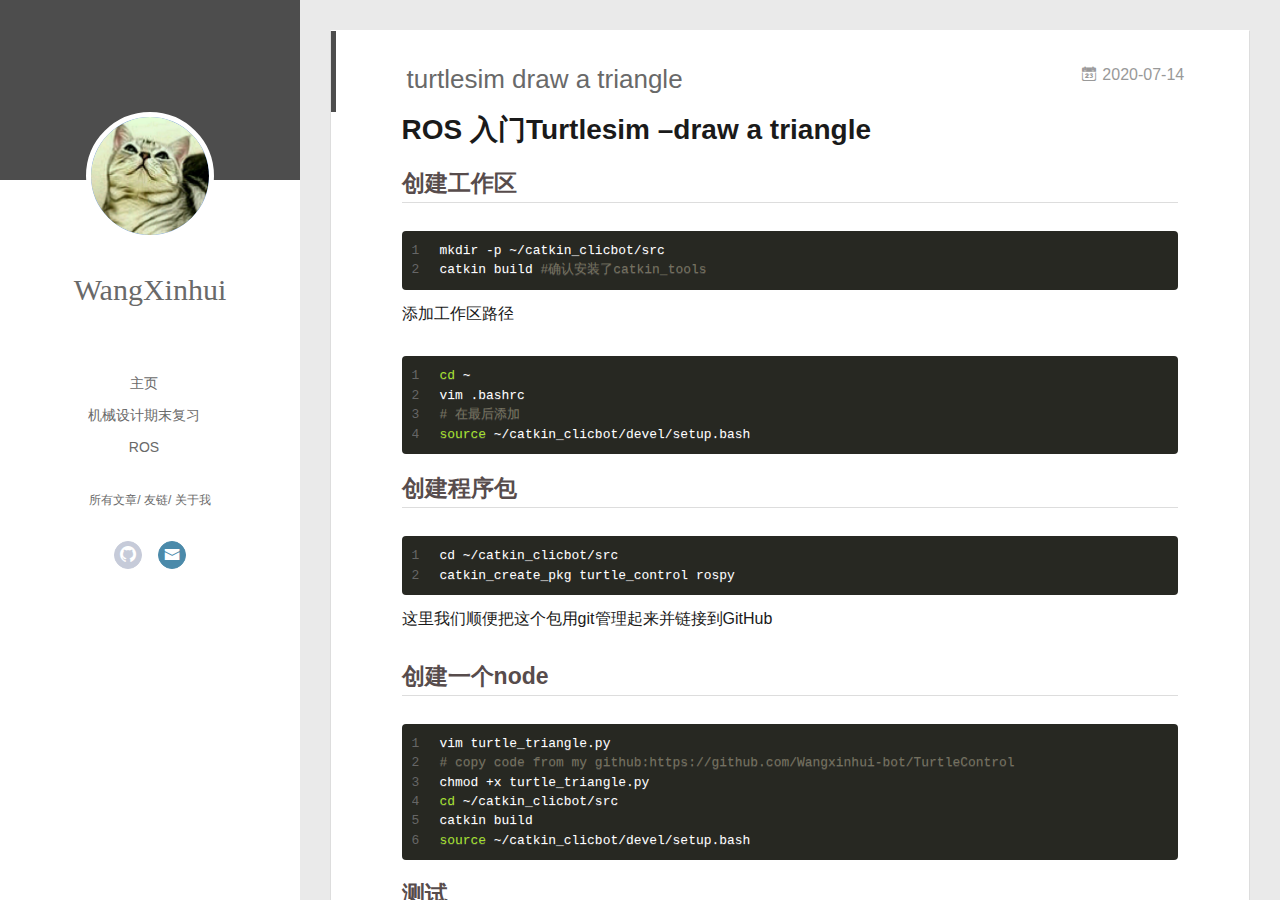
<file: index.html>
<!DOCTYPE html>
<html>
<head>
  <meta charset="utf-8">
  
  <meta name="renderer" content="webkit">
  <meta http-equiv="X-UA-Compatible" content="IE=edge" >
  <link rel="dns-prefetch" href="https://wangxinhui-bot.github.io">
  <title>欣晖的博客</title>
  <meta name="viewport" content="width=device-width, initial-scale=1, maximum-scale=1">
  <meta property="og:type" content="website">
<meta property="og:title" content="欣晖的博客">
<meta property="og:url" content="https://wangxinhui-bot.github.io/index.html">
<meta property="og:site_name" content="欣晖的博客">
<meta property="og:locale" content="zh_CN">
<meta property="article:author" content="WangXinhui">
<meta name="twitter:card" content="summary">
  
    <link rel="alternative" href="/atom.xml" title="欣晖的博客" type="application/atom+xml">
  
  
    <link rel="icon" href="/favicon.png">
  
  <link rel="stylesheet" type="text/css" href="/./main.0cf68a.css">
  <style type="text/css">
  
    #container.show {
      background: linear-gradient(200deg,#a0cfe4,#e8c37e);
    }
  </style>
  

  

<meta name="generator" content="Hexo 4.2.1"></head>

<body>
  <div id="container" q-class="show:isCtnShow">
    <canvas id="anm-canvas" class="anm-canvas"></canvas>
    <div class="left-col" q-class="show:isShow">
      
<div class="overlay" style="background: #4d4d4d"></div>
<div class="intrude-less">
	<header id="header" class="inner">
		<a href="/" class="profilepic">
			<img src="/img/my_avatar.jpg" class="js-avatar">
		</a>
		<hgroup>
		  <h1 class="header-author"><a href="/">WangXinhui</a></h1>
		</hgroup>
		

		<nav class="header-menu">
			<ul>
			
				<li><a href="/">主页</a></li>
	        
				<li><a href="/tags/%E6%9C%BA%E6%A2%B0%E8%AE%BE%E8%AE%A1%E6%9C%9F%E6%9C%AB%E5%A4%8D%E4%B9%A0/">机械设计期末复习</a></li>
	        
				<li><a href="/tags/ROS/">ROS</a></li>
	        
			</ul>
		</nav>
		<nav class="header-smart-menu">
    		
    			
    			<a q-on="click: openSlider(e, 'innerArchive')" href="javascript:void(0)">所有文章</a>
    			
            
    			
    			<a q-on="click: openSlider(e, 'friends')" href="javascript:void(0)">友链</a>
    			
            
    			
    			<a q-on="click: openSlider(e, 'aboutme')" href="javascript:void(0)">关于我</a>
    			
            
		</nav>
		<nav class="header-nav">
			<div class="social">
				
					<a class="github" target="_blank" href="https://github.com/Wangxinhui-bot/" title="github"><i class="icon-github"></i></a>
		        
					<a class="mail" target="_blank" href="mailto:xinhui-w17@mails.tsinghua.edu.cn" title="mail"><i class="icon-mail"></i></a>
		        
			</div>
		</nav>
	</header>		
</div>

    </div>
    <div class="mid-col" q-class="show:isShow,hide:isShow|isFalse">
      
<nav id="mobile-nav">
  	<div class="overlay js-overlay" style="background: #4d4d4d"></div>
	<div class="btnctn js-mobile-btnctn">
  		<div class="slider-trigger list" q-on="click: openSlider(e)"><i class="icon icon-sort"></i></div>
	</div>
	<div class="intrude-less">
		<header id="header" class="inner">
			<div class="profilepic">
				<img src="/img/my_avatar.jpg" class="js-avatar">
			</div>
			<hgroup>
			  <h1 class="header-author js-header-author">WangXinhui</h1>
			</hgroup>
			
			
			
				
			
				
			
				
			
			
			
			<nav class="header-nav">
				<div class="social">
					
						<a class="github" target="_blank" href="https://github.com/Wangxinhui-bot/" title="github"><i class="icon-github"></i></a>
			        
						<a class="mail" target="_blank" href="mailto:xinhui-w17@mails.tsinghua.edu.cn" title="mail"><i class="icon-mail"></i></a>
			        
				</div>
			</nav>

			<nav class="header-menu js-header-menu">
				<ul style="width: 70%">
				
				
					<li style="width: 33.333333333333336%"><a href="/">主页</a></li>
		        
					<li style="width: 33.333333333333336%"><a href="/tags/%E6%9C%BA%E6%A2%B0%E8%AE%BE%E8%AE%A1%E6%9C%9F%E6%9C%AB%E5%A4%8D%E4%B9%A0/">机械设计期末复习</a></li>
		        
					<li style="width: 33.333333333333336%"><a href="/tags/ROS/">ROS</a></li>
		        
				</ul>
			</nav>
		</header>				
	</div>
	<div class="mobile-mask" style="display:none" q-show="isShow"></div>
</nav>

      <div id="wrapper" class="body-wrap">
        <div class="menu-l">
          <div class="canvas-wrap">
            <canvas data-colors="#eaeaea" data-sectionHeight="100" data-contentId="js-content" id="myCanvas1" class="anm-canvas"></canvas>
          </div>
          <div id="js-content" class="content-ll">
            
  
    <article id="post-turtlesim-draw-a-triangle" class="article article-type-post  article-index" itemscope itemprop="blogPost">
  <div class="article-inner">
    
      <header class="article-header">
        
  
    <h1 itemprop="name">
      <a class="article-title" href="/2020/07/14/turtlesim-draw-a-triangle/">turtlesim draw a triangle</a>
    </h1>
  

        
        <a href="/2020/07/14/turtlesim-draw-a-triangle/" class="archive-article-date">
  	<time datetime="2020-07-14T02:02:05.000Z" itemprop="datePublished"><i class="icon-calendar icon"></i>2020-07-14</time>
</a>
        
      </header>
    
    <div class="article-entry" itemprop="articleBody">
      
        <h1 id="ROS-入门Turtlesim-–draw-a-triangle"><a href="#ROS-入门Turtlesim-–draw-a-triangle" class="headerlink" title="ROS 入门Turtlesim –draw a triangle"></a>ROS 入门Turtlesim –draw a triangle</h1><h2 id="创建工作区"><a href="#创建工作区" class="headerlink" title="创建工作区"></a>创建工作区</h2><figure class="highlight sh"><table><tr><td class="gutter"><pre><span class="line">1</span><br><span class="line">2</span><br></pre></td><td class="code"><pre><span class="line">mkdir -p ~/catkin_clicbot/src</span><br><span class="line">catkin build <span class="comment">#确认安装了catkin_tools</span></span><br></pre></td></tr></table></figure>

<p>添加工作区路径</p>
<figure class="highlight sh"><table><tr><td class="gutter"><pre><span class="line">1</span><br><span class="line">2</span><br><span class="line">3</span><br><span class="line">4</span><br></pre></td><td class="code"><pre><span class="line"><span class="built_in">cd</span> ~</span><br><span class="line">vim .bashrc</span><br><span class="line"><span class="comment"># 在最后添加</span></span><br><span class="line"><span class="built_in">source</span> ~/catkin_clicbot/devel/setup.bash</span><br></pre></td></tr></table></figure>

<h2 id="创建程序包"><a href="#创建程序包" class="headerlink" title="创建程序包"></a>创建程序包</h2><figure class="highlight plain"><table><tr><td class="gutter"><pre><span class="line">1</span><br><span class="line">2</span><br></pre></td><td class="code"><pre><span class="line">cd ~&#x2F;catkin_clicbot&#x2F;src</span><br><span class="line">catkin_create_pkg turtle_control rospy</span><br></pre></td></tr></table></figure>

<p>这里我们顺便把这个包用git管理起来并链接到GitHub</p>
<h2 id="创建一个node"><a href="#创建一个node" class="headerlink" title="创建一个node"></a>创建一个node</h2><figure class="highlight sh"><table><tr><td class="gutter"><pre><span class="line">1</span><br><span class="line">2</span><br><span class="line">3</span><br><span class="line">4</span><br><span class="line">5</span><br><span class="line">6</span><br></pre></td><td class="code"><pre><span class="line">vim turtle_triangle.py</span><br><span class="line"><span class="comment"># copy code from my github:https://github.com/Wangxinhui-bot/TurtleControl</span></span><br><span class="line">chmod +x turtle_triangle.py</span><br><span class="line"><span class="built_in">cd</span> ~/catkin_clicbot/src</span><br><span class="line">catkin build</span><br><span class="line"><span class="built_in">source</span> ~/catkin_clicbot/devel/setup.bash</span><br></pre></td></tr></table></figure>

<h2 id="测试"><a href="#测试" class="headerlink" title="测试"></a>测试</h2><figure class="highlight sh"><table><tr><td class="gutter"><pre><span class="line">1</span><br><span class="line">2</span><br><span class="line">3</span><br></pre></td><td class="code"><pre><span class="line">roscore</span><br><span class="line">rosrun turtlesim turtlesim_node <span class="comment">#in new terminal</span></span><br><span class="line">rosrun turtle_control turle_triangle.py <span class="comment">#in new terminal</span></span><br></pre></td></tr></table></figure>


      

      
    </div>
    <div class="article-info article-info-index">
      
      
	<div class="article-tag tagcloud">
		<i class="icon-price-tags icon"></i>
		<ul class="article-tag-list">
			 
        		<li class="article-tag-list-item">
        			<a href="javascript:void(0)" class="js-tag article-tag-list-link color4">ROS</a>
        		</li>
      		
		</ul>
	</div>

      

      
        <p class="article-more-link">
          <a class="article-more-a" href="/2020/07/14/turtlesim-draw-a-triangle/">展开全文 >></a>
        </p>
      

      
      <div class="clearfix"></div>
    </div>
  </div>
</article>

<aside class="wrap-side-operation">
    <div class="mod-side-operation">
        
        <div class="jump-container" id="js-jump-container" style="display:none;">
            <a href="javascript:void(0)" class="mod-side-operation__jump-to-top">
                <i class="icon-font icon-back"></i>
            </a>
            <div id="js-jump-plan-container" class="jump-plan-container" style="top: -11px;">
                <i class="icon-font icon-plane jump-plane"></i>
            </div>
        </div>
        
        
    </div>
</aside>




<!-- 目录内容 -->

<!-- 目录内容结束 -->
  
    <article id="post-机械系统传动零件设计" class="article article-type-post  article-index" itemscope itemprop="blogPost">
  <div class="article-inner">
    
      <header class="article-header">
        
  
    <h1 itemprop="name">
      <a class="article-title" href="/2020/07/07/%E6%9C%BA%E6%A2%B0%E7%B3%BB%E7%BB%9F%E4%BC%A0%E5%8A%A8%E9%9B%B6%E4%BB%B6%E8%AE%BE%E8%AE%A1/">机械系统传动零件设计</a>
    </h1>
  

        
        <a href="/2020/07/07/%E6%9C%BA%E6%A2%B0%E7%B3%BB%E7%BB%9F%E4%BC%A0%E5%8A%A8%E9%9B%B6%E4%BB%B6%E8%AE%BE%E8%AE%A1/" class="archive-article-date">
  	<time datetime="2020-07-07T10:06:19.000Z" itemprop="datePublished"><i class="icon-calendar icon"></i>2020-07-07</time>
</a>
        
      </header>
    
    <div class="article-entry" itemprop="articleBody">
      
        <h1 id="机械系统传动零件设计"><a href="#机械系统传动零件设计" class="headerlink" title="机械系统传动零件设计"></a>机械系统传动零件设计</h1><h2 id="2-1-传动总论及机械传动方案的设计"><a href="#2-1-传动总论及机械传动方案的设计" class="headerlink" title="2.1 传动总论及机械传动方案的设计"></a>2.1 传动总论及机械传动方案的设计</h2><h3 id="2-1-1-传动系统功用和类型"><a href="#2-1-1-传动系统功用和类型" class="headerlink" title="2.1.1 传动系统功用和类型"></a>2.1.1 传动系统功用和类型</h3><p>功能：</p>
<blockquote>
<p>传递动力</p>
<p>传递运动</p>
<p>分配运动和动力</p>
</blockquote>
<h3 id="2-1-2-机械传动设计一般原则"><a href="#2-1-2-机械传动设计一般原则" class="headerlink" title="2.1.2 机械传动设计一般原则"></a>2.1.2 机械传动设计一般原则</h3><h4 id="1-功率"><a href="#1-功率" class="headerlink" title="1.功率"></a>1.功率</h4><p>传动功率和效率排行</p>
<p>齿轮&gt;涡轮&gt;链传动&gt;带传动&gt;螺旋传动</p>
<p>蜗杆传动易发热功率不宜过大</p>
<h4 id="2-外形尺寸和质量"><a href="#2-外形尺寸和质量" class="headerlink" title="2.外形尺寸和质量"></a>2.外形尺寸和质量</h4><p>中心距</p>
<p>传动比小时蜗杆尺寸和质量小</p>
<p>传动比大可以用齿轮，如行星齿轮、谐波齿轮等</p>
<h3 id="3-安全要求和经济要求"><a href="#3-安全要求和经济要求" class="headerlink" title="3.安全要求和经济要求"></a>3.安全要求和经济要求</h3><p>传动链尽可能简单，简短，合理的使用寿命</p>
<h3 id="2-1-3机械传动系统的运动和动力学计算"><a href="#2-1-3机械传动系统的运动和动力学计算" class="headerlink" title="2.1.3机械传动系统的运动和动力学计算"></a>2.1.3机械传动系统的运动和动力学计算</h3><h4 id="转速和圆周速度"><a href="#转速和圆周速度" class="headerlink" title="转速和圆周速度"></a>转速和圆周速度</h4><p>$v = \frac{\pi{dn}}{60\times{1000}}$</p>
<h4 id="传动比"><a href="#传动比" class="headerlink" title="传动比"></a>传动比</h4><p>$i =\frac{n_1}{n_2}$</p>
<p>输入转速比输出转速</p>
<h4 id="功率"><a href="#功率" class="headerlink" title="功率"></a>功率</h4><p>$P_o = \frac{Fv}{1000}$</p>
<p>$P_o = \frac{Tn}{9.55\times{10^6}}$</p>
<h4 id="机械效率"><a href="#机械效率" class="headerlink" title="机械效率"></a>机械效率</h4><p>$\eta = \frac{P_o}{P_i}\times{100%}$</p>
<h3 id="习题内容"><a href="#习题内容" class="headerlink" title="习题内容"></a>习题内容</h3><p>主要是计算总体的机械效率、总传动比、某一轴上转矩</p>
<h2 id="2-2-V带传动设计"><a href="#2-2-V带传动设计" class="headerlink" title="2.2 V带传动设计"></a>2.2 V带传动设计</h2><h3 id="2-2-1-V带传动主要几何尺寸及国家标准"><a href="#2-2-1-V带传动主要几何尺寸及国家标准" class="headerlink" title="2.2.1 V带传动主要几何尺寸及国家标准"></a>2.2.1 V带传动主要几何尺寸及国家标准</h3><h4 id="截面尺寸"><a href="#截面尺寸" class="headerlink" title="截面尺寸"></a>截面尺寸</h4><p>Y、Z、A、B、C、D、E，带楔角40°</p>
<h4 id="带轮基准直径"><a href="#带轮基准直径" class="headerlink" title="带轮基准直径"></a>带轮基准直径</h4><p>$i = \frac{d_d2}{d_d1}$</p>
<h4 id="V带基准长度"><a href="#V带基准长度" class="headerlink" title="V带基准长度"></a>V带基准长度</h4><p>带长修正系数</p>
<h4 id="中心距和包角"><a href="#中心距和包角" class="headerlink" title="中心距和包角"></a>中心距和包角</h4><p>一般要求包角大于120°</p>
<h3 id="2-2-2-V带传动的工作原理"><a href="#2-2-2-V带传动的工作原理" class="headerlink" title="2.2.2 V带传动的工作原理"></a>2.2.2 V带传动的工作原理</h3><h4 id="带上的力"><a href="#带上的力" class="headerlink" title="带上的力"></a>带上的力</h4><p>$ F_e = F_1 -F_2$</p>
<p>$ 2F_0 = F_1 +F_2$</p>
<p>$ P = \frac{F_ev}{1000}$</p>
<p>$F_0$为初拉力</p>
<h4 id="弹性滑动和打滑"><a href="#弹性滑动和打滑" class="headerlink" title="弹性滑动和打滑"></a>弹性滑动和打滑</h4><p>弹性滑动影响</p>
<blockquote>
<p>带传动圆周速度损失</p>
<p>降低传动效率</p>
<p>引起温升和磨损，降低寿命</p>
</blockquote>
<p>打滑</p>
<p>微元分析可得$F_{emax} =F_1(1-\frac{1}{e^{f\alpha}})$</p>
<h4 id="应力和失效"><a href="#应力和失效" class="headerlink" title="应力和失效"></a>应力和失效</h4><p>疲劳断裂和磨损打滑</p>
<h3 id="2-2-3-单根V带的额定功率"><a href="#2-2-3-单根V带的额定功率" class="headerlink" title="2.2.3 单根V带的额定功率"></a>2.2.3 单根V带的额定功率</h3><p>$[\sigma]^mN = C$</p>
<p>$N=\frac{3600vz_pt}{L_d} z_p带轮数一般取2;t使用寿命，h$</p>
<p>$P_0 = \frac{F_{emax}v}{1000}$</p>
<p>$额定功率P_r = (P_0+\Delta{P_0})K_\alpha{K_L}$</p>
<p>$z = \frac{P_ca}{P_r} = \frac{K_AP_ca}{P_r}$</p>
<h3 id="2-2-4-设计举例"><a href="#2-2-4-设计举例" class="headerlink" title="2.2.4 设计举例"></a>2.2.4 设计举例</h3><p>主要参考p43 例2-2</p>
<h3 id="2-2-5-张紧装置"><a href="#2-2-5-张紧装置" class="headerlink" title="2.2.5 张紧装置"></a>2.2.5 张紧装置</h3><h2 id="2-3链传动设计"><a href="#2-3链传动设计" class="headerlink" title="2.3链传动设计"></a>2.3链传动设计</h2><h3 id="2-3-1传动链与链轮"><a href="#2-3-1传动链与链轮" class="headerlink" title="2.3.1传动链与链轮"></a>2.3.1传动链与链轮</h3><p>结构特性尺寸：</p>
<blockquote>
<p>链的节距，p越大，链尺寸和传递能力越高</p>
<p>链节数，取偶数便于连接</p>
</blockquote>
<h3 id="2-3-3链传动设计"><a href="#2-3-3链传动设计" class="headerlink" title="2.3.3链传动设计"></a>2.3.3链传动设计</h3><p><strong>受力分析：</strong></p>
<p>紧边拉力： $F_1 = F_e + F_c +F_f$</p>
<p>松边拉力：$F_2 = F_c +F_f$</p>
<p>Fe是工作拉力，Fc是离心拉力，Ff垂度拉力</p>
<p><strong>失效形式：</strong></p>
<blockquote>
<p>链的疲劳破坏:交变应力进过一定循环次数后出现点蚀，所以疲劳强度是承载能力的关键</p>
<p>铰链磨损：</p>
<p>链条胶合</p>
<p>静力破坏</p>
</blockquote>
<p><strong>极限功率：</strong></p>
<p><strong>链传动的额定功率曲线：</strong></p>
<p>$P_{ca} = K_AP\leq K_zK_pP_0$</p>
<p>$K_A工作情况系数、K_Z小链轮齿数系数、K_p多排链的排数系数$</p>
<p><strong>链传动的润滑设计：</strong></p>
<h3 id="2-3-4滚子链传动设计举例"><a href="#2-3-4滚子链传动设计举例" class="headerlink" title="2.3.4滚子链传动设计举例"></a>2.3.4滚子链传动设计举例</h3><p>教材p54</p>
<h3 id="2-3-5链传动的张紧"><a href="#2-3-5链传动的张紧" class="headerlink" title="2.3.5链传动的张紧"></a>2.3.5链传动的张紧</h3><h2 id="2-4-齿轮传动设计"><a href="#2-4-齿轮传动设计" class="headerlink" title="2.4 齿轮传动设计"></a>2.4 齿轮传动设计</h2><h3 id="2-4-1-齿轮传动的受力分析"><a href="#2-4-1-齿轮传动的受力分析" class="headerlink" title="2.4.1 齿轮传动的受力分析"></a>2.4.1 齿轮传动的受力分析</h3><p>$T_{ca} = KT =K_AK_vK_{\alpha}K_{\beta}T$</p>
<p>几个K分别表示使用系数、动载系数、载荷分配系数、齿向载荷分配系数</p>
<p><strong>齿轮啮合力的计算</strong></p>
<p>直齿圆柱齿轮</p>
<p>切向力$F_{t1}=\frac{2T_1}{d_1}=F_{t2}$</p>
<p>径向力$F_{r1}=F_{t1}tan\alpha=F_{r2}$</p>
<p>斜齿圆柱齿轮</p>
<p>切向力$F_{t1}=\frac{2T_1}{d_1}=F_{t2}$</p>
<p>径向力$F_{r1}=\frac{F_{t1}tan\alpha}{cos\beta}=F_{r2}$</p>
<p>轴向力$F_{a1}=F_{t1}tan\beta=F_{a2}$</p>
<h3 id="2-4-2齿轮失效方式和设计准则"><a href="#2-4-2齿轮失效方式和设计准则" class="headerlink" title="2.4.2齿轮失效方式和设计准则"></a>2.4.2齿轮失效方式和设计准则</h3><p><strong>轮齿整体失效</strong></p>
<p>轮齿疲劳断裂</p>
<p><strong>齿面失效</strong></p>
<p>点蚀、胶合、磨损、塑性变形</p>
<h3 id="2-4-3常用材料和热处理"><a href="#2-4-3常用材料和热处理" class="headerlink" title="2.4.3常用材料和热处理"></a>2.4.3常用材料和热处理</h3><p>要求：</p>
<blockquote>
<p>工作要求</p>
<p>工艺性要求、大尺寸需要毛坯用铸造材料比较好</p>
</blockquote>
<h3 id="2-4-4齿轮传动的精度"><a href="#2-4-4齿轮传动的精度" class="headerlink" title="2.4.4齿轮传动的精度"></a>2.4.4齿轮传动的精度</h3><h3 id="2-4-5齿轮传动的疲劳强度设计"><a href="#2-4-5齿轮传动的疲劳强度设计" class="headerlink" title="2.4.5齿轮传动的疲劳强度设计"></a>2.4.5齿轮传动的疲劳强度设计</h3><p><strong>1.弯曲疲劳强度计算</strong></p>
<p>$\sigma_F=Y_{Fa}\frac{F_t}{bm}$</p>
<p>YFa是齿形系数</p>
<p><strong>2.标准直齿圆柱齿轮的弯曲强度计算</strong></p>
<p>$\sigma_F=\frac{2KT_1}{bd_1m}Y_{FS}\leq[\sigma_F]$</p>
<p>YFs=YFaYSa</p>
<p>YSa是应力集中系数、YFs是复合齿形系数</p>
<p>引入齿宽系数$\phi_d=\frac{b}{d}$使得设计公式中只有一个变量</p>
<p><strong>3.斜齿圆柱齿轮的弯曲疲劳强度计算</strong></p>
<p>$\sigma_F=\frac{KT_1}{bd_1m}Y_{FS}Y_{\beta}\leq[\sigma_F]$</p>
<p><strong>齿轮接触疲劳强度计算</strong></p>
<p>$\sigma_H=Z_EZ_H\sqrt{\frac{2KT_1}{bd_1^2}\frac{u+-1}{u}}$</p>
<h2 id="2-5-蜗杆传动设计"><a href="#2-5-蜗杆传动设计" class="headerlink" title="2.5 蜗杆传动设计"></a>2.5 蜗杆传动设计</h2><h3 id="2-5-1与齿轮传动的主要区别"><a href="#2-5-1与齿轮传动的主要区别" class="headerlink" title="2.5.1与齿轮传动的主要区别"></a>2.5.1与齿轮传动的主要区别</h3><p>交错轴布置，有相对大的滑动速度vs</p>
<h3 id="2-5-2受力分析"><a href="#2-5-2受力分析" class="headerlink" title="2.5.2受力分析"></a>2.5.2受力分析</h3><p>$T_2=T_1i\eta_1$</p>
<p>蜗杆主动$\eta_1=\frac{tan\gamma}{tan(\gamma+\phi_v)}$</p>
<p>蜗轮主动$\eta_1=\frac{tan(\gamma-\phi_v)}{tan\gamma}$</p>
<p><strong>方向</strong></p>
<p>蜗杆主动、切向力阻力与圆周速度方向相反；蜗杆轴向力可以用斜齿轮的左右手法则</p>
<h3 id="2-5-3蜗杆传动的失效形式及常用材料"><a href="#2-5-3蜗杆传动的失效形式及常用材料" class="headerlink" title="2.5.3蜗杆传动的失效形式及常用材料"></a>2.5.3蜗杆传动的失效形式及常用材料</h3><p><strong>蜗杆材料</strong></p>
<p>蜗杆齿面的硬度比涡轮齿面要求高，常需要进行热处理提高表面硬度。</p>
<p><strong>涡轮材料</strong></p>
<p>要求与蜗杆配对具有良好减摩性能的材料。</p>
<h3 id="2-5-4蜗杆传动的工作能力设计"><a href="#2-5-4蜗杆传动的工作能力设计" class="headerlink" title="2.5.4蜗杆传动的工作能力设计"></a>2.5.4蜗杆传动的工作能力设计</h3><p><strong>弯曲疲劳强度计算</strong></p>
<p>代入斜齿轮弯曲疲劳强度计算公式：</p>
<p>$\sigma_F=\frac{1.53KT_2}{d_1d_2mcos\gamma}Y_{Fa2}Y_{\beta}$</p>
<p><strong>涡轮接触疲劳应力计算</strong></p>
<p>$\sigma_H = Z_E\sqrt{\frac{9KT_2}{d_1d_2}}$</p>
<p><strong>蜗杆刚度校核</strong></p>
<p>$y=\frac{\sqrt{F_{t1}^2+F_{t2}^2}}{48EI}l^3$</p>
<h3 id="2-5-4主要参数选择与设计举例"><a href="#2-5-4主要参数选择与设计举例" class="headerlink" title="2.5.4主要参数选择与设计举例"></a>2.5.4主要参数选择与设计举例</h3><p>蜗杆头数z1与涡轮齿数z2</p>
<p>中心距</p>
<p>导程角</p>
<p>涡轮变位</p>
<h2 id="2-6螺旋传动设计"><a href="#2-6螺旋传动设计" class="headerlink" title="2.6螺旋传动设计"></a>2.6螺旋传动设计</h2><h3 id="2-6-1螺纹主要参数"><a href="#2-6-1螺纹主要参数" class="headerlink" title="2.6.1螺纹主要参数"></a>2.6.1螺纹主要参数</h3><p>大径d，小径d1，中径d2(用于计算，牙厚等于槽宽)，螺距P，线数n，导程S，螺纹升角$\gamma$，旋向：左旋和右旋</p>
<h3 id="2-6-2受力、失效和材料"><a href="#2-6-2受力、失效和材料" class="headerlink" title="2.6.2受力、失效和材料"></a>2.6.2受力、失效和材料</h3><p>根据耐磨性计算螺杆直径，校核螺母和螺杆强度，大长径比和自锁要求还应该检查稳定性和自锁性能。</p>
<h3 id="2-6-3工作能力设计"><a href="#2-6-3工作能力设计" class="headerlink" title="2.6.3工作能力设计"></a>2.6.3工作能力设计</h3><p><strong>耐磨性计算</strong></p>
<p>$p = \frac{FP}{\pi{d_2}hH}\leq{[p]}$</p>
<p>方便计算取高径比$\phi =\frac{H}{d}$</p>
<p>$d\geq\sqrt{\frac{FP}{\pi{h}\phi{[p]}}}$</p>
<p><strong>强度计算</strong></p>
<p>第三强度准则</p>
<p><strong>压杆稳定性计算</strong></p>
<p><strong>自锁能力</strong></p>
<p><strong>传动效率</strong></p>
<h3 id="2-4-3一般步骤"><a href="#2-4-3一般步骤" class="headerlink" title="2.4.3一般步骤"></a>2.4.3一般步骤</h3><p>选定螺纹类型，确定牙型角和高径比</p>
<p>选择材料，查到许用压力和摩擦系数</p>
<p>从耐磨性出发选择中径</p>
<p>选择螺距，校核自锁性能</p>
<p>计算螺母高度</p>
<p>计算旋合圈数Z</p>
<p>校核强度，不满足加大螺距或中径</p>
<p>受压螺杆校核稳定性</p>

      

      
    </div>
    <div class="article-info article-info-index">
      
      
	<div class="article-tag tagcloud">
		<i class="icon-price-tags icon"></i>
		<ul class="article-tag-list">
			 
        		<li class="article-tag-list-item">
        			<a href="javascript:void(0)" class="js-tag article-tag-list-link color4">机械设计期末复习</a>
        		</li>
      		
		</ul>
	</div>

      

      
        <p class="article-more-link">
          <a class="article-more-a" href="/2020/07/07/%E6%9C%BA%E6%A2%B0%E7%B3%BB%E7%BB%9F%E4%BC%A0%E5%8A%A8%E9%9B%B6%E4%BB%B6%E8%AE%BE%E8%AE%A1/">展开全文 >></a>
        </p>
      

      
      <div class="clearfix"></div>
    </div>
  </div>
</article>

<aside class="wrap-side-operation">
    <div class="mod-side-operation">
        
        <div class="jump-container" id="js-jump-container" style="display:none;">
            <a href="javascript:void(0)" class="mod-side-operation__jump-to-top">
                <i class="icon-font icon-back"></i>
            </a>
            <div id="js-jump-plan-container" class="jump-plan-container" style="top: -11px;">
                <i class="icon-font icon-plane jump-plane"></i>
            </div>
        </div>
        
        
    </div>
</aside>




<!-- 目录内容 -->

<!-- 目录内容结束 -->
  
    <article id="post-机械零部件设计概述" class="article article-type-post  article-index" itemscope itemprop="blogPost">
  <div class="article-inner">
    
      <header class="article-header">
        
  
    <h1 itemprop="name">
      <a class="article-title" href="/2020/07/06/%E6%9C%BA%E6%A2%B0%E9%9B%B6%E9%83%A8%E4%BB%B6%E8%AE%BE%E8%AE%A1%E6%A6%82%E8%BF%B0/">机械零部件设计概述</a>
    </h1>
  

        
        <a href="/2020/07/06/%E6%9C%BA%E6%A2%B0%E9%9B%B6%E9%83%A8%E4%BB%B6%E8%AE%BE%E8%AE%A1%E6%A6%82%E8%BF%B0/" class="archive-article-date">
  	<time datetime="2020-07-06T09:20:05.000Z" itemprop="datePublished"><i class="icon-calendar icon"></i>2020-07-06</time>
</a>
        
      </header>
    
    <div class="article-entry" itemprop="articleBody">
      
        <h1 id="机械零部件设计概述"><a href="#机械零部件设计概述" class="headerlink" title="机械零部件设计概述"></a>机械零部件设计概述</h1><h2 id="1-1机械零部件设计的要求"><a href="#1-1机械零部件设计的要求" class="headerlink" title="1.1机械零部件设计的要求"></a>1.1机械零部件设计的要求</h2><p>性能要求</p>
<blockquote>
<p>强度要求</p>
<p>刚度要求</p>
<p>寿命要求</p>
</blockquote>
<p>工艺性要求</p>
<p>经济性要求</p>
<h2 id="1-2工作能力设计的基本方法"><a href="#1-2工作能力设计的基本方法" class="headerlink" title="1.2工作能力设计的基本方法"></a>1.2工作能力设计的基本方法</h2><blockquote>
<p>强度准则</p>
<p>刚度准则</p>
<p>振动稳定性准则</p>
<p>耐热性准则</p>
<p>寿命准则</p>
</blockquote>
<h2 id="1-3强度设计"><a href="#1-3强度设计" class="headerlink" title="1.3强度设计"></a>1.3强度设计</h2><p>1.静强度设计（材料力学）</p>
<h3 id="1-3-2-疲劳强度设计"><a href="#1-3-2-疲劳强度设计" class="headerlink" title="1.3.2.疲劳强度设计"></a>1.3.2.疲劳强度设计</h3><p>特征：</p>
<blockquote>
<p>在交变应力作用下，零件可能在远低于屈服强度条件下破坏</p>
<p>无论脆性材料还是塑性材料，疲劳断裂表现为无显著塑性变形的脆性断裂</p>
<p>疲劳失效是一个累积损伤的过程，经过裂纹的萌生和扩展</p>
<p>复杂现象，没有普适规律，有实验规律</p>
<p>疲劳实验是必要的</p>
</blockquote>
<p>变应力类型及表征</p>
<figure class="highlight plain"><table><tr><td class="gutter"><pre><span class="line">1</span><br><span class="line">2</span><br><span class="line">3</span><br><span class="line">4</span><br><span class="line">5</span><br><span class="line">6</span><br><span class="line">7</span><br></pre></td><td class="code"><pre><span class="line">graph LR</span><br><span class="line">A[变应力]--&gt;B[循环变应力]</span><br><span class="line">A--&gt;C[随机变应力]</span><br><span class="line">B--&gt;D[稳定循环变应力]</span><br><span class="line">D--&gt;E[对称循环变应力]</span><br><span class="line">D--&gt;F[脉动循环变应力]</span><br><span class="line">D--&gt;G[非对称循环变应力]</span><br></pre></td></tr></table></figure>

<p>特性系数$r=\frac{\sigma_{min}}{\sigma_{max}}$</p>
<p>极限应力与循环次数的关系</p>
<p>$\sigma^m_{rN}N = \sigma^m_rN_0 = C$</p>
<p>接触疲劳强度 赫兹公式</p>
<p>$\sigma_H = \sqrt{\frac{F}{4\pi}\frac{\frac{1}{\rho_1}\pm\frac{1}{\rho_2}}{\frac{1-\mu^2_1}{E_1}+\frac{1-\mu^2_2}{E_2}}}$</p>
<p>其中加号表示外接触减号表示内接触</p>
<h2 id="1-4材料选择"><a href="#1-4材料选择" class="headerlink" title="1.4材料选择"></a>1.4材料选择</h2><p>选择原则：</p>
<blockquote>
<p>使用功能要求</p>
<p>加工工艺要求</p>
<p>经济性要求</p>
</blockquote>
<h2 id="1-5标准化"><a href="#1-5标准化" class="headerlink" title="1.5标准化"></a>1.5标准化</h2><blockquote>
<p>零部件标准 螺栓、螺母、垫圈、滚动轴承</p>
<p>结构要素标准 螺纹、齿轮齿廓、花键</p>
<p>材料标准</p>
<p>检验标准 尺寸精度、形状与位置精度、表面形貌、表面硬度</p>
<p>设计方法标准 </p>
<p>表达方法标准</p>
</blockquote>

      

      
    </div>
    <div class="article-info article-info-index">
      
      
	<div class="article-tag tagcloud">
		<i class="icon-price-tags icon"></i>
		<ul class="article-tag-list">
			 
        		<li class="article-tag-list-item">
        			<a href="javascript:void(0)" class="js-tag article-tag-list-link color4">机械设计期末复习</a>
        		</li>
      		
		</ul>
	</div>

      

      
        <p class="article-more-link">
          <a class="article-more-a" href="/2020/07/06/%E6%9C%BA%E6%A2%B0%E9%9B%B6%E9%83%A8%E4%BB%B6%E8%AE%BE%E8%AE%A1%E6%A6%82%E8%BF%B0/">展开全文 >></a>
        </p>
      

      
      <div class="clearfix"></div>
    </div>
  </div>
</article>

<aside class="wrap-side-operation">
    <div class="mod-side-operation">
        
        <div class="jump-container" id="js-jump-container" style="display:none;">
            <a href="javascript:void(0)" class="mod-side-operation__jump-to-top">
                <i class="icon-font icon-back"></i>
            </a>
            <div id="js-jump-plan-container" class="jump-plan-container" style="top: -11px;">
                <i class="icon-font icon-plane jump-plane"></i>
            </div>
        </div>
        
        
    </div>
</aside>




<!-- 目录内容 -->

<!-- 目录内容结束 -->
  
    <article id="post-my-first-blog" class="article article-type-post  article-index" itemscope itemprop="blogPost">
  <div class="article-inner">
    
      <header class="article-header">
        
  
    <h1 itemprop="name">
      <a class="article-title" href="/2020/07/06/my-first-blog/">my_first_blog</a>
    </h1>
  

        
        <a href="/2020/07/06/my-first-blog/" class="archive-article-date">
  	<time datetime="2020-07-06T07:41:28.000Z" itemprop="datePublished"><i class="icon-calendar icon"></i>2020-07-06</time>
</a>
        
      </header>
    
    <div class="article-entry" itemprop="articleBody">
      
        <h1 id="这是一个测试文件"><a href="#这是一个测试文件" class="headerlink" title="这是一个测试文件"></a>这是一个测试文件</h1>
      

      
    </div>
    <div class="article-info article-info-index">
      
      
	<div class="article-tag tagcloud">
		<i class="icon-price-tags icon"></i>
		<ul class="article-tag-list">
			 
        		<li class="article-tag-list-item">
        			<a href="javascript:void(0)" class="js-tag article-tag-list-link color5">test</a>
        		</li>
      		
		</ul>
	</div>

      

      
        <p class="article-more-link">
          <a class="article-more-a" href="/2020/07/06/my-first-blog/">展开全文 >></a>
        </p>
      

      
      <div class="clearfix"></div>
    </div>
  </div>
</article>

<aside class="wrap-side-operation">
    <div class="mod-side-operation">
        
        <div class="jump-container" id="js-jump-container" style="display:none;">
            <a href="javascript:void(0)" class="mod-side-operation__jump-to-top">
                <i class="icon-font icon-back"></i>
            </a>
            <div id="js-jump-plan-container" class="jump-plan-container" style="top: -11px;">
                <i class="icon-font icon-plane jump-plane"></i>
            </div>
        </div>
        
        
    </div>
</aside>




<!-- 目录内容 -->

<!-- 目录内容结束 -->
  
    <article id="post-hello-world" class="article article-type-post  article-index" itemscope itemprop="blogPost">
  <div class="article-inner">
    
      <header class="article-header">
        
  
    <h1 itemprop="name">
      <a class="article-title" href="/2020/07/06/hello-world/">Hello World</a>
    </h1>
  

        
        <a href="/2020/07/06/hello-world/" class="archive-article-date">
  	<time datetime="2020-07-06T07:25:14.286Z" itemprop="datePublished"><i class="icon-calendar icon"></i>2020-07-06</time>
</a>
        
      </header>
    
    <div class="article-entry" itemprop="articleBody">
      
        <p>Welcome to <a href="https://hexo.io/" target="_blank" rel="noopener">Hexo</a>! This is your very first post. Check <a href="https://hexo.io/docs/" target="_blank" rel="noopener">documentation</a> for more info. If you get any problems when using Hexo, you can find the answer in <a href="https://hexo.io/docs/troubleshooting.html" target="_blank" rel="noopener">troubleshooting</a> or you can ask me on <a href="https://github.com/hexojs/hexo/issues" target="_blank" rel="noopener">GitHub</a>.</p>
<h2 id="Quick-Start"><a href="#Quick-Start" class="headerlink" title="Quick Start"></a>Quick Start</h2><h3 id="Create-a-new-post"><a href="#Create-a-new-post" class="headerlink" title="Create a new post"></a>Create a new post</h3><figure class="highlight bash"><table><tr><td class="gutter"><pre><span class="line">1</span><br></pre></td><td class="code"><pre><span class="line">$ hexo new <span class="string">"My New Post"</span></span><br></pre></td></tr></table></figure>

<p>More info: <a href="https://hexo.io/docs/writing.html" target="_blank" rel="noopener">Writing</a></p>
<h3 id="Run-server"><a href="#Run-server" class="headerlink" title="Run server"></a>Run server</h3><figure class="highlight bash"><table><tr><td class="gutter"><pre><span class="line">1</span><br></pre></td><td class="code"><pre><span class="line">$ hexo server</span><br></pre></td></tr></table></figure>

<p>More info: <a href="https://hexo.io/docs/server.html" target="_blank" rel="noopener">Server</a></p>
<h3 id="Generate-static-files"><a href="#Generate-static-files" class="headerlink" title="Generate static files"></a>Generate static files</h3><figure class="highlight bash"><table><tr><td class="gutter"><pre><span class="line">1</span><br></pre></td><td class="code"><pre><span class="line">$ hexo generate</span><br></pre></td></tr></table></figure>

<p>More info: <a href="https://hexo.io/docs/generating.html" target="_blank" rel="noopener">Generating</a></p>
<h3 id="Deploy-to-remote-sites"><a href="#Deploy-to-remote-sites" class="headerlink" title="Deploy to remote sites"></a>Deploy to remote sites</h3><figure class="highlight bash"><table><tr><td class="gutter"><pre><span class="line">1</span><br></pre></td><td class="code"><pre><span class="line">$ hexo deploy</span><br></pre></td></tr></table></figure>

<p>More info: <a href="https://hexo.io/docs/one-command-deployment.html" target="_blank" rel="noopener">Deployment</a></p>

      

      
    </div>
    <div class="article-info article-info-index">
      
      
      

      
        <p class="article-more-link">
          <a class="article-more-a" href="/2020/07/06/hello-world/">展开全文 >></a>
        </p>
      

      
      <div class="clearfix"></div>
    </div>
  </div>
</article>

<aside class="wrap-side-operation">
    <div class="mod-side-operation">
        
        <div class="jump-container" id="js-jump-container" style="display:none;">
            <a href="javascript:void(0)" class="mod-side-operation__jump-to-top">
                <i class="icon-font icon-back"></i>
            </a>
            <div id="js-jump-plan-container" class="jump-plan-container" style="top: -11px;">
                <i class="icon-font icon-plane jump-plane"></i>
            </div>
        </div>
        
        
    </div>
</aside>




<!-- 目录内容 -->

<!-- 目录内容结束 -->
  
  


          </div>
        </div>
      </div>
      <footer id="footer">
  <div class="outer">
    <div id="footer-info">
    	<div class="footer-left">
    		&copy; 2020 WangXinhui
    	</div>
      	<div class="footer-right">
      		<a href="http://hexo.io/" target="_blank">Hexo</a>  Theme <a href="https://github.com/litten/hexo-theme-yilia" target="_blank">Yilia</a> by Litten
      	</div>
    </div>
  </div>
</footer>
    </div>
    <script>
	var yiliaConfig = {
		mathjax: true,
		isHome: true,
		isPost: false,
		isArchive: false,
		isTag: false,
		isCategory: false,
		open_in_new: false,
		toc_hide_index: true,
		root: "/",
		innerArchive: true,
		showTags: false
	}
</script>

<script>!function(t){function n(e){if(r[e])return r[e].exports;var i=r[e]={exports:{},id:e,loaded:!1};return t[e].call(i.exports,i,i.exports,n),i.loaded=!0,i.exports}var r={};n.m=t,n.c=r,n.p="./",n(0)}([function(t,n,r){r(195),t.exports=r(191)},function(t,n,r){var e=r(3),i=r(52),o=r(27),u=r(28),c=r(53),f="prototype",a=function(t,n,r){var s,l,h,v,p=t&a.F,d=t&a.G,y=t&a.S,g=t&a.P,b=t&a.B,m=d?e:y?e[n]||(e[n]={}):(e[n]||{})[f],x=d?i:i[n]||(i[n]={}),w=x[f]||(x[f]={});d&&(r=n);for(s in r)l=!p&&m&&void 0!==m[s],h=(l?m:r)[s],v=b&&l?c(h,e):g&&"function"==typeof h?c(Function.call,h):h,m&&u(m,s,h,t&a.U),x[s]!=h&&o(x,s,v),g&&w[s]!=h&&(w[s]=h)};e.core=i,a.F=1,a.G=2,a.S=4,a.P=8,a.B=16,a.W=32,a.U=64,a.R=128,t.exports=a},function(t,n,r){var e=r(6);t.exports=function(t){if(!e(t))throw TypeError(t+" is not an object!");return t}},function(t,n){var r=t.exports="undefined"!=typeof window&&window.Math==Math?window:"undefined"!=typeof self&&self.Math==Math?self:Function("return this")();"number"==typeof __g&&(__g=r)},function(t,n){t.exports=function(t){try{return!!t()}catch(t){return!0}}},function(t,n){var r=t.exports="undefined"!=typeof window&&window.Math==Math?window:"undefined"!=typeof self&&self.Math==Math?self:Function("return this")();"number"==typeof __g&&(__g=r)},function(t,n){t.exports=function(t){return"object"==typeof t?null!==t:"function"==typeof t}},function(t,n,r){var e=r(126)("wks"),i=r(76),o=r(3).Symbol,u="function"==typeof o;(t.exports=function(t){return e[t]||(e[t]=u&&o[t]||(u?o:i)("Symbol."+t))}).store=e},function(t,n){var r={}.hasOwnProperty;t.exports=function(t,n){return r.call(t,n)}},function(t,n,r){var e=r(94),i=r(33);t.exports=function(t){return e(i(t))}},function(t,n,r){t.exports=!r(4)(function(){return 7!=Object.defineProperty({},"a",{get:function(){return 7}}).a})},function(t,n,r){var e=r(2),i=r(167),o=r(50),u=Object.defineProperty;n.f=r(10)?Object.defineProperty:function(t,n,r){if(e(t),n=o(n,!0),e(r),i)try{return u(t,n,r)}catch(t){}if("get"in r||"set"in r)throw TypeError("Accessors not supported!");return"value"in r&&(t[n]=r.value),t}},function(t,n,r){t.exports=!r(18)(function(){return 7!=Object.defineProperty({},"a",{get:function(){return 7}}).a})},function(t,n,r){var e=r(14),i=r(22);t.exports=r(12)?function(t,n,r){return e.f(t,n,i(1,r))}:function(t,n,r){return t[n]=r,t}},function(t,n,r){var e=r(20),i=r(58),o=r(42),u=Object.defineProperty;n.f=r(12)?Object.defineProperty:function(t,n,r){if(e(t),n=o(n,!0),e(r),i)try{return u(t,n,r)}catch(t){}if("get"in r||"set"in r)throw TypeError("Accessors not supported!");return"value"in r&&(t[n]=r.value),t}},function(t,n,r){var e=r(40)("wks"),i=r(23),o=r(5).Symbol,u="function"==typeof o;(t.exports=function(t){return e[t]||(e[t]=u&&o[t]||(u?o:i)("Symbol."+t))}).store=e},function(t,n,r){var e=r(67),i=Math.min;t.exports=function(t){return t>0?i(e(t),9007199254740991):0}},function(t,n,r){var e=r(46);t.exports=function(t){return Object(e(t))}},function(t,n){t.exports=function(t){try{return!!t()}catch(t){return!0}}},function(t,n,r){var e=r(63),i=r(34);t.exports=Object.keys||function(t){return e(t,i)}},function(t,n,r){var e=r(21);t.exports=function(t){if(!e(t))throw TypeError(t+" is not an object!");return t}},function(t,n){t.exports=function(t){return"object"==typeof t?null!==t:"function"==typeof t}},function(t,n){t.exports=function(t,n){return{enumerable:!(1&t),configurable:!(2&t),writable:!(4&t),value:n}}},function(t,n){var r=0,e=Math.random();t.exports=function(t){return"Symbol(".concat(void 0===t?"":t,")_",(++r+e).toString(36))}},function(t,n){var r={}.hasOwnProperty;t.exports=function(t,n){return r.call(t,n)}},function(t,n){var r=t.exports={version:"2.4.0"};"number"==typeof __e&&(__e=r)},function(t,n){t.exports=function(t){if("function"!=typeof t)throw TypeError(t+" is not a function!");return t}},function(t,n,r){var e=r(11),i=r(66);t.exports=r(10)?function(t,n,r){return e.f(t,n,i(1,r))}:function(t,n,r){return t[n]=r,t}},function(t,n,r){var e=r(3),i=r(27),o=r(24),u=r(76)("src"),c="toString",f=Function[c],a=(""+f).split(c);r(52).inspectSource=function(t){return f.call(t)},(t.exports=function(t,n,r,c){var f="function"==typeof r;f&&(o(r,"name")||i(r,"name",n)),t[n]!==r&&(f&&(o(r,u)||i(r,u,t[n]?""+t[n]:a.join(String(n)))),t===e?t[n]=r:c?t[n]?t[n]=r:i(t,n,r):(delete t[n],i(t,n,r)))})(Function.prototype,c,function(){return"function"==typeof this&&this[u]||f.call(this)})},function(t,n,r){var e=r(1),i=r(4),o=r(46),u=function(t,n,r,e){var i=String(o(t)),u="<"+n;return""!==r&&(u+=" "+r+'="'+String(e).replace(/"/g,"&quot;")+'"'),u+">"+i+"</"+n+">"};t.exports=function(t,n){var r={};r[t]=n(u),e(e.P+e.F*i(function(){var n=""[t]('"');return n!==n.toLowerCase()||n.split('"').length>3}),"String",r)}},function(t,n,r){var e=r(115),i=r(46);t.exports=function(t){return e(i(t))}},function(t,n,r){var e=r(116),i=r(66),o=r(30),u=r(50),c=r(24),f=r(167),a=Object.getOwnPropertyDescriptor;n.f=r(10)?a:function(t,n){if(t=o(t),n=u(n,!0),f)try{return a(t,n)}catch(t){}if(c(t,n))return i(!e.f.call(t,n),t[n])}},function(t,n,r){var e=r(24),i=r(17),o=r(145)("IE_PROTO"),u=Object.prototype;t.exports=Object.getPrototypeOf||function(t){return t=i(t),e(t,o)?t[o]:"function"==typeof t.constructor&&t instanceof t.constructor?t.constructor.prototype:t instanceof Object?u:null}},function(t,n){t.exports=function(t){if(void 0==t)throw TypeError("Can't call method on  "+t);return t}},function(t,n){t.exports="constructor,hasOwnProperty,isPrototypeOf,propertyIsEnumerable,toLocaleString,toString,valueOf".split(",")},function(t,n){t.exports={}},function(t,n){t.exports=!0},function(t,n){n.f={}.propertyIsEnumerable},function(t,n,r){var e=r(14).f,i=r(8),o=r(15)("toStringTag");t.exports=function(t,n,r){t&&!i(t=r?t:t.prototype,o)&&e(t,o,{configurable:!0,value:n})}},function(t,n,r){var e=r(40)("keys"),i=r(23);t.exports=function(t){return e[t]||(e[t]=i(t))}},function(t,n,r){var e=r(5),i="__core-js_shared__",o=e[i]||(e[i]={});t.exports=function(t){return o[t]||(o[t]={})}},function(t,n){var r=Math.ceil,e=Math.floor;t.exports=function(t){return isNaN(t=+t)?0:(t>0?e:r)(t)}},function(t,n,r){var e=r(21);t.exports=function(t,n){if(!e(t))return t;var r,i;if(n&&"function"==typeof(r=t.toString)&&!e(i=r.call(t)))return i;if("function"==typeof(r=t.valueOf)&&!e(i=r.call(t)))return i;if(!n&&"function"==typeof(r=t.toString)&&!e(i=r.call(t)))return i;throw TypeError("Can't convert object to primitive value")}},function(t,n,r){var e=r(5),i=r(25),o=r(36),u=r(44),c=r(14).f;t.exports=function(t){var n=i.Symbol||(i.Symbol=o?{}:e.Symbol||{});"_"==t.charAt(0)||t in n||c(n,t,{value:u.f(t)})}},function(t,n,r){n.f=r(15)},function(t,n){var r={}.toString;t.exports=function(t){return r.call(t).slice(8,-1)}},function(t,n){t.exports=function(t){if(void 0==t)throw TypeError("Can't call method on  "+t);return t}},function(t,n,r){var e=r(4);t.exports=function(t,n){return!!t&&e(function(){n?t.call(null,function(){},1):t.call(null)})}},function(t,n,r){var e=r(53),i=r(115),o=r(17),u=r(16),c=r(203);t.exports=function(t,n){var r=1==t,f=2==t,a=3==t,s=4==t,l=6==t,h=5==t||l,v=n||c;return function(n,c,p){for(var d,y,g=o(n),b=i(g),m=e(c,p,3),x=u(b.length),w=0,S=r?v(n,x):f?v(n,0):void 0;x>w;w++)if((h||w in b)&&(d=b[w],y=m(d,w,g),t))if(r)S[w]=y;else if(y)switch(t){case 3:return!0;case 5:return d;case 6:return w;case 2:S.push(d)}else if(s)return!1;return l?-1:a||s?s:S}}},function(t,n,r){var e=r(1),i=r(52),o=r(4);t.exports=function(t,n){var r=(i.Object||{})[t]||Object[t],u={};u[t]=n(r),e(e.S+e.F*o(function(){r(1)}),"Object",u)}},function(t,n,r){var e=r(6);t.exports=function(t,n){if(!e(t))return t;var r,i;if(n&&"function"==typeof(r=t.toString)&&!e(i=r.call(t)))return i;if("function"==typeof(r=t.valueOf)&&!e(i=r.call(t)))return i;if(!n&&"function"==typeof(r=t.toString)&&!e(i=r.call(t)))return i;throw TypeError("Can't convert object to primitive value")}},function(t,n,r){var e=r(5),i=r(25),o=r(91),u=r(13),c="prototype",f=function(t,n,r){var a,s,l,h=t&f.F,v=t&f.G,p=t&f.S,d=t&f.P,y=t&f.B,g=t&f.W,b=v?i:i[n]||(i[n]={}),m=b[c],x=v?e:p?e[n]:(e[n]||{})[c];v&&(r=n);for(a in r)(s=!h&&x&&void 0!==x[a])&&a in b||(l=s?x[a]:r[a],b[a]=v&&"function"!=typeof x[a]?r[a]:y&&s?o(l,e):g&&x[a]==l?function(t){var n=function(n,r,e){if(this instanceof t){switch(arguments.length){case 0:return new t;case 1:return new t(n);case 2:return new t(n,r)}return new t(n,r,e)}return t.apply(this,arguments)};return n[c]=t[c],n}(l):d&&"function"==typeof l?o(Function.call,l):l,d&&((b.virtual||(b.virtual={}))[a]=l,t&f.R&&m&&!m[a]&&u(m,a,l)))};f.F=1,f.G=2,f.S=4,f.P=8,f.B=16,f.W=32,f.U=64,f.R=128,t.exports=f},function(t,n){var r=t.exports={version:"2.4.0"};"number"==typeof __e&&(__e=r)},function(t,n,r){var e=r(26);t.exports=function(t,n,r){if(e(t),void 0===n)return t;switch(r){case 1:return function(r){return t.call(n,r)};case 2:return function(r,e){return t.call(n,r,e)};case 3:return function(r,e,i){return t.call(n,r,e,i)}}return function(){return t.apply(n,arguments)}}},function(t,n,r){var e=r(183),i=r(1),o=r(126)("metadata"),u=o.store||(o.store=new(r(186))),c=function(t,n,r){var i=u.get(t);if(!i){if(!r)return;u.set(t,i=new e)}var o=i.get(n);if(!o){if(!r)return;i.set(n,o=new e)}return o},f=function(t,n,r){var e=c(n,r,!1);return void 0!==e&&e.has(t)},a=function(t,n,r){var e=c(n,r,!1);return void 0===e?void 0:e.get(t)},s=function(t,n,r,e){c(r,e,!0).set(t,n)},l=function(t,n){var r=c(t,n,!1),e=[];return r&&r.forEach(function(t,n){e.push(n)}),e},h=function(t){return void 0===t||"symbol"==typeof t?t:String(t)},v=function(t){i(i.S,"Reflect",t)};t.exports={store:u,map:c,has:f,get:a,set:s,keys:l,key:h,exp:v}},function(t,n,r){"use strict";if(r(10)){var e=r(69),i=r(3),o=r(4),u=r(1),c=r(127),f=r(152),a=r(53),s=r(68),l=r(66),h=r(27),v=r(73),p=r(67),d=r(16),y=r(75),g=r(50),b=r(24),m=r(180),x=r(114),w=r(6),S=r(17),_=r(137),O=r(70),E=r(32),P=r(71).f,j=r(154),F=r(76),M=r(7),A=r(48),N=r(117),T=r(146),I=r(155),k=r(80),L=r(123),R=r(74),C=r(130),D=r(160),U=r(11),W=r(31),G=U.f,B=W.f,V=i.RangeError,z=i.TypeError,q=i.Uint8Array,K="ArrayBuffer",J="Shared"+K,Y="BYTES_PER_ELEMENT",H="prototype",$=Array[H],X=f.ArrayBuffer,Q=f.DataView,Z=A(0),tt=A(2),nt=A(3),rt=A(4),et=A(5),it=A(6),ot=N(!0),ut=N(!1),ct=I.values,ft=I.keys,at=I.entries,st=$.lastIndexOf,lt=$.reduce,ht=$.reduceRight,vt=$.join,pt=$.sort,dt=$.slice,yt=$.toString,gt=$.toLocaleString,bt=M("iterator"),mt=M("toStringTag"),xt=F("typed_constructor"),wt=F("def_constructor"),St=c.CONSTR,_t=c.TYPED,Ot=c.VIEW,Et="Wrong length!",Pt=A(1,function(t,n){return Tt(T(t,t[wt]),n)}),jt=o(function(){return 1===new q(new Uint16Array([1]).buffer)[0]}),Ft=!!q&&!!q[H].set&&o(function(){new q(1).set({})}),Mt=function(t,n){if(void 0===t)throw z(Et);var r=+t,e=d(t);if(n&&!m(r,e))throw V(Et);return e},At=function(t,n){var r=p(t);if(r<0||r%n)throw V("Wrong offset!");return r},Nt=function(t){if(w(t)&&_t in t)return t;throw z(t+" is not a typed array!")},Tt=function(t,n){if(!(w(t)&&xt in t))throw z("It is not a typed array constructor!");return new t(n)},It=function(t,n){return kt(T(t,t[wt]),n)},kt=function(t,n){for(var r=0,e=n.length,i=Tt(t,e);e>r;)i[r]=n[r++];return i},Lt=function(t,n,r){G(t,n,{get:function(){return this._d[r]}})},Rt=function(t){var n,r,e,i,o,u,c=S(t),f=arguments.length,s=f>1?arguments[1]:void 0,l=void 0!==s,h=j(c);if(void 0!=h&&!_(h)){for(u=h.call(c),e=[],n=0;!(o=u.next()).done;n++)e.push(o.value);c=e}for(l&&f>2&&(s=a(s,arguments[2],2)),n=0,r=d(c.length),i=Tt(this,r);r>n;n++)i[n]=l?s(c[n],n):c[n];return i},Ct=function(){for(var t=0,n=arguments.length,r=Tt(this,n);n>t;)r[t]=arguments[t++];return r},Dt=!!q&&o(function(){gt.call(new q(1))}),Ut=function(){return gt.apply(Dt?dt.call(Nt(this)):Nt(this),arguments)},Wt={copyWithin:function(t,n){return D.call(Nt(this),t,n,arguments.length>2?arguments[2]:void 0)},every:function(t){return rt(Nt(this),t,arguments.length>1?arguments[1]:void 0)},fill:function(t){return C.apply(Nt(this),arguments)},filter:function(t){return It(this,tt(Nt(this),t,arguments.length>1?arguments[1]:void 0))},find:function(t){return et(Nt(this),t,arguments.length>1?arguments[1]:void 0)},findIndex:function(t){return it(Nt(this),t,arguments.length>1?arguments[1]:void 0)},forEach:function(t){Z(Nt(this),t,arguments.length>1?arguments[1]:void 0)},indexOf:function(t){return ut(Nt(this),t,arguments.length>1?arguments[1]:void 0)},includes:function(t){return ot(Nt(this),t,arguments.length>1?arguments[1]:void 0)},join:function(t){return vt.apply(Nt(this),arguments)},lastIndexOf:function(t){return st.apply(Nt(this),arguments)},map:function(t){return Pt(Nt(this),t,arguments.length>1?arguments[1]:void 0)},reduce:function(t){return lt.apply(Nt(this),arguments)},reduceRight:function(t){return ht.apply(Nt(this),arguments)},reverse:function(){for(var t,n=this,r=Nt(n).length,e=Math.floor(r/2),i=0;i<e;)t=n[i],n[i++]=n[--r],n[r]=t;return n},some:function(t){return nt(Nt(this),t,arguments.length>1?arguments[1]:void 0)},sort:function(t){return pt.call(Nt(this),t)},subarray:function(t,n){var r=Nt(this),e=r.length,i=y(t,e);return new(T(r,r[wt]))(r.buffer,r.byteOffset+i*r.BYTES_PER_ELEMENT,d((void 0===n?e:y(n,e))-i))}},Gt=function(t,n){return It(this,dt.call(Nt(this),t,n))},Bt=function(t){Nt(this);var n=At(arguments[1],1),r=this.length,e=S(t),i=d(e.length),o=0;if(i+n>r)throw V(Et);for(;o<i;)this[n+o]=e[o++]},Vt={entries:function(){return at.call(Nt(this))},keys:function(){return ft.call(Nt(this))},values:function(){return ct.call(Nt(this))}},zt=function(t,n){return w(t)&&t[_t]&&"symbol"!=typeof n&&n in t&&String(+n)==String(n)},qt=function(t,n){return zt(t,n=g(n,!0))?l(2,t[n]):B(t,n)},Kt=function(t,n,r){return!(zt(t,n=g(n,!0))&&w(r)&&b(r,"value"))||b(r,"get")||b(r,"set")||r.configurable||b(r,"writable")&&!r.writable||b(r,"enumerable")&&!r.enumerable?G(t,n,r):(t[n]=r.value,t)};St||(W.f=qt,U.f=Kt),u(u.S+u.F*!St,"Object",{getOwnPropertyDescriptor:qt,defineProperty:Kt}),o(function(){yt.call({})})&&(yt=gt=function(){return vt.call(this)});var Jt=v({},Wt);v(Jt,Vt),h(Jt,bt,Vt.values),v(Jt,{slice:Gt,set:Bt,constructor:function(){},toString:yt,toLocaleString:Ut}),Lt(Jt,"buffer","b"),Lt(Jt,"byteOffset","o"),Lt(Jt,"byteLength","l"),Lt(Jt,"length","e"),G(Jt,mt,{get:function(){return this[_t]}}),t.exports=function(t,n,r,f){f=!!f;var a=t+(f?"Clamped":"")+"Array",l="Uint8Array"!=a,v="get"+t,p="set"+t,y=i[a],g=y||{},b=y&&E(y),m=!y||!c.ABV,S={},_=y&&y[H],j=function(t,r){var e=t._d;return e.v[v](r*n+e.o,jt)},F=function(t,r,e){var i=t._d;f&&(e=(e=Math.round(e))<0?0:e>255?255:255&e),i.v[p](r*n+i.o,e,jt)},M=function(t,n){G(t,n,{get:function(){return j(this,n)},set:function(t){return F(this,n,t)},enumerable:!0})};m?(y=r(function(t,r,e,i){s(t,y,a,"_d");var o,u,c,f,l=0,v=0;if(w(r)){if(!(r instanceof X||(f=x(r))==K||f==J))return _t in r?kt(y,r):Rt.call(y,r);o=r,v=At(e,n);var p=r.byteLength;if(void 0===i){if(p%n)throw V(Et);if((u=p-v)<0)throw V(Et)}else if((u=d(i)*n)+v>p)throw V(Et);c=u/n}else c=Mt(r,!0),u=c*n,o=new X(u);for(h(t,"_d",{b:o,o:v,l:u,e:c,v:new Q(o)});l<c;)M(t,l++)}),_=y[H]=O(Jt),h(_,"constructor",y)):L(function(t){new y(null),new y(t)},!0)||(y=r(function(t,r,e,i){s(t,y,a);var o;return w(r)?r instanceof X||(o=x(r))==K||o==J?void 0!==i?new g(r,At(e,n),i):void 0!==e?new g(r,At(e,n)):new g(r):_t in r?kt(y,r):Rt.call(y,r):new g(Mt(r,l))}),Z(b!==Function.prototype?P(g).concat(P(b)):P(g),function(t){t in y||h(y,t,g[t])}),y[H]=_,e||(_.constructor=y));var A=_[bt],N=!!A&&("values"==A.name||void 0==A.name),T=Vt.values;h(y,xt,!0),h(_,_t,a),h(_,Ot,!0),h(_,wt,y),(f?new y(1)[mt]==a:mt in _)||G(_,mt,{get:function(){return a}}),S[a]=y,u(u.G+u.W+u.F*(y!=g),S),u(u.S,a,{BYTES_PER_ELEMENT:n,from:Rt,of:Ct}),Y in _||h(_,Y,n),u(u.P,a,Wt),R(a),u(u.P+u.F*Ft,a,{set:Bt}),u(u.P+u.F*!N,a,Vt),u(u.P+u.F*(_.toString!=yt),a,{toString:yt}),u(u.P+u.F*o(function(){new y(1).slice()}),a,{slice:Gt}),u(u.P+u.F*(o(function(){return[1,2].toLocaleString()!=new y([1,2]).toLocaleString()})||!o(function(){_.toLocaleString.call([1,2])})),a,{toLocaleString:Ut}),k[a]=N?A:T,e||N||h(_,bt,T)}}else t.exports=function(){}},function(t,n){var r={}.toString;t.exports=function(t){return r.call(t).slice(8,-1)}},function(t,n,r){var e=r(21),i=r(5).document,o=e(i)&&e(i.createElement);t.exports=function(t){return o?i.createElement(t):{}}},function(t,n,r){t.exports=!r(12)&&!r(18)(function(){return 7!=Object.defineProperty(r(57)("div"),"a",{get:function(){return 7}}).a})},function(t,n,r){"use strict";var e=r(36),i=r(51),o=r(64),u=r(13),c=r(8),f=r(35),a=r(96),s=r(38),l=r(103),h=r(15)("iterator"),v=!([].keys&&"next"in[].keys()),p="keys",d="values",y=function(){return this};t.exports=function(t,n,r,g,b,m,x){a(r,n,g);var w,S,_,O=function(t){if(!v&&t in F)return F[t];switch(t){case p:case d:return function(){return new r(this,t)}}return function(){return new r(this,t)}},E=n+" Iterator",P=b==d,j=!1,F=t.prototype,M=F[h]||F["@@iterator"]||b&&F[b],A=M||O(b),N=b?P?O("entries"):A:void 0,T="Array"==n?F.entries||M:M;if(T&&(_=l(T.call(new t)))!==Object.prototype&&(s(_,E,!0),e||c(_,h)||u(_,h,y)),P&&M&&M.name!==d&&(j=!0,A=function(){return M.call(this)}),e&&!x||!v&&!j&&F[h]||u(F,h,A),f[n]=A,f[E]=y,b)if(w={values:P?A:O(d),keys:m?A:O(p),entries:N},x)for(S in w)S in F||o(F,S,w[S]);else i(i.P+i.F*(v||j),n,w);return w}},function(t,n,r){var e=r(20),i=r(100),o=r(34),u=r(39)("IE_PROTO"),c=function(){},f="prototype",a=function(){var t,n=r(57)("iframe"),e=o.length;for(n.style.display="none",r(93).appendChild(n),n.src="javascript:",t=n.contentWindow.document,t.open(),t.write("<script>document.F=Object<\/script>"),t.close(),a=t.F;e--;)delete a[f][o[e]];return a()};t.exports=Object.create||function(t,n){var r;return null!==t?(c[f]=e(t),r=new c,c[f]=null,r[u]=t):r=a(),void 0===n?r:i(r,n)}},function(t,n,r){var e=r(63),i=r(34).concat("length","prototype");n.f=Object.getOwnPropertyNames||function(t){return e(t,i)}},function(t,n){n.f=Object.getOwnPropertySymbols},function(t,n,r){var e=r(8),i=r(9),o=r(90)(!1),u=r(39)("IE_PROTO");t.exports=function(t,n){var r,c=i(t),f=0,a=[];for(r in c)r!=u&&e(c,r)&&a.push(r);for(;n.length>f;)e(c,r=n[f++])&&(~o(a,r)||a.push(r));return a}},function(t,n,r){t.exports=r(13)},function(t,n,r){var e=r(76)("meta"),i=r(6),o=r(24),u=r(11).f,c=0,f=Object.isExtensible||function(){return!0},a=!r(4)(function(){return f(Object.preventExtensions({}))}),s=function(t){u(t,e,{value:{i:"O"+ ++c,w:{}}})},l=function(t,n){if(!i(t))return"symbol"==typeof t?t:("string"==typeof t?"S":"P")+t;if(!o(t,e)){if(!f(t))return"F";if(!n)return"E";s(t)}return t[e].i},h=function(t,n){if(!o(t,e)){if(!f(t))return!0;if(!n)return!1;s(t)}return t[e].w},v=function(t){return a&&p.NEED&&f(t)&&!o(t,e)&&s(t),t},p=t.exports={KEY:e,NEED:!1,fastKey:l,getWeak:h,onFreeze:v}},function(t,n){t.exports=function(t,n){return{enumerable:!(1&t),configurable:!(2&t),writable:!(4&t),value:n}}},function(t,n){var r=Math.ceil,e=Math.floor;t.exports=function(t){return isNaN(t=+t)?0:(t>0?e:r)(t)}},function(t,n){t.exports=function(t,n,r,e){if(!(t instanceof n)||void 0!==e&&e in t)throw TypeError(r+": incorrect invocation!");return t}},function(t,n){t.exports=!1},function(t,n,r){var e=r(2),i=r(173),o=r(133),u=r(145)("IE_PROTO"),c=function(){},f="prototype",a=function(){var t,n=r(132)("iframe"),e=o.length;for(n.style.display="none",r(135).appendChild(n),n.src="javascript:",t=n.contentWindow.document,t.open(),t.write("<script>document.F=Object<\/script>"),t.close(),a=t.F;e--;)delete a[f][o[e]];return a()};t.exports=Object.create||function(t,n){var r;return null!==t?(c[f]=e(t),r=new c,c[f]=null,r[u]=t):r=a(),void 0===n?r:i(r,n)}},function(t,n,r){var e=r(175),i=r(133).concat("length","prototype");n.f=Object.getOwnPropertyNames||function(t){return e(t,i)}},function(t,n,r){var e=r(175),i=r(133);t.exports=Object.keys||function(t){return e(t,i)}},function(t,n,r){var e=r(28);t.exports=function(t,n,r){for(var i in n)e(t,i,n[i],r);return t}},function(t,n,r){"use strict";var e=r(3),i=r(11),o=r(10),u=r(7)("species");t.exports=function(t){var n=e[t];o&&n&&!n[u]&&i.f(n,u,{configurable:!0,get:function(){return this}})}},function(t,n,r){var e=r(67),i=Math.max,o=Math.min;t.exports=function(t,n){return t=e(t),t<0?i(t+n,0):o(t,n)}},function(t,n){var r=0,e=Math.random();t.exports=function(t){return"Symbol(".concat(void 0===t?"":t,")_",(++r+e).toString(36))}},function(t,n,r){var e=r(33);t.exports=function(t){return Object(e(t))}},function(t,n,r){var e=r(7)("unscopables"),i=Array.prototype;void 0==i[e]&&r(27)(i,e,{}),t.exports=function(t){i[e][t]=!0}},function(t,n,r){var e=r(53),i=r(169),o=r(137),u=r(2),c=r(16),f=r(154),a={},s={},n=t.exports=function(t,n,r,l,h){var v,p,d,y,g=h?function(){return t}:f(t),b=e(r,l,n?2:1),m=0;if("function"!=typeof g)throw TypeError(t+" is not iterable!");if(o(g)){for(v=c(t.length);v>m;m++)if((y=n?b(u(p=t[m])[0],p[1]):b(t[m]))===a||y===s)return y}else for(d=g.call(t);!(p=d.next()).done;)if((y=i(d,b,p.value,n))===a||y===s)return y};n.BREAK=a,n.RETURN=s},function(t,n){t.exports={}},function(t,n,r){var e=r(11).f,i=r(24),o=r(7)("toStringTag");t.exports=function(t,n,r){t&&!i(t=r?t:t.prototype,o)&&e(t,o,{configurable:!0,value:n})}},function(t,n,r){var e=r(1),i=r(46),o=r(4),u=r(150),c="["+u+"]",f="​",a=RegExp("^"+c+c+"*"),s=RegExp(c+c+"*$"),l=function(t,n,r){var i={},c=o(function(){return!!u[t]()||f[t]()!=f}),a=i[t]=c?n(h):u[t];r&&(i[r]=a),e(e.P+e.F*c,"String",i)},h=l.trim=function(t,n){return t=String(i(t)),1&n&&(t=t.replace(a,"")),2&n&&(t=t.replace(s,"")),t};t.exports=l},function(t,n,r){t.exports={default:r(86),__esModule:!0}},function(t,n,r){t.exports={default:r(87),__esModule:!0}},function(t,n,r){"use strict";function e(t){return t&&t.__esModule?t:{default:t}}n.__esModule=!0;var i=r(84),o=e(i),u=r(83),c=e(u),f="function"==typeof c.default&&"symbol"==typeof o.default?function(t){return typeof t}:function(t){return t&&"function"==typeof c.default&&t.constructor===c.default&&t!==c.default.prototype?"symbol":typeof t};n.default="function"==typeof c.default&&"symbol"===f(o.default)?function(t){return void 0===t?"undefined":f(t)}:function(t){return t&&"function"==typeof c.default&&t.constructor===c.default&&t!==c.default.prototype?"symbol":void 0===t?"undefined":f(t)}},function(t,n,r){r(110),r(108),r(111),r(112),t.exports=r(25).Symbol},function(t,n,r){r(109),r(113),t.exports=r(44).f("iterator")},function(t,n){t.exports=function(t){if("function"!=typeof t)throw TypeError(t+" is not a function!");return t}},function(t,n){t.exports=function(){}},function(t,n,r){var e=r(9),i=r(106),o=r(105);t.exports=function(t){return function(n,r,u){var c,f=e(n),a=i(f.length),s=o(u,a);if(t&&r!=r){for(;a>s;)if((c=f[s++])!=c)return!0}else for(;a>s;s++)if((t||s in f)&&f[s]===r)return t||s||0;return!t&&-1}}},function(t,n,r){var e=r(88);t.exports=function(t,n,r){if(e(t),void 0===n)return t;switch(r){case 1:return function(r){return t.call(n,r)};case 2:return function(r,e){return t.call(n,r,e)};case 3:return function(r,e,i){return t.call(n,r,e,i)}}return function(){return t.apply(n,arguments)}}},function(t,n,r){var e=r(19),i=r(62),o=r(37);t.exports=function(t){var n=e(t),r=i.f;if(r)for(var u,c=r(t),f=o.f,a=0;c.length>a;)f.call(t,u=c[a++])&&n.push(u);return n}},function(t,n,r){t.exports=r(5).document&&document.documentElement},function(t,n,r){var e=r(56);t.exports=Object("z").propertyIsEnumerable(0)?Object:function(t){return"String"==e(t)?t.split(""):Object(t)}},function(t,n,r){var e=r(56);t.exports=Array.isArray||function(t){return"Array"==e(t)}},function(t,n,r){"use strict";var e=r(60),i=r(22),o=r(38),u={};r(13)(u,r(15)("iterator"),function(){return this}),t.exports=function(t,n,r){t.prototype=e(u,{next:i(1,r)}),o(t,n+" Iterator")}},function(t,n){t.exports=function(t,n){return{value:n,done:!!t}}},function(t,n,r){var e=r(19),i=r(9);t.exports=function(t,n){for(var r,o=i(t),u=e(o),c=u.length,f=0;c>f;)if(o[r=u[f++]]===n)return r}},function(t,n,r){var e=r(23)("meta"),i=r(21),o=r(8),u=r(14).f,c=0,f=Object.isExtensible||function(){return!0},a=!r(18)(function(){return f(Object.preventExtensions({}))}),s=function(t){u(t,e,{value:{i:"O"+ ++c,w:{}}})},l=function(t,n){if(!i(t))return"symbol"==typeof t?t:("string"==typeof t?"S":"P")+t;if(!o(t,e)){if(!f(t))return"F";if(!n)return"E";s(t)}return t[e].i},h=function(t,n){if(!o(t,e)){if(!f(t))return!0;if(!n)return!1;s(t)}return t[e].w},v=function(t){return a&&p.NEED&&f(t)&&!o(t,e)&&s(t),t},p=t.exports={KEY:e,NEED:!1,fastKey:l,getWeak:h,onFreeze:v}},function(t,n,r){var e=r(14),i=r(20),o=r(19);t.exports=r(12)?Object.defineProperties:function(t,n){i(t);for(var r,u=o(n),c=u.length,f=0;c>f;)e.f(t,r=u[f++],n[r]);return t}},function(t,n,r){var e=r(37),i=r(22),o=r(9),u=r(42),c=r(8),f=r(58),a=Object.getOwnPropertyDescriptor;n.f=r(12)?a:function(t,n){if(t=o(t),n=u(n,!0),f)try{return a(t,n)}catch(t){}if(c(t,n))return i(!e.f.call(t,n),t[n])}},function(t,n,r){var e=r(9),i=r(61).f,o={}.toString,u="object"==typeof window&&window&&Object.getOwnPropertyNames?Object.getOwnPropertyNames(window):[],c=function(t){try{return i(t)}catch(t){return u.slice()}};t.exports.f=function(t){return u&&"[object Window]"==o.call(t)?c(t):i(e(t))}},function(t,n,r){var e=r(8),i=r(77),o=r(39)("IE_PROTO"),u=Object.prototype;t.exports=Object.getPrototypeOf||function(t){return t=i(t),e(t,o)?t[o]:"function"==typeof t.constructor&&t instanceof t.constructor?t.constructor.prototype:t instanceof Object?u:null}},function(t,n,r){var e=r(41),i=r(33);t.exports=function(t){return function(n,r){var o,u,c=String(i(n)),f=e(r),a=c.length;return f<0||f>=a?t?"":void 0:(o=c.charCodeAt(f),o<55296||o>56319||f+1===a||(u=c.charCodeAt(f+1))<56320||u>57343?t?c.charAt(f):o:t?c.slice(f,f+2):u-56320+(o-55296<<10)+65536)}}},function(t,n,r){var e=r(41),i=Math.max,o=Math.min;t.exports=function(t,n){return t=e(t),t<0?i(t+n,0):o(t,n)}},function(t,n,r){var e=r(41),i=Math.min;t.exports=function(t){return t>0?i(e(t),9007199254740991):0}},function(t,n,r){"use strict";var e=r(89),i=r(97),o=r(35),u=r(9);t.exports=r(59)(Array,"Array",function(t,n){this._t=u(t),this._i=0,this._k=n},function(){var t=this._t,n=this._k,r=this._i++;return!t||r>=t.length?(this._t=void 0,i(1)):"keys"==n?i(0,r):"values"==n?i(0,t[r]):i(0,[r,t[r]])},"values"),o.Arguments=o.Array,e("keys"),e("values"),e("entries")},function(t,n){},function(t,n,r){"use strict";var e=r(104)(!0);r(59)(String,"String",function(t){this._t=String(t),this._i=0},function(){var t,n=this._t,r=this._i;return r>=n.length?{value:void 0,done:!0}:(t=e(n,r),this._i+=t.length,{value:t,done:!1})})},function(t,n,r){"use strict";var e=r(5),i=r(8),o=r(12),u=r(51),c=r(64),f=r(99).KEY,a=r(18),s=r(40),l=r(38),h=r(23),v=r(15),p=r(44),d=r(43),y=r(98),g=r(92),b=r(95),m=r(20),x=r(9),w=r(42),S=r(22),_=r(60),O=r(102),E=r(101),P=r(14),j=r(19),F=E.f,M=P.f,A=O.f,N=e.Symbol,T=e.JSON,I=T&&T.stringify,k="prototype",L=v("_hidden"),R=v("toPrimitive"),C={}.propertyIsEnumerable,D=s("symbol-registry"),U=s("symbols"),W=s("op-symbols"),G=Object[k],B="function"==typeof N,V=e.QObject,z=!V||!V[k]||!V[k].findChild,q=o&&a(function(){return 7!=_(M({},"a",{get:function(){return M(this,"a",{value:7}).a}})).a})?function(t,n,r){var e=F(G,n);e&&delete G[n],M(t,n,r),e&&t!==G&&M(G,n,e)}:M,K=function(t){var n=U[t]=_(N[k]);return n._k=t,n},J=B&&"symbol"==typeof N.iterator?function(t){return"symbol"==typeof t}:function(t){return t instanceof N},Y=function(t,n,r){return t===G&&Y(W,n,r),m(t),n=w(n,!0),m(r),i(U,n)?(r.enumerable?(i(t,L)&&t[L][n]&&(t[L][n]=!1),r=_(r,{enumerable:S(0,!1)})):(i(t,L)||M(t,L,S(1,{})),t[L][n]=!0),q(t,n,r)):M(t,n,r)},H=function(t,n){m(t);for(var r,e=g(n=x(n)),i=0,o=e.length;o>i;)Y(t,r=e[i++],n[r]);return t},$=function(t,n){return void 0===n?_(t):H(_(t),n)},X=function(t){var n=C.call(this,t=w(t,!0));return!(this===G&&i(U,t)&&!i(W,t))&&(!(n||!i(this,t)||!i(U,t)||i(this,L)&&this[L][t])||n)},Q=function(t,n){if(t=x(t),n=w(n,!0),t!==G||!i(U,n)||i(W,n)){var r=F(t,n);return!r||!i(U,n)||i(t,L)&&t[L][n]||(r.enumerable=!0),r}},Z=function(t){for(var n,r=A(x(t)),e=[],o=0;r.length>o;)i(U,n=r[o++])||n==L||n==f||e.push(n);return e},tt=function(t){for(var n,r=t===G,e=A(r?W:x(t)),o=[],u=0;e.length>u;)!i(U,n=e[u++])||r&&!i(G,n)||o.push(U[n]);return o};B||(N=function(){if(this instanceof N)throw TypeError("Symbol is not a constructor!");var t=h(arguments.length>0?arguments[0]:void 0),n=function(r){this===G&&n.call(W,r),i(this,L)&&i(this[L],t)&&(this[L][t]=!1),q(this,t,S(1,r))};return o&&z&&q(G,t,{configurable:!0,set:n}),K(t)},c(N[k],"toString",function(){return this._k}),E.f=Q,P.f=Y,r(61).f=O.f=Z,r(37).f=X,r(62).f=tt,o&&!r(36)&&c(G,"propertyIsEnumerable",X,!0),p.f=function(t){return K(v(t))}),u(u.G+u.W+u.F*!B,{Symbol:N});for(var nt="hasInstance,isConcatSpreadable,iterator,match,replace,search,species,split,toPrimitive,toStringTag,unscopables".split(","),rt=0;nt.length>rt;)v(nt[rt++]);for(var nt=j(v.store),rt=0;nt.length>rt;)d(nt[rt++]);u(u.S+u.F*!B,"Symbol",{for:function(t){return i(D,t+="")?D[t]:D[t]=N(t)},keyFor:function(t){if(J(t))return y(D,t);throw TypeError(t+" is not a symbol!")},useSetter:function(){z=!0},useSimple:function(){z=!1}}),u(u.S+u.F*!B,"Object",{create:$,defineProperty:Y,defineProperties:H,getOwnPropertyDescriptor:Q,getOwnPropertyNames:Z,getOwnPropertySymbols:tt}),T&&u(u.S+u.F*(!B||a(function(){var t=N();return"[null]"!=I([t])||"{}"!=I({a:t})||"{}"!=I(Object(t))})),"JSON",{stringify:function(t){if(void 0!==t&&!J(t)){for(var n,r,e=[t],i=1;arguments.length>i;)e.push(arguments[i++]);return n=e[1],"function"==typeof n&&(r=n),!r&&b(n)||(n=function(t,n){if(r&&(n=r.call(this,t,n)),!J(n))return n}),e[1]=n,I.apply(T,e)}}}),N[k][R]||r(13)(N[k],R,N[k].valueOf),l(N,"Symbol"),l(Math,"Math",!0),l(e.JSON,"JSON",!0)},function(t,n,r){r(43)("asyncIterator")},function(t,n,r){r(43)("observable")},function(t,n,r){r(107);for(var e=r(5),i=r(13),o=r(35),u=r(15)("toStringTag"),c=["NodeList","DOMTokenList","MediaList","StyleSheetList","CSSRuleList"],f=0;f<5;f++){var a=c[f],s=e[a],l=s&&s.prototype;l&&!l[u]&&i(l,u,a),o[a]=o.Array}},function(t,n,r){var e=r(45),i=r(7)("toStringTag"),o="Arguments"==e(function(){return arguments}()),u=function(t,n){try{return t[n]}catch(t){}};t.exports=function(t){var n,r,c;return void 0===t?"Undefined":null===t?"Null":"string"==typeof(r=u(n=Object(t),i))?r:o?e(n):"Object"==(c=e(n))&&"function"==typeof n.callee?"Arguments":c}},function(t,n,r){var e=r(45);t.exports=Object("z").propertyIsEnumerable(0)?Object:function(t){return"String"==e(t)?t.split(""):Object(t)}},function(t,n){n.f={}.propertyIsEnumerable},function(t,n,r){var e=r(30),i=r(16),o=r(75);t.exports=function(t){return function(n,r,u){var c,f=e(n),a=i(f.length),s=o(u,a);if(t&&r!=r){for(;a>s;)if((c=f[s++])!=c)return!0}else for(;a>s;s++)if((t||s in f)&&f[s]===r)return t||s||0;return!t&&-1}}},function(t,n,r){"use strict";var e=r(3),i=r(1),o=r(28),u=r(73),c=r(65),f=r(79),a=r(68),s=r(6),l=r(4),h=r(123),v=r(81),p=r(136);t.exports=function(t,n,r,d,y,g){var b=e[t],m=b,x=y?"set":"add",w=m&&m.prototype,S={},_=function(t){var n=w[t];o(w,t,"delete"==t?function(t){return!(g&&!s(t))&&n.call(this,0===t?0:t)}:"has"==t?function(t){return!(g&&!s(t))&&n.call(this,0===t?0:t)}:"get"==t?function(t){return g&&!s(t)?void 0:n.call(this,0===t?0:t)}:"add"==t?function(t){return n.call(this,0===t?0:t),this}:function(t,r){return n.call(this,0===t?0:t,r),this})};if("function"==typeof m&&(g||w.forEach&&!l(function(){(new m).entries().next()}))){var O=new m,E=O[x](g?{}:-0,1)!=O,P=l(function(){O.has(1)}),j=h(function(t){new m(t)}),F=!g&&l(function(){for(var t=new m,n=5;n--;)t[x](n,n);return!t.has(-0)});j||(m=n(function(n,r){a(n,m,t);var e=p(new b,n,m);return void 0!=r&&f(r,y,e[x],e),e}),m.prototype=w,w.constructor=m),(P||F)&&(_("delete"),_("has"),y&&_("get")),(F||E)&&_(x),g&&w.clear&&delete w.clear}else m=d.getConstructor(n,t,y,x),u(m.prototype,r),c.NEED=!0;return v(m,t),S[t]=m,i(i.G+i.W+i.F*(m!=b),S),g||d.setStrong(m,t,y),m}},function(t,n,r){"use strict";var e=r(27),i=r(28),o=r(4),u=r(46),c=r(7);t.exports=function(t,n,r){var f=c(t),a=r(u,f,""[t]),s=a[0],l=a[1];o(function(){var n={};return n[f]=function(){return 7},7!=""[t](n)})&&(i(String.prototype,t,s),e(RegExp.prototype,f,2==n?function(t,n){return l.call(t,this,n)}:function(t){return l.call(t,this)}))}
},function(t,n,r){"use strict";var e=r(2);t.exports=function(){var t=e(this),n="";return t.global&&(n+="g"),t.ignoreCase&&(n+="i"),t.multiline&&(n+="m"),t.unicode&&(n+="u"),t.sticky&&(n+="y"),n}},function(t,n){t.exports=function(t,n,r){var e=void 0===r;switch(n.length){case 0:return e?t():t.call(r);case 1:return e?t(n[0]):t.call(r,n[0]);case 2:return e?t(n[0],n[1]):t.call(r,n[0],n[1]);case 3:return e?t(n[0],n[1],n[2]):t.call(r,n[0],n[1],n[2]);case 4:return e?t(n[0],n[1],n[2],n[3]):t.call(r,n[0],n[1],n[2],n[3])}return t.apply(r,n)}},function(t,n,r){var e=r(6),i=r(45),o=r(7)("match");t.exports=function(t){var n;return e(t)&&(void 0!==(n=t[o])?!!n:"RegExp"==i(t))}},function(t,n,r){var e=r(7)("iterator"),i=!1;try{var o=[7][e]();o.return=function(){i=!0},Array.from(o,function(){throw 2})}catch(t){}t.exports=function(t,n){if(!n&&!i)return!1;var r=!1;try{var o=[7],u=o[e]();u.next=function(){return{done:r=!0}},o[e]=function(){return u},t(o)}catch(t){}return r}},function(t,n,r){t.exports=r(69)||!r(4)(function(){var t=Math.random();__defineSetter__.call(null,t,function(){}),delete r(3)[t]})},function(t,n){n.f=Object.getOwnPropertySymbols},function(t,n,r){var e=r(3),i="__core-js_shared__",o=e[i]||(e[i]={});t.exports=function(t){return o[t]||(o[t]={})}},function(t,n,r){for(var e,i=r(3),o=r(27),u=r(76),c=u("typed_array"),f=u("view"),a=!(!i.ArrayBuffer||!i.DataView),s=a,l=0,h="Int8Array,Uint8Array,Uint8ClampedArray,Int16Array,Uint16Array,Int32Array,Uint32Array,Float32Array,Float64Array".split(",");l<9;)(e=i[h[l++]])?(o(e.prototype,c,!0),o(e.prototype,f,!0)):s=!1;t.exports={ABV:a,CONSTR:s,TYPED:c,VIEW:f}},function(t,n){"use strict";var r={versions:function(){var t=window.navigator.userAgent;return{trident:t.indexOf("Trident")>-1,presto:t.indexOf("Presto")>-1,webKit:t.indexOf("AppleWebKit")>-1,gecko:t.indexOf("Gecko")>-1&&-1==t.indexOf("KHTML"),mobile:!!t.match(/AppleWebKit.*Mobile.*/),ios:!!t.match(/\(i[^;]+;( U;)? CPU.+Mac OS X/),android:t.indexOf("Android")>-1||t.indexOf("Linux")>-1,iPhone:t.indexOf("iPhone")>-1||t.indexOf("Mac")>-1,iPad:t.indexOf("iPad")>-1,webApp:-1==t.indexOf("Safari"),weixin:-1==t.indexOf("MicroMessenger")}}()};t.exports=r},function(t,n,r){"use strict";var e=r(85),i=function(t){return t&&t.__esModule?t:{default:t}}(e),o=function(){function t(t,n,e){return n||e?String.fromCharCode(n||e):r[t]||t}function n(t){return e[t]}var r={"&quot;":'"',"&lt;":"<","&gt;":">","&amp;":"&","&nbsp;":" "},e={};for(var u in r)e[r[u]]=u;return r["&apos;"]="'",e["'"]="&#39;",{encode:function(t){return t?(""+t).replace(/['<> "&]/g,n).replace(/\r?\n/g,"<br/>").replace(/\s/g,"&nbsp;"):""},decode:function(n){return n?(""+n).replace(/<br\s*\/?>/gi,"\n").replace(/&quot;|&lt;|&gt;|&amp;|&nbsp;|&apos;|&#(\d+);|&#(\d+)/g,t).replace(/\u00a0/g," "):""},encodeBase16:function(t){if(!t)return t;t+="";for(var n=[],r=0,e=t.length;e>r;r++)n.push(t.charCodeAt(r).toString(16).toUpperCase());return n.join("")},encodeBase16forJSON:function(t){if(!t)return t;t=t.replace(/[\u4E00-\u9FBF]/gi,function(t){return escape(t).replace("%u","\\u")});for(var n=[],r=0,e=t.length;e>r;r++)n.push(t.charCodeAt(r).toString(16).toUpperCase());return n.join("")},decodeBase16:function(t){if(!t)return t;t+="";for(var n=[],r=0,e=t.length;e>r;r+=2)n.push(String.fromCharCode("0x"+t.slice(r,r+2)));return n.join("")},encodeObject:function(t){if(t instanceof Array)for(var n=0,r=t.length;r>n;n++)t[n]=o.encodeObject(t[n]);else if("object"==(void 0===t?"undefined":(0,i.default)(t)))for(var e in t)t[e]=o.encodeObject(t[e]);else if("string"==typeof t)return o.encode(t);return t},loadScript:function(t){var n=document.createElement("script");document.getElementsByTagName("body")[0].appendChild(n),n.setAttribute("src",t)},addLoadEvent:function(t){var n=window.onload;"function"!=typeof window.onload?window.onload=t:window.onload=function(){n(),t()}}}}();t.exports=o},function(t,n,r){"use strict";var e=r(17),i=r(75),o=r(16);t.exports=function(t){for(var n=e(this),r=o(n.length),u=arguments.length,c=i(u>1?arguments[1]:void 0,r),f=u>2?arguments[2]:void 0,a=void 0===f?r:i(f,r);a>c;)n[c++]=t;return n}},function(t,n,r){"use strict";var e=r(11),i=r(66);t.exports=function(t,n,r){n in t?e.f(t,n,i(0,r)):t[n]=r}},function(t,n,r){var e=r(6),i=r(3).document,o=e(i)&&e(i.createElement);t.exports=function(t){return o?i.createElement(t):{}}},function(t,n){t.exports="constructor,hasOwnProperty,isPrototypeOf,propertyIsEnumerable,toLocaleString,toString,valueOf".split(",")},function(t,n,r){var e=r(7)("match");t.exports=function(t){var n=/./;try{"/./"[t](n)}catch(r){try{return n[e]=!1,!"/./"[t](n)}catch(t){}}return!0}},function(t,n,r){t.exports=r(3).document&&document.documentElement},function(t,n,r){var e=r(6),i=r(144).set;t.exports=function(t,n,r){var o,u=n.constructor;return u!==r&&"function"==typeof u&&(o=u.prototype)!==r.prototype&&e(o)&&i&&i(t,o),t}},function(t,n,r){var e=r(80),i=r(7)("iterator"),o=Array.prototype;t.exports=function(t){return void 0!==t&&(e.Array===t||o[i]===t)}},function(t,n,r){var e=r(45);t.exports=Array.isArray||function(t){return"Array"==e(t)}},function(t,n,r){"use strict";var e=r(70),i=r(66),o=r(81),u={};r(27)(u,r(7)("iterator"),function(){return this}),t.exports=function(t,n,r){t.prototype=e(u,{next:i(1,r)}),o(t,n+" Iterator")}},function(t,n,r){"use strict";var e=r(69),i=r(1),o=r(28),u=r(27),c=r(24),f=r(80),a=r(139),s=r(81),l=r(32),h=r(7)("iterator"),v=!([].keys&&"next"in[].keys()),p="keys",d="values",y=function(){return this};t.exports=function(t,n,r,g,b,m,x){a(r,n,g);var w,S,_,O=function(t){if(!v&&t in F)return F[t];switch(t){case p:case d:return function(){return new r(this,t)}}return function(){return new r(this,t)}},E=n+" Iterator",P=b==d,j=!1,F=t.prototype,M=F[h]||F["@@iterator"]||b&&F[b],A=M||O(b),N=b?P?O("entries"):A:void 0,T="Array"==n?F.entries||M:M;if(T&&(_=l(T.call(new t)))!==Object.prototype&&(s(_,E,!0),e||c(_,h)||u(_,h,y)),P&&M&&M.name!==d&&(j=!0,A=function(){return M.call(this)}),e&&!x||!v&&!j&&F[h]||u(F,h,A),f[n]=A,f[E]=y,b)if(w={values:P?A:O(d),keys:m?A:O(p),entries:N},x)for(S in w)S in F||o(F,S,w[S]);else i(i.P+i.F*(v||j),n,w);return w}},function(t,n){var r=Math.expm1;t.exports=!r||r(10)>22025.465794806718||r(10)<22025.465794806718||-2e-17!=r(-2e-17)?function(t){return 0==(t=+t)?t:t>-1e-6&&t<1e-6?t+t*t/2:Math.exp(t)-1}:r},function(t,n){t.exports=Math.sign||function(t){return 0==(t=+t)||t!=t?t:t<0?-1:1}},function(t,n,r){var e=r(3),i=r(151).set,o=e.MutationObserver||e.WebKitMutationObserver,u=e.process,c=e.Promise,f="process"==r(45)(u);t.exports=function(){var t,n,r,a=function(){var e,i;for(f&&(e=u.domain)&&e.exit();t;){i=t.fn,t=t.next;try{i()}catch(e){throw t?r():n=void 0,e}}n=void 0,e&&e.enter()};if(f)r=function(){u.nextTick(a)};else if(o){var s=!0,l=document.createTextNode("");new o(a).observe(l,{characterData:!0}),r=function(){l.data=s=!s}}else if(c&&c.resolve){var h=c.resolve();r=function(){h.then(a)}}else r=function(){i.call(e,a)};return function(e){var i={fn:e,next:void 0};n&&(n.next=i),t||(t=i,r()),n=i}}},function(t,n,r){var e=r(6),i=r(2),o=function(t,n){if(i(t),!e(n)&&null!==n)throw TypeError(n+": can't set as prototype!")};t.exports={set:Object.setPrototypeOf||("__proto__"in{}?function(t,n,e){try{e=r(53)(Function.call,r(31).f(Object.prototype,"__proto__").set,2),e(t,[]),n=!(t instanceof Array)}catch(t){n=!0}return function(t,r){return o(t,r),n?t.__proto__=r:e(t,r),t}}({},!1):void 0),check:o}},function(t,n,r){var e=r(126)("keys"),i=r(76);t.exports=function(t){return e[t]||(e[t]=i(t))}},function(t,n,r){var e=r(2),i=r(26),o=r(7)("species");t.exports=function(t,n){var r,u=e(t).constructor;return void 0===u||void 0==(r=e(u)[o])?n:i(r)}},function(t,n,r){var e=r(67),i=r(46);t.exports=function(t){return function(n,r){var o,u,c=String(i(n)),f=e(r),a=c.length;return f<0||f>=a?t?"":void 0:(o=c.charCodeAt(f),o<55296||o>56319||f+1===a||(u=c.charCodeAt(f+1))<56320||u>57343?t?c.charAt(f):o:t?c.slice(f,f+2):u-56320+(o-55296<<10)+65536)}}},function(t,n,r){var e=r(122),i=r(46);t.exports=function(t,n,r){if(e(n))throw TypeError("String#"+r+" doesn't accept regex!");return String(i(t))}},function(t,n,r){"use strict";var e=r(67),i=r(46);t.exports=function(t){var n=String(i(this)),r="",o=e(t);if(o<0||o==1/0)throw RangeError("Count can't be negative");for(;o>0;(o>>>=1)&&(n+=n))1&o&&(r+=n);return r}},function(t,n){t.exports="\t\n\v\f\r   ᠎             　\u2028\u2029\ufeff"},function(t,n,r){var e,i,o,u=r(53),c=r(121),f=r(135),a=r(132),s=r(3),l=s.process,h=s.setImmediate,v=s.clearImmediate,p=s.MessageChannel,d=0,y={},g="onreadystatechange",b=function(){var t=+this;if(y.hasOwnProperty(t)){var n=y[t];delete y[t],n()}},m=function(t){b.call(t.data)};h&&v||(h=function(t){for(var n=[],r=1;arguments.length>r;)n.push(arguments[r++]);return y[++d]=function(){c("function"==typeof t?t:Function(t),n)},e(d),d},v=function(t){delete y[t]},"process"==r(45)(l)?e=function(t){l.nextTick(u(b,t,1))}:p?(i=new p,o=i.port2,i.port1.onmessage=m,e=u(o.postMessage,o,1)):s.addEventListener&&"function"==typeof postMessage&&!s.importScripts?(e=function(t){s.postMessage(t+"","*")},s.addEventListener("message",m,!1)):e=g in a("script")?function(t){f.appendChild(a("script"))[g]=function(){f.removeChild(this),b.call(t)}}:function(t){setTimeout(u(b,t,1),0)}),t.exports={set:h,clear:v}},function(t,n,r){"use strict";var e=r(3),i=r(10),o=r(69),u=r(127),c=r(27),f=r(73),a=r(4),s=r(68),l=r(67),h=r(16),v=r(71).f,p=r(11).f,d=r(130),y=r(81),g="ArrayBuffer",b="DataView",m="prototype",x="Wrong length!",w="Wrong index!",S=e[g],_=e[b],O=e.Math,E=e.RangeError,P=e.Infinity,j=S,F=O.abs,M=O.pow,A=O.floor,N=O.log,T=O.LN2,I="buffer",k="byteLength",L="byteOffset",R=i?"_b":I,C=i?"_l":k,D=i?"_o":L,U=function(t,n,r){var e,i,o,u=Array(r),c=8*r-n-1,f=(1<<c)-1,a=f>>1,s=23===n?M(2,-24)-M(2,-77):0,l=0,h=t<0||0===t&&1/t<0?1:0;for(t=F(t),t!=t||t===P?(i=t!=t?1:0,e=f):(e=A(N(t)/T),t*(o=M(2,-e))<1&&(e--,o*=2),t+=e+a>=1?s/o:s*M(2,1-a),t*o>=2&&(e++,o/=2),e+a>=f?(i=0,e=f):e+a>=1?(i=(t*o-1)*M(2,n),e+=a):(i=t*M(2,a-1)*M(2,n),e=0));n>=8;u[l++]=255&i,i/=256,n-=8);for(e=e<<n|i,c+=n;c>0;u[l++]=255&e,e/=256,c-=8);return u[--l]|=128*h,u},W=function(t,n,r){var e,i=8*r-n-1,o=(1<<i)-1,u=o>>1,c=i-7,f=r-1,a=t[f--],s=127&a;for(a>>=7;c>0;s=256*s+t[f],f--,c-=8);for(e=s&(1<<-c)-1,s>>=-c,c+=n;c>0;e=256*e+t[f],f--,c-=8);if(0===s)s=1-u;else{if(s===o)return e?NaN:a?-P:P;e+=M(2,n),s-=u}return(a?-1:1)*e*M(2,s-n)},G=function(t){return t[3]<<24|t[2]<<16|t[1]<<8|t[0]},B=function(t){return[255&t]},V=function(t){return[255&t,t>>8&255]},z=function(t){return[255&t,t>>8&255,t>>16&255,t>>24&255]},q=function(t){return U(t,52,8)},K=function(t){return U(t,23,4)},J=function(t,n,r){p(t[m],n,{get:function(){return this[r]}})},Y=function(t,n,r,e){var i=+r,o=l(i);if(i!=o||o<0||o+n>t[C])throw E(w);var u=t[R]._b,c=o+t[D],f=u.slice(c,c+n);return e?f:f.reverse()},H=function(t,n,r,e,i,o){var u=+r,c=l(u);if(u!=c||c<0||c+n>t[C])throw E(w);for(var f=t[R]._b,a=c+t[D],s=e(+i),h=0;h<n;h++)f[a+h]=s[o?h:n-h-1]},$=function(t,n){s(t,S,g);var r=+n,e=h(r);if(r!=e)throw E(x);return e};if(u.ABV){if(!a(function(){new S})||!a(function(){new S(.5)})){S=function(t){return new j($(this,t))};for(var X,Q=S[m]=j[m],Z=v(j),tt=0;Z.length>tt;)(X=Z[tt++])in S||c(S,X,j[X]);o||(Q.constructor=S)}var nt=new _(new S(2)),rt=_[m].setInt8;nt.setInt8(0,2147483648),nt.setInt8(1,2147483649),!nt.getInt8(0)&&nt.getInt8(1)||f(_[m],{setInt8:function(t,n){rt.call(this,t,n<<24>>24)},setUint8:function(t,n){rt.call(this,t,n<<24>>24)}},!0)}else S=function(t){var n=$(this,t);this._b=d.call(Array(n),0),this[C]=n},_=function(t,n,r){s(this,_,b),s(t,S,b);var e=t[C],i=l(n);if(i<0||i>e)throw E("Wrong offset!");if(r=void 0===r?e-i:h(r),i+r>e)throw E(x);this[R]=t,this[D]=i,this[C]=r},i&&(J(S,k,"_l"),J(_,I,"_b"),J(_,k,"_l"),J(_,L,"_o")),f(_[m],{getInt8:function(t){return Y(this,1,t)[0]<<24>>24},getUint8:function(t){return Y(this,1,t)[0]},getInt16:function(t){var n=Y(this,2,t,arguments[1]);return(n[1]<<8|n[0])<<16>>16},getUint16:function(t){var n=Y(this,2,t,arguments[1]);return n[1]<<8|n[0]},getInt32:function(t){return G(Y(this,4,t,arguments[1]))},getUint32:function(t){return G(Y(this,4,t,arguments[1]))>>>0},getFloat32:function(t){return W(Y(this,4,t,arguments[1]),23,4)},getFloat64:function(t){return W(Y(this,8,t,arguments[1]),52,8)},setInt8:function(t,n){H(this,1,t,B,n)},setUint8:function(t,n){H(this,1,t,B,n)},setInt16:function(t,n){H(this,2,t,V,n,arguments[2])},setUint16:function(t,n){H(this,2,t,V,n,arguments[2])},setInt32:function(t,n){H(this,4,t,z,n,arguments[2])},setUint32:function(t,n){H(this,4,t,z,n,arguments[2])},setFloat32:function(t,n){H(this,4,t,K,n,arguments[2])},setFloat64:function(t,n){H(this,8,t,q,n,arguments[2])}});y(S,g),y(_,b),c(_[m],u.VIEW,!0),n[g]=S,n[b]=_},function(t,n,r){var e=r(3),i=r(52),o=r(69),u=r(182),c=r(11).f;t.exports=function(t){var n=i.Symbol||(i.Symbol=o?{}:e.Symbol||{});"_"==t.charAt(0)||t in n||c(n,t,{value:u.f(t)})}},function(t,n,r){var e=r(114),i=r(7)("iterator"),o=r(80);t.exports=r(52).getIteratorMethod=function(t){if(void 0!=t)return t[i]||t["@@iterator"]||o[e(t)]}},function(t,n,r){"use strict";var e=r(78),i=r(170),o=r(80),u=r(30);t.exports=r(140)(Array,"Array",function(t,n){this._t=u(t),this._i=0,this._k=n},function(){var t=this._t,n=this._k,r=this._i++;return!t||r>=t.length?(this._t=void 0,i(1)):"keys"==n?i(0,r):"values"==n?i(0,t[r]):i(0,[r,t[r]])},"values"),o.Arguments=o.Array,e("keys"),e("values"),e("entries")},function(t,n){function r(t,n){t.classList?t.classList.add(n):t.className+=" "+n}t.exports=r},function(t,n){function r(t,n){if(t.classList)t.classList.remove(n);else{var r=new RegExp("(^|\\b)"+n.split(" ").join("|")+"(\\b|$)","gi");t.className=t.className.replace(r," ")}}t.exports=r},function(t,n){function r(){throw new Error("setTimeout has not been defined")}function e(){throw new Error("clearTimeout has not been defined")}function i(t){if(s===setTimeout)return setTimeout(t,0);if((s===r||!s)&&setTimeout)return s=setTimeout,setTimeout(t,0);try{return s(t,0)}catch(n){try{return s.call(null,t,0)}catch(n){return s.call(this,t,0)}}}function o(t){if(l===clearTimeout)return clearTimeout(t);if((l===e||!l)&&clearTimeout)return l=clearTimeout,clearTimeout(t);try{return l(t)}catch(n){try{return l.call(null,t)}catch(n){return l.call(this,t)}}}function u(){d&&v&&(d=!1,v.length?p=v.concat(p):y=-1,p.length&&c())}function c(){if(!d){var t=i(u);d=!0;for(var n=p.length;n;){for(v=p,p=[];++y<n;)v&&v[y].run();y=-1,n=p.length}v=null,d=!1,o(t)}}function f(t,n){this.fun=t,this.array=n}function a(){}var s,l,h=t.exports={};!function(){try{s="function"==typeof setTimeout?setTimeout:r}catch(t){s=r}try{l="function"==typeof clearTimeout?clearTimeout:e}catch(t){l=e}}();var v,p=[],d=!1,y=-1;h.nextTick=function(t){var n=new Array(arguments.length-1);if(arguments.length>1)for(var r=1;r<arguments.length;r++)n[r-1]=arguments[r];p.push(new f(t,n)),1!==p.length||d||i(c)},f.prototype.run=function(){this.fun.apply(null,this.array)},h.title="browser",h.browser=!0,h.env={},h.argv=[],h.version="",h.versions={},h.on=a,h.addListener=a,h.once=a,h.off=a,h.removeListener=a,h.removeAllListeners=a,h.emit=a,h.prependListener=a,h.prependOnceListener=a,h.listeners=function(t){return[]},h.binding=function(t){throw new Error("process.binding is not supported")},h.cwd=function(){return"/"},h.chdir=function(t){throw new Error("process.chdir is not supported")},h.umask=function(){return 0}},function(t,n,r){var e=r(45);t.exports=function(t,n){if("number"!=typeof t&&"Number"!=e(t))throw TypeError(n);return+t}},function(t,n,r){"use strict";var e=r(17),i=r(75),o=r(16);t.exports=[].copyWithin||function(t,n){var r=e(this),u=o(r.length),c=i(t,u),f=i(n,u),a=arguments.length>2?arguments[2]:void 0,s=Math.min((void 0===a?u:i(a,u))-f,u-c),l=1;for(f<c&&c<f+s&&(l=-1,f+=s-1,c+=s-1);s-- >0;)f in r?r[c]=r[f]:delete r[c],c+=l,f+=l;return r}},function(t,n,r){var e=r(79);t.exports=function(t,n){var r=[];return e(t,!1,r.push,r,n),r}},function(t,n,r){var e=r(26),i=r(17),o=r(115),u=r(16);t.exports=function(t,n,r,c,f){e(n);var a=i(t),s=o(a),l=u(a.length),h=f?l-1:0,v=f?-1:1;if(r<2)for(;;){if(h in s){c=s[h],h+=v;break}if(h+=v,f?h<0:l<=h)throw TypeError("Reduce of empty array with no initial value")}for(;f?h>=0:l>h;h+=v)h in s&&(c=n(c,s[h],h,a));return c}},function(t,n,r){"use strict";var e=r(26),i=r(6),o=r(121),u=[].slice,c={},f=function(t,n,r){if(!(n in c)){for(var e=[],i=0;i<n;i++)e[i]="a["+i+"]";c[n]=Function("F,a","return new F("+e.join(",")+")")}return c[n](t,r)};t.exports=Function.bind||function(t){var n=e(this),r=u.call(arguments,1),c=function(){var e=r.concat(u.call(arguments));return this instanceof c?f(n,e.length,e):o(n,e,t)};return i(n.prototype)&&(c.prototype=n.prototype),c}},function(t,n,r){"use strict";var e=r(11).f,i=r(70),o=r(73),u=r(53),c=r(68),f=r(46),a=r(79),s=r(140),l=r(170),h=r(74),v=r(10),p=r(65).fastKey,d=v?"_s":"size",y=function(t,n){var r,e=p(n);if("F"!==e)return t._i[e];for(r=t._f;r;r=r.n)if(r.k==n)return r};t.exports={getConstructor:function(t,n,r,s){var l=t(function(t,e){c(t,l,n,"_i"),t._i=i(null),t._f=void 0,t._l=void 0,t[d]=0,void 0!=e&&a(e,r,t[s],t)});return o(l.prototype,{clear:function(){for(var t=this,n=t._i,r=t._f;r;r=r.n)r.r=!0,r.p&&(r.p=r.p.n=void 0),delete n[r.i];t._f=t._l=void 0,t[d]=0},delete:function(t){var n=this,r=y(n,t);if(r){var e=r.n,i=r.p;delete n._i[r.i],r.r=!0,i&&(i.n=e),e&&(e.p=i),n._f==r&&(n._f=e),n._l==r&&(n._l=i),n[d]--}return!!r},forEach:function(t){c(this,l,"forEach");for(var n,r=u(t,arguments.length>1?arguments[1]:void 0,3);n=n?n.n:this._f;)for(r(n.v,n.k,this);n&&n.r;)n=n.p},has:function(t){return!!y(this,t)}}),v&&e(l.prototype,"size",{get:function(){return f(this[d])}}),l},def:function(t,n,r){var e,i,o=y(t,n);return o?o.v=r:(t._l=o={i:i=p(n,!0),k:n,v:r,p:e=t._l,n:void 0,r:!1},t._f||(t._f=o),e&&(e.n=o),t[d]++,"F"!==i&&(t._i[i]=o)),t},getEntry:y,setStrong:function(t,n,r){s(t,n,function(t,n){this._t=t,this._k=n,this._l=void 0},function(){for(var t=this,n=t._k,r=t._l;r&&r.r;)r=r.p;return t._t&&(t._l=r=r?r.n:t._t._f)?"keys"==n?l(0,r.k):"values"==n?l(0,r.v):l(0,[r.k,r.v]):(t._t=void 0,l(1))},r?"entries":"values",!r,!0),h(n)}}},function(t,n,r){var e=r(114),i=r(161);t.exports=function(t){return function(){if(e(this)!=t)throw TypeError(t+"#toJSON isn't generic");return i(this)}}},function(t,n,r){"use strict";var e=r(73),i=r(65).getWeak,o=r(2),u=r(6),c=r(68),f=r(79),a=r(48),s=r(24),l=a(5),h=a(6),v=0,p=function(t){return t._l||(t._l=new d)},d=function(){this.a=[]},y=function(t,n){return l(t.a,function(t){return t[0]===n})};d.prototype={get:function(t){var n=y(this,t);if(n)return n[1]},has:function(t){return!!y(this,t)},set:function(t,n){var r=y(this,t);r?r[1]=n:this.a.push([t,n])},delete:function(t){var n=h(this.a,function(n){return n[0]===t});return~n&&this.a.splice(n,1),!!~n}},t.exports={getConstructor:function(t,n,r,o){var a=t(function(t,e){c(t,a,n,"_i"),t._i=v++,t._l=void 0,void 0!=e&&f(e,r,t[o],t)});return e(a.prototype,{delete:function(t){if(!u(t))return!1;var n=i(t);return!0===n?p(this).delete(t):n&&s(n,this._i)&&delete n[this._i]},has:function(t){if(!u(t))return!1;var n=i(t);return!0===n?p(this).has(t):n&&s(n,this._i)}}),a},def:function(t,n,r){var e=i(o(n),!0);return!0===e?p(t).set(n,r):e[t._i]=r,t},ufstore:p}},function(t,n,r){t.exports=!r(10)&&!r(4)(function(){return 7!=Object.defineProperty(r(132)("div"),"a",{get:function(){return 7}}).a})},function(t,n,r){var e=r(6),i=Math.floor;t.exports=function(t){return!e(t)&&isFinite(t)&&i(t)===t}},function(t,n,r){var e=r(2);t.exports=function(t,n,r,i){try{return i?n(e(r)[0],r[1]):n(r)}catch(n){var o=t.return;throw void 0!==o&&e(o.call(t)),n}}},function(t,n){t.exports=function(t,n){return{value:n,done:!!t}}},function(t,n){t.exports=Math.log1p||function(t){return(t=+t)>-1e-8&&t<1e-8?t-t*t/2:Math.log(1+t)}},function(t,n,r){"use strict";var e=r(72),i=r(125),o=r(116),u=r(17),c=r(115),f=Object.assign;t.exports=!f||r(4)(function(){var t={},n={},r=Symbol(),e="abcdefghijklmnopqrst";return t[r]=7,e.split("").forEach(function(t){n[t]=t}),7!=f({},t)[r]||Object.keys(f({},n)).join("")!=e})?function(t,n){for(var r=u(t),f=arguments.length,a=1,s=i.f,l=o.f;f>a;)for(var h,v=c(arguments[a++]),p=s?e(v).concat(s(v)):e(v),d=p.length,y=0;d>y;)l.call(v,h=p[y++])&&(r[h]=v[h]);return r}:f},function(t,n,r){var e=r(11),i=r(2),o=r(72);t.exports=r(10)?Object.defineProperties:function(t,n){i(t);for(var r,u=o(n),c=u.length,f=0;c>f;)e.f(t,r=u[f++],n[r]);return t}},function(t,n,r){var e=r(30),i=r(71).f,o={}.toString,u="object"==typeof window&&window&&Object.getOwnPropertyNames?Object.getOwnPropertyNames(window):[],c=function(t){try{return i(t)}catch(t){return u.slice()}};t.exports.f=function(t){return u&&"[object Window]"==o.call(t)?c(t):i(e(t))}},function(t,n,r){var e=r(24),i=r(30),o=r(117)(!1),u=r(145)("IE_PROTO");t.exports=function(t,n){var r,c=i(t),f=0,a=[];for(r in c)r!=u&&e(c,r)&&a.push(r);for(;n.length>f;)e(c,r=n[f++])&&(~o(a,r)||a.push(r));return a}},function(t,n,r){var e=r(72),i=r(30),o=r(116).f;t.exports=function(t){return function(n){for(var r,u=i(n),c=e(u),f=c.length,a=0,s=[];f>a;)o.call(u,r=c[a++])&&s.push(t?[r,u[r]]:u[r]);return s}}},function(t,n,r){var e=r(71),i=r(125),o=r(2),u=r(3).Reflect;t.exports=u&&u.ownKeys||function(t){var n=e.f(o(t)),r=i.f;return r?n.concat(r(t)):n}},function(t,n,r){var e=r(3).parseFloat,i=r(82).trim;t.exports=1/e(r(150)+"-0")!=-1/0?function(t){var n=i(String(t),3),r=e(n);return 0===r&&"-"==n.charAt(0)?-0:r}:e},function(t,n,r){var e=r(3).parseInt,i=r(82).trim,o=r(150),u=/^[\-+]?0[xX]/;t.exports=8!==e(o+"08")||22!==e(o+"0x16")?function(t,n){var r=i(String(t),3);return e(r,n>>>0||(u.test(r)?16:10))}:e},function(t,n){t.exports=Object.is||function(t,n){return t===n?0!==t||1/t==1/n:t!=t&&n!=n}},function(t,n,r){var e=r(16),i=r(149),o=r(46);t.exports=function(t,n,r,u){var c=String(o(t)),f=c.length,a=void 0===r?" ":String(r),s=e(n);if(s<=f||""==a)return c;var l=s-f,h=i.call(a,Math.ceil(l/a.length));return h.length>l&&(h=h.slice(0,l)),u?h+c:c+h}},function(t,n,r){n.f=r(7)},function(t,n,r){"use strict";var e=r(164);t.exports=r(118)("Map",function(t){return function(){return t(this,arguments.length>0?arguments[0]:void 0)}},{get:function(t){var n=e.getEntry(this,t);return n&&n.v},set:function(t,n){return e.def(this,0===t?0:t,n)}},e,!0)},function(t,n,r){r(10)&&"g"!=/./g.flags&&r(11).f(RegExp.prototype,"flags",{configurable:!0,get:r(120)})},function(t,n,r){"use strict";var e=r(164);t.exports=r(118)("Set",function(t){return function(){return t(this,arguments.length>0?arguments[0]:void 0)}},{add:function(t){return e.def(this,t=0===t?0:t,t)}},e)},function(t,n,r){"use strict";var e,i=r(48)(0),o=r(28),u=r(65),c=r(172),f=r(166),a=r(6),s=u.getWeak,l=Object.isExtensible,h=f.ufstore,v={},p=function(t){return function(){return t(this,arguments.length>0?arguments[0]:void 0)}},d={get:function(t){if(a(t)){var n=s(t);return!0===n?h(this).get(t):n?n[this._i]:void 0}},set:function(t,n){return f.def(this,t,n)}},y=t.exports=r(118)("WeakMap",p,d,f,!0,!0);7!=(new y).set((Object.freeze||Object)(v),7).get(v)&&(e=f.getConstructor(p),c(e.prototype,d),u.NEED=!0,i(["delete","has","get","set"],function(t){var n=y.prototype,r=n[t];o(n,t,function(n,i){if(a(n)&&!l(n)){this._f||(this._f=new e);var o=this._f[t](n,i);return"set"==t?this:o}return r.call(this,n,i)})}))},,,,function(t,n){"use strict";function r(){var t=document.querySelector("#page-nav");if(t&&!document.querySelector("#page-nav .extend.prev")&&(t.innerHTML='<a class="extend prev disabled" rel="prev">&laquo; Prev</a>'+t.innerHTML),t&&!document.querySelector("#page-nav .extend.next")&&(t.innerHTML=t.innerHTML+'<a class="extend next disabled" rel="next">Next &raquo;</a>'),yiliaConfig&&yiliaConfig.open_in_new){document.querySelectorAll(".article-entry a:not(.article-more-a)").forEach(function(t){var n=t.getAttribute("target");n&&""!==n||t.setAttribute("target","_blank")})}if(yiliaConfig&&yiliaConfig.toc_hide_index){document.querySelectorAll(".toc-number").forEach(function(t){t.style.display="none"})}var n=document.querySelector("#js-aboutme");n&&0!==n.length&&(n.innerHTML=n.innerText)}t.exports={init:r}},function(t,n,r){"use strict";function e(t){return t&&t.__esModule?t:{default:t}}function i(t,n){var r=/\/|index.html/g;return t.replace(r,"")===n.replace(r,"")}function o(){for(var t=document.querySelectorAll(".js-header-menu li a"),n=window.location.pathname,r=0,e=t.length;r<e;r++){var o=t[r];i(n,o.getAttribute("href"))&&(0,h.default)(o,"active")}}function u(t){for(var n=t.offsetLeft,r=t.offsetParent;null!==r;)n+=r.offsetLeft,r=r.offsetParent;return n}function c(t){for(var n=t.offsetTop,r=t.offsetParent;null!==r;)n+=r.offsetTop,r=r.offsetParent;return n}function f(t,n,r,e,i){var o=u(t),f=c(t)-n;if(f-r<=i){var a=t.$newDom;a||(a=t.cloneNode(!0),(0,d.default)(t,a),t.$newDom=a,a.style.position="fixed",a.style.top=(r||f)+"px",a.style.left=o+"px",a.style.zIndex=e||2,a.style.width="100%",a.style.color="#fff"),a.style.visibility="visible",t.style.visibility="hidden"}else{t.style.visibility="visible";var s=t.$newDom;s&&(s.style.visibility="hidden")}}function a(){var t=document.querySelector(".js-overlay"),n=document.querySelector(".js-header-menu");f(t,document.body.scrollTop,-63,2,0),f(n,document.body.scrollTop,1,3,0)}function s(){document.querySelector("#container").addEventListener("scroll",function(t){a()}),window.addEventListener("scroll",function(t){a()}),a()}var l=r(156),h=e(l),v=r(157),p=(e(v),r(382)),d=e(p),y=r(128),g=e(y),b=r(190),m=e(b),x=r(129);(function(){g.default.versions.mobile&&window.screen.width<800&&(o(),s())})(),(0,x.addLoadEvent)(function(){m.default.init()}),t.exports={}},,,,function(t,n,r){(function(t){"use strict";function n(t,n,r){t[n]||Object[e](t,n,{writable:!0,configurable:!0,value:r})}if(r(381),r(391),r(198),t._babelPolyfill)throw new Error("only one instance of babel-polyfill is allowed");t._babelPolyfill=!0;var e="defineProperty";n(String.prototype,"padLeft","".padStart),n(String.prototype,"padRight","".padEnd),"pop,reverse,shift,keys,values,entries,indexOf,every,some,forEach,map,filter,find,findIndex,includes,join,slice,concat,push,splice,unshift,sort,lastIndexOf,reduce,reduceRight,copyWithin,fill".split(",").forEach(function(t){[][t]&&n(Array,t,Function.call.bind([][t]))})}).call(n,function(){return this}())},,,function(t,n,r){r(210),t.exports=r(52).RegExp.escape},,,,function(t,n,r){var e=r(6),i=r(138),o=r(7)("species");t.exports=function(t){var n;return i(t)&&(n=t.constructor,"function"!=typeof n||n!==Array&&!i(n.prototype)||(n=void 0),e(n)&&null===(n=n[o])&&(n=void 0)),void 0===n?Array:n}},function(t,n,r){var e=r(202);t.exports=function(t,n){return new(e(t))(n)}},function(t,n,r){"use strict";var e=r(2),i=r(50),o="number";t.exports=function(t){if("string"!==t&&t!==o&&"default"!==t)throw TypeError("Incorrect hint");return i(e(this),t!=o)}},function(t,n,r){var e=r(72),i=r(125),o=r(116);t.exports=function(t){var n=e(t),r=i.f;if(r)for(var u,c=r(t),f=o.f,a=0;c.length>a;)f.call(t,u=c[a++])&&n.push(u);return n}},function(t,n,r){var e=r(72),i=r(30);t.exports=function(t,n){for(var r,o=i(t),u=e(o),c=u.length,f=0;c>f;)if(o[r=u[f++]]===n)return r}},function(t,n,r){"use strict";var e=r(208),i=r(121),o=r(26);t.exports=function(){for(var t=o(this),n=arguments.length,r=Array(n),u=0,c=e._,f=!1;n>u;)(r[u]=arguments[u++])===c&&(f=!0);return function(){var e,o=this,u=arguments.length,a=0,s=0;if(!f&&!u)return i(t,r,o);if(e=r.slice(),f)for(;n>a;a++)e[a]===c&&(e[a]=arguments[s++]);for(;u>s;)e.push(arguments[s++]);return i(t,e,o)}}},function(t,n,r){t.exports=r(3)},function(t,n){t.exports=function(t,n){var r=n===Object(n)?function(t){return n[t]}:n;return function(n){return String(n).replace(t,r)}}},function(t,n,r){var e=r(1),i=r(209)(/[\\^$*+?.()|[\]{}]/g,"\\$&");e(e.S,"RegExp",{escape:function(t){return i(t)}})},function(t,n,r){var e=r(1);e(e.P,"Array",{copyWithin:r(160)}),r(78)("copyWithin")},function(t,n,r){"use strict";var e=r(1),i=r(48)(4);e(e.P+e.F*!r(47)([].every,!0),"Array",{every:function(t){return i(this,t,arguments[1])}})},function(t,n,r){var e=r(1);e(e.P,"Array",{fill:r(130)}),r(78)("fill")},function(t,n,r){"use strict";var e=r(1),i=r(48)(2);e(e.P+e.F*!r(47)([].filter,!0),"Array",{filter:function(t){return i(this,t,arguments[1])}})},function(t,n,r){"use strict";var e=r(1),i=r(48)(6),o="findIndex",u=!0;o in[]&&Array(1)[o](function(){u=!1}),e(e.P+e.F*u,"Array",{findIndex:function(t){return i(this,t,arguments.length>1?arguments[1]:void 0)}}),r(78)(o)},function(t,n,r){"use strict";var e=r(1),i=r(48)(5),o="find",u=!0;o in[]&&Array(1)[o](function(){u=!1}),e(e.P+e.F*u,"Array",{find:function(t){return i(this,t,arguments.length>1?arguments[1]:void 0)}}),r(78)(o)},function(t,n,r){"use strict";var e=r(1),i=r(48)(0),o=r(47)([].forEach,!0);e(e.P+e.F*!o,"Array",{forEach:function(t){return i(this,t,arguments[1])}})},function(t,n,r){"use strict";var e=r(53),i=r(1),o=r(17),u=r(169),c=r(137),f=r(16),a=r(131),s=r(154);i(i.S+i.F*!r(123)(function(t){Array.from(t)}),"Array",{from:function(t){var n,r,i,l,h=o(t),v="function"==typeof this?this:Array,p=arguments.length,d=p>1?arguments[1]:void 0,y=void 0!==d,g=0,b=s(h);if(y&&(d=e(d,p>2?arguments[2]:void 0,2)),void 0==b||v==Array&&c(b))for(n=f(h.length),r=new v(n);n>g;g++)a(r,g,y?d(h[g],g):h[g]);else for(l=b.call(h),r=new v;!(i=l.next()).done;g++)a(r,g,y?u(l,d,[i.value,g],!0):i.value);return r.length=g,r}})},function(t,n,r){"use strict";var e=r(1),i=r(117)(!1),o=[].indexOf,u=!!o&&1/[1].indexOf(1,-0)<0;e(e.P+e.F*(u||!r(47)(o)),"Array",{indexOf:function(t){return u?o.apply(this,arguments)||0:i(this,t,arguments[1])}})},function(t,n,r){var e=r(1);e(e.S,"Array",{isArray:r(138)})},function(t,n,r){"use strict";var e=r(1),i=r(30),o=[].join;e(e.P+e.F*(r(115)!=Object||!r(47)(o)),"Array",{join:function(t){return o.call(i(this),void 0===t?",":t)}})},function(t,n,r){"use strict";var e=r(1),i=r(30),o=r(67),u=r(16),c=[].lastIndexOf,f=!!c&&1/[1].lastIndexOf(1,-0)<0;e(e.P+e.F*(f||!r(47)(c)),"Array",{lastIndexOf:function(t){if(f)return c.apply(this,arguments)||0;var n=i(this),r=u(n.length),e=r-1;for(arguments.length>1&&(e=Math.min(e,o(arguments[1]))),e<0&&(e=r+e);e>=0;e--)if(e in n&&n[e]===t)return e||0;return-1}})},function(t,n,r){"use strict";var e=r(1),i=r(48)(1);e(e.P+e.F*!r(47)([].map,!0),"Array",{map:function(t){return i(this,t,arguments[1])}})},function(t,n,r){"use strict";var e=r(1),i=r(131);e(e.S+e.F*r(4)(function(){function t(){}return!(Array.of.call(t)instanceof t)}),"Array",{of:function(){for(var t=0,n=arguments.length,r=new("function"==typeof this?this:Array)(n);n>t;)i(r,t,arguments[t++]);return r.length=n,r}})},function(t,n,r){"use strict";var e=r(1),i=r(162);e(e.P+e.F*!r(47)([].reduceRight,!0),"Array",{reduceRight:function(t){return i(this,t,arguments.length,arguments[1],!0)}})},function(t,n,r){"use strict";var e=r(1),i=r(162);e(e.P+e.F*!r(47)([].reduce,!0),"Array",{reduce:function(t){return i(this,t,arguments.length,arguments[1],!1)}})},function(t,n,r){"use strict";var e=r(1),i=r(135),o=r(45),u=r(75),c=r(16),f=[].slice;e(e.P+e.F*r(4)(function(){i&&f.call(i)}),"Array",{slice:function(t,n){var r=c(this.length),e=o(this);if(n=void 0===n?r:n,"Array"==e)return f.call(this,t,n);for(var i=u(t,r),a=u(n,r),s=c(a-i),l=Array(s),h=0;h<s;h++)l[h]="String"==e?this.charAt(i+h):this[i+h];return l}})},function(t,n,r){"use strict";var e=r(1),i=r(48)(3);e(e.P+e.F*!r(47)([].some,!0),"Array",{some:function(t){return i(this,t,arguments[1])}})},function(t,n,r){"use strict";var e=r(1),i=r(26),o=r(17),u=r(4),c=[].sort,f=[1,2,3];e(e.P+e.F*(u(function(){f.sort(void 0)})||!u(function(){f.sort(null)})||!r(47)(c)),"Array",{sort:function(t){return void 0===t?c.call(o(this)):c.call(o(this),i(t))}})},function(t,n,r){r(74)("Array")},function(t,n,r){var e=r(1);e(e.S,"Date",{now:function(){return(new Date).getTime()}})},function(t,n,r){"use strict";var e=r(1),i=r(4),o=Date.prototype.getTime,u=function(t){return t>9?t:"0"+t};e(e.P+e.F*(i(function(){return"0385-07-25T07:06:39.999Z"!=new Date(-5e13-1).toISOString()})||!i(function(){new Date(NaN).toISOString()})),"Date",{toISOString:function(){
if(!isFinite(o.call(this)))throw RangeError("Invalid time value");var t=this,n=t.getUTCFullYear(),r=t.getUTCMilliseconds(),e=n<0?"-":n>9999?"+":"";return e+("00000"+Math.abs(n)).slice(e?-6:-4)+"-"+u(t.getUTCMonth()+1)+"-"+u(t.getUTCDate())+"T"+u(t.getUTCHours())+":"+u(t.getUTCMinutes())+":"+u(t.getUTCSeconds())+"."+(r>99?r:"0"+u(r))+"Z"}})},function(t,n,r){"use strict";var e=r(1),i=r(17),o=r(50);e(e.P+e.F*r(4)(function(){return null!==new Date(NaN).toJSON()||1!==Date.prototype.toJSON.call({toISOString:function(){return 1}})}),"Date",{toJSON:function(t){var n=i(this),r=o(n);return"number"!=typeof r||isFinite(r)?n.toISOString():null}})},function(t,n,r){var e=r(7)("toPrimitive"),i=Date.prototype;e in i||r(27)(i,e,r(204))},function(t,n,r){var e=Date.prototype,i="Invalid Date",o="toString",u=e[o],c=e.getTime;new Date(NaN)+""!=i&&r(28)(e,o,function(){var t=c.call(this);return t===t?u.call(this):i})},function(t,n,r){var e=r(1);e(e.P,"Function",{bind:r(163)})},function(t,n,r){"use strict";var e=r(6),i=r(32),o=r(7)("hasInstance"),u=Function.prototype;o in u||r(11).f(u,o,{value:function(t){if("function"!=typeof this||!e(t))return!1;if(!e(this.prototype))return t instanceof this;for(;t=i(t);)if(this.prototype===t)return!0;return!1}})},function(t,n,r){var e=r(11).f,i=r(66),o=r(24),u=Function.prototype,c="name",f=Object.isExtensible||function(){return!0};c in u||r(10)&&e(u,c,{configurable:!0,get:function(){try{var t=this,n=(""+t).match(/^\s*function ([^ (]*)/)[1];return o(t,c)||!f(t)||e(t,c,i(5,n)),n}catch(t){return""}}})},function(t,n,r){var e=r(1),i=r(171),o=Math.sqrt,u=Math.acosh;e(e.S+e.F*!(u&&710==Math.floor(u(Number.MAX_VALUE))&&u(1/0)==1/0),"Math",{acosh:function(t){return(t=+t)<1?NaN:t>94906265.62425156?Math.log(t)+Math.LN2:i(t-1+o(t-1)*o(t+1))}})},function(t,n,r){function e(t){return isFinite(t=+t)&&0!=t?t<0?-e(-t):Math.log(t+Math.sqrt(t*t+1)):t}var i=r(1),o=Math.asinh;i(i.S+i.F*!(o&&1/o(0)>0),"Math",{asinh:e})},function(t,n,r){var e=r(1),i=Math.atanh;e(e.S+e.F*!(i&&1/i(-0)<0),"Math",{atanh:function(t){return 0==(t=+t)?t:Math.log((1+t)/(1-t))/2}})},function(t,n,r){var e=r(1),i=r(142);e(e.S,"Math",{cbrt:function(t){return i(t=+t)*Math.pow(Math.abs(t),1/3)}})},function(t,n,r){var e=r(1);e(e.S,"Math",{clz32:function(t){return(t>>>=0)?31-Math.floor(Math.log(t+.5)*Math.LOG2E):32}})},function(t,n,r){var e=r(1),i=Math.exp;e(e.S,"Math",{cosh:function(t){return(i(t=+t)+i(-t))/2}})},function(t,n,r){var e=r(1),i=r(141);e(e.S+e.F*(i!=Math.expm1),"Math",{expm1:i})},function(t,n,r){var e=r(1),i=r(142),o=Math.pow,u=o(2,-52),c=o(2,-23),f=o(2,127)*(2-c),a=o(2,-126),s=function(t){return t+1/u-1/u};e(e.S,"Math",{fround:function(t){var n,r,e=Math.abs(t),o=i(t);return e<a?o*s(e/a/c)*a*c:(n=(1+c/u)*e,r=n-(n-e),r>f||r!=r?o*(1/0):o*r)}})},function(t,n,r){var e=r(1),i=Math.abs;e(e.S,"Math",{hypot:function(t,n){for(var r,e,o=0,u=0,c=arguments.length,f=0;u<c;)r=i(arguments[u++]),f<r?(e=f/r,o=o*e*e+1,f=r):r>0?(e=r/f,o+=e*e):o+=r;return f===1/0?1/0:f*Math.sqrt(o)}})},function(t,n,r){var e=r(1),i=Math.imul;e(e.S+e.F*r(4)(function(){return-5!=i(4294967295,5)||2!=i.length}),"Math",{imul:function(t,n){var r=65535,e=+t,i=+n,o=r&e,u=r&i;return 0|o*u+((r&e>>>16)*u+o*(r&i>>>16)<<16>>>0)}})},function(t,n,r){var e=r(1);e(e.S,"Math",{log10:function(t){return Math.log(t)/Math.LN10}})},function(t,n,r){var e=r(1);e(e.S,"Math",{log1p:r(171)})},function(t,n,r){var e=r(1);e(e.S,"Math",{log2:function(t){return Math.log(t)/Math.LN2}})},function(t,n,r){var e=r(1);e(e.S,"Math",{sign:r(142)})},function(t,n,r){var e=r(1),i=r(141),o=Math.exp;e(e.S+e.F*r(4)(function(){return-2e-17!=!Math.sinh(-2e-17)}),"Math",{sinh:function(t){return Math.abs(t=+t)<1?(i(t)-i(-t))/2:(o(t-1)-o(-t-1))*(Math.E/2)}})},function(t,n,r){var e=r(1),i=r(141),o=Math.exp;e(e.S,"Math",{tanh:function(t){var n=i(t=+t),r=i(-t);return n==1/0?1:r==1/0?-1:(n-r)/(o(t)+o(-t))}})},function(t,n,r){var e=r(1);e(e.S,"Math",{trunc:function(t){return(t>0?Math.floor:Math.ceil)(t)}})},function(t,n,r){"use strict";var e=r(3),i=r(24),o=r(45),u=r(136),c=r(50),f=r(4),a=r(71).f,s=r(31).f,l=r(11).f,h=r(82).trim,v="Number",p=e[v],d=p,y=p.prototype,g=o(r(70)(y))==v,b="trim"in String.prototype,m=function(t){var n=c(t,!1);if("string"==typeof n&&n.length>2){n=b?n.trim():h(n,3);var r,e,i,o=n.charCodeAt(0);if(43===o||45===o){if(88===(r=n.charCodeAt(2))||120===r)return NaN}else if(48===o){switch(n.charCodeAt(1)){case 66:case 98:e=2,i=49;break;case 79:case 111:e=8,i=55;break;default:return+n}for(var u,f=n.slice(2),a=0,s=f.length;a<s;a++)if((u=f.charCodeAt(a))<48||u>i)return NaN;return parseInt(f,e)}}return+n};if(!p(" 0o1")||!p("0b1")||p("+0x1")){p=function(t){var n=arguments.length<1?0:t,r=this;return r instanceof p&&(g?f(function(){y.valueOf.call(r)}):o(r)!=v)?u(new d(m(n)),r,p):m(n)};for(var x,w=r(10)?a(d):"MAX_VALUE,MIN_VALUE,NaN,NEGATIVE_INFINITY,POSITIVE_INFINITY,EPSILON,isFinite,isInteger,isNaN,isSafeInteger,MAX_SAFE_INTEGER,MIN_SAFE_INTEGER,parseFloat,parseInt,isInteger".split(","),S=0;w.length>S;S++)i(d,x=w[S])&&!i(p,x)&&l(p,x,s(d,x));p.prototype=y,y.constructor=p,r(28)(e,v,p)}},function(t,n,r){var e=r(1);e(e.S,"Number",{EPSILON:Math.pow(2,-52)})},function(t,n,r){var e=r(1),i=r(3).isFinite;e(e.S,"Number",{isFinite:function(t){return"number"==typeof t&&i(t)}})},function(t,n,r){var e=r(1);e(e.S,"Number",{isInteger:r(168)})},function(t,n,r){var e=r(1);e(e.S,"Number",{isNaN:function(t){return t!=t}})},function(t,n,r){var e=r(1),i=r(168),o=Math.abs;e(e.S,"Number",{isSafeInteger:function(t){return i(t)&&o(t)<=9007199254740991}})},function(t,n,r){var e=r(1);e(e.S,"Number",{MAX_SAFE_INTEGER:9007199254740991})},function(t,n,r){var e=r(1);e(e.S,"Number",{MIN_SAFE_INTEGER:-9007199254740991})},function(t,n,r){var e=r(1),i=r(178);e(e.S+e.F*(Number.parseFloat!=i),"Number",{parseFloat:i})},function(t,n,r){var e=r(1),i=r(179);e(e.S+e.F*(Number.parseInt!=i),"Number",{parseInt:i})},function(t,n,r){"use strict";var e=r(1),i=r(67),o=r(159),u=r(149),c=1..toFixed,f=Math.floor,a=[0,0,0,0,0,0],s="Number.toFixed: incorrect invocation!",l="0",h=function(t,n){for(var r=-1,e=n;++r<6;)e+=t*a[r],a[r]=e%1e7,e=f(e/1e7)},v=function(t){for(var n=6,r=0;--n>=0;)r+=a[n],a[n]=f(r/t),r=r%t*1e7},p=function(){for(var t=6,n="";--t>=0;)if(""!==n||0===t||0!==a[t]){var r=String(a[t]);n=""===n?r:n+u.call(l,7-r.length)+r}return n},d=function(t,n,r){return 0===n?r:n%2==1?d(t,n-1,r*t):d(t*t,n/2,r)},y=function(t){for(var n=0,r=t;r>=4096;)n+=12,r/=4096;for(;r>=2;)n+=1,r/=2;return n};e(e.P+e.F*(!!c&&("0.000"!==8e-5.toFixed(3)||"1"!==.9.toFixed(0)||"1.25"!==1.255.toFixed(2)||"1000000000000000128"!==(0xde0b6b3a7640080).toFixed(0))||!r(4)(function(){c.call({})})),"Number",{toFixed:function(t){var n,r,e,c,f=o(this,s),a=i(t),g="",b=l;if(a<0||a>20)throw RangeError(s);if(f!=f)return"NaN";if(f<=-1e21||f>=1e21)return String(f);if(f<0&&(g="-",f=-f),f>1e-21)if(n=y(f*d(2,69,1))-69,r=n<0?f*d(2,-n,1):f/d(2,n,1),r*=4503599627370496,(n=52-n)>0){for(h(0,r),e=a;e>=7;)h(1e7,0),e-=7;for(h(d(10,e,1),0),e=n-1;e>=23;)v(1<<23),e-=23;v(1<<e),h(1,1),v(2),b=p()}else h(0,r),h(1<<-n,0),b=p()+u.call(l,a);return a>0?(c=b.length,b=g+(c<=a?"0."+u.call(l,a-c)+b:b.slice(0,c-a)+"."+b.slice(c-a))):b=g+b,b}})},function(t,n,r){"use strict";var e=r(1),i=r(4),o=r(159),u=1..toPrecision;e(e.P+e.F*(i(function(){return"1"!==u.call(1,void 0)})||!i(function(){u.call({})})),"Number",{toPrecision:function(t){var n=o(this,"Number#toPrecision: incorrect invocation!");return void 0===t?u.call(n):u.call(n,t)}})},function(t,n,r){var e=r(1);e(e.S+e.F,"Object",{assign:r(172)})},function(t,n,r){var e=r(1);e(e.S,"Object",{create:r(70)})},function(t,n,r){var e=r(1);e(e.S+e.F*!r(10),"Object",{defineProperties:r(173)})},function(t,n,r){var e=r(1);e(e.S+e.F*!r(10),"Object",{defineProperty:r(11).f})},function(t,n,r){var e=r(6),i=r(65).onFreeze;r(49)("freeze",function(t){return function(n){return t&&e(n)?t(i(n)):n}})},function(t,n,r){var e=r(30),i=r(31).f;r(49)("getOwnPropertyDescriptor",function(){return function(t,n){return i(e(t),n)}})},function(t,n,r){r(49)("getOwnPropertyNames",function(){return r(174).f})},function(t,n,r){var e=r(17),i=r(32);r(49)("getPrototypeOf",function(){return function(t){return i(e(t))}})},function(t,n,r){var e=r(6);r(49)("isExtensible",function(t){return function(n){return!!e(n)&&(!t||t(n))}})},function(t,n,r){var e=r(6);r(49)("isFrozen",function(t){return function(n){return!e(n)||!!t&&t(n)}})},function(t,n,r){var e=r(6);r(49)("isSealed",function(t){return function(n){return!e(n)||!!t&&t(n)}})},function(t,n,r){var e=r(1);e(e.S,"Object",{is:r(180)})},function(t,n,r){var e=r(17),i=r(72);r(49)("keys",function(){return function(t){return i(e(t))}})},function(t,n,r){var e=r(6),i=r(65).onFreeze;r(49)("preventExtensions",function(t){return function(n){return t&&e(n)?t(i(n)):n}})},function(t,n,r){var e=r(6),i=r(65).onFreeze;r(49)("seal",function(t){return function(n){return t&&e(n)?t(i(n)):n}})},function(t,n,r){var e=r(1);e(e.S,"Object",{setPrototypeOf:r(144).set})},function(t,n,r){"use strict";var e=r(114),i={};i[r(7)("toStringTag")]="z",i+""!="[object z]"&&r(28)(Object.prototype,"toString",function(){return"[object "+e(this)+"]"},!0)},function(t,n,r){var e=r(1),i=r(178);e(e.G+e.F*(parseFloat!=i),{parseFloat:i})},function(t,n,r){var e=r(1),i=r(179);e(e.G+e.F*(parseInt!=i),{parseInt:i})},function(t,n,r){"use strict";var e,i,o,u=r(69),c=r(3),f=r(53),a=r(114),s=r(1),l=r(6),h=r(26),v=r(68),p=r(79),d=r(146),y=r(151).set,g=r(143)(),b="Promise",m=c.TypeError,x=c.process,w=c[b],x=c.process,S="process"==a(x),_=function(){},O=!!function(){try{var t=w.resolve(1),n=(t.constructor={})[r(7)("species")]=function(t){t(_,_)};return(S||"function"==typeof PromiseRejectionEvent)&&t.then(_)instanceof n}catch(t){}}(),E=function(t,n){return t===n||t===w&&n===o},P=function(t){var n;return!(!l(t)||"function"!=typeof(n=t.then))&&n},j=function(t){return E(w,t)?new F(t):new i(t)},F=i=function(t){var n,r;this.promise=new t(function(t,e){if(void 0!==n||void 0!==r)throw m("Bad Promise constructor");n=t,r=e}),this.resolve=h(n),this.reject=h(r)},M=function(t){try{t()}catch(t){return{error:t}}},A=function(t,n){if(!t._n){t._n=!0;var r=t._c;g(function(){for(var e=t._v,i=1==t._s,o=0;r.length>o;)!function(n){var r,o,u=i?n.ok:n.fail,c=n.resolve,f=n.reject,a=n.domain;try{u?(i||(2==t._h&&I(t),t._h=1),!0===u?r=e:(a&&a.enter(),r=u(e),a&&a.exit()),r===n.promise?f(m("Promise-chain cycle")):(o=P(r))?o.call(r,c,f):c(r)):f(e)}catch(t){f(t)}}(r[o++]);t._c=[],t._n=!1,n&&!t._h&&N(t)})}},N=function(t){y.call(c,function(){var n,r,e,i=t._v;if(T(t)&&(n=M(function(){S?x.emit("unhandledRejection",i,t):(r=c.onunhandledrejection)?r({promise:t,reason:i}):(e=c.console)&&e.error&&e.error("Unhandled promise rejection",i)}),t._h=S||T(t)?2:1),t._a=void 0,n)throw n.error})},T=function(t){if(1==t._h)return!1;for(var n,r=t._a||t._c,e=0;r.length>e;)if(n=r[e++],n.fail||!T(n.promise))return!1;return!0},I=function(t){y.call(c,function(){var n;S?x.emit("rejectionHandled",t):(n=c.onrejectionhandled)&&n({promise:t,reason:t._v})})},k=function(t){var n=this;n._d||(n._d=!0,n=n._w||n,n._v=t,n._s=2,n._a||(n._a=n._c.slice()),A(n,!0))},L=function(t){var n,r=this;if(!r._d){r._d=!0,r=r._w||r;try{if(r===t)throw m("Promise can't be resolved itself");(n=P(t))?g(function(){var e={_w:r,_d:!1};try{n.call(t,f(L,e,1),f(k,e,1))}catch(t){k.call(e,t)}}):(r._v=t,r._s=1,A(r,!1))}catch(t){k.call({_w:r,_d:!1},t)}}};O||(w=function(t){v(this,w,b,"_h"),h(t),e.call(this);try{t(f(L,this,1),f(k,this,1))}catch(t){k.call(this,t)}},e=function(t){this._c=[],this._a=void 0,this._s=0,this._d=!1,this._v=void 0,this._h=0,this._n=!1},e.prototype=r(73)(w.prototype,{then:function(t,n){var r=j(d(this,w));return r.ok="function"!=typeof t||t,r.fail="function"==typeof n&&n,r.domain=S?x.domain:void 0,this._c.push(r),this._a&&this._a.push(r),this._s&&A(this,!1),r.promise},catch:function(t){return this.then(void 0,t)}}),F=function(){var t=new e;this.promise=t,this.resolve=f(L,t,1),this.reject=f(k,t,1)}),s(s.G+s.W+s.F*!O,{Promise:w}),r(81)(w,b),r(74)(b),o=r(52)[b],s(s.S+s.F*!O,b,{reject:function(t){var n=j(this);return(0,n.reject)(t),n.promise}}),s(s.S+s.F*(u||!O),b,{resolve:function(t){if(t instanceof w&&E(t.constructor,this))return t;var n=j(this);return(0,n.resolve)(t),n.promise}}),s(s.S+s.F*!(O&&r(123)(function(t){w.all(t).catch(_)})),b,{all:function(t){var n=this,r=j(n),e=r.resolve,i=r.reject,o=M(function(){var r=[],o=0,u=1;p(t,!1,function(t){var c=o++,f=!1;r.push(void 0),u++,n.resolve(t).then(function(t){f||(f=!0,r[c]=t,--u||e(r))},i)}),--u||e(r)});return o&&i(o.error),r.promise},race:function(t){var n=this,r=j(n),e=r.reject,i=M(function(){p(t,!1,function(t){n.resolve(t).then(r.resolve,e)})});return i&&e(i.error),r.promise}})},function(t,n,r){var e=r(1),i=r(26),o=r(2),u=(r(3).Reflect||{}).apply,c=Function.apply;e(e.S+e.F*!r(4)(function(){u(function(){})}),"Reflect",{apply:function(t,n,r){var e=i(t),f=o(r);return u?u(e,n,f):c.call(e,n,f)}})},function(t,n,r){var e=r(1),i=r(70),o=r(26),u=r(2),c=r(6),f=r(4),a=r(163),s=(r(3).Reflect||{}).construct,l=f(function(){function t(){}return!(s(function(){},[],t)instanceof t)}),h=!f(function(){s(function(){})});e(e.S+e.F*(l||h),"Reflect",{construct:function(t,n){o(t),u(n);var r=arguments.length<3?t:o(arguments[2]);if(h&&!l)return s(t,n,r);if(t==r){switch(n.length){case 0:return new t;case 1:return new t(n[0]);case 2:return new t(n[0],n[1]);case 3:return new t(n[0],n[1],n[2]);case 4:return new t(n[0],n[1],n[2],n[3])}var e=[null];return e.push.apply(e,n),new(a.apply(t,e))}var f=r.prototype,v=i(c(f)?f:Object.prototype),p=Function.apply.call(t,v,n);return c(p)?p:v}})},function(t,n,r){var e=r(11),i=r(1),o=r(2),u=r(50);i(i.S+i.F*r(4)(function(){Reflect.defineProperty(e.f({},1,{value:1}),1,{value:2})}),"Reflect",{defineProperty:function(t,n,r){o(t),n=u(n,!0),o(r);try{return e.f(t,n,r),!0}catch(t){return!1}}})},function(t,n,r){var e=r(1),i=r(31).f,o=r(2);e(e.S,"Reflect",{deleteProperty:function(t,n){var r=i(o(t),n);return!(r&&!r.configurable)&&delete t[n]}})},function(t,n,r){"use strict";var e=r(1),i=r(2),o=function(t){this._t=i(t),this._i=0;var n,r=this._k=[];for(n in t)r.push(n)};r(139)(o,"Object",function(){var t,n=this,r=n._k;do{if(n._i>=r.length)return{value:void 0,done:!0}}while(!((t=r[n._i++])in n._t));return{value:t,done:!1}}),e(e.S,"Reflect",{enumerate:function(t){return new o(t)}})},function(t,n,r){var e=r(31),i=r(1),o=r(2);i(i.S,"Reflect",{getOwnPropertyDescriptor:function(t,n){return e.f(o(t),n)}})},function(t,n,r){var e=r(1),i=r(32),o=r(2);e(e.S,"Reflect",{getPrototypeOf:function(t){return i(o(t))}})},function(t,n,r){function e(t,n){var r,c,s=arguments.length<3?t:arguments[2];return a(t)===s?t[n]:(r=i.f(t,n))?u(r,"value")?r.value:void 0!==r.get?r.get.call(s):void 0:f(c=o(t))?e(c,n,s):void 0}var i=r(31),o=r(32),u=r(24),c=r(1),f=r(6),a=r(2);c(c.S,"Reflect",{get:e})},function(t,n,r){var e=r(1);e(e.S,"Reflect",{has:function(t,n){return n in t}})},function(t,n,r){var e=r(1),i=r(2),o=Object.isExtensible;e(e.S,"Reflect",{isExtensible:function(t){return i(t),!o||o(t)}})},function(t,n,r){var e=r(1);e(e.S,"Reflect",{ownKeys:r(177)})},function(t,n,r){var e=r(1),i=r(2),o=Object.preventExtensions;e(e.S,"Reflect",{preventExtensions:function(t){i(t);try{return o&&o(t),!0}catch(t){return!1}}})},function(t,n,r){var e=r(1),i=r(144);i&&e(e.S,"Reflect",{setPrototypeOf:function(t,n){i.check(t,n);try{return i.set(t,n),!0}catch(t){return!1}}})},function(t,n,r){function e(t,n,r){var f,h,v=arguments.length<4?t:arguments[3],p=o.f(s(t),n);if(!p){if(l(h=u(t)))return e(h,n,r,v);p=a(0)}return c(p,"value")?!(!1===p.writable||!l(v)||(f=o.f(v,n)||a(0),f.value=r,i.f(v,n,f),0)):void 0!==p.set&&(p.set.call(v,r),!0)}var i=r(11),o=r(31),u=r(32),c=r(24),f=r(1),a=r(66),s=r(2),l=r(6);f(f.S,"Reflect",{set:e})},function(t,n,r){var e=r(3),i=r(136),o=r(11).f,u=r(71).f,c=r(122),f=r(120),a=e.RegExp,s=a,l=a.prototype,h=/a/g,v=/a/g,p=new a(h)!==h;if(r(10)&&(!p||r(4)(function(){return v[r(7)("match")]=!1,a(h)!=h||a(v)==v||"/a/i"!=a(h,"i")}))){a=function(t,n){var r=this instanceof a,e=c(t),o=void 0===n;return!r&&e&&t.constructor===a&&o?t:i(p?new s(e&&!o?t.source:t,n):s((e=t instanceof a)?t.source:t,e&&o?f.call(t):n),r?this:l,a)};for(var d=u(s),y=0;d.length>y;)!function(t){t in a||o(a,t,{configurable:!0,get:function(){return s[t]},set:function(n){s[t]=n}})}(d[y++]);l.constructor=a,a.prototype=l,r(28)(e,"RegExp",a)}r(74)("RegExp")},function(t,n,r){r(119)("match",1,function(t,n,r){return[function(r){"use strict";var e=t(this),i=void 0==r?void 0:r[n];return void 0!==i?i.call(r,e):new RegExp(r)[n](String(e))},r]})},function(t,n,r){r(119)("replace",2,function(t,n,r){return[function(e,i){"use strict";var o=t(this),u=void 0==e?void 0:e[n];return void 0!==u?u.call(e,o,i):r.call(String(o),e,i)},r]})},function(t,n,r){r(119)("search",1,function(t,n,r){return[function(r){"use strict";var e=t(this),i=void 0==r?void 0:r[n];return void 0!==i?i.call(r,e):new RegExp(r)[n](String(e))},r]})},function(t,n,r){r(119)("split",2,function(t,n,e){"use strict";var i=r(122),o=e,u=[].push,c="split",f="length",a="lastIndex";if("c"=="abbc"[c](/(b)*/)[1]||4!="test"[c](/(?:)/,-1)[f]||2!="ab"[c](/(?:ab)*/)[f]||4!="."[c](/(.?)(.?)/)[f]||"."[c](/()()/)[f]>1||""[c](/.?/)[f]){var s=void 0===/()??/.exec("")[1];e=function(t,n){var r=String(this);if(void 0===t&&0===n)return[];if(!i(t))return o.call(r,t,n);var e,c,l,h,v,p=[],d=(t.ignoreCase?"i":"")+(t.multiline?"m":"")+(t.unicode?"u":"")+(t.sticky?"y":""),y=0,g=void 0===n?4294967295:n>>>0,b=new RegExp(t.source,d+"g");for(s||(e=new RegExp("^"+b.source+"$(?!\\s)",d));(c=b.exec(r))&&!((l=c.index+c[0][f])>y&&(p.push(r.slice(y,c.index)),!s&&c[f]>1&&c[0].replace(e,function(){for(v=1;v<arguments[f]-2;v++)void 0===arguments[v]&&(c[v]=void 0)}),c[f]>1&&c.index<r[f]&&u.apply(p,c.slice(1)),h=c[0][f],y=l,p[f]>=g));)b[a]===c.index&&b[a]++;return y===r[f]?!h&&b.test("")||p.push(""):p.push(r.slice(y)),p[f]>g?p.slice(0,g):p}}else"0"[c](void 0,0)[f]&&(e=function(t,n){return void 0===t&&0===n?[]:o.call(this,t,n)});return[function(r,i){var o=t(this),u=void 0==r?void 0:r[n];return void 0!==u?u.call(r,o,i):e.call(String(o),r,i)},e]})},function(t,n,r){"use strict";r(184);var e=r(2),i=r(120),o=r(10),u="toString",c=/./[u],f=function(t){r(28)(RegExp.prototype,u,t,!0)};r(4)(function(){return"/a/b"!=c.call({source:"a",flags:"b"})})?f(function(){var t=e(this);return"/".concat(t.source,"/","flags"in t?t.flags:!o&&t instanceof RegExp?i.call(t):void 0)}):c.name!=u&&f(function(){return c.call(this)})},function(t,n,r){"use strict";r(29)("anchor",function(t){return function(n){return t(this,"a","name",n)}})},function(t,n,r){"use strict";r(29)("big",function(t){return function(){return t(this,"big","","")}})},function(t,n,r){"use strict";r(29)("blink",function(t){return function(){return t(this,"blink","","")}})},function(t,n,r){"use strict";r(29)("bold",function(t){return function(){return t(this,"b","","")}})},function(t,n,r){"use strict";var e=r(1),i=r(147)(!1);e(e.P,"String",{codePointAt:function(t){return i(this,t)}})},function(t,n,r){"use strict";var e=r(1),i=r(16),o=r(148),u="endsWith",c=""[u];e(e.P+e.F*r(134)(u),"String",{endsWith:function(t){var n=o(this,t,u),r=arguments.length>1?arguments[1]:void 0,e=i(n.length),f=void 0===r?e:Math.min(i(r),e),a=String(t);return c?c.call(n,a,f):n.slice(f-a.length,f)===a}})},function(t,n,r){"use strict";r(29)("fixed",function(t){return function(){return t(this,"tt","","")}})},function(t,n,r){"use strict";r(29)("fontcolor",function(t){return function(n){return t(this,"font","color",n)}})},function(t,n,r){"use strict";r(29)("fontsize",function(t){return function(n){return t(this,"font","size",n)}})},function(t,n,r){var e=r(1),i=r(75),o=String.fromCharCode,u=String.fromCodePoint;e(e.S+e.F*(!!u&&1!=u.length),"String",{fromCodePoint:function(t){for(var n,r=[],e=arguments.length,u=0;e>u;){if(n=+arguments[u++],i(n,1114111)!==n)throw RangeError(n+" is not a valid code point");r.push(n<65536?o(n):o(55296+((n-=65536)>>10),n%1024+56320))}return r.join("")}})},function(t,n,r){"use strict";var e=r(1),i=r(148),o="includes";e(e.P+e.F*r(134)(o),"String",{includes:function(t){return!!~i(this,t,o).indexOf(t,arguments.length>1?arguments[1]:void 0)}})},function(t,n,r){"use strict";r(29)("italics",function(t){return function(){return t(this,"i","","")}})},function(t,n,r){"use strict";var e=r(147)(!0);r(140)(String,"String",function(t){this._t=String(t),this._i=0},function(){var t,n=this._t,r=this._i;return r>=n.length?{value:void 0,done:!0}:(t=e(n,r),this._i+=t.length,{value:t,done:!1})})},function(t,n,r){"use strict";r(29)("link",function(t){return function(n){return t(this,"a","href",n)}})},function(t,n,r){var e=r(1),i=r(30),o=r(16);e(e.S,"String",{raw:function(t){for(var n=i(t.raw),r=o(n.length),e=arguments.length,u=[],c=0;r>c;)u.push(String(n[c++])),c<e&&u.push(String(arguments[c]));return u.join("")}})},function(t,n,r){var e=r(1);e(e.P,"String",{repeat:r(149)})},function(t,n,r){"use strict";r(29)("small",function(t){return function(){return t(this,"small","","")}})},function(t,n,r){"use strict";var e=r(1),i=r(16),o=r(148),u="startsWith",c=""[u];e(e.P+e.F*r(134)(u),"String",{startsWith:function(t){var n=o(this,t,u),r=i(Math.min(arguments.length>1?arguments[1]:void 0,n.length)),e=String(t);return c?c.call(n,e,r):n.slice(r,r+e.length)===e}})},function(t,n,r){"use strict";r(29)("strike",function(t){return function(){return t(this,"strike","","")}})},function(t,n,r){"use strict";r(29)("sub",function(t){return function(){return t(this,"sub","","")}})},function(t,n,r){"use strict";r(29)("sup",function(t){return function(){return t(this,"sup","","")}})},function(t,n,r){"use strict";r(82)("trim",function(t){return function(){return t(this,3)}})},function(t,n,r){"use strict";var e=r(3),i=r(24),o=r(10),u=r(1),c=r(28),f=r(65).KEY,a=r(4),s=r(126),l=r(81),h=r(76),v=r(7),p=r(182),d=r(153),y=r(206),g=r(205),b=r(138),m=r(2),x=r(30),w=r(50),S=r(66),_=r(70),O=r(174),E=r(31),P=r(11),j=r(72),F=E.f,M=P.f,A=O.f,N=e.Symbol,T=e.JSON,I=T&&T.stringify,k="prototype",L=v("_hidden"),R=v("toPrimitive"),C={}.propertyIsEnumerable,D=s("symbol-registry"),U=s("symbols"),W=s("op-symbols"),G=Object[k],B="function"==typeof N,V=e.QObject,z=!V||!V[k]||!V[k].findChild,q=o&&a(function(){return 7!=_(M({},"a",{get:function(){return M(this,"a",{value:7}).a}})).a})?function(t,n,r){var e=F(G,n);e&&delete G[n],M(t,n,r),e&&t!==G&&M(G,n,e)}:M,K=function(t){var n=U[t]=_(N[k]);return n._k=t,n},J=B&&"symbol"==typeof N.iterator?function(t){return"symbol"==typeof t}:function(t){return t instanceof N},Y=function(t,n,r){return t===G&&Y(W,n,r),m(t),n=w(n,!0),m(r),i(U,n)?(r.enumerable?(i(t,L)&&t[L][n]&&(t[L][n]=!1),r=_(r,{enumerable:S(0,!1)})):(i(t,L)||M(t,L,S(1,{})),t[L][n]=!0),q(t,n,r)):M(t,n,r)},H=function(t,n){m(t);for(var r,e=g(n=x(n)),i=0,o=e.length;o>i;)Y(t,r=e[i++],n[r]);return t},$=function(t,n){return void 0===n?_(t):H(_(t),n)},X=function(t){var n=C.call(this,t=w(t,!0));return!(this===G&&i(U,t)&&!i(W,t))&&(!(n||!i(this,t)||!i(U,t)||i(this,L)&&this[L][t])||n)},Q=function(t,n){if(t=x(t),n=w(n,!0),t!==G||!i(U,n)||i(W,n)){var r=F(t,n);return!r||!i(U,n)||i(t,L)&&t[L][n]||(r.enumerable=!0),r}},Z=function(t){for(var n,r=A(x(t)),e=[],o=0;r.length>o;)i(U,n=r[o++])||n==L||n==f||e.push(n);return e},tt=function(t){for(var n,r=t===G,e=A(r?W:x(t)),o=[],u=0;e.length>u;)!i(U,n=e[u++])||r&&!i(G,n)||o.push(U[n]);return o};B||(N=function(){if(this instanceof N)throw TypeError("Symbol is not a constructor!");var t=h(arguments.length>0?arguments[0]:void 0),n=function(r){this===G&&n.call(W,r),i(this,L)&&i(this[L],t)&&(this[L][t]=!1),q(this,t,S(1,r))};return o&&z&&q(G,t,{configurable:!0,set:n}),K(t)},c(N[k],"toString",function(){return this._k}),E.f=Q,P.f=Y,r(71).f=O.f=Z,r(116).f=X,r(125).f=tt,o&&!r(69)&&c(G,"propertyIsEnumerable",X,!0),p.f=function(t){return K(v(t))}),u(u.G+u.W+u.F*!B,{Symbol:N});for(var nt="hasInstance,isConcatSpreadable,iterator,match,replace,search,species,split,toPrimitive,toStringTag,unscopables".split(","),rt=0;nt.length>rt;)v(nt[rt++]);for(var nt=j(v.store),rt=0;nt.length>rt;)d(nt[rt++]);u(u.S+u.F*!B,"Symbol",{for:function(t){return i(D,t+="")?D[t]:D[t]=N(t)},keyFor:function(t){if(J(t))return y(D,t);throw TypeError(t+" is not a symbol!")},useSetter:function(){z=!0},useSimple:function(){z=!1}}),u(u.S+u.F*!B,"Object",{create:$,defineProperty:Y,defineProperties:H,getOwnPropertyDescriptor:Q,getOwnPropertyNames:Z,getOwnPropertySymbols:tt}),T&&u(u.S+u.F*(!B||a(function(){var t=N();return"[null]"!=I([t])||"{}"!=I({a:t})||"{}"!=I(Object(t))})),"JSON",{stringify:function(t){if(void 0!==t&&!J(t)){for(var n,r,e=[t],i=1;arguments.length>i;)e.push(arguments[i++]);return n=e[1],"function"==typeof n&&(r=n),!r&&b(n)||(n=function(t,n){if(r&&(n=r.call(this,t,n)),!J(n))return n}),e[1]=n,I.apply(T,e)}}}),N[k][R]||r(27)(N[k],R,N[k].valueOf),l(N,"Symbol"),l(Math,"Math",!0),l(e.JSON,"JSON",!0)},function(t,n,r){"use strict";var e=r(1),i=r(127),o=r(152),u=r(2),c=r(75),f=r(16),a=r(6),s=r(3).ArrayBuffer,l=r(146),h=o.ArrayBuffer,v=o.DataView,p=i.ABV&&s.isView,d=h.prototype.slice,y=i.VIEW,g="ArrayBuffer";e(e.G+e.W+e.F*(s!==h),{ArrayBuffer:h}),e(e.S+e.F*!i.CONSTR,g,{isView:function(t){return p&&p(t)||a(t)&&y in t}}),e(e.P+e.U+e.F*r(4)(function(){return!new h(2).slice(1,void 0).byteLength}),g,{slice:function(t,n){if(void 0!==d&&void 0===n)return d.call(u(this),t);for(var r=u(this).byteLength,e=c(t,r),i=c(void 0===n?r:n,r),o=new(l(this,h))(f(i-e)),a=new v(this),s=new v(o),p=0;e<i;)s.setUint8(p++,a.getUint8(e++));return o}}),r(74)(g)},function(t,n,r){var e=r(1);e(e.G+e.W+e.F*!r(127).ABV,{DataView:r(152).DataView})},function(t,n,r){r(55)("Float32",4,function(t){return function(n,r,e){return t(this,n,r,e)}})},function(t,n,r){r(55)("Float64",8,function(t){return function(n,r,e){return t(this,n,r,e)}})},function(t,n,r){r(55)("Int16",2,function(t){return function(n,r,e){return t(this,n,r,e)}})},function(t,n,r){r(55)("Int32",4,function(t){return function(n,r,e){return t(this,n,r,e)}})},function(t,n,r){r(55)("Int8",1,function(t){return function(n,r,e){return t(this,n,r,e)}})},function(t,n,r){r(55)("Uint16",2,function(t){return function(n,r,e){return t(this,n,r,e)}})},function(t,n,r){r(55)("Uint32",4,function(t){return function(n,r,e){return t(this,n,r,e)}})},function(t,n,r){r(55)("Uint8",1,function(t){return function(n,r,e){return t(this,n,r,e)}})},function(t,n,r){r(55)("Uint8",1,function(t){return function(n,r,e){return t(this,n,r,e)}},!0)},function(t,n,r){"use strict";var e=r(166);r(118)("WeakSet",function(t){return function(){return t(this,arguments.length>0?arguments[0]:void 0)}},{add:function(t){return e.def(this,t,!0)}},e,!1,!0)},function(t,n,r){"use strict";var e=r(1),i=r(117)(!0);e(e.P,"Array",{includes:function(t){return i(this,t,arguments.length>1?arguments[1]:void 0)}}),r(78)("includes")},function(t,n,r){var e=r(1),i=r(143)(),o=r(3).process,u="process"==r(45)(o);e(e.G,{asap:function(t){var n=u&&o.domain;i(n?n.bind(t):t)}})},function(t,n,r){var e=r(1),i=r(45);e(e.S,"Error",{isError:function(t){return"Error"===i(t)}})},function(t,n,r){var e=r(1);e(e.P+e.R,"Map",{toJSON:r(165)("Map")})},function(t,n,r){var e=r(1);e(e.S,"Math",{iaddh:function(t,n,r,e){var i=t>>>0,o=n>>>0,u=r>>>0;return o+(e>>>0)+((i&u|(i|u)&~(i+u>>>0))>>>31)|0}})},function(t,n,r){var e=r(1);e(e.S,"Math",{imulh:function(t,n){var r=65535,e=+t,i=+n,o=e&r,u=i&r,c=e>>16,f=i>>16,a=(c*u>>>0)+(o*u>>>16);return c*f+(a>>16)+((o*f>>>0)+(a&r)>>16)}})},function(t,n,r){var e=r(1);e(e.S,"Math",{isubh:function(t,n,r,e){var i=t>>>0,o=n>>>0,u=r>>>0;return o-(e>>>0)-((~i&u|~(i^u)&i-u>>>0)>>>31)|0}})},function(t,n,r){var e=r(1);e(e.S,"Math",{umulh:function(t,n){var r=65535,e=+t,i=+n,o=e&r,u=i&r,c=e>>>16,f=i>>>16,a=(c*u>>>0)+(o*u>>>16);return c*f+(a>>>16)+((o*f>>>0)+(a&r)>>>16)}})},function(t,n,r){"use strict";var e=r(1),i=r(17),o=r(26),u=r(11);r(10)&&e(e.P+r(124),"Object",{__defineGetter__:function(t,n){u.f(i(this),t,{get:o(n),enumerable:!0,configurable:!0})}})},function(t,n,r){"use strict";var e=r(1),i=r(17),o=r(26),u=r(11);r(10)&&e(e.P+r(124),"Object",{__defineSetter__:function(t,n){u.f(i(this),t,{set:o(n),enumerable:!0,configurable:!0})}})},function(t,n,r){var e=r(1),i=r(176)(!0);e(e.S,"Object",{entries:function(t){return i(t)}})},function(t,n,r){var e=r(1),i=r(177),o=r(30),u=r(31),c=r(131);e(e.S,"Object",{getOwnPropertyDescriptors:function(t){for(var n,r=o(t),e=u.f,f=i(r),a={},s=0;f.length>s;)c(a,n=f[s++],e(r,n));return a}})},function(t,n,r){"use strict";var e=r(1),i=r(17),o=r(50),u=r(32),c=r(31).f;r(10)&&e(e.P+r(124),"Object",{__lookupGetter__:function(t){var n,r=i(this),e=o(t,!0);do{if(n=c(r,e))return n.get}while(r=u(r))}})},function(t,n,r){"use strict";var e=r(1),i=r(17),o=r(50),u=r(32),c=r(31).f;r(10)&&e(e.P+r(124),"Object",{__lookupSetter__:function(t){var n,r=i(this),e=o(t,!0);do{if(n=c(r,e))return n.set}while(r=u(r))}})},function(t,n,r){var e=r(1),i=r(176)(!1);e(e.S,"Object",{values:function(t){return i(t)}})},function(t,n,r){"use strict";var e=r(1),i=r(3),o=r(52),u=r(143)(),c=r(7)("observable"),f=r(26),a=r(2),s=r(68),l=r(73),h=r(27),v=r(79),p=v.RETURN,d=function(t){return null==t?void 0:f(t)},y=function(t){var n=t._c;n&&(t._c=void 0,n())},g=function(t){return void 0===t._o},b=function(t){g(t)||(t._o=void 0,y(t))},m=function(t,n){a(t),this._c=void 0,this._o=t,t=new x(this);try{var r=n(t),e=r;null!=r&&("function"==typeof r.unsubscribe?r=function(){e.unsubscribe()}:f(r),this._c=r)}catch(n){return void t.error(n)}g(this)&&y(this)};m.prototype=l({},{unsubscribe:function(){b(this)}});var x=function(t){this._s=t};x.prototype=l({},{next:function(t){var n=this._s;if(!g(n)){var r=n._o;try{var e=d(r.next);if(e)return e.call(r,t)}catch(t){try{b(n)}finally{throw t}}}},error:function(t){var n=this._s;if(g(n))throw t;var r=n._o;n._o=void 0;try{var e=d(r.error);if(!e)throw t;t=e.call(r,t)}catch(t){try{y(n)}finally{throw t}}return y(n),t},complete:function(t){var n=this._s;if(!g(n)){var r=n._o;n._o=void 0;try{var e=d(r.complete);t=e?e.call(r,t):void 0}catch(t){try{y(n)}finally{throw t}}return y(n),t}}});var w=function(t){s(this,w,"Observable","_f")._f=f(t)};l(w.prototype,{subscribe:function(t){return new m(t,this._f)},forEach:function(t){var n=this;return new(o.Promise||i.Promise)(function(r,e){f(t);var i=n.subscribe({next:function(n){try{return t(n)}catch(t){e(t),i.unsubscribe()}},error:e,complete:r})})}}),l(w,{from:function(t){var n="function"==typeof this?this:w,r=d(a(t)[c]);if(r){var e=a(r.call(t));return e.constructor===n?e:new n(function(t){return e.subscribe(t)})}return new n(function(n){var r=!1;return u(function(){if(!r){try{if(v(t,!1,function(t){if(n.next(t),r)return p})===p)return}catch(t){if(r)throw t;return void n.error(t)}n.complete()}}),function(){r=!0}})},of:function(){for(var t=0,n=arguments.length,r=Array(n);t<n;)r[t]=arguments[t++];return new("function"==typeof this?this:w)(function(t){var n=!1;return u(function(){if(!n){for(var e=0;e<r.length;++e)if(t.next(r[e]),n)return;t.complete()}}),function(){n=!0}})}}),h(w.prototype,c,function(){return this}),e(e.G,{Observable:w}),r(74)("Observable")},function(t,n,r){var e=r(54),i=r(2),o=e.key,u=e.set;e.exp({defineMetadata:function(t,n,r,e){u(t,n,i(r),o(e))}})},function(t,n,r){var e=r(54),i=r(2),o=e.key,u=e.map,c=e.store;e.exp({deleteMetadata:function(t,n){var r=arguments.length<3?void 0:o(arguments[2]),e=u(i(n),r,!1);if(void 0===e||!e.delete(t))return!1;if(e.size)return!0;var f=c.get(n);return f.delete(r),!!f.size||c.delete(n)}})},function(t,n,r){var e=r(185),i=r(161),o=r(54),u=r(2),c=r(32),f=o.keys,a=o.key,s=function(t,n){var r=f(t,n),o=c(t);if(null===o)return r;var u=s(o,n);return u.length?r.length?i(new e(r.concat(u))):u:r};o.exp({getMetadataKeys:function(t){return s(u(t),arguments.length<2?void 0:a(arguments[1]))}})},function(t,n,r){var e=r(54),i=r(2),o=r(32),u=e.has,c=e.get,f=e.key,a=function(t,n,r){if(u(t,n,r))return c(t,n,r);var e=o(n);return null!==e?a(t,e,r):void 0};e.exp({getMetadata:function(t,n){return a(t,i(n),arguments.length<3?void 0:f(arguments[2]))}})},function(t,n,r){var e=r(54),i=r(2),o=e.keys,u=e.key;e.exp({getOwnMetadataKeys:function(t){
return o(i(t),arguments.length<2?void 0:u(arguments[1]))}})},function(t,n,r){var e=r(54),i=r(2),o=e.get,u=e.key;e.exp({getOwnMetadata:function(t,n){return o(t,i(n),arguments.length<3?void 0:u(arguments[2]))}})},function(t,n,r){var e=r(54),i=r(2),o=r(32),u=e.has,c=e.key,f=function(t,n,r){if(u(t,n,r))return!0;var e=o(n);return null!==e&&f(t,e,r)};e.exp({hasMetadata:function(t,n){return f(t,i(n),arguments.length<3?void 0:c(arguments[2]))}})},function(t,n,r){var e=r(54),i=r(2),o=e.has,u=e.key;e.exp({hasOwnMetadata:function(t,n){return o(t,i(n),arguments.length<3?void 0:u(arguments[2]))}})},function(t,n,r){var e=r(54),i=r(2),o=r(26),u=e.key,c=e.set;e.exp({metadata:function(t,n){return function(r,e){c(t,n,(void 0!==e?i:o)(r),u(e))}}})},function(t,n,r){var e=r(1);e(e.P+e.R,"Set",{toJSON:r(165)("Set")})},function(t,n,r){"use strict";var e=r(1),i=r(147)(!0);e(e.P,"String",{at:function(t){return i(this,t)}})},function(t,n,r){"use strict";var e=r(1),i=r(46),o=r(16),u=r(122),c=r(120),f=RegExp.prototype,a=function(t,n){this._r=t,this._s=n};r(139)(a,"RegExp String",function(){var t=this._r.exec(this._s);return{value:t,done:null===t}}),e(e.P,"String",{matchAll:function(t){if(i(this),!u(t))throw TypeError(t+" is not a regexp!");var n=String(this),r="flags"in f?String(t.flags):c.call(t),e=new RegExp(t.source,~r.indexOf("g")?r:"g"+r);return e.lastIndex=o(t.lastIndex),new a(e,n)}})},function(t,n,r){"use strict";var e=r(1),i=r(181);e(e.P,"String",{padEnd:function(t){return i(this,t,arguments.length>1?arguments[1]:void 0,!1)}})},function(t,n,r){"use strict";var e=r(1),i=r(181);e(e.P,"String",{padStart:function(t){return i(this,t,arguments.length>1?arguments[1]:void 0,!0)}})},function(t,n,r){"use strict";r(82)("trimLeft",function(t){return function(){return t(this,1)}},"trimStart")},function(t,n,r){"use strict";r(82)("trimRight",function(t){return function(){return t(this,2)}},"trimEnd")},function(t,n,r){r(153)("asyncIterator")},function(t,n,r){r(153)("observable")},function(t,n,r){var e=r(1);e(e.S,"System",{global:r(3)})},function(t,n,r){for(var e=r(155),i=r(28),o=r(3),u=r(27),c=r(80),f=r(7),a=f("iterator"),s=f("toStringTag"),l=c.Array,h=["NodeList","DOMTokenList","MediaList","StyleSheetList","CSSRuleList"],v=0;v<5;v++){var p,d=h[v],y=o[d],g=y&&y.prototype;if(g){g[a]||u(g,a,l),g[s]||u(g,s,d),c[d]=l;for(p in e)g[p]||i(g,p,e[p],!0)}}},function(t,n,r){var e=r(1),i=r(151);e(e.G+e.B,{setImmediate:i.set,clearImmediate:i.clear})},function(t,n,r){var e=r(3),i=r(1),o=r(121),u=r(207),c=e.navigator,f=!!c&&/MSIE .\./.test(c.userAgent),a=function(t){return f?function(n,r){return t(o(u,[].slice.call(arguments,2),"function"==typeof n?n:Function(n)),r)}:t};i(i.G+i.B+i.F*f,{setTimeout:a(e.setTimeout),setInterval:a(e.setInterval)})},function(t,n,r){r(330),r(269),r(271),r(270),r(273),r(275),r(280),r(274),r(272),r(282),r(281),r(277),r(278),r(276),r(268),r(279),r(283),r(284),r(236),r(238),r(237),r(286),r(285),r(256),r(266),r(267),r(257),r(258),r(259),r(260),r(261),r(262),r(263),r(264),r(265),r(239),r(240),r(241),r(242),r(243),r(244),r(245),r(246),r(247),r(248),r(249),r(250),r(251),r(252),r(253),r(254),r(255),r(317),r(322),r(329),r(320),r(312),r(313),r(318),r(323),r(325),r(308),r(309),r(310),r(311),r(314),r(315),r(316),r(319),r(321),r(324),r(326),r(327),r(328),r(231),r(233),r(232),r(235),r(234),r(220),r(218),r(224),r(221),r(227),r(229),r(217),r(223),r(214),r(228),r(212),r(226),r(225),r(219),r(222),r(211),r(213),r(216),r(215),r(230),r(155),r(302),r(307),r(184),r(303),r(304),r(305),r(306),r(287),r(183),r(185),r(186),r(342),r(331),r(332),r(337),r(340),r(341),r(335),r(338),r(336),r(339),r(333),r(334),r(288),r(289),r(290),r(291),r(292),r(295),r(293),r(294),r(296),r(297),r(298),r(299),r(301),r(300),r(343),r(369),r(372),r(371),r(373),r(374),r(370),r(375),r(376),r(354),r(357),r(353),r(351),r(352),r(355),r(356),r(346),r(368),r(377),r(345),r(347),r(349),r(348),r(350),r(359),r(360),r(362),r(361),r(364),r(363),r(365),r(366),r(367),r(344),r(358),r(380),r(379),r(378),t.exports=r(52)},function(t,n){function r(t,n){if("string"==typeof n)return t.insertAdjacentHTML("afterend",n);var r=t.nextSibling;return r?t.parentNode.insertBefore(n,r):t.parentNode.appendChild(n)}t.exports=r},,,,,,,,,function(t,n,r){(function(n,r){!function(n){"use strict";function e(t,n,r,e){var i=n&&n.prototype instanceof o?n:o,u=Object.create(i.prototype),c=new p(e||[]);return u._invoke=s(t,r,c),u}function i(t,n,r){try{return{type:"normal",arg:t.call(n,r)}}catch(t){return{type:"throw",arg:t}}}function o(){}function u(){}function c(){}function f(t){["next","throw","return"].forEach(function(n){t[n]=function(t){return this._invoke(n,t)}})}function a(t){function n(r,e,o,u){var c=i(t[r],t,e);if("throw"!==c.type){var f=c.arg,a=f.value;return a&&"object"==typeof a&&m.call(a,"__await")?Promise.resolve(a.__await).then(function(t){n("next",t,o,u)},function(t){n("throw",t,o,u)}):Promise.resolve(a).then(function(t){f.value=t,o(f)},u)}u(c.arg)}function e(t,r){function e(){return new Promise(function(e,i){n(t,r,e,i)})}return o=o?o.then(e,e):e()}"object"==typeof r&&r.domain&&(n=r.domain.bind(n));var o;this._invoke=e}function s(t,n,r){var e=P;return function(o,u){if(e===F)throw new Error("Generator is already running");if(e===M){if("throw"===o)throw u;return y()}for(r.method=o,r.arg=u;;){var c=r.delegate;if(c){var f=l(c,r);if(f){if(f===A)continue;return f}}if("next"===r.method)r.sent=r._sent=r.arg;else if("throw"===r.method){if(e===P)throw e=M,r.arg;r.dispatchException(r.arg)}else"return"===r.method&&r.abrupt("return",r.arg);e=F;var a=i(t,n,r);if("normal"===a.type){if(e=r.done?M:j,a.arg===A)continue;return{value:a.arg,done:r.done}}"throw"===a.type&&(e=M,r.method="throw",r.arg=a.arg)}}}function l(t,n){var r=t.iterator[n.method];if(r===g){if(n.delegate=null,"throw"===n.method){if(t.iterator.return&&(n.method="return",n.arg=g,l(t,n),"throw"===n.method))return A;n.method="throw",n.arg=new TypeError("The iterator does not provide a 'throw' method")}return A}var e=i(r,t.iterator,n.arg);if("throw"===e.type)return n.method="throw",n.arg=e.arg,n.delegate=null,A;var o=e.arg;return o?o.done?(n[t.resultName]=o.value,n.next=t.nextLoc,"return"!==n.method&&(n.method="next",n.arg=g),n.delegate=null,A):o:(n.method="throw",n.arg=new TypeError("iterator result is not an object"),n.delegate=null,A)}function h(t){var n={tryLoc:t[0]};1 in t&&(n.catchLoc=t[1]),2 in t&&(n.finallyLoc=t[2],n.afterLoc=t[3]),this.tryEntries.push(n)}function v(t){var n=t.completion||{};n.type="normal",delete n.arg,t.completion=n}function p(t){this.tryEntries=[{tryLoc:"root"}],t.forEach(h,this),this.reset(!0)}function d(t){if(t){var n=t[w];if(n)return n.call(t);if("function"==typeof t.next)return t;if(!isNaN(t.length)){var r=-1,e=function n(){for(;++r<t.length;)if(m.call(t,r))return n.value=t[r],n.done=!1,n;return n.value=g,n.done=!0,n};return e.next=e}}return{next:y}}function y(){return{value:g,done:!0}}var g,b=Object.prototype,m=b.hasOwnProperty,x="function"==typeof Symbol?Symbol:{},w=x.iterator||"@@iterator",S=x.asyncIterator||"@@asyncIterator",_=x.toStringTag||"@@toStringTag",O="object"==typeof t,E=n.regeneratorRuntime;if(E)return void(O&&(t.exports=E));E=n.regeneratorRuntime=O?t.exports:{},E.wrap=e;var P="suspendedStart",j="suspendedYield",F="executing",M="completed",A={},N={};N[w]=function(){return this};var T=Object.getPrototypeOf,I=T&&T(T(d([])));I&&I!==b&&m.call(I,w)&&(N=I);var k=c.prototype=o.prototype=Object.create(N);u.prototype=k.constructor=c,c.constructor=u,c[_]=u.displayName="GeneratorFunction",E.isGeneratorFunction=function(t){var n="function"==typeof t&&t.constructor;return!!n&&(n===u||"GeneratorFunction"===(n.displayName||n.name))},E.mark=function(t){return Object.setPrototypeOf?Object.setPrototypeOf(t,c):(t.__proto__=c,_ in t||(t[_]="GeneratorFunction")),t.prototype=Object.create(k),t},E.awrap=function(t){return{__await:t}},f(a.prototype),a.prototype[S]=function(){return this},E.AsyncIterator=a,E.async=function(t,n,r,i){var o=new a(e(t,n,r,i));return E.isGeneratorFunction(n)?o:o.next().then(function(t){return t.done?t.value:o.next()})},f(k),k[_]="Generator",k.toString=function(){return"[object Generator]"},E.keys=function(t){var n=[];for(var r in t)n.push(r);return n.reverse(),function r(){for(;n.length;){var e=n.pop();if(e in t)return r.value=e,r.done=!1,r}return r.done=!0,r}},E.values=d,p.prototype={constructor:p,reset:function(t){if(this.prev=0,this.next=0,this.sent=this._sent=g,this.done=!1,this.delegate=null,this.method="next",this.arg=g,this.tryEntries.forEach(v),!t)for(var n in this)"t"===n.charAt(0)&&m.call(this,n)&&!isNaN(+n.slice(1))&&(this[n]=g)},stop:function(){this.done=!0;var t=this.tryEntries[0],n=t.completion;if("throw"===n.type)throw n.arg;return this.rval},dispatchException:function(t){function n(n,e){return o.type="throw",o.arg=t,r.next=n,e&&(r.method="next",r.arg=g),!!e}if(this.done)throw t;for(var r=this,e=this.tryEntries.length-1;e>=0;--e){var i=this.tryEntries[e],o=i.completion;if("root"===i.tryLoc)return n("end");if(i.tryLoc<=this.prev){var u=m.call(i,"catchLoc"),c=m.call(i,"finallyLoc");if(u&&c){if(this.prev<i.catchLoc)return n(i.catchLoc,!0);if(this.prev<i.finallyLoc)return n(i.finallyLoc)}else if(u){if(this.prev<i.catchLoc)return n(i.catchLoc,!0)}else{if(!c)throw new Error("try statement without catch or finally");if(this.prev<i.finallyLoc)return n(i.finallyLoc)}}}},abrupt:function(t,n){for(var r=this.tryEntries.length-1;r>=0;--r){var e=this.tryEntries[r];if(e.tryLoc<=this.prev&&m.call(e,"finallyLoc")&&this.prev<e.finallyLoc){var i=e;break}}i&&("break"===t||"continue"===t)&&i.tryLoc<=n&&n<=i.finallyLoc&&(i=null);var o=i?i.completion:{};return o.type=t,o.arg=n,i?(this.method="next",this.next=i.finallyLoc,A):this.complete(o)},complete:function(t,n){if("throw"===t.type)throw t.arg;return"break"===t.type||"continue"===t.type?this.next=t.arg:"return"===t.type?(this.rval=this.arg=t.arg,this.method="return",this.next="end"):"normal"===t.type&&n&&(this.next=n),A},finish:function(t){for(var n=this.tryEntries.length-1;n>=0;--n){var r=this.tryEntries[n];if(r.finallyLoc===t)return this.complete(r.completion,r.afterLoc),v(r),A}},catch:function(t){for(var n=this.tryEntries.length-1;n>=0;--n){var r=this.tryEntries[n];if(r.tryLoc===t){var e=r.completion;if("throw"===e.type){var i=e.arg;v(r)}return i}}throw new Error("illegal catch attempt")},delegateYield:function(t,n,r){return this.delegate={iterator:d(t),resultName:n,nextLoc:r},"next"===this.method&&(this.arg=g),A}}}("object"==typeof n?n:"object"==typeof window?window:"object"==typeof self?self:this)}).call(n,function(){return this}(),r(158))}])</script><script src="/./main.0cf68a.js"></script><script>!function(){!function(e){var t=document.createElement("script");document.getElementsByTagName("body")[0].appendChild(t),t.setAttribute("src",e)}("/slider.e37972.js")}()</script>


<script type="text/x-mathjax-config">
MathJax.Hub.Config({
    tex2jax: {
        inlineMath: [ ['$','$'], ["\\(","\\)"]  ],
        processEscapes: true,
        skipTags: ['script', 'noscript', 'style', 'textarea', 'pre', 'code']
    }
});

MathJax.Hub.Queue(function() {
    var all = MathJax.Hub.getAllJax(), i;
    for(i=0; i < all.length; i += 1) {
        all[i].SourceElement().parentNode.className += ' has-jax';                 
    }       
});
</script>

<script src="//cdn.mathjax.org/mathjax/latest/MathJax.js?config=TeX-AMS-MML_HTMLorMML">
</script>




    
<div class="tools-col" q-class="show:isShow,hide:isShow|isFalse" q-on="click:stop(e)">
  <div class="tools-nav header-menu">
    
    
      
      
      
    
      
      
      
    
      
      
      
    
    

    <ul style="width: 70%">
    
    
      
      <li style="width: 33.333333333333336%" q-on="click: openSlider(e, 'innerArchive')"><a href="javascript:void(0)" q-class="active:innerArchive">所有文章</a></li>
      
        
      
      <li style="width: 33.333333333333336%" q-on="click: openSlider(e, 'friends')"><a href="javascript:void(0)" q-class="active:friends">友链</a></li>
      
        
      
      <li style="width: 33.333333333333336%" q-on="click: openSlider(e, 'aboutme')"><a href="javascript:void(0)" q-class="active:aboutme">关于我</a></li>
      
        
    </ul>
  </div>
  <div class="tools-wrap">
    
    	<section class="tools-section tools-section-all" q-show="innerArchive">
        <div class="search-wrap">
          <input class="search-ipt" q-model="search" type="text" placeholder="find something…">
          <i class="icon-search icon" q-show="search|isEmptyStr"></i>
          <i class="icon-close icon" q-show="search|isNotEmptyStr" q-on="click:clearChose(e)"></i>
        </div>
        <div class="widget tagcloud search-tag">
          <p class="search-tag-wording">tag:</p>
          <label class="search-switch">
            <input type="checkbox" q-on="click:toggleTag(e)" q-attr="checked:showTags">
          </label>
          <ul class="article-tag-list" q-show="showTags">
             
              <li class="article-tag-list-item">
                <a href="javascript:void(0)" class="js-tag color5">test</a>
              </li>
             
              <li class="article-tag-list-item">
                <a href="javascript:void(0)" class="js-tag color4">机械设计期末复习</a>
              </li>
             
              <li class="article-tag-list-item">
                <a href="javascript:void(0)" class="js-tag color4">ROS</a>
              </li>
            
            <div class="clearfix"></div>
          </ul>
        </div>
        <ul class="search-ul">
          <p q-show="jsonFail" style="padding: 20px; font-size: 12px;">
            缺失模块。<br/>1、请确保node版本大于6.2<br/>2、在博客根目录（注意不是yilia根目录）执行以下命令：<br/> npm i hexo-generator-json-content --save<br/><br/>
            3、在根目录_config.yml里添加配置：
<pre style="font-size: 12px;" q-show="jsonFail">
  jsonContent:
    meta: false
    pages: false
    posts:
      title: true
      date: true
      path: true
      text: false
      raw: false
      content: false
      slug: false
      updated: false
      comments: false
      link: false
      permalink: false
      excerpt: false
      categories: false
      tags: true
</pre>
          </p>
          <li class="search-li" q-repeat="items" q-show="isShow">
            <a q-attr="href:path|urlformat" class="search-title"><i class="icon-quo-left icon"></i><span q-text="title"></span></a>
            <p class="search-time">
              <i class="icon-calendar icon"></i>
              <span q-text="date|dateformat"></span>
            </p>
            <p class="search-tag">
              <i class="icon-price-tags icon"></i>
              <span q-repeat="tags" q-on="click:choseTag(e, name)" q-text="name|tagformat"></span>
            </p>
          </li>
        </ul>
    	</section>
    

    
    	<section class="tools-section tools-section-friends" q-show="friends">
  		
    	</section>
    

    
    	<section class="tools-section tools-section-me" q-show="aboutme">
  	  	
  	  		<div class="aboutme-wrap" id="js-aboutme">一只小菜鸡</div>
  	  	
    	</section>
    
  </div>
  
</div>
    <!-- Root element of PhotoSwipe. Must have class pswp. -->
<div class="pswp" tabindex="-1" role="dialog" aria-hidden="true">

    <!-- Background of PhotoSwipe. 
         It's a separate element as animating opacity is faster than rgba(). -->
    <div class="pswp__bg"></div>

    <!-- Slides wrapper with overflow:hidden. -->
    <div class="pswp__scroll-wrap">

        <!-- Container that holds slides. 
            PhotoSwipe keeps only 3 of them in the DOM to save memory.
            Don't modify these 3 pswp__item elements, data is added later on. -->
        <div class="pswp__container">
            <div class="pswp__item"></div>
            <div class="pswp__item"></div>
            <div class="pswp__item"></div>
        </div>

        <!-- Default (PhotoSwipeUI_Default) interface on top of sliding area. Can be changed. -->
        <div class="pswp__ui pswp__ui--hidden">

            <div class="pswp__top-bar">

                <!--  Controls are self-explanatory. Order can be changed. -->

                <div class="pswp__counter"></div>

                <button class="pswp__button pswp__button--close" title="Close (Esc)"></button>

                <button class="pswp__button pswp__button--share" style="display:none" title="Share"></button>

                <button class="pswp__button pswp__button--fs" title="Toggle fullscreen"></button>

                <button class="pswp__button pswp__button--zoom" title="Zoom in/out"></button>

                <!-- Preloader demo http://codepen.io/dimsemenov/pen/yyBWoR -->
                <!-- element will get class pswp__preloader--active when preloader is running -->
                <div class="pswp__preloader">
                    <div class="pswp__preloader__icn">
                      <div class="pswp__preloader__cut">
                        <div class="pswp__preloader__donut"></div>
                      </div>
                    </div>
                </div>
            </div>

            <div class="pswp__share-modal pswp__share-modal--hidden pswp__single-tap">
                <div class="pswp__share-tooltip"></div> 
            </div>

            <button class="pswp__button pswp__button--arrow--left" title="Previous (arrow left)">
            </button>

            <button class="pswp__button pswp__button--arrow--right" title="Next (arrow right)">
            </button>

            <div class="pswp__caption">
                <div class="pswp__caption__center"></div>
            </div>

        </div>

    </div>

</div>
  </div>
</body>
</html>
</file>
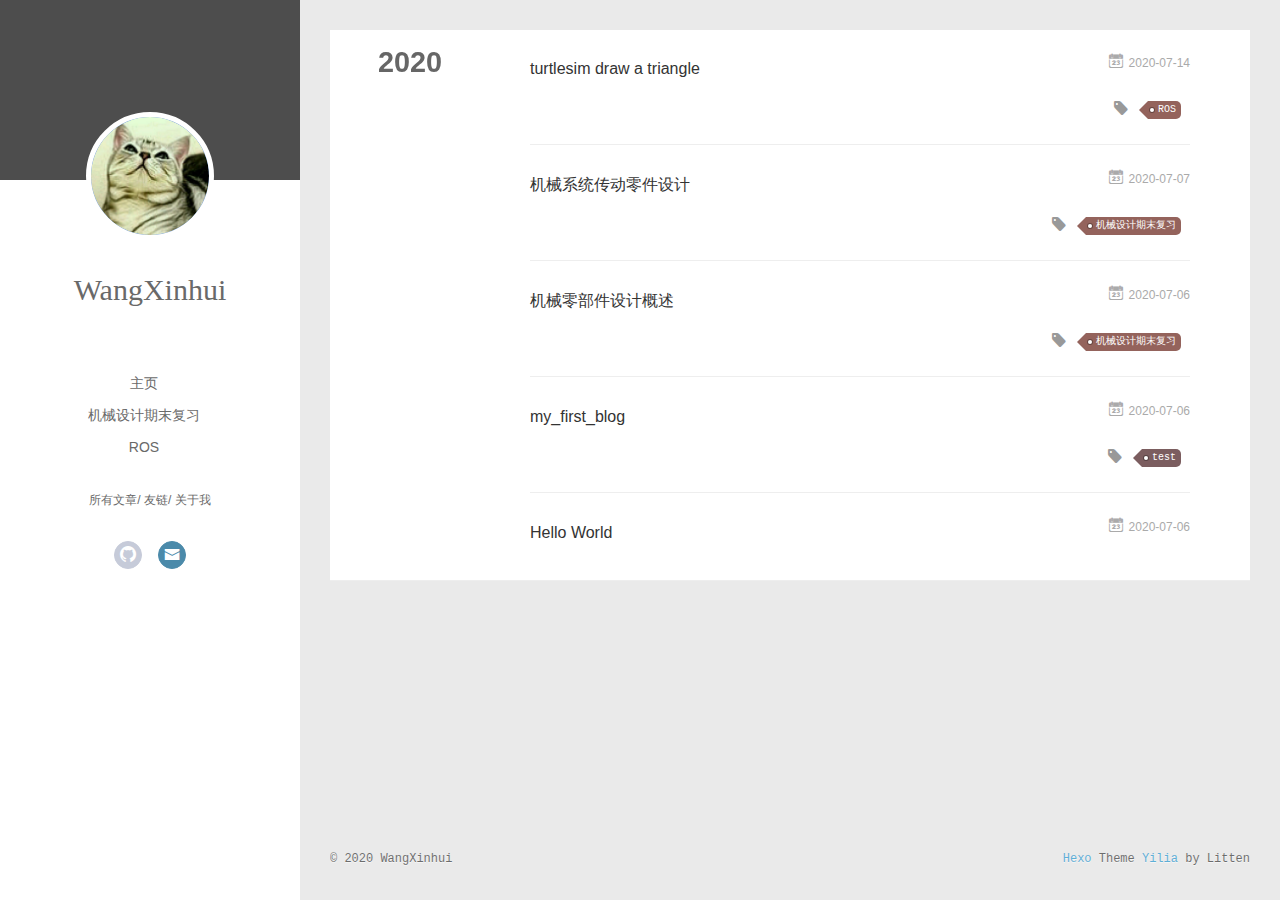
<file: archives/index.html>
<!DOCTYPE html>
<html>
<head>
  <meta charset="utf-8">
  
  <meta name="renderer" content="webkit">
  <meta http-equiv="X-UA-Compatible" content="IE=edge" >
  <link rel="dns-prefetch" href="https://wangxinhui-bot.github.io">
  <title>Archives | 欣晖的博客</title>
  <meta name="viewport" content="width=device-width, initial-scale=1, maximum-scale=1">
  <meta property="og:type" content="website">
<meta property="og:title" content="欣晖的博客">
<meta property="og:url" content="https://wangxinhui-bot.github.io/archives/index.html">
<meta property="og:site_name" content="欣晖的博客">
<meta property="og:locale" content="zh_CN">
<meta property="article:author" content="WangXinhui">
<meta name="twitter:card" content="summary">
  
    <link rel="alternative" href="/atom.xml" title="欣晖的博客" type="application/atom+xml">
  
  
    <link rel="icon" href="/favicon.png">
  
  <link rel="stylesheet" type="text/css" href="/./main.0cf68a.css">
  <style type="text/css">
  
    #container.show {
      background: linear-gradient(200deg,#a0cfe4,#e8c37e);
    }
  </style>
  

  

<meta name="generator" content="Hexo 4.2.1"></head>

<body>
  <div id="container" q-class="show:isCtnShow">
    <canvas id="anm-canvas" class="anm-canvas"></canvas>
    <div class="left-col" q-class="show:isShow">
      
<div class="overlay" style="background: #4d4d4d"></div>
<div class="intrude-less">
	<header id="header" class="inner">
		<a href="/" class="profilepic">
			<img src="/img/my_avatar.jpg" class="js-avatar">
		</a>
		<hgroup>
		  <h1 class="header-author"><a href="/">WangXinhui</a></h1>
		</hgroup>
		

		<nav class="header-menu">
			<ul>
			
				<li><a href="/">主页</a></li>
	        
				<li><a href="/tags/%E6%9C%BA%E6%A2%B0%E8%AE%BE%E8%AE%A1%E6%9C%9F%E6%9C%AB%E5%A4%8D%E4%B9%A0/">机械设计期末复习</a></li>
	        
				<li><a href="/tags/ROS/">ROS</a></li>
	        
			</ul>
		</nav>
		<nav class="header-smart-menu">
    		
    			
    			<a q-on="click: openSlider(e, 'innerArchive')" href="javascript:void(0)">所有文章</a>
    			
            
    			
    			<a q-on="click: openSlider(e, 'friends')" href="javascript:void(0)">友链</a>
    			
            
    			
    			<a q-on="click: openSlider(e, 'aboutme')" href="javascript:void(0)">关于我</a>
    			
            
		</nav>
		<nav class="header-nav">
			<div class="social">
				
					<a class="github" target="_blank" href="https://github.com/Wangxinhui-bot/" title="github"><i class="icon-github"></i></a>
		        
					<a class="mail" target="_blank" href="mailto:xinhui-w17@mails.tsinghua.edu.cn" title="mail"><i class="icon-mail"></i></a>
		        
			</div>
		</nav>
	</header>		
</div>

    </div>
    <div class="mid-col" q-class="show:isShow,hide:isShow|isFalse">
      
<nav id="mobile-nav">
  	<div class="overlay js-overlay" style="background: #4d4d4d"></div>
	<div class="btnctn js-mobile-btnctn">
  		<div class="slider-trigger list" q-on="click: openSlider(e)"><i class="icon icon-sort"></i></div>
	</div>
	<div class="intrude-less">
		<header id="header" class="inner">
			<div class="profilepic">
				<img src="/img/my_avatar.jpg" class="js-avatar">
			</div>
			<hgroup>
			  <h1 class="header-author js-header-author">WangXinhui</h1>
			</hgroup>
			
			
			
				
			
				
			
				
			
			
			
			<nav class="header-nav">
				<div class="social">
					
						<a class="github" target="_blank" href="https://github.com/Wangxinhui-bot/" title="github"><i class="icon-github"></i></a>
			        
						<a class="mail" target="_blank" href="mailto:xinhui-w17@mails.tsinghua.edu.cn" title="mail"><i class="icon-mail"></i></a>
			        
				</div>
			</nav>

			<nav class="header-menu js-header-menu">
				<ul style="width: 70%">
				
				
					<li style="width: 33.333333333333336%"><a href="/">主页</a></li>
		        
					<li style="width: 33.333333333333336%"><a href="/tags/%E6%9C%BA%E6%A2%B0%E8%AE%BE%E8%AE%A1%E6%9C%9F%E6%9C%AB%E5%A4%8D%E4%B9%A0/">机械设计期末复习</a></li>
		        
					<li style="width: 33.333333333333336%"><a href="/tags/ROS/">ROS</a></li>
		        
				</ul>
			</nav>
		</header>				
	</div>
	<div class="mobile-mask" style="display:none" q-show="isShow"></div>
</nav>

      <div id="wrapper" class="body-wrap">
        <div class="menu-l">
          <div class="canvas-wrap">
            <canvas data-colors="#eaeaea" data-sectionHeight="100" data-contentId="js-content" id="myCanvas1" class="anm-canvas"></canvas>
          </div>
          <div id="js-content" class="content-ll">
            
  
  
    
    
      
      
      <section class="archives-wrap">
        <div class="archive-year-wrap">
          <a href="/archives/2020" class="archive-year">2020</a>
        </div>
        <div class="archives">
    
    <article class="archive-article archive-type-post">
  <div class="archive-article-inner">
    <header class="archive-article-header">
      	<div class="article-meta">
	      	<a href="/2020/07/14/turtlesim-draw-a-triangle/" class="archive-article-date">
  	<time datetime="2020-07-14T02:02:05.000Z" itemprop="datePublished"><i class="icon-calendar icon"></i>2020-07-14</time>
</a>
        </div>
    	 
  
    <h1 itemprop="name">
      <a class="archive-article-title" href="/2020/07/14/turtlesim-draw-a-triangle/">turtlesim draw a triangle</a>
    </h1>
  

        <div class="article-info info-on-right">
          
	<div class="article-tag tagcloud">
		<i class="icon-price-tags icon"></i>
		<ul class="article-tag-list">
			 
        		<li class="article-tag-list-item">
        			<a href="javascript:void(0)" class="js-tag article-tag-list-link color4">ROS</a>
        		</li>
      		
		</ul>
	</div>

          

        </div>
        <div class="clearfix"></div>
    </header>
  </div>
</article>
  
    
    
    <article class="archive-article archive-type-post">
  <div class="archive-article-inner">
    <header class="archive-article-header">
      	<div class="article-meta">
	      	<a href="/2020/07/07/%E6%9C%BA%E6%A2%B0%E7%B3%BB%E7%BB%9F%E4%BC%A0%E5%8A%A8%E9%9B%B6%E4%BB%B6%E8%AE%BE%E8%AE%A1/" class="archive-article-date">
  	<time datetime="2020-07-07T10:06:19.000Z" itemprop="datePublished"><i class="icon-calendar icon"></i>2020-07-07</time>
</a>
        </div>
    	 
  
    <h1 itemprop="name">
      <a class="archive-article-title" href="/2020/07/07/%E6%9C%BA%E6%A2%B0%E7%B3%BB%E7%BB%9F%E4%BC%A0%E5%8A%A8%E9%9B%B6%E4%BB%B6%E8%AE%BE%E8%AE%A1/">机械系统传动零件设计</a>
    </h1>
  

        <div class="article-info info-on-right">
          
	<div class="article-tag tagcloud">
		<i class="icon-price-tags icon"></i>
		<ul class="article-tag-list">
			 
        		<li class="article-tag-list-item">
        			<a href="javascript:void(0)" class="js-tag article-tag-list-link color4">机械设计期末复习</a>
        		</li>
      		
		</ul>
	</div>

          

        </div>
        <div class="clearfix"></div>
    </header>
  </div>
</article>
  
    
    
    <article class="archive-article archive-type-post">
  <div class="archive-article-inner">
    <header class="archive-article-header">
      	<div class="article-meta">
	      	<a href="/2020/07/06/%E6%9C%BA%E6%A2%B0%E9%9B%B6%E9%83%A8%E4%BB%B6%E8%AE%BE%E8%AE%A1%E6%A6%82%E8%BF%B0/" class="archive-article-date">
  	<time datetime="2020-07-06T09:20:05.000Z" itemprop="datePublished"><i class="icon-calendar icon"></i>2020-07-06</time>
</a>
        </div>
    	 
  
    <h1 itemprop="name">
      <a class="archive-article-title" href="/2020/07/06/%E6%9C%BA%E6%A2%B0%E9%9B%B6%E9%83%A8%E4%BB%B6%E8%AE%BE%E8%AE%A1%E6%A6%82%E8%BF%B0/">机械零部件设计概述</a>
    </h1>
  

        <div class="article-info info-on-right">
          
	<div class="article-tag tagcloud">
		<i class="icon-price-tags icon"></i>
		<ul class="article-tag-list">
			 
        		<li class="article-tag-list-item">
        			<a href="javascript:void(0)" class="js-tag article-tag-list-link color4">机械设计期末复习</a>
        		</li>
      		
		</ul>
	</div>

          

        </div>
        <div class="clearfix"></div>
    </header>
  </div>
</article>
  
    
    
    <article class="archive-article archive-type-post">
  <div class="archive-article-inner">
    <header class="archive-article-header">
      	<div class="article-meta">
	      	<a href="/2020/07/06/my-first-blog/" class="archive-article-date">
  	<time datetime="2020-07-06T07:41:28.000Z" itemprop="datePublished"><i class="icon-calendar icon"></i>2020-07-06</time>
</a>
        </div>
    	 
  
    <h1 itemprop="name">
      <a class="archive-article-title" href="/2020/07/06/my-first-blog/">my_first_blog</a>
    </h1>
  

        <div class="article-info info-on-right">
          
	<div class="article-tag tagcloud">
		<i class="icon-price-tags icon"></i>
		<ul class="article-tag-list">
			 
        		<li class="article-tag-list-item">
        			<a href="javascript:void(0)" class="js-tag article-tag-list-link color5">test</a>
        		</li>
      		
		</ul>
	</div>

          

        </div>
        <div class="clearfix"></div>
    </header>
  </div>
</article>
  
    
    
    <article class="archive-article archive-type-post">
  <div class="archive-article-inner">
    <header class="archive-article-header">
      	<div class="article-meta">
	      	<a href="/2020/07/06/hello-world/" class="archive-article-date">
  	<time datetime="2020-07-06T07:25:14.286Z" itemprop="datePublished"><i class="icon-calendar icon"></i>2020-07-06</time>
</a>
        </div>
    	 
  
    <h1 itemprop="name">
      <a class="archive-article-title" href="/2020/07/06/hello-world/">Hello World</a>
    </h1>
  

        <div class="article-info info-on-right">
          
          

        </div>
        <div class="clearfix"></div>
    </header>
  </div>
</article>
  
  
    </div></section>
  

    


          </div>
        </div>
      </div>
      <footer id="footer">
  <div class="outer">
    <div id="footer-info">
    	<div class="footer-left">
    		&copy; 2020 WangXinhui
    	</div>
      	<div class="footer-right">
      		<a href="http://hexo.io/" target="_blank">Hexo</a>  Theme <a href="https://github.com/litten/hexo-theme-yilia" target="_blank">Yilia</a> by Litten
      	</div>
    </div>
  </div>
</footer>
    </div>
    <script>
	var yiliaConfig = {
		mathjax: true,
		isHome: false,
		isPost: false,
		isArchive: true,
		isTag: false,
		isCategory: false,
		open_in_new: false,
		toc_hide_index: true,
		root: "/",
		innerArchive: true,
		showTags: false
	}
</script>

<script>!function(t){function n(e){if(r[e])return r[e].exports;var i=r[e]={exports:{},id:e,loaded:!1};return t[e].call(i.exports,i,i.exports,n),i.loaded=!0,i.exports}var r={};n.m=t,n.c=r,n.p="./",n(0)}([function(t,n,r){r(195),t.exports=r(191)},function(t,n,r){var e=r(3),i=r(52),o=r(27),u=r(28),c=r(53),f="prototype",a=function(t,n,r){var s,l,h,v,p=t&a.F,d=t&a.G,y=t&a.S,g=t&a.P,b=t&a.B,m=d?e:y?e[n]||(e[n]={}):(e[n]||{})[f],x=d?i:i[n]||(i[n]={}),w=x[f]||(x[f]={});d&&(r=n);for(s in r)l=!p&&m&&void 0!==m[s],h=(l?m:r)[s],v=b&&l?c(h,e):g&&"function"==typeof h?c(Function.call,h):h,m&&u(m,s,h,t&a.U),x[s]!=h&&o(x,s,v),g&&w[s]!=h&&(w[s]=h)};e.core=i,a.F=1,a.G=2,a.S=4,a.P=8,a.B=16,a.W=32,a.U=64,a.R=128,t.exports=a},function(t,n,r){var e=r(6);t.exports=function(t){if(!e(t))throw TypeError(t+" is not an object!");return t}},function(t,n){var r=t.exports="undefined"!=typeof window&&window.Math==Math?window:"undefined"!=typeof self&&self.Math==Math?self:Function("return this")();"number"==typeof __g&&(__g=r)},function(t,n){t.exports=function(t){try{return!!t()}catch(t){return!0}}},function(t,n){var r=t.exports="undefined"!=typeof window&&window.Math==Math?window:"undefined"!=typeof self&&self.Math==Math?self:Function("return this")();"number"==typeof __g&&(__g=r)},function(t,n){t.exports=function(t){return"object"==typeof t?null!==t:"function"==typeof t}},function(t,n,r){var e=r(126)("wks"),i=r(76),o=r(3).Symbol,u="function"==typeof o;(t.exports=function(t){return e[t]||(e[t]=u&&o[t]||(u?o:i)("Symbol."+t))}).store=e},function(t,n){var r={}.hasOwnProperty;t.exports=function(t,n){return r.call(t,n)}},function(t,n,r){var e=r(94),i=r(33);t.exports=function(t){return e(i(t))}},function(t,n,r){t.exports=!r(4)(function(){return 7!=Object.defineProperty({},"a",{get:function(){return 7}}).a})},function(t,n,r){var e=r(2),i=r(167),o=r(50),u=Object.defineProperty;n.f=r(10)?Object.defineProperty:function(t,n,r){if(e(t),n=o(n,!0),e(r),i)try{return u(t,n,r)}catch(t){}if("get"in r||"set"in r)throw TypeError("Accessors not supported!");return"value"in r&&(t[n]=r.value),t}},function(t,n,r){t.exports=!r(18)(function(){return 7!=Object.defineProperty({},"a",{get:function(){return 7}}).a})},function(t,n,r){var e=r(14),i=r(22);t.exports=r(12)?function(t,n,r){return e.f(t,n,i(1,r))}:function(t,n,r){return t[n]=r,t}},function(t,n,r){var e=r(20),i=r(58),o=r(42),u=Object.defineProperty;n.f=r(12)?Object.defineProperty:function(t,n,r){if(e(t),n=o(n,!0),e(r),i)try{return u(t,n,r)}catch(t){}if("get"in r||"set"in r)throw TypeError("Accessors not supported!");return"value"in r&&(t[n]=r.value),t}},function(t,n,r){var e=r(40)("wks"),i=r(23),o=r(5).Symbol,u="function"==typeof o;(t.exports=function(t){return e[t]||(e[t]=u&&o[t]||(u?o:i)("Symbol."+t))}).store=e},function(t,n,r){var e=r(67),i=Math.min;t.exports=function(t){return t>0?i(e(t),9007199254740991):0}},function(t,n,r){var e=r(46);t.exports=function(t){return Object(e(t))}},function(t,n){t.exports=function(t){try{return!!t()}catch(t){return!0}}},function(t,n,r){var e=r(63),i=r(34);t.exports=Object.keys||function(t){return e(t,i)}},function(t,n,r){var e=r(21);t.exports=function(t){if(!e(t))throw TypeError(t+" is not an object!");return t}},function(t,n){t.exports=function(t){return"object"==typeof t?null!==t:"function"==typeof t}},function(t,n){t.exports=function(t,n){return{enumerable:!(1&t),configurable:!(2&t),writable:!(4&t),value:n}}},function(t,n){var r=0,e=Math.random();t.exports=function(t){return"Symbol(".concat(void 0===t?"":t,")_",(++r+e).toString(36))}},function(t,n){var r={}.hasOwnProperty;t.exports=function(t,n){return r.call(t,n)}},function(t,n){var r=t.exports={version:"2.4.0"};"number"==typeof __e&&(__e=r)},function(t,n){t.exports=function(t){if("function"!=typeof t)throw TypeError(t+" is not a function!");return t}},function(t,n,r){var e=r(11),i=r(66);t.exports=r(10)?function(t,n,r){return e.f(t,n,i(1,r))}:function(t,n,r){return t[n]=r,t}},function(t,n,r){var e=r(3),i=r(27),o=r(24),u=r(76)("src"),c="toString",f=Function[c],a=(""+f).split(c);r(52).inspectSource=function(t){return f.call(t)},(t.exports=function(t,n,r,c){var f="function"==typeof r;f&&(o(r,"name")||i(r,"name",n)),t[n]!==r&&(f&&(o(r,u)||i(r,u,t[n]?""+t[n]:a.join(String(n)))),t===e?t[n]=r:c?t[n]?t[n]=r:i(t,n,r):(delete t[n],i(t,n,r)))})(Function.prototype,c,function(){return"function"==typeof this&&this[u]||f.call(this)})},function(t,n,r){var e=r(1),i=r(4),o=r(46),u=function(t,n,r,e){var i=String(o(t)),u="<"+n;return""!==r&&(u+=" "+r+'="'+String(e).replace(/"/g,"&quot;")+'"'),u+">"+i+"</"+n+">"};t.exports=function(t,n){var r={};r[t]=n(u),e(e.P+e.F*i(function(){var n=""[t]('"');return n!==n.toLowerCase()||n.split('"').length>3}),"String",r)}},function(t,n,r){var e=r(115),i=r(46);t.exports=function(t){return e(i(t))}},function(t,n,r){var e=r(116),i=r(66),o=r(30),u=r(50),c=r(24),f=r(167),a=Object.getOwnPropertyDescriptor;n.f=r(10)?a:function(t,n){if(t=o(t),n=u(n,!0),f)try{return a(t,n)}catch(t){}if(c(t,n))return i(!e.f.call(t,n),t[n])}},function(t,n,r){var e=r(24),i=r(17),o=r(145)("IE_PROTO"),u=Object.prototype;t.exports=Object.getPrototypeOf||function(t){return t=i(t),e(t,o)?t[o]:"function"==typeof t.constructor&&t instanceof t.constructor?t.constructor.prototype:t instanceof Object?u:null}},function(t,n){t.exports=function(t){if(void 0==t)throw TypeError("Can't call method on  "+t);return t}},function(t,n){t.exports="constructor,hasOwnProperty,isPrototypeOf,propertyIsEnumerable,toLocaleString,toString,valueOf".split(",")},function(t,n){t.exports={}},function(t,n){t.exports=!0},function(t,n){n.f={}.propertyIsEnumerable},function(t,n,r){var e=r(14).f,i=r(8),o=r(15)("toStringTag");t.exports=function(t,n,r){t&&!i(t=r?t:t.prototype,o)&&e(t,o,{configurable:!0,value:n})}},function(t,n,r){var e=r(40)("keys"),i=r(23);t.exports=function(t){return e[t]||(e[t]=i(t))}},function(t,n,r){var e=r(5),i="__core-js_shared__",o=e[i]||(e[i]={});t.exports=function(t){return o[t]||(o[t]={})}},function(t,n){var r=Math.ceil,e=Math.floor;t.exports=function(t){return isNaN(t=+t)?0:(t>0?e:r)(t)}},function(t,n,r){var e=r(21);t.exports=function(t,n){if(!e(t))return t;var r,i;if(n&&"function"==typeof(r=t.toString)&&!e(i=r.call(t)))return i;if("function"==typeof(r=t.valueOf)&&!e(i=r.call(t)))return i;if(!n&&"function"==typeof(r=t.toString)&&!e(i=r.call(t)))return i;throw TypeError("Can't convert object to primitive value")}},function(t,n,r){var e=r(5),i=r(25),o=r(36),u=r(44),c=r(14).f;t.exports=function(t){var n=i.Symbol||(i.Symbol=o?{}:e.Symbol||{});"_"==t.charAt(0)||t in n||c(n,t,{value:u.f(t)})}},function(t,n,r){n.f=r(15)},function(t,n){var r={}.toString;t.exports=function(t){return r.call(t).slice(8,-1)}},function(t,n){t.exports=function(t){if(void 0==t)throw TypeError("Can't call method on  "+t);return t}},function(t,n,r){var e=r(4);t.exports=function(t,n){return!!t&&e(function(){n?t.call(null,function(){},1):t.call(null)})}},function(t,n,r){var e=r(53),i=r(115),o=r(17),u=r(16),c=r(203);t.exports=function(t,n){var r=1==t,f=2==t,a=3==t,s=4==t,l=6==t,h=5==t||l,v=n||c;return function(n,c,p){for(var d,y,g=o(n),b=i(g),m=e(c,p,3),x=u(b.length),w=0,S=r?v(n,x):f?v(n,0):void 0;x>w;w++)if((h||w in b)&&(d=b[w],y=m(d,w,g),t))if(r)S[w]=y;else if(y)switch(t){case 3:return!0;case 5:return d;case 6:return w;case 2:S.push(d)}else if(s)return!1;return l?-1:a||s?s:S}}},function(t,n,r){var e=r(1),i=r(52),o=r(4);t.exports=function(t,n){var r=(i.Object||{})[t]||Object[t],u={};u[t]=n(r),e(e.S+e.F*o(function(){r(1)}),"Object",u)}},function(t,n,r){var e=r(6);t.exports=function(t,n){if(!e(t))return t;var r,i;if(n&&"function"==typeof(r=t.toString)&&!e(i=r.call(t)))return i;if("function"==typeof(r=t.valueOf)&&!e(i=r.call(t)))return i;if(!n&&"function"==typeof(r=t.toString)&&!e(i=r.call(t)))return i;throw TypeError("Can't convert object to primitive value")}},function(t,n,r){var e=r(5),i=r(25),o=r(91),u=r(13),c="prototype",f=function(t,n,r){var a,s,l,h=t&f.F,v=t&f.G,p=t&f.S,d=t&f.P,y=t&f.B,g=t&f.W,b=v?i:i[n]||(i[n]={}),m=b[c],x=v?e:p?e[n]:(e[n]||{})[c];v&&(r=n);for(a in r)(s=!h&&x&&void 0!==x[a])&&a in b||(l=s?x[a]:r[a],b[a]=v&&"function"!=typeof x[a]?r[a]:y&&s?o(l,e):g&&x[a]==l?function(t){var n=function(n,r,e){if(this instanceof t){switch(arguments.length){case 0:return new t;case 1:return new t(n);case 2:return new t(n,r)}return new t(n,r,e)}return t.apply(this,arguments)};return n[c]=t[c],n}(l):d&&"function"==typeof l?o(Function.call,l):l,d&&((b.virtual||(b.virtual={}))[a]=l,t&f.R&&m&&!m[a]&&u(m,a,l)))};f.F=1,f.G=2,f.S=4,f.P=8,f.B=16,f.W=32,f.U=64,f.R=128,t.exports=f},function(t,n){var r=t.exports={version:"2.4.0"};"number"==typeof __e&&(__e=r)},function(t,n,r){var e=r(26);t.exports=function(t,n,r){if(e(t),void 0===n)return t;switch(r){case 1:return function(r){return t.call(n,r)};case 2:return function(r,e){return t.call(n,r,e)};case 3:return function(r,e,i){return t.call(n,r,e,i)}}return function(){return t.apply(n,arguments)}}},function(t,n,r){var e=r(183),i=r(1),o=r(126)("metadata"),u=o.store||(o.store=new(r(186))),c=function(t,n,r){var i=u.get(t);if(!i){if(!r)return;u.set(t,i=new e)}var o=i.get(n);if(!o){if(!r)return;i.set(n,o=new e)}return o},f=function(t,n,r){var e=c(n,r,!1);return void 0!==e&&e.has(t)},a=function(t,n,r){var e=c(n,r,!1);return void 0===e?void 0:e.get(t)},s=function(t,n,r,e){c(r,e,!0).set(t,n)},l=function(t,n){var r=c(t,n,!1),e=[];return r&&r.forEach(function(t,n){e.push(n)}),e},h=function(t){return void 0===t||"symbol"==typeof t?t:String(t)},v=function(t){i(i.S,"Reflect",t)};t.exports={store:u,map:c,has:f,get:a,set:s,keys:l,key:h,exp:v}},function(t,n,r){"use strict";if(r(10)){var e=r(69),i=r(3),o=r(4),u=r(1),c=r(127),f=r(152),a=r(53),s=r(68),l=r(66),h=r(27),v=r(73),p=r(67),d=r(16),y=r(75),g=r(50),b=r(24),m=r(180),x=r(114),w=r(6),S=r(17),_=r(137),O=r(70),E=r(32),P=r(71).f,j=r(154),F=r(76),M=r(7),A=r(48),N=r(117),T=r(146),I=r(155),k=r(80),L=r(123),R=r(74),C=r(130),D=r(160),U=r(11),W=r(31),G=U.f,B=W.f,V=i.RangeError,z=i.TypeError,q=i.Uint8Array,K="ArrayBuffer",J="Shared"+K,Y="BYTES_PER_ELEMENT",H="prototype",$=Array[H],X=f.ArrayBuffer,Q=f.DataView,Z=A(0),tt=A(2),nt=A(3),rt=A(4),et=A(5),it=A(6),ot=N(!0),ut=N(!1),ct=I.values,ft=I.keys,at=I.entries,st=$.lastIndexOf,lt=$.reduce,ht=$.reduceRight,vt=$.join,pt=$.sort,dt=$.slice,yt=$.toString,gt=$.toLocaleString,bt=M("iterator"),mt=M("toStringTag"),xt=F("typed_constructor"),wt=F("def_constructor"),St=c.CONSTR,_t=c.TYPED,Ot=c.VIEW,Et="Wrong length!",Pt=A(1,function(t,n){return Tt(T(t,t[wt]),n)}),jt=o(function(){return 1===new q(new Uint16Array([1]).buffer)[0]}),Ft=!!q&&!!q[H].set&&o(function(){new q(1).set({})}),Mt=function(t,n){if(void 0===t)throw z(Et);var r=+t,e=d(t);if(n&&!m(r,e))throw V(Et);return e},At=function(t,n){var r=p(t);if(r<0||r%n)throw V("Wrong offset!");return r},Nt=function(t){if(w(t)&&_t in t)return t;throw z(t+" is not a typed array!")},Tt=function(t,n){if(!(w(t)&&xt in t))throw z("It is not a typed array constructor!");return new t(n)},It=function(t,n){return kt(T(t,t[wt]),n)},kt=function(t,n){for(var r=0,e=n.length,i=Tt(t,e);e>r;)i[r]=n[r++];return i},Lt=function(t,n,r){G(t,n,{get:function(){return this._d[r]}})},Rt=function(t){var n,r,e,i,o,u,c=S(t),f=arguments.length,s=f>1?arguments[1]:void 0,l=void 0!==s,h=j(c);if(void 0!=h&&!_(h)){for(u=h.call(c),e=[],n=0;!(o=u.next()).done;n++)e.push(o.value);c=e}for(l&&f>2&&(s=a(s,arguments[2],2)),n=0,r=d(c.length),i=Tt(this,r);r>n;n++)i[n]=l?s(c[n],n):c[n];return i},Ct=function(){for(var t=0,n=arguments.length,r=Tt(this,n);n>t;)r[t]=arguments[t++];return r},Dt=!!q&&o(function(){gt.call(new q(1))}),Ut=function(){return gt.apply(Dt?dt.call(Nt(this)):Nt(this),arguments)},Wt={copyWithin:function(t,n){return D.call(Nt(this),t,n,arguments.length>2?arguments[2]:void 0)},every:function(t){return rt(Nt(this),t,arguments.length>1?arguments[1]:void 0)},fill:function(t){return C.apply(Nt(this),arguments)},filter:function(t){return It(this,tt(Nt(this),t,arguments.length>1?arguments[1]:void 0))},find:function(t){return et(Nt(this),t,arguments.length>1?arguments[1]:void 0)},findIndex:function(t){return it(Nt(this),t,arguments.length>1?arguments[1]:void 0)},forEach:function(t){Z(Nt(this),t,arguments.length>1?arguments[1]:void 0)},indexOf:function(t){return ut(Nt(this),t,arguments.length>1?arguments[1]:void 0)},includes:function(t){return ot(Nt(this),t,arguments.length>1?arguments[1]:void 0)},join:function(t){return vt.apply(Nt(this),arguments)},lastIndexOf:function(t){return st.apply(Nt(this),arguments)},map:function(t){return Pt(Nt(this),t,arguments.length>1?arguments[1]:void 0)},reduce:function(t){return lt.apply(Nt(this),arguments)},reduceRight:function(t){return ht.apply(Nt(this),arguments)},reverse:function(){for(var t,n=this,r=Nt(n).length,e=Math.floor(r/2),i=0;i<e;)t=n[i],n[i++]=n[--r],n[r]=t;return n},some:function(t){return nt(Nt(this),t,arguments.length>1?arguments[1]:void 0)},sort:function(t){return pt.call(Nt(this),t)},subarray:function(t,n){var r=Nt(this),e=r.length,i=y(t,e);return new(T(r,r[wt]))(r.buffer,r.byteOffset+i*r.BYTES_PER_ELEMENT,d((void 0===n?e:y(n,e))-i))}},Gt=function(t,n){return It(this,dt.call(Nt(this),t,n))},Bt=function(t){Nt(this);var n=At(arguments[1],1),r=this.length,e=S(t),i=d(e.length),o=0;if(i+n>r)throw V(Et);for(;o<i;)this[n+o]=e[o++]},Vt={entries:function(){return at.call(Nt(this))},keys:function(){return ft.call(Nt(this))},values:function(){return ct.call(Nt(this))}},zt=function(t,n){return w(t)&&t[_t]&&"symbol"!=typeof n&&n in t&&String(+n)==String(n)},qt=function(t,n){return zt(t,n=g(n,!0))?l(2,t[n]):B(t,n)},Kt=function(t,n,r){return!(zt(t,n=g(n,!0))&&w(r)&&b(r,"value"))||b(r,"get")||b(r,"set")||r.configurable||b(r,"writable")&&!r.writable||b(r,"enumerable")&&!r.enumerable?G(t,n,r):(t[n]=r.value,t)};St||(W.f=qt,U.f=Kt),u(u.S+u.F*!St,"Object",{getOwnPropertyDescriptor:qt,defineProperty:Kt}),o(function(){yt.call({})})&&(yt=gt=function(){return vt.call(this)});var Jt=v({},Wt);v(Jt,Vt),h(Jt,bt,Vt.values),v(Jt,{slice:Gt,set:Bt,constructor:function(){},toString:yt,toLocaleString:Ut}),Lt(Jt,"buffer","b"),Lt(Jt,"byteOffset","o"),Lt(Jt,"byteLength","l"),Lt(Jt,"length","e"),G(Jt,mt,{get:function(){return this[_t]}}),t.exports=function(t,n,r,f){f=!!f;var a=t+(f?"Clamped":"")+"Array",l="Uint8Array"!=a,v="get"+t,p="set"+t,y=i[a],g=y||{},b=y&&E(y),m=!y||!c.ABV,S={},_=y&&y[H],j=function(t,r){var e=t._d;return e.v[v](r*n+e.o,jt)},F=function(t,r,e){var i=t._d;f&&(e=(e=Math.round(e))<0?0:e>255?255:255&e),i.v[p](r*n+i.o,e,jt)},M=function(t,n){G(t,n,{get:function(){return j(this,n)},set:function(t){return F(this,n,t)},enumerable:!0})};m?(y=r(function(t,r,e,i){s(t,y,a,"_d");var o,u,c,f,l=0,v=0;if(w(r)){if(!(r instanceof X||(f=x(r))==K||f==J))return _t in r?kt(y,r):Rt.call(y,r);o=r,v=At(e,n);var p=r.byteLength;if(void 0===i){if(p%n)throw V(Et);if((u=p-v)<0)throw V(Et)}else if((u=d(i)*n)+v>p)throw V(Et);c=u/n}else c=Mt(r,!0),u=c*n,o=new X(u);for(h(t,"_d",{b:o,o:v,l:u,e:c,v:new Q(o)});l<c;)M(t,l++)}),_=y[H]=O(Jt),h(_,"constructor",y)):L(function(t){new y(null),new y(t)},!0)||(y=r(function(t,r,e,i){s(t,y,a);var o;return w(r)?r instanceof X||(o=x(r))==K||o==J?void 0!==i?new g(r,At(e,n),i):void 0!==e?new g(r,At(e,n)):new g(r):_t in r?kt(y,r):Rt.call(y,r):new g(Mt(r,l))}),Z(b!==Function.prototype?P(g).concat(P(b)):P(g),function(t){t in y||h(y,t,g[t])}),y[H]=_,e||(_.constructor=y));var A=_[bt],N=!!A&&("values"==A.name||void 0==A.name),T=Vt.values;h(y,xt,!0),h(_,_t,a),h(_,Ot,!0),h(_,wt,y),(f?new y(1)[mt]==a:mt in _)||G(_,mt,{get:function(){return a}}),S[a]=y,u(u.G+u.W+u.F*(y!=g),S),u(u.S,a,{BYTES_PER_ELEMENT:n,from:Rt,of:Ct}),Y in _||h(_,Y,n),u(u.P,a,Wt),R(a),u(u.P+u.F*Ft,a,{set:Bt}),u(u.P+u.F*!N,a,Vt),u(u.P+u.F*(_.toString!=yt),a,{toString:yt}),u(u.P+u.F*o(function(){new y(1).slice()}),a,{slice:Gt}),u(u.P+u.F*(o(function(){return[1,2].toLocaleString()!=new y([1,2]).toLocaleString()})||!o(function(){_.toLocaleString.call([1,2])})),a,{toLocaleString:Ut}),k[a]=N?A:T,e||N||h(_,bt,T)}}else t.exports=function(){}},function(t,n){var r={}.toString;t.exports=function(t){return r.call(t).slice(8,-1)}},function(t,n,r){var e=r(21),i=r(5).document,o=e(i)&&e(i.createElement);t.exports=function(t){return o?i.createElement(t):{}}},function(t,n,r){t.exports=!r(12)&&!r(18)(function(){return 7!=Object.defineProperty(r(57)("div"),"a",{get:function(){return 7}}).a})},function(t,n,r){"use strict";var e=r(36),i=r(51),o=r(64),u=r(13),c=r(8),f=r(35),a=r(96),s=r(38),l=r(103),h=r(15)("iterator"),v=!([].keys&&"next"in[].keys()),p="keys",d="values",y=function(){return this};t.exports=function(t,n,r,g,b,m,x){a(r,n,g);var w,S,_,O=function(t){if(!v&&t in F)return F[t];switch(t){case p:case d:return function(){return new r(this,t)}}return function(){return new r(this,t)}},E=n+" Iterator",P=b==d,j=!1,F=t.prototype,M=F[h]||F["@@iterator"]||b&&F[b],A=M||O(b),N=b?P?O("entries"):A:void 0,T="Array"==n?F.entries||M:M;if(T&&(_=l(T.call(new t)))!==Object.prototype&&(s(_,E,!0),e||c(_,h)||u(_,h,y)),P&&M&&M.name!==d&&(j=!0,A=function(){return M.call(this)}),e&&!x||!v&&!j&&F[h]||u(F,h,A),f[n]=A,f[E]=y,b)if(w={values:P?A:O(d),keys:m?A:O(p),entries:N},x)for(S in w)S in F||o(F,S,w[S]);else i(i.P+i.F*(v||j),n,w);return w}},function(t,n,r){var e=r(20),i=r(100),o=r(34),u=r(39)("IE_PROTO"),c=function(){},f="prototype",a=function(){var t,n=r(57)("iframe"),e=o.length;for(n.style.display="none",r(93).appendChild(n),n.src="javascript:",t=n.contentWindow.document,t.open(),t.write("<script>document.F=Object<\/script>"),t.close(),a=t.F;e--;)delete a[f][o[e]];return a()};t.exports=Object.create||function(t,n){var r;return null!==t?(c[f]=e(t),r=new c,c[f]=null,r[u]=t):r=a(),void 0===n?r:i(r,n)}},function(t,n,r){var e=r(63),i=r(34).concat("length","prototype");n.f=Object.getOwnPropertyNames||function(t){return e(t,i)}},function(t,n){n.f=Object.getOwnPropertySymbols},function(t,n,r){var e=r(8),i=r(9),o=r(90)(!1),u=r(39)("IE_PROTO");t.exports=function(t,n){var r,c=i(t),f=0,a=[];for(r in c)r!=u&&e(c,r)&&a.push(r);for(;n.length>f;)e(c,r=n[f++])&&(~o(a,r)||a.push(r));return a}},function(t,n,r){t.exports=r(13)},function(t,n,r){var e=r(76)("meta"),i=r(6),o=r(24),u=r(11).f,c=0,f=Object.isExtensible||function(){return!0},a=!r(4)(function(){return f(Object.preventExtensions({}))}),s=function(t){u(t,e,{value:{i:"O"+ ++c,w:{}}})},l=function(t,n){if(!i(t))return"symbol"==typeof t?t:("string"==typeof t?"S":"P")+t;if(!o(t,e)){if(!f(t))return"F";if(!n)return"E";s(t)}return t[e].i},h=function(t,n){if(!o(t,e)){if(!f(t))return!0;if(!n)return!1;s(t)}return t[e].w},v=function(t){return a&&p.NEED&&f(t)&&!o(t,e)&&s(t),t},p=t.exports={KEY:e,NEED:!1,fastKey:l,getWeak:h,onFreeze:v}},function(t,n){t.exports=function(t,n){return{enumerable:!(1&t),configurable:!(2&t),writable:!(4&t),value:n}}},function(t,n){var r=Math.ceil,e=Math.floor;t.exports=function(t){return isNaN(t=+t)?0:(t>0?e:r)(t)}},function(t,n){t.exports=function(t,n,r,e){if(!(t instanceof n)||void 0!==e&&e in t)throw TypeError(r+": incorrect invocation!");return t}},function(t,n){t.exports=!1},function(t,n,r){var e=r(2),i=r(173),o=r(133),u=r(145)("IE_PROTO"),c=function(){},f="prototype",a=function(){var t,n=r(132)("iframe"),e=o.length;for(n.style.display="none",r(135).appendChild(n),n.src="javascript:",t=n.contentWindow.document,t.open(),t.write("<script>document.F=Object<\/script>"),t.close(),a=t.F;e--;)delete a[f][o[e]];return a()};t.exports=Object.create||function(t,n){var r;return null!==t?(c[f]=e(t),r=new c,c[f]=null,r[u]=t):r=a(),void 0===n?r:i(r,n)}},function(t,n,r){var e=r(175),i=r(133).concat("length","prototype");n.f=Object.getOwnPropertyNames||function(t){return e(t,i)}},function(t,n,r){var e=r(175),i=r(133);t.exports=Object.keys||function(t){return e(t,i)}},function(t,n,r){var e=r(28);t.exports=function(t,n,r){for(var i in n)e(t,i,n[i],r);return t}},function(t,n,r){"use strict";var e=r(3),i=r(11),o=r(10),u=r(7)("species");t.exports=function(t){var n=e[t];o&&n&&!n[u]&&i.f(n,u,{configurable:!0,get:function(){return this}})}},function(t,n,r){var e=r(67),i=Math.max,o=Math.min;t.exports=function(t,n){return t=e(t),t<0?i(t+n,0):o(t,n)}},function(t,n){var r=0,e=Math.random();t.exports=function(t){return"Symbol(".concat(void 0===t?"":t,")_",(++r+e).toString(36))}},function(t,n,r){var e=r(33);t.exports=function(t){return Object(e(t))}},function(t,n,r){var e=r(7)("unscopables"),i=Array.prototype;void 0==i[e]&&r(27)(i,e,{}),t.exports=function(t){i[e][t]=!0}},function(t,n,r){var e=r(53),i=r(169),o=r(137),u=r(2),c=r(16),f=r(154),a={},s={},n=t.exports=function(t,n,r,l,h){var v,p,d,y,g=h?function(){return t}:f(t),b=e(r,l,n?2:1),m=0;if("function"!=typeof g)throw TypeError(t+" is not iterable!");if(o(g)){for(v=c(t.length);v>m;m++)if((y=n?b(u(p=t[m])[0],p[1]):b(t[m]))===a||y===s)return y}else for(d=g.call(t);!(p=d.next()).done;)if((y=i(d,b,p.value,n))===a||y===s)return y};n.BREAK=a,n.RETURN=s},function(t,n){t.exports={}},function(t,n,r){var e=r(11).f,i=r(24),o=r(7)("toStringTag");t.exports=function(t,n,r){t&&!i(t=r?t:t.prototype,o)&&e(t,o,{configurable:!0,value:n})}},function(t,n,r){var e=r(1),i=r(46),o=r(4),u=r(150),c="["+u+"]",f="​",a=RegExp("^"+c+c+"*"),s=RegExp(c+c+"*$"),l=function(t,n,r){var i={},c=o(function(){return!!u[t]()||f[t]()!=f}),a=i[t]=c?n(h):u[t];r&&(i[r]=a),e(e.P+e.F*c,"String",i)},h=l.trim=function(t,n){return t=String(i(t)),1&n&&(t=t.replace(a,"")),2&n&&(t=t.replace(s,"")),t};t.exports=l},function(t,n,r){t.exports={default:r(86),__esModule:!0}},function(t,n,r){t.exports={default:r(87),__esModule:!0}},function(t,n,r){"use strict";function e(t){return t&&t.__esModule?t:{default:t}}n.__esModule=!0;var i=r(84),o=e(i),u=r(83),c=e(u),f="function"==typeof c.default&&"symbol"==typeof o.default?function(t){return typeof t}:function(t){return t&&"function"==typeof c.default&&t.constructor===c.default&&t!==c.default.prototype?"symbol":typeof t};n.default="function"==typeof c.default&&"symbol"===f(o.default)?function(t){return void 0===t?"undefined":f(t)}:function(t){return t&&"function"==typeof c.default&&t.constructor===c.default&&t!==c.default.prototype?"symbol":void 0===t?"undefined":f(t)}},function(t,n,r){r(110),r(108),r(111),r(112),t.exports=r(25).Symbol},function(t,n,r){r(109),r(113),t.exports=r(44).f("iterator")},function(t,n){t.exports=function(t){if("function"!=typeof t)throw TypeError(t+" is not a function!");return t}},function(t,n){t.exports=function(){}},function(t,n,r){var e=r(9),i=r(106),o=r(105);t.exports=function(t){return function(n,r,u){var c,f=e(n),a=i(f.length),s=o(u,a);if(t&&r!=r){for(;a>s;)if((c=f[s++])!=c)return!0}else for(;a>s;s++)if((t||s in f)&&f[s]===r)return t||s||0;return!t&&-1}}},function(t,n,r){var e=r(88);t.exports=function(t,n,r){if(e(t),void 0===n)return t;switch(r){case 1:return function(r){return t.call(n,r)};case 2:return function(r,e){return t.call(n,r,e)};case 3:return function(r,e,i){return t.call(n,r,e,i)}}return function(){return t.apply(n,arguments)}}},function(t,n,r){var e=r(19),i=r(62),o=r(37);t.exports=function(t){var n=e(t),r=i.f;if(r)for(var u,c=r(t),f=o.f,a=0;c.length>a;)f.call(t,u=c[a++])&&n.push(u);return n}},function(t,n,r){t.exports=r(5).document&&document.documentElement},function(t,n,r){var e=r(56);t.exports=Object("z").propertyIsEnumerable(0)?Object:function(t){return"String"==e(t)?t.split(""):Object(t)}},function(t,n,r){var e=r(56);t.exports=Array.isArray||function(t){return"Array"==e(t)}},function(t,n,r){"use strict";var e=r(60),i=r(22),o=r(38),u={};r(13)(u,r(15)("iterator"),function(){return this}),t.exports=function(t,n,r){t.prototype=e(u,{next:i(1,r)}),o(t,n+" Iterator")}},function(t,n){t.exports=function(t,n){return{value:n,done:!!t}}},function(t,n,r){var e=r(19),i=r(9);t.exports=function(t,n){for(var r,o=i(t),u=e(o),c=u.length,f=0;c>f;)if(o[r=u[f++]]===n)return r}},function(t,n,r){var e=r(23)("meta"),i=r(21),o=r(8),u=r(14).f,c=0,f=Object.isExtensible||function(){return!0},a=!r(18)(function(){return f(Object.preventExtensions({}))}),s=function(t){u(t,e,{value:{i:"O"+ ++c,w:{}}})},l=function(t,n){if(!i(t))return"symbol"==typeof t?t:("string"==typeof t?"S":"P")+t;if(!o(t,e)){if(!f(t))return"F";if(!n)return"E";s(t)}return t[e].i},h=function(t,n){if(!o(t,e)){if(!f(t))return!0;if(!n)return!1;s(t)}return t[e].w},v=function(t){return a&&p.NEED&&f(t)&&!o(t,e)&&s(t),t},p=t.exports={KEY:e,NEED:!1,fastKey:l,getWeak:h,onFreeze:v}},function(t,n,r){var e=r(14),i=r(20),o=r(19);t.exports=r(12)?Object.defineProperties:function(t,n){i(t);for(var r,u=o(n),c=u.length,f=0;c>f;)e.f(t,r=u[f++],n[r]);return t}},function(t,n,r){var e=r(37),i=r(22),o=r(9),u=r(42),c=r(8),f=r(58),a=Object.getOwnPropertyDescriptor;n.f=r(12)?a:function(t,n){if(t=o(t),n=u(n,!0),f)try{return a(t,n)}catch(t){}if(c(t,n))return i(!e.f.call(t,n),t[n])}},function(t,n,r){var e=r(9),i=r(61).f,o={}.toString,u="object"==typeof window&&window&&Object.getOwnPropertyNames?Object.getOwnPropertyNames(window):[],c=function(t){try{return i(t)}catch(t){return u.slice()}};t.exports.f=function(t){return u&&"[object Window]"==o.call(t)?c(t):i(e(t))}},function(t,n,r){var e=r(8),i=r(77),o=r(39)("IE_PROTO"),u=Object.prototype;t.exports=Object.getPrototypeOf||function(t){return t=i(t),e(t,o)?t[o]:"function"==typeof t.constructor&&t instanceof t.constructor?t.constructor.prototype:t instanceof Object?u:null}},function(t,n,r){var e=r(41),i=r(33);t.exports=function(t){return function(n,r){var o,u,c=String(i(n)),f=e(r),a=c.length;return f<0||f>=a?t?"":void 0:(o=c.charCodeAt(f),o<55296||o>56319||f+1===a||(u=c.charCodeAt(f+1))<56320||u>57343?t?c.charAt(f):o:t?c.slice(f,f+2):u-56320+(o-55296<<10)+65536)}}},function(t,n,r){var e=r(41),i=Math.max,o=Math.min;t.exports=function(t,n){return t=e(t),t<0?i(t+n,0):o(t,n)}},function(t,n,r){var e=r(41),i=Math.min;t.exports=function(t){return t>0?i(e(t),9007199254740991):0}},function(t,n,r){"use strict";var e=r(89),i=r(97),o=r(35),u=r(9);t.exports=r(59)(Array,"Array",function(t,n){this._t=u(t),this._i=0,this._k=n},function(){var t=this._t,n=this._k,r=this._i++;return!t||r>=t.length?(this._t=void 0,i(1)):"keys"==n?i(0,r):"values"==n?i(0,t[r]):i(0,[r,t[r]])},"values"),o.Arguments=o.Array,e("keys"),e("values"),e("entries")},function(t,n){},function(t,n,r){"use strict";var e=r(104)(!0);r(59)(String,"String",function(t){this._t=String(t),this._i=0},function(){var t,n=this._t,r=this._i;return r>=n.length?{value:void 0,done:!0}:(t=e(n,r),this._i+=t.length,{value:t,done:!1})})},function(t,n,r){"use strict";var e=r(5),i=r(8),o=r(12),u=r(51),c=r(64),f=r(99).KEY,a=r(18),s=r(40),l=r(38),h=r(23),v=r(15),p=r(44),d=r(43),y=r(98),g=r(92),b=r(95),m=r(20),x=r(9),w=r(42),S=r(22),_=r(60),O=r(102),E=r(101),P=r(14),j=r(19),F=E.f,M=P.f,A=O.f,N=e.Symbol,T=e.JSON,I=T&&T.stringify,k="prototype",L=v("_hidden"),R=v("toPrimitive"),C={}.propertyIsEnumerable,D=s("symbol-registry"),U=s("symbols"),W=s("op-symbols"),G=Object[k],B="function"==typeof N,V=e.QObject,z=!V||!V[k]||!V[k].findChild,q=o&&a(function(){return 7!=_(M({},"a",{get:function(){return M(this,"a",{value:7}).a}})).a})?function(t,n,r){var e=F(G,n);e&&delete G[n],M(t,n,r),e&&t!==G&&M(G,n,e)}:M,K=function(t){var n=U[t]=_(N[k]);return n._k=t,n},J=B&&"symbol"==typeof N.iterator?function(t){return"symbol"==typeof t}:function(t){return t instanceof N},Y=function(t,n,r){return t===G&&Y(W,n,r),m(t),n=w(n,!0),m(r),i(U,n)?(r.enumerable?(i(t,L)&&t[L][n]&&(t[L][n]=!1),r=_(r,{enumerable:S(0,!1)})):(i(t,L)||M(t,L,S(1,{})),t[L][n]=!0),q(t,n,r)):M(t,n,r)},H=function(t,n){m(t);for(var r,e=g(n=x(n)),i=0,o=e.length;o>i;)Y(t,r=e[i++],n[r]);return t},$=function(t,n){return void 0===n?_(t):H(_(t),n)},X=function(t){var n=C.call(this,t=w(t,!0));return!(this===G&&i(U,t)&&!i(W,t))&&(!(n||!i(this,t)||!i(U,t)||i(this,L)&&this[L][t])||n)},Q=function(t,n){if(t=x(t),n=w(n,!0),t!==G||!i(U,n)||i(W,n)){var r=F(t,n);return!r||!i(U,n)||i(t,L)&&t[L][n]||(r.enumerable=!0),r}},Z=function(t){for(var n,r=A(x(t)),e=[],o=0;r.length>o;)i(U,n=r[o++])||n==L||n==f||e.push(n);return e},tt=function(t){for(var n,r=t===G,e=A(r?W:x(t)),o=[],u=0;e.length>u;)!i(U,n=e[u++])||r&&!i(G,n)||o.push(U[n]);return o};B||(N=function(){if(this instanceof N)throw TypeError("Symbol is not a constructor!");var t=h(arguments.length>0?arguments[0]:void 0),n=function(r){this===G&&n.call(W,r),i(this,L)&&i(this[L],t)&&(this[L][t]=!1),q(this,t,S(1,r))};return o&&z&&q(G,t,{configurable:!0,set:n}),K(t)},c(N[k],"toString",function(){return this._k}),E.f=Q,P.f=Y,r(61).f=O.f=Z,r(37).f=X,r(62).f=tt,o&&!r(36)&&c(G,"propertyIsEnumerable",X,!0),p.f=function(t){return K(v(t))}),u(u.G+u.W+u.F*!B,{Symbol:N});for(var nt="hasInstance,isConcatSpreadable,iterator,match,replace,search,species,split,toPrimitive,toStringTag,unscopables".split(","),rt=0;nt.length>rt;)v(nt[rt++]);for(var nt=j(v.store),rt=0;nt.length>rt;)d(nt[rt++]);u(u.S+u.F*!B,"Symbol",{for:function(t){return i(D,t+="")?D[t]:D[t]=N(t)},keyFor:function(t){if(J(t))return y(D,t);throw TypeError(t+" is not a symbol!")},useSetter:function(){z=!0},useSimple:function(){z=!1}}),u(u.S+u.F*!B,"Object",{create:$,defineProperty:Y,defineProperties:H,getOwnPropertyDescriptor:Q,getOwnPropertyNames:Z,getOwnPropertySymbols:tt}),T&&u(u.S+u.F*(!B||a(function(){var t=N();return"[null]"!=I([t])||"{}"!=I({a:t})||"{}"!=I(Object(t))})),"JSON",{stringify:function(t){if(void 0!==t&&!J(t)){for(var n,r,e=[t],i=1;arguments.length>i;)e.push(arguments[i++]);return n=e[1],"function"==typeof n&&(r=n),!r&&b(n)||(n=function(t,n){if(r&&(n=r.call(this,t,n)),!J(n))return n}),e[1]=n,I.apply(T,e)}}}),N[k][R]||r(13)(N[k],R,N[k].valueOf),l(N,"Symbol"),l(Math,"Math",!0),l(e.JSON,"JSON",!0)},function(t,n,r){r(43)("asyncIterator")},function(t,n,r){r(43)("observable")},function(t,n,r){r(107);for(var e=r(5),i=r(13),o=r(35),u=r(15)("toStringTag"),c=["NodeList","DOMTokenList","MediaList","StyleSheetList","CSSRuleList"],f=0;f<5;f++){var a=c[f],s=e[a],l=s&&s.prototype;l&&!l[u]&&i(l,u,a),o[a]=o.Array}},function(t,n,r){var e=r(45),i=r(7)("toStringTag"),o="Arguments"==e(function(){return arguments}()),u=function(t,n){try{return t[n]}catch(t){}};t.exports=function(t){var n,r,c;return void 0===t?"Undefined":null===t?"Null":"string"==typeof(r=u(n=Object(t),i))?r:o?e(n):"Object"==(c=e(n))&&"function"==typeof n.callee?"Arguments":c}},function(t,n,r){var e=r(45);t.exports=Object("z").propertyIsEnumerable(0)?Object:function(t){return"String"==e(t)?t.split(""):Object(t)}},function(t,n){n.f={}.propertyIsEnumerable},function(t,n,r){var e=r(30),i=r(16),o=r(75);t.exports=function(t){return function(n,r,u){var c,f=e(n),a=i(f.length),s=o(u,a);if(t&&r!=r){for(;a>s;)if((c=f[s++])!=c)return!0}else for(;a>s;s++)if((t||s in f)&&f[s]===r)return t||s||0;return!t&&-1}}},function(t,n,r){"use strict";var e=r(3),i=r(1),o=r(28),u=r(73),c=r(65),f=r(79),a=r(68),s=r(6),l=r(4),h=r(123),v=r(81),p=r(136);t.exports=function(t,n,r,d,y,g){var b=e[t],m=b,x=y?"set":"add",w=m&&m.prototype,S={},_=function(t){var n=w[t];o(w,t,"delete"==t?function(t){return!(g&&!s(t))&&n.call(this,0===t?0:t)}:"has"==t?function(t){return!(g&&!s(t))&&n.call(this,0===t?0:t)}:"get"==t?function(t){return g&&!s(t)?void 0:n.call(this,0===t?0:t)}:"add"==t?function(t){return n.call(this,0===t?0:t),this}:function(t,r){return n.call(this,0===t?0:t,r),this})};if("function"==typeof m&&(g||w.forEach&&!l(function(){(new m).entries().next()}))){var O=new m,E=O[x](g?{}:-0,1)!=O,P=l(function(){O.has(1)}),j=h(function(t){new m(t)}),F=!g&&l(function(){for(var t=new m,n=5;n--;)t[x](n,n);return!t.has(-0)});j||(m=n(function(n,r){a(n,m,t);var e=p(new b,n,m);return void 0!=r&&f(r,y,e[x],e),e}),m.prototype=w,w.constructor=m),(P||F)&&(_("delete"),_("has"),y&&_("get")),(F||E)&&_(x),g&&w.clear&&delete w.clear}else m=d.getConstructor(n,t,y,x),u(m.prototype,r),c.NEED=!0;return v(m,t),S[t]=m,i(i.G+i.W+i.F*(m!=b),S),g||d.setStrong(m,t,y),m}},function(t,n,r){"use strict";var e=r(27),i=r(28),o=r(4),u=r(46),c=r(7);t.exports=function(t,n,r){var f=c(t),a=r(u,f,""[t]),s=a[0],l=a[1];o(function(){var n={};return n[f]=function(){return 7},7!=""[t](n)})&&(i(String.prototype,t,s),e(RegExp.prototype,f,2==n?function(t,n){return l.call(t,this,n)}:function(t){return l.call(t,this)}))}
},function(t,n,r){"use strict";var e=r(2);t.exports=function(){var t=e(this),n="";return t.global&&(n+="g"),t.ignoreCase&&(n+="i"),t.multiline&&(n+="m"),t.unicode&&(n+="u"),t.sticky&&(n+="y"),n}},function(t,n){t.exports=function(t,n,r){var e=void 0===r;switch(n.length){case 0:return e?t():t.call(r);case 1:return e?t(n[0]):t.call(r,n[0]);case 2:return e?t(n[0],n[1]):t.call(r,n[0],n[1]);case 3:return e?t(n[0],n[1],n[2]):t.call(r,n[0],n[1],n[2]);case 4:return e?t(n[0],n[1],n[2],n[3]):t.call(r,n[0],n[1],n[2],n[3])}return t.apply(r,n)}},function(t,n,r){var e=r(6),i=r(45),o=r(7)("match");t.exports=function(t){var n;return e(t)&&(void 0!==(n=t[o])?!!n:"RegExp"==i(t))}},function(t,n,r){var e=r(7)("iterator"),i=!1;try{var o=[7][e]();o.return=function(){i=!0},Array.from(o,function(){throw 2})}catch(t){}t.exports=function(t,n){if(!n&&!i)return!1;var r=!1;try{var o=[7],u=o[e]();u.next=function(){return{done:r=!0}},o[e]=function(){return u},t(o)}catch(t){}return r}},function(t,n,r){t.exports=r(69)||!r(4)(function(){var t=Math.random();__defineSetter__.call(null,t,function(){}),delete r(3)[t]})},function(t,n){n.f=Object.getOwnPropertySymbols},function(t,n,r){var e=r(3),i="__core-js_shared__",o=e[i]||(e[i]={});t.exports=function(t){return o[t]||(o[t]={})}},function(t,n,r){for(var e,i=r(3),o=r(27),u=r(76),c=u("typed_array"),f=u("view"),a=!(!i.ArrayBuffer||!i.DataView),s=a,l=0,h="Int8Array,Uint8Array,Uint8ClampedArray,Int16Array,Uint16Array,Int32Array,Uint32Array,Float32Array,Float64Array".split(",");l<9;)(e=i[h[l++]])?(o(e.prototype,c,!0),o(e.prototype,f,!0)):s=!1;t.exports={ABV:a,CONSTR:s,TYPED:c,VIEW:f}},function(t,n){"use strict";var r={versions:function(){var t=window.navigator.userAgent;return{trident:t.indexOf("Trident")>-1,presto:t.indexOf("Presto")>-1,webKit:t.indexOf("AppleWebKit")>-1,gecko:t.indexOf("Gecko")>-1&&-1==t.indexOf("KHTML"),mobile:!!t.match(/AppleWebKit.*Mobile.*/),ios:!!t.match(/\(i[^;]+;( U;)? CPU.+Mac OS X/),android:t.indexOf("Android")>-1||t.indexOf("Linux")>-1,iPhone:t.indexOf("iPhone")>-1||t.indexOf("Mac")>-1,iPad:t.indexOf("iPad")>-1,webApp:-1==t.indexOf("Safari"),weixin:-1==t.indexOf("MicroMessenger")}}()};t.exports=r},function(t,n,r){"use strict";var e=r(85),i=function(t){return t&&t.__esModule?t:{default:t}}(e),o=function(){function t(t,n,e){return n||e?String.fromCharCode(n||e):r[t]||t}function n(t){return e[t]}var r={"&quot;":'"',"&lt;":"<","&gt;":">","&amp;":"&","&nbsp;":" "},e={};for(var u in r)e[r[u]]=u;return r["&apos;"]="'",e["'"]="&#39;",{encode:function(t){return t?(""+t).replace(/['<> "&]/g,n).replace(/\r?\n/g,"<br/>").replace(/\s/g,"&nbsp;"):""},decode:function(n){return n?(""+n).replace(/<br\s*\/?>/gi,"\n").replace(/&quot;|&lt;|&gt;|&amp;|&nbsp;|&apos;|&#(\d+);|&#(\d+)/g,t).replace(/\u00a0/g," "):""},encodeBase16:function(t){if(!t)return t;t+="";for(var n=[],r=0,e=t.length;e>r;r++)n.push(t.charCodeAt(r).toString(16).toUpperCase());return n.join("")},encodeBase16forJSON:function(t){if(!t)return t;t=t.replace(/[\u4E00-\u9FBF]/gi,function(t){return escape(t).replace("%u","\\u")});for(var n=[],r=0,e=t.length;e>r;r++)n.push(t.charCodeAt(r).toString(16).toUpperCase());return n.join("")},decodeBase16:function(t){if(!t)return t;t+="";for(var n=[],r=0,e=t.length;e>r;r+=2)n.push(String.fromCharCode("0x"+t.slice(r,r+2)));return n.join("")},encodeObject:function(t){if(t instanceof Array)for(var n=0,r=t.length;r>n;n++)t[n]=o.encodeObject(t[n]);else if("object"==(void 0===t?"undefined":(0,i.default)(t)))for(var e in t)t[e]=o.encodeObject(t[e]);else if("string"==typeof t)return o.encode(t);return t},loadScript:function(t){var n=document.createElement("script");document.getElementsByTagName("body")[0].appendChild(n),n.setAttribute("src",t)},addLoadEvent:function(t){var n=window.onload;"function"!=typeof window.onload?window.onload=t:window.onload=function(){n(),t()}}}}();t.exports=o},function(t,n,r){"use strict";var e=r(17),i=r(75),o=r(16);t.exports=function(t){for(var n=e(this),r=o(n.length),u=arguments.length,c=i(u>1?arguments[1]:void 0,r),f=u>2?arguments[2]:void 0,a=void 0===f?r:i(f,r);a>c;)n[c++]=t;return n}},function(t,n,r){"use strict";var e=r(11),i=r(66);t.exports=function(t,n,r){n in t?e.f(t,n,i(0,r)):t[n]=r}},function(t,n,r){var e=r(6),i=r(3).document,o=e(i)&&e(i.createElement);t.exports=function(t){return o?i.createElement(t):{}}},function(t,n){t.exports="constructor,hasOwnProperty,isPrototypeOf,propertyIsEnumerable,toLocaleString,toString,valueOf".split(",")},function(t,n,r){var e=r(7)("match");t.exports=function(t){var n=/./;try{"/./"[t](n)}catch(r){try{return n[e]=!1,!"/./"[t](n)}catch(t){}}return!0}},function(t,n,r){t.exports=r(3).document&&document.documentElement},function(t,n,r){var e=r(6),i=r(144).set;t.exports=function(t,n,r){var o,u=n.constructor;return u!==r&&"function"==typeof u&&(o=u.prototype)!==r.prototype&&e(o)&&i&&i(t,o),t}},function(t,n,r){var e=r(80),i=r(7)("iterator"),o=Array.prototype;t.exports=function(t){return void 0!==t&&(e.Array===t||o[i]===t)}},function(t,n,r){var e=r(45);t.exports=Array.isArray||function(t){return"Array"==e(t)}},function(t,n,r){"use strict";var e=r(70),i=r(66),o=r(81),u={};r(27)(u,r(7)("iterator"),function(){return this}),t.exports=function(t,n,r){t.prototype=e(u,{next:i(1,r)}),o(t,n+" Iterator")}},function(t,n,r){"use strict";var e=r(69),i=r(1),o=r(28),u=r(27),c=r(24),f=r(80),a=r(139),s=r(81),l=r(32),h=r(7)("iterator"),v=!([].keys&&"next"in[].keys()),p="keys",d="values",y=function(){return this};t.exports=function(t,n,r,g,b,m,x){a(r,n,g);var w,S,_,O=function(t){if(!v&&t in F)return F[t];switch(t){case p:case d:return function(){return new r(this,t)}}return function(){return new r(this,t)}},E=n+" Iterator",P=b==d,j=!1,F=t.prototype,M=F[h]||F["@@iterator"]||b&&F[b],A=M||O(b),N=b?P?O("entries"):A:void 0,T="Array"==n?F.entries||M:M;if(T&&(_=l(T.call(new t)))!==Object.prototype&&(s(_,E,!0),e||c(_,h)||u(_,h,y)),P&&M&&M.name!==d&&(j=!0,A=function(){return M.call(this)}),e&&!x||!v&&!j&&F[h]||u(F,h,A),f[n]=A,f[E]=y,b)if(w={values:P?A:O(d),keys:m?A:O(p),entries:N},x)for(S in w)S in F||o(F,S,w[S]);else i(i.P+i.F*(v||j),n,w);return w}},function(t,n){var r=Math.expm1;t.exports=!r||r(10)>22025.465794806718||r(10)<22025.465794806718||-2e-17!=r(-2e-17)?function(t){return 0==(t=+t)?t:t>-1e-6&&t<1e-6?t+t*t/2:Math.exp(t)-1}:r},function(t,n){t.exports=Math.sign||function(t){return 0==(t=+t)||t!=t?t:t<0?-1:1}},function(t,n,r){var e=r(3),i=r(151).set,o=e.MutationObserver||e.WebKitMutationObserver,u=e.process,c=e.Promise,f="process"==r(45)(u);t.exports=function(){var t,n,r,a=function(){var e,i;for(f&&(e=u.domain)&&e.exit();t;){i=t.fn,t=t.next;try{i()}catch(e){throw t?r():n=void 0,e}}n=void 0,e&&e.enter()};if(f)r=function(){u.nextTick(a)};else if(o){var s=!0,l=document.createTextNode("");new o(a).observe(l,{characterData:!0}),r=function(){l.data=s=!s}}else if(c&&c.resolve){var h=c.resolve();r=function(){h.then(a)}}else r=function(){i.call(e,a)};return function(e){var i={fn:e,next:void 0};n&&(n.next=i),t||(t=i,r()),n=i}}},function(t,n,r){var e=r(6),i=r(2),o=function(t,n){if(i(t),!e(n)&&null!==n)throw TypeError(n+": can't set as prototype!")};t.exports={set:Object.setPrototypeOf||("__proto__"in{}?function(t,n,e){try{e=r(53)(Function.call,r(31).f(Object.prototype,"__proto__").set,2),e(t,[]),n=!(t instanceof Array)}catch(t){n=!0}return function(t,r){return o(t,r),n?t.__proto__=r:e(t,r),t}}({},!1):void 0),check:o}},function(t,n,r){var e=r(126)("keys"),i=r(76);t.exports=function(t){return e[t]||(e[t]=i(t))}},function(t,n,r){var e=r(2),i=r(26),o=r(7)("species");t.exports=function(t,n){var r,u=e(t).constructor;return void 0===u||void 0==(r=e(u)[o])?n:i(r)}},function(t,n,r){var e=r(67),i=r(46);t.exports=function(t){return function(n,r){var o,u,c=String(i(n)),f=e(r),a=c.length;return f<0||f>=a?t?"":void 0:(o=c.charCodeAt(f),o<55296||o>56319||f+1===a||(u=c.charCodeAt(f+1))<56320||u>57343?t?c.charAt(f):o:t?c.slice(f,f+2):u-56320+(o-55296<<10)+65536)}}},function(t,n,r){var e=r(122),i=r(46);t.exports=function(t,n,r){if(e(n))throw TypeError("String#"+r+" doesn't accept regex!");return String(i(t))}},function(t,n,r){"use strict";var e=r(67),i=r(46);t.exports=function(t){var n=String(i(this)),r="",o=e(t);if(o<0||o==1/0)throw RangeError("Count can't be negative");for(;o>0;(o>>>=1)&&(n+=n))1&o&&(r+=n);return r}},function(t,n){t.exports="\t\n\v\f\r   ᠎             　\u2028\u2029\ufeff"},function(t,n,r){var e,i,o,u=r(53),c=r(121),f=r(135),a=r(132),s=r(3),l=s.process,h=s.setImmediate,v=s.clearImmediate,p=s.MessageChannel,d=0,y={},g="onreadystatechange",b=function(){var t=+this;if(y.hasOwnProperty(t)){var n=y[t];delete y[t],n()}},m=function(t){b.call(t.data)};h&&v||(h=function(t){for(var n=[],r=1;arguments.length>r;)n.push(arguments[r++]);return y[++d]=function(){c("function"==typeof t?t:Function(t),n)},e(d),d},v=function(t){delete y[t]},"process"==r(45)(l)?e=function(t){l.nextTick(u(b,t,1))}:p?(i=new p,o=i.port2,i.port1.onmessage=m,e=u(o.postMessage,o,1)):s.addEventListener&&"function"==typeof postMessage&&!s.importScripts?(e=function(t){s.postMessage(t+"","*")},s.addEventListener("message",m,!1)):e=g in a("script")?function(t){f.appendChild(a("script"))[g]=function(){f.removeChild(this),b.call(t)}}:function(t){setTimeout(u(b,t,1),0)}),t.exports={set:h,clear:v}},function(t,n,r){"use strict";var e=r(3),i=r(10),o=r(69),u=r(127),c=r(27),f=r(73),a=r(4),s=r(68),l=r(67),h=r(16),v=r(71).f,p=r(11).f,d=r(130),y=r(81),g="ArrayBuffer",b="DataView",m="prototype",x="Wrong length!",w="Wrong index!",S=e[g],_=e[b],O=e.Math,E=e.RangeError,P=e.Infinity,j=S,F=O.abs,M=O.pow,A=O.floor,N=O.log,T=O.LN2,I="buffer",k="byteLength",L="byteOffset",R=i?"_b":I,C=i?"_l":k,D=i?"_o":L,U=function(t,n,r){var e,i,o,u=Array(r),c=8*r-n-1,f=(1<<c)-1,a=f>>1,s=23===n?M(2,-24)-M(2,-77):0,l=0,h=t<0||0===t&&1/t<0?1:0;for(t=F(t),t!=t||t===P?(i=t!=t?1:0,e=f):(e=A(N(t)/T),t*(o=M(2,-e))<1&&(e--,o*=2),t+=e+a>=1?s/o:s*M(2,1-a),t*o>=2&&(e++,o/=2),e+a>=f?(i=0,e=f):e+a>=1?(i=(t*o-1)*M(2,n),e+=a):(i=t*M(2,a-1)*M(2,n),e=0));n>=8;u[l++]=255&i,i/=256,n-=8);for(e=e<<n|i,c+=n;c>0;u[l++]=255&e,e/=256,c-=8);return u[--l]|=128*h,u},W=function(t,n,r){var e,i=8*r-n-1,o=(1<<i)-1,u=o>>1,c=i-7,f=r-1,a=t[f--],s=127&a;for(a>>=7;c>0;s=256*s+t[f],f--,c-=8);for(e=s&(1<<-c)-1,s>>=-c,c+=n;c>0;e=256*e+t[f],f--,c-=8);if(0===s)s=1-u;else{if(s===o)return e?NaN:a?-P:P;e+=M(2,n),s-=u}return(a?-1:1)*e*M(2,s-n)},G=function(t){return t[3]<<24|t[2]<<16|t[1]<<8|t[0]},B=function(t){return[255&t]},V=function(t){return[255&t,t>>8&255]},z=function(t){return[255&t,t>>8&255,t>>16&255,t>>24&255]},q=function(t){return U(t,52,8)},K=function(t){return U(t,23,4)},J=function(t,n,r){p(t[m],n,{get:function(){return this[r]}})},Y=function(t,n,r,e){var i=+r,o=l(i);if(i!=o||o<0||o+n>t[C])throw E(w);var u=t[R]._b,c=o+t[D],f=u.slice(c,c+n);return e?f:f.reverse()},H=function(t,n,r,e,i,o){var u=+r,c=l(u);if(u!=c||c<0||c+n>t[C])throw E(w);for(var f=t[R]._b,a=c+t[D],s=e(+i),h=0;h<n;h++)f[a+h]=s[o?h:n-h-1]},$=function(t,n){s(t,S,g);var r=+n,e=h(r);if(r!=e)throw E(x);return e};if(u.ABV){if(!a(function(){new S})||!a(function(){new S(.5)})){S=function(t){return new j($(this,t))};for(var X,Q=S[m]=j[m],Z=v(j),tt=0;Z.length>tt;)(X=Z[tt++])in S||c(S,X,j[X]);o||(Q.constructor=S)}var nt=new _(new S(2)),rt=_[m].setInt8;nt.setInt8(0,2147483648),nt.setInt8(1,2147483649),!nt.getInt8(0)&&nt.getInt8(1)||f(_[m],{setInt8:function(t,n){rt.call(this,t,n<<24>>24)},setUint8:function(t,n){rt.call(this,t,n<<24>>24)}},!0)}else S=function(t){var n=$(this,t);this._b=d.call(Array(n),0),this[C]=n},_=function(t,n,r){s(this,_,b),s(t,S,b);var e=t[C],i=l(n);if(i<0||i>e)throw E("Wrong offset!");if(r=void 0===r?e-i:h(r),i+r>e)throw E(x);this[R]=t,this[D]=i,this[C]=r},i&&(J(S,k,"_l"),J(_,I,"_b"),J(_,k,"_l"),J(_,L,"_o")),f(_[m],{getInt8:function(t){return Y(this,1,t)[0]<<24>>24},getUint8:function(t){return Y(this,1,t)[0]},getInt16:function(t){var n=Y(this,2,t,arguments[1]);return(n[1]<<8|n[0])<<16>>16},getUint16:function(t){var n=Y(this,2,t,arguments[1]);return n[1]<<8|n[0]},getInt32:function(t){return G(Y(this,4,t,arguments[1]))},getUint32:function(t){return G(Y(this,4,t,arguments[1]))>>>0},getFloat32:function(t){return W(Y(this,4,t,arguments[1]),23,4)},getFloat64:function(t){return W(Y(this,8,t,arguments[1]),52,8)},setInt8:function(t,n){H(this,1,t,B,n)},setUint8:function(t,n){H(this,1,t,B,n)},setInt16:function(t,n){H(this,2,t,V,n,arguments[2])},setUint16:function(t,n){H(this,2,t,V,n,arguments[2])},setInt32:function(t,n){H(this,4,t,z,n,arguments[2])},setUint32:function(t,n){H(this,4,t,z,n,arguments[2])},setFloat32:function(t,n){H(this,4,t,K,n,arguments[2])},setFloat64:function(t,n){H(this,8,t,q,n,arguments[2])}});y(S,g),y(_,b),c(_[m],u.VIEW,!0),n[g]=S,n[b]=_},function(t,n,r){var e=r(3),i=r(52),o=r(69),u=r(182),c=r(11).f;t.exports=function(t){var n=i.Symbol||(i.Symbol=o?{}:e.Symbol||{});"_"==t.charAt(0)||t in n||c(n,t,{value:u.f(t)})}},function(t,n,r){var e=r(114),i=r(7)("iterator"),o=r(80);t.exports=r(52).getIteratorMethod=function(t){if(void 0!=t)return t[i]||t["@@iterator"]||o[e(t)]}},function(t,n,r){"use strict";var e=r(78),i=r(170),o=r(80),u=r(30);t.exports=r(140)(Array,"Array",function(t,n){this._t=u(t),this._i=0,this._k=n},function(){var t=this._t,n=this._k,r=this._i++;return!t||r>=t.length?(this._t=void 0,i(1)):"keys"==n?i(0,r):"values"==n?i(0,t[r]):i(0,[r,t[r]])},"values"),o.Arguments=o.Array,e("keys"),e("values"),e("entries")},function(t,n){function r(t,n){t.classList?t.classList.add(n):t.className+=" "+n}t.exports=r},function(t,n){function r(t,n){if(t.classList)t.classList.remove(n);else{var r=new RegExp("(^|\\b)"+n.split(" ").join("|")+"(\\b|$)","gi");t.className=t.className.replace(r," ")}}t.exports=r},function(t,n){function r(){throw new Error("setTimeout has not been defined")}function e(){throw new Error("clearTimeout has not been defined")}function i(t){if(s===setTimeout)return setTimeout(t,0);if((s===r||!s)&&setTimeout)return s=setTimeout,setTimeout(t,0);try{return s(t,0)}catch(n){try{return s.call(null,t,0)}catch(n){return s.call(this,t,0)}}}function o(t){if(l===clearTimeout)return clearTimeout(t);if((l===e||!l)&&clearTimeout)return l=clearTimeout,clearTimeout(t);try{return l(t)}catch(n){try{return l.call(null,t)}catch(n){return l.call(this,t)}}}function u(){d&&v&&(d=!1,v.length?p=v.concat(p):y=-1,p.length&&c())}function c(){if(!d){var t=i(u);d=!0;for(var n=p.length;n;){for(v=p,p=[];++y<n;)v&&v[y].run();y=-1,n=p.length}v=null,d=!1,o(t)}}function f(t,n){this.fun=t,this.array=n}function a(){}var s,l,h=t.exports={};!function(){try{s="function"==typeof setTimeout?setTimeout:r}catch(t){s=r}try{l="function"==typeof clearTimeout?clearTimeout:e}catch(t){l=e}}();var v,p=[],d=!1,y=-1;h.nextTick=function(t){var n=new Array(arguments.length-1);if(arguments.length>1)for(var r=1;r<arguments.length;r++)n[r-1]=arguments[r];p.push(new f(t,n)),1!==p.length||d||i(c)},f.prototype.run=function(){this.fun.apply(null,this.array)},h.title="browser",h.browser=!0,h.env={},h.argv=[],h.version="",h.versions={},h.on=a,h.addListener=a,h.once=a,h.off=a,h.removeListener=a,h.removeAllListeners=a,h.emit=a,h.prependListener=a,h.prependOnceListener=a,h.listeners=function(t){return[]},h.binding=function(t){throw new Error("process.binding is not supported")},h.cwd=function(){return"/"},h.chdir=function(t){throw new Error("process.chdir is not supported")},h.umask=function(){return 0}},function(t,n,r){var e=r(45);t.exports=function(t,n){if("number"!=typeof t&&"Number"!=e(t))throw TypeError(n);return+t}},function(t,n,r){"use strict";var e=r(17),i=r(75),o=r(16);t.exports=[].copyWithin||function(t,n){var r=e(this),u=o(r.length),c=i(t,u),f=i(n,u),a=arguments.length>2?arguments[2]:void 0,s=Math.min((void 0===a?u:i(a,u))-f,u-c),l=1;for(f<c&&c<f+s&&(l=-1,f+=s-1,c+=s-1);s-- >0;)f in r?r[c]=r[f]:delete r[c],c+=l,f+=l;return r}},function(t,n,r){var e=r(79);t.exports=function(t,n){var r=[];return e(t,!1,r.push,r,n),r}},function(t,n,r){var e=r(26),i=r(17),o=r(115),u=r(16);t.exports=function(t,n,r,c,f){e(n);var a=i(t),s=o(a),l=u(a.length),h=f?l-1:0,v=f?-1:1;if(r<2)for(;;){if(h in s){c=s[h],h+=v;break}if(h+=v,f?h<0:l<=h)throw TypeError("Reduce of empty array with no initial value")}for(;f?h>=0:l>h;h+=v)h in s&&(c=n(c,s[h],h,a));return c}},function(t,n,r){"use strict";var e=r(26),i=r(6),o=r(121),u=[].slice,c={},f=function(t,n,r){if(!(n in c)){for(var e=[],i=0;i<n;i++)e[i]="a["+i+"]";c[n]=Function("F,a","return new F("+e.join(",")+")")}return c[n](t,r)};t.exports=Function.bind||function(t){var n=e(this),r=u.call(arguments,1),c=function(){var e=r.concat(u.call(arguments));return this instanceof c?f(n,e.length,e):o(n,e,t)};return i(n.prototype)&&(c.prototype=n.prototype),c}},function(t,n,r){"use strict";var e=r(11).f,i=r(70),o=r(73),u=r(53),c=r(68),f=r(46),a=r(79),s=r(140),l=r(170),h=r(74),v=r(10),p=r(65).fastKey,d=v?"_s":"size",y=function(t,n){var r,e=p(n);if("F"!==e)return t._i[e];for(r=t._f;r;r=r.n)if(r.k==n)return r};t.exports={getConstructor:function(t,n,r,s){var l=t(function(t,e){c(t,l,n,"_i"),t._i=i(null),t._f=void 0,t._l=void 0,t[d]=0,void 0!=e&&a(e,r,t[s],t)});return o(l.prototype,{clear:function(){for(var t=this,n=t._i,r=t._f;r;r=r.n)r.r=!0,r.p&&(r.p=r.p.n=void 0),delete n[r.i];t._f=t._l=void 0,t[d]=0},delete:function(t){var n=this,r=y(n,t);if(r){var e=r.n,i=r.p;delete n._i[r.i],r.r=!0,i&&(i.n=e),e&&(e.p=i),n._f==r&&(n._f=e),n._l==r&&(n._l=i),n[d]--}return!!r},forEach:function(t){c(this,l,"forEach");for(var n,r=u(t,arguments.length>1?arguments[1]:void 0,3);n=n?n.n:this._f;)for(r(n.v,n.k,this);n&&n.r;)n=n.p},has:function(t){return!!y(this,t)}}),v&&e(l.prototype,"size",{get:function(){return f(this[d])}}),l},def:function(t,n,r){var e,i,o=y(t,n);return o?o.v=r:(t._l=o={i:i=p(n,!0),k:n,v:r,p:e=t._l,n:void 0,r:!1},t._f||(t._f=o),e&&(e.n=o),t[d]++,"F"!==i&&(t._i[i]=o)),t},getEntry:y,setStrong:function(t,n,r){s(t,n,function(t,n){this._t=t,this._k=n,this._l=void 0},function(){for(var t=this,n=t._k,r=t._l;r&&r.r;)r=r.p;return t._t&&(t._l=r=r?r.n:t._t._f)?"keys"==n?l(0,r.k):"values"==n?l(0,r.v):l(0,[r.k,r.v]):(t._t=void 0,l(1))},r?"entries":"values",!r,!0),h(n)}}},function(t,n,r){var e=r(114),i=r(161);t.exports=function(t){return function(){if(e(this)!=t)throw TypeError(t+"#toJSON isn't generic");return i(this)}}},function(t,n,r){"use strict";var e=r(73),i=r(65).getWeak,o=r(2),u=r(6),c=r(68),f=r(79),a=r(48),s=r(24),l=a(5),h=a(6),v=0,p=function(t){return t._l||(t._l=new d)},d=function(){this.a=[]},y=function(t,n){return l(t.a,function(t){return t[0]===n})};d.prototype={get:function(t){var n=y(this,t);if(n)return n[1]},has:function(t){return!!y(this,t)},set:function(t,n){var r=y(this,t);r?r[1]=n:this.a.push([t,n])},delete:function(t){var n=h(this.a,function(n){return n[0]===t});return~n&&this.a.splice(n,1),!!~n}},t.exports={getConstructor:function(t,n,r,o){var a=t(function(t,e){c(t,a,n,"_i"),t._i=v++,t._l=void 0,void 0!=e&&f(e,r,t[o],t)});return e(a.prototype,{delete:function(t){if(!u(t))return!1;var n=i(t);return!0===n?p(this).delete(t):n&&s(n,this._i)&&delete n[this._i]},has:function(t){if(!u(t))return!1;var n=i(t);return!0===n?p(this).has(t):n&&s(n,this._i)}}),a},def:function(t,n,r){var e=i(o(n),!0);return!0===e?p(t).set(n,r):e[t._i]=r,t},ufstore:p}},function(t,n,r){t.exports=!r(10)&&!r(4)(function(){return 7!=Object.defineProperty(r(132)("div"),"a",{get:function(){return 7}}).a})},function(t,n,r){var e=r(6),i=Math.floor;t.exports=function(t){return!e(t)&&isFinite(t)&&i(t)===t}},function(t,n,r){var e=r(2);t.exports=function(t,n,r,i){try{return i?n(e(r)[0],r[1]):n(r)}catch(n){var o=t.return;throw void 0!==o&&e(o.call(t)),n}}},function(t,n){t.exports=function(t,n){return{value:n,done:!!t}}},function(t,n){t.exports=Math.log1p||function(t){return(t=+t)>-1e-8&&t<1e-8?t-t*t/2:Math.log(1+t)}},function(t,n,r){"use strict";var e=r(72),i=r(125),o=r(116),u=r(17),c=r(115),f=Object.assign;t.exports=!f||r(4)(function(){var t={},n={},r=Symbol(),e="abcdefghijklmnopqrst";return t[r]=7,e.split("").forEach(function(t){n[t]=t}),7!=f({},t)[r]||Object.keys(f({},n)).join("")!=e})?function(t,n){for(var r=u(t),f=arguments.length,a=1,s=i.f,l=o.f;f>a;)for(var h,v=c(arguments[a++]),p=s?e(v).concat(s(v)):e(v),d=p.length,y=0;d>y;)l.call(v,h=p[y++])&&(r[h]=v[h]);return r}:f},function(t,n,r){var e=r(11),i=r(2),o=r(72);t.exports=r(10)?Object.defineProperties:function(t,n){i(t);for(var r,u=o(n),c=u.length,f=0;c>f;)e.f(t,r=u[f++],n[r]);return t}},function(t,n,r){var e=r(30),i=r(71).f,o={}.toString,u="object"==typeof window&&window&&Object.getOwnPropertyNames?Object.getOwnPropertyNames(window):[],c=function(t){try{return i(t)}catch(t){return u.slice()}};t.exports.f=function(t){return u&&"[object Window]"==o.call(t)?c(t):i(e(t))}},function(t,n,r){var e=r(24),i=r(30),o=r(117)(!1),u=r(145)("IE_PROTO");t.exports=function(t,n){var r,c=i(t),f=0,a=[];for(r in c)r!=u&&e(c,r)&&a.push(r);for(;n.length>f;)e(c,r=n[f++])&&(~o(a,r)||a.push(r));return a}},function(t,n,r){var e=r(72),i=r(30),o=r(116).f;t.exports=function(t){return function(n){for(var r,u=i(n),c=e(u),f=c.length,a=0,s=[];f>a;)o.call(u,r=c[a++])&&s.push(t?[r,u[r]]:u[r]);return s}}},function(t,n,r){var e=r(71),i=r(125),o=r(2),u=r(3).Reflect;t.exports=u&&u.ownKeys||function(t){var n=e.f(o(t)),r=i.f;return r?n.concat(r(t)):n}},function(t,n,r){var e=r(3).parseFloat,i=r(82).trim;t.exports=1/e(r(150)+"-0")!=-1/0?function(t){var n=i(String(t),3),r=e(n);return 0===r&&"-"==n.charAt(0)?-0:r}:e},function(t,n,r){var e=r(3).parseInt,i=r(82).trim,o=r(150),u=/^[\-+]?0[xX]/;t.exports=8!==e(o+"08")||22!==e(o+"0x16")?function(t,n){var r=i(String(t),3);return e(r,n>>>0||(u.test(r)?16:10))}:e},function(t,n){t.exports=Object.is||function(t,n){return t===n?0!==t||1/t==1/n:t!=t&&n!=n}},function(t,n,r){var e=r(16),i=r(149),o=r(46);t.exports=function(t,n,r,u){var c=String(o(t)),f=c.length,a=void 0===r?" ":String(r),s=e(n);if(s<=f||""==a)return c;var l=s-f,h=i.call(a,Math.ceil(l/a.length));return h.length>l&&(h=h.slice(0,l)),u?h+c:c+h}},function(t,n,r){n.f=r(7)},function(t,n,r){"use strict";var e=r(164);t.exports=r(118)("Map",function(t){return function(){return t(this,arguments.length>0?arguments[0]:void 0)}},{get:function(t){var n=e.getEntry(this,t);return n&&n.v},set:function(t,n){return e.def(this,0===t?0:t,n)}},e,!0)},function(t,n,r){r(10)&&"g"!=/./g.flags&&r(11).f(RegExp.prototype,"flags",{configurable:!0,get:r(120)})},function(t,n,r){"use strict";var e=r(164);t.exports=r(118)("Set",function(t){return function(){return t(this,arguments.length>0?arguments[0]:void 0)}},{add:function(t){return e.def(this,t=0===t?0:t,t)}},e)},function(t,n,r){"use strict";var e,i=r(48)(0),o=r(28),u=r(65),c=r(172),f=r(166),a=r(6),s=u.getWeak,l=Object.isExtensible,h=f.ufstore,v={},p=function(t){return function(){return t(this,arguments.length>0?arguments[0]:void 0)}},d={get:function(t){if(a(t)){var n=s(t);return!0===n?h(this).get(t):n?n[this._i]:void 0}},set:function(t,n){return f.def(this,t,n)}},y=t.exports=r(118)("WeakMap",p,d,f,!0,!0);7!=(new y).set((Object.freeze||Object)(v),7).get(v)&&(e=f.getConstructor(p),c(e.prototype,d),u.NEED=!0,i(["delete","has","get","set"],function(t){var n=y.prototype,r=n[t];o(n,t,function(n,i){if(a(n)&&!l(n)){this._f||(this._f=new e);var o=this._f[t](n,i);return"set"==t?this:o}return r.call(this,n,i)})}))},,,,function(t,n){"use strict";function r(){var t=document.querySelector("#page-nav");if(t&&!document.querySelector("#page-nav .extend.prev")&&(t.innerHTML='<a class="extend prev disabled" rel="prev">&laquo; Prev</a>'+t.innerHTML),t&&!document.querySelector("#page-nav .extend.next")&&(t.innerHTML=t.innerHTML+'<a class="extend next disabled" rel="next">Next &raquo;</a>'),yiliaConfig&&yiliaConfig.open_in_new){document.querySelectorAll(".article-entry a:not(.article-more-a)").forEach(function(t){var n=t.getAttribute("target");n&&""!==n||t.setAttribute("target","_blank")})}if(yiliaConfig&&yiliaConfig.toc_hide_index){document.querySelectorAll(".toc-number").forEach(function(t){t.style.display="none"})}var n=document.querySelector("#js-aboutme");n&&0!==n.length&&(n.innerHTML=n.innerText)}t.exports={init:r}},function(t,n,r){"use strict";function e(t){return t&&t.__esModule?t:{default:t}}function i(t,n){var r=/\/|index.html/g;return t.replace(r,"")===n.replace(r,"")}function o(){for(var t=document.querySelectorAll(".js-header-menu li a"),n=window.location.pathname,r=0,e=t.length;r<e;r++){var o=t[r];i(n,o.getAttribute("href"))&&(0,h.default)(o,"active")}}function u(t){for(var n=t.offsetLeft,r=t.offsetParent;null!==r;)n+=r.offsetLeft,r=r.offsetParent;return n}function c(t){for(var n=t.offsetTop,r=t.offsetParent;null!==r;)n+=r.offsetTop,r=r.offsetParent;return n}function f(t,n,r,e,i){var o=u(t),f=c(t)-n;if(f-r<=i){var a=t.$newDom;a||(a=t.cloneNode(!0),(0,d.default)(t,a),t.$newDom=a,a.style.position="fixed",a.style.top=(r||f)+"px",a.style.left=o+"px",a.style.zIndex=e||2,a.style.width="100%",a.style.color="#fff"),a.style.visibility="visible",t.style.visibility="hidden"}else{t.style.visibility="visible";var s=t.$newDom;s&&(s.style.visibility="hidden")}}function a(){var t=document.querySelector(".js-overlay"),n=document.querySelector(".js-header-menu");f(t,document.body.scrollTop,-63,2,0),f(n,document.body.scrollTop,1,3,0)}function s(){document.querySelector("#container").addEventListener("scroll",function(t){a()}),window.addEventListener("scroll",function(t){a()}),a()}var l=r(156),h=e(l),v=r(157),p=(e(v),r(382)),d=e(p),y=r(128),g=e(y),b=r(190),m=e(b),x=r(129);(function(){g.default.versions.mobile&&window.screen.width<800&&(o(),s())})(),(0,x.addLoadEvent)(function(){m.default.init()}),t.exports={}},,,,function(t,n,r){(function(t){"use strict";function n(t,n,r){t[n]||Object[e](t,n,{writable:!0,configurable:!0,value:r})}if(r(381),r(391),r(198),t._babelPolyfill)throw new Error("only one instance of babel-polyfill is allowed");t._babelPolyfill=!0;var e="defineProperty";n(String.prototype,"padLeft","".padStart),n(String.prototype,"padRight","".padEnd),"pop,reverse,shift,keys,values,entries,indexOf,every,some,forEach,map,filter,find,findIndex,includes,join,slice,concat,push,splice,unshift,sort,lastIndexOf,reduce,reduceRight,copyWithin,fill".split(",").forEach(function(t){[][t]&&n(Array,t,Function.call.bind([][t]))})}).call(n,function(){return this}())},,,function(t,n,r){r(210),t.exports=r(52).RegExp.escape},,,,function(t,n,r){var e=r(6),i=r(138),o=r(7)("species");t.exports=function(t){var n;return i(t)&&(n=t.constructor,"function"!=typeof n||n!==Array&&!i(n.prototype)||(n=void 0),e(n)&&null===(n=n[o])&&(n=void 0)),void 0===n?Array:n}},function(t,n,r){var e=r(202);t.exports=function(t,n){return new(e(t))(n)}},function(t,n,r){"use strict";var e=r(2),i=r(50),o="number";t.exports=function(t){if("string"!==t&&t!==o&&"default"!==t)throw TypeError("Incorrect hint");return i(e(this),t!=o)}},function(t,n,r){var e=r(72),i=r(125),o=r(116);t.exports=function(t){var n=e(t),r=i.f;if(r)for(var u,c=r(t),f=o.f,a=0;c.length>a;)f.call(t,u=c[a++])&&n.push(u);return n}},function(t,n,r){var e=r(72),i=r(30);t.exports=function(t,n){for(var r,o=i(t),u=e(o),c=u.length,f=0;c>f;)if(o[r=u[f++]]===n)return r}},function(t,n,r){"use strict";var e=r(208),i=r(121),o=r(26);t.exports=function(){for(var t=o(this),n=arguments.length,r=Array(n),u=0,c=e._,f=!1;n>u;)(r[u]=arguments[u++])===c&&(f=!0);return function(){var e,o=this,u=arguments.length,a=0,s=0;if(!f&&!u)return i(t,r,o);if(e=r.slice(),f)for(;n>a;a++)e[a]===c&&(e[a]=arguments[s++]);for(;u>s;)e.push(arguments[s++]);return i(t,e,o)}}},function(t,n,r){t.exports=r(3)},function(t,n){t.exports=function(t,n){var r=n===Object(n)?function(t){return n[t]}:n;return function(n){return String(n).replace(t,r)}}},function(t,n,r){var e=r(1),i=r(209)(/[\\^$*+?.()|[\]{}]/g,"\\$&");e(e.S,"RegExp",{escape:function(t){return i(t)}})},function(t,n,r){var e=r(1);e(e.P,"Array",{copyWithin:r(160)}),r(78)("copyWithin")},function(t,n,r){"use strict";var e=r(1),i=r(48)(4);e(e.P+e.F*!r(47)([].every,!0),"Array",{every:function(t){return i(this,t,arguments[1])}})},function(t,n,r){var e=r(1);e(e.P,"Array",{fill:r(130)}),r(78)("fill")},function(t,n,r){"use strict";var e=r(1),i=r(48)(2);e(e.P+e.F*!r(47)([].filter,!0),"Array",{filter:function(t){return i(this,t,arguments[1])}})},function(t,n,r){"use strict";var e=r(1),i=r(48)(6),o="findIndex",u=!0;o in[]&&Array(1)[o](function(){u=!1}),e(e.P+e.F*u,"Array",{findIndex:function(t){return i(this,t,arguments.length>1?arguments[1]:void 0)}}),r(78)(o)},function(t,n,r){"use strict";var e=r(1),i=r(48)(5),o="find",u=!0;o in[]&&Array(1)[o](function(){u=!1}),e(e.P+e.F*u,"Array",{find:function(t){return i(this,t,arguments.length>1?arguments[1]:void 0)}}),r(78)(o)},function(t,n,r){"use strict";var e=r(1),i=r(48)(0),o=r(47)([].forEach,!0);e(e.P+e.F*!o,"Array",{forEach:function(t){return i(this,t,arguments[1])}})},function(t,n,r){"use strict";var e=r(53),i=r(1),o=r(17),u=r(169),c=r(137),f=r(16),a=r(131),s=r(154);i(i.S+i.F*!r(123)(function(t){Array.from(t)}),"Array",{from:function(t){var n,r,i,l,h=o(t),v="function"==typeof this?this:Array,p=arguments.length,d=p>1?arguments[1]:void 0,y=void 0!==d,g=0,b=s(h);if(y&&(d=e(d,p>2?arguments[2]:void 0,2)),void 0==b||v==Array&&c(b))for(n=f(h.length),r=new v(n);n>g;g++)a(r,g,y?d(h[g],g):h[g]);else for(l=b.call(h),r=new v;!(i=l.next()).done;g++)a(r,g,y?u(l,d,[i.value,g],!0):i.value);return r.length=g,r}})},function(t,n,r){"use strict";var e=r(1),i=r(117)(!1),o=[].indexOf,u=!!o&&1/[1].indexOf(1,-0)<0;e(e.P+e.F*(u||!r(47)(o)),"Array",{indexOf:function(t){return u?o.apply(this,arguments)||0:i(this,t,arguments[1])}})},function(t,n,r){var e=r(1);e(e.S,"Array",{isArray:r(138)})},function(t,n,r){"use strict";var e=r(1),i=r(30),o=[].join;e(e.P+e.F*(r(115)!=Object||!r(47)(o)),"Array",{join:function(t){return o.call(i(this),void 0===t?",":t)}})},function(t,n,r){"use strict";var e=r(1),i=r(30),o=r(67),u=r(16),c=[].lastIndexOf,f=!!c&&1/[1].lastIndexOf(1,-0)<0;e(e.P+e.F*(f||!r(47)(c)),"Array",{lastIndexOf:function(t){if(f)return c.apply(this,arguments)||0;var n=i(this),r=u(n.length),e=r-1;for(arguments.length>1&&(e=Math.min(e,o(arguments[1]))),e<0&&(e=r+e);e>=0;e--)if(e in n&&n[e]===t)return e||0;return-1}})},function(t,n,r){"use strict";var e=r(1),i=r(48)(1);e(e.P+e.F*!r(47)([].map,!0),"Array",{map:function(t){return i(this,t,arguments[1])}})},function(t,n,r){"use strict";var e=r(1),i=r(131);e(e.S+e.F*r(4)(function(){function t(){}return!(Array.of.call(t)instanceof t)}),"Array",{of:function(){for(var t=0,n=arguments.length,r=new("function"==typeof this?this:Array)(n);n>t;)i(r,t,arguments[t++]);return r.length=n,r}})},function(t,n,r){"use strict";var e=r(1),i=r(162);e(e.P+e.F*!r(47)([].reduceRight,!0),"Array",{reduceRight:function(t){return i(this,t,arguments.length,arguments[1],!0)}})},function(t,n,r){"use strict";var e=r(1),i=r(162);e(e.P+e.F*!r(47)([].reduce,!0),"Array",{reduce:function(t){return i(this,t,arguments.length,arguments[1],!1)}})},function(t,n,r){"use strict";var e=r(1),i=r(135),o=r(45),u=r(75),c=r(16),f=[].slice;e(e.P+e.F*r(4)(function(){i&&f.call(i)}),"Array",{slice:function(t,n){var r=c(this.length),e=o(this);if(n=void 0===n?r:n,"Array"==e)return f.call(this,t,n);for(var i=u(t,r),a=u(n,r),s=c(a-i),l=Array(s),h=0;h<s;h++)l[h]="String"==e?this.charAt(i+h):this[i+h];return l}})},function(t,n,r){"use strict";var e=r(1),i=r(48)(3);e(e.P+e.F*!r(47)([].some,!0),"Array",{some:function(t){return i(this,t,arguments[1])}})},function(t,n,r){"use strict";var e=r(1),i=r(26),o=r(17),u=r(4),c=[].sort,f=[1,2,3];e(e.P+e.F*(u(function(){f.sort(void 0)})||!u(function(){f.sort(null)})||!r(47)(c)),"Array",{sort:function(t){return void 0===t?c.call(o(this)):c.call(o(this),i(t))}})},function(t,n,r){r(74)("Array")},function(t,n,r){var e=r(1);e(e.S,"Date",{now:function(){return(new Date).getTime()}})},function(t,n,r){"use strict";var e=r(1),i=r(4),o=Date.prototype.getTime,u=function(t){return t>9?t:"0"+t};e(e.P+e.F*(i(function(){return"0385-07-25T07:06:39.999Z"!=new Date(-5e13-1).toISOString()})||!i(function(){new Date(NaN).toISOString()})),"Date",{toISOString:function(){
if(!isFinite(o.call(this)))throw RangeError("Invalid time value");var t=this,n=t.getUTCFullYear(),r=t.getUTCMilliseconds(),e=n<0?"-":n>9999?"+":"";return e+("00000"+Math.abs(n)).slice(e?-6:-4)+"-"+u(t.getUTCMonth()+1)+"-"+u(t.getUTCDate())+"T"+u(t.getUTCHours())+":"+u(t.getUTCMinutes())+":"+u(t.getUTCSeconds())+"."+(r>99?r:"0"+u(r))+"Z"}})},function(t,n,r){"use strict";var e=r(1),i=r(17),o=r(50);e(e.P+e.F*r(4)(function(){return null!==new Date(NaN).toJSON()||1!==Date.prototype.toJSON.call({toISOString:function(){return 1}})}),"Date",{toJSON:function(t){var n=i(this),r=o(n);return"number"!=typeof r||isFinite(r)?n.toISOString():null}})},function(t,n,r){var e=r(7)("toPrimitive"),i=Date.prototype;e in i||r(27)(i,e,r(204))},function(t,n,r){var e=Date.prototype,i="Invalid Date",o="toString",u=e[o],c=e.getTime;new Date(NaN)+""!=i&&r(28)(e,o,function(){var t=c.call(this);return t===t?u.call(this):i})},function(t,n,r){var e=r(1);e(e.P,"Function",{bind:r(163)})},function(t,n,r){"use strict";var e=r(6),i=r(32),o=r(7)("hasInstance"),u=Function.prototype;o in u||r(11).f(u,o,{value:function(t){if("function"!=typeof this||!e(t))return!1;if(!e(this.prototype))return t instanceof this;for(;t=i(t);)if(this.prototype===t)return!0;return!1}})},function(t,n,r){var e=r(11).f,i=r(66),o=r(24),u=Function.prototype,c="name",f=Object.isExtensible||function(){return!0};c in u||r(10)&&e(u,c,{configurable:!0,get:function(){try{var t=this,n=(""+t).match(/^\s*function ([^ (]*)/)[1];return o(t,c)||!f(t)||e(t,c,i(5,n)),n}catch(t){return""}}})},function(t,n,r){var e=r(1),i=r(171),o=Math.sqrt,u=Math.acosh;e(e.S+e.F*!(u&&710==Math.floor(u(Number.MAX_VALUE))&&u(1/0)==1/0),"Math",{acosh:function(t){return(t=+t)<1?NaN:t>94906265.62425156?Math.log(t)+Math.LN2:i(t-1+o(t-1)*o(t+1))}})},function(t,n,r){function e(t){return isFinite(t=+t)&&0!=t?t<0?-e(-t):Math.log(t+Math.sqrt(t*t+1)):t}var i=r(1),o=Math.asinh;i(i.S+i.F*!(o&&1/o(0)>0),"Math",{asinh:e})},function(t,n,r){var e=r(1),i=Math.atanh;e(e.S+e.F*!(i&&1/i(-0)<0),"Math",{atanh:function(t){return 0==(t=+t)?t:Math.log((1+t)/(1-t))/2}})},function(t,n,r){var e=r(1),i=r(142);e(e.S,"Math",{cbrt:function(t){return i(t=+t)*Math.pow(Math.abs(t),1/3)}})},function(t,n,r){var e=r(1);e(e.S,"Math",{clz32:function(t){return(t>>>=0)?31-Math.floor(Math.log(t+.5)*Math.LOG2E):32}})},function(t,n,r){var e=r(1),i=Math.exp;e(e.S,"Math",{cosh:function(t){return(i(t=+t)+i(-t))/2}})},function(t,n,r){var e=r(1),i=r(141);e(e.S+e.F*(i!=Math.expm1),"Math",{expm1:i})},function(t,n,r){var e=r(1),i=r(142),o=Math.pow,u=o(2,-52),c=o(2,-23),f=o(2,127)*(2-c),a=o(2,-126),s=function(t){return t+1/u-1/u};e(e.S,"Math",{fround:function(t){var n,r,e=Math.abs(t),o=i(t);return e<a?o*s(e/a/c)*a*c:(n=(1+c/u)*e,r=n-(n-e),r>f||r!=r?o*(1/0):o*r)}})},function(t,n,r){var e=r(1),i=Math.abs;e(e.S,"Math",{hypot:function(t,n){for(var r,e,o=0,u=0,c=arguments.length,f=0;u<c;)r=i(arguments[u++]),f<r?(e=f/r,o=o*e*e+1,f=r):r>0?(e=r/f,o+=e*e):o+=r;return f===1/0?1/0:f*Math.sqrt(o)}})},function(t,n,r){var e=r(1),i=Math.imul;e(e.S+e.F*r(4)(function(){return-5!=i(4294967295,5)||2!=i.length}),"Math",{imul:function(t,n){var r=65535,e=+t,i=+n,o=r&e,u=r&i;return 0|o*u+((r&e>>>16)*u+o*(r&i>>>16)<<16>>>0)}})},function(t,n,r){var e=r(1);e(e.S,"Math",{log10:function(t){return Math.log(t)/Math.LN10}})},function(t,n,r){var e=r(1);e(e.S,"Math",{log1p:r(171)})},function(t,n,r){var e=r(1);e(e.S,"Math",{log2:function(t){return Math.log(t)/Math.LN2}})},function(t,n,r){var e=r(1);e(e.S,"Math",{sign:r(142)})},function(t,n,r){var e=r(1),i=r(141),o=Math.exp;e(e.S+e.F*r(4)(function(){return-2e-17!=!Math.sinh(-2e-17)}),"Math",{sinh:function(t){return Math.abs(t=+t)<1?(i(t)-i(-t))/2:(o(t-1)-o(-t-1))*(Math.E/2)}})},function(t,n,r){var e=r(1),i=r(141),o=Math.exp;e(e.S,"Math",{tanh:function(t){var n=i(t=+t),r=i(-t);return n==1/0?1:r==1/0?-1:(n-r)/(o(t)+o(-t))}})},function(t,n,r){var e=r(1);e(e.S,"Math",{trunc:function(t){return(t>0?Math.floor:Math.ceil)(t)}})},function(t,n,r){"use strict";var e=r(3),i=r(24),o=r(45),u=r(136),c=r(50),f=r(4),a=r(71).f,s=r(31).f,l=r(11).f,h=r(82).trim,v="Number",p=e[v],d=p,y=p.prototype,g=o(r(70)(y))==v,b="trim"in String.prototype,m=function(t){var n=c(t,!1);if("string"==typeof n&&n.length>2){n=b?n.trim():h(n,3);var r,e,i,o=n.charCodeAt(0);if(43===o||45===o){if(88===(r=n.charCodeAt(2))||120===r)return NaN}else if(48===o){switch(n.charCodeAt(1)){case 66:case 98:e=2,i=49;break;case 79:case 111:e=8,i=55;break;default:return+n}for(var u,f=n.slice(2),a=0,s=f.length;a<s;a++)if((u=f.charCodeAt(a))<48||u>i)return NaN;return parseInt(f,e)}}return+n};if(!p(" 0o1")||!p("0b1")||p("+0x1")){p=function(t){var n=arguments.length<1?0:t,r=this;return r instanceof p&&(g?f(function(){y.valueOf.call(r)}):o(r)!=v)?u(new d(m(n)),r,p):m(n)};for(var x,w=r(10)?a(d):"MAX_VALUE,MIN_VALUE,NaN,NEGATIVE_INFINITY,POSITIVE_INFINITY,EPSILON,isFinite,isInteger,isNaN,isSafeInteger,MAX_SAFE_INTEGER,MIN_SAFE_INTEGER,parseFloat,parseInt,isInteger".split(","),S=0;w.length>S;S++)i(d,x=w[S])&&!i(p,x)&&l(p,x,s(d,x));p.prototype=y,y.constructor=p,r(28)(e,v,p)}},function(t,n,r){var e=r(1);e(e.S,"Number",{EPSILON:Math.pow(2,-52)})},function(t,n,r){var e=r(1),i=r(3).isFinite;e(e.S,"Number",{isFinite:function(t){return"number"==typeof t&&i(t)}})},function(t,n,r){var e=r(1);e(e.S,"Number",{isInteger:r(168)})},function(t,n,r){var e=r(1);e(e.S,"Number",{isNaN:function(t){return t!=t}})},function(t,n,r){var e=r(1),i=r(168),o=Math.abs;e(e.S,"Number",{isSafeInteger:function(t){return i(t)&&o(t)<=9007199254740991}})},function(t,n,r){var e=r(1);e(e.S,"Number",{MAX_SAFE_INTEGER:9007199254740991})},function(t,n,r){var e=r(1);e(e.S,"Number",{MIN_SAFE_INTEGER:-9007199254740991})},function(t,n,r){var e=r(1),i=r(178);e(e.S+e.F*(Number.parseFloat!=i),"Number",{parseFloat:i})},function(t,n,r){var e=r(1),i=r(179);e(e.S+e.F*(Number.parseInt!=i),"Number",{parseInt:i})},function(t,n,r){"use strict";var e=r(1),i=r(67),o=r(159),u=r(149),c=1..toFixed,f=Math.floor,a=[0,0,0,0,0,0],s="Number.toFixed: incorrect invocation!",l="0",h=function(t,n){for(var r=-1,e=n;++r<6;)e+=t*a[r],a[r]=e%1e7,e=f(e/1e7)},v=function(t){for(var n=6,r=0;--n>=0;)r+=a[n],a[n]=f(r/t),r=r%t*1e7},p=function(){for(var t=6,n="";--t>=0;)if(""!==n||0===t||0!==a[t]){var r=String(a[t]);n=""===n?r:n+u.call(l,7-r.length)+r}return n},d=function(t,n,r){return 0===n?r:n%2==1?d(t,n-1,r*t):d(t*t,n/2,r)},y=function(t){for(var n=0,r=t;r>=4096;)n+=12,r/=4096;for(;r>=2;)n+=1,r/=2;return n};e(e.P+e.F*(!!c&&("0.000"!==8e-5.toFixed(3)||"1"!==.9.toFixed(0)||"1.25"!==1.255.toFixed(2)||"1000000000000000128"!==(0xde0b6b3a7640080).toFixed(0))||!r(4)(function(){c.call({})})),"Number",{toFixed:function(t){var n,r,e,c,f=o(this,s),a=i(t),g="",b=l;if(a<0||a>20)throw RangeError(s);if(f!=f)return"NaN";if(f<=-1e21||f>=1e21)return String(f);if(f<0&&(g="-",f=-f),f>1e-21)if(n=y(f*d(2,69,1))-69,r=n<0?f*d(2,-n,1):f/d(2,n,1),r*=4503599627370496,(n=52-n)>0){for(h(0,r),e=a;e>=7;)h(1e7,0),e-=7;for(h(d(10,e,1),0),e=n-1;e>=23;)v(1<<23),e-=23;v(1<<e),h(1,1),v(2),b=p()}else h(0,r),h(1<<-n,0),b=p()+u.call(l,a);return a>0?(c=b.length,b=g+(c<=a?"0."+u.call(l,a-c)+b:b.slice(0,c-a)+"."+b.slice(c-a))):b=g+b,b}})},function(t,n,r){"use strict";var e=r(1),i=r(4),o=r(159),u=1..toPrecision;e(e.P+e.F*(i(function(){return"1"!==u.call(1,void 0)})||!i(function(){u.call({})})),"Number",{toPrecision:function(t){var n=o(this,"Number#toPrecision: incorrect invocation!");return void 0===t?u.call(n):u.call(n,t)}})},function(t,n,r){var e=r(1);e(e.S+e.F,"Object",{assign:r(172)})},function(t,n,r){var e=r(1);e(e.S,"Object",{create:r(70)})},function(t,n,r){var e=r(1);e(e.S+e.F*!r(10),"Object",{defineProperties:r(173)})},function(t,n,r){var e=r(1);e(e.S+e.F*!r(10),"Object",{defineProperty:r(11).f})},function(t,n,r){var e=r(6),i=r(65).onFreeze;r(49)("freeze",function(t){return function(n){return t&&e(n)?t(i(n)):n}})},function(t,n,r){var e=r(30),i=r(31).f;r(49)("getOwnPropertyDescriptor",function(){return function(t,n){return i(e(t),n)}})},function(t,n,r){r(49)("getOwnPropertyNames",function(){return r(174).f})},function(t,n,r){var e=r(17),i=r(32);r(49)("getPrototypeOf",function(){return function(t){return i(e(t))}})},function(t,n,r){var e=r(6);r(49)("isExtensible",function(t){return function(n){return!!e(n)&&(!t||t(n))}})},function(t,n,r){var e=r(6);r(49)("isFrozen",function(t){return function(n){return!e(n)||!!t&&t(n)}})},function(t,n,r){var e=r(6);r(49)("isSealed",function(t){return function(n){return!e(n)||!!t&&t(n)}})},function(t,n,r){var e=r(1);e(e.S,"Object",{is:r(180)})},function(t,n,r){var e=r(17),i=r(72);r(49)("keys",function(){return function(t){return i(e(t))}})},function(t,n,r){var e=r(6),i=r(65).onFreeze;r(49)("preventExtensions",function(t){return function(n){return t&&e(n)?t(i(n)):n}})},function(t,n,r){var e=r(6),i=r(65).onFreeze;r(49)("seal",function(t){return function(n){return t&&e(n)?t(i(n)):n}})},function(t,n,r){var e=r(1);e(e.S,"Object",{setPrototypeOf:r(144).set})},function(t,n,r){"use strict";var e=r(114),i={};i[r(7)("toStringTag")]="z",i+""!="[object z]"&&r(28)(Object.prototype,"toString",function(){return"[object "+e(this)+"]"},!0)},function(t,n,r){var e=r(1),i=r(178);e(e.G+e.F*(parseFloat!=i),{parseFloat:i})},function(t,n,r){var e=r(1),i=r(179);e(e.G+e.F*(parseInt!=i),{parseInt:i})},function(t,n,r){"use strict";var e,i,o,u=r(69),c=r(3),f=r(53),a=r(114),s=r(1),l=r(6),h=r(26),v=r(68),p=r(79),d=r(146),y=r(151).set,g=r(143)(),b="Promise",m=c.TypeError,x=c.process,w=c[b],x=c.process,S="process"==a(x),_=function(){},O=!!function(){try{var t=w.resolve(1),n=(t.constructor={})[r(7)("species")]=function(t){t(_,_)};return(S||"function"==typeof PromiseRejectionEvent)&&t.then(_)instanceof n}catch(t){}}(),E=function(t,n){return t===n||t===w&&n===o},P=function(t){var n;return!(!l(t)||"function"!=typeof(n=t.then))&&n},j=function(t){return E(w,t)?new F(t):new i(t)},F=i=function(t){var n,r;this.promise=new t(function(t,e){if(void 0!==n||void 0!==r)throw m("Bad Promise constructor");n=t,r=e}),this.resolve=h(n),this.reject=h(r)},M=function(t){try{t()}catch(t){return{error:t}}},A=function(t,n){if(!t._n){t._n=!0;var r=t._c;g(function(){for(var e=t._v,i=1==t._s,o=0;r.length>o;)!function(n){var r,o,u=i?n.ok:n.fail,c=n.resolve,f=n.reject,a=n.domain;try{u?(i||(2==t._h&&I(t),t._h=1),!0===u?r=e:(a&&a.enter(),r=u(e),a&&a.exit()),r===n.promise?f(m("Promise-chain cycle")):(o=P(r))?o.call(r,c,f):c(r)):f(e)}catch(t){f(t)}}(r[o++]);t._c=[],t._n=!1,n&&!t._h&&N(t)})}},N=function(t){y.call(c,function(){var n,r,e,i=t._v;if(T(t)&&(n=M(function(){S?x.emit("unhandledRejection",i,t):(r=c.onunhandledrejection)?r({promise:t,reason:i}):(e=c.console)&&e.error&&e.error("Unhandled promise rejection",i)}),t._h=S||T(t)?2:1),t._a=void 0,n)throw n.error})},T=function(t){if(1==t._h)return!1;for(var n,r=t._a||t._c,e=0;r.length>e;)if(n=r[e++],n.fail||!T(n.promise))return!1;return!0},I=function(t){y.call(c,function(){var n;S?x.emit("rejectionHandled",t):(n=c.onrejectionhandled)&&n({promise:t,reason:t._v})})},k=function(t){var n=this;n._d||(n._d=!0,n=n._w||n,n._v=t,n._s=2,n._a||(n._a=n._c.slice()),A(n,!0))},L=function(t){var n,r=this;if(!r._d){r._d=!0,r=r._w||r;try{if(r===t)throw m("Promise can't be resolved itself");(n=P(t))?g(function(){var e={_w:r,_d:!1};try{n.call(t,f(L,e,1),f(k,e,1))}catch(t){k.call(e,t)}}):(r._v=t,r._s=1,A(r,!1))}catch(t){k.call({_w:r,_d:!1},t)}}};O||(w=function(t){v(this,w,b,"_h"),h(t),e.call(this);try{t(f(L,this,1),f(k,this,1))}catch(t){k.call(this,t)}},e=function(t){this._c=[],this._a=void 0,this._s=0,this._d=!1,this._v=void 0,this._h=0,this._n=!1},e.prototype=r(73)(w.prototype,{then:function(t,n){var r=j(d(this,w));return r.ok="function"!=typeof t||t,r.fail="function"==typeof n&&n,r.domain=S?x.domain:void 0,this._c.push(r),this._a&&this._a.push(r),this._s&&A(this,!1),r.promise},catch:function(t){return this.then(void 0,t)}}),F=function(){var t=new e;this.promise=t,this.resolve=f(L,t,1),this.reject=f(k,t,1)}),s(s.G+s.W+s.F*!O,{Promise:w}),r(81)(w,b),r(74)(b),o=r(52)[b],s(s.S+s.F*!O,b,{reject:function(t){var n=j(this);return(0,n.reject)(t),n.promise}}),s(s.S+s.F*(u||!O),b,{resolve:function(t){if(t instanceof w&&E(t.constructor,this))return t;var n=j(this);return(0,n.resolve)(t),n.promise}}),s(s.S+s.F*!(O&&r(123)(function(t){w.all(t).catch(_)})),b,{all:function(t){var n=this,r=j(n),e=r.resolve,i=r.reject,o=M(function(){var r=[],o=0,u=1;p(t,!1,function(t){var c=o++,f=!1;r.push(void 0),u++,n.resolve(t).then(function(t){f||(f=!0,r[c]=t,--u||e(r))},i)}),--u||e(r)});return o&&i(o.error),r.promise},race:function(t){var n=this,r=j(n),e=r.reject,i=M(function(){p(t,!1,function(t){n.resolve(t).then(r.resolve,e)})});return i&&e(i.error),r.promise}})},function(t,n,r){var e=r(1),i=r(26),o=r(2),u=(r(3).Reflect||{}).apply,c=Function.apply;e(e.S+e.F*!r(4)(function(){u(function(){})}),"Reflect",{apply:function(t,n,r){var e=i(t),f=o(r);return u?u(e,n,f):c.call(e,n,f)}})},function(t,n,r){var e=r(1),i=r(70),o=r(26),u=r(2),c=r(6),f=r(4),a=r(163),s=(r(3).Reflect||{}).construct,l=f(function(){function t(){}return!(s(function(){},[],t)instanceof t)}),h=!f(function(){s(function(){})});e(e.S+e.F*(l||h),"Reflect",{construct:function(t,n){o(t),u(n);var r=arguments.length<3?t:o(arguments[2]);if(h&&!l)return s(t,n,r);if(t==r){switch(n.length){case 0:return new t;case 1:return new t(n[0]);case 2:return new t(n[0],n[1]);case 3:return new t(n[0],n[1],n[2]);case 4:return new t(n[0],n[1],n[2],n[3])}var e=[null];return e.push.apply(e,n),new(a.apply(t,e))}var f=r.prototype,v=i(c(f)?f:Object.prototype),p=Function.apply.call(t,v,n);return c(p)?p:v}})},function(t,n,r){var e=r(11),i=r(1),o=r(2),u=r(50);i(i.S+i.F*r(4)(function(){Reflect.defineProperty(e.f({},1,{value:1}),1,{value:2})}),"Reflect",{defineProperty:function(t,n,r){o(t),n=u(n,!0),o(r);try{return e.f(t,n,r),!0}catch(t){return!1}}})},function(t,n,r){var e=r(1),i=r(31).f,o=r(2);e(e.S,"Reflect",{deleteProperty:function(t,n){var r=i(o(t),n);return!(r&&!r.configurable)&&delete t[n]}})},function(t,n,r){"use strict";var e=r(1),i=r(2),o=function(t){this._t=i(t),this._i=0;var n,r=this._k=[];for(n in t)r.push(n)};r(139)(o,"Object",function(){var t,n=this,r=n._k;do{if(n._i>=r.length)return{value:void 0,done:!0}}while(!((t=r[n._i++])in n._t));return{value:t,done:!1}}),e(e.S,"Reflect",{enumerate:function(t){return new o(t)}})},function(t,n,r){var e=r(31),i=r(1),o=r(2);i(i.S,"Reflect",{getOwnPropertyDescriptor:function(t,n){return e.f(o(t),n)}})},function(t,n,r){var e=r(1),i=r(32),o=r(2);e(e.S,"Reflect",{getPrototypeOf:function(t){return i(o(t))}})},function(t,n,r){function e(t,n){var r,c,s=arguments.length<3?t:arguments[2];return a(t)===s?t[n]:(r=i.f(t,n))?u(r,"value")?r.value:void 0!==r.get?r.get.call(s):void 0:f(c=o(t))?e(c,n,s):void 0}var i=r(31),o=r(32),u=r(24),c=r(1),f=r(6),a=r(2);c(c.S,"Reflect",{get:e})},function(t,n,r){var e=r(1);e(e.S,"Reflect",{has:function(t,n){return n in t}})},function(t,n,r){var e=r(1),i=r(2),o=Object.isExtensible;e(e.S,"Reflect",{isExtensible:function(t){return i(t),!o||o(t)}})},function(t,n,r){var e=r(1);e(e.S,"Reflect",{ownKeys:r(177)})},function(t,n,r){var e=r(1),i=r(2),o=Object.preventExtensions;e(e.S,"Reflect",{preventExtensions:function(t){i(t);try{return o&&o(t),!0}catch(t){return!1}}})},function(t,n,r){var e=r(1),i=r(144);i&&e(e.S,"Reflect",{setPrototypeOf:function(t,n){i.check(t,n);try{return i.set(t,n),!0}catch(t){return!1}}})},function(t,n,r){function e(t,n,r){var f,h,v=arguments.length<4?t:arguments[3],p=o.f(s(t),n);if(!p){if(l(h=u(t)))return e(h,n,r,v);p=a(0)}return c(p,"value")?!(!1===p.writable||!l(v)||(f=o.f(v,n)||a(0),f.value=r,i.f(v,n,f),0)):void 0!==p.set&&(p.set.call(v,r),!0)}var i=r(11),o=r(31),u=r(32),c=r(24),f=r(1),a=r(66),s=r(2),l=r(6);f(f.S,"Reflect",{set:e})},function(t,n,r){var e=r(3),i=r(136),o=r(11).f,u=r(71).f,c=r(122),f=r(120),a=e.RegExp,s=a,l=a.prototype,h=/a/g,v=/a/g,p=new a(h)!==h;if(r(10)&&(!p||r(4)(function(){return v[r(7)("match")]=!1,a(h)!=h||a(v)==v||"/a/i"!=a(h,"i")}))){a=function(t,n){var r=this instanceof a,e=c(t),o=void 0===n;return!r&&e&&t.constructor===a&&o?t:i(p?new s(e&&!o?t.source:t,n):s((e=t instanceof a)?t.source:t,e&&o?f.call(t):n),r?this:l,a)};for(var d=u(s),y=0;d.length>y;)!function(t){t in a||o(a,t,{configurable:!0,get:function(){return s[t]},set:function(n){s[t]=n}})}(d[y++]);l.constructor=a,a.prototype=l,r(28)(e,"RegExp",a)}r(74)("RegExp")},function(t,n,r){r(119)("match",1,function(t,n,r){return[function(r){"use strict";var e=t(this),i=void 0==r?void 0:r[n];return void 0!==i?i.call(r,e):new RegExp(r)[n](String(e))},r]})},function(t,n,r){r(119)("replace",2,function(t,n,r){return[function(e,i){"use strict";var o=t(this),u=void 0==e?void 0:e[n];return void 0!==u?u.call(e,o,i):r.call(String(o),e,i)},r]})},function(t,n,r){r(119)("search",1,function(t,n,r){return[function(r){"use strict";var e=t(this),i=void 0==r?void 0:r[n];return void 0!==i?i.call(r,e):new RegExp(r)[n](String(e))},r]})},function(t,n,r){r(119)("split",2,function(t,n,e){"use strict";var i=r(122),o=e,u=[].push,c="split",f="length",a="lastIndex";if("c"=="abbc"[c](/(b)*/)[1]||4!="test"[c](/(?:)/,-1)[f]||2!="ab"[c](/(?:ab)*/)[f]||4!="."[c](/(.?)(.?)/)[f]||"."[c](/()()/)[f]>1||""[c](/.?/)[f]){var s=void 0===/()??/.exec("")[1];e=function(t,n){var r=String(this);if(void 0===t&&0===n)return[];if(!i(t))return o.call(r,t,n);var e,c,l,h,v,p=[],d=(t.ignoreCase?"i":"")+(t.multiline?"m":"")+(t.unicode?"u":"")+(t.sticky?"y":""),y=0,g=void 0===n?4294967295:n>>>0,b=new RegExp(t.source,d+"g");for(s||(e=new RegExp("^"+b.source+"$(?!\\s)",d));(c=b.exec(r))&&!((l=c.index+c[0][f])>y&&(p.push(r.slice(y,c.index)),!s&&c[f]>1&&c[0].replace(e,function(){for(v=1;v<arguments[f]-2;v++)void 0===arguments[v]&&(c[v]=void 0)}),c[f]>1&&c.index<r[f]&&u.apply(p,c.slice(1)),h=c[0][f],y=l,p[f]>=g));)b[a]===c.index&&b[a]++;return y===r[f]?!h&&b.test("")||p.push(""):p.push(r.slice(y)),p[f]>g?p.slice(0,g):p}}else"0"[c](void 0,0)[f]&&(e=function(t,n){return void 0===t&&0===n?[]:o.call(this,t,n)});return[function(r,i){var o=t(this),u=void 0==r?void 0:r[n];return void 0!==u?u.call(r,o,i):e.call(String(o),r,i)},e]})},function(t,n,r){"use strict";r(184);var e=r(2),i=r(120),o=r(10),u="toString",c=/./[u],f=function(t){r(28)(RegExp.prototype,u,t,!0)};r(4)(function(){return"/a/b"!=c.call({source:"a",flags:"b"})})?f(function(){var t=e(this);return"/".concat(t.source,"/","flags"in t?t.flags:!o&&t instanceof RegExp?i.call(t):void 0)}):c.name!=u&&f(function(){return c.call(this)})},function(t,n,r){"use strict";r(29)("anchor",function(t){return function(n){return t(this,"a","name",n)}})},function(t,n,r){"use strict";r(29)("big",function(t){return function(){return t(this,"big","","")}})},function(t,n,r){"use strict";r(29)("blink",function(t){return function(){return t(this,"blink","","")}})},function(t,n,r){"use strict";r(29)("bold",function(t){return function(){return t(this,"b","","")}})},function(t,n,r){"use strict";var e=r(1),i=r(147)(!1);e(e.P,"String",{codePointAt:function(t){return i(this,t)}})},function(t,n,r){"use strict";var e=r(1),i=r(16),o=r(148),u="endsWith",c=""[u];e(e.P+e.F*r(134)(u),"String",{endsWith:function(t){var n=o(this,t,u),r=arguments.length>1?arguments[1]:void 0,e=i(n.length),f=void 0===r?e:Math.min(i(r),e),a=String(t);return c?c.call(n,a,f):n.slice(f-a.length,f)===a}})},function(t,n,r){"use strict";r(29)("fixed",function(t){return function(){return t(this,"tt","","")}})},function(t,n,r){"use strict";r(29)("fontcolor",function(t){return function(n){return t(this,"font","color",n)}})},function(t,n,r){"use strict";r(29)("fontsize",function(t){return function(n){return t(this,"font","size",n)}})},function(t,n,r){var e=r(1),i=r(75),o=String.fromCharCode,u=String.fromCodePoint;e(e.S+e.F*(!!u&&1!=u.length),"String",{fromCodePoint:function(t){for(var n,r=[],e=arguments.length,u=0;e>u;){if(n=+arguments[u++],i(n,1114111)!==n)throw RangeError(n+" is not a valid code point");r.push(n<65536?o(n):o(55296+((n-=65536)>>10),n%1024+56320))}return r.join("")}})},function(t,n,r){"use strict";var e=r(1),i=r(148),o="includes";e(e.P+e.F*r(134)(o),"String",{includes:function(t){return!!~i(this,t,o).indexOf(t,arguments.length>1?arguments[1]:void 0)}})},function(t,n,r){"use strict";r(29)("italics",function(t){return function(){return t(this,"i","","")}})},function(t,n,r){"use strict";var e=r(147)(!0);r(140)(String,"String",function(t){this._t=String(t),this._i=0},function(){var t,n=this._t,r=this._i;return r>=n.length?{value:void 0,done:!0}:(t=e(n,r),this._i+=t.length,{value:t,done:!1})})},function(t,n,r){"use strict";r(29)("link",function(t){return function(n){return t(this,"a","href",n)}})},function(t,n,r){var e=r(1),i=r(30),o=r(16);e(e.S,"String",{raw:function(t){for(var n=i(t.raw),r=o(n.length),e=arguments.length,u=[],c=0;r>c;)u.push(String(n[c++])),c<e&&u.push(String(arguments[c]));return u.join("")}})},function(t,n,r){var e=r(1);e(e.P,"String",{repeat:r(149)})},function(t,n,r){"use strict";r(29)("small",function(t){return function(){return t(this,"small","","")}})},function(t,n,r){"use strict";var e=r(1),i=r(16),o=r(148),u="startsWith",c=""[u];e(e.P+e.F*r(134)(u),"String",{startsWith:function(t){var n=o(this,t,u),r=i(Math.min(arguments.length>1?arguments[1]:void 0,n.length)),e=String(t);return c?c.call(n,e,r):n.slice(r,r+e.length)===e}})},function(t,n,r){"use strict";r(29)("strike",function(t){return function(){return t(this,"strike","","")}})},function(t,n,r){"use strict";r(29)("sub",function(t){return function(){return t(this,"sub","","")}})},function(t,n,r){"use strict";r(29)("sup",function(t){return function(){return t(this,"sup","","")}})},function(t,n,r){"use strict";r(82)("trim",function(t){return function(){return t(this,3)}})},function(t,n,r){"use strict";var e=r(3),i=r(24),o=r(10),u=r(1),c=r(28),f=r(65).KEY,a=r(4),s=r(126),l=r(81),h=r(76),v=r(7),p=r(182),d=r(153),y=r(206),g=r(205),b=r(138),m=r(2),x=r(30),w=r(50),S=r(66),_=r(70),O=r(174),E=r(31),P=r(11),j=r(72),F=E.f,M=P.f,A=O.f,N=e.Symbol,T=e.JSON,I=T&&T.stringify,k="prototype",L=v("_hidden"),R=v("toPrimitive"),C={}.propertyIsEnumerable,D=s("symbol-registry"),U=s("symbols"),W=s("op-symbols"),G=Object[k],B="function"==typeof N,V=e.QObject,z=!V||!V[k]||!V[k].findChild,q=o&&a(function(){return 7!=_(M({},"a",{get:function(){return M(this,"a",{value:7}).a}})).a})?function(t,n,r){var e=F(G,n);e&&delete G[n],M(t,n,r),e&&t!==G&&M(G,n,e)}:M,K=function(t){var n=U[t]=_(N[k]);return n._k=t,n},J=B&&"symbol"==typeof N.iterator?function(t){return"symbol"==typeof t}:function(t){return t instanceof N},Y=function(t,n,r){return t===G&&Y(W,n,r),m(t),n=w(n,!0),m(r),i(U,n)?(r.enumerable?(i(t,L)&&t[L][n]&&(t[L][n]=!1),r=_(r,{enumerable:S(0,!1)})):(i(t,L)||M(t,L,S(1,{})),t[L][n]=!0),q(t,n,r)):M(t,n,r)},H=function(t,n){m(t);for(var r,e=g(n=x(n)),i=0,o=e.length;o>i;)Y(t,r=e[i++],n[r]);return t},$=function(t,n){return void 0===n?_(t):H(_(t),n)},X=function(t){var n=C.call(this,t=w(t,!0));return!(this===G&&i(U,t)&&!i(W,t))&&(!(n||!i(this,t)||!i(U,t)||i(this,L)&&this[L][t])||n)},Q=function(t,n){if(t=x(t),n=w(n,!0),t!==G||!i(U,n)||i(W,n)){var r=F(t,n);return!r||!i(U,n)||i(t,L)&&t[L][n]||(r.enumerable=!0),r}},Z=function(t){for(var n,r=A(x(t)),e=[],o=0;r.length>o;)i(U,n=r[o++])||n==L||n==f||e.push(n);return e},tt=function(t){for(var n,r=t===G,e=A(r?W:x(t)),o=[],u=0;e.length>u;)!i(U,n=e[u++])||r&&!i(G,n)||o.push(U[n]);return o};B||(N=function(){if(this instanceof N)throw TypeError("Symbol is not a constructor!");var t=h(arguments.length>0?arguments[0]:void 0),n=function(r){this===G&&n.call(W,r),i(this,L)&&i(this[L],t)&&(this[L][t]=!1),q(this,t,S(1,r))};return o&&z&&q(G,t,{configurable:!0,set:n}),K(t)},c(N[k],"toString",function(){return this._k}),E.f=Q,P.f=Y,r(71).f=O.f=Z,r(116).f=X,r(125).f=tt,o&&!r(69)&&c(G,"propertyIsEnumerable",X,!0),p.f=function(t){return K(v(t))}),u(u.G+u.W+u.F*!B,{Symbol:N});for(var nt="hasInstance,isConcatSpreadable,iterator,match,replace,search,species,split,toPrimitive,toStringTag,unscopables".split(","),rt=0;nt.length>rt;)v(nt[rt++]);for(var nt=j(v.store),rt=0;nt.length>rt;)d(nt[rt++]);u(u.S+u.F*!B,"Symbol",{for:function(t){return i(D,t+="")?D[t]:D[t]=N(t)},keyFor:function(t){if(J(t))return y(D,t);throw TypeError(t+" is not a symbol!")},useSetter:function(){z=!0},useSimple:function(){z=!1}}),u(u.S+u.F*!B,"Object",{create:$,defineProperty:Y,defineProperties:H,getOwnPropertyDescriptor:Q,getOwnPropertyNames:Z,getOwnPropertySymbols:tt}),T&&u(u.S+u.F*(!B||a(function(){var t=N();return"[null]"!=I([t])||"{}"!=I({a:t})||"{}"!=I(Object(t))})),"JSON",{stringify:function(t){if(void 0!==t&&!J(t)){for(var n,r,e=[t],i=1;arguments.length>i;)e.push(arguments[i++]);return n=e[1],"function"==typeof n&&(r=n),!r&&b(n)||(n=function(t,n){if(r&&(n=r.call(this,t,n)),!J(n))return n}),e[1]=n,I.apply(T,e)}}}),N[k][R]||r(27)(N[k],R,N[k].valueOf),l(N,"Symbol"),l(Math,"Math",!0),l(e.JSON,"JSON",!0)},function(t,n,r){"use strict";var e=r(1),i=r(127),o=r(152),u=r(2),c=r(75),f=r(16),a=r(6),s=r(3).ArrayBuffer,l=r(146),h=o.ArrayBuffer,v=o.DataView,p=i.ABV&&s.isView,d=h.prototype.slice,y=i.VIEW,g="ArrayBuffer";e(e.G+e.W+e.F*(s!==h),{ArrayBuffer:h}),e(e.S+e.F*!i.CONSTR,g,{isView:function(t){return p&&p(t)||a(t)&&y in t}}),e(e.P+e.U+e.F*r(4)(function(){return!new h(2).slice(1,void 0).byteLength}),g,{slice:function(t,n){if(void 0!==d&&void 0===n)return d.call(u(this),t);for(var r=u(this).byteLength,e=c(t,r),i=c(void 0===n?r:n,r),o=new(l(this,h))(f(i-e)),a=new v(this),s=new v(o),p=0;e<i;)s.setUint8(p++,a.getUint8(e++));return o}}),r(74)(g)},function(t,n,r){var e=r(1);e(e.G+e.W+e.F*!r(127).ABV,{DataView:r(152).DataView})},function(t,n,r){r(55)("Float32",4,function(t){return function(n,r,e){return t(this,n,r,e)}})},function(t,n,r){r(55)("Float64",8,function(t){return function(n,r,e){return t(this,n,r,e)}})},function(t,n,r){r(55)("Int16",2,function(t){return function(n,r,e){return t(this,n,r,e)}})},function(t,n,r){r(55)("Int32",4,function(t){return function(n,r,e){return t(this,n,r,e)}})},function(t,n,r){r(55)("Int8",1,function(t){return function(n,r,e){return t(this,n,r,e)}})},function(t,n,r){r(55)("Uint16",2,function(t){return function(n,r,e){return t(this,n,r,e)}})},function(t,n,r){r(55)("Uint32",4,function(t){return function(n,r,e){return t(this,n,r,e)}})},function(t,n,r){r(55)("Uint8",1,function(t){return function(n,r,e){return t(this,n,r,e)}})},function(t,n,r){r(55)("Uint8",1,function(t){return function(n,r,e){return t(this,n,r,e)}},!0)},function(t,n,r){"use strict";var e=r(166);r(118)("WeakSet",function(t){return function(){return t(this,arguments.length>0?arguments[0]:void 0)}},{add:function(t){return e.def(this,t,!0)}},e,!1,!0)},function(t,n,r){"use strict";var e=r(1),i=r(117)(!0);e(e.P,"Array",{includes:function(t){return i(this,t,arguments.length>1?arguments[1]:void 0)}}),r(78)("includes")},function(t,n,r){var e=r(1),i=r(143)(),o=r(3).process,u="process"==r(45)(o);e(e.G,{asap:function(t){var n=u&&o.domain;i(n?n.bind(t):t)}})},function(t,n,r){var e=r(1),i=r(45);e(e.S,"Error",{isError:function(t){return"Error"===i(t)}})},function(t,n,r){var e=r(1);e(e.P+e.R,"Map",{toJSON:r(165)("Map")})},function(t,n,r){var e=r(1);e(e.S,"Math",{iaddh:function(t,n,r,e){var i=t>>>0,o=n>>>0,u=r>>>0;return o+(e>>>0)+((i&u|(i|u)&~(i+u>>>0))>>>31)|0}})},function(t,n,r){var e=r(1);e(e.S,"Math",{imulh:function(t,n){var r=65535,e=+t,i=+n,o=e&r,u=i&r,c=e>>16,f=i>>16,a=(c*u>>>0)+(o*u>>>16);return c*f+(a>>16)+((o*f>>>0)+(a&r)>>16)}})},function(t,n,r){var e=r(1);e(e.S,"Math",{isubh:function(t,n,r,e){var i=t>>>0,o=n>>>0,u=r>>>0;return o-(e>>>0)-((~i&u|~(i^u)&i-u>>>0)>>>31)|0}})},function(t,n,r){var e=r(1);e(e.S,"Math",{umulh:function(t,n){var r=65535,e=+t,i=+n,o=e&r,u=i&r,c=e>>>16,f=i>>>16,a=(c*u>>>0)+(o*u>>>16);return c*f+(a>>>16)+((o*f>>>0)+(a&r)>>>16)}})},function(t,n,r){"use strict";var e=r(1),i=r(17),o=r(26),u=r(11);r(10)&&e(e.P+r(124),"Object",{__defineGetter__:function(t,n){u.f(i(this),t,{get:o(n),enumerable:!0,configurable:!0})}})},function(t,n,r){"use strict";var e=r(1),i=r(17),o=r(26),u=r(11);r(10)&&e(e.P+r(124),"Object",{__defineSetter__:function(t,n){u.f(i(this),t,{set:o(n),enumerable:!0,configurable:!0})}})},function(t,n,r){var e=r(1),i=r(176)(!0);e(e.S,"Object",{entries:function(t){return i(t)}})},function(t,n,r){var e=r(1),i=r(177),o=r(30),u=r(31),c=r(131);e(e.S,"Object",{getOwnPropertyDescriptors:function(t){for(var n,r=o(t),e=u.f,f=i(r),a={},s=0;f.length>s;)c(a,n=f[s++],e(r,n));return a}})},function(t,n,r){"use strict";var e=r(1),i=r(17),o=r(50),u=r(32),c=r(31).f;r(10)&&e(e.P+r(124),"Object",{__lookupGetter__:function(t){var n,r=i(this),e=o(t,!0);do{if(n=c(r,e))return n.get}while(r=u(r))}})},function(t,n,r){"use strict";var e=r(1),i=r(17),o=r(50),u=r(32),c=r(31).f;r(10)&&e(e.P+r(124),"Object",{__lookupSetter__:function(t){var n,r=i(this),e=o(t,!0);do{if(n=c(r,e))return n.set}while(r=u(r))}})},function(t,n,r){var e=r(1),i=r(176)(!1);e(e.S,"Object",{values:function(t){return i(t)}})},function(t,n,r){"use strict";var e=r(1),i=r(3),o=r(52),u=r(143)(),c=r(7)("observable"),f=r(26),a=r(2),s=r(68),l=r(73),h=r(27),v=r(79),p=v.RETURN,d=function(t){return null==t?void 0:f(t)},y=function(t){var n=t._c;n&&(t._c=void 0,n())},g=function(t){return void 0===t._o},b=function(t){g(t)||(t._o=void 0,y(t))},m=function(t,n){a(t),this._c=void 0,this._o=t,t=new x(this);try{var r=n(t),e=r;null!=r&&("function"==typeof r.unsubscribe?r=function(){e.unsubscribe()}:f(r),this._c=r)}catch(n){return void t.error(n)}g(this)&&y(this)};m.prototype=l({},{unsubscribe:function(){b(this)}});var x=function(t){this._s=t};x.prototype=l({},{next:function(t){var n=this._s;if(!g(n)){var r=n._o;try{var e=d(r.next);if(e)return e.call(r,t)}catch(t){try{b(n)}finally{throw t}}}},error:function(t){var n=this._s;if(g(n))throw t;var r=n._o;n._o=void 0;try{var e=d(r.error);if(!e)throw t;t=e.call(r,t)}catch(t){try{y(n)}finally{throw t}}return y(n),t},complete:function(t){var n=this._s;if(!g(n)){var r=n._o;n._o=void 0;try{var e=d(r.complete);t=e?e.call(r,t):void 0}catch(t){try{y(n)}finally{throw t}}return y(n),t}}});var w=function(t){s(this,w,"Observable","_f")._f=f(t)};l(w.prototype,{subscribe:function(t){return new m(t,this._f)},forEach:function(t){var n=this;return new(o.Promise||i.Promise)(function(r,e){f(t);var i=n.subscribe({next:function(n){try{return t(n)}catch(t){e(t),i.unsubscribe()}},error:e,complete:r})})}}),l(w,{from:function(t){var n="function"==typeof this?this:w,r=d(a(t)[c]);if(r){var e=a(r.call(t));return e.constructor===n?e:new n(function(t){return e.subscribe(t)})}return new n(function(n){var r=!1;return u(function(){if(!r){try{if(v(t,!1,function(t){if(n.next(t),r)return p})===p)return}catch(t){if(r)throw t;return void n.error(t)}n.complete()}}),function(){r=!0}})},of:function(){for(var t=0,n=arguments.length,r=Array(n);t<n;)r[t]=arguments[t++];return new("function"==typeof this?this:w)(function(t){var n=!1;return u(function(){if(!n){for(var e=0;e<r.length;++e)if(t.next(r[e]),n)return;t.complete()}}),function(){n=!0}})}}),h(w.prototype,c,function(){return this}),e(e.G,{Observable:w}),r(74)("Observable")},function(t,n,r){var e=r(54),i=r(2),o=e.key,u=e.set;e.exp({defineMetadata:function(t,n,r,e){u(t,n,i(r),o(e))}})},function(t,n,r){var e=r(54),i=r(2),o=e.key,u=e.map,c=e.store;e.exp({deleteMetadata:function(t,n){var r=arguments.length<3?void 0:o(arguments[2]),e=u(i(n),r,!1);if(void 0===e||!e.delete(t))return!1;if(e.size)return!0;var f=c.get(n);return f.delete(r),!!f.size||c.delete(n)}})},function(t,n,r){var e=r(185),i=r(161),o=r(54),u=r(2),c=r(32),f=o.keys,a=o.key,s=function(t,n){var r=f(t,n),o=c(t);if(null===o)return r;var u=s(o,n);return u.length?r.length?i(new e(r.concat(u))):u:r};o.exp({getMetadataKeys:function(t){return s(u(t),arguments.length<2?void 0:a(arguments[1]))}})},function(t,n,r){var e=r(54),i=r(2),o=r(32),u=e.has,c=e.get,f=e.key,a=function(t,n,r){if(u(t,n,r))return c(t,n,r);var e=o(n);return null!==e?a(t,e,r):void 0};e.exp({getMetadata:function(t,n){return a(t,i(n),arguments.length<3?void 0:f(arguments[2]))}})},function(t,n,r){var e=r(54),i=r(2),o=e.keys,u=e.key;e.exp({getOwnMetadataKeys:function(t){
return o(i(t),arguments.length<2?void 0:u(arguments[1]))}})},function(t,n,r){var e=r(54),i=r(2),o=e.get,u=e.key;e.exp({getOwnMetadata:function(t,n){return o(t,i(n),arguments.length<3?void 0:u(arguments[2]))}})},function(t,n,r){var e=r(54),i=r(2),o=r(32),u=e.has,c=e.key,f=function(t,n,r){if(u(t,n,r))return!0;var e=o(n);return null!==e&&f(t,e,r)};e.exp({hasMetadata:function(t,n){return f(t,i(n),arguments.length<3?void 0:c(arguments[2]))}})},function(t,n,r){var e=r(54),i=r(2),o=e.has,u=e.key;e.exp({hasOwnMetadata:function(t,n){return o(t,i(n),arguments.length<3?void 0:u(arguments[2]))}})},function(t,n,r){var e=r(54),i=r(2),o=r(26),u=e.key,c=e.set;e.exp({metadata:function(t,n){return function(r,e){c(t,n,(void 0!==e?i:o)(r),u(e))}}})},function(t,n,r){var e=r(1);e(e.P+e.R,"Set",{toJSON:r(165)("Set")})},function(t,n,r){"use strict";var e=r(1),i=r(147)(!0);e(e.P,"String",{at:function(t){return i(this,t)}})},function(t,n,r){"use strict";var e=r(1),i=r(46),o=r(16),u=r(122),c=r(120),f=RegExp.prototype,a=function(t,n){this._r=t,this._s=n};r(139)(a,"RegExp String",function(){var t=this._r.exec(this._s);return{value:t,done:null===t}}),e(e.P,"String",{matchAll:function(t){if(i(this),!u(t))throw TypeError(t+" is not a regexp!");var n=String(this),r="flags"in f?String(t.flags):c.call(t),e=new RegExp(t.source,~r.indexOf("g")?r:"g"+r);return e.lastIndex=o(t.lastIndex),new a(e,n)}})},function(t,n,r){"use strict";var e=r(1),i=r(181);e(e.P,"String",{padEnd:function(t){return i(this,t,arguments.length>1?arguments[1]:void 0,!1)}})},function(t,n,r){"use strict";var e=r(1),i=r(181);e(e.P,"String",{padStart:function(t){return i(this,t,arguments.length>1?arguments[1]:void 0,!0)}})},function(t,n,r){"use strict";r(82)("trimLeft",function(t){return function(){return t(this,1)}},"trimStart")},function(t,n,r){"use strict";r(82)("trimRight",function(t){return function(){return t(this,2)}},"trimEnd")},function(t,n,r){r(153)("asyncIterator")},function(t,n,r){r(153)("observable")},function(t,n,r){var e=r(1);e(e.S,"System",{global:r(3)})},function(t,n,r){for(var e=r(155),i=r(28),o=r(3),u=r(27),c=r(80),f=r(7),a=f("iterator"),s=f("toStringTag"),l=c.Array,h=["NodeList","DOMTokenList","MediaList","StyleSheetList","CSSRuleList"],v=0;v<5;v++){var p,d=h[v],y=o[d],g=y&&y.prototype;if(g){g[a]||u(g,a,l),g[s]||u(g,s,d),c[d]=l;for(p in e)g[p]||i(g,p,e[p],!0)}}},function(t,n,r){var e=r(1),i=r(151);e(e.G+e.B,{setImmediate:i.set,clearImmediate:i.clear})},function(t,n,r){var e=r(3),i=r(1),o=r(121),u=r(207),c=e.navigator,f=!!c&&/MSIE .\./.test(c.userAgent),a=function(t){return f?function(n,r){return t(o(u,[].slice.call(arguments,2),"function"==typeof n?n:Function(n)),r)}:t};i(i.G+i.B+i.F*f,{setTimeout:a(e.setTimeout),setInterval:a(e.setInterval)})},function(t,n,r){r(330),r(269),r(271),r(270),r(273),r(275),r(280),r(274),r(272),r(282),r(281),r(277),r(278),r(276),r(268),r(279),r(283),r(284),r(236),r(238),r(237),r(286),r(285),r(256),r(266),r(267),r(257),r(258),r(259),r(260),r(261),r(262),r(263),r(264),r(265),r(239),r(240),r(241),r(242),r(243),r(244),r(245),r(246),r(247),r(248),r(249),r(250),r(251),r(252),r(253),r(254),r(255),r(317),r(322),r(329),r(320),r(312),r(313),r(318),r(323),r(325),r(308),r(309),r(310),r(311),r(314),r(315),r(316),r(319),r(321),r(324),r(326),r(327),r(328),r(231),r(233),r(232),r(235),r(234),r(220),r(218),r(224),r(221),r(227),r(229),r(217),r(223),r(214),r(228),r(212),r(226),r(225),r(219),r(222),r(211),r(213),r(216),r(215),r(230),r(155),r(302),r(307),r(184),r(303),r(304),r(305),r(306),r(287),r(183),r(185),r(186),r(342),r(331),r(332),r(337),r(340),r(341),r(335),r(338),r(336),r(339),r(333),r(334),r(288),r(289),r(290),r(291),r(292),r(295),r(293),r(294),r(296),r(297),r(298),r(299),r(301),r(300),r(343),r(369),r(372),r(371),r(373),r(374),r(370),r(375),r(376),r(354),r(357),r(353),r(351),r(352),r(355),r(356),r(346),r(368),r(377),r(345),r(347),r(349),r(348),r(350),r(359),r(360),r(362),r(361),r(364),r(363),r(365),r(366),r(367),r(344),r(358),r(380),r(379),r(378),t.exports=r(52)},function(t,n){function r(t,n){if("string"==typeof n)return t.insertAdjacentHTML("afterend",n);var r=t.nextSibling;return r?t.parentNode.insertBefore(n,r):t.parentNode.appendChild(n)}t.exports=r},,,,,,,,,function(t,n,r){(function(n,r){!function(n){"use strict";function e(t,n,r,e){var i=n&&n.prototype instanceof o?n:o,u=Object.create(i.prototype),c=new p(e||[]);return u._invoke=s(t,r,c),u}function i(t,n,r){try{return{type:"normal",arg:t.call(n,r)}}catch(t){return{type:"throw",arg:t}}}function o(){}function u(){}function c(){}function f(t){["next","throw","return"].forEach(function(n){t[n]=function(t){return this._invoke(n,t)}})}function a(t){function n(r,e,o,u){var c=i(t[r],t,e);if("throw"!==c.type){var f=c.arg,a=f.value;return a&&"object"==typeof a&&m.call(a,"__await")?Promise.resolve(a.__await).then(function(t){n("next",t,o,u)},function(t){n("throw",t,o,u)}):Promise.resolve(a).then(function(t){f.value=t,o(f)},u)}u(c.arg)}function e(t,r){function e(){return new Promise(function(e,i){n(t,r,e,i)})}return o=o?o.then(e,e):e()}"object"==typeof r&&r.domain&&(n=r.domain.bind(n));var o;this._invoke=e}function s(t,n,r){var e=P;return function(o,u){if(e===F)throw new Error("Generator is already running");if(e===M){if("throw"===o)throw u;return y()}for(r.method=o,r.arg=u;;){var c=r.delegate;if(c){var f=l(c,r);if(f){if(f===A)continue;return f}}if("next"===r.method)r.sent=r._sent=r.arg;else if("throw"===r.method){if(e===P)throw e=M,r.arg;r.dispatchException(r.arg)}else"return"===r.method&&r.abrupt("return",r.arg);e=F;var a=i(t,n,r);if("normal"===a.type){if(e=r.done?M:j,a.arg===A)continue;return{value:a.arg,done:r.done}}"throw"===a.type&&(e=M,r.method="throw",r.arg=a.arg)}}}function l(t,n){var r=t.iterator[n.method];if(r===g){if(n.delegate=null,"throw"===n.method){if(t.iterator.return&&(n.method="return",n.arg=g,l(t,n),"throw"===n.method))return A;n.method="throw",n.arg=new TypeError("The iterator does not provide a 'throw' method")}return A}var e=i(r,t.iterator,n.arg);if("throw"===e.type)return n.method="throw",n.arg=e.arg,n.delegate=null,A;var o=e.arg;return o?o.done?(n[t.resultName]=o.value,n.next=t.nextLoc,"return"!==n.method&&(n.method="next",n.arg=g),n.delegate=null,A):o:(n.method="throw",n.arg=new TypeError("iterator result is not an object"),n.delegate=null,A)}function h(t){var n={tryLoc:t[0]};1 in t&&(n.catchLoc=t[1]),2 in t&&(n.finallyLoc=t[2],n.afterLoc=t[3]),this.tryEntries.push(n)}function v(t){var n=t.completion||{};n.type="normal",delete n.arg,t.completion=n}function p(t){this.tryEntries=[{tryLoc:"root"}],t.forEach(h,this),this.reset(!0)}function d(t){if(t){var n=t[w];if(n)return n.call(t);if("function"==typeof t.next)return t;if(!isNaN(t.length)){var r=-1,e=function n(){for(;++r<t.length;)if(m.call(t,r))return n.value=t[r],n.done=!1,n;return n.value=g,n.done=!0,n};return e.next=e}}return{next:y}}function y(){return{value:g,done:!0}}var g,b=Object.prototype,m=b.hasOwnProperty,x="function"==typeof Symbol?Symbol:{},w=x.iterator||"@@iterator",S=x.asyncIterator||"@@asyncIterator",_=x.toStringTag||"@@toStringTag",O="object"==typeof t,E=n.regeneratorRuntime;if(E)return void(O&&(t.exports=E));E=n.regeneratorRuntime=O?t.exports:{},E.wrap=e;var P="suspendedStart",j="suspendedYield",F="executing",M="completed",A={},N={};N[w]=function(){return this};var T=Object.getPrototypeOf,I=T&&T(T(d([])));I&&I!==b&&m.call(I,w)&&(N=I);var k=c.prototype=o.prototype=Object.create(N);u.prototype=k.constructor=c,c.constructor=u,c[_]=u.displayName="GeneratorFunction",E.isGeneratorFunction=function(t){var n="function"==typeof t&&t.constructor;return!!n&&(n===u||"GeneratorFunction"===(n.displayName||n.name))},E.mark=function(t){return Object.setPrototypeOf?Object.setPrototypeOf(t,c):(t.__proto__=c,_ in t||(t[_]="GeneratorFunction")),t.prototype=Object.create(k),t},E.awrap=function(t){return{__await:t}},f(a.prototype),a.prototype[S]=function(){return this},E.AsyncIterator=a,E.async=function(t,n,r,i){var o=new a(e(t,n,r,i));return E.isGeneratorFunction(n)?o:o.next().then(function(t){return t.done?t.value:o.next()})},f(k),k[_]="Generator",k.toString=function(){return"[object Generator]"},E.keys=function(t){var n=[];for(var r in t)n.push(r);return n.reverse(),function r(){for(;n.length;){var e=n.pop();if(e in t)return r.value=e,r.done=!1,r}return r.done=!0,r}},E.values=d,p.prototype={constructor:p,reset:function(t){if(this.prev=0,this.next=0,this.sent=this._sent=g,this.done=!1,this.delegate=null,this.method="next",this.arg=g,this.tryEntries.forEach(v),!t)for(var n in this)"t"===n.charAt(0)&&m.call(this,n)&&!isNaN(+n.slice(1))&&(this[n]=g)},stop:function(){this.done=!0;var t=this.tryEntries[0],n=t.completion;if("throw"===n.type)throw n.arg;return this.rval},dispatchException:function(t){function n(n,e){return o.type="throw",o.arg=t,r.next=n,e&&(r.method="next",r.arg=g),!!e}if(this.done)throw t;for(var r=this,e=this.tryEntries.length-1;e>=0;--e){var i=this.tryEntries[e],o=i.completion;if("root"===i.tryLoc)return n("end");if(i.tryLoc<=this.prev){var u=m.call(i,"catchLoc"),c=m.call(i,"finallyLoc");if(u&&c){if(this.prev<i.catchLoc)return n(i.catchLoc,!0);if(this.prev<i.finallyLoc)return n(i.finallyLoc)}else if(u){if(this.prev<i.catchLoc)return n(i.catchLoc,!0)}else{if(!c)throw new Error("try statement without catch or finally");if(this.prev<i.finallyLoc)return n(i.finallyLoc)}}}},abrupt:function(t,n){for(var r=this.tryEntries.length-1;r>=0;--r){var e=this.tryEntries[r];if(e.tryLoc<=this.prev&&m.call(e,"finallyLoc")&&this.prev<e.finallyLoc){var i=e;break}}i&&("break"===t||"continue"===t)&&i.tryLoc<=n&&n<=i.finallyLoc&&(i=null);var o=i?i.completion:{};return o.type=t,o.arg=n,i?(this.method="next",this.next=i.finallyLoc,A):this.complete(o)},complete:function(t,n){if("throw"===t.type)throw t.arg;return"break"===t.type||"continue"===t.type?this.next=t.arg:"return"===t.type?(this.rval=this.arg=t.arg,this.method="return",this.next="end"):"normal"===t.type&&n&&(this.next=n),A},finish:function(t){for(var n=this.tryEntries.length-1;n>=0;--n){var r=this.tryEntries[n];if(r.finallyLoc===t)return this.complete(r.completion,r.afterLoc),v(r),A}},catch:function(t){for(var n=this.tryEntries.length-1;n>=0;--n){var r=this.tryEntries[n];if(r.tryLoc===t){var e=r.completion;if("throw"===e.type){var i=e.arg;v(r)}return i}}throw new Error("illegal catch attempt")},delegateYield:function(t,n,r){return this.delegate={iterator:d(t),resultName:n,nextLoc:r},"next"===this.method&&(this.arg=g),A}}}("object"==typeof n?n:"object"==typeof window?window:"object"==typeof self?self:this)}).call(n,function(){return this}(),r(158))}])</script><script src="/./main.0cf68a.js"></script><script>!function(){!function(e){var t=document.createElement("script");document.getElementsByTagName("body")[0].appendChild(t),t.setAttribute("src",e)}("/slider.e37972.js")}()</script>


<script type="text/x-mathjax-config">
MathJax.Hub.Config({
    tex2jax: {
        inlineMath: [ ['$','$'], ["\\(","\\)"]  ],
        processEscapes: true,
        skipTags: ['script', 'noscript', 'style', 'textarea', 'pre', 'code']
    }
});

MathJax.Hub.Queue(function() {
    var all = MathJax.Hub.getAllJax(), i;
    for(i=0; i < all.length; i += 1) {
        all[i].SourceElement().parentNode.className += ' has-jax';                 
    }       
});
</script>

<script src="//cdn.mathjax.org/mathjax/latest/MathJax.js?config=TeX-AMS-MML_HTMLorMML">
</script>




    
<div class="tools-col" q-class="show:isShow,hide:isShow|isFalse" q-on="click:stop(e)">
  <div class="tools-nav header-menu">
    
    
      
      
      
    
      
      
      
    
      
      
      
    
    

    <ul style="width: 70%">
    
    
      
      <li style="width: 33.333333333333336%" q-on="click: openSlider(e, 'innerArchive')"><a href="javascript:void(0)" q-class="active:innerArchive">所有文章</a></li>
      
        
      
      <li style="width: 33.333333333333336%" q-on="click: openSlider(e, 'friends')"><a href="javascript:void(0)" q-class="active:friends">友链</a></li>
      
        
      
      <li style="width: 33.333333333333336%" q-on="click: openSlider(e, 'aboutme')"><a href="javascript:void(0)" q-class="active:aboutme">关于我</a></li>
      
        
    </ul>
  </div>
  <div class="tools-wrap">
    
    	<section class="tools-section tools-section-all" q-show="innerArchive">
        <div class="search-wrap">
          <input class="search-ipt" q-model="search" type="text" placeholder="find something…">
          <i class="icon-search icon" q-show="search|isEmptyStr"></i>
          <i class="icon-close icon" q-show="search|isNotEmptyStr" q-on="click:clearChose(e)"></i>
        </div>
        <div class="widget tagcloud search-tag">
          <p class="search-tag-wording">tag:</p>
          <label class="search-switch">
            <input type="checkbox" q-on="click:toggleTag(e)" q-attr="checked:showTags">
          </label>
          <ul class="article-tag-list" q-show="showTags">
             
              <li class="article-tag-list-item">
                <a href="javascript:void(0)" class="js-tag color5">test</a>
              </li>
             
              <li class="article-tag-list-item">
                <a href="javascript:void(0)" class="js-tag color4">机械设计期末复习</a>
              </li>
             
              <li class="article-tag-list-item">
                <a href="javascript:void(0)" class="js-tag color4">ROS</a>
              </li>
            
            <div class="clearfix"></div>
          </ul>
        </div>
        <ul class="search-ul">
          <p q-show="jsonFail" style="padding: 20px; font-size: 12px;">
            缺失模块。<br/>1、请确保node版本大于6.2<br/>2、在博客根目录（注意不是yilia根目录）执行以下命令：<br/> npm i hexo-generator-json-content --save<br/><br/>
            3、在根目录_config.yml里添加配置：
<pre style="font-size: 12px;" q-show="jsonFail">
  jsonContent:
    meta: false
    pages: false
    posts:
      title: true
      date: true
      path: true
      text: false
      raw: false
      content: false
      slug: false
      updated: false
      comments: false
      link: false
      permalink: false
      excerpt: false
      categories: false
      tags: true
</pre>
          </p>
          <li class="search-li" q-repeat="items" q-show="isShow">
            <a q-attr="href:path|urlformat" class="search-title"><i class="icon-quo-left icon"></i><span q-text="title"></span></a>
            <p class="search-time">
              <i class="icon-calendar icon"></i>
              <span q-text="date|dateformat"></span>
            </p>
            <p class="search-tag">
              <i class="icon-price-tags icon"></i>
              <span q-repeat="tags" q-on="click:choseTag(e, name)" q-text="name|tagformat"></span>
            </p>
          </li>
        </ul>
    	</section>
    

    
    	<section class="tools-section tools-section-friends" q-show="friends">
  		
    	</section>
    

    
    	<section class="tools-section tools-section-me" q-show="aboutme">
  	  	
  	  		<div class="aboutme-wrap" id="js-aboutme">一只小菜鸡</div>
  	  	
    	</section>
    
  </div>
  
</div>
    <!-- Root element of PhotoSwipe. Must have class pswp. -->
<div class="pswp" tabindex="-1" role="dialog" aria-hidden="true">

    <!-- Background of PhotoSwipe. 
         It's a separate element as animating opacity is faster than rgba(). -->
    <div class="pswp__bg"></div>

    <!-- Slides wrapper with overflow:hidden. -->
    <div class="pswp__scroll-wrap">

        <!-- Container that holds slides. 
            PhotoSwipe keeps only 3 of them in the DOM to save memory.
            Don't modify these 3 pswp__item elements, data is added later on. -->
        <div class="pswp__container">
            <div class="pswp__item"></div>
            <div class="pswp__item"></div>
            <div class="pswp__item"></div>
        </div>

        <!-- Default (PhotoSwipeUI_Default) interface on top of sliding area. Can be changed. -->
        <div class="pswp__ui pswp__ui--hidden">

            <div class="pswp__top-bar">

                <!--  Controls are self-explanatory. Order can be changed. -->

                <div class="pswp__counter"></div>

                <button class="pswp__button pswp__button--close" title="Close (Esc)"></button>

                <button class="pswp__button pswp__button--share" style="display:none" title="Share"></button>

                <button class="pswp__button pswp__button--fs" title="Toggle fullscreen"></button>

                <button class="pswp__button pswp__button--zoom" title="Zoom in/out"></button>

                <!-- Preloader demo http://codepen.io/dimsemenov/pen/yyBWoR -->
                <!-- element will get class pswp__preloader--active when preloader is running -->
                <div class="pswp__preloader">
                    <div class="pswp__preloader__icn">
                      <div class="pswp__preloader__cut">
                        <div class="pswp__preloader__donut"></div>
                      </div>
                    </div>
                </div>
            </div>

            <div class="pswp__share-modal pswp__share-modal--hidden pswp__single-tap">
                <div class="pswp__share-tooltip"></div> 
            </div>

            <button class="pswp__button pswp__button--arrow--left" title="Previous (arrow left)">
            </button>

            <button class="pswp__button pswp__button--arrow--right" title="Next (arrow right)">
            </button>

            <div class="pswp__caption">
                <div class="pswp__caption__center"></div>
            </div>

        </div>

    </div>

</div>
  </div>
</body>
</html>
</file>
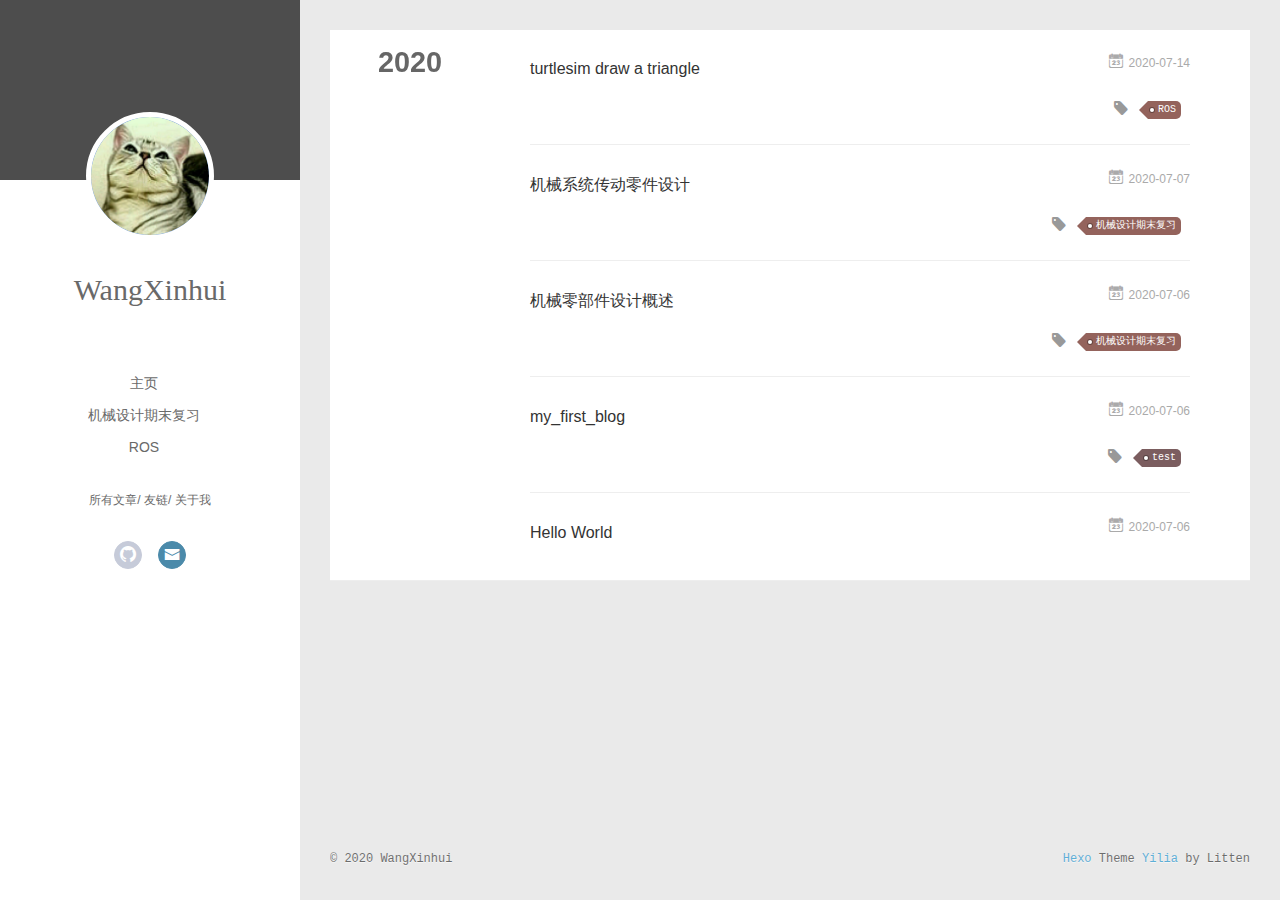
<file: archives/2020/index.html>
<!DOCTYPE html>
<html>
<head>
  <meta charset="utf-8">
  
  <meta name="renderer" content="webkit">
  <meta http-equiv="X-UA-Compatible" content="IE=edge" >
  <link rel="dns-prefetch" href="https://wangxinhui-bot.github.io">
  <title>Archives: 2020 | 欣晖的博客</title>
  <meta name="viewport" content="width=device-width, initial-scale=1, maximum-scale=1">
  <meta property="og:type" content="website">
<meta property="og:title" content="欣晖的博客">
<meta property="og:url" content="https://wangxinhui-bot.github.io/archives/2020/index.html">
<meta property="og:site_name" content="欣晖的博客">
<meta property="og:locale" content="zh_CN">
<meta property="article:author" content="WangXinhui">
<meta name="twitter:card" content="summary">
  
    <link rel="alternative" href="/atom.xml" title="欣晖的博客" type="application/atom+xml">
  
  
    <link rel="icon" href="/favicon.png">
  
  <link rel="stylesheet" type="text/css" href="/./main.0cf68a.css">
  <style type="text/css">
  
    #container.show {
      background: linear-gradient(200deg,#a0cfe4,#e8c37e);
    }
  </style>
  

  

<meta name="generator" content="Hexo 4.2.1"></head>

<body>
  <div id="container" q-class="show:isCtnShow">
    <canvas id="anm-canvas" class="anm-canvas"></canvas>
    <div class="left-col" q-class="show:isShow">
      
<div class="overlay" style="background: #4d4d4d"></div>
<div class="intrude-less">
	<header id="header" class="inner">
		<a href="/" class="profilepic">
			<img src="/img/my_avatar.jpg" class="js-avatar">
		</a>
		<hgroup>
		  <h1 class="header-author"><a href="/">WangXinhui</a></h1>
		</hgroup>
		

		<nav class="header-menu">
			<ul>
			
				<li><a href="/">主页</a></li>
	        
				<li><a href="/tags/%E6%9C%BA%E6%A2%B0%E8%AE%BE%E8%AE%A1%E6%9C%9F%E6%9C%AB%E5%A4%8D%E4%B9%A0/">机械设计期末复习</a></li>
	        
				<li><a href="/tags/ROS/">ROS</a></li>
	        
			</ul>
		</nav>
		<nav class="header-smart-menu">
    		
    			
    			<a q-on="click: openSlider(e, 'innerArchive')" href="javascript:void(0)">所有文章</a>
    			
            
    			
    			<a q-on="click: openSlider(e, 'friends')" href="javascript:void(0)">友链</a>
    			
            
    			
    			<a q-on="click: openSlider(e, 'aboutme')" href="javascript:void(0)">关于我</a>
    			
            
		</nav>
		<nav class="header-nav">
			<div class="social">
				
					<a class="github" target="_blank" href="https://github.com/Wangxinhui-bot/" title="github"><i class="icon-github"></i></a>
		        
					<a class="mail" target="_blank" href="mailto:xinhui-w17@mails.tsinghua.edu.cn" title="mail"><i class="icon-mail"></i></a>
		        
			</div>
		</nav>
	</header>		
</div>

    </div>
    <div class="mid-col" q-class="show:isShow,hide:isShow|isFalse">
      
<nav id="mobile-nav">
  	<div class="overlay js-overlay" style="background: #4d4d4d"></div>
	<div class="btnctn js-mobile-btnctn">
  		<div class="slider-trigger list" q-on="click: openSlider(e)"><i class="icon icon-sort"></i></div>
	</div>
	<div class="intrude-less">
		<header id="header" class="inner">
			<div class="profilepic">
				<img src="/img/my_avatar.jpg" class="js-avatar">
			</div>
			<hgroup>
			  <h1 class="header-author js-header-author">WangXinhui</h1>
			</hgroup>
			
			
			
				
			
				
			
				
			
			
			
			<nav class="header-nav">
				<div class="social">
					
						<a class="github" target="_blank" href="https://github.com/Wangxinhui-bot/" title="github"><i class="icon-github"></i></a>
			        
						<a class="mail" target="_blank" href="mailto:xinhui-w17@mails.tsinghua.edu.cn" title="mail"><i class="icon-mail"></i></a>
			        
				</div>
			</nav>

			<nav class="header-menu js-header-menu">
				<ul style="width: 70%">
				
				
					<li style="width: 33.333333333333336%"><a href="/">主页</a></li>
		        
					<li style="width: 33.333333333333336%"><a href="/tags/%E6%9C%BA%E6%A2%B0%E8%AE%BE%E8%AE%A1%E6%9C%9F%E6%9C%AB%E5%A4%8D%E4%B9%A0/">机械设计期末复习</a></li>
		        
					<li style="width: 33.333333333333336%"><a href="/tags/ROS/">ROS</a></li>
		        
				</ul>
			</nav>
		</header>				
	</div>
	<div class="mobile-mask" style="display:none" q-show="isShow"></div>
</nav>

      <div id="wrapper" class="body-wrap">
        <div class="menu-l">
          <div class="canvas-wrap">
            <canvas data-colors="#eaeaea" data-sectionHeight="100" data-contentId="js-content" id="myCanvas1" class="anm-canvas"></canvas>
          </div>
          <div id="js-content" class="content-ll">
            
  
  
    
    
      
      
      <section class="archives-wrap">
        <div class="archive-year-wrap">
          <a href="/archives/2020" class="archive-year">2020</a>
        </div>
        <div class="archives">
    
    <article class="archive-article archive-type-post">
  <div class="archive-article-inner">
    <header class="archive-article-header">
      	<div class="article-meta">
	      	<a href="/2020/07/14/turtlesim-draw-a-triangle/" class="archive-article-date">
  	<time datetime="2020-07-14T02:02:05.000Z" itemprop="datePublished"><i class="icon-calendar icon"></i>2020-07-14</time>
</a>
        </div>
    	 
  
    <h1 itemprop="name">
      <a class="archive-article-title" href="/2020/07/14/turtlesim-draw-a-triangle/">turtlesim draw a triangle</a>
    </h1>
  

        <div class="article-info info-on-right">
          
	<div class="article-tag tagcloud">
		<i class="icon-price-tags icon"></i>
		<ul class="article-tag-list">
			 
        		<li class="article-tag-list-item">
        			<a href="javascript:void(0)" class="js-tag article-tag-list-link color4">ROS</a>
        		</li>
      		
		</ul>
	</div>

          

        </div>
        <div class="clearfix"></div>
    </header>
  </div>
</article>
  
    
    
    <article class="archive-article archive-type-post">
  <div class="archive-article-inner">
    <header class="archive-article-header">
      	<div class="article-meta">
	      	<a href="/2020/07/07/%E6%9C%BA%E6%A2%B0%E7%B3%BB%E7%BB%9F%E4%BC%A0%E5%8A%A8%E9%9B%B6%E4%BB%B6%E8%AE%BE%E8%AE%A1/" class="archive-article-date">
  	<time datetime="2020-07-07T10:06:19.000Z" itemprop="datePublished"><i class="icon-calendar icon"></i>2020-07-07</time>
</a>
        </div>
    	 
  
    <h1 itemprop="name">
      <a class="archive-article-title" href="/2020/07/07/%E6%9C%BA%E6%A2%B0%E7%B3%BB%E7%BB%9F%E4%BC%A0%E5%8A%A8%E9%9B%B6%E4%BB%B6%E8%AE%BE%E8%AE%A1/">机械系统传动零件设计</a>
    </h1>
  

        <div class="article-info info-on-right">
          
	<div class="article-tag tagcloud">
		<i class="icon-price-tags icon"></i>
		<ul class="article-tag-list">
			 
        		<li class="article-tag-list-item">
        			<a href="javascript:void(0)" class="js-tag article-tag-list-link color4">机械设计期末复习</a>
        		</li>
      		
		</ul>
	</div>

          

        </div>
        <div class="clearfix"></div>
    </header>
  </div>
</article>
  
    
    
    <article class="archive-article archive-type-post">
  <div class="archive-article-inner">
    <header class="archive-article-header">
      	<div class="article-meta">
	      	<a href="/2020/07/06/%E6%9C%BA%E6%A2%B0%E9%9B%B6%E9%83%A8%E4%BB%B6%E8%AE%BE%E8%AE%A1%E6%A6%82%E8%BF%B0/" class="archive-article-date">
  	<time datetime="2020-07-06T09:20:05.000Z" itemprop="datePublished"><i class="icon-calendar icon"></i>2020-07-06</time>
</a>
        </div>
    	 
  
    <h1 itemprop="name">
      <a class="archive-article-title" href="/2020/07/06/%E6%9C%BA%E6%A2%B0%E9%9B%B6%E9%83%A8%E4%BB%B6%E8%AE%BE%E8%AE%A1%E6%A6%82%E8%BF%B0/">机械零部件设计概述</a>
    </h1>
  

        <div class="article-info info-on-right">
          
	<div class="article-tag tagcloud">
		<i class="icon-price-tags icon"></i>
		<ul class="article-tag-list">
			 
        		<li class="article-tag-list-item">
        			<a href="javascript:void(0)" class="js-tag article-tag-list-link color4">机械设计期末复习</a>
        		</li>
      		
		</ul>
	</div>

          

        </div>
        <div class="clearfix"></div>
    </header>
  </div>
</article>
  
    
    
    <article class="archive-article archive-type-post">
  <div class="archive-article-inner">
    <header class="archive-article-header">
      	<div class="article-meta">
	      	<a href="/2020/07/06/my-first-blog/" class="archive-article-date">
  	<time datetime="2020-07-06T07:41:28.000Z" itemprop="datePublished"><i class="icon-calendar icon"></i>2020-07-06</time>
</a>
        </div>
    	 
  
    <h1 itemprop="name">
      <a class="archive-article-title" href="/2020/07/06/my-first-blog/">my_first_blog</a>
    </h1>
  

        <div class="article-info info-on-right">
          
	<div class="article-tag tagcloud">
		<i class="icon-price-tags icon"></i>
		<ul class="article-tag-list">
			 
        		<li class="article-tag-list-item">
        			<a href="javascript:void(0)" class="js-tag article-tag-list-link color5">test</a>
        		</li>
      		
		</ul>
	</div>

          

        </div>
        <div class="clearfix"></div>
    </header>
  </div>
</article>
  
    
    
    <article class="archive-article archive-type-post">
  <div class="archive-article-inner">
    <header class="archive-article-header">
      	<div class="article-meta">
	      	<a href="/2020/07/06/hello-world/" class="archive-article-date">
  	<time datetime="2020-07-06T07:25:14.286Z" itemprop="datePublished"><i class="icon-calendar icon"></i>2020-07-06</time>
</a>
        </div>
    	 
  
    <h1 itemprop="name">
      <a class="archive-article-title" href="/2020/07/06/hello-world/">Hello World</a>
    </h1>
  

        <div class="article-info info-on-right">
          
          

        </div>
        <div class="clearfix"></div>
    </header>
  </div>
</article>
  
  
    </div></section>
  

    


          </div>
        </div>
      </div>
      <footer id="footer">
  <div class="outer">
    <div id="footer-info">
    	<div class="footer-left">
    		&copy; 2020 WangXinhui
    	</div>
      	<div class="footer-right">
      		<a href="http://hexo.io/" target="_blank">Hexo</a>  Theme <a href="https://github.com/litten/hexo-theme-yilia" target="_blank">Yilia</a> by Litten
      	</div>
    </div>
  </div>
</footer>
    </div>
    <script>
	var yiliaConfig = {
		mathjax: true,
		isHome: false,
		isPost: false,
		isArchive: true,
		isTag: false,
		isCategory: false,
		open_in_new: false,
		toc_hide_index: true,
		root: "/",
		innerArchive: true,
		showTags: false
	}
</script>

<script>!function(t){function n(e){if(r[e])return r[e].exports;var i=r[e]={exports:{},id:e,loaded:!1};return t[e].call(i.exports,i,i.exports,n),i.loaded=!0,i.exports}var r={};n.m=t,n.c=r,n.p="./",n(0)}([function(t,n,r){r(195),t.exports=r(191)},function(t,n,r){var e=r(3),i=r(52),o=r(27),u=r(28),c=r(53),f="prototype",a=function(t,n,r){var s,l,h,v,p=t&a.F,d=t&a.G,y=t&a.S,g=t&a.P,b=t&a.B,m=d?e:y?e[n]||(e[n]={}):(e[n]||{})[f],x=d?i:i[n]||(i[n]={}),w=x[f]||(x[f]={});d&&(r=n);for(s in r)l=!p&&m&&void 0!==m[s],h=(l?m:r)[s],v=b&&l?c(h,e):g&&"function"==typeof h?c(Function.call,h):h,m&&u(m,s,h,t&a.U),x[s]!=h&&o(x,s,v),g&&w[s]!=h&&(w[s]=h)};e.core=i,a.F=1,a.G=2,a.S=4,a.P=8,a.B=16,a.W=32,a.U=64,a.R=128,t.exports=a},function(t,n,r){var e=r(6);t.exports=function(t){if(!e(t))throw TypeError(t+" is not an object!");return t}},function(t,n){var r=t.exports="undefined"!=typeof window&&window.Math==Math?window:"undefined"!=typeof self&&self.Math==Math?self:Function("return this")();"number"==typeof __g&&(__g=r)},function(t,n){t.exports=function(t){try{return!!t()}catch(t){return!0}}},function(t,n){var r=t.exports="undefined"!=typeof window&&window.Math==Math?window:"undefined"!=typeof self&&self.Math==Math?self:Function("return this")();"number"==typeof __g&&(__g=r)},function(t,n){t.exports=function(t){return"object"==typeof t?null!==t:"function"==typeof t}},function(t,n,r){var e=r(126)("wks"),i=r(76),o=r(3).Symbol,u="function"==typeof o;(t.exports=function(t){return e[t]||(e[t]=u&&o[t]||(u?o:i)("Symbol."+t))}).store=e},function(t,n){var r={}.hasOwnProperty;t.exports=function(t,n){return r.call(t,n)}},function(t,n,r){var e=r(94),i=r(33);t.exports=function(t){return e(i(t))}},function(t,n,r){t.exports=!r(4)(function(){return 7!=Object.defineProperty({},"a",{get:function(){return 7}}).a})},function(t,n,r){var e=r(2),i=r(167),o=r(50),u=Object.defineProperty;n.f=r(10)?Object.defineProperty:function(t,n,r){if(e(t),n=o(n,!0),e(r),i)try{return u(t,n,r)}catch(t){}if("get"in r||"set"in r)throw TypeError("Accessors not supported!");return"value"in r&&(t[n]=r.value),t}},function(t,n,r){t.exports=!r(18)(function(){return 7!=Object.defineProperty({},"a",{get:function(){return 7}}).a})},function(t,n,r){var e=r(14),i=r(22);t.exports=r(12)?function(t,n,r){return e.f(t,n,i(1,r))}:function(t,n,r){return t[n]=r,t}},function(t,n,r){var e=r(20),i=r(58),o=r(42),u=Object.defineProperty;n.f=r(12)?Object.defineProperty:function(t,n,r){if(e(t),n=o(n,!0),e(r),i)try{return u(t,n,r)}catch(t){}if("get"in r||"set"in r)throw TypeError("Accessors not supported!");return"value"in r&&(t[n]=r.value),t}},function(t,n,r){var e=r(40)("wks"),i=r(23),o=r(5).Symbol,u="function"==typeof o;(t.exports=function(t){return e[t]||(e[t]=u&&o[t]||(u?o:i)("Symbol."+t))}).store=e},function(t,n,r){var e=r(67),i=Math.min;t.exports=function(t){return t>0?i(e(t),9007199254740991):0}},function(t,n,r){var e=r(46);t.exports=function(t){return Object(e(t))}},function(t,n){t.exports=function(t){try{return!!t()}catch(t){return!0}}},function(t,n,r){var e=r(63),i=r(34);t.exports=Object.keys||function(t){return e(t,i)}},function(t,n,r){var e=r(21);t.exports=function(t){if(!e(t))throw TypeError(t+" is not an object!");return t}},function(t,n){t.exports=function(t){return"object"==typeof t?null!==t:"function"==typeof t}},function(t,n){t.exports=function(t,n){return{enumerable:!(1&t),configurable:!(2&t),writable:!(4&t),value:n}}},function(t,n){var r=0,e=Math.random();t.exports=function(t){return"Symbol(".concat(void 0===t?"":t,")_",(++r+e).toString(36))}},function(t,n){var r={}.hasOwnProperty;t.exports=function(t,n){return r.call(t,n)}},function(t,n){var r=t.exports={version:"2.4.0"};"number"==typeof __e&&(__e=r)},function(t,n){t.exports=function(t){if("function"!=typeof t)throw TypeError(t+" is not a function!");return t}},function(t,n,r){var e=r(11),i=r(66);t.exports=r(10)?function(t,n,r){return e.f(t,n,i(1,r))}:function(t,n,r){return t[n]=r,t}},function(t,n,r){var e=r(3),i=r(27),o=r(24),u=r(76)("src"),c="toString",f=Function[c],a=(""+f).split(c);r(52).inspectSource=function(t){return f.call(t)},(t.exports=function(t,n,r,c){var f="function"==typeof r;f&&(o(r,"name")||i(r,"name",n)),t[n]!==r&&(f&&(o(r,u)||i(r,u,t[n]?""+t[n]:a.join(String(n)))),t===e?t[n]=r:c?t[n]?t[n]=r:i(t,n,r):(delete t[n],i(t,n,r)))})(Function.prototype,c,function(){return"function"==typeof this&&this[u]||f.call(this)})},function(t,n,r){var e=r(1),i=r(4),o=r(46),u=function(t,n,r,e){var i=String(o(t)),u="<"+n;return""!==r&&(u+=" "+r+'="'+String(e).replace(/"/g,"&quot;")+'"'),u+">"+i+"</"+n+">"};t.exports=function(t,n){var r={};r[t]=n(u),e(e.P+e.F*i(function(){var n=""[t]('"');return n!==n.toLowerCase()||n.split('"').length>3}),"String",r)}},function(t,n,r){var e=r(115),i=r(46);t.exports=function(t){return e(i(t))}},function(t,n,r){var e=r(116),i=r(66),o=r(30),u=r(50),c=r(24),f=r(167),a=Object.getOwnPropertyDescriptor;n.f=r(10)?a:function(t,n){if(t=o(t),n=u(n,!0),f)try{return a(t,n)}catch(t){}if(c(t,n))return i(!e.f.call(t,n),t[n])}},function(t,n,r){var e=r(24),i=r(17),o=r(145)("IE_PROTO"),u=Object.prototype;t.exports=Object.getPrototypeOf||function(t){return t=i(t),e(t,o)?t[o]:"function"==typeof t.constructor&&t instanceof t.constructor?t.constructor.prototype:t instanceof Object?u:null}},function(t,n){t.exports=function(t){if(void 0==t)throw TypeError("Can't call method on  "+t);return t}},function(t,n){t.exports="constructor,hasOwnProperty,isPrototypeOf,propertyIsEnumerable,toLocaleString,toString,valueOf".split(",")},function(t,n){t.exports={}},function(t,n){t.exports=!0},function(t,n){n.f={}.propertyIsEnumerable},function(t,n,r){var e=r(14).f,i=r(8),o=r(15)("toStringTag");t.exports=function(t,n,r){t&&!i(t=r?t:t.prototype,o)&&e(t,o,{configurable:!0,value:n})}},function(t,n,r){var e=r(40)("keys"),i=r(23);t.exports=function(t){return e[t]||(e[t]=i(t))}},function(t,n,r){var e=r(5),i="__core-js_shared__",o=e[i]||(e[i]={});t.exports=function(t){return o[t]||(o[t]={})}},function(t,n){var r=Math.ceil,e=Math.floor;t.exports=function(t){return isNaN(t=+t)?0:(t>0?e:r)(t)}},function(t,n,r){var e=r(21);t.exports=function(t,n){if(!e(t))return t;var r,i;if(n&&"function"==typeof(r=t.toString)&&!e(i=r.call(t)))return i;if("function"==typeof(r=t.valueOf)&&!e(i=r.call(t)))return i;if(!n&&"function"==typeof(r=t.toString)&&!e(i=r.call(t)))return i;throw TypeError("Can't convert object to primitive value")}},function(t,n,r){var e=r(5),i=r(25),o=r(36),u=r(44),c=r(14).f;t.exports=function(t){var n=i.Symbol||(i.Symbol=o?{}:e.Symbol||{});"_"==t.charAt(0)||t in n||c(n,t,{value:u.f(t)})}},function(t,n,r){n.f=r(15)},function(t,n){var r={}.toString;t.exports=function(t){return r.call(t).slice(8,-1)}},function(t,n){t.exports=function(t){if(void 0==t)throw TypeError("Can't call method on  "+t);return t}},function(t,n,r){var e=r(4);t.exports=function(t,n){return!!t&&e(function(){n?t.call(null,function(){},1):t.call(null)})}},function(t,n,r){var e=r(53),i=r(115),o=r(17),u=r(16),c=r(203);t.exports=function(t,n){var r=1==t,f=2==t,a=3==t,s=4==t,l=6==t,h=5==t||l,v=n||c;return function(n,c,p){for(var d,y,g=o(n),b=i(g),m=e(c,p,3),x=u(b.length),w=0,S=r?v(n,x):f?v(n,0):void 0;x>w;w++)if((h||w in b)&&(d=b[w],y=m(d,w,g),t))if(r)S[w]=y;else if(y)switch(t){case 3:return!0;case 5:return d;case 6:return w;case 2:S.push(d)}else if(s)return!1;return l?-1:a||s?s:S}}},function(t,n,r){var e=r(1),i=r(52),o=r(4);t.exports=function(t,n){var r=(i.Object||{})[t]||Object[t],u={};u[t]=n(r),e(e.S+e.F*o(function(){r(1)}),"Object",u)}},function(t,n,r){var e=r(6);t.exports=function(t,n){if(!e(t))return t;var r,i;if(n&&"function"==typeof(r=t.toString)&&!e(i=r.call(t)))return i;if("function"==typeof(r=t.valueOf)&&!e(i=r.call(t)))return i;if(!n&&"function"==typeof(r=t.toString)&&!e(i=r.call(t)))return i;throw TypeError("Can't convert object to primitive value")}},function(t,n,r){var e=r(5),i=r(25),o=r(91),u=r(13),c="prototype",f=function(t,n,r){var a,s,l,h=t&f.F,v=t&f.G,p=t&f.S,d=t&f.P,y=t&f.B,g=t&f.W,b=v?i:i[n]||(i[n]={}),m=b[c],x=v?e:p?e[n]:(e[n]||{})[c];v&&(r=n);for(a in r)(s=!h&&x&&void 0!==x[a])&&a in b||(l=s?x[a]:r[a],b[a]=v&&"function"!=typeof x[a]?r[a]:y&&s?o(l,e):g&&x[a]==l?function(t){var n=function(n,r,e){if(this instanceof t){switch(arguments.length){case 0:return new t;case 1:return new t(n);case 2:return new t(n,r)}return new t(n,r,e)}return t.apply(this,arguments)};return n[c]=t[c],n}(l):d&&"function"==typeof l?o(Function.call,l):l,d&&((b.virtual||(b.virtual={}))[a]=l,t&f.R&&m&&!m[a]&&u(m,a,l)))};f.F=1,f.G=2,f.S=4,f.P=8,f.B=16,f.W=32,f.U=64,f.R=128,t.exports=f},function(t,n){var r=t.exports={version:"2.4.0"};"number"==typeof __e&&(__e=r)},function(t,n,r){var e=r(26);t.exports=function(t,n,r){if(e(t),void 0===n)return t;switch(r){case 1:return function(r){return t.call(n,r)};case 2:return function(r,e){return t.call(n,r,e)};case 3:return function(r,e,i){return t.call(n,r,e,i)}}return function(){return t.apply(n,arguments)}}},function(t,n,r){var e=r(183),i=r(1),o=r(126)("metadata"),u=o.store||(o.store=new(r(186))),c=function(t,n,r){var i=u.get(t);if(!i){if(!r)return;u.set(t,i=new e)}var o=i.get(n);if(!o){if(!r)return;i.set(n,o=new e)}return o},f=function(t,n,r){var e=c(n,r,!1);return void 0!==e&&e.has(t)},a=function(t,n,r){var e=c(n,r,!1);return void 0===e?void 0:e.get(t)},s=function(t,n,r,e){c(r,e,!0).set(t,n)},l=function(t,n){var r=c(t,n,!1),e=[];return r&&r.forEach(function(t,n){e.push(n)}),e},h=function(t){return void 0===t||"symbol"==typeof t?t:String(t)},v=function(t){i(i.S,"Reflect",t)};t.exports={store:u,map:c,has:f,get:a,set:s,keys:l,key:h,exp:v}},function(t,n,r){"use strict";if(r(10)){var e=r(69),i=r(3),o=r(4),u=r(1),c=r(127),f=r(152),a=r(53),s=r(68),l=r(66),h=r(27),v=r(73),p=r(67),d=r(16),y=r(75),g=r(50),b=r(24),m=r(180),x=r(114),w=r(6),S=r(17),_=r(137),O=r(70),E=r(32),P=r(71).f,j=r(154),F=r(76),M=r(7),A=r(48),N=r(117),T=r(146),I=r(155),k=r(80),L=r(123),R=r(74),C=r(130),D=r(160),U=r(11),W=r(31),G=U.f,B=W.f,V=i.RangeError,z=i.TypeError,q=i.Uint8Array,K="ArrayBuffer",J="Shared"+K,Y="BYTES_PER_ELEMENT",H="prototype",$=Array[H],X=f.ArrayBuffer,Q=f.DataView,Z=A(0),tt=A(2),nt=A(3),rt=A(4),et=A(5),it=A(6),ot=N(!0),ut=N(!1),ct=I.values,ft=I.keys,at=I.entries,st=$.lastIndexOf,lt=$.reduce,ht=$.reduceRight,vt=$.join,pt=$.sort,dt=$.slice,yt=$.toString,gt=$.toLocaleString,bt=M("iterator"),mt=M("toStringTag"),xt=F("typed_constructor"),wt=F("def_constructor"),St=c.CONSTR,_t=c.TYPED,Ot=c.VIEW,Et="Wrong length!",Pt=A(1,function(t,n){return Tt(T(t,t[wt]),n)}),jt=o(function(){return 1===new q(new Uint16Array([1]).buffer)[0]}),Ft=!!q&&!!q[H].set&&o(function(){new q(1).set({})}),Mt=function(t,n){if(void 0===t)throw z(Et);var r=+t,e=d(t);if(n&&!m(r,e))throw V(Et);return e},At=function(t,n){var r=p(t);if(r<0||r%n)throw V("Wrong offset!");return r},Nt=function(t){if(w(t)&&_t in t)return t;throw z(t+" is not a typed array!")},Tt=function(t,n){if(!(w(t)&&xt in t))throw z("It is not a typed array constructor!");return new t(n)},It=function(t,n){return kt(T(t,t[wt]),n)},kt=function(t,n){for(var r=0,e=n.length,i=Tt(t,e);e>r;)i[r]=n[r++];return i},Lt=function(t,n,r){G(t,n,{get:function(){return this._d[r]}})},Rt=function(t){var n,r,e,i,o,u,c=S(t),f=arguments.length,s=f>1?arguments[1]:void 0,l=void 0!==s,h=j(c);if(void 0!=h&&!_(h)){for(u=h.call(c),e=[],n=0;!(o=u.next()).done;n++)e.push(o.value);c=e}for(l&&f>2&&(s=a(s,arguments[2],2)),n=0,r=d(c.length),i=Tt(this,r);r>n;n++)i[n]=l?s(c[n],n):c[n];return i},Ct=function(){for(var t=0,n=arguments.length,r=Tt(this,n);n>t;)r[t]=arguments[t++];return r},Dt=!!q&&o(function(){gt.call(new q(1))}),Ut=function(){return gt.apply(Dt?dt.call(Nt(this)):Nt(this),arguments)},Wt={copyWithin:function(t,n){return D.call(Nt(this),t,n,arguments.length>2?arguments[2]:void 0)},every:function(t){return rt(Nt(this),t,arguments.length>1?arguments[1]:void 0)},fill:function(t){return C.apply(Nt(this),arguments)},filter:function(t){return It(this,tt(Nt(this),t,arguments.length>1?arguments[1]:void 0))},find:function(t){return et(Nt(this),t,arguments.length>1?arguments[1]:void 0)},findIndex:function(t){return it(Nt(this),t,arguments.length>1?arguments[1]:void 0)},forEach:function(t){Z(Nt(this),t,arguments.length>1?arguments[1]:void 0)},indexOf:function(t){return ut(Nt(this),t,arguments.length>1?arguments[1]:void 0)},includes:function(t){return ot(Nt(this),t,arguments.length>1?arguments[1]:void 0)},join:function(t){return vt.apply(Nt(this),arguments)},lastIndexOf:function(t){return st.apply(Nt(this),arguments)},map:function(t){return Pt(Nt(this),t,arguments.length>1?arguments[1]:void 0)},reduce:function(t){return lt.apply(Nt(this),arguments)},reduceRight:function(t){return ht.apply(Nt(this),arguments)},reverse:function(){for(var t,n=this,r=Nt(n).length,e=Math.floor(r/2),i=0;i<e;)t=n[i],n[i++]=n[--r],n[r]=t;return n},some:function(t){return nt(Nt(this),t,arguments.length>1?arguments[1]:void 0)},sort:function(t){return pt.call(Nt(this),t)},subarray:function(t,n){var r=Nt(this),e=r.length,i=y(t,e);return new(T(r,r[wt]))(r.buffer,r.byteOffset+i*r.BYTES_PER_ELEMENT,d((void 0===n?e:y(n,e))-i))}},Gt=function(t,n){return It(this,dt.call(Nt(this),t,n))},Bt=function(t){Nt(this);var n=At(arguments[1],1),r=this.length,e=S(t),i=d(e.length),o=0;if(i+n>r)throw V(Et);for(;o<i;)this[n+o]=e[o++]},Vt={entries:function(){return at.call(Nt(this))},keys:function(){return ft.call(Nt(this))},values:function(){return ct.call(Nt(this))}},zt=function(t,n){return w(t)&&t[_t]&&"symbol"!=typeof n&&n in t&&String(+n)==String(n)},qt=function(t,n){return zt(t,n=g(n,!0))?l(2,t[n]):B(t,n)},Kt=function(t,n,r){return!(zt(t,n=g(n,!0))&&w(r)&&b(r,"value"))||b(r,"get")||b(r,"set")||r.configurable||b(r,"writable")&&!r.writable||b(r,"enumerable")&&!r.enumerable?G(t,n,r):(t[n]=r.value,t)};St||(W.f=qt,U.f=Kt),u(u.S+u.F*!St,"Object",{getOwnPropertyDescriptor:qt,defineProperty:Kt}),o(function(){yt.call({})})&&(yt=gt=function(){return vt.call(this)});var Jt=v({},Wt);v(Jt,Vt),h(Jt,bt,Vt.values),v(Jt,{slice:Gt,set:Bt,constructor:function(){},toString:yt,toLocaleString:Ut}),Lt(Jt,"buffer","b"),Lt(Jt,"byteOffset","o"),Lt(Jt,"byteLength","l"),Lt(Jt,"length","e"),G(Jt,mt,{get:function(){return this[_t]}}),t.exports=function(t,n,r,f){f=!!f;var a=t+(f?"Clamped":"")+"Array",l="Uint8Array"!=a,v="get"+t,p="set"+t,y=i[a],g=y||{},b=y&&E(y),m=!y||!c.ABV,S={},_=y&&y[H],j=function(t,r){var e=t._d;return e.v[v](r*n+e.o,jt)},F=function(t,r,e){var i=t._d;f&&(e=(e=Math.round(e))<0?0:e>255?255:255&e),i.v[p](r*n+i.o,e,jt)},M=function(t,n){G(t,n,{get:function(){return j(this,n)},set:function(t){return F(this,n,t)},enumerable:!0})};m?(y=r(function(t,r,e,i){s(t,y,a,"_d");var o,u,c,f,l=0,v=0;if(w(r)){if(!(r instanceof X||(f=x(r))==K||f==J))return _t in r?kt(y,r):Rt.call(y,r);o=r,v=At(e,n);var p=r.byteLength;if(void 0===i){if(p%n)throw V(Et);if((u=p-v)<0)throw V(Et)}else if((u=d(i)*n)+v>p)throw V(Et);c=u/n}else c=Mt(r,!0),u=c*n,o=new X(u);for(h(t,"_d",{b:o,o:v,l:u,e:c,v:new Q(o)});l<c;)M(t,l++)}),_=y[H]=O(Jt),h(_,"constructor",y)):L(function(t){new y(null),new y(t)},!0)||(y=r(function(t,r,e,i){s(t,y,a);var o;return w(r)?r instanceof X||(o=x(r))==K||o==J?void 0!==i?new g(r,At(e,n),i):void 0!==e?new g(r,At(e,n)):new g(r):_t in r?kt(y,r):Rt.call(y,r):new g(Mt(r,l))}),Z(b!==Function.prototype?P(g).concat(P(b)):P(g),function(t){t in y||h(y,t,g[t])}),y[H]=_,e||(_.constructor=y));var A=_[bt],N=!!A&&("values"==A.name||void 0==A.name),T=Vt.values;h(y,xt,!0),h(_,_t,a),h(_,Ot,!0),h(_,wt,y),(f?new y(1)[mt]==a:mt in _)||G(_,mt,{get:function(){return a}}),S[a]=y,u(u.G+u.W+u.F*(y!=g),S),u(u.S,a,{BYTES_PER_ELEMENT:n,from:Rt,of:Ct}),Y in _||h(_,Y,n),u(u.P,a,Wt),R(a),u(u.P+u.F*Ft,a,{set:Bt}),u(u.P+u.F*!N,a,Vt),u(u.P+u.F*(_.toString!=yt),a,{toString:yt}),u(u.P+u.F*o(function(){new y(1).slice()}),a,{slice:Gt}),u(u.P+u.F*(o(function(){return[1,2].toLocaleString()!=new y([1,2]).toLocaleString()})||!o(function(){_.toLocaleString.call([1,2])})),a,{toLocaleString:Ut}),k[a]=N?A:T,e||N||h(_,bt,T)}}else t.exports=function(){}},function(t,n){var r={}.toString;t.exports=function(t){return r.call(t).slice(8,-1)}},function(t,n,r){var e=r(21),i=r(5).document,o=e(i)&&e(i.createElement);t.exports=function(t){return o?i.createElement(t):{}}},function(t,n,r){t.exports=!r(12)&&!r(18)(function(){return 7!=Object.defineProperty(r(57)("div"),"a",{get:function(){return 7}}).a})},function(t,n,r){"use strict";var e=r(36),i=r(51),o=r(64),u=r(13),c=r(8),f=r(35),a=r(96),s=r(38),l=r(103),h=r(15)("iterator"),v=!([].keys&&"next"in[].keys()),p="keys",d="values",y=function(){return this};t.exports=function(t,n,r,g,b,m,x){a(r,n,g);var w,S,_,O=function(t){if(!v&&t in F)return F[t];switch(t){case p:case d:return function(){return new r(this,t)}}return function(){return new r(this,t)}},E=n+" Iterator",P=b==d,j=!1,F=t.prototype,M=F[h]||F["@@iterator"]||b&&F[b],A=M||O(b),N=b?P?O("entries"):A:void 0,T="Array"==n?F.entries||M:M;if(T&&(_=l(T.call(new t)))!==Object.prototype&&(s(_,E,!0),e||c(_,h)||u(_,h,y)),P&&M&&M.name!==d&&(j=!0,A=function(){return M.call(this)}),e&&!x||!v&&!j&&F[h]||u(F,h,A),f[n]=A,f[E]=y,b)if(w={values:P?A:O(d),keys:m?A:O(p),entries:N},x)for(S in w)S in F||o(F,S,w[S]);else i(i.P+i.F*(v||j),n,w);return w}},function(t,n,r){var e=r(20),i=r(100),o=r(34),u=r(39)("IE_PROTO"),c=function(){},f="prototype",a=function(){var t,n=r(57)("iframe"),e=o.length;for(n.style.display="none",r(93).appendChild(n),n.src="javascript:",t=n.contentWindow.document,t.open(),t.write("<script>document.F=Object<\/script>"),t.close(),a=t.F;e--;)delete a[f][o[e]];return a()};t.exports=Object.create||function(t,n){var r;return null!==t?(c[f]=e(t),r=new c,c[f]=null,r[u]=t):r=a(),void 0===n?r:i(r,n)}},function(t,n,r){var e=r(63),i=r(34).concat("length","prototype");n.f=Object.getOwnPropertyNames||function(t){return e(t,i)}},function(t,n){n.f=Object.getOwnPropertySymbols},function(t,n,r){var e=r(8),i=r(9),o=r(90)(!1),u=r(39)("IE_PROTO");t.exports=function(t,n){var r,c=i(t),f=0,a=[];for(r in c)r!=u&&e(c,r)&&a.push(r);for(;n.length>f;)e(c,r=n[f++])&&(~o(a,r)||a.push(r));return a}},function(t,n,r){t.exports=r(13)},function(t,n,r){var e=r(76)("meta"),i=r(6),o=r(24),u=r(11).f,c=0,f=Object.isExtensible||function(){return!0},a=!r(4)(function(){return f(Object.preventExtensions({}))}),s=function(t){u(t,e,{value:{i:"O"+ ++c,w:{}}})},l=function(t,n){if(!i(t))return"symbol"==typeof t?t:("string"==typeof t?"S":"P")+t;if(!o(t,e)){if(!f(t))return"F";if(!n)return"E";s(t)}return t[e].i},h=function(t,n){if(!o(t,e)){if(!f(t))return!0;if(!n)return!1;s(t)}return t[e].w},v=function(t){return a&&p.NEED&&f(t)&&!o(t,e)&&s(t),t},p=t.exports={KEY:e,NEED:!1,fastKey:l,getWeak:h,onFreeze:v}},function(t,n){t.exports=function(t,n){return{enumerable:!(1&t),configurable:!(2&t),writable:!(4&t),value:n}}},function(t,n){var r=Math.ceil,e=Math.floor;t.exports=function(t){return isNaN(t=+t)?0:(t>0?e:r)(t)}},function(t,n){t.exports=function(t,n,r,e){if(!(t instanceof n)||void 0!==e&&e in t)throw TypeError(r+": incorrect invocation!");return t}},function(t,n){t.exports=!1},function(t,n,r){var e=r(2),i=r(173),o=r(133),u=r(145)("IE_PROTO"),c=function(){},f="prototype",a=function(){var t,n=r(132)("iframe"),e=o.length;for(n.style.display="none",r(135).appendChild(n),n.src="javascript:",t=n.contentWindow.document,t.open(),t.write("<script>document.F=Object<\/script>"),t.close(),a=t.F;e--;)delete a[f][o[e]];return a()};t.exports=Object.create||function(t,n){var r;return null!==t?(c[f]=e(t),r=new c,c[f]=null,r[u]=t):r=a(),void 0===n?r:i(r,n)}},function(t,n,r){var e=r(175),i=r(133).concat("length","prototype");n.f=Object.getOwnPropertyNames||function(t){return e(t,i)}},function(t,n,r){var e=r(175),i=r(133);t.exports=Object.keys||function(t){return e(t,i)}},function(t,n,r){var e=r(28);t.exports=function(t,n,r){for(var i in n)e(t,i,n[i],r);return t}},function(t,n,r){"use strict";var e=r(3),i=r(11),o=r(10),u=r(7)("species");t.exports=function(t){var n=e[t];o&&n&&!n[u]&&i.f(n,u,{configurable:!0,get:function(){return this}})}},function(t,n,r){var e=r(67),i=Math.max,o=Math.min;t.exports=function(t,n){return t=e(t),t<0?i(t+n,0):o(t,n)}},function(t,n){var r=0,e=Math.random();t.exports=function(t){return"Symbol(".concat(void 0===t?"":t,")_",(++r+e).toString(36))}},function(t,n,r){var e=r(33);t.exports=function(t){return Object(e(t))}},function(t,n,r){var e=r(7)("unscopables"),i=Array.prototype;void 0==i[e]&&r(27)(i,e,{}),t.exports=function(t){i[e][t]=!0}},function(t,n,r){var e=r(53),i=r(169),o=r(137),u=r(2),c=r(16),f=r(154),a={},s={},n=t.exports=function(t,n,r,l,h){var v,p,d,y,g=h?function(){return t}:f(t),b=e(r,l,n?2:1),m=0;if("function"!=typeof g)throw TypeError(t+" is not iterable!");if(o(g)){for(v=c(t.length);v>m;m++)if((y=n?b(u(p=t[m])[0],p[1]):b(t[m]))===a||y===s)return y}else for(d=g.call(t);!(p=d.next()).done;)if((y=i(d,b,p.value,n))===a||y===s)return y};n.BREAK=a,n.RETURN=s},function(t,n){t.exports={}},function(t,n,r){var e=r(11).f,i=r(24),o=r(7)("toStringTag");t.exports=function(t,n,r){t&&!i(t=r?t:t.prototype,o)&&e(t,o,{configurable:!0,value:n})}},function(t,n,r){var e=r(1),i=r(46),o=r(4),u=r(150),c="["+u+"]",f="​",a=RegExp("^"+c+c+"*"),s=RegExp(c+c+"*$"),l=function(t,n,r){var i={},c=o(function(){return!!u[t]()||f[t]()!=f}),a=i[t]=c?n(h):u[t];r&&(i[r]=a),e(e.P+e.F*c,"String",i)},h=l.trim=function(t,n){return t=String(i(t)),1&n&&(t=t.replace(a,"")),2&n&&(t=t.replace(s,"")),t};t.exports=l},function(t,n,r){t.exports={default:r(86),__esModule:!0}},function(t,n,r){t.exports={default:r(87),__esModule:!0}},function(t,n,r){"use strict";function e(t){return t&&t.__esModule?t:{default:t}}n.__esModule=!0;var i=r(84),o=e(i),u=r(83),c=e(u),f="function"==typeof c.default&&"symbol"==typeof o.default?function(t){return typeof t}:function(t){return t&&"function"==typeof c.default&&t.constructor===c.default&&t!==c.default.prototype?"symbol":typeof t};n.default="function"==typeof c.default&&"symbol"===f(o.default)?function(t){return void 0===t?"undefined":f(t)}:function(t){return t&&"function"==typeof c.default&&t.constructor===c.default&&t!==c.default.prototype?"symbol":void 0===t?"undefined":f(t)}},function(t,n,r){r(110),r(108),r(111),r(112),t.exports=r(25).Symbol},function(t,n,r){r(109),r(113),t.exports=r(44).f("iterator")},function(t,n){t.exports=function(t){if("function"!=typeof t)throw TypeError(t+" is not a function!");return t}},function(t,n){t.exports=function(){}},function(t,n,r){var e=r(9),i=r(106),o=r(105);t.exports=function(t){return function(n,r,u){var c,f=e(n),a=i(f.length),s=o(u,a);if(t&&r!=r){for(;a>s;)if((c=f[s++])!=c)return!0}else for(;a>s;s++)if((t||s in f)&&f[s]===r)return t||s||0;return!t&&-1}}},function(t,n,r){var e=r(88);t.exports=function(t,n,r){if(e(t),void 0===n)return t;switch(r){case 1:return function(r){return t.call(n,r)};case 2:return function(r,e){return t.call(n,r,e)};case 3:return function(r,e,i){return t.call(n,r,e,i)}}return function(){return t.apply(n,arguments)}}},function(t,n,r){var e=r(19),i=r(62),o=r(37);t.exports=function(t){var n=e(t),r=i.f;if(r)for(var u,c=r(t),f=o.f,a=0;c.length>a;)f.call(t,u=c[a++])&&n.push(u);return n}},function(t,n,r){t.exports=r(5).document&&document.documentElement},function(t,n,r){var e=r(56);t.exports=Object("z").propertyIsEnumerable(0)?Object:function(t){return"String"==e(t)?t.split(""):Object(t)}},function(t,n,r){var e=r(56);t.exports=Array.isArray||function(t){return"Array"==e(t)}},function(t,n,r){"use strict";var e=r(60),i=r(22),o=r(38),u={};r(13)(u,r(15)("iterator"),function(){return this}),t.exports=function(t,n,r){t.prototype=e(u,{next:i(1,r)}),o(t,n+" Iterator")}},function(t,n){t.exports=function(t,n){return{value:n,done:!!t}}},function(t,n,r){var e=r(19),i=r(9);t.exports=function(t,n){for(var r,o=i(t),u=e(o),c=u.length,f=0;c>f;)if(o[r=u[f++]]===n)return r}},function(t,n,r){var e=r(23)("meta"),i=r(21),o=r(8),u=r(14).f,c=0,f=Object.isExtensible||function(){return!0},a=!r(18)(function(){return f(Object.preventExtensions({}))}),s=function(t){u(t,e,{value:{i:"O"+ ++c,w:{}}})},l=function(t,n){if(!i(t))return"symbol"==typeof t?t:("string"==typeof t?"S":"P")+t;if(!o(t,e)){if(!f(t))return"F";if(!n)return"E";s(t)}return t[e].i},h=function(t,n){if(!o(t,e)){if(!f(t))return!0;if(!n)return!1;s(t)}return t[e].w},v=function(t){return a&&p.NEED&&f(t)&&!o(t,e)&&s(t),t},p=t.exports={KEY:e,NEED:!1,fastKey:l,getWeak:h,onFreeze:v}},function(t,n,r){var e=r(14),i=r(20),o=r(19);t.exports=r(12)?Object.defineProperties:function(t,n){i(t);for(var r,u=o(n),c=u.length,f=0;c>f;)e.f(t,r=u[f++],n[r]);return t}},function(t,n,r){var e=r(37),i=r(22),o=r(9),u=r(42),c=r(8),f=r(58),a=Object.getOwnPropertyDescriptor;n.f=r(12)?a:function(t,n){if(t=o(t),n=u(n,!0),f)try{return a(t,n)}catch(t){}if(c(t,n))return i(!e.f.call(t,n),t[n])}},function(t,n,r){var e=r(9),i=r(61).f,o={}.toString,u="object"==typeof window&&window&&Object.getOwnPropertyNames?Object.getOwnPropertyNames(window):[],c=function(t){try{return i(t)}catch(t){return u.slice()}};t.exports.f=function(t){return u&&"[object Window]"==o.call(t)?c(t):i(e(t))}},function(t,n,r){var e=r(8),i=r(77),o=r(39)("IE_PROTO"),u=Object.prototype;t.exports=Object.getPrototypeOf||function(t){return t=i(t),e(t,o)?t[o]:"function"==typeof t.constructor&&t instanceof t.constructor?t.constructor.prototype:t instanceof Object?u:null}},function(t,n,r){var e=r(41),i=r(33);t.exports=function(t){return function(n,r){var o,u,c=String(i(n)),f=e(r),a=c.length;return f<0||f>=a?t?"":void 0:(o=c.charCodeAt(f),o<55296||o>56319||f+1===a||(u=c.charCodeAt(f+1))<56320||u>57343?t?c.charAt(f):o:t?c.slice(f,f+2):u-56320+(o-55296<<10)+65536)}}},function(t,n,r){var e=r(41),i=Math.max,o=Math.min;t.exports=function(t,n){return t=e(t),t<0?i(t+n,0):o(t,n)}},function(t,n,r){var e=r(41),i=Math.min;t.exports=function(t){return t>0?i(e(t),9007199254740991):0}},function(t,n,r){"use strict";var e=r(89),i=r(97),o=r(35),u=r(9);t.exports=r(59)(Array,"Array",function(t,n){this._t=u(t),this._i=0,this._k=n},function(){var t=this._t,n=this._k,r=this._i++;return!t||r>=t.length?(this._t=void 0,i(1)):"keys"==n?i(0,r):"values"==n?i(0,t[r]):i(0,[r,t[r]])},"values"),o.Arguments=o.Array,e("keys"),e("values"),e("entries")},function(t,n){},function(t,n,r){"use strict";var e=r(104)(!0);r(59)(String,"String",function(t){this._t=String(t),this._i=0},function(){var t,n=this._t,r=this._i;return r>=n.length?{value:void 0,done:!0}:(t=e(n,r),this._i+=t.length,{value:t,done:!1})})},function(t,n,r){"use strict";var e=r(5),i=r(8),o=r(12),u=r(51),c=r(64),f=r(99).KEY,a=r(18),s=r(40),l=r(38),h=r(23),v=r(15),p=r(44),d=r(43),y=r(98),g=r(92),b=r(95),m=r(20),x=r(9),w=r(42),S=r(22),_=r(60),O=r(102),E=r(101),P=r(14),j=r(19),F=E.f,M=P.f,A=O.f,N=e.Symbol,T=e.JSON,I=T&&T.stringify,k="prototype",L=v("_hidden"),R=v("toPrimitive"),C={}.propertyIsEnumerable,D=s("symbol-registry"),U=s("symbols"),W=s("op-symbols"),G=Object[k],B="function"==typeof N,V=e.QObject,z=!V||!V[k]||!V[k].findChild,q=o&&a(function(){return 7!=_(M({},"a",{get:function(){return M(this,"a",{value:7}).a}})).a})?function(t,n,r){var e=F(G,n);e&&delete G[n],M(t,n,r),e&&t!==G&&M(G,n,e)}:M,K=function(t){var n=U[t]=_(N[k]);return n._k=t,n},J=B&&"symbol"==typeof N.iterator?function(t){return"symbol"==typeof t}:function(t){return t instanceof N},Y=function(t,n,r){return t===G&&Y(W,n,r),m(t),n=w(n,!0),m(r),i(U,n)?(r.enumerable?(i(t,L)&&t[L][n]&&(t[L][n]=!1),r=_(r,{enumerable:S(0,!1)})):(i(t,L)||M(t,L,S(1,{})),t[L][n]=!0),q(t,n,r)):M(t,n,r)},H=function(t,n){m(t);for(var r,e=g(n=x(n)),i=0,o=e.length;o>i;)Y(t,r=e[i++],n[r]);return t},$=function(t,n){return void 0===n?_(t):H(_(t),n)},X=function(t){var n=C.call(this,t=w(t,!0));return!(this===G&&i(U,t)&&!i(W,t))&&(!(n||!i(this,t)||!i(U,t)||i(this,L)&&this[L][t])||n)},Q=function(t,n){if(t=x(t),n=w(n,!0),t!==G||!i(U,n)||i(W,n)){var r=F(t,n);return!r||!i(U,n)||i(t,L)&&t[L][n]||(r.enumerable=!0),r}},Z=function(t){for(var n,r=A(x(t)),e=[],o=0;r.length>o;)i(U,n=r[o++])||n==L||n==f||e.push(n);return e},tt=function(t){for(var n,r=t===G,e=A(r?W:x(t)),o=[],u=0;e.length>u;)!i(U,n=e[u++])||r&&!i(G,n)||o.push(U[n]);return o};B||(N=function(){if(this instanceof N)throw TypeError("Symbol is not a constructor!");var t=h(arguments.length>0?arguments[0]:void 0),n=function(r){this===G&&n.call(W,r),i(this,L)&&i(this[L],t)&&(this[L][t]=!1),q(this,t,S(1,r))};return o&&z&&q(G,t,{configurable:!0,set:n}),K(t)},c(N[k],"toString",function(){return this._k}),E.f=Q,P.f=Y,r(61).f=O.f=Z,r(37).f=X,r(62).f=tt,o&&!r(36)&&c(G,"propertyIsEnumerable",X,!0),p.f=function(t){return K(v(t))}),u(u.G+u.W+u.F*!B,{Symbol:N});for(var nt="hasInstance,isConcatSpreadable,iterator,match,replace,search,species,split,toPrimitive,toStringTag,unscopables".split(","),rt=0;nt.length>rt;)v(nt[rt++]);for(var nt=j(v.store),rt=0;nt.length>rt;)d(nt[rt++]);u(u.S+u.F*!B,"Symbol",{for:function(t){return i(D,t+="")?D[t]:D[t]=N(t)},keyFor:function(t){if(J(t))return y(D,t);throw TypeError(t+" is not a symbol!")},useSetter:function(){z=!0},useSimple:function(){z=!1}}),u(u.S+u.F*!B,"Object",{create:$,defineProperty:Y,defineProperties:H,getOwnPropertyDescriptor:Q,getOwnPropertyNames:Z,getOwnPropertySymbols:tt}),T&&u(u.S+u.F*(!B||a(function(){var t=N();return"[null]"!=I([t])||"{}"!=I({a:t})||"{}"!=I(Object(t))})),"JSON",{stringify:function(t){if(void 0!==t&&!J(t)){for(var n,r,e=[t],i=1;arguments.length>i;)e.push(arguments[i++]);return n=e[1],"function"==typeof n&&(r=n),!r&&b(n)||(n=function(t,n){if(r&&(n=r.call(this,t,n)),!J(n))return n}),e[1]=n,I.apply(T,e)}}}),N[k][R]||r(13)(N[k],R,N[k].valueOf),l(N,"Symbol"),l(Math,"Math",!0),l(e.JSON,"JSON",!0)},function(t,n,r){r(43)("asyncIterator")},function(t,n,r){r(43)("observable")},function(t,n,r){r(107);for(var e=r(5),i=r(13),o=r(35),u=r(15)("toStringTag"),c=["NodeList","DOMTokenList","MediaList","StyleSheetList","CSSRuleList"],f=0;f<5;f++){var a=c[f],s=e[a],l=s&&s.prototype;l&&!l[u]&&i(l,u,a),o[a]=o.Array}},function(t,n,r){var e=r(45),i=r(7)("toStringTag"),o="Arguments"==e(function(){return arguments}()),u=function(t,n){try{return t[n]}catch(t){}};t.exports=function(t){var n,r,c;return void 0===t?"Undefined":null===t?"Null":"string"==typeof(r=u(n=Object(t),i))?r:o?e(n):"Object"==(c=e(n))&&"function"==typeof n.callee?"Arguments":c}},function(t,n,r){var e=r(45);t.exports=Object("z").propertyIsEnumerable(0)?Object:function(t){return"String"==e(t)?t.split(""):Object(t)}},function(t,n){n.f={}.propertyIsEnumerable},function(t,n,r){var e=r(30),i=r(16),o=r(75);t.exports=function(t){return function(n,r,u){var c,f=e(n),a=i(f.length),s=o(u,a);if(t&&r!=r){for(;a>s;)if((c=f[s++])!=c)return!0}else for(;a>s;s++)if((t||s in f)&&f[s]===r)return t||s||0;return!t&&-1}}},function(t,n,r){"use strict";var e=r(3),i=r(1),o=r(28),u=r(73),c=r(65),f=r(79),a=r(68),s=r(6),l=r(4),h=r(123),v=r(81),p=r(136);t.exports=function(t,n,r,d,y,g){var b=e[t],m=b,x=y?"set":"add",w=m&&m.prototype,S={},_=function(t){var n=w[t];o(w,t,"delete"==t?function(t){return!(g&&!s(t))&&n.call(this,0===t?0:t)}:"has"==t?function(t){return!(g&&!s(t))&&n.call(this,0===t?0:t)}:"get"==t?function(t){return g&&!s(t)?void 0:n.call(this,0===t?0:t)}:"add"==t?function(t){return n.call(this,0===t?0:t),this}:function(t,r){return n.call(this,0===t?0:t,r),this})};if("function"==typeof m&&(g||w.forEach&&!l(function(){(new m).entries().next()}))){var O=new m,E=O[x](g?{}:-0,1)!=O,P=l(function(){O.has(1)}),j=h(function(t){new m(t)}),F=!g&&l(function(){for(var t=new m,n=5;n--;)t[x](n,n);return!t.has(-0)});j||(m=n(function(n,r){a(n,m,t);var e=p(new b,n,m);return void 0!=r&&f(r,y,e[x],e),e}),m.prototype=w,w.constructor=m),(P||F)&&(_("delete"),_("has"),y&&_("get")),(F||E)&&_(x),g&&w.clear&&delete w.clear}else m=d.getConstructor(n,t,y,x),u(m.prototype,r),c.NEED=!0;return v(m,t),S[t]=m,i(i.G+i.W+i.F*(m!=b),S),g||d.setStrong(m,t,y),m}},function(t,n,r){"use strict";var e=r(27),i=r(28),o=r(4),u=r(46),c=r(7);t.exports=function(t,n,r){var f=c(t),a=r(u,f,""[t]),s=a[0],l=a[1];o(function(){var n={};return n[f]=function(){return 7},7!=""[t](n)})&&(i(String.prototype,t,s),e(RegExp.prototype,f,2==n?function(t,n){return l.call(t,this,n)}:function(t){return l.call(t,this)}))}
},function(t,n,r){"use strict";var e=r(2);t.exports=function(){var t=e(this),n="";return t.global&&(n+="g"),t.ignoreCase&&(n+="i"),t.multiline&&(n+="m"),t.unicode&&(n+="u"),t.sticky&&(n+="y"),n}},function(t,n){t.exports=function(t,n,r){var e=void 0===r;switch(n.length){case 0:return e?t():t.call(r);case 1:return e?t(n[0]):t.call(r,n[0]);case 2:return e?t(n[0],n[1]):t.call(r,n[0],n[1]);case 3:return e?t(n[0],n[1],n[2]):t.call(r,n[0],n[1],n[2]);case 4:return e?t(n[0],n[1],n[2],n[3]):t.call(r,n[0],n[1],n[2],n[3])}return t.apply(r,n)}},function(t,n,r){var e=r(6),i=r(45),o=r(7)("match");t.exports=function(t){var n;return e(t)&&(void 0!==(n=t[o])?!!n:"RegExp"==i(t))}},function(t,n,r){var e=r(7)("iterator"),i=!1;try{var o=[7][e]();o.return=function(){i=!0},Array.from(o,function(){throw 2})}catch(t){}t.exports=function(t,n){if(!n&&!i)return!1;var r=!1;try{var o=[7],u=o[e]();u.next=function(){return{done:r=!0}},o[e]=function(){return u},t(o)}catch(t){}return r}},function(t,n,r){t.exports=r(69)||!r(4)(function(){var t=Math.random();__defineSetter__.call(null,t,function(){}),delete r(3)[t]})},function(t,n){n.f=Object.getOwnPropertySymbols},function(t,n,r){var e=r(3),i="__core-js_shared__",o=e[i]||(e[i]={});t.exports=function(t){return o[t]||(o[t]={})}},function(t,n,r){for(var e,i=r(3),o=r(27),u=r(76),c=u("typed_array"),f=u("view"),a=!(!i.ArrayBuffer||!i.DataView),s=a,l=0,h="Int8Array,Uint8Array,Uint8ClampedArray,Int16Array,Uint16Array,Int32Array,Uint32Array,Float32Array,Float64Array".split(",");l<9;)(e=i[h[l++]])?(o(e.prototype,c,!0),o(e.prototype,f,!0)):s=!1;t.exports={ABV:a,CONSTR:s,TYPED:c,VIEW:f}},function(t,n){"use strict";var r={versions:function(){var t=window.navigator.userAgent;return{trident:t.indexOf("Trident")>-1,presto:t.indexOf("Presto")>-1,webKit:t.indexOf("AppleWebKit")>-1,gecko:t.indexOf("Gecko")>-1&&-1==t.indexOf("KHTML"),mobile:!!t.match(/AppleWebKit.*Mobile.*/),ios:!!t.match(/\(i[^;]+;( U;)? CPU.+Mac OS X/),android:t.indexOf("Android")>-1||t.indexOf("Linux")>-1,iPhone:t.indexOf("iPhone")>-1||t.indexOf("Mac")>-1,iPad:t.indexOf("iPad")>-1,webApp:-1==t.indexOf("Safari"),weixin:-1==t.indexOf("MicroMessenger")}}()};t.exports=r},function(t,n,r){"use strict";var e=r(85),i=function(t){return t&&t.__esModule?t:{default:t}}(e),o=function(){function t(t,n,e){return n||e?String.fromCharCode(n||e):r[t]||t}function n(t){return e[t]}var r={"&quot;":'"',"&lt;":"<","&gt;":">","&amp;":"&","&nbsp;":" "},e={};for(var u in r)e[r[u]]=u;return r["&apos;"]="'",e["'"]="&#39;",{encode:function(t){return t?(""+t).replace(/['<> "&]/g,n).replace(/\r?\n/g,"<br/>").replace(/\s/g,"&nbsp;"):""},decode:function(n){return n?(""+n).replace(/<br\s*\/?>/gi,"\n").replace(/&quot;|&lt;|&gt;|&amp;|&nbsp;|&apos;|&#(\d+);|&#(\d+)/g,t).replace(/\u00a0/g," "):""},encodeBase16:function(t){if(!t)return t;t+="";for(var n=[],r=0,e=t.length;e>r;r++)n.push(t.charCodeAt(r).toString(16).toUpperCase());return n.join("")},encodeBase16forJSON:function(t){if(!t)return t;t=t.replace(/[\u4E00-\u9FBF]/gi,function(t){return escape(t).replace("%u","\\u")});for(var n=[],r=0,e=t.length;e>r;r++)n.push(t.charCodeAt(r).toString(16).toUpperCase());return n.join("")},decodeBase16:function(t){if(!t)return t;t+="";for(var n=[],r=0,e=t.length;e>r;r+=2)n.push(String.fromCharCode("0x"+t.slice(r,r+2)));return n.join("")},encodeObject:function(t){if(t instanceof Array)for(var n=0,r=t.length;r>n;n++)t[n]=o.encodeObject(t[n]);else if("object"==(void 0===t?"undefined":(0,i.default)(t)))for(var e in t)t[e]=o.encodeObject(t[e]);else if("string"==typeof t)return o.encode(t);return t},loadScript:function(t){var n=document.createElement("script");document.getElementsByTagName("body")[0].appendChild(n),n.setAttribute("src",t)},addLoadEvent:function(t){var n=window.onload;"function"!=typeof window.onload?window.onload=t:window.onload=function(){n(),t()}}}}();t.exports=o},function(t,n,r){"use strict";var e=r(17),i=r(75),o=r(16);t.exports=function(t){for(var n=e(this),r=o(n.length),u=arguments.length,c=i(u>1?arguments[1]:void 0,r),f=u>2?arguments[2]:void 0,a=void 0===f?r:i(f,r);a>c;)n[c++]=t;return n}},function(t,n,r){"use strict";var e=r(11),i=r(66);t.exports=function(t,n,r){n in t?e.f(t,n,i(0,r)):t[n]=r}},function(t,n,r){var e=r(6),i=r(3).document,o=e(i)&&e(i.createElement);t.exports=function(t){return o?i.createElement(t):{}}},function(t,n){t.exports="constructor,hasOwnProperty,isPrototypeOf,propertyIsEnumerable,toLocaleString,toString,valueOf".split(",")},function(t,n,r){var e=r(7)("match");t.exports=function(t){var n=/./;try{"/./"[t](n)}catch(r){try{return n[e]=!1,!"/./"[t](n)}catch(t){}}return!0}},function(t,n,r){t.exports=r(3).document&&document.documentElement},function(t,n,r){var e=r(6),i=r(144).set;t.exports=function(t,n,r){var o,u=n.constructor;return u!==r&&"function"==typeof u&&(o=u.prototype)!==r.prototype&&e(o)&&i&&i(t,o),t}},function(t,n,r){var e=r(80),i=r(7)("iterator"),o=Array.prototype;t.exports=function(t){return void 0!==t&&(e.Array===t||o[i]===t)}},function(t,n,r){var e=r(45);t.exports=Array.isArray||function(t){return"Array"==e(t)}},function(t,n,r){"use strict";var e=r(70),i=r(66),o=r(81),u={};r(27)(u,r(7)("iterator"),function(){return this}),t.exports=function(t,n,r){t.prototype=e(u,{next:i(1,r)}),o(t,n+" Iterator")}},function(t,n,r){"use strict";var e=r(69),i=r(1),o=r(28),u=r(27),c=r(24),f=r(80),a=r(139),s=r(81),l=r(32),h=r(7)("iterator"),v=!([].keys&&"next"in[].keys()),p="keys",d="values",y=function(){return this};t.exports=function(t,n,r,g,b,m,x){a(r,n,g);var w,S,_,O=function(t){if(!v&&t in F)return F[t];switch(t){case p:case d:return function(){return new r(this,t)}}return function(){return new r(this,t)}},E=n+" Iterator",P=b==d,j=!1,F=t.prototype,M=F[h]||F["@@iterator"]||b&&F[b],A=M||O(b),N=b?P?O("entries"):A:void 0,T="Array"==n?F.entries||M:M;if(T&&(_=l(T.call(new t)))!==Object.prototype&&(s(_,E,!0),e||c(_,h)||u(_,h,y)),P&&M&&M.name!==d&&(j=!0,A=function(){return M.call(this)}),e&&!x||!v&&!j&&F[h]||u(F,h,A),f[n]=A,f[E]=y,b)if(w={values:P?A:O(d),keys:m?A:O(p),entries:N},x)for(S in w)S in F||o(F,S,w[S]);else i(i.P+i.F*(v||j),n,w);return w}},function(t,n){var r=Math.expm1;t.exports=!r||r(10)>22025.465794806718||r(10)<22025.465794806718||-2e-17!=r(-2e-17)?function(t){return 0==(t=+t)?t:t>-1e-6&&t<1e-6?t+t*t/2:Math.exp(t)-1}:r},function(t,n){t.exports=Math.sign||function(t){return 0==(t=+t)||t!=t?t:t<0?-1:1}},function(t,n,r){var e=r(3),i=r(151).set,o=e.MutationObserver||e.WebKitMutationObserver,u=e.process,c=e.Promise,f="process"==r(45)(u);t.exports=function(){var t,n,r,a=function(){var e,i;for(f&&(e=u.domain)&&e.exit();t;){i=t.fn,t=t.next;try{i()}catch(e){throw t?r():n=void 0,e}}n=void 0,e&&e.enter()};if(f)r=function(){u.nextTick(a)};else if(o){var s=!0,l=document.createTextNode("");new o(a).observe(l,{characterData:!0}),r=function(){l.data=s=!s}}else if(c&&c.resolve){var h=c.resolve();r=function(){h.then(a)}}else r=function(){i.call(e,a)};return function(e){var i={fn:e,next:void 0};n&&(n.next=i),t||(t=i,r()),n=i}}},function(t,n,r){var e=r(6),i=r(2),o=function(t,n){if(i(t),!e(n)&&null!==n)throw TypeError(n+": can't set as prototype!")};t.exports={set:Object.setPrototypeOf||("__proto__"in{}?function(t,n,e){try{e=r(53)(Function.call,r(31).f(Object.prototype,"__proto__").set,2),e(t,[]),n=!(t instanceof Array)}catch(t){n=!0}return function(t,r){return o(t,r),n?t.__proto__=r:e(t,r),t}}({},!1):void 0),check:o}},function(t,n,r){var e=r(126)("keys"),i=r(76);t.exports=function(t){return e[t]||(e[t]=i(t))}},function(t,n,r){var e=r(2),i=r(26),o=r(7)("species");t.exports=function(t,n){var r,u=e(t).constructor;return void 0===u||void 0==(r=e(u)[o])?n:i(r)}},function(t,n,r){var e=r(67),i=r(46);t.exports=function(t){return function(n,r){var o,u,c=String(i(n)),f=e(r),a=c.length;return f<0||f>=a?t?"":void 0:(o=c.charCodeAt(f),o<55296||o>56319||f+1===a||(u=c.charCodeAt(f+1))<56320||u>57343?t?c.charAt(f):o:t?c.slice(f,f+2):u-56320+(o-55296<<10)+65536)}}},function(t,n,r){var e=r(122),i=r(46);t.exports=function(t,n,r){if(e(n))throw TypeError("String#"+r+" doesn't accept regex!");return String(i(t))}},function(t,n,r){"use strict";var e=r(67),i=r(46);t.exports=function(t){var n=String(i(this)),r="",o=e(t);if(o<0||o==1/0)throw RangeError("Count can't be negative");for(;o>0;(o>>>=1)&&(n+=n))1&o&&(r+=n);return r}},function(t,n){t.exports="\t\n\v\f\r   ᠎             　\u2028\u2029\ufeff"},function(t,n,r){var e,i,o,u=r(53),c=r(121),f=r(135),a=r(132),s=r(3),l=s.process,h=s.setImmediate,v=s.clearImmediate,p=s.MessageChannel,d=0,y={},g="onreadystatechange",b=function(){var t=+this;if(y.hasOwnProperty(t)){var n=y[t];delete y[t],n()}},m=function(t){b.call(t.data)};h&&v||(h=function(t){for(var n=[],r=1;arguments.length>r;)n.push(arguments[r++]);return y[++d]=function(){c("function"==typeof t?t:Function(t),n)},e(d),d},v=function(t){delete y[t]},"process"==r(45)(l)?e=function(t){l.nextTick(u(b,t,1))}:p?(i=new p,o=i.port2,i.port1.onmessage=m,e=u(o.postMessage,o,1)):s.addEventListener&&"function"==typeof postMessage&&!s.importScripts?(e=function(t){s.postMessage(t+"","*")},s.addEventListener("message",m,!1)):e=g in a("script")?function(t){f.appendChild(a("script"))[g]=function(){f.removeChild(this),b.call(t)}}:function(t){setTimeout(u(b,t,1),0)}),t.exports={set:h,clear:v}},function(t,n,r){"use strict";var e=r(3),i=r(10),o=r(69),u=r(127),c=r(27),f=r(73),a=r(4),s=r(68),l=r(67),h=r(16),v=r(71).f,p=r(11).f,d=r(130),y=r(81),g="ArrayBuffer",b="DataView",m="prototype",x="Wrong length!",w="Wrong index!",S=e[g],_=e[b],O=e.Math,E=e.RangeError,P=e.Infinity,j=S,F=O.abs,M=O.pow,A=O.floor,N=O.log,T=O.LN2,I="buffer",k="byteLength",L="byteOffset",R=i?"_b":I,C=i?"_l":k,D=i?"_o":L,U=function(t,n,r){var e,i,o,u=Array(r),c=8*r-n-1,f=(1<<c)-1,a=f>>1,s=23===n?M(2,-24)-M(2,-77):0,l=0,h=t<0||0===t&&1/t<0?1:0;for(t=F(t),t!=t||t===P?(i=t!=t?1:0,e=f):(e=A(N(t)/T),t*(o=M(2,-e))<1&&(e--,o*=2),t+=e+a>=1?s/o:s*M(2,1-a),t*o>=2&&(e++,o/=2),e+a>=f?(i=0,e=f):e+a>=1?(i=(t*o-1)*M(2,n),e+=a):(i=t*M(2,a-1)*M(2,n),e=0));n>=8;u[l++]=255&i,i/=256,n-=8);for(e=e<<n|i,c+=n;c>0;u[l++]=255&e,e/=256,c-=8);return u[--l]|=128*h,u},W=function(t,n,r){var e,i=8*r-n-1,o=(1<<i)-1,u=o>>1,c=i-7,f=r-1,a=t[f--],s=127&a;for(a>>=7;c>0;s=256*s+t[f],f--,c-=8);for(e=s&(1<<-c)-1,s>>=-c,c+=n;c>0;e=256*e+t[f],f--,c-=8);if(0===s)s=1-u;else{if(s===o)return e?NaN:a?-P:P;e+=M(2,n),s-=u}return(a?-1:1)*e*M(2,s-n)},G=function(t){return t[3]<<24|t[2]<<16|t[1]<<8|t[0]},B=function(t){return[255&t]},V=function(t){return[255&t,t>>8&255]},z=function(t){return[255&t,t>>8&255,t>>16&255,t>>24&255]},q=function(t){return U(t,52,8)},K=function(t){return U(t,23,4)},J=function(t,n,r){p(t[m],n,{get:function(){return this[r]}})},Y=function(t,n,r,e){var i=+r,o=l(i);if(i!=o||o<0||o+n>t[C])throw E(w);var u=t[R]._b,c=o+t[D],f=u.slice(c,c+n);return e?f:f.reverse()},H=function(t,n,r,e,i,o){var u=+r,c=l(u);if(u!=c||c<0||c+n>t[C])throw E(w);for(var f=t[R]._b,a=c+t[D],s=e(+i),h=0;h<n;h++)f[a+h]=s[o?h:n-h-1]},$=function(t,n){s(t,S,g);var r=+n,e=h(r);if(r!=e)throw E(x);return e};if(u.ABV){if(!a(function(){new S})||!a(function(){new S(.5)})){S=function(t){return new j($(this,t))};for(var X,Q=S[m]=j[m],Z=v(j),tt=0;Z.length>tt;)(X=Z[tt++])in S||c(S,X,j[X]);o||(Q.constructor=S)}var nt=new _(new S(2)),rt=_[m].setInt8;nt.setInt8(0,2147483648),nt.setInt8(1,2147483649),!nt.getInt8(0)&&nt.getInt8(1)||f(_[m],{setInt8:function(t,n){rt.call(this,t,n<<24>>24)},setUint8:function(t,n){rt.call(this,t,n<<24>>24)}},!0)}else S=function(t){var n=$(this,t);this._b=d.call(Array(n),0),this[C]=n},_=function(t,n,r){s(this,_,b),s(t,S,b);var e=t[C],i=l(n);if(i<0||i>e)throw E("Wrong offset!");if(r=void 0===r?e-i:h(r),i+r>e)throw E(x);this[R]=t,this[D]=i,this[C]=r},i&&(J(S,k,"_l"),J(_,I,"_b"),J(_,k,"_l"),J(_,L,"_o")),f(_[m],{getInt8:function(t){return Y(this,1,t)[0]<<24>>24},getUint8:function(t){return Y(this,1,t)[0]},getInt16:function(t){var n=Y(this,2,t,arguments[1]);return(n[1]<<8|n[0])<<16>>16},getUint16:function(t){var n=Y(this,2,t,arguments[1]);return n[1]<<8|n[0]},getInt32:function(t){return G(Y(this,4,t,arguments[1]))},getUint32:function(t){return G(Y(this,4,t,arguments[1]))>>>0},getFloat32:function(t){return W(Y(this,4,t,arguments[1]),23,4)},getFloat64:function(t){return W(Y(this,8,t,arguments[1]),52,8)},setInt8:function(t,n){H(this,1,t,B,n)},setUint8:function(t,n){H(this,1,t,B,n)},setInt16:function(t,n){H(this,2,t,V,n,arguments[2])},setUint16:function(t,n){H(this,2,t,V,n,arguments[2])},setInt32:function(t,n){H(this,4,t,z,n,arguments[2])},setUint32:function(t,n){H(this,4,t,z,n,arguments[2])},setFloat32:function(t,n){H(this,4,t,K,n,arguments[2])},setFloat64:function(t,n){H(this,8,t,q,n,arguments[2])}});y(S,g),y(_,b),c(_[m],u.VIEW,!0),n[g]=S,n[b]=_},function(t,n,r){var e=r(3),i=r(52),o=r(69),u=r(182),c=r(11).f;t.exports=function(t){var n=i.Symbol||(i.Symbol=o?{}:e.Symbol||{});"_"==t.charAt(0)||t in n||c(n,t,{value:u.f(t)})}},function(t,n,r){var e=r(114),i=r(7)("iterator"),o=r(80);t.exports=r(52).getIteratorMethod=function(t){if(void 0!=t)return t[i]||t["@@iterator"]||o[e(t)]}},function(t,n,r){"use strict";var e=r(78),i=r(170),o=r(80),u=r(30);t.exports=r(140)(Array,"Array",function(t,n){this._t=u(t),this._i=0,this._k=n},function(){var t=this._t,n=this._k,r=this._i++;return!t||r>=t.length?(this._t=void 0,i(1)):"keys"==n?i(0,r):"values"==n?i(0,t[r]):i(0,[r,t[r]])},"values"),o.Arguments=o.Array,e("keys"),e("values"),e("entries")},function(t,n){function r(t,n){t.classList?t.classList.add(n):t.className+=" "+n}t.exports=r},function(t,n){function r(t,n){if(t.classList)t.classList.remove(n);else{var r=new RegExp("(^|\\b)"+n.split(" ").join("|")+"(\\b|$)","gi");t.className=t.className.replace(r," ")}}t.exports=r},function(t,n){function r(){throw new Error("setTimeout has not been defined")}function e(){throw new Error("clearTimeout has not been defined")}function i(t){if(s===setTimeout)return setTimeout(t,0);if((s===r||!s)&&setTimeout)return s=setTimeout,setTimeout(t,0);try{return s(t,0)}catch(n){try{return s.call(null,t,0)}catch(n){return s.call(this,t,0)}}}function o(t){if(l===clearTimeout)return clearTimeout(t);if((l===e||!l)&&clearTimeout)return l=clearTimeout,clearTimeout(t);try{return l(t)}catch(n){try{return l.call(null,t)}catch(n){return l.call(this,t)}}}function u(){d&&v&&(d=!1,v.length?p=v.concat(p):y=-1,p.length&&c())}function c(){if(!d){var t=i(u);d=!0;for(var n=p.length;n;){for(v=p,p=[];++y<n;)v&&v[y].run();y=-1,n=p.length}v=null,d=!1,o(t)}}function f(t,n){this.fun=t,this.array=n}function a(){}var s,l,h=t.exports={};!function(){try{s="function"==typeof setTimeout?setTimeout:r}catch(t){s=r}try{l="function"==typeof clearTimeout?clearTimeout:e}catch(t){l=e}}();var v,p=[],d=!1,y=-1;h.nextTick=function(t){var n=new Array(arguments.length-1);if(arguments.length>1)for(var r=1;r<arguments.length;r++)n[r-1]=arguments[r];p.push(new f(t,n)),1!==p.length||d||i(c)},f.prototype.run=function(){this.fun.apply(null,this.array)},h.title="browser",h.browser=!0,h.env={},h.argv=[],h.version="",h.versions={},h.on=a,h.addListener=a,h.once=a,h.off=a,h.removeListener=a,h.removeAllListeners=a,h.emit=a,h.prependListener=a,h.prependOnceListener=a,h.listeners=function(t){return[]},h.binding=function(t){throw new Error("process.binding is not supported")},h.cwd=function(){return"/"},h.chdir=function(t){throw new Error("process.chdir is not supported")},h.umask=function(){return 0}},function(t,n,r){var e=r(45);t.exports=function(t,n){if("number"!=typeof t&&"Number"!=e(t))throw TypeError(n);return+t}},function(t,n,r){"use strict";var e=r(17),i=r(75),o=r(16);t.exports=[].copyWithin||function(t,n){var r=e(this),u=o(r.length),c=i(t,u),f=i(n,u),a=arguments.length>2?arguments[2]:void 0,s=Math.min((void 0===a?u:i(a,u))-f,u-c),l=1;for(f<c&&c<f+s&&(l=-1,f+=s-1,c+=s-1);s-- >0;)f in r?r[c]=r[f]:delete r[c],c+=l,f+=l;return r}},function(t,n,r){var e=r(79);t.exports=function(t,n){var r=[];return e(t,!1,r.push,r,n),r}},function(t,n,r){var e=r(26),i=r(17),o=r(115),u=r(16);t.exports=function(t,n,r,c,f){e(n);var a=i(t),s=o(a),l=u(a.length),h=f?l-1:0,v=f?-1:1;if(r<2)for(;;){if(h in s){c=s[h],h+=v;break}if(h+=v,f?h<0:l<=h)throw TypeError("Reduce of empty array with no initial value")}for(;f?h>=0:l>h;h+=v)h in s&&(c=n(c,s[h],h,a));return c}},function(t,n,r){"use strict";var e=r(26),i=r(6),o=r(121),u=[].slice,c={},f=function(t,n,r){if(!(n in c)){for(var e=[],i=0;i<n;i++)e[i]="a["+i+"]";c[n]=Function("F,a","return new F("+e.join(",")+")")}return c[n](t,r)};t.exports=Function.bind||function(t){var n=e(this),r=u.call(arguments,1),c=function(){var e=r.concat(u.call(arguments));return this instanceof c?f(n,e.length,e):o(n,e,t)};return i(n.prototype)&&(c.prototype=n.prototype),c}},function(t,n,r){"use strict";var e=r(11).f,i=r(70),o=r(73),u=r(53),c=r(68),f=r(46),a=r(79),s=r(140),l=r(170),h=r(74),v=r(10),p=r(65).fastKey,d=v?"_s":"size",y=function(t,n){var r,e=p(n);if("F"!==e)return t._i[e];for(r=t._f;r;r=r.n)if(r.k==n)return r};t.exports={getConstructor:function(t,n,r,s){var l=t(function(t,e){c(t,l,n,"_i"),t._i=i(null),t._f=void 0,t._l=void 0,t[d]=0,void 0!=e&&a(e,r,t[s],t)});return o(l.prototype,{clear:function(){for(var t=this,n=t._i,r=t._f;r;r=r.n)r.r=!0,r.p&&(r.p=r.p.n=void 0),delete n[r.i];t._f=t._l=void 0,t[d]=0},delete:function(t){var n=this,r=y(n,t);if(r){var e=r.n,i=r.p;delete n._i[r.i],r.r=!0,i&&(i.n=e),e&&(e.p=i),n._f==r&&(n._f=e),n._l==r&&(n._l=i),n[d]--}return!!r},forEach:function(t){c(this,l,"forEach");for(var n,r=u(t,arguments.length>1?arguments[1]:void 0,3);n=n?n.n:this._f;)for(r(n.v,n.k,this);n&&n.r;)n=n.p},has:function(t){return!!y(this,t)}}),v&&e(l.prototype,"size",{get:function(){return f(this[d])}}),l},def:function(t,n,r){var e,i,o=y(t,n);return o?o.v=r:(t._l=o={i:i=p(n,!0),k:n,v:r,p:e=t._l,n:void 0,r:!1},t._f||(t._f=o),e&&(e.n=o),t[d]++,"F"!==i&&(t._i[i]=o)),t},getEntry:y,setStrong:function(t,n,r){s(t,n,function(t,n){this._t=t,this._k=n,this._l=void 0},function(){for(var t=this,n=t._k,r=t._l;r&&r.r;)r=r.p;return t._t&&(t._l=r=r?r.n:t._t._f)?"keys"==n?l(0,r.k):"values"==n?l(0,r.v):l(0,[r.k,r.v]):(t._t=void 0,l(1))},r?"entries":"values",!r,!0),h(n)}}},function(t,n,r){var e=r(114),i=r(161);t.exports=function(t){return function(){if(e(this)!=t)throw TypeError(t+"#toJSON isn't generic");return i(this)}}},function(t,n,r){"use strict";var e=r(73),i=r(65).getWeak,o=r(2),u=r(6),c=r(68),f=r(79),a=r(48),s=r(24),l=a(5),h=a(6),v=0,p=function(t){return t._l||(t._l=new d)},d=function(){this.a=[]},y=function(t,n){return l(t.a,function(t){return t[0]===n})};d.prototype={get:function(t){var n=y(this,t);if(n)return n[1]},has:function(t){return!!y(this,t)},set:function(t,n){var r=y(this,t);r?r[1]=n:this.a.push([t,n])},delete:function(t){var n=h(this.a,function(n){return n[0]===t});return~n&&this.a.splice(n,1),!!~n}},t.exports={getConstructor:function(t,n,r,o){var a=t(function(t,e){c(t,a,n,"_i"),t._i=v++,t._l=void 0,void 0!=e&&f(e,r,t[o],t)});return e(a.prototype,{delete:function(t){if(!u(t))return!1;var n=i(t);return!0===n?p(this).delete(t):n&&s(n,this._i)&&delete n[this._i]},has:function(t){if(!u(t))return!1;var n=i(t);return!0===n?p(this).has(t):n&&s(n,this._i)}}),a},def:function(t,n,r){var e=i(o(n),!0);return!0===e?p(t).set(n,r):e[t._i]=r,t},ufstore:p}},function(t,n,r){t.exports=!r(10)&&!r(4)(function(){return 7!=Object.defineProperty(r(132)("div"),"a",{get:function(){return 7}}).a})},function(t,n,r){var e=r(6),i=Math.floor;t.exports=function(t){return!e(t)&&isFinite(t)&&i(t)===t}},function(t,n,r){var e=r(2);t.exports=function(t,n,r,i){try{return i?n(e(r)[0],r[1]):n(r)}catch(n){var o=t.return;throw void 0!==o&&e(o.call(t)),n}}},function(t,n){t.exports=function(t,n){return{value:n,done:!!t}}},function(t,n){t.exports=Math.log1p||function(t){return(t=+t)>-1e-8&&t<1e-8?t-t*t/2:Math.log(1+t)}},function(t,n,r){"use strict";var e=r(72),i=r(125),o=r(116),u=r(17),c=r(115),f=Object.assign;t.exports=!f||r(4)(function(){var t={},n={},r=Symbol(),e="abcdefghijklmnopqrst";return t[r]=7,e.split("").forEach(function(t){n[t]=t}),7!=f({},t)[r]||Object.keys(f({},n)).join("")!=e})?function(t,n){for(var r=u(t),f=arguments.length,a=1,s=i.f,l=o.f;f>a;)for(var h,v=c(arguments[a++]),p=s?e(v).concat(s(v)):e(v),d=p.length,y=0;d>y;)l.call(v,h=p[y++])&&(r[h]=v[h]);return r}:f},function(t,n,r){var e=r(11),i=r(2),o=r(72);t.exports=r(10)?Object.defineProperties:function(t,n){i(t);for(var r,u=o(n),c=u.length,f=0;c>f;)e.f(t,r=u[f++],n[r]);return t}},function(t,n,r){var e=r(30),i=r(71).f,o={}.toString,u="object"==typeof window&&window&&Object.getOwnPropertyNames?Object.getOwnPropertyNames(window):[],c=function(t){try{return i(t)}catch(t){return u.slice()}};t.exports.f=function(t){return u&&"[object Window]"==o.call(t)?c(t):i(e(t))}},function(t,n,r){var e=r(24),i=r(30),o=r(117)(!1),u=r(145)("IE_PROTO");t.exports=function(t,n){var r,c=i(t),f=0,a=[];for(r in c)r!=u&&e(c,r)&&a.push(r);for(;n.length>f;)e(c,r=n[f++])&&(~o(a,r)||a.push(r));return a}},function(t,n,r){var e=r(72),i=r(30),o=r(116).f;t.exports=function(t){return function(n){for(var r,u=i(n),c=e(u),f=c.length,a=0,s=[];f>a;)o.call(u,r=c[a++])&&s.push(t?[r,u[r]]:u[r]);return s}}},function(t,n,r){var e=r(71),i=r(125),o=r(2),u=r(3).Reflect;t.exports=u&&u.ownKeys||function(t){var n=e.f(o(t)),r=i.f;return r?n.concat(r(t)):n}},function(t,n,r){var e=r(3).parseFloat,i=r(82).trim;t.exports=1/e(r(150)+"-0")!=-1/0?function(t){var n=i(String(t),3),r=e(n);return 0===r&&"-"==n.charAt(0)?-0:r}:e},function(t,n,r){var e=r(3).parseInt,i=r(82).trim,o=r(150),u=/^[\-+]?0[xX]/;t.exports=8!==e(o+"08")||22!==e(o+"0x16")?function(t,n){var r=i(String(t),3);return e(r,n>>>0||(u.test(r)?16:10))}:e},function(t,n){t.exports=Object.is||function(t,n){return t===n?0!==t||1/t==1/n:t!=t&&n!=n}},function(t,n,r){var e=r(16),i=r(149),o=r(46);t.exports=function(t,n,r,u){var c=String(o(t)),f=c.length,a=void 0===r?" ":String(r),s=e(n);if(s<=f||""==a)return c;var l=s-f,h=i.call(a,Math.ceil(l/a.length));return h.length>l&&(h=h.slice(0,l)),u?h+c:c+h}},function(t,n,r){n.f=r(7)},function(t,n,r){"use strict";var e=r(164);t.exports=r(118)("Map",function(t){return function(){return t(this,arguments.length>0?arguments[0]:void 0)}},{get:function(t){var n=e.getEntry(this,t);return n&&n.v},set:function(t,n){return e.def(this,0===t?0:t,n)}},e,!0)},function(t,n,r){r(10)&&"g"!=/./g.flags&&r(11).f(RegExp.prototype,"flags",{configurable:!0,get:r(120)})},function(t,n,r){"use strict";var e=r(164);t.exports=r(118)("Set",function(t){return function(){return t(this,arguments.length>0?arguments[0]:void 0)}},{add:function(t){return e.def(this,t=0===t?0:t,t)}},e)},function(t,n,r){"use strict";var e,i=r(48)(0),o=r(28),u=r(65),c=r(172),f=r(166),a=r(6),s=u.getWeak,l=Object.isExtensible,h=f.ufstore,v={},p=function(t){return function(){return t(this,arguments.length>0?arguments[0]:void 0)}},d={get:function(t){if(a(t)){var n=s(t);return!0===n?h(this).get(t):n?n[this._i]:void 0}},set:function(t,n){return f.def(this,t,n)}},y=t.exports=r(118)("WeakMap",p,d,f,!0,!0);7!=(new y).set((Object.freeze||Object)(v),7).get(v)&&(e=f.getConstructor(p),c(e.prototype,d),u.NEED=!0,i(["delete","has","get","set"],function(t){var n=y.prototype,r=n[t];o(n,t,function(n,i){if(a(n)&&!l(n)){this._f||(this._f=new e);var o=this._f[t](n,i);return"set"==t?this:o}return r.call(this,n,i)})}))},,,,function(t,n){"use strict";function r(){var t=document.querySelector("#page-nav");if(t&&!document.querySelector("#page-nav .extend.prev")&&(t.innerHTML='<a class="extend prev disabled" rel="prev">&laquo; Prev</a>'+t.innerHTML),t&&!document.querySelector("#page-nav .extend.next")&&(t.innerHTML=t.innerHTML+'<a class="extend next disabled" rel="next">Next &raquo;</a>'),yiliaConfig&&yiliaConfig.open_in_new){document.querySelectorAll(".article-entry a:not(.article-more-a)").forEach(function(t){var n=t.getAttribute("target");n&&""!==n||t.setAttribute("target","_blank")})}if(yiliaConfig&&yiliaConfig.toc_hide_index){document.querySelectorAll(".toc-number").forEach(function(t){t.style.display="none"})}var n=document.querySelector("#js-aboutme");n&&0!==n.length&&(n.innerHTML=n.innerText)}t.exports={init:r}},function(t,n,r){"use strict";function e(t){return t&&t.__esModule?t:{default:t}}function i(t,n){var r=/\/|index.html/g;return t.replace(r,"")===n.replace(r,"")}function o(){for(var t=document.querySelectorAll(".js-header-menu li a"),n=window.location.pathname,r=0,e=t.length;r<e;r++){var o=t[r];i(n,o.getAttribute("href"))&&(0,h.default)(o,"active")}}function u(t){for(var n=t.offsetLeft,r=t.offsetParent;null!==r;)n+=r.offsetLeft,r=r.offsetParent;return n}function c(t){for(var n=t.offsetTop,r=t.offsetParent;null!==r;)n+=r.offsetTop,r=r.offsetParent;return n}function f(t,n,r,e,i){var o=u(t),f=c(t)-n;if(f-r<=i){var a=t.$newDom;a||(a=t.cloneNode(!0),(0,d.default)(t,a),t.$newDom=a,a.style.position="fixed",a.style.top=(r||f)+"px",a.style.left=o+"px",a.style.zIndex=e||2,a.style.width="100%",a.style.color="#fff"),a.style.visibility="visible",t.style.visibility="hidden"}else{t.style.visibility="visible";var s=t.$newDom;s&&(s.style.visibility="hidden")}}function a(){var t=document.querySelector(".js-overlay"),n=document.querySelector(".js-header-menu");f(t,document.body.scrollTop,-63,2,0),f(n,document.body.scrollTop,1,3,0)}function s(){document.querySelector("#container").addEventListener("scroll",function(t){a()}),window.addEventListener("scroll",function(t){a()}),a()}var l=r(156),h=e(l),v=r(157),p=(e(v),r(382)),d=e(p),y=r(128),g=e(y),b=r(190),m=e(b),x=r(129);(function(){g.default.versions.mobile&&window.screen.width<800&&(o(),s())})(),(0,x.addLoadEvent)(function(){m.default.init()}),t.exports={}},,,,function(t,n,r){(function(t){"use strict";function n(t,n,r){t[n]||Object[e](t,n,{writable:!0,configurable:!0,value:r})}if(r(381),r(391),r(198),t._babelPolyfill)throw new Error("only one instance of babel-polyfill is allowed");t._babelPolyfill=!0;var e="defineProperty";n(String.prototype,"padLeft","".padStart),n(String.prototype,"padRight","".padEnd),"pop,reverse,shift,keys,values,entries,indexOf,every,some,forEach,map,filter,find,findIndex,includes,join,slice,concat,push,splice,unshift,sort,lastIndexOf,reduce,reduceRight,copyWithin,fill".split(",").forEach(function(t){[][t]&&n(Array,t,Function.call.bind([][t]))})}).call(n,function(){return this}())},,,function(t,n,r){r(210),t.exports=r(52).RegExp.escape},,,,function(t,n,r){var e=r(6),i=r(138),o=r(7)("species");t.exports=function(t){var n;return i(t)&&(n=t.constructor,"function"!=typeof n||n!==Array&&!i(n.prototype)||(n=void 0),e(n)&&null===(n=n[o])&&(n=void 0)),void 0===n?Array:n}},function(t,n,r){var e=r(202);t.exports=function(t,n){return new(e(t))(n)}},function(t,n,r){"use strict";var e=r(2),i=r(50),o="number";t.exports=function(t){if("string"!==t&&t!==o&&"default"!==t)throw TypeError("Incorrect hint");return i(e(this),t!=o)}},function(t,n,r){var e=r(72),i=r(125),o=r(116);t.exports=function(t){var n=e(t),r=i.f;if(r)for(var u,c=r(t),f=o.f,a=0;c.length>a;)f.call(t,u=c[a++])&&n.push(u);return n}},function(t,n,r){var e=r(72),i=r(30);t.exports=function(t,n){for(var r,o=i(t),u=e(o),c=u.length,f=0;c>f;)if(o[r=u[f++]]===n)return r}},function(t,n,r){"use strict";var e=r(208),i=r(121),o=r(26);t.exports=function(){for(var t=o(this),n=arguments.length,r=Array(n),u=0,c=e._,f=!1;n>u;)(r[u]=arguments[u++])===c&&(f=!0);return function(){var e,o=this,u=arguments.length,a=0,s=0;if(!f&&!u)return i(t,r,o);if(e=r.slice(),f)for(;n>a;a++)e[a]===c&&(e[a]=arguments[s++]);for(;u>s;)e.push(arguments[s++]);return i(t,e,o)}}},function(t,n,r){t.exports=r(3)},function(t,n){t.exports=function(t,n){var r=n===Object(n)?function(t){return n[t]}:n;return function(n){return String(n).replace(t,r)}}},function(t,n,r){var e=r(1),i=r(209)(/[\\^$*+?.()|[\]{}]/g,"\\$&");e(e.S,"RegExp",{escape:function(t){return i(t)}})},function(t,n,r){var e=r(1);e(e.P,"Array",{copyWithin:r(160)}),r(78)("copyWithin")},function(t,n,r){"use strict";var e=r(1),i=r(48)(4);e(e.P+e.F*!r(47)([].every,!0),"Array",{every:function(t){return i(this,t,arguments[1])}})},function(t,n,r){var e=r(1);e(e.P,"Array",{fill:r(130)}),r(78)("fill")},function(t,n,r){"use strict";var e=r(1),i=r(48)(2);e(e.P+e.F*!r(47)([].filter,!0),"Array",{filter:function(t){return i(this,t,arguments[1])}})},function(t,n,r){"use strict";var e=r(1),i=r(48)(6),o="findIndex",u=!0;o in[]&&Array(1)[o](function(){u=!1}),e(e.P+e.F*u,"Array",{findIndex:function(t){return i(this,t,arguments.length>1?arguments[1]:void 0)}}),r(78)(o)},function(t,n,r){"use strict";var e=r(1),i=r(48)(5),o="find",u=!0;o in[]&&Array(1)[o](function(){u=!1}),e(e.P+e.F*u,"Array",{find:function(t){return i(this,t,arguments.length>1?arguments[1]:void 0)}}),r(78)(o)},function(t,n,r){"use strict";var e=r(1),i=r(48)(0),o=r(47)([].forEach,!0);e(e.P+e.F*!o,"Array",{forEach:function(t){return i(this,t,arguments[1])}})},function(t,n,r){"use strict";var e=r(53),i=r(1),o=r(17),u=r(169),c=r(137),f=r(16),a=r(131),s=r(154);i(i.S+i.F*!r(123)(function(t){Array.from(t)}),"Array",{from:function(t){var n,r,i,l,h=o(t),v="function"==typeof this?this:Array,p=arguments.length,d=p>1?arguments[1]:void 0,y=void 0!==d,g=0,b=s(h);if(y&&(d=e(d,p>2?arguments[2]:void 0,2)),void 0==b||v==Array&&c(b))for(n=f(h.length),r=new v(n);n>g;g++)a(r,g,y?d(h[g],g):h[g]);else for(l=b.call(h),r=new v;!(i=l.next()).done;g++)a(r,g,y?u(l,d,[i.value,g],!0):i.value);return r.length=g,r}})},function(t,n,r){"use strict";var e=r(1),i=r(117)(!1),o=[].indexOf,u=!!o&&1/[1].indexOf(1,-0)<0;e(e.P+e.F*(u||!r(47)(o)),"Array",{indexOf:function(t){return u?o.apply(this,arguments)||0:i(this,t,arguments[1])}})},function(t,n,r){var e=r(1);e(e.S,"Array",{isArray:r(138)})},function(t,n,r){"use strict";var e=r(1),i=r(30),o=[].join;e(e.P+e.F*(r(115)!=Object||!r(47)(o)),"Array",{join:function(t){return o.call(i(this),void 0===t?",":t)}})},function(t,n,r){"use strict";var e=r(1),i=r(30),o=r(67),u=r(16),c=[].lastIndexOf,f=!!c&&1/[1].lastIndexOf(1,-0)<0;e(e.P+e.F*(f||!r(47)(c)),"Array",{lastIndexOf:function(t){if(f)return c.apply(this,arguments)||0;var n=i(this),r=u(n.length),e=r-1;for(arguments.length>1&&(e=Math.min(e,o(arguments[1]))),e<0&&(e=r+e);e>=0;e--)if(e in n&&n[e]===t)return e||0;return-1}})},function(t,n,r){"use strict";var e=r(1),i=r(48)(1);e(e.P+e.F*!r(47)([].map,!0),"Array",{map:function(t){return i(this,t,arguments[1])}})},function(t,n,r){"use strict";var e=r(1),i=r(131);e(e.S+e.F*r(4)(function(){function t(){}return!(Array.of.call(t)instanceof t)}),"Array",{of:function(){for(var t=0,n=arguments.length,r=new("function"==typeof this?this:Array)(n);n>t;)i(r,t,arguments[t++]);return r.length=n,r}})},function(t,n,r){"use strict";var e=r(1),i=r(162);e(e.P+e.F*!r(47)([].reduceRight,!0),"Array",{reduceRight:function(t){return i(this,t,arguments.length,arguments[1],!0)}})},function(t,n,r){"use strict";var e=r(1),i=r(162);e(e.P+e.F*!r(47)([].reduce,!0),"Array",{reduce:function(t){return i(this,t,arguments.length,arguments[1],!1)}})},function(t,n,r){"use strict";var e=r(1),i=r(135),o=r(45),u=r(75),c=r(16),f=[].slice;e(e.P+e.F*r(4)(function(){i&&f.call(i)}),"Array",{slice:function(t,n){var r=c(this.length),e=o(this);if(n=void 0===n?r:n,"Array"==e)return f.call(this,t,n);for(var i=u(t,r),a=u(n,r),s=c(a-i),l=Array(s),h=0;h<s;h++)l[h]="String"==e?this.charAt(i+h):this[i+h];return l}})},function(t,n,r){"use strict";var e=r(1),i=r(48)(3);e(e.P+e.F*!r(47)([].some,!0),"Array",{some:function(t){return i(this,t,arguments[1])}})},function(t,n,r){"use strict";var e=r(1),i=r(26),o=r(17),u=r(4),c=[].sort,f=[1,2,3];e(e.P+e.F*(u(function(){f.sort(void 0)})||!u(function(){f.sort(null)})||!r(47)(c)),"Array",{sort:function(t){return void 0===t?c.call(o(this)):c.call(o(this),i(t))}})},function(t,n,r){r(74)("Array")},function(t,n,r){var e=r(1);e(e.S,"Date",{now:function(){return(new Date).getTime()}})},function(t,n,r){"use strict";var e=r(1),i=r(4),o=Date.prototype.getTime,u=function(t){return t>9?t:"0"+t};e(e.P+e.F*(i(function(){return"0385-07-25T07:06:39.999Z"!=new Date(-5e13-1).toISOString()})||!i(function(){new Date(NaN).toISOString()})),"Date",{toISOString:function(){
if(!isFinite(o.call(this)))throw RangeError("Invalid time value");var t=this,n=t.getUTCFullYear(),r=t.getUTCMilliseconds(),e=n<0?"-":n>9999?"+":"";return e+("00000"+Math.abs(n)).slice(e?-6:-4)+"-"+u(t.getUTCMonth()+1)+"-"+u(t.getUTCDate())+"T"+u(t.getUTCHours())+":"+u(t.getUTCMinutes())+":"+u(t.getUTCSeconds())+"."+(r>99?r:"0"+u(r))+"Z"}})},function(t,n,r){"use strict";var e=r(1),i=r(17),o=r(50);e(e.P+e.F*r(4)(function(){return null!==new Date(NaN).toJSON()||1!==Date.prototype.toJSON.call({toISOString:function(){return 1}})}),"Date",{toJSON:function(t){var n=i(this),r=o(n);return"number"!=typeof r||isFinite(r)?n.toISOString():null}})},function(t,n,r){var e=r(7)("toPrimitive"),i=Date.prototype;e in i||r(27)(i,e,r(204))},function(t,n,r){var e=Date.prototype,i="Invalid Date",o="toString",u=e[o],c=e.getTime;new Date(NaN)+""!=i&&r(28)(e,o,function(){var t=c.call(this);return t===t?u.call(this):i})},function(t,n,r){var e=r(1);e(e.P,"Function",{bind:r(163)})},function(t,n,r){"use strict";var e=r(6),i=r(32),o=r(7)("hasInstance"),u=Function.prototype;o in u||r(11).f(u,o,{value:function(t){if("function"!=typeof this||!e(t))return!1;if(!e(this.prototype))return t instanceof this;for(;t=i(t);)if(this.prototype===t)return!0;return!1}})},function(t,n,r){var e=r(11).f,i=r(66),o=r(24),u=Function.prototype,c="name",f=Object.isExtensible||function(){return!0};c in u||r(10)&&e(u,c,{configurable:!0,get:function(){try{var t=this,n=(""+t).match(/^\s*function ([^ (]*)/)[1];return o(t,c)||!f(t)||e(t,c,i(5,n)),n}catch(t){return""}}})},function(t,n,r){var e=r(1),i=r(171),o=Math.sqrt,u=Math.acosh;e(e.S+e.F*!(u&&710==Math.floor(u(Number.MAX_VALUE))&&u(1/0)==1/0),"Math",{acosh:function(t){return(t=+t)<1?NaN:t>94906265.62425156?Math.log(t)+Math.LN2:i(t-1+o(t-1)*o(t+1))}})},function(t,n,r){function e(t){return isFinite(t=+t)&&0!=t?t<0?-e(-t):Math.log(t+Math.sqrt(t*t+1)):t}var i=r(1),o=Math.asinh;i(i.S+i.F*!(o&&1/o(0)>0),"Math",{asinh:e})},function(t,n,r){var e=r(1),i=Math.atanh;e(e.S+e.F*!(i&&1/i(-0)<0),"Math",{atanh:function(t){return 0==(t=+t)?t:Math.log((1+t)/(1-t))/2}})},function(t,n,r){var e=r(1),i=r(142);e(e.S,"Math",{cbrt:function(t){return i(t=+t)*Math.pow(Math.abs(t),1/3)}})},function(t,n,r){var e=r(1);e(e.S,"Math",{clz32:function(t){return(t>>>=0)?31-Math.floor(Math.log(t+.5)*Math.LOG2E):32}})},function(t,n,r){var e=r(1),i=Math.exp;e(e.S,"Math",{cosh:function(t){return(i(t=+t)+i(-t))/2}})},function(t,n,r){var e=r(1),i=r(141);e(e.S+e.F*(i!=Math.expm1),"Math",{expm1:i})},function(t,n,r){var e=r(1),i=r(142),o=Math.pow,u=o(2,-52),c=o(2,-23),f=o(2,127)*(2-c),a=o(2,-126),s=function(t){return t+1/u-1/u};e(e.S,"Math",{fround:function(t){var n,r,e=Math.abs(t),o=i(t);return e<a?o*s(e/a/c)*a*c:(n=(1+c/u)*e,r=n-(n-e),r>f||r!=r?o*(1/0):o*r)}})},function(t,n,r){var e=r(1),i=Math.abs;e(e.S,"Math",{hypot:function(t,n){for(var r,e,o=0,u=0,c=arguments.length,f=0;u<c;)r=i(arguments[u++]),f<r?(e=f/r,o=o*e*e+1,f=r):r>0?(e=r/f,o+=e*e):o+=r;return f===1/0?1/0:f*Math.sqrt(o)}})},function(t,n,r){var e=r(1),i=Math.imul;e(e.S+e.F*r(4)(function(){return-5!=i(4294967295,5)||2!=i.length}),"Math",{imul:function(t,n){var r=65535,e=+t,i=+n,o=r&e,u=r&i;return 0|o*u+((r&e>>>16)*u+o*(r&i>>>16)<<16>>>0)}})},function(t,n,r){var e=r(1);e(e.S,"Math",{log10:function(t){return Math.log(t)/Math.LN10}})},function(t,n,r){var e=r(1);e(e.S,"Math",{log1p:r(171)})},function(t,n,r){var e=r(1);e(e.S,"Math",{log2:function(t){return Math.log(t)/Math.LN2}})},function(t,n,r){var e=r(1);e(e.S,"Math",{sign:r(142)})},function(t,n,r){var e=r(1),i=r(141),o=Math.exp;e(e.S+e.F*r(4)(function(){return-2e-17!=!Math.sinh(-2e-17)}),"Math",{sinh:function(t){return Math.abs(t=+t)<1?(i(t)-i(-t))/2:(o(t-1)-o(-t-1))*(Math.E/2)}})},function(t,n,r){var e=r(1),i=r(141),o=Math.exp;e(e.S,"Math",{tanh:function(t){var n=i(t=+t),r=i(-t);return n==1/0?1:r==1/0?-1:(n-r)/(o(t)+o(-t))}})},function(t,n,r){var e=r(1);e(e.S,"Math",{trunc:function(t){return(t>0?Math.floor:Math.ceil)(t)}})},function(t,n,r){"use strict";var e=r(3),i=r(24),o=r(45),u=r(136),c=r(50),f=r(4),a=r(71).f,s=r(31).f,l=r(11).f,h=r(82).trim,v="Number",p=e[v],d=p,y=p.prototype,g=o(r(70)(y))==v,b="trim"in String.prototype,m=function(t){var n=c(t,!1);if("string"==typeof n&&n.length>2){n=b?n.trim():h(n,3);var r,e,i,o=n.charCodeAt(0);if(43===o||45===o){if(88===(r=n.charCodeAt(2))||120===r)return NaN}else if(48===o){switch(n.charCodeAt(1)){case 66:case 98:e=2,i=49;break;case 79:case 111:e=8,i=55;break;default:return+n}for(var u,f=n.slice(2),a=0,s=f.length;a<s;a++)if((u=f.charCodeAt(a))<48||u>i)return NaN;return parseInt(f,e)}}return+n};if(!p(" 0o1")||!p("0b1")||p("+0x1")){p=function(t){var n=arguments.length<1?0:t,r=this;return r instanceof p&&(g?f(function(){y.valueOf.call(r)}):o(r)!=v)?u(new d(m(n)),r,p):m(n)};for(var x,w=r(10)?a(d):"MAX_VALUE,MIN_VALUE,NaN,NEGATIVE_INFINITY,POSITIVE_INFINITY,EPSILON,isFinite,isInteger,isNaN,isSafeInteger,MAX_SAFE_INTEGER,MIN_SAFE_INTEGER,parseFloat,parseInt,isInteger".split(","),S=0;w.length>S;S++)i(d,x=w[S])&&!i(p,x)&&l(p,x,s(d,x));p.prototype=y,y.constructor=p,r(28)(e,v,p)}},function(t,n,r){var e=r(1);e(e.S,"Number",{EPSILON:Math.pow(2,-52)})},function(t,n,r){var e=r(1),i=r(3).isFinite;e(e.S,"Number",{isFinite:function(t){return"number"==typeof t&&i(t)}})},function(t,n,r){var e=r(1);e(e.S,"Number",{isInteger:r(168)})},function(t,n,r){var e=r(1);e(e.S,"Number",{isNaN:function(t){return t!=t}})},function(t,n,r){var e=r(1),i=r(168),o=Math.abs;e(e.S,"Number",{isSafeInteger:function(t){return i(t)&&o(t)<=9007199254740991}})},function(t,n,r){var e=r(1);e(e.S,"Number",{MAX_SAFE_INTEGER:9007199254740991})},function(t,n,r){var e=r(1);e(e.S,"Number",{MIN_SAFE_INTEGER:-9007199254740991})},function(t,n,r){var e=r(1),i=r(178);e(e.S+e.F*(Number.parseFloat!=i),"Number",{parseFloat:i})},function(t,n,r){var e=r(1),i=r(179);e(e.S+e.F*(Number.parseInt!=i),"Number",{parseInt:i})},function(t,n,r){"use strict";var e=r(1),i=r(67),o=r(159),u=r(149),c=1..toFixed,f=Math.floor,a=[0,0,0,0,0,0],s="Number.toFixed: incorrect invocation!",l="0",h=function(t,n){for(var r=-1,e=n;++r<6;)e+=t*a[r],a[r]=e%1e7,e=f(e/1e7)},v=function(t){for(var n=6,r=0;--n>=0;)r+=a[n],a[n]=f(r/t),r=r%t*1e7},p=function(){for(var t=6,n="";--t>=0;)if(""!==n||0===t||0!==a[t]){var r=String(a[t]);n=""===n?r:n+u.call(l,7-r.length)+r}return n},d=function(t,n,r){return 0===n?r:n%2==1?d(t,n-1,r*t):d(t*t,n/2,r)},y=function(t){for(var n=0,r=t;r>=4096;)n+=12,r/=4096;for(;r>=2;)n+=1,r/=2;return n};e(e.P+e.F*(!!c&&("0.000"!==8e-5.toFixed(3)||"1"!==.9.toFixed(0)||"1.25"!==1.255.toFixed(2)||"1000000000000000128"!==(0xde0b6b3a7640080).toFixed(0))||!r(4)(function(){c.call({})})),"Number",{toFixed:function(t){var n,r,e,c,f=o(this,s),a=i(t),g="",b=l;if(a<0||a>20)throw RangeError(s);if(f!=f)return"NaN";if(f<=-1e21||f>=1e21)return String(f);if(f<0&&(g="-",f=-f),f>1e-21)if(n=y(f*d(2,69,1))-69,r=n<0?f*d(2,-n,1):f/d(2,n,1),r*=4503599627370496,(n=52-n)>0){for(h(0,r),e=a;e>=7;)h(1e7,0),e-=7;for(h(d(10,e,1),0),e=n-1;e>=23;)v(1<<23),e-=23;v(1<<e),h(1,1),v(2),b=p()}else h(0,r),h(1<<-n,0),b=p()+u.call(l,a);return a>0?(c=b.length,b=g+(c<=a?"0."+u.call(l,a-c)+b:b.slice(0,c-a)+"."+b.slice(c-a))):b=g+b,b}})},function(t,n,r){"use strict";var e=r(1),i=r(4),o=r(159),u=1..toPrecision;e(e.P+e.F*(i(function(){return"1"!==u.call(1,void 0)})||!i(function(){u.call({})})),"Number",{toPrecision:function(t){var n=o(this,"Number#toPrecision: incorrect invocation!");return void 0===t?u.call(n):u.call(n,t)}})},function(t,n,r){var e=r(1);e(e.S+e.F,"Object",{assign:r(172)})},function(t,n,r){var e=r(1);e(e.S,"Object",{create:r(70)})},function(t,n,r){var e=r(1);e(e.S+e.F*!r(10),"Object",{defineProperties:r(173)})},function(t,n,r){var e=r(1);e(e.S+e.F*!r(10),"Object",{defineProperty:r(11).f})},function(t,n,r){var e=r(6),i=r(65).onFreeze;r(49)("freeze",function(t){return function(n){return t&&e(n)?t(i(n)):n}})},function(t,n,r){var e=r(30),i=r(31).f;r(49)("getOwnPropertyDescriptor",function(){return function(t,n){return i(e(t),n)}})},function(t,n,r){r(49)("getOwnPropertyNames",function(){return r(174).f})},function(t,n,r){var e=r(17),i=r(32);r(49)("getPrototypeOf",function(){return function(t){return i(e(t))}})},function(t,n,r){var e=r(6);r(49)("isExtensible",function(t){return function(n){return!!e(n)&&(!t||t(n))}})},function(t,n,r){var e=r(6);r(49)("isFrozen",function(t){return function(n){return!e(n)||!!t&&t(n)}})},function(t,n,r){var e=r(6);r(49)("isSealed",function(t){return function(n){return!e(n)||!!t&&t(n)}})},function(t,n,r){var e=r(1);e(e.S,"Object",{is:r(180)})},function(t,n,r){var e=r(17),i=r(72);r(49)("keys",function(){return function(t){return i(e(t))}})},function(t,n,r){var e=r(6),i=r(65).onFreeze;r(49)("preventExtensions",function(t){return function(n){return t&&e(n)?t(i(n)):n}})},function(t,n,r){var e=r(6),i=r(65).onFreeze;r(49)("seal",function(t){return function(n){return t&&e(n)?t(i(n)):n}})},function(t,n,r){var e=r(1);e(e.S,"Object",{setPrototypeOf:r(144).set})},function(t,n,r){"use strict";var e=r(114),i={};i[r(7)("toStringTag")]="z",i+""!="[object z]"&&r(28)(Object.prototype,"toString",function(){return"[object "+e(this)+"]"},!0)},function(t,n,r){var e=r(1),i=r(178);e(e.G+e.F*(parseFloat!=i),{parseFloat:i})},function(t,n,r){var e=r(1),i=r(179);e(e.G+e.F*(parseInt!=i),{parseInt:i})},function(t,n,r){"use strict";var e,i,o,u=r(69),c=r(3),f=r(53),a=r(114),s=r(1),l=r(6),h=r(26),v=r(68),p=r(79),d=r(146),y=r(151).set,g=r(143)(),b="Promise",m=c.TypeError,x=c.process,w=c[b],x=c.process,S="process"==a(x),_=function(){},O=!!function(){try{var t=w.resolve(1),n=(t.constructor={})[r(7)("species")]=function(t){t(_,_)};return(S||"function"==typeof PromiseRejectionEvent)&&t.then(_)instanceof n}catch(t){}}(),E=function(t,n){return t===n||t===w&&n===o},P=function(t){var n;return!(!l(t)||"function"!=typeof(n=t.then))&&n},j=function(t){return E(w,t)?new F(t):new i(t)},F=i=function(t){var n,r;this.promise=new t(function(t,e){if(void 0!==n||void 0!==r)throw m("Bad Promise constructor");n=t,r=e}),this.resolve=h(n),this.reject=h(r)},M=function(t){try{t()}catch(t){return{error:t}}},A=function(t,n){if(!t._n){t._n=!0;var r=t._c;g(function(){for(var e=t._v,i=1==t._s,o=0;r.length>o;)!function(n){var r,o,u=i?n.ok:n.fail,c=n.resolve,f=n.reject,a=n.domain;try{u?(i||(2==t._h&&I(t),t._h=1),!0===u?r=e:(a&&a.enter(),r=u(e),a&&a.exit()),r===n.promise?f(m("Promise-chain cycle")):(o=P(r))?o.call(r,c,f):c(r)):f(e)}catch(t){f(t)}}(r[o++]);t._c=[],t._n=!1,n&&!t._h&&N(t)})}},N=function(t){y.call(c,function(){var n,r,e,i=t._v;if(T(t)&&(n=M(function(){S?x.emit("unhandledRejection",i,t):(r=c.onunhandledrejection)?r({promise:t,reason:i}):(e=c.console)&&e.error&&e.error("Unhandled promise rejection",i)}),t._h=S||T(t)?2:1),t._a=void 0,n)throw n.error})},T=function(t){if(1==t._h)return!1;for(var n,r=t._a||t._c,e=0;r.length>e;)if(n=r[e++],n.fail||!T(n.promise))return!1;return!0},I=function(t){y.call(c,function(){var n;S?x.emit("rejectionHandled",t):(n=c.onrejectionhandled)&&n({promise:t,reason:t._v})})},k=function(t){var n=this;n._d||(n._d=!0,n=n._w||n,n._v=t,n._s=2,n._a||(n._a=n._c.slice()),A(n,!0))},L=function(t){var n,r=this;if(!r._d){r._d=!0,r=r._w||r;try{if(r===t)throw m("Promise can't be resolved itself");(n=P(t))?g(function(){var e={_w:r,_d:!1};try{n.call(t,f(L,e,1),f(k,e,1))}catch(t){k.call(e,t)}}):(r._v=t,r._s=1,A(r,!1))}catch(t){k.call({_w:r,_d:!1},t)}}};O||(w=function(t){v(this,w,b,"_h"),h(t),e.call(this);try{t(f(L,this,1),f(k,this,1))}catch(t){k.call(this,t)}},e=function(t){this._c=[],this._a=void 0,this._s=0,this._d=!1,this._v=void 0,this._h=0,this._n=!1},e.prototype=r(73)(w.prototype,{then:function(t,n){var r=j(d(this,w));return r.ok="function"!=typeof t||t,r.fail="function"==typeof n&&n,r.domain=S?x.domain:void 0,this._c.push(r),this._a&&this._a.push(r),this._s&&A(this,!1),r.promise},catch:function(t){return this.then(void 0,t)}}),F=function(){var t=new e;this.promise=t,this.resolve=f(L,t,1),this.reject=f(k,t,1)}),s(s.G+s.W+s.F*!O,{Promise:w}),r(81)(w,b),r(74)(b),o=r(52)[b],s(s.S+s.F*!O,b,{reject:function(t){var n=j(this);return(0,n.reject)(t),n.promise}}),s(s.S+s.F*(u||!O),b,{resolve:function(t){if(t instanceof w&&E(t.constructor,this))return t;var n=j(this);return(0,n.resolve)(t),n.promise}}),s(s.S+s.F*!(O&&r(123)(function(t){w.all(t).catch(_)})),b,{all:function(t){var n=this,r=j(n),e=r.resolve,i=r.reject,o=M(function(){var r=[],o=0,u=1;p(t,!1,function(t){var c=o++,f=!1;r.push(void 0),u++,n.resolve(t).then(function(t){f||(f=!0,r[c]=t,--u||e(r))},i)}),--u||e(r)});return o&&i(o.error),r.promise},race:function(t){var n=this,r=j(n),e=r.reject,i=M(function(){p(t,!1,function(t){n.resolve(t).then(r.resolve,e)})});return i&&e(i.error),r.promise}})},function(t,n,r){var e=r(1),i=r(26),o=r(2),u=(r(3).Reflect||{}).apply,c=Function.apply;e(e.S+e.F*!r(4)(function(){u(function(){})}),"Reflect",{apply:function(t,n,r){var e=i(t),f=o(r);return u?u(e,n,f):c.call(e,n,f)}})},function(t,n,r){var e=r(1),i=r(70),o=r(26),u=r(2),c=r(6),f=r(4),a=r(163),s=(r(3).Reflect||{}).construct,l=f(function(){function t(){}return!(s(function(){},[],t)instanceof t)}),h=!f(function(){s(function(){})});e(e.S+e.F*(l||h),"Reflect",{construct:function(t,n){o(t),u(n);var r=arguments.length<3?t:o(arguments[2]);if(h&&!l)return s(t,n,r);if(t==r){switch(n.length){case 0:return new t;case 1:return new t(n[0]);case 2:return new t(n[0],n[1]);case 3:return new t(n[0],n[1],n[2]);case 4:return new t(n[0],n[1],n[2],n[3])}var e=[null];return e.push.apply(e,n),new(a.apply(t,e))}var f=r.prototype,v=i(c(f)?f:Object.prototype),p=Function.apply.call(t,v,n);return c(p)?p:v}})},function(t,n,r){var e=r(11),i=r(1),o=r(2),u=r(50);i(i.S+i.F*r(4)(function(){Reflect.defineProperty(e.f({},1,{value:1}),1,{value:2})}),"Reflect",{defineProperty:function(t,n,r){o(t),n=u(n,!0),o(r);try{return e.f(t,n,r),!0}catch(t){return!1}}})},function(t,n,r){var e=r(1),i=r(31).f,o=r(2);e(e.S,"Reflect",{deleteProperty:function(t,n){var r=i(o(t),n);return!(r&&!r.configurable)&&delete t[n]}})},function(t,n,r){"use strict";var e=r(1),i=r(2),o=function(t){this._t=i(t),this._i=0;var n,r=this._k=[];for(n in t)r.push(n)};r(139)(o,"Object",function(){var t,n=this,r=n._k;do{if(n._i>=r.length)return{value:void 0,done:!0}}while(!((t=r[n._i++])in n._t));return{value:t,done:!1}}),e(e.S,"Reflect",{enumerate:function(t){return new o(t)}})},function(t,n,r){var e=r(31),i=r(1),o=r(2);i(i.S,"Reflect",{getOwnPropertyDescriptor:function(t,n){return e.f(o(t),n)}})},function(t,n,r){var e=r(1),i=r(32),o=r(2);e(e.S,"Reflect",{getPrototypeOf:function(t){return i(o(t))}})},function(t,n,r){function e(t,n){var r,c,s=arguments.length<3?t:arguments[2];return a(t)===s?t[n]:(r=i.f(t,n))?u(r,"value")?r.value:void 0!==r.get?r.get.call(s):void 0:f(c=o(t))?e(c,n,s):void 0}var i=r(31),o=r(32),u=r(24),c=r(1),f=r(6),a=r(2);c(c.S,"Reflect",{get:e})},function(t,n,r){var e=r(1);e(e.S,"Reflect",{has:function(t,n){return n in t}})},function(t,n,r){var e=r(1),i=r(2),o=Object.isExtensible;e(e.S,"Reflect",{isExtensible:function(t){return i(t),!o||o(t)}})},function(t,n,r){var e=r(1);e(e.S,"Reflect",{ownKeys:r(177)})},function(t,n,r){var e=r(1),i=r(2),o=Object.preventExtensions;e(e.S,"Reflect",{preventExtensions:function(t){i(t);try{return o&&o(t),!0}catch(t){return!1}}})},function(t,n,r){var e=r(1),i=r(144);i&&e(e.S,"Reflect",{setPrototypeOf:function(t,n){i.check(t,n);try{return i.set(t,n),!0}catch(t){return!1}}})},function(t,n,r){function e(t,n,r){var f,h,v=arguments.length<4?t:arguments[3],p=o.f(s(t),n);if(!p){if(l(h=u(t)))return e(h,n,r,v);p=a(0)}return c(p,"value")?!(!1===p.writable||!l(v)||(f=o.f(v,n)||a(0),f.value=r,i.f(v,n,f),0)):void 0!==p.set&&(p.set.call(v,r),!0)}var i=r(11),o=r(31),u=r(32),c=r(24),f=r(1),a=r(66),s=r(2),l=r(6);f(f.S,"Reflect",{set:e})},function(t,n,r){var e=r(3),i=r(136),o=r(11).f,u=r(71).f,c=r(122),f=r(120),a=e.RegExp,s=a,l=a.prototype,h=/a/g,v=/a/g,p=new a(h)!==h;if(r(10)&&(!p||r(4)(function(){return v[r(7)("match")]=!1,a(h)!=h||a(v)==v||"/a/i"!=a(h,"i")}))){a=function(t,n){var r=this instanceof a,e=c(t),o=void 0===n;return!r&&e&&t.constructor===a&&o?t:i(p?new s(e&&!o?t.source:t,n):s((e=t instanceof a)?t.source:t,e&&o?f.call(t):n),r?this:l,a)};for(var d=u(s),y=0;d.length>y;)!function(t){t in a||o(a,t,{configurable:!0,get:function(){return s[t]},set:function(n){s[t]=n}})}(d[y++]);l.constructor=a,a.prototype=l,r(28)(e,"RegExp",a)}r(74)("RegExp")},function(t,n,r){r(119)("match",1,function(t,n,r){return[function(r){"use strict";var e=t(this),i=void 0==r?void 0:r[n];return void 0!==i?i.call(r,e):new RegExp(r)[n](String(e))},r]})},function(t,n,r){r(119)("replace",2,function(t,n,r){return[function(e,i){"use strict";var o=t(this),u=void 0==e?void 0:e[n];return void 0!==u?u.call(e,o,i):r.call(String(o),e,i)},r]})},function(t,n,r){r(119)("search",1,function(t,n,r){return[function(r){"use strict";var e=t(this),i=void 0==r?void 0:r[n];return void 0!==i?i.call(r,e):new RegExp(r)[n](String(e))},r]})},function(t,n,r){r(119)("split",2,function(t,n,e){"use strict";var i=r(122),o=e,u=[].push,c="split",f="length",a="lastIndex";if("c"=="abbc"[c](/(b)*/)[1]||4!="test"[c](/(?:)/,-1)[f]||2!="ab"[c](/(?:ab)*/)[f]||4!="."[c](/(.?)(.?)/)[f]||"."[c](/()()/)[f]>1||""[c](/.?/)[f]){var s=void 0===/()??/.exec("")[1];e=function(t,n){var r=String(this);if(void 0===t&&0===n)return[];if(!i(t))return o.call(r,t,n);var e,c,l,h,v,p=[],d=(t.ignoreCase?"i":"")+(t.multiline?"m":"")+(t.unicode?"u":"")+(t.sticky?"y":""),y=0,g=void 0===n?4294967295:n>>>0,b=new RegExp(t.source,d+"g");for(s||(e=new RegExp("^"+b.source+"$(?!\\s)",d));(c=b.exec(r))&&!((l=c.index+c[0][f])>y&&(p.push(r.slice(y,c.index)),!s&&c[f]>1&&c[0].replace(e,function(){for(v=1;v<arguments[f]-2;v++)void 0===arguments[v]&&(c[v]=void 0)}),c[f]>1&&c.index<r[f]&&u.apply(p,c.slice(1)),h=c[0][f],y=l,p[f]>=g));)b[a]===c.index&&b[a]++;return y===r[f]?!h&&b.test("")||p.push(""):p.push(r.slice(y)),p[f]>g?p.slice(0,g):p}}else"0"[c](void 0,0)[f]&&(e=function(t,n){return void 0===t&&0===n?[]:o.call(this,t,n)});return[function(r,i){var o=t(this),u=void 0==r?void 0:r[n];return void 0!==u?u.call(r,o,i):e.call(String(o),r,i)},e]})},function(t,n,r){"use strict";r(184);var e=r(2),i=r(120),o=r(10),u="toString",c=/./[u],f=function(t){r(28)(RegExp.prototype,u,t,!0)};r(4)(function(){return"/a/b"!=c.call({source:"a",flags:"b"})})?f(function(){var t=e(this);return"/".concat(t.source,"/","flags"in t?t.flags:!o&&t instanceof RegExp?i.call(t):void 0)}):c.name!=u&&f(function(){return c.call(this)})},function(t,n,r){"use strict";r(29)("anchor",function(t){return function(n){return t(this,"a","name",n)}})},function(t,n,r){"use strict";r(29)("big",function(t){return function(){return t(this,"big","","")}})},function(t,n,r){"use strict";r(29)("blink",function(t){return function(){return t(this,"blink","","")}})},function(t,n,r){"use strict";r(29)("bold",function(t){return function(){return t(this,"b","","")}})},function(t,n,r){"use strict";var e=r(1),i=r(147)(!1);e(e.P,"String",{codePointAt:function(t){return i(this,t)}})},function(t,n,r){"use strict";var e=r(1),i=r(16),o=r(148),u="endsWith",c=""[u];e(e.P+e.F*r(134)(u),"String",{endsWith:function(t){var n=o(this,t,u),r=arguments.length>1?arguments[1]:void 0,e=i(n.length),f=void 0===r?e:Math.min(i(r),e),a=String(t);return c?c.call(n,a,f):n.slice(f-a.length,f)===a}})},function(t,n,r){"use strict";r(29)("fixed",function(t){return function(){return t(this,"tt","","")}})},function(t,n,r){"use strict";r(29)("fontcolor",function(t){return function(n){return t(this,"font","color",n)}})},function(t,n,r){"use strict";r(29)("fontsize",function(t){return function(n){return t(this,"font","size",n)}})},function(t,n,r){var e=r(1),i=r(75),o=String.fromCharCode,u=String.fromCodePoint;e(e.S+e.F*(!!u&&1!=u.length),"String",{fromCodePoint:function(t){for(var n,r=[],e=arguments.length,u=0;e>u;){if(n=+arguments[u++],i(n,1114111)!==n)throw RangeError(n+" is not a valid code point");r.push(n<65536?o(n):o(55296+((n-=65536)>>10),n%1024+56320))}return r.join("")}})},function(t,n,r){"use strict";var e=r(1),i=r(148),o="includes";e(e.P+e.F*r(134)(o),"String",{includes:function(t){return!!~i(this,t,o).indexOf(t,arguments.length>1?arguments[1]:void 0)}})},function(t,n,r){"use strict";r(29)("italics",function(t){return function(){return t(this,"i","","")}})},function(t,n,r){"use strict";var e=r(147)(!0);r(140)(String,"String",function(t){this._t=String(t),this._i=0},function(){var t,n=this._t,r=this._i;return r>=n.length?{value:void 0,done:!0}:(t=e(n,r),this._i+=t.length,{value:t,done:!1})})},function(t,n,r){"use strict";r(29)("link",function(t){return function(n){return t(this,"a","href",n)}})},function(t,n,r){var e=r(1),i=r(30),o=r(16);e(e.S,"String",{raw:function(t){for(var n=i(t.raw),r=o(n.length),e=arguments.length,u=[],c=0;r>c;)u.push(String(n[c++])),c<e&&u.push(String(arguments[c]));return u.join("")}})},function(t,n,r){var e=r(1);e(e.P,"String",{repeat:r(149)})},function(t,n,r){"use strict";r(29)("small",function(t){return function(){return t(this,"small","","")}})},function(t,n,r){"use strict";var e=r(1),i=r(16),o=r(148),u="startsWith",c=""[u];e(e.P+e.F*r(134)(u),"String",{startsWith:function(t){var n=o(this,t,u),r=i(Math.min(arguments.length>1?arguments[1]:void 0,n.length)),e=String(t);return c?c.call(n,e,r):n.slice(r,r+e.length)===e}})},function(t,n,r){"use strict";r(29)("strike",function(t){return function(){return t(this,"strike","","")}})},function(t,n,r){"use strict";r(29)("sub",function(t){return function(){return t(this,"sub","","")}})},function(t,n,r){"use strict";r(29)("sup",function(t){return function(){return t(this,"sup","","")}})},function(t,n,r){"use strict";r(82)("trim",function(t){return function(){return t(this,3)}})},function(t,n,r){"use strict";var e=r(3),i=r(24),o=r(10),u=r(1),c=r(28),f=r(65).KEY,a=r(4),s=r(126),l=r(81),h=r(76),v=r(7),p=r(182),d=r(153),y=r(206),g=r(205),b=r(138),m=r(2),x=r(30),w=r(50),S=r(66),_=r(70),O=r(174),E=r(31),P=r(11),j=r(72),F=E.f,M=P.f,A=O.f,N=e.Symbol,T=e.JSON,I=T&&T.stringify,k="prototype",L=v("_hidden"),R=v("toPrimitive"),C={}.propertyIsEnumerable,D=s("symbol-registry"),U=s("symbols"),W=s("op-symbols"),G=Object[k],B="function"==typeof N,V=e.QObject,z=!V||!V[k]||!V[k].findChild,q=o&&a(function(){return 7!=_(M({},"a",{get:function(){return M(this,"a",{value:7}).a}})).a})?function(t,n,r){var e=F(G,n);e&&delete G[n],M(t,n,r),e&&t!==G&&M(G,n,e)}:M,K=function(t){var n=U[t]=_(N[k]);return n._k=t,n},J=B&&"symbol"==typeof N.iterator?function(t){return"symbol"==typeof t}:function(t){return t instanceof N},Y=function(t,n,r){return t===G&&Y(W,n,r),m(t),n=w(n,!0),m(r),i(U,n)?(r.enumerable?(i(t,L)&&t[L][n]&&(t[L][n]=!1),r=_(r,{enumerable:S(0,!1)})):(i(t,L)||M(t,L,S(1,{})),t[L][n]=!0),q(t,n,r)):M(t,n,r)},H=function(t,n){m(t);for(var r,e=g(n=x(n)),i=0,o=e.length;o>i;)Y(t,r=e[i++],n[r]);return t},$=function(t,n){return void 0===n?_(t):H(_(t),n)},X=function(t){var n=C.call(this,t=w(t,!0));return!(this===G&&i(U,t)&&!i(W,t))&&(!(n||!i(this,t)||!i(U,t)||i(this,L)&&this[L][t])||n)},Q=function(t,n){if(t=x(t),n=w(n,!0),t!==G||!i(U,n)||i(W,n)){var r=F(t,n);return!r||!i(U,n)||i(t,L)&&t[L][n]||(r.enumerable=!0),r}},Z=function(t){for(var n,r=A(x(t)),e=[],o=0;r.length>o;)i(U,n=r[o++])||n==L||n==f||e.push(n);return e},tt=function(t){for(var n,r=t===G,e=A(r?W:x(t)),o=[],u=0;e.length>u;)!i(U,n=e[u++])||r&&!i(G,n)||o.push(U[n]);return o};B||(N=function(){if(this instanceof N)throw TypeError("Symbol is not a constructor!");var t=h(arguments.length>0?arguments[0]:void 0),n=function(r){this===G&&n.call(W,r),i(this,L)&&i(this[L],t)&&(this[L][t]=!1),q(this,t,S(1,r))};return o&&z&&q(G,t,{configurable:!0,set:n}),K(t)},c(N[k],"toString",function(){return this._k}),E.f=Q,P.f=Y,r(71).f=O.f=Z,r(116).f=X,r(125).f=tt,o&&!r(69)&&c(G,"propertyIsEnumerable",X,!0),p.f=function(t){return K(v(t))}),u(u.G+u.W+u.F*!B,{Symbol:N});for(var nt="hasInstance,isConcatSpreadable,iterator,match,replace,search,species,split,toPrimitive,toStringTag,unscopables".split(","),rt=0;nt.length>rt;)v(nt[rt++]);for(var nt=j(v.store),rt=0;nt.length>rt;)d(nt[rt++]);u(u.S+u.F*!B,"Symbol",{for:function(t){return i(D,t+="")?D[t]:D[t]=N(t)},keyFor:function(t){if(J(t))return y(D,t);throw TypeError(t+" is not a symbol!")},useSetter:function(){z=!0},useSimple:function(){z=!1}}),u(u.S+u.F*!B,"Object",{create:$,defineProperty:Y,defineProperties:H,getOwnPropertyDescriptor:Q,getOwnPropertyNames:Z,getOwnPropertySymbols:tt}),T&&u(u.S+u.F*(!B||a(function(){var t=N();return"[null]"!=I([t])||"{}"!=I({a:t})||"{}"!=I(Object(t))})),"JSON",{stringify:function(t){if(void 0!==t&&!J(t)){for(var n,r,e=[t],i=1;arguments.length>i;)e.push(arguments[i++]);return n=e[1],"function"==typeof n&&(r=n),!r&&b(n)||(n=function(t,n){if(r&&(n=r.call(this,t,n)),!J(n))return n}),e[1]=n,I.apply(T,e)}}}),N[k][R]||r(27)(N[k],R,N[k].valueOf),l(N,"Symbol"),l(Math,"Math",!0),l(e.JSON,"JSON",!0)},function(t,n,r){"use strict";var e=r(1),i=r(127),o=r(152),u=r(2),c=r(75),f=r(16),a=r(6),s=r(3).ArrayBuffer,l=r(146),h=o.ArrayBuffer,v=o.DataView,p=i.ABV&&s.isView,d=h.prototype.slice,y=i.VIEW,g="ArrayBuffer";e(e.G+e.W+e.F*(s!==h),{ArrayBuffer:h}),e(e.S+e.F*!i.CONSTR,g,{isView:function(t){return p&&p(t)||a(t)&&y in t}}),e(e.P+e.U+e.F*r(4)(function(){return!new h(2).slice(1,void 0).byteLength}),g,{slice:function(t,n){if(void 0!==d&&void 0===n)return d.call(u(this),t);for(var r=u(this).byteLength,e=c(t,r),i=c(void 0===n?r:n,r),o=new(l(this,h))(f(i-e)),a=new v(this),s=new v(o),p=0;e<i;)s.setUint8(p++,a.getUint8(e++));return o}}),r(74)(g)},function(t,n,r){var e=r(1);e(e.G+e.W+e.F*!r(127).ABV,{DataView:r(152).DataView})},function(t,n,r){r(55)("Float32",4,function(t){return function(n,r,e){return t(this,n,r,e)}})},function(t,n,r){r(55)("Float64",8,function(t){return function(n,r,e){return t(this,n,r,e)}})},function(t,n,r){r(55)("Int16",2,function(t){return function(n,r,e){return t(this,n,r,e)}})},function(t,n,r){r(55)("Int32",4,function(t){return function(n,r,e){return t(this,n,r,e)}})},function(t,n,r){r(55)("Int8",1,function(t){return function(n,r,e){return t(this,n,r,e)}})},function(t,n,r){r(55)("Uint16",2,function(t){return function(n,r,e){return t(this,n,r,e)}})},function(t,n,r){r(55)("Uint32",4,function(t){return function(n,r,e){return t(this,n,r,e)}})},function(t,n,r){r(55)("Uint8",1,function(t){return function(n,r,e){return t(this,n,r,e)}})},function(t,n,r){r(55)("Uint8",1,function(t){return function(n,r,e){return t(this,n,r,e)}},!0)},function(t,n,r){"use strict";var e=r(166);r(118)("WeakSet",function(t){return function(){return t(this,arguments.length>0?arguments[0]:void 0)}},{add:function(t){return e.def(this,t,!0)}},e,!1,!0)},function(t,n,r){"use strict";var e=r(1),i=r(117)(!0);e(e.P,"Array",{includes:function(t){return i(this,t,arguments.length>1?arguments[1]:void 0)}}),r(78)("includes")},function(t,n,r){var e=r(1),i=r(143)(),o=r(3).process,u="process"==r(45)(o);e(e.G,{asap:function(t){var n=u&&o.domain;i(n?n.bind(t):t)}})},function(t,n,r){var e=r(1),i=r(45);e(e.S,"Error",{isError:function(t){return"Error"===i(t)}})},function(t,n,r){var e=r(1);e(e.P+e.R,"Map",{toJSON:r(165)("Map")})},function(t,n,r){var e=r(1);e(e.S,"Math",{iaddh:function(t,n,r,e){var i=t>>>0,o=n>>>0,u=r>>>0;return o+(e>>>0)+((i&u|(i|u)&~(i+u>>>0))>>>31)|0}})},function(t,n,r){var e=r(1);e(e.S,"Math",{imulh:function(t,n){var r=65535,e=+t,i=+n,o=e&r,u=i&r,c=e>>16,f=i>>16,a=(c*u>>>0)+(o*u>>>16);return c*f+(a>>16)+((o*f>>>0)+(a&r)>>16)}})},function(t,n,r){var e=r(1);e(e.S,"Math",{isubh:function(t,n,r,e){var i=t>>>0,o=n>>>0,u=r>>>0;return o-(e>>>0)-((~i&u|~(i^u)&i-u>>>0)>>>31)|0}})},function(t,n,r){var e=r(1);e(e.S,"Math",{umulh:function(t,n){var r=65535,e=+t,i=+n,o=e&r,u=i&r,c=e>>>16,f=i>>>16,a=(c*u>>>0)+(o*u>>>16);return c*f+(a>>>16)+((o*f>>>0)+(a&r)>>>16)}})},function(t,n,r){"use strict";var e=r(1),i=r(17),o=r(26),u=r(11);r(10)&&e(e.P+r(124),"Object",{__defineGetter__:function(t,n){u.f(i(this),t,{get:o(n),enumerable:!0,configurable:!0})}})},function(t,n,r){"use strict";var e=r(1),i=r(17),o=r(26),u=r(11);r(10)&&e(e.P+r(124),"Object",{__defineSetter__:function(t,n){u.f(i(this),t,{set:o(n),enumerable:!0,configurable:!0})}})},function(t,n,r){var e=r(1),i=r(176)(!0);e(e.S,"Object",{entries:function(t){return i(t)}})},function(t,n,r){var e=r(1),i=r(177),o=r(30),u=r(31),c=r(131);e(e.S,"Object",{getOwnPropertyDescriptors:function(t){for(var n,r=o(t),e=u.f,f=i(r),a={},s=0;f.length>s;)c(a,n=f[s++],e(r,n));return a}})},function(t,n,r){"use strict";var e=r(1),i=r(17),o=r(50),u=r(32),c=r(31).f;r(10)&&e(e.P+r(124),"Object",{__lookupGetter__:function(t){var n,r=i(this),e=o(t,!0);do{if(n=c(r,e))return n.get}while(r=u(r))}})},function(t,n,r){"use strict";var e=r(1),i=r(17),o=r(50),u=r(32),c=r(31).f;r(10)&&e(e.P+r(124),"Object",{__lookupSetter__:function(t){var n,r=i(this),e=o(t,!0);do{if(n=c(r,e))return n.set}while(r=u(r))}})},function(t,n,r){var e=r(1),i=r(176)(!1);e(e.S,"Object",{values:function(t){return i(t)}})},function(t,n,r){"use strict";var e=r(1),i=r(3),o=r(52),u=r(143)(),c=r(7)("observable"),f=r(26),a=r(2),s=r(68),l=r(73),h=r(27),v=r(79),p=v.RETURN,d=function(t){return null==t?void 0:f(t)},y=function(t){var n=t._c;n&&(t._c=void 0,n())},g=function(t){return void 0===t._o},b=function(t){g(t)||(t._o=void 0,y(t))},m=function(t,n){a(t),this._c=void 0,this._o=t,t=new x(this);try{var r=n(t),e=r;null!=r&&("function"==typeof r.unsubscribe?r=function(){e.unsubscribe()}:f(r),this._c=r)}catch(n){return void t.error(n)}g(this)&&y(this)};m.prototype=l({},{unsubscribe:function(){b(this)}});var x=function(t){this._s=t};x.prototype=l({},{next:function(t){var n=this._s;if(!g(n)){var r=n._o;try{var e=d(r.next);if(e)return e.call(r,t)}catch(t){try{b(n)}finally{throw t}}}},error:function(t){var n=this._s;if(g(n))throw t;var r=n._o;n._o=void 0;try{var e=d(r.error);if(!e)throw t;t=e.call(r,t)}catch(t){try{y(n)}finally{throw t}}return y(n),t},complete:function(t){var n=this._s;if(!g(n)){var r=n._o;n._o=void 0;try{var e=d(r.complete);t=e?e.call(r,t):void 0}catch(t){try{y(n)}finally{throw t}}return y(n),t}}});var w=function(t){s(this,w,"Observable","_f")._f=f(t)};l(w.prototype,{subscribe:function(t){return new m(t,this._f)},forEach:function(t){var n=this;return new(o.Promise||i.Promise)(function(r,e){f(t);var i=n.subscribe({next:function(n){try{return t(n)}catch(t){e(t),i.unsubscribe()}},error:e,complete:r})})}}),l(w,{from:function(t){var n="function"==typeof this?this:w,r=d(a(t)[c]);if(r){var e=a(r.call(t));return e.constructor===n?e:new n(function(t){return e.subscribe(t)})}return new n(function(n){var r=!1;return u(function(){if(!r){try{if(v(t,!1,function(t){if(n.next(t),r)return p})===p)return}catch(t){if(r)throw t;return void n.error(t)}n.complete()}}),function(){r=!0}})},of:function(){for(var t=0,n=arguments.length,r=Array(n);t<n;)r[t]=arguments[t++];return new("function"==typeof this?this:w)(function(t){var n=!1;return u(function(){if(!n){for(var e=0;e<r.length;++e)if(t.next(r[e]),n)return;t.complete()}}),function(){n=!0}})}}),h(w.prototype,c,function(){return this}),e(e.G,{Observable:w}),r(74)("Observable")},function(t,n,r){var e=r(54),i=r(2),o=e.key,u=e.set;e.exp({defineMetadata:function(t,n,r,e){u(t,n,i(r),o(e))}})},function(t,n,r){var e=r(54),i=r(2),o=e.key,u=e.map,c=e.store;e.exp({deleteMetadata:function(t,n){var r=arguments.length<3?void 0:o(arguments[2]),e=u(i(n),r,!1);if(void 0===e||!e.delete(t))return!1;if(e.size)return!0;var f=c.get(n);return f.delete(r),!!f.size||c.delete(n)}})},function(t,n,r){var e=r(185),i=r(161),o=r(54),u=r(2),c=r(32),f=o.keys,a=o.key,s=function(t,n){var r=f(t,n),o=c(t);if(null===o)return r;var u=s(o,n);return u.length?r.length?i(new e(r.concat(u))):u:r};o.exp({getMetadataKeys:function(t){return s(u(t),arguments.length<2?void 0:a(arguments[1]))}})},function(t,n,r){var e=r(54),i=r(2),o=r(32),u=e.has,c=e.get,f=e.key,a=function(t,n,r){if(u(t,n,r))return c(t,n,r);var e=o(n);return null!==e?a(t,e,r):void 0};e.exp({getMetadata:function(t,n){return a(t,i(n),arguments.length<3?void 0:f(arguments[2]))}})},function(t,n,r){var e=r(54),i=r(2),o=e.keys,u=e.key;e.exp({getOwnMetadataKeys:function(t){
return o(i(t),arguments.length<2?void 0:u(arguments[1]))}})},function(t,n,r){var e=r(54),i=r(2),o=e.get,u=e.key;e.exp({getOwnMetadata:function(t,n){return o(t,i(n),arguments.length<3?void 0:u(arguments[2]))}})},function(t,n,r){var e=r(54),i=r(2),o=r(32),u=e.has,c=e.key,f=function(t,n,r){if(u(t,n,r))return!0;var e=o(n);return null!==e&&f(t,e,r)};e.exp({hasMetadata:function(t,n){return f(t,i(n),arguments.length<3?void 0:c(arguments[2]))}})},function(t,n,r){var e=r(54),i=r(2),o=e.has,u=e.key;e.exp({hasOwnMetadata:function(t,n){return o(t,i(n),arguments.length<3?void 0:u(arguments[2]))}})},function(t,n,r){var e=r(54),i=r(2),o=r(26),u=e.key,c=e.set;e.exp({metadata:function(t,n){return function(r,e){c(t,n,(void 0!==e?i:o)(r),u(e))}}})},function(t,n,r){var e=r(1);e(e.P+e.R,"Set",{toJSON:r(165)("Set")})},function(t,n,r){"use strict";var e=r(1),i=r(147)(!0);e(e.P,"String",{at:function(t){return i(this,t)}})},function(t,n,r){"use strict";var e=r(1),i=r(46),o=r(16),u=r(122),c=r(120),f=RegExp.prototype,a=function(t,n){this._r=t,this._s=n};r(139)(a,"RegExp String",function(){var t=this._r.exec(this._s);return{value:t,done:null===t}}),e(e.P,"String",{matchAll:function(t){if(i(this),!u(t))throw TypeError(t+" is not a regexp!");var n=String(this),r="flags"in f?String(t.flags):c.call(t),e=new RegExp(t.source,~r.indexOf("g")?r:"g"+r);return e.lastIndex=o(t.lastIndex),new a(e,n)}})},function(t,n,r){"use strict";var e=r(1),i=r(181);e(e.P,"String",{padEnd:function(t){return i(this,t,arguments.length>1?arguments[1]:void 0,!1)}})},function(t,n,r){"use strict";var e=r(1),i=r(181);e(e.P,"String",{padStart:function(t){return i(this,t,arguments.length>1?arguments[1]:void 0,!0)}})},function(t,n,r){"use strict";r(82)("trimLeft",function(t){return function(){return t(this,1)}},"trimStart")},function(t,n,r){"use strict";r(82)("trimRight",function(t){return function(){return t(this,2)}},"trimEnd")},function(t,n,r){r(153)("asyncIterator")},function(t,n,r){r(153)("observable")},function(t,n,r){var e=r(1);e(e.S,"System",{global:r(3)})},function(t,n,r){for(var e=r(155),i=r(28),o=r(3),u=r(27),c=r(80),f=r(7),a=f("iterator"),s=f("toStringTag"),l=c.Array,h=["NodeList","DOMTokenList","MediaList","StyleSheetList","CSSRuleList"],v=0;v<5;v++){var p,d=h[v],y=o[d],g=y&&y.prototype;if(g){g[a]||u(g,a,l),g[s]||u(g,s,d),c[d]=l;for(p in e)g[p]||i(g,p,e[p],!0)}}},function(t,n,r){var e=r(1),i=r(151);e(e.G+e.B,{setImmediate:i.set,clearImmediate:i.clear})},function(t,n,r){var e=r(3),i=r(1),o=r(121),u=r(207),c=e.navigator,f=!!c&&/MSIE .\./.test(c.userAgent),a=function(t){return f?function(n,r){return t(o(u,[].slice.call(arguments,2),"function"==typeof n?n:Function(n)),r)}:t};i(i.G+i.B+i.F*f,{setTimeout:a(e.setTimeout),setInterval:a(e.setInterval)})},function(t,n,r){r(330),r(269),r(271),r(270),r(273),r(275),r(280),r(274),r(272),r(282),r(281),r(277),r(278),r(276),r(268),r(279),r(283),r(284),r(236),r(238),r(237),r(286),r(285),r(256),r(266),r(267),r(257),r(258),r(259),r(260),r(261),r(262),r(263),r(264),r(265),r(239),r(240),r(241),r(242),r(243),r(244),r(245),r(246),r(247),r(248),r(249),r(250),r(251),r(252),r(253),r(254),r(255),r(317),r(322),r(329),r(320),r(312),r(313),r(318),r(323),r(325),r(308),r(309),r(310),r(311),r(314),r(315),r(316),r(319),r(321),r(324),r(326),r(327),r(328),r(231),r(233),r(232),r(235),r(234),r(220),r(218),r(224),r(221),r(227),r(229),r(217),r(223),r(214),r(228),r(212),r(226),r(225),r(219),r(222),r(211),r(213),r(216),r(215),r(230),r(155),r(302),r(307),r(184),r(303),r(304),r(305),r(306),r(287),r(183),r(185),r(186),r(342),r(331),r(332),r(337),r(340),r(341),r(335),r(338),r(336),r(339),r(333),r(334),r(288),r(289),r(290),r(291),r(292),r(295),r(293),r(294),r(296),r(297),r(298),r(299),r(301),r(300),r(343),r(369),r(372),r(371),r(373),r(374),r(370),r(375),r(376),r(354),r(357),r(353),r(351),r(352),r(355),r(356),r(346),r(368),r(377),r(345),r(347),r(349),r(348),r(350),r(359),r(360),r(362),r(361),r(364),r(363),r(365),r(366),r(367),r(344),r(358),r(380),r(379),r(378),t.exports=r(52)},function(t,n){function r(t,n){if("string"==typeof n)return t.insertAdjacentHTML("afterend",n);var r=t.nextSibling;return r?t.parentNode.insertBefore(n,r):t.parentNode.appendChild(n)}t.exports=r},,,,,,,,,function(t,n,r){(function(n,r){!function(n){"use strict";function e(t,n,r,e){var i=n&&n.prototype instanceof o?n:o,u=Object.create(i.prototype),c=new p(e||[]);return u._invoke=s(t,r,c),u}function i(t,n,r){try{return{type:"normal",arg:t.call(n,r)}}catch(t){return{type:"throw",arg:t}}}function o(){}function u(){}function c(){}function f(t){["next","throw","return"].forEach(function(n){t[n]=function(t){return this._invoke(n,t)}})}function a(t){function n(r,e,o,u){var c=i(t[r],t,e);if("throw"!==c.type){var f=c.arg,a=f.value;return a&&"object"==typeof a&&m.call(a,"__await")?Promise.resolve(a.__await).then(function(t){n("next",t,o,u)},function(t){n("throw",t,o,u)}):Promise.resolve(a).then(function(t){f.value=t,o(f)},u)}u(c.arg)}function e(t,r){function e(){return new Promise(function(e,i){n(t,r,e,i)})}return o=o?o.then(e,e):e()}"object"==typeof r&&r.domain&&(n=r.domain.bind(n));var o;this._invoke=e}function s(t,n,r){var e=P;return function(o,u){if(e===F)throw new Error("Generator is already running");if(e===M){if("throw"===o)throw u;return y()}for(r.method=o,r.arg=u;;){var c=r.delegate;if(c){var f=l(c,r);if(f){if(f===A)continue;return f}}if("next"===r.method)r.sent=r._sent=r.arg;else if("throw"===r.method){if(e===P)throw e=M,r.arg;r.dispatchException(r.arg)}else"return"===r.method&&r.abrupt("return",r.arg);e=F;var a=i(t,n,r);if("normal"===a.type){if(e=r.done?M:j,a.arg===A)continue;return{value:a.arg,done:r.done}}"throw"===a.type&&(e=M,r.method="throw",r.arg=a.arg)}}}function l(t,n){var r=t.iterator[n.method];if(r===g){if(n.delegate=null,"throw"===n.method){if(t.iterator.return&&(n.method="return",n.arg=g,l(t,n),"throw"===n.method))return A;n.method="throw",n.arg=new TypeError("The iterator does not provide a 'throw' method")}return A}var e=i(r,t.iterator,n.arg);if("throw"===e.type)return n.method="throw",n.arg=e.arg,n.delegate=null,A;var o=e.arg;return o?o.done?(n[t.resultName]=o.value,n.next=t.nextLoc,"return"!==n.method&&(n.method="next",n.arg=g),n.delegate=null,A):o:(n.method="throw",n.arg=new TypeError("iterator result is not an object"),n.delegate=null,A)}function h(t){var n={tryLoc:t[0]};1 in t&&(n.catchLoc=t[1]),2 in t&&(n.finallyLoc=t[2],n.afterLoc=t[3]),this.tryEntries.push(n)}function v(t){var n=t.completion||{};n.type="normal",delete n.arg,t.completion=n}function p(t){this.tryEntries=[{tryLoc:"root"}],t.forEach(h,this),this.reset(!0)}function d(t){if(t){var n=t[w];if(n)return n.call(t);if("function"==typeof t.next)return t;if(!isNaN(t.length)){var r=-1,e=function n(){for(;++r<t.length;)if(m.call(t,r))return n.value=t[r],n.done=!1,n;return n.value=g,n.done=!0,n};return e.next=e}}return{next:y}}function y(){return{value:g,done:!0}}var g,b=Object.prototype,m=b.hasOwnProperty,x="function"==typeof Symbol?Symbol:{},w=x.iterator||"@@iterator",S=x.asyncIterator||"@@asyncIterator",_=x.toStringTag||"@@toStringTag",O="object"==typeof t,E=n.regeneratorRuntime;if(E)return void(O&&(t.exports=E));E=n.regeneratorRuntime=O?t.exports:{},E.wrap=e;var P="suspendedStart",j="suspendedYield",F="executing",M="completed",A={},N={};N[w]=function(){return this};var T=Object.getPrototypeOf,I=T&&T(T(d([])));I&&I!==b&&m.call(I,w)&&(N=I);var k=c.prototype=o.prototype=Object.create(N);u.prototype=k.constructor=c,c.constructor=u,c[_]=u.displayName="GeneratorFunction",E.isGeneratorFunction=function(t){var n="function"==typeof t&&t.constructor;return!!n&&(n===u||"GeneratorFunction"===(n.displayName||n.name))},E.mark=function(t){return Object.setPrototypeOf?Object.setPrototypeOf(t,c):(t.__proto__=c,_ in t||(t[_]="GeneratorFunction")),t.prototype=Object.create(k),t},E.awrap=function(t){return{__await:t}},f(a.prototype),a.prototype[S]=function(){return this},E.AsyncIterator=a,E.async=function(t,n,r,i){var o=new a(e(t,n,r,i));return E.isGeneratorFunction(n)?o:o.next().then(function(t){return t.done?t.value:o.next()})},f(k),k[_]="Generator",k.toString=function(){return"[object Generator]"},E.keys=function(t){var n=[];for(var r in t)n.push(r);return n.reverse(),function r(){for(;n.length;){var e=n.pop();if(e in t)return r.value=e,r.done=!1,r}return r.done=!0,r}},E.values=d,p.prototype={constructor:p,reset:function(t){if(this.prev=0,this.next=0,this.sent=this._sent=g,this.done=!1,this.delegate=null,this.method="next",this.arg=g,this.tryEntries.forEach(v),!t)for(var n in this)"t"===n.charAt(0)&&m.call(this,n)&&!isNaN(+n.slice(1))&&(this[n]=g)},stop:function(){this.done=!0;var t=this.tryEntries[0],n=t.completion;if("throw"===n.type)throw n.arg;return this.rval},dispatchException:function(t){function n(n,e){return o.type="throw",o.arg=t,r.next=n,e&&(r.method="next",r.arg=g),!!e}if(this.done)throw t;for(var r=this,e=this.tryEntries.length-1;e>=0;--e){var i=this.tryEntries[e],o=i.completion;if("root"===i.tryLoc)return n("end");if(i.tryLoc<=this.prev){var u=m.call(i,"catchLoc"),c=m.call(i,"finallyLoc");if(u&&c){if(this.prev<i.catchLoc)return n(i.catchLoc,!0);if(this.prev<i.finallyLoc)return n(i.finallyLoc)}else if(u){if(this.prev<i.catchLoc)return n(i.catchLoc,!0)}else{if(!c)throw new Error("try statement without catch or finally");if(this.prev<i.finallyLoc)return n(i.finallyLoc)}}}},abrupt:function(t,n){for(var r=this.tryEntries.length-1;r>=0;--r){var e=this.tryEntries[r];if(e.tryLoc<=this.prev&&m.call(e,"finallyLoc")&&this.prev<e.finallyLoc){var i=e;break}}i&&("break"===t||"continue"===t)&&i.tryLoc<=n&&n<=i.finallyLoc&&(i=null);var o=i?i.completion:{};return o.type=t,o.arg=n,i?(this.method="next",this.next=i.finallyLoc,A):this.complete(o)},complete:function(t,n){if("throw"===t.type)throw t.arg;return"break"===t.type||"continue"===t.type?this.next=t.arg:"return"===t.type?(this.rval=this.arg=t.arg,this.method="return",this.next="end"):"normal"===t.type&&n&&(this.next=n),A},finish:function(t){for(var n=this.tryEntries.length-1;n>=0;--n){var r=this.tryEntries[n];if(r.finallyLoc===t)return this.complete(r.completion,r.afterLoc),v(r),A}},catch:function(t){for(var n=this.tryEntries.length-1;n>=0;--n){var r=this.tryEntries[n];if(r.tryLoc===t){var e=r.completion;if("throw"===e.type){var i=e.arg;v(r)}return i}}throw new Error("illegal catch attempt")},delegateYield:function(t,n,r){return this.delegate={iterator:d(t),resultName:n,nextLoc:r},"next"===this.method&&(this.arg=g),A}}}("object"==typeof n?n:"object"==typeof window?window:"object"==typeof self?self:this)}).call(n,function(){return this}(),r(158))}])</script><script src="/./main.0cf68a.js"></script><script>!function(){!function(e){var t=document.createElement("script");document.getElementsByTagName("body")[0].appendChild(t),t.setAttribute("src",e)}("/slider.e37972.js")}()</script>


<script type="text/x-mathjax-config">
MathJax.Hub.Config({
    tex2jax: {
        inlineMath: [ ['$','$'], ["\\(","\\)"]  ],
        processEscapes: true,
        skipTags: ['script', 'noscript', 'style', 'textarea', 'pre', 'code']
    }
});

MathJax.Hub.Queue(function() {
    var all = MathJax.Hub.getAllJax(), i;
    for(i=0; i < all.length; i += 1) {
        all[i].SourceElement().parentNode.className += ' has-jax';                 
    }       
});
</script>

<script src="//cdn.mathjax.org/mathjax/latest/MathJax.js?config=TeX-AMS-MML_HTMLorMML">
</script>




    
<div class="tools-col" q-class="show:isShow,hide:isShow|isFalse" q-on="click:stop(e)">
  <div class="tools-nav header-menu">
    
    
      
      
      
    
      
      
      
    
      
      
      
    
    

    <ul style="width: 70%">
    
    
      
      <li style="width: 33.333333333333336%" q-on="click: openSlider(e, 'innerArchive')"><a href="javascript:void(0)" q-class="active:innerArchive">所有文章</a></li>
      
        
      
      <li style="width: 33.333333333333336%" q-on="click: openSlider(e, 'friends')"><a href="javascript:void(0)" q-class="active:friends">友链</a></li>
      
        
      
      <li style="width: 33.333333333333336%" q-on="click: openSlider(e, 'aboutme')"><a href="javascript:void(0)" q-class="active:aboutme">关于我</a></li>
      
        
    </ul>
  </div>
  <div class="tools-wrap">
    
    	<section class="tools-section tools-section-all" q-show="innerArchive">
        <div class="search-wrap">
          <input class="search-ipt" q-model="search" type="text" placeholder="find something…">
          <i class="icon-search icon" q-show="search|isEmptyStr"></i>
          <i class="icon-close icon" q-show="search|isNotEmptyStr" q-on="click:clearChose(e)"></i>
        </div>
        <div class="widget tagcloud search-tag">
          <p class="search-tag-wording">tag:</p>
          <label class="search-switch">
            <input type="checkbox" q-on="click:toggleTag(e)" q-attr="checked:showTags">
          </label>
          <ul class="article-tag-list" q-show="showTags">
             
              <li class="article-tag-list-item">
                <a href="javascript:void(0)" class="js-tag color5">test</a>
              </li>
             
              <li class="article-tag-list-item">
                <a href="javascript:void(0)" class="js-tag color4">机械设计期末复习</a>
              </li>
             
              <li class="article-tag-list-item">
                <a href="javascript:void(0)" class="js-tag color4">ROS</a>
              </li>
            
            <div class="clearfix"></div>
          </ul>
        </div>
        <ul class="search-ul">
          <p q-show="jsonFail" style="padding: 20px; font-size: 12px;">
            缺失模块。<br/>1、请确保node版本大于6.2<br/>2、在博客根目录（注意不是yilia根目录）执行以下命令：<br/> npm i hexo-generator-json-content --save<br/><br/>
            3、在根目录_config.yml里添加配置：
<pre style="font-size: 12px;" q-show="jsonFail">
  jsonContent:
    meta: false
    pages: false
    posts:
      title: true
      date: true
      path: true
      text: false
      raw: false
      content: false
      slug: false
      updated: false
      comments: false
      link: false
      permalink: false
      excerpt: false
      categories: false
      tags: true
</pre>
          </p>
          <li class="search-li" q-repeat="items" q-show="isShow">
            <a q-attr="href:path|urlformat" class="search-title"><i class="icon-quo-left icon"></i><span q-text="title"></span></a>
            <p class="search-time">
              <i class="icon-calendar icon"></i>
              <span q-text="date|dateformat"></span>
            </p>
            <p class="search-tag">
              <i class="icon-price-tags icon"></i>
              <span q-repeat="tags" q-on="click:choseTag(e, name)" q-text="name|tagformat"></span>
            </p>
          </li>
        </ul>
    	</section>
    

    
    	<section class="tools-section tools-section-friends" q-show="friends">
  		
    	</section>
    

    
    	<section class="tools-section tools-section-me" q-show="aboutme">
  	  	
  	  		<div class="aboutme-wrap" id="js-aboutme">一只小菜鸡</div>
  	  	
    	</section>
    
  </div>
  
</div>
    <!-- Root element of PhotoSwipe. Must have class pswp. -->
<div class="pswp" tabindex="-1" role="dialog" aria-hidden="true">

    <!-- Background of PhotoSwipe. 
         It's a separate element as animating opacity is faster than rgba(). -->
    <div class="pswp__bg"></div>

    <!-- Slides wrapper with overflow:hidden. -->
    <div class="pswp__scroll-wrap">

        <!-- Container that holds slides. 
            PhotoSwipe keeps only 3 of them in the DOM to save memory.
            Don't modify these 3 pswp__item elements, data is added later on. -->
        <div class="pswp__container">
            <div class="pswp__item"></div>
            <div class="pswp__item"></div>
            <div class="pswp__item"></div>
        </div>

        <!-- Default (PhotoSwipeUI_Default) interface on top of sliding area. Can be changed. -->
        <div class="pswp__ui pswp__ui--hidden">

            <div class="pswp__top-bar">

                <!--  Controls are self-explanatory. Order can be changed. -->

                <div class="pswp__counter"></div>

                <button class="pswp__button pswp__button--close" title="Close (Esc)"></button>

                <button class="pswp__button pswp__button--share" style="display:none" title="Share"></button>

                <button class="pswp__button pswp__button--fs" title="Toggle fullscreen"></button>

                <button class="pswp__button pswp__button--zoom" title="Zoom in/out"></button>

                <!-- Preloader demo http://codepen.io/dimsemenov/pen/yyBWoR -->
                <!-- element will get class pswp__preloader--active when preloader is running -->
                <div class="pswp__preloader">
                    <div class="pswp__preloader__icn">
                      <div class="pswp__preloader__cut">
                        <div class="pswp__preloader__donut"></div>
                      </div>
                    </div>
                </div>
            </div>

            <div class="pswp__share-modal pswp__share-modal--hidden pswp__single-tap">
                <div class="pswp__share-tooltip"></div> 
            </div>

            <button class="pswp__button pswp__button--arrow--left" title="Previous (arrow left)">
            </button>

            <button class="pswp__button pswp__button--arrow--right" title="Next (arrow right)">
            </button>

            <div class="pswp__caption">
                <div class="pswp__caption__center"></div>
            </div>

        </div>

    </div>

</div>
  </div>
</body>
</html>
</file>
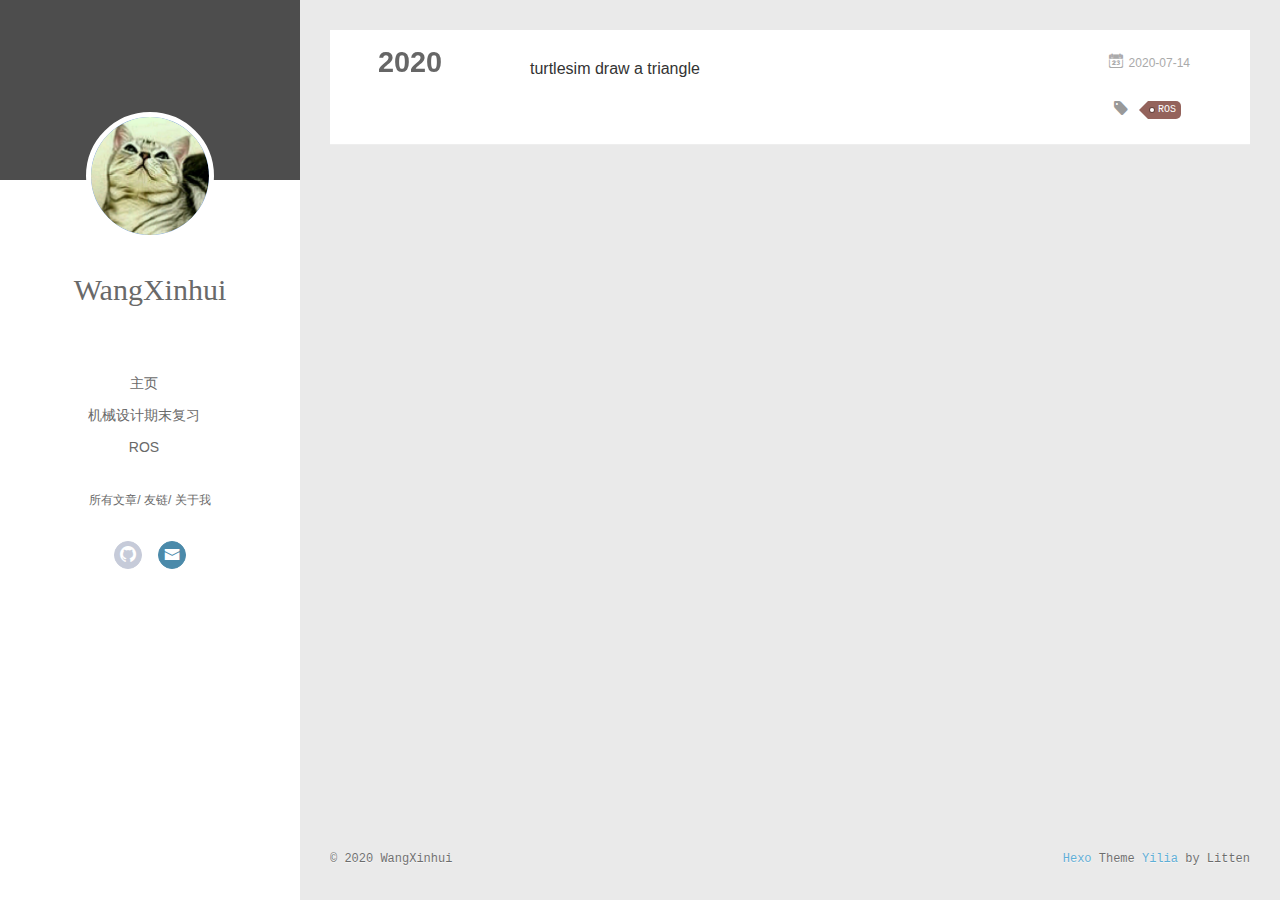
<file: tags/ROS/index.html>
<!DOCTYPE html>
<html>
<head>
  <meta charset="utf-8">
  
  <meta name="renderer" content="webkit">
  <meta http-equiv="X-UA-Compatible" content="IE=edge" >
  <link rel="dns-prefetch" href="https://wangxinhui-bot.github.io">
  <title>Tag: ROS | 欣晖的博客</title>
  <meta name="viewport" content="width=device-width, initial-scale=1, maximum-scale=1">
  <meta property="og:type" content="website">
<meta property="og:title" content="欣晖的博客">
<meta property="og:url" content="https://wangxinhui-bot.github.io/tags/ROS/index.html">
<meta property="og:site_name" content="欣晖的博客">
<meta property="og:locale" content="zh_CN">
<meta property="article:author" content="WangXinhui">
<meta name="twitter:card" content="summary">
  
    <link rel="alternative" href="/atom.xml" title="欣晖的博客" type="application/atom+xml">
  
  
    <link rel="icon" href="/favicon.png">
  
  <link rel="stylesheet" type="text/css" href="/./main.0cf68a.css">
  <style type="text/css">
  
    #container.show {
      background: linear-gradient(200deg,#a0cfe4,#e8c37e);
    }
  </style>
  

  

<meta name="generator" content="Hexo 4.2.1"></head>

<body>
  <div id="container" q-class="show:isCtnShow">
    <canvas id="anm-canvas" class="anm-canvas"></canvas>
    <div class="left-col" q-class="show:isShow">
      
<div class="overlay" style="background: #4d4d4d"></div>
<div class="intrude-less">
	<header id="header" class="inner">
		<a href="/" class="profilepic">
			<img src="/img/my_avatar.jpg" class="js-avatar">
		</a>
		<hgroup>
		  <h1 class="header-author"><a href="/">WangXinhui</a></h1>
		</hgroup>
		

		<nav class="header-menu">
			<ul>
			
				<li><a href="/">主页</a></li>
	        
				<li><a href="/tags/%E6%9C%BA%E6%A2%B0%E8%AE%BE%E8%AE%A1%E6%9C%9F%E6%9C%AB%E5%A4%8D%E4%B9%A0/">机械设计期末复习</a></li>
	        
				<li><a href="/tags/ROS/">ROS</a></li>
	        
			</ul>
		</nav>
		<nav class="header-smart-menu">
    		
    			
    			<a q-on="click: openSlider(e, 'innerArchive')" href="javascript:void(0)">所有文章</a>
    			
            
    			
    			<a q-on="click: openSlider(e, 'friends')" href="javascript:void(0)">友链</a>
    			
            
    			
    			<a q-on="click: openSlider(e, 'aboutme')" href="javascript:void(0)">关于我</a>
    			
            
		</nav>
		<nav class="header-nav">
			<div class="social">
				
					<a class="github" target="_blank" href="https://github.com/Wangxinhui-bot/" title="github"><i class="icon-github"></i></a>
		        
					<a class="mail" target="_blank" href="mailto:xinhui-w17@mails.tsinghua.edu.cn" title="mail"><i class="icon-mail"></i></a>
		        
			</div>
		</nav>
	</header>		
</div>

    </div>
    <div class="mid-col" q-class="show:isShow,hide:isShow|isFalse">
      
<nav id="mobile-nav">
  	<div class="overlay js-overlay" style="background: #4d4d4d"></div>
	<div class="btnctn js-mobile-btnctn">
  		<div class="slider-trigger list" q-on="click: openSlider(e)"><i class="icon icon-sort"></i></div>
	</div>
	<div class="intrude-less">
		<header id="header" class="inner">
			<div class="profilepic">
				<img src="/img/my_avatar.jpg" class="js-avatar">
			</div>
			<hgroup>
			  <h1 class="header-author js-header-author">WangXinhui</h1>
			</hgroup>
			
			
			
				
			
				
			
				
			
			
			
			<nav class="header-nav">
				<div class="social">
					
						<a class="github" target="_blank" href="https://github.com/Wangxinhui-bot/" title="github"><i class="icon-github"></i></a>
			        
						<a class="mail" target="_blank" href="mailto:xinhui-w17@mails.tsinghua.edu.cn" title="mail"><i class="icon-mail"></i></a>
			        
				</div>
			</nav>

			<nav class="header-menu js-header-menu">
				<ul style="width: 70%">
				
				
					<li style="width: 33.333333333333336%"><a href="/">主页</a></li>
		        
					<li style="width: 33.333333333333336%"><a href="/tags/%E6%9C%BA%E6%A2%B0%E8%AE%BE%E8%AE%A1%E6%9C%9F%E6%9C%AB%E5%A4%8D%E4%B9%A0/">机械设计期末复习</a></li>
		        
					<li style="width: 33.333333333333336%"><a href="/tags/ROS/">ROS</a></li>
		        
				</ul>
			</nav>
		</header>				
	</div>
	<div class="mobile-mask" style="display:none" q-show="isShow"></div>
</nav>

      <div id="wrapper" class="body-wrap">
        <div class="menu-l">
          <div class="canvas-wrap">
            <canvas data-colors="#eaeaea" data-sectionHeight="100" data-contentId="js-content" id="myCanvas1" class="anm-canvas"></canvas>
          </div>
          <div id="js-content" class="content-ll">
            
  
  
    
    
      
      
      <section class="archives-wrap">
        <div class="archive-year-wrap">
          <a href="/archives/2020" class="archive-year">2020</a>
        </div>
        <div class="archives">
    
    <article class="archive-article archive-type-post">
  <div class="archive-article-inner">
    <header class="archive-article-header">
      	<div class="article-meta">
	      	<a href="/2020/07/14/turtlesim-draw-a-triangle/" class="archive-article-date">
  	<time datetime="2020-07-14T02:02:05.000Z" itemprop="datePublished"><i class="icon-calendar icon"></i>2020-07-14</time>
</a>
        </div>
    	 
  
    <h1 itemprop="name">
      <a class="archive-article-title" href="/2020/07/14/turtlesim-draw-a-triangle/">turtlesim draw a triangle</a>
    </h1>
  

        <div class="article-info info-on-right">
          
	<div class="article-tag tagcloud">
		<i class="icon-price-tags icon"></i>
		<ul class="article-tag-list">
			 
        		<li class="article-tag-list-item">
        			<a href="javascript:void(0)" class="js-tag article-tag-list-link color4">ROS</a>
        		</li>
      		
		</ul>
	</div>

          

        </div>
        <div class="clearfix"></div>
    </header>
  </div>
</article>
  
  
    </div></section>
  

    


          </div>
        </div>
      </div>
      <footer id="footer">
  <div class="outer">
    <div id="footer-info">
    	<div class="footer-left">
    		&copy; 2020 WangXinhui
    	</div>
      	<div class="footer-right">
      		<a href="http://hexo.io/" target="_blank">Hexo</a>  Theme <a href="https://github.com/litten/hexo-theme-yilia" target="_blank">Yilia</a> by Litten
      	</div>
    </div>
  </div>
</footer>
    </div>
    <script>
	var yiliaConfig = {
		mathjax: true,
		isHome: false,
		isPost: false,
		isArchive: false,
		isTag: true,
		isCategory: false,
		open_in_new: false,
		toc_hide_index: true,
		root: "/",
		innerArchive: true,
		showTags: false
	}
</script>

<script>!function(t){function n(e){if(r[e])return r[e].exports;var i=r[e]={exports:{},id:e,loaded:!1};return t[e].call(i.exports,i,i.exports,n),i.loaded=!0,i.exports}var r={};n.m=t,n.c=r,n.p="./",n(0)}([function(t,n,r){r(195),t.exports=r(191)},function(t,n,r){var e=r(3),i=r(52),o=r(27),u=r(28),c=r(53),f="prototype",a=function(t,n,r){var s,l,h,v,p=t&a.F,d=t&a.G,y=t&a.S,g=t&a.P,b=t&a.B,m=d?e:y?e[n]||(e[n]={}):(e[n]||{})[f],x=d?i:i[n]||(i[n]={}),w=x[f]||(x[f]={});d&&(r=n);for(s in r)l=!p&&m&&void 0!==m[s],h=(l?m:r)[s],v=b&&l?c(h,e):g&&"function"==typeof h?c(Function.call,h):h,m&&u(m,s,h,t&a.U),x[s]!=h&&o(x,s,v),g&&w[s]!=h&&(w[s]=h)};e.core=i,a.F=1,a.G=2,a.S=4,a.P=8,a.B=16,a.W=32,a.U=64,a.R=128,t.exports=a},function(t,n,r){var e=r(6);t.exports=function(t){if(!e(t))throw TypeError(t+" is not an object!");return t}},function(t,n){var r=t.exports="undefined"!=typeof window&&window.Math==Math?window:"undefined"!=typeof self&&self.Math==Math?self:Function("return this")();"number"==typeof __g&&(__g=r)},function(t,n){t.exports=function(t){try{return!!t()}catch(t){return!0}}},function(t,n){var r=t.exports="undefined"!=typeof window&&window.Math==Math?window:"undefined"!=typeof self&&self.Math==Math?self:Function("return this")();"number"==typeof __g&&(__g=r)},function(t,n){t.exports=function(t){return"object"==typeof t?null!==t:"function"==typeof t}},function(t,n,r){var e=r(126)("wks"),i=r(76),o=r(3).Symbol,u="function"==typeof o;(t.exports=function(t){return e[t]||(e[t]=u&&o[t]||(u?o:i)("Symbol."+t))}).store=e},function(t,n){var r={}.hasOwnProperty;t.exports=function(t,n){return r.call(t,n)}},function(t,n,r){var e=r(94),i=r(33);t.exports=function(t){return e(i(t))}},function(t,n,r){t.exports=!r(4)(function(){return 7!=Object.defineProperty({},"a",{get:function(){return 7}}).a})},function(t,n,r){var e=r(2),i=r(167),o=r(50),u=Object.defineProperty;n.f=r(10)?Object.defineProperty:function(t,n,r){if(e(t),n=o(n,!0),e(r),i)try{return u(t,n,r)}catch(t){}if("get"in r||"set"in r)throw TypeError("Accessors not supported!");return"value"in r&&(t[n]=r.value),t}},function(t,n,r){t.exports=!r(18)(function(){return 7!=Object.defineProperty({},"a",{get:function(){return 7}}).a})},function(t,n,r){var e=r(14),i=r(22);t.exports=r(12)?function(t,n,r){return e.f(t,n,i(1,r))}:function(t,n,r){return t[n]=r,t}},function(t,n,r){var e=r(20),i=r(58),o=r(42),u=Object.defineProperty;n.f=r(12)?Object.defineProperty:function(t,n,r){if(e(t),n=o(n,!0),e(r),i)try{return u(t,n,r)}catch(t){}if("get"in r||"set"in r)throw TypeError("Accessors not supported!");return"value"in r&&(t[n]=r.value),t}},function(t,n,r){var e=r(40)("wks"),i=r(23),o=r(5).Symbol,u="function"==typeof o;(t.exports=function(t){return e[t]||(e[t]=u&&o[t]||(u?o:i)("Symbol."+t))}).store=e},function(t,n,r){var e=r(67),i=Math.min;t.exports=function(t){return t>0?i(e(t),9007199254740991):0}},function(t,n,r){var e=r(46);t.exports=function(t){return Object(e(t))}},function(t,n){t.exports=function(t){try{return!!t()}catch(t){return!0}}},function(t,n,r){var e=r(63),i=r(34);t.exports=Object.keys||function(t){return e(t,i)}},function(t,n,r){var e=r(21);t.exports=function(t){if(!e(t))throw TypeError(t+" is not an object!");return t}},function(t,n){t.exports=function(t){return"object"==typeof t?null!==t:"function"==typeof t}},function(t,n){t.exports=function(t,n){return{enumerable:!(1&t),configurable:!(2&t),writable:!(4&t),value:n}}},function(t,n){var r=0,e=Math.random();t.exports=function(t){return"Symbol(".concat(void 0===t?"":t,")_",(++r+e).toString(36))}},function(t,n){var r={}.hasOwnProperty;t.exports=function(t,n){return r.call(t,n)}},function(t,n){var r=t.exports={version:"2.4.0"};"number"==typeof __e&&(__e=r)},function(t,n){t.exports=function(t){if("function"!=typeof t)throw TypeError(t+" is not a function!");return t}},function(t,n,r){var e=r(11),i=r(66);t.exports=r(10)?function(t,n,r){return e.f(t,n,i(1,r))}:function(t,n,r){return t[n]=r,t}},function(t,n,r){var e=r(3),i=r(27),o=r(24),u=r(76)("src"),c="toString",f=Function[c],a=(""+f).split(c);r(52).inspectSource=function(t){return f.call(t)},(t.exports=function(t,n,r,c){var f="function"==typeof r;f&&(o(r,"name")||i(r,"name",n)),t[n]!==r&&(f&&(o(r,u)||i(r,u,t[n]?""+t[n]:a.join(String(n)))),t===e?t[n]=r:c?t[n]?t[n]=r:i(t,n,r):(delete t[n],i(t,n,r)))})(Function.prototype,c,function(){return"function"==typeof this&&this[u]||f.call(this)})},function(t,n,r){var e=r(1),i=r(4),o=r(46),u=function(t,n,r,e){var i=String(o(t)),u="<"+n;return""!==r&&(u+=" "+r+'="'+String(e).replace(/"/g,"&quot;")+'"'),u+">"+i+"</"+n+">"};t.exports=function(t,n){var r={};r[t]=n(u),e(e.P+e.F*i(function(){var n=""[t]('"');return n!==n.toLowerCase()||n.split('"').length>3}),"String",r)}},function(t,n,r){var e=r(115),i=r(46);t.exports=function(t){return e(i(t))}},function(t,n,r){var e=r(116),i=r(66),o=r(30),u=r(50),c=r(24),f=r(167),a=Object.getOwnPropertyDescriptor;n.f=r(10)?a:function(t,n){if(t=o(t),n=u(n,!0),f)try{return a(t,n)}catch(t){}if(c(t,n))return i(!e.f.call(t,n),t[n])}},function(t,n,r){var e=r(24),i=r(17),o=r(145)("IE_PROTO"),u=Object.prototype;t.exports=Object.getPrototypeOf||function(t){return t=i(t),e(t,o)?t[o]:"function"==typeof t.constructor&&t instanceof t.constructor?t.constructor.prototype:t instanceof Object?u:null}},function(t,n){t.exports=function(t){if(void 0==t)throw TypeError("Can't call method on  "+t);return t}},function(t,n){t.exports="constructor,hasOwnProperty,isPrototypeOf,propertyIsEnumerable,toLocaleString,toString,valueOf".split(",")},function(t,n){t.exports={}},function(t,n){t.exports=!0},function(t,n){n.f={}.propertyIsEnumerable},function(t,n,r){var e=r(14).f,i=r(8),o=r(15)("toStringTag");t.exports=function(t,n,r){t&&!i(t=r?t:t.prototype,o)&&e(t,o,{configurable:!0,value:n})}},function(t,n,r){var e=r(40)("keys"),i=r(23);t.exports=function(t){return e[t]||(e[t]=i(t))}},function(t,n,r){var e=r(5),i="__core-js_shared__",o=e[i]||(e[i]={});t.exports=function(t){return o[t]||(o[t]={})}},function(t,n){var r=Math.ceil,e=Math.floor;t.exports=function(t){return isNaN(t=+t)?0:(t>0?e:r)(t)}},function(t,n,r){var e=r(21);t.exports=function(t,n){if(!e(t))return t;var r,i;if(n&&"function"==typeof(r=t.toString)&&!e(i=r.call(t)))return i;if("function"==typeof(r=t.valueOf)&&!e(i=r.call(t)))return i;if(!n&&"function"==typeof(r=t.toString)&&!e(i=r.call(t)))return i;throw TypeError("Can't convert object to primitive value")}},function(t,n,r){var e=r(5),i=r(25),o=r(36),u=r(44),c=r(14).f;t.exports=function(t){var n=i.Symbol||(i.Symbol=o?{}:e.Symbol||{});"_"==t.charAt(0)||t in n||c(n,t,{value:u.f(t)})}},function(t,n,r){n.f=r(15)},function(t,n){var r={}.toString;t.exports=function(t){return r.call(t).slice(8,-1)}},function(t,n){t.exports=function(t){if(void 0==t)throw TypeError("Can't call method on  "+t);return t}},function(t,n,r){var e=r(4);t.exports=function(t,n){return!!t&&e(function(){n?t.call(null,function(){},1):t.call(null)})}},function(t,n,r){var e=r(53),i=r(115),o=r(17),u=r(16),c=r(203);t.exports=function(t,n){var r=1==t,f=2==t,a=3==t,s=4==t,l=6==t,h=5==t||l,v=n||c;return function(n,c,p){for(var d,y,g=o(n),b=i(g),m=e(c,p,3),x=u(b.length),w=0,S=r?v(n,x):f?v(n,0):void 0;x>w;w++)if((h||w in b)&&(d=b[w],y=m(d,w,g),t))if(r)S[w]=y;else if(y)switch(t){case 3:return!0;case 5:return d;case 6:return w;case 2:S.push(d)}else if(s)return!1;return l?-1:a||s?s:S}}},function(t,n,r){var e=r(1),i=r(52),o=r(4);t.exports=function(t,n){var r=(i.Object||{})[t]||Object[t],u={};u[t]=n(r),e(e.S+e.F*o(function(){r(1)}),"Object",u)}},function(t,n,r){var e=r(6);t.exports=function(t,n){if(!e(t))return t;var r,i;if(n&&"function"==typeof(r=t.toString)&&!e(i=r.call(t)))return i;if("function"==typeof(r=t.valueOf)&&!e(i=r.call(t)))return i;if(!n&&"function"==typeof(r=t.toString)&&!e(i=r.call(t)))return i;throw TypeError("Can't convert object to primitive value")}},function(t,n,r){var e=r(5),i=r(25),o=r(91),u=r(13),c="prototype",f=function(t,n,r){var a,s,l,h=t&f.F,v=t&f.G,p=t&f.S,d=t&f.P,y=t&f.B,g=t&f.W,b=v?i:i[n]||(i[n]={}),m=b[c],x=v?e:p?e[n]:(e[n]||{})[c];v&&(r=n);for(a in r)(s=!h&&x&&void 0!==x[a])&&a in b||(l=s?x[a]:r[a],b[a]=v&&"function"!=typeof x[a]?r[a]:y&&s?o(l,e):g&&x[a]==l?function(t){var n=function(n,r,e){if(this instanceof t){switch(arguments.length){case 0:return new t;case 1:return new t(n);case 2:return new t(n,r)}return new t(n,r,e)}return t.apply(this,arguments)};return n[c]=t[c],n}(l):d&&"function"==typeof l?o(Function.call,l):l,d&&((b.virtual||(b.virtual={}))[a]=l,t&f.R&&m&&!m[a]&&u(m,a,l)))};f.F=1,f.G=2,f.S=4,f.P=8,f.B=16,f.W=32,f.U=64,f.R=128,t.exports=f},function(t,n){var r=t.exports={version:"2.4.0"};"number"==typeof __e&&(__e=r)},function(t,n,r){var e=r(26);t.exports=function(t,n,r){if(e(t),void 0===n)return t;switch(r){case 1:return function(r){return t.call(n,r)};case 2:return function(r,e){return t.call(n,r,e)};case 3:return function(r,e,i){return t.call(n,r,e,i)}}return function(){return t.apply(n,arguments)}}},function(t,n,r){var e=r(183),i=r(1),o=r(126)("metadata"),u=o.store||(o.store=new(r(186))),c=function(t,n,r){var i=u.get(t);if(!i){if(!r)return;u.set(t,i=new e)}var o=i.get(n);if(!o){if(!r)return;i.set(n,o=new e)}return o},f=function(t,n,r){var e=c(n,r,!1);return void 0!==e&&e.has(t)},a=function(t,n,r){var e=c(n,r,!1);return void 0===e?void 0:e.get(t)},s=function(t,n,r,e){c(r,e,!0).set(t,n)},l=function(t,n){var r=c(t,n,!1),e=[];return r&&r.forEach(function(t,n){e.push(n)}),e},h=function(t){return void 0===t||"symbol"==typeof t?t:String(t)},v=function(t){i(i.S,"Reflect",t)};t.exports={store:u,map:c,has:f,get:a,set:s,keys:l,key:h,exp:v}},function(t,n,r){"use strict";if(r(10)){var e=r(69),i=r(3),o=r(4),u=r(1),c=r(127),f=r(152),a=r(53),s=r(68),l=r(66),h=r(27),v=r(73),p=r(67),d=r(16),y=r(75),g=r(50),b=r(24),m=r(180),x=r(114),w=r(6),S=r(17),_=r(137),O=r(70),E=r(32),P=r(71).f,j=r(154),F=r(76),M=r(7),A=r(48),N=r(117),T=r(146),I=r(155),k=r(80),L=r(123),R=r(74),C=r(130),D=r(160),U=r(11),W=r(31),G=U.f,B=W.f,V=i.RangeError,z=i.TypeError,q=i.Uint8Array,K="ArrayBuffer",J="Shared"+K,Y="BYTES_PER_ELEMENT",H="prototype",$=Array[H],X=f.ArrayBuffer,Q=f.DataView,Z=A(0),tt=A(2),nt=A(3),rt=A(4),et=A(5),it=A(6),ot=N(!0),ut=N(!1),ct=I.values,ft=I.keys,at=I.entries,st=$.lastIndexOf,lt=$.reduce,ht=$.reduceRight,vt=$.join,pt=$.sort,dt=$.slice,yt=$.toString,gt=$.toLocaleString,bt=M("iterator"),mt=M("toStringTag"),xt=F("typed_constructor"),wt=F("def_constructor"),St=c.CONSTR,_t=c.TYPED,Ot=c.VIEW,Et="Wrong length!",Pt=A(1,function(t,n){return Tt(T(t,t[wt]),n)}),jt=o(function(){return 1===new q(new Uint16Array([1]).buffer)[0]}),Ft=!!q&&!!q[H].set&&o(function(){new q(1).set({})}),Mt=function(t,n){if(void 0===t)throw z(Et);var r=+t,e=d(t);if(n&&!m(r,e))throw V(Et);return e},At=function(t,n){var r=p(t);if(r<0||r%n)throw V("Wrong offset!");return r},Nt=function(t){if(w(t)&&_t in t)return t;throw z(t+" is not a typed array!")},Tt=function(t,n){if(!(w(t)&&xt in t))throw z("It is not a typed array constructor!");return new t(n)},It=function(t,n){return kt(T(t,t[wt]),n)},kt=function(t,n){for(var r=0,e=n.length,i=Tt(t,e);e>r;)i[r]=n[r++];return i},Lt=function(t,n,r){G(t,n,{get:function(){return this._d[r]}})},Rt=function(t){var n,r,e,i,o,u,c=S(t),f=arguments.length,s=f>1?arguments[1]:void 0,l=void 0!==s,h=j(c);if(void 0!=h&&!_(h)){for(u=h.call(c),e=[],n=0;!(o=u.next()).done;n++)e.push(o.value);c=e}for(l&&f>2&&(s=a(s,arguments[2],2)),n=0,r=d(c.length),i=Tt(this,r);r>n;n++)i[n]=l?s(c[n],n):c[n];return i},Ct=function(){for(var t=0,n=arguments.length,r=Tt(this,n);n>t;)r[t]=arguments[t++];return r},Dt=!!q&&o(function(){gt.call(new q(1))}),Ut=function(){return gt.apply(Dt?dt.call(Nt(this)):Nt(this),arguments)},Wt={copyWithin:function(t,n){return D.call(Nt(this),t,n,arguments.length>2?arguments[2]:void 0)},every:function(t){return rt(Nt(this),t,arguments.length>1?arguments[1]:void 0)},fill:function(t){return C.apply(Nt(this),arguments)},filter:function(t){return It(this,tt(Nt(this),t,arguments.length>1?arguments[1]:void 0))},find:function(t){return et(Nt(this),t,arguments.length>1?arguments[1]:void 0)},findIndex:function(t){return it(Nt(this),t,arguments.length>1?arguments[1]:void 0)},forEach:function(t){Z(Nt(this),t,arguments.length>1?arguments[1]:void 0)},indexOf:function(t){return ut(Nt(this),t,arguments.length>1?arguments[1]:void 0)},includes:function(t){return ot(Nt(this),t,arguments.length>1?arguments[1]:void 0)},join:function(t){return vt.apply(Nt(this),arguments)},lastIndexOf:function(t){return st.apply(Nt(this),arguments)},map:function(t){return Pt(Nt(this),t,arguments.length>1?arguments[1]:void 0)},reduce:function(t){return lt.apply(Nt(this),arguments)},reduceRight:function(t){return ht.apply(Nt(this),arguments)},reverse:function(){for(var t,n=this,r=Nt(n).length,e=Math.floor(r/2),i=0;i<e;)t=n[i],n[i++]=n[--r],n[r]=t;return n},some:function(t){return nt(Nt(this),t,arguments.length>1?arguments[1]:void 0)},sort:function(t){return pt.call(Nt(this),t)},subarray:function(t,n){var r=Nt(this),e=r.length,i=y(t,e);return new(T(r,r[wt]))(r.buffer,r.byteOffset+i*r.BYTES_PER_ELEMENT,d((void 0===n?e:y(n,e))-i))}},Gt=function(t,n){return It(this,dt.call(Nt(this),t,n))},Bt=function(t){Nt(this);var n=At(arguments[1],1),r=this.length,e=S(t),i=d(e.length),o=0;if(i+n>r)throw V(Et);for(;o<i;)this[n+o]=e[o++]},Vt={entries:function(){return at.call(Nt(this))},keys:function(){return ft.call(Nt(this))},values:function(){return ct.call(Nt(this))}},zt=function(t,n){return w(t)&&t[_t]&&"symbol"!=typeof n&&n in t&&String(+n)==String(n)},qt=function(t,n){return zt(t,n=g(n,!0))?l(2,t[n]):B(t,n)},Kt=function(t,n,r){return!(zt(t,n=g(n,!0))&&w(r)&&b(r,"value"))||b(r,"get")||b(r,"set")||r.configurable||b(r,"writable")&&!r.writable||b(r,"enumerable")&&!r.enumerable?G(t,n,r):(t[n]=r.value,t)};St||(W.f=qt,U.f=Kt),u(u.S+u.F*!St,"Object",{getOwnPropertyDescriptor:qt,defineProperty:Kt}),o(function(){yt.call({})})&&(yt=gt=function(){return vt.call(this)});var Jt=v({},Wt);v(Jt,Vt),h(Jt,bt,Vt.values),v(Jt,{slice:Gt,set:Bt,constructor:function(){},toString:yt,toLocaleString:Ut}),Lt(Jt,"buffer","b"),Lt(Jt,"byteOffset","o"),Lt(Jt,"byteLength","l"),Lt(Jt,"length","e"),G(Jt,mt,{get:function(){return this[_t]}}),t.exports=function(t,n,r,f){f=!!f;var a=t+(f?"Clamped":"")+"Array",l="Uint8Array"!=a,v="get"+t,p="set"+t,y=i[a],g=y||{},b=y&&E(y),m=!y||!c.ABV,S={},_=y&&y[H],j=function(t,r){var e=t._d;return e.v[v](r*n+e.o,jt)},F=function(t,r,e){var i=t._d;f&&(e=(e=Math.round(e))<0?0:e>255?255:255&e),i.v[p](r*n+i.o,e,jt)},M=function(t,n){G(t,n,{get:function(){return j(this,n)},set:function(t){return F(this,n,t)},enumerable:!0})};m?(y=r(function(t,r,e,i){s(t,y,a,"_d");var o,u,c,f,l=0,v=0;if(w(r)){if(!(r instanceof X||(f=x(r))==K||f==J))return _t in r?kt(y,r):Rt.call(y,r);o=r,v=At(e,n);var p=r.byteLength;if(void 0===i){if(p%n)throw V(Et);if((u=p-v)<0)throw V(Et)}else if((u=d(i)*n)+v>p)throw V(Et);c=u/n}else c=Mt(r,!0),u=c*n,o=new X(u);for(h(t,"_d",{b:o,o:v,l:u,e:c,v:new Q(o)});l<c;)M(t,l++)}),_=y[H]=O(Jt),h(_,"constructor",y)):L(function(t){new y(null),new y(t)},!0)||(y=r(function(t,r,e,i){s(t,y,a);var o;return w(r)?r instanceof X||(o=x(r))==K||o==J?void 0!==i?new g(r,At(e,n),i):void 0!==e?new g(r,At(e,n)):new g(r):_t in r?kt(y,r):Rt.call(y,r):new g(Mt(r,l))}),Z(b!==Function.prototype?P(g).concat(P(b)):P(g),function(t){t in y||h(y,t,g[t])}),y[H]=_,e||(_.constructor=y));var A=_[bt],N=!!A&&("values"==A.name||void 0==A.name),T=Vt.values;h(y,xt,!0),h(_,_t,a),h(_,Ot,!0),h(_,wt,y),(f?new y(1)[mt]==a:mt in _)||G(_,mt,{get:function(){return a}}),S[a]=y,u(u.G+u.W+u.F*(y!=g),S),u(u.S,a,{BYTES_PER_ELEMENT:n,from:Rt,of:Ct}),Y in _||h(_,Y,n),u(u.P,a,Wt),R(a),u(u.P+u.F*Ft,a,{set:Bt}),u(u.P+u.F*!N,a,Vt),u(u.P+u.F*(_.toString!=yt),a,{toString:yt}),u(u.P+u.F*o(function(){new y(1).slice()}),a,{slice:Gt}),u(u.P+u.F*(o(function(){return[1,2].toLocaleString()!=new y([1,2]).toLocaleString()})||!o(function(){_.toLocaleString.call([1,2])})),a,{toLocaleString:Ut}),k[a]=N?A:T,e||N||h(_,bt,T)}}else t.exports=function(){}},function(t,n){var r={}.toString;t.exports=function(t){return r.call(t).slice(8,-1)}},function(t,n,r){var e=r(21),i=r(5).document,o=e(i)&&e(i.createElement);t.exports=function(t){return o?i.createElement(t):{}}},function(t,n,r){t.exports=!r(12)&&!r(18)(function(){return 7!=Object.defineProperty(r(57)("div"),"a",{get:function(){return 7}}).a})},function(t,n,r){"use strict";var e=r(36),i=r(51),o=r(64),u=r(13),c=r(8),f=r(35),a=r(96),s=r(38),l=r(103),h=r(15)("iterator"),v=!([].keys&&"next"in[].keys()),p="keys",d="values",y=function(){return this};t.exports=function(t,n,r,g,b,m,x){a(r,n,g);var w,S,_,O=function(t){if(!v&&t in F)return F[t];switch(t){case p:case d:return function(){return new r(this,t)}}return function(){return new r(this,t)}},E=n+" Iterator",P=b==d,j=!1,F=t.prototype,M=F[h]||F["@@iterator"]||b&&F[b],A=M||O(b),N=b?P?O("entries"):A:void 0,T="Array"==n?F.entries||M:M;if(T&&(_=l(T.call(new t)))!==Object.prototype&&(s(_,E,!0),e||c(_,h)||u(_,h,y)),P&&M&&M.name!==d&&(j=!0,A=function(){return M.call(this)}),e&&!x||!v&&!j&&F[h]||u(F,h,A),f[n]=A,f[E]=y,b)if(w={values:P?A:O(d),keys:m?A:O(p),entries:N},x)for(S in w)S in F||o(F,S,w[S]);else i(i.P+i.F*(v||j),n,w);return w}},function(t,n,r){var e=r(20),i=r(100),o=r(34),u=r(39)("IE_PROTO"),c=function(){},f="prototype",a=function(){var t,n=r(57)("iframe"),e=o.length;for(n.style.display="none",r(93).appendChild(n),n.src="javascript:",t=n.contentWindow.document,t.open(),t.write("<script>document.F=Object<\/script>"),t.close(),a=t.F;e--;)delete a[f][o[e]];return a()};t.exports=Object.create||function(t,n){var r;return null!==t?(c[f]=e(t),r=new c,c[f]=null,r[u]=t):r=a(),void 0===n?r:i(r,n)}},function(t,n,r){var e=r(63),i=r(34).concat("length","prototype");n.f=Object.getOwnPropertyNames||function(t){return e(t,i)}},function(t,n){n.f=Object.getOwnPropertySymbols},function(t,n,r){var e=r(8),i=r(9),o=r(90)(!1),u=r(39)("IE_PROTO");t.exports=function(t,n){var r,c=i(t),f=0,a=[];for(r in c)r!=u&&e(c,r)&&a.push(r);for(;n.length>f;)e(c,r=n[f++])&&(~o(a,r)||a.push(r));return a}},function(t,n,r){t.exports=r(13)},function(t,n,r){var e=r(76)("meta"),i=r(6),o=r(24),u=r(11).f,c=0,f=Object.isExtensible||function(){return!0},a=!r(4)(function(){return f(Object.preventExtensions({}))}),s=function(t){u(t,e,{value:{i:"O"+ ++c,w:{}}})},l=function(t,n){if(!i(t))return"symbol"==typeof t?t:("string"==typeof t?"S":"P")+t;if(!o(t,e)){if(!f(t))return"F";if(!n)return"E";s(t)}return t[e].i},h=function(t,n){if(!o(t,e)){if(!f(t))return!0;if(!n)return!1;s(t)}return t[e].w},v=function(t){return a&&p.NEED&&f(t)&&!o(t,e)&&s(t),t},p=t.exports={KEY:e,NEED:!1,fastKey:l,getWeak:h,onFreeze:v}},function(t,n){t.exports=function(t,n){return{enumerable:!(1&t),configurable:!(2&t),writable:!(4&t),value:n}}},function(t,n){var r=Math.ceil,e=Math.floor;t.exports=function(t){return isNaN(t=+t)?0:(t>0?e:r)(t)}},function(t,n){t.exports=function(t,n,r,e){if(!(t instanceof n)||void 0!==e&&e in t)throw TypeError(r+": incorrect invocation!");return t}},function(t,n){t.exports=!1},function(t,n,r){var e=r(2),i=r(173),o=r(133),u=r(145)("IE_PROTO"),c=function(){},f="prototype",a=function(){var t,n=r(132)("iframe"),e=o.length;for(n.style.display="none",r(135).appendChild(n),n.src="javascript:",t=n.contentWindow.document,t.open(),t.write("<script>document.F=Object<\/script>"),t.close(),a=t.F;e--;)delete a[f][o[e]];return a()};t.exports=Object.create||function(t,n){var r;return null!==t?(c[f]=e(t),r=new c,c[f]=null,r[u]=t):r=a(),void 0===n?r:i(r,n)}},function(t,n,r){var e=r(175),i=r(133).concat("length","prototype");n.f=Object.getOwnPropertyNames||function(t){return e(t,i)}},function(t,n,r){var e=r(175),i=r(133);t.exports=Object.keys||function(t){return e(t,i)}},function(t,n,r){var e=r(28);t.exports=function(t,n,r){for(var i in n)e(t,i,n[i],r);return t}},function(t,n,r){"use strict";var e=r(3),i=r(11),o=r(10),u=r(7)("species");t.exports=function(t){var n=e[t];o&&n&&!n[u]&&i.f(n,u,{configurable:!0,get:function(){return this}})}},function(t,n,r){var e=r(67),i=Math.max,o=Math.min;t.exports=function(t,n){return t=e(t),t<0?i(t+n,0):o(t,n)}},function(t,n){var r=0,e=Math.random();t.exports=function(t){return"Symbol(".concat(void 0===t?"":t,")_",(++r+e).toString(36))}},function(t,n,r){var e=r(33);t.exports=function(t){return Object(e(t))}},function(t,n,r){var e=r(7)("unscopables"),i=Array.prototype;void 0==i[e]&&r(27)(i,e,{}),t.exports=function(t){i[e][t]=!0}},function(t,n,r){var e=r(53),i=r(169),o=r(137),u=r(2),c=r(16),f=r(154),a={},s={},n=t.exports=function(t,n,r,l,h){var v,p,d,y,g=h?function(){return t}:f(t),b=e(r,l,n?2:1),m=0;if("function"!=typeof g)throw TypeError(t+" is not iterable!");if(o(g)){for(v=c(t.length);v>m;m++)if((y=n?b(u(p=t[m])[0],p[1]):b(t[m]))===a||y===s)return y}else for(d=g.call(t);!(p=d.next()).done;)if((y=i(d,b,p.value,n))===a||y===s)return y};n.BREAK=a,n.RETURN=s},function(t,n){t.exports={}},function(t,n,r){var e=r(11).f,i=r(24),o=r(7)("toStringTag");t.exports=function(t,n,r){t&&!i(t=r?t:t.prototype,o)&&e(t,o,{configurable:!0,value:n})}},function(t,n,r){var e=r(1),i=r(46),o=r(4),u=r(150),c="["+u+"]",f="​",a=RegExp("^"+c+c+"*"),s=RegExp(c+c+"*$"),l=function(t,n,r){var i={},c=o(function(){return!!u[t]()||f[t]()!=f}),a=i[t]=c?n(h):u[t];r&&(i[r]=a),e(e.P+e.F*c,"String",i)},h=l.trim=function(t,n){return t=String(i(t)),1&n&&(t=t.replace(a,"")),2&n&&(t=t.replace(s,"")),t};t.exports=l},function(t,n,r){t.exports={default:r(86),__esModule:!0}},function(t,n,r){t.exports={default:r(87),__esModule:!0}},function(t,n,r){"use strict";function e(t){return t&&t.__esModule?t:{default:t}}n.__esModule=!0;var i=r(84),o=e(i),u=r(83),c=e(u),f="function"==typeof c.default&&"symbol"==typeof o.default?function(t){return typeof t}:function(t){return t&&"function"==typeof c.default&&t.constructor===c.default&&t!==c.default.prototype?"symbol":typeof t};n.default="function"==typeof c.default&&"symbol"===f(o.default)?function(t){return void 0===t?"undefined":f(t)}:function(t){return t&&"function"==typeof c.default&&t.constructor===c.default&&t!==c.default.prototype?"symbol":void 0===t?"undefined":f(t)}},function(t,n,r){r(110),r(108),r(111),r(112),t.exports=r(25).Symbol},function(t,n,r){r(109),r(113),t.exports=r(44).f("iterator")},function(t,n){t.exports=function(t){if("function"!=typeof t)throw TypeError(t+" is not a function!");return t}},function(t,n){t.exports=function(){}},function(t,n,r){var e=r(9),i=r(106),o=r(105);t.exports=function(t){return function(n,r,u){var c,f=e(n),a=i(f.length),s=o(u,a);if(t&&r!=r){for(;a>s;)if((c=f[s++])!=c)return!0}else for(;a>s;s++)if((t||s in f)&&f[s]===r)return t||s||0;return!t&&-1}}},function(t,n,r){var e=r(88);t.exports=function(t,n,r){if(e(t),void 0===n)return t;switch(r){case 1:return function(r){return t.call(n,r)};case 2:return function(r,e){return t.call(n,r,e)};case 3:return function(r,e,i){return t.call(n,r,e,i)}}return function(){return t.apply(n,arguments)}}},function(t,n,r){var e=r(19),i=r(62),o=r(37);t.exports=function(t){var n=e(t),r=i.f;if(r)for(var u,c=r(t),f=o.f,a=0;c.length>a;)f.call(t,u=c[a++])&&n.push(u);return n}},function(t,n,r){t.exports=r(5).document&&document.documentElement},function(t,n,r){var e=r(56);t.exports=Object("z").propertyIsEnumerable(0)?Object:function(t){return"String"==e(t)?t.split(""):Object(t)}},function(t,n,r){var e=r(56);t.exports=Array.isArray||function(t){return"Array"==e(t)}},function(t,n,r){"use strict";var e=r(60),i=r(22),o=r(38),u={};r(13)(u,r(15)("iterator"),function(){return this}),t.exports=function(t,n,r){t.prototype=e(u,{next:i(1,r)}),o(t,n+" Iterator")}},function(t,n){t.exports=function(t,n){return{value:n,done:!!t}}},function(t,n,r){var e=r(19),i=r(9);t.exports=function(t,n){for(var r,o=i(t),u=e(o),c=u.length,f=0;c>f;)if(o[r=u[f++]]===n)return r}},function(t,n,r){var e=r(23)("meta"),i=r(21),o=r(8),u=r(14).f,c=0,f=Object.isExtensible||function(){return!0},a=!r(18)(function(){return f(Object.preventExtensions({}))}),s=function(t){u(t,e,{value:{i:"O"+ ++c,w:{}}})},l=function(t,n){if(!i(t))return"symbol"==typeof t?t:("string"==typeof t?"S":"P")+t;if(!o(t,e)){if(!f(t))return"F";if(!n)return"E";s(t)}return t[e].i},h=function(t,n){if(!o(t,e)){if(!f(t))return!0;if(!n)return!1;s(t)}return t[e].w},v=function(t){return a&&p.NEED&&f(t)&&!o(t,e)&&s(t),t},p=t.exports={KEY:e,NEED:!1,fastKey:l,getWeak:h,onFreeze:v}},function(t,n,r){var e=r(14),i=r(20),o=r(19);t.exports=r(12)?Object.defineProperties:function(t,n){i(t);for(var r,u=o(n),c=u.length,f=0;c>f;)e.f(t,r=u[f++],n[r]);return t}},function(t,n,r){var e=r(37),i=r(22),o=r(9),u=r(42),c=r(8),f=r(58),a=Object.getOwnPropertyDescriptor;n.f=r(12)?a:function(t,n){if(t=o(t),n=u(n,!0),f)try{return a(t,n)}catch(t){}if(c(t,n))return i(!e.f.call(t,n),t[n])}},function(t,n,r){var e=r(9),i=r(61).f,o={}.toString,u="object"==typeof window&&window&&Object.getOwnPropertyNames?Object.getOwnPropertyNames(window):[],c=function(t){try{return i(t)}catch(t){return u.slice()}};t.exports.f=function(t){return u&&"[object Window]"==o.call(t)?c(t):i(e(t))}},function(t,n,r){var e=r(8),i=r(77),o=r(39)("IE_PROTO"),u=Object.prototype;t.exports=Object.getPrototypeOf||function(t){return t=i(t),e(t,o)?t[o]:"function"==typeof t.constructor&&t instanceof t.constructor?t.constructor.prototype:t instanceof Object?u:null}},function(t,n,r){var e=r(41),i=r(33);t.exports=function(t){return function(n,r){var o,u,c=String(i(n)),f=e(r),a=c.length;return f<0||f>=a?t?"":void 0:(o=c.charCodeAt(f),o<55296||o>56319||f+1===a||(u=c.charCodeAt(f+1))<56320||u>57343?t?c.charAt(f):o:t?c.slice(f,f+2):u-56320+(o-55296<<10)+65536)}}},function(t,n,r){var e=r(41),i=Math.max,o=Math.min;t.exports=function(t,n){return t=e(t),t<0?i(t+n,0):o(t,n)}},function(t,n,r){var e=r(41),i=Math.min;t.exports=function(t){return t>0?i(e(t),9007199254740991):0}},function(t,n,r){"use strict";var e=r(89),i=r(97),o=r(35),u=r(9);t.exports=r(59)(Array,"Array",function(t,n){this._t=u(t),this._i=0,this._k=n},function(){var t=this._t,n=this._k,r=this._i++;return!t||r>=t.length?(this._t=void 0,i(1)):"keys"==n?i(0,r):"values"==n?i(0,t[r]):i(0,[r,t[r]])},"values"),o.Arguments=o.Array,e("keys"),e("values"),e("entries")},function(t,n){},function(t,n,r){"use strict";var e=r(104)(!0);r(59)(String,"String",function(t){this._t=String(t),this._i=0},function(){var t,n=this._t,r=this._i;return r>=n.length?{value:void 0,done:!0}:(t=e(n,r),this._i+=t.length,{value:t,done:!1})})},function(t,n,r){"use strict";var e=r(5),i=r(8),o=r(12),u=r(51),c=r(64),f=r(99).KEY,a=r(18),s=r(40),l=r(38),h=r(23),v=r(15),p=r(44),d=r(43),y=r(98),g=r(92),b=r(95),m=r(20),x=r(9),w=r(42),S=r(22),_=r(60),O=r(102),E=r(101),P=r(14),j=r(19),F=E.f,M=P.f,A=O.f,N=e.Symbol,T=e.JSON,I=T&&T.stringify,k="prototype",L=v("_hidden"),R=v("toPrimitive"),C={}.propertyIsEnumerable,D=s("symbol-registry"),U=s("symbols"),W=s("op-symbols"),G=Object[k],B="function"==typeof N,V=e.QObject,z=!V||!V[k]||!V[k].findChild,q=o&&a(function(){return 7!=_(M({},"a",{get:function(){return M(this,"a",{value:7}).a}})).a})?function(t,n,r){var e=F(G,n);e&&delete G[n],M(t,n,r),e&&t!==G&&M(G,n,e)}:M,K=function(t){var n=U[t]=_(N[k]);return n._k=t,n},J=B&&"symbol"==typeof N.iterator?function(t){return"symbol"==typeof t}:function(t){return t instanceof N},Y=function(t,n,r){return t===G&&Y(W,n,r),m(t),n=w(n,!0),m(r),i(U,n)?(r.enumerable?(i(t,L)&&t[L][n]&&(t[L][n]=!1),r=_(r,{enumerable:S(0,!1)})):(i(t,L)||M(t,L,S(1,{})),t[L][n]=!0),q(t,n,r)):M(t,n,r)},H=function(t,n){m(t);for(var r,e=g(n=x(n)),i=0,o=e.length;o>i;)Y(t,r=e[i++],n[r]);return t},$=function(t,n){return void 0===n?_(t):H(_(t),n)},X=function(t){var n=C.call(this,t=w(t,!0));return!(this===G&&i(U,t)&&!i(W,t))&&(!(n||!i(this,t)||!i(U,t)||i(this,L)&&this[L][t])||n)},Q=function(t,n){if(t=x(t),n=w(n,!0),t!==G||!i(U,n)||i(W,n)){var r=F(t,n);return!r||!i(U,n)||i(t,L)&&t[L][n]||(r.enumerable=!0),r}},Z=function(t){for(var n,r=A(x(t)),e=[],o=0;r.length>o;)i(U,n=r[o++])||n==L||n==f||e.push(n);return e},tt=function(t){for(var n,r=t===G,e=A(r?W:x(t)),o=[],u=0;e.length>u;)!i(U,n=e[u++])||r&&!i(G,n)||o.push(U[n]);return o};B||(N=function(){if(this instanceof N)throw TypeError("Symbol is not a constructor!");var t=h(arguments.length>0?arguments[0]:void 0),n=function(r){this===G&&n.call(W,r),i(this,L)&&i(this[L],t)&&(this[L][t]=!1),q(this,t,S(1,r))};return o&&z&&q(G,t,{configurable:!0,set:n}),K(t)},c(N[k],"toString",function(){return this._k}),E.f=Q,P.f=Y,r(61).f=O.f=Z,r(37).f=X,r(62).f=tt,o&&!r(36)&&c(G,"propertyIsEnumerable",X,!0),p.f=function(t){return K(v(t))}),u(u.G+u.W+u.F*!B,{Symbol:N});for(var nt="hasInstance,isConcatSpreadable,iterator,match,replace,search,species,split,toPrimitive,toStringTag,unscopables".split(","),rt=0;nt.length>rt;)v(nt[rt++]);for(var nt=j(v.store),rt=0;nt.length>rt;)d(nt[rt++]);u(u.S+u.F*!B,"Symbol",{for:function(t){return i(D,t+="")?D[t]:D[t]=N(t)},keyFor:function(t){if(J(t))return y(D,t);throw TypeError(t+" is not a symbol!")},useSetter:function(){z=!0},useSimple:function(){z=!1}}),u(u.S+u.F*!B,"Object",{create:$,defineProperty:Y,defineProperties:H,getOwnPropertyDescriptor:Q,getOwnPropertyNames:Z,getOwnPropertySymbols:tt}),T&&u(u.S+u.F*(!B||a(function(){var t=N();return"[null]"!=I([t])||"{}"!=I({a:t})||"{}"!=I(Object(t))})),"JSON",{stringify:function(t){if(void 0!==t&&!J(t)){for(var n,r,e=[t],i=1;arguments.length>i;)e.push(arguments[i++]);return n=e[1],"function"==typeof n&&(r=n),!r&&b(n)||(n=function(t,n){if(r&&(n=r.call(this,t,n)),!J(n))return n}),e[1]=n,I.apply(T,e)}}}),N[k][R]||r(13)(N[k],R,N[k].valueOf),l(N,"Symbol"),l(Math,"Math",!0),l(e.JSON,"JSON",!0)},function(t,n,r){r(43)("asyncIterator")},function(t,n,r){r(43)("observable")},function(t,n,r){r(107);for(var e=r(5),i=r(13),o=r(35),u=r(15)("toStringTag"),c=["NodeList","DOMTokenList","MediaList","StyleSheetList","CSSRuleList"],f=0;f<5;f++){var a=c[f],s=e[a],l=s&&s.prototype;l&&!l[u]&&i(l,u,a),o[a]=o.Array}},function(t,n,r){var e=r(45),i=r(7)("toStringTag"),o="Arguments"==e(function(){return arguments}()),u=function(t,n){try{return t[n]}catch(t){}};t.exports=function(t){var n,r,c;return void 0===t?"Undefined":null===t?"Null":"string"==typeof(r=u(n=Object(t),i))?r:o?e(n):"Object"==(c=e(n))&&"function"==typeof n.callee?"Arguments":c}},function(t,n,r){var e=r(45);t.exports=Object("z").propertyIsEnumerable(0)?Object:function(t){return"String"==e(t)?t.split(""):Object(t)}},function(t,n){n.f={}.propertyIsEnumerable},function(t,n,r){var e=r(30),i=r(16),o=r(75);t.exports=function(t){return function(n,r,u){var c,f=e(n),a=i(f.length),s=o(u,a);if(t&&r!=r){for(;a>s;)if((c=f[s++])!=c)return!0}else for(;a>s;s++)if((t||s in f)&&f[s]===r)return t||s||0;return!t&&-1}}},function(t,n,r){"use strict";var e=r(3),i=r(1),o=r(28),u=r(73),c=r(65),f=r(79),a=r(68),s=r(6),l=r(4),h=r(123),v=r(81),p=r(136);t.exports=function(t,n,r,d,y,g){var b=e[t],m=b,x=y?"set":"add",w=m&&m.prototype,S={},_=function(t){var n=w[t];o(w,t,"delete"==t?function(t){return!(g&&!s(t))&&n.call(this,0===t?0:t)}:"has"==t?function(t){return!(g&&!s(t))&&n.call(this,0===t?0:t)}:"get"==t?function(t){return g&&!s(t)?void 0:n.call(this,0===t?0:t)}:"add"==t?function(t){return n.call(this,0===t?0:t),this}:function(t,r){return n.call(this,0===t?0:t,r),this})};if("function"==typeof m&&(g||w.forEach&&!l(function(){(new m).entries().next()}))){var O=new m,E=O[x](g?{}:-0,1)!=O,P=l(function(){O.has(1)}),j=h(function(t){new m(t)}),F=!g&&l(function(){for(var t=new m,n=5;n--;)t[x](n,n);return!t.has(-0)});j||(m=n(function(n,r){a(n,m,t);var e=p(new b,n,m);return void 0!=r&&f(r,y,e[x],e),e}),m.prototype=w,w.constructor=m),(P||F)&&(_("delete"),_("has"),y&&_("get")),(F||E)&&_(x),g&&w.clear&&delete w.clear}else m=d.getConstructor(n,t,y,x),u(m.prototype,r),c.NEED=!0;return v(m,t),S[t]=m,i(i.G+i.W+i.F*(m!=b),S),g||d.setStrong(m,t,y),m}},function(t,n,r){"use strict";var e=r(27),i=r(28),o=r(4),u=r(46),c=r(7);t.exports=function(t,n,r){var f=c(t),a=r(u,f,""[t]),s=a[0],l=a[1];o(function(){var n={};return n[f]=function(){return 7},7!=""[t](n)})&&(i(String.prototype,t,s),e(RegExp.prototype,f,2==n?function(t,n){return l.call(t,this,n)}:function(t){return l.call(t,this)}))}
},function(t,n,r){"use strict";var e=r(2);t.exports=function(){var t=e(this),n="";return t.global&&(n+="g"),t.ignoreCase&&(n+="i"),t.multiline&&(n+="m"),t.unicode&&(n+="u"),t.sticky&&(n+="y"),n}},function(t,n){t.exports=function(t,n,r){var e=void 0===r;switch(n.length){case 0:return e?t():t.call(r);case 1:return e?t(n[0]):t.call(r,n[0]);case 2:return e?t(n[0],n[1]):t.call(r,n[0],n[1]);case 3:return e?t(n[0],n[1],n[2]):t.call(r,n[0],n[1],n[2]);case 4:return e?t(n[0],n[1],n[2],n[3]):t.call(r,n[0],n[1],n[2],n[3])}return t.apply(r,n)}},function(t,n,r){var e=r(6),i=r(45),o=r(7)("match");t.exports=function(t){var n;return e(t)&&(void 0!==(n=t[o])?!!n:"RegExp"==i(t))}},function(t,n,r){var e=r(7)("iterator"),i=!1;try{var o=[7][e]();o.return=function(){i=!0},Array.from(o,function(){throw 2})}catch(t){}t.exports=function(t,n){if(!n&&!i)return!1;var r=!1;try{var o=[7],u=o[e]();u.next=function(){return{done:r=!0}},o[e]=function(){return u},t(o)}catch(t){}return r}},function(t,n,r){t.exports=r(69)||!r(4)(function(){var t=Math.random();__defineSetter__.call(null,t,function(){}),delete r(3)[t]})},function(t,n){n.f=Object.getOwnPropertySymbols},function(t,n,r){var e=r(3),i="__core-js_shared__",o=e[i]||(e[i]={});t.exports=function(t){return o[t]||(o[t]={})}},function(t,n,r){for(var e,i=r(3),o=r(27),u=r(76),c=u("typed_array"),f=u("view"),a=!(!i.ArrayBuffer||!i.DataView),s=a,l=0,h="Int8Array,Uint8Array,Uint8ClampedArray,Int16Array,Uint16Array,Int32Array,Uint32Array,Float32Array,Float64Array".split(",");l<9;)(e=i[h[l++]])?(o(e.prototype,c,!0),o(e.prototype,f,!0)):s=!1;t.exports={ABV:a,CONSTR:s,TYPED:c,VIEW:f}},function(t,n){"use strict";var r={versions:function(){var t=window.navigator.userAgent;return{trident:t.indexOf("Trident")>-1,presto:t.indexOf("Presto")>-1,webKit:t.indexOf("AppleWebKit")>-1,gecko:t.indexOf("Gecko")>-1&&-1==t.indexOf("KHTML"),mobile:!!t.match(/AppleWebKit.*Mobile.*/),ios:!!t.match(/\(i[^;]+;( U;)? CPU.+Mac OS X/),android:t.indexOf("Android")>-1||t.indexOf("Linux")>-1,iPhone:t.indexOf("iPhone")>-1||t.indexOf("Mac")>-1,iPad:t.indexOf("iPad")>-1,webApp:-1==t.indexOf("Safari"),weixin:-1==t.indexOf("MicroMessenger")}}()};t.exports=r},function(t,n,r){"use strict";var e=r(85),i=function(t){return t&&t.__esModule?t:{default:t}}(e),o=function(){function t(t,n,e){return n||e?String.fromCharCode(n||e):r[t]||t}function n(t){return e[t]}var r={"&quot;":'"',"&lt;":"<","&gt;":">","&amp;":"&","&nbsp;":" "},e={};for(var u in r)e[r[u]]=u;return r["&apos;"]="'",e["'"]="&#39;",{encode:function(t){return t?(""+t).replace(/['<> "&]/g,n).replace(/\r?\n/g,"<br/>").replace(/\s/g,"&nbsp;"):""},decode:function(n){return n?(""+n).replace(/<br\s*\/?>/gi,"\n").replace(/&quot;|&lt;|&gt;|&amp;|&nbsp;|&apos;|&#(\d+);|&#(\d+)/g,t).replace(/\u00a0/g," "):""},encodeBase16:function(t){if(!t)return t;t+="";for(var n=[],r=0,e=t.length;e>r;r++)n.push(t.charCodeAt(r).toString(16).toUpperCase());return n.join("")},encodeBase16forJSON:function(t){if(!t)return t;t=t.replace(/[\u4E00-\u9FBF]/gi,function(t){return escape(t).replace("%u","\\u")});for(var n=[],r=0,e=t.length;e>r;r++)n.push(t.charCodeAt(r).toString(16).toUpperCase());return n.join("")},decodeBase16:function(t){if(!t)return t;t+="";for(var n=[],r=0,e=t.length;e>r;r+=2)n.push(String.fromCharCode("0x"+t.slice(r,r+2)));return n.join("")},encodeObject:function(t){if(t instanceof Array)for(var n=0,r=t.length;r>n;n++)t[n]=o.encodeObject(t[n]);else if("object"==(void 0===t?"undefined":(0,i.default)(t)))for(var e in t)t[e]=o.encodeObject(t[e]);else if("string"==typeof t)return o.encode(t);return t},loadScript:function(t){var n=document.createElement("script");document.getElementsByTagName("body")[0].appendChild(n),n.setAttribute("src",t)},addLoadEvent:function(t){var n=window.onload;"function"!=typeof window.onload?window.onload=t:window.onload=function(){n(),t()}}}}();t.exports=o},function(t,n,r){"use strict";var e=r(17),i=r(75),o=r(16);t.exports=function(t){for(var n=e(this),r=o(n.length),u=arguments.length,c=i(u>1?arguments[1]:void 0,r),f=u>2?arguments[2]:void 0,a=void 0===f?r:i(f,r);a>c;)n[c++]=t;return n}},function(t,n,r){"use strict";var e=r(11),i=r(66);t.exports=function(t,n,r){n in t?e.f(t,n,i(0,r)):t[n]=r}},function(t,n,r){var e=r(6),i=r(3).document,o=e(i)&&e(i.createElement);t.exports=function(t){return o?i.createElement(t):{}}},function(t,n){t.exports="constructor,hasOwnProperty,isPrototypeOf,propertyIsEnumerable,toLocaleString,toString,valueOf".split(",")},function(t,n,r){var e=r(7)("match");t.exports=function(t){var n=/./;try{"/./"[t](n)}catch(r){try{return n[e]=!1,!"/./"[t](n)}catch(t){}}return!0}},function(t,n,r){t.exports=r(3).document&&document.documentElement},function(t,n,r){var e=r(6),i=r(144).set;t.exports=function(t,n,r){var o,u=n.constructor;return u!==r&&"function"==typeof u&&(o=u.prototype)!==r.prototype&&e(o)&&i&&i(t,o),t}},function(t,n,r){var e=r(80),i=r(7)("iterator"),o=Array.prototype;t.exports=function(t){return void 0!==t&&(e.Array===t||o[i]===t)}},function(t,n,r){var e=r(45);t.exports=Array.isArray||function(t){return"Array"==e(t)}},function(t,n,r){"use strict";var e=r(70),i=r(66),o=r(81),u={};r(27)(u,r(7)("iterator"),function(){return this}),t.exports=function(t,n,r){t.prototype=e(u,{next:i(1,r)}),o(t,n+" Iterator")}},function(t,n,r){"use strict";var e=r(69),i=r(1),o=r(28),u=r(27),c=r(24),f=r(80),a=r(139),s=r(81),l=r(32),h=r(7)("iterator"),v=!([].keys&&"next"in[].keys()),p="keys",d="values",y=function(){return this};t.exports=function(t,n,r,g,b,m,x){a(r,n,g);var w,S,_,O=function(t){if(!v&&t in F)return F[t];switch(t){case p:case d:return function(){return new r(this,t)}}return function(){return new r(this,t)}},E=n+" Iterator",P=b==d,j=!1,F=t.prototype,M=F[h]||F["@@iterator"]||b&&F[b],A=M||O(b),N=b?P?O("entries"):A:void 0,T="Array"==n?F.entries||M:M;if(T&&(_=l(T.call(new t)))!==Object.prototype&&(s(_,E,!0),e||c(_,h)||u(_,h,y)),P&&M&&M.name!==d&&(j=!0,A=function(){return M.call(this)}),e&&!x||!v&&!j&&F[h]||u(F,h,A),f[n]=A,f[E]=y,b)if(w={values:P?A:O(d),keys:m?A:O(p),entries:N},x)for(S in w)S in F||o(F,S,w[S]);else i(i.P+i.F*(v||j),n,w);return w}},function(t,n){var r=Math.expm1;t.exports=!r||r(10)>22025.465794806718||r(10)<22025.465794806718||-2e-17!=r(-2e-17)?function(t){return 0==(t=+t)?t:t>-1e-6&&t<1e-6?t+t*t/2:Math.exp(t)-1}:r},function(t,n){t.exports=Math.sign||function(t){return 0==(t=+t)||t!=t?t:t<0?-1:1}},function(t,n,r){var e=r(3),i=r(151).set,o=e.MutationObserver||e.WebKitMutationObserver,u=e.process,c=e.Promise,f="process"==r(45)(u);t.exports=function(){var t,n,r,a=function(){var e,i;for(f&&(e=u.domain)&&e.exit();t;){i=t.fn,t=t.next;try{i()}catch(e){throw t?r():n=void 0,e}}n=void 0,e&&e.enter()};if(f)r=function(){u.nextTick(a)};else if(o){var s=!0,l=document.createTextNode("");new o(a).observe(l,{characterData:!0}),r=function(){l.data=s=!s}}else if(c&&c.resolve){var h=c.resolve();r=function(){h.then(a)}}else r=function(){i.call(e,a)};return function(e){var i={fn:e,next:void 0};n&&(n.next=i),t||(t=i,r()),n=i}}},function(t,n,r){var e=r(6),i=r(2),o=function(t,n){if(i(t),!e(n)&&null!==n)throw TypeError(n+": can't set as prototype!")};t.exports={set:Object.setPrototypeOf||("__proto__"in{}?function(t,n,e){try{e=r(53)(Function.call,r(31).f(Object.prototype,"__proto__").set,2),e(t,[]),n=!(t instanceof Array)}catch(t){n=!0}return function(t,r){return o(t,r),n?t.__proto__=r:e(t,r),t}}({},!1):void 0),check:o}},function(t,n,r){var e=r(126)("keys"),i=r(76);t.exports=function(t){return e[t]||(e[t]=i(t))}},function(t,n,r){var e=r(2),i=r(26),o=r(7)("species");t.exports=function(t,n){var r,u=e(t).constructor;return void 0===u||void 0==(r=e(u)[o])?n:i(r)}},function(t,n,r){var e=r(67),i=r(46);t.exports=function(t){return function(n,r){var o,u,c=String(i(n)),f=e(r),a=c.length;return f<0||f>=a?t?"":void 0:(o=c.charCodeAt(f),o<55296||o>56319||f+1===a||(u=c.charCodeAt(f+1))<56320||u>57343?t?c.charAt(f):o:t?c.slice(f,f+2):u-56320+(o-55296<<10)+65536)}}},function(t,n,r){var e=r(122),i=r(46);t.exports=function(t,n,r){if(e(n))throw TypeError("String#"+r+" doesn't accept regex!");return String(i(t))}},function(t,n,r){"use strict";var e=r(67),i=r(46);t.exports=function(t){var n=String(i(this)),r="",o=e(t);if(o<0||o==1/0)throw RangeError("Count can't be negative");for(;o>0;(o>>>=1)&&(n+=n))1&o&&(r+=n);return r}},function(t,n){t.exports="\t\n\v\f\r   ᠎             　\u2028\u2029\ufeff"},function(t,n,r){var e,i,o,u=r(53),c=r(121),f=r(135),a=r(132),s=r(3),l=s.process,h=s.setImmediate,v=s.clearImmediate,p=s.MessageChannel,d=0,y={},g="onreadystatechange",b=function(){var t=+this;if(y.hasOwnProperty(t)){var n=y[t];delete y[t],n()}},m=function(t){b.call(t.data)};h&&v||(h=function(t){for(var n=[],r=1;arguments.length>r;)n.push(arguments[r++]);return y[++d]=function(){c("function"==typeof t?t:Function(t),n)},e(d),d},v=function(t){delete y[t]},"process"==r(45)(l)?e=function(t){l.nextTick(u(b,t,1))}:p?(i=new p,o=i.port2,i.port1.onmessage=m,e=u(o.postMessage,o,1)):s.addEventListener&&"function"==typeof postMessage&&!s.importScripts?(e=function(t){s.postMessage(t+"","*")},s.addEventListener("message",m,!1)):e=g in a("script")?function(t){f.appendChild(a("script"))[g]=function(){f.removeChild(this),b.call(t)}}:function(t){setTimeout(u(b,t,1),0)}),t.exports={set:h,clear:v}},function(t,n,r){"use strict";var e=r(3),i=r(10),o=r(69),u=r(127),c=r(27),f=r(73),a=r(4),s=r(68),l=r(67),h=r(16),v=r(71).f,p=r(11).f,d=r(130),y=r(81),g="ArrayBuffer",b="DataView",m="prototype",x="Wrong length!",w="Wrong index!",S=e[g],_=e[b],O=e.Math,E=e.RangeError,P=e.Infinity,j=S,F=O.abs,M=O.pow,A=O.floor,N=O.log,T=O.LN2,I="buffer",k="byteLength",L="byteOffset",R=i?"_b":I,C=i?"_l":k,D=i?"_o":L,U=function(t,n,r){var e,i,o,u=Array(r),c=8*r-n-1,f=(1<<c)-1,a=f>>1,s=23===n?M(2,-24)-M(2,-77):0,l=0,h=t<0||0===t&&1/t<0?1:0;for(t=F(t),t!=t||t===P?(i=t!=t?1:0,e=f):(e=A(N(t)/T),t*(o=M(2,-e))<1&&(e--,o*=2),t+=e+a>=1?s/o:s*M(2,1-a),t*o>=2&&(e++,o/=2),e+a>=f?(i=0,e=f):e+a>=1?(i=(t*o-1)*M(2,n),e+=a):(i=t*M(2,a-1)*M(2,n),e=0));n>=8;u[l++]=255&i,i/=256,n-=8);for(e=e<<n|i,c+=n;c>0;u[l++]=255&e,e/=256,c-=8);return u[--l]|=128*h,u},W=function(t,n,r){var e,i=8*r-n-1,o=(1<<i)-1,u=o>>1,c=i-7,f=r-1,a=t[f--],s=127&a;for(a>>=7;c>0;s=256*s+t[f],f--,c-=8);for(e=s&(1<<-c)-1,s>>=-c,c+=n;c>0;e=256*e+t[f],f--,c-=8);if(0===s)s=1-u;else{if(s===o)return e?NaN:a?-P:P;e+=M(2,n),s-=u}return(a?-1:1)*e*M(2,s-n)},G=function(t){return t[3]<<24|t[2]<<16|t[1]<<8|t[0]},B=function(t){return[255&t]},V=function(t){return[255&t,t>>8&255]},z=function(t){return[255&t,t>>8&255,t>>16&255,t>>24&255]},q=function(t){return U(t,52,8)},K=function(t){return U(t,23,4)},J=function(t,n,r){p(t[m],n,{get:function(){return this[r]}})},Y=function(t,n,r,e){var i=+r,o=l(i);if(i!=o||o<0||o+n>t[C])throw E(w);var u=t[R]._b,c=o+t[D],f=u.slice(c,c+n);return e?f:f.reverse()},H=function(t,n,r,e,i,o){var u=+r,c=l(u);if(u!=c||c<0||c+n>t[C])throw E(w);for(var f=t[R]._b,a=c+t[D],s=e(+i),h=0;h<n;h++)f[a+h]=s[o?h:n-h-1]},$=function(t,n){s(t,S,g);var r=+n,e=h(r);if(r!=e)throw E(x);return e};if(u.ABV){if(!a(function(){new S})||!a(function(){new S(.5)})){S=function(t){return new j($(this,t))};for(var X,Q=S[m]=j[m],Z=v(j),tt=0;Z.length>tt;)(X=Z[tt++])in S||c(S,X,j[X]);o||(Q.constructor=S)}var nt=new _(new S(2)),rt=_[m].setInt8;nt.setInt8(0,2147483648),nt.setInt8(1,2147483649),!nt.getInt8(0)&&nt.getInt8(1)||f(_[m],{setInt8:function(t,n){rt.call(this,t,n<<24>>24)},setUint8:function(t,n){rt.call(this,t,n<<24>>24)}},!0)}else S=function(t){var n=$(this,t);this._b=d.call(Array(n),0),this[C]=n},_=function(t,n,r){s(this,_,b),s(t,S,b);var e=t[C],i=l(n);if(i<0||i>e)throw E("Wrong offset!");if(r=void 0===r?e-i:h(r),i+r>e)throw E(x);this[R]=t,this[D]=i,this[C]=r},i&&(J(S,k,"_l"),J(_,I,"_b"),J(_,k,"_l"),J(_,L,"_o")),f(_[m],{getInt8:function(t){return Y(this,1,t)[0]<<24>>24},getUint8:function(t){return Y(this,1,t)[0]},getInt16:function(t){var n=Y(this,2,t,arguments[1]);return(n[1]<<8|n[0])<<16>>16},getUint16:function(t){var n=Y(this,2,t,arguments[1]);return n[1]<<8|n[0]},getInt32:function(t){return G(Y(this,4,t,arguments[1]))},getUint32:function(t){return G(Y(this,4,t,arguments[1]))>>>0},getFloat32:function(t){return W(Y(this,4,t,arguments[1]),23,4)},getFloat64:function(t){return W(Y(this,8,t,arguments[1]),52,8)},setInt8:function(t,n){H(this,1,t,B,n)},setUint8:function(t,n){H(this,1,t,B,n)},setInt16:function(t,n){H(this,2,t,V,n,arguments[2])},setUint16:function(t,n){H(this,2,t,V,n,arguments[2])},setInt32:function(t,n){H(this,4,t,z,n,arguments[2])},setUint32:function(t,n){H(this,4,t,z,n,arguments[2])},setFloat32:function(t,n){H(this,4,t,K,n,arguments[2])},setFloat64:function(t,n){H(this,8,t,q,n,arguments[2])}});y(S,g),y(_,b),c(_[m],u.VIEW,!0),n[g]=S,n[b]=_},function(t,n,r){var e=r(3),i=r(52),o=r(69),u=r(182),c=r(11).f;t.exports=function(t){var n=i.Symbol||(i.Symbol=o?{}:e.Symbol||{});"_"==t.charAt(0)||t in n||c(n,t,{value:u.f(t)})}},function(t,n,r){var e=r(114),i=r(7)("iterator"),o=r(80);t.exports=r(52).getIteratorMethod=function(t){if(void 0!=t)return t[i]||t["@@iterator"]||o[e(t)]}},function(t,n,r){"use strict";var e=r(78),i=r(170),o=r(80),u=r(30);t.exports=r(140)(Array,"Array",function(t,n){this._t=u(t),this._i=0,this._k=n},function(){var t=this._t,n=this._k,r=this._i++;return!t||r>=t.length?(this._t=void 0,i(1)):"keys"==n?i(0,r):"values"==n?i(0,t[r]):i(0,[r,t[r]])},"values"),o.Arguments=o.Array,e("keys"),e("values"),e("entries")},function(t,n){function r(t,n){t.classList?t.classList.add(n):t.className+=" "+n}t.exports=r},function(t,n){function r(t,n){if(t.classList)t.classList.remove(n);else{var r=new RegExp("(^|\\b)"+n.split(" ").join("|")+"(\\b|$)","gi");t.className=t.className.replace(r," ")}}t.exports=r},function(t,n){function r(){throw new Error("setTimeout has not been defined")}function e(){throw new Error("clearTimeout has not been defined")}function i(t){if(s===setTimeout)return setTimeout(t,0);if((s===r||!s)&&setTimeout)return s=setTimeout,setTimeout(t,0);try{return s(t,0)}catch(n){try{return s.call(null,t,0)}catch(n){return s.call(this,t,0)}}}function o(t){if(l===clearTimeout)return clearTimeout(t);if((l===e||!l)&&clearTimeout)return l=clearTimeout,clearTimeout(t);try{return l(t)}catch(n){try{return l.call(null,t)}catch(n){return l.call(this,t)}}}function u(){d&&v&&(d=!1,v.length?p=v.concat(p):y=-1,p.length&&c())}function c(){if(!d){var t=i(u);d=!0;for(var n=p.length;n;){for(v=p,p=[];++y<n;)v&&v[y].run();y=-1,n=p.length}v=null,d=!1,o(t)}}function f(t,n){this.fun=t,this.array=n}function a(){}var s,l,h=t.exports={};!function(){try{s="function"==typeof setTimeout?setTimeout:r}catch(t){s=r}try{l="function"==typeof clearTimeout?clearTimeout:e}catch(t){l=e}}();var v,p=[],d=!1,y=-1;h.nextTick=function(t){var n=new Array(arguments.length-1);if(arguments.length>1)for(var r=1;r<arguments.length;r++)n[r-1]=arguments[r];p.push(new f(t,n)),1!==p.length||d||i(c)},f.prototype.run=function(){this.fun.apply(null,this.array)},h.title="browser",h.browser=!0,h.env={},h.argv=[],h.version="",h.versions={},h.on=a,h.addListener=a,h.once=a,h.off=a,h.removeListener=a,h.removeAllListeners=a,h.emit=a,h.prependListener=a,h.prependOnceListener=a,h.listeners=function(t){return[]},h.binding=function(t){throw new Error("process.binding is not supported")},h.cwd=function(){return"/"},h.chdir=function(t){throw new Error("process.chdir is not supported")},h.umask=function(){return 0}},function(t,n,r){var e=r(45);t.exports=function(t,n){if("number"!=typeof t&&"Number"!=e(t))throw TypeError(n);return+t}},function(t,n,r){"use strict";var e=r(17),i=r(75),o=r(16);t.exports=[].copyWithin||function(t,n){var r=e(this),u=o(r.length),c=i(t,u),f=i(n,u),a=arguments.length>2?arguments[2]:void 0,s=Math.min((void 0===a?u:i(a,u))-f,u-c),l=1;for(f<c&&c<f+s&&(l=-1,f+=s-1,c+=s-1);s-- >0;)f in r?r[c]=r[f]:delete r[c],c+=l,f+=l;return r}},function(t,n,r){var e=r(79);t.exports=function(t,n){var r=[];return e(t,!1,r.push,r,n),r}},function(t,n,r){var e=r(26),i=r(17),o=r(115),u=r(16);t.exports=function(t,n,r,c,f){e(n);var a=i(t),s=o(a),l=u(a.length),h=f?l-1:0,v=f?-1:1;if(r<2)for(;;){if(h in s){c=s[h],h+=v;break}if(h+=v,f?h<0:l<=h)throw TypeError("Reduce of empty array with no initial value")}for(;f?h>=0:l>h;h+=v)h in s&&(c=n(c,s[h],h,a));return c}},function(t,n,r){"use strict";var e=r(26),i=r(6),o=r(121),u=[].slice,c={},f=function(t,n,r){if(!(n in c)){for(var e=[],i=0;i<n;i++)e[i]="a["+i+"]";c[n]=Function("F,a","return new F("+e.join(",")+")")}return c[n](t,r)};t.exports=Function.bind||function(t){var n=e(this),r=u.call(arguments,1),c=function(){var e=r.concat(u.call(arguments));return this instanceof c?f(n,e.length,e):o(n,e,t)};return i(n.prototype)&&(c.prototype=n.prototype),c}},function(t,n,r){"use strict";var e=r(11).f,i=r(70),o=r(73),u=r(53),c=r(68),f=r(46),a=r(79),s=r(140),l=r(170),h=r(74),v=r(10),p=r(65).fastKey,d=v?"_s":"size",y=function(t,n){var r,e=p(n);if("F"!==e)return t._i[e];for(r=t._f;r;r=r.n)if(r.k==n)return r};t.exports={getConstructor:function(t,n,r,s){var l=t(function(t,e){c(t,l,n,"_i"),t._i=i(null),t._f=void 0,t._l=void 0,t[d]=0,void 0!=e&&a(e,r,t[s],t)});return o(l.prototype,{clear:function(){for(var t=this,n=t._i,r=t._f;r;r=r.n)r.r=!0,r.p&&(r.p=r.p.n=void 0),delete n[r.i];t._f=t._l=void 0,t[d]=0},delete:function(t){var n=this,r=y(n,t);if(r){var e=r.n,i=r.p;delete n._i[r.i],r.r=!0,i&&(i.n=e),e&&(e.p=i),n._f==r&&(n._f=e),n._l==r&&(n._l=i),n[d]--}return!!r},forEach:function(t){c(this,l,"forEach");for(var n,r=u(t,arguments.length>1?arguments[1]:void 0,3);n=n?n.n:this._f;)for(r(n.v,n.k,this);n&&n.r;)n=n.p},has:function(t){return!!y(this,t)}}),v&&e(l.prototype,"size",{get:function(){return f(this[d])}}),l},def:function(t,n,r){var e,i,o=y(t,n);return o?o.v=r:(t._l=o={i:i=p(n,!0),k:n,v:r,p:e=t._l,n:void 0,r:!1},t._f||(t._f=o),e&&(e.n=o),t[d]++,"F"!==i&&(t._i[i]=o)),t},getEntry:y,setStrong:function(t,n,r){s(t,n,function(t,n){this._t=t,this._k=n,this._l=void 0},function(){for(var t=this,n=t._k,r=t._l;r&&r.r;)r=r.p;return t._t&&(t._l=r=r?r.n:t._t._f)?"keys"==n?l(0,r.k):"values"==n?l(0,r.v):l(0,[r.k,r.v]):(t._t=void 0,l(1))},r?"entries":"values",!r,!0),h(n)}}},function(t,n,r){var e=r(114),i=r(161);t.exports=function(t){return function(){if(e(this)!=t)throw TypeError(t+"#toJSON isn't generic");return i(this)}}},function(t,n,r){"use strict";var e=r(73),i=r(65).getWeak,o=r(2),u=r(6),c=r(68),f=r(79),a=r(48),s=r(24),l=a(5),h=a(6),v=0,p=function(t){return t._l||(t._l=new d)},d=function(){this.a=[]},y=function(t,n){return l(t.a,function(t){return t[0]===n})};d.prototype={get:function(t){var n=y(this,t);if(n)return n[1]},has:function(t){return!!y(this,t)},set:function(t,n){var r=y(this,t);r?r[1]=n:this.a.push([t,n])},delete:function(t){var n=h(this.a,function(n){return n[0]===t});return~n&&this.a.splice(n,1),!!~n}},t.exports={getConstructor:function(t,n,r,o){var a=t(function(t,e){c(t,a,n,"_i"),t._i=v++,t._l=void 0,void 0!=e&&f(e,r,t[o],t)});return e(a.prototype,{delete:function(t){if(!u(t))return!1;var n=i(t);return!0===n?p(this).delete(t):n&&s(n,this._i)&&delete n[this._i]},has:function(t){if(!u(t))return!1;var n=i(t);return!0===n?p(this).has(t):n&&s(n,this._i)}}),a},def:function(t,n,r){var e=i(o(n),!0);return!0===e?p(t).set(n,r):e[t._i]=r,t},ufstore:p}},function(t,n,r){t.exports=!r(10)&&!r(4)(function(){return 7!=Object.defineProperty(r(132)("div"),"a",{get:function(){return 7}}).a})},function(t,n,r){var e=r(6),i=Math.floor;t.exports=function(t){return!e(t)&&isFinite(t)&&i(t)===t}},function(t,n,r){var e=r(2);t.exports=function(t,n,r,i){try{return i?n(e(r)[0],r[1]):n(r)}catch(n){var o=t.return;throw void 0!==o&&e(o.call(t)),n}}},function(t,n){t.exports=function(t,n){return{value:n,done:!!t}}},function(t,n){t.exports=Math.log1p||function(t){return(t=+t)>-1e-8&&t<1e-8?t-t*t/2:Math.log(1+t)}},function(t,n,r){"use strict";var e=r(72),i=r(125),o=r(116),u=r(17),c=r(115),f=Object.assign;t.exports=!f||r(4)(function(){var t={},n={},r=Symbol(),e="abcdefghijklmnopqrst";return t[r]=7,e.split("").forEach(function(t){n[t]=t}),7!=f({},t)[r]||Object.keys(f({},n)).join("")!=e})?function(t,n){for(var r=u(t),f=arguments.length,a=1,s=i.f,l=o.f;f>a;)for(var h,v=c(arguments[a++]),p=s?e(v).concat(s(v)):e(v),d=p.length,y=0;d>y;)l.call(v,h=p[y++])&&(r[h]=v[h]);return r}:f},function(t,n,r){var e=r(11),i=r(2),o=r(72);t.exports=r(10)?Object.defineProperties:function(t,n){i(t);for(var r,u=o(n),c=u.length,f=0;c>f;)e.f(t,r=u[f++],n[r]);return t}},function(t,n,r){var e=r(30),i=r(71).f,o={}.toString,u="object"==typeof window&&window&&Object.getOwnPropertyNames?Object.getOwnPropertyNames(window):[],c=function(t){try{return i(t)}catch(t){return u.slice()}};t.exports.f=function(t){return u&&"[object Window]"==o.call(t)?c(t):i(e(t))}},function(t,n,r){var e=r(24),i=r(30),o=r(117)(!1),u=r(145)("IE_PROTO");t.exports=function(t,n){var r,c=i(t),f=0,a=[];for(r in c)r!=u&&e(c,r)&&a.push(r);for(;n.length>f;)e(c,r=n[f++])&&(~o(a,r)||a.push(r));return a}},function(t,n,r){var e=r(72),i=r(30),o=r(116).f;t.exports=function(t){return function(n){for(var r,u=i(n),c=e(u),f=c.length,a=0,s=[];f>a;)o.call(u,r=c[a++])&&s.push(t?[r,u[r]]:u[r]);return s}}},function(t,n,r){var e=r(71),i=r(125),o=r(2),u=r(3).Reflect;t.exports=u&&u.ownKeys||function(t){var n=e.f(o(t)),r=i.f;return r?n.concat(r(t)):n}},function(t,n,r){var e=r(3).parseFloat,i=r(82).trim;t.exports=1/e(r(150)+"-0")!=-1/0?function(t){var n=i(String(t),3),r=e(n);return 0===r&&"-"==n.charAt(0)?-0:r}:e},function(t,n,r){var e=r(3).parseInt,i=r(82).trim,o=r(150),u=/^[\-+]?0[xX]/;t.exports=8!==e(o+"08")||22!==e(o+"0x16")?function(t,n){var r=i(String(t),3);return e(r,n>>>0||(u.test(r)?16:10))}:e},function(t,n){t.exports=Object.is||function(t,n){return t===n?0!==t||1/t==1/n:t!=t&&n!=n}},function(t,n,r){var e=r(16),i=r(149),o=r(46);t.exports=function(t,n,r,u){var c=String(o(t)),f=c.length,a=void 0===r?" ":String(r),s=e(n);if(s<=f||""==a)return c;var l=s-f,h=i.call(a,Math.ceil(l/a.length));return h.length>l&&(h=h.slice(0,l)),u?h+c:c+h}},function(t,n,r){n.f=r(7)},function(t,n,r){"use strict";var e=r(164);t.exports=r(118)("Map",function(t){return function(){return t(this,arguments.length>0?arguments[0]:void 0)}},{get:function(t){var n=e.getEntry(this,t);return n&&n.v},set:function(t,n){return e.def(this,0===t?0:t,n)}},e,!0)},function(t,n,r){r(10)&&"g"!=/./g.flags&&r(11).f(RegExp.prototype,"flags",{configurable:!0,get:r(120)})},function(t,n,r){"use strict";var e=r(164);t.exports=r(118)("Set",function(t){return function(){return t(this,arguments.length>0?arguments[0]:void 0)}},{add:function(t){return e.def(this,t=0===t?0:t,t)}},e)},function(t,n,r){"use strict";var e,i=r(48)(0),o=r(28),u=r(65),c=r(172),f=r(166),a=r(6),s=u.getWeak,l=Object.isExtensible,h=f.ufstore,v={},p=function(t){return function(){return t(this,arguments.length>0?arguments[0]:void 0)}},d={get:function(t){if(a(t)){var n=s(t);return!0===n?h(this).get(t):n?n[this._i]:void 0}},set:function(t,n){return f.def(this,t,n)}},y=t.exports=r(118)("WeakMap",p,d,f,!0,!0);7!=(new y).set((Object.freeze||Object)(v),7).get(v)&&(e=f.getConstructor(p),c(e.prototype,d),u.NEED=!0,i(["delete","has","get","set"],function(t){var n=y.prototype,r=n[t];o(n,t,function(n,i){if(a(n)&&!l(n)){this._f||(this._f=new e);var o=this._f[t](n,i);return"set"==t?this:o}return r.call(this,n,i)})}))},,,,function(t,n){"use strict";function r(){var t=document.querySelector("#page-nav");if(t&&!document.querySelector("#page-nav .extend.prev")&&(t.innerHTML='<a class="extend prev disabled" rel="prev">&laquo; Prev</a>'+t.innerHTML),t&&!document.querySelector("#page-nav .extend.next")&&(t.innerHTML=t.innerHTML+'<a class="extend next disabled" rel="next">Next &raquo;</a>'),yiliaConfig&&yiliaConfig.open_in_new){document.querySelectorAll(".article-entry a:not(.article-more-a)").forEach(function(t){var n=t.getAttribute("target");n&&""!==n||t.setAttribute("target","_blank")})}if(yiliaConfig&&yiliaConfig.toc_hide_index){document.querySelectorAll(".toc-number").forEach(function(t){t.style.display="none"})}var n=document.querySelector("#js-aboutme");n&&0!==n.length&&(n.innerHTML=n.innerText)}t.exports={init:r}},function(t,n,r){"use strict";function e(t){return t&&t.__esModule?t:{default:t}}function i(t,n){var r=/\/|index.html/g;return t.replace(r,"")===n.replace(r,"")}function o(){for(var t=document.querySelectorAll(".js-header-menu li a"),n=window.location.pathname,r=0,e=t.length;r<e;r++){var o=t[r];i(n,o.getAttribute("href"))&&(0,h.default)(o,"active")}}function u(t){for(var n=t.offsetLeft,r=t.offsetParent;null!==r;)n+=r.offsetLeft,r=r.offsetParent;return n}function c(t){for(var n=t.offsetTop,r=t.offsetParent;null!==r;)n+=r.offsetTop,r=r.offsetParent;return n}function f(t,n,r,e,i){var o=u(t),f=c(t)-n;if(f-r<=i){var a=t.$newDom;a||(a=t.cloneNode(!0),(0,d.default)(t,a),t.$newDom=a,a.style.position="fixed",a.style.top=(r||f)+"px",a.style.left=o+"px",a.style.zIndex=e||2,a.style.width="100%",a.style.color="#fff"),a.style.visibility="visible",t.style.visibility="hidden"}else{t.style.visibility="visible";var s=t.$newDom;s&&(s.style.visibility="hidden")}}function a(){var t=document.querySelector(".js-overlay"),n=document.querySelector(".js-header-menu");f(t,document.body.scrollTop,-63,2,0),f(n,document.body.scrollTop,1,3,0)}function s(){document.querySelector("#container").addEventListener("scroll",function(t){a()}),window.addEventListener("scroll",function(t){a()}),a()}var l=r(156),h=e(l),v=r(157),p=(e(v),r(382)),d=e(p),y=r(128),g=e(y),b=r(190),m=e(b),x=r(129);(function(){g.default.versions.mobile&&window.screen.width<800&&(o(),s())})(),(0,x.addLoadEvent)(function(){m.default.init()}),t.exports={}},,,,function(t,n,r){(function(t){"use strict";function n(t,n,r){t[n]||Object[e](t,n,{writable:!0,configurable:!0,value:r})}if(r(381),r(391),r(198),t._babelPolyfill)throw new Error("only one instance of babel-polyfill is allowed");t._babelPolyfill=!0;var e="defineProperty";n(String.prototype,"padLeft","".padStart),n(String.prototype,"padRight","".padEnd),"pop,reverse,shift,keys,values,entries,indexOf,every,some,forEach,map,filter,find,findIndex,includes,join,slice,concat,push,splice,unshift,sort,lastIndexOf,reduce,reduceRight,copyWithin,fill".split(",").forEach(function(t){[][t]&&n(Array,t,Function.call.bind([][t]))})}).call(n,function(){return this}())},,,function(t,n,r){r(210),t.exports=r(52).RegExp.escape},,,,function(t,n,r){var e=r(6),i=r(138),o=r(7)("species");t.exports=function(t){var n;return i(t)&&(n=t.constructor,"function"!=typeof n||n!==Array&&!i(n.prototype)||(n=void 0),e(n)&&null===(n=n[o])&&(n=void 0)),void 0===n?Array:n}},function(t,n,r){var e=r(202);t.exports=function(t,n){return new(e(t))(n)}},function(t,n,r){"use strict";var e=r(2),i=r(50),o="number";t.exports=function(t){if("string"!==t&&t!==o&&"default"!==t)throw TypeError("Incorrect hint");return i(e(this),t!=o)}},function(t,n,r){var e=r(72),i=r(125),o=r(116);t.exports=function(t){var n=e(t),r=i.f;if(r)for(var u,c=r(t),f=o.f,a=0;c.length>a;)f.call(t,u=c[a++])&&n.push(u);return n}},function(t,n,r){var e=r(72),i=r(30);t.exports=function(t,n){for(var r,o=i(t),u=e(o),c=u.length,f=0;c>f;)if(o[r=u[f++]]===n)return r}},function(t,n,r){"use strict";var e=r(208),i=r(121),o=r(26);t.exports=function(){for(var t=o(this),n=arguments.length,r=Array(n),u=0,c=e._,f=!1;n>u;)(r[u]=arguments[u++])===c&&(f=!0);return function(){var e,o=this,u=arguments.length,a=0,s=0;if(!f&&!u)return i(t,r,o);if(e=r.slice(),f)for(;n>a;a++)e[a]===c&&(e[a]=arguments[s++]);for(;u>s;)e.push(arguments[s++]);return i(t,e,o)}}},function(t,n,r){t.exports=r(3)},function(t,n){t.exports=function(t,n){var r=n===Object(n)?function(t){return n[t]}:n;return function(n){return String(n).replace(t,r)}}},function(t,n,r){var e=r(1),i=r(209)(/[\\^$*+?.()|[\]{}]/g,"\\$&");e(e.S,"RegExp",{escape:function(t){return i(t)}})},function(t,n,r){var e=r(1);e(e.P,"Array",{copyWithin:r(160)}),r(78)("copyWithin")},function(t,n,r){"use strict";var e=r(1),i=r(48)(4);e(e.P+e.F*!r(47)([].every,!0),"Array",{every:function(t){return i(this,t,arguments[1])}})},function(t,n,r){var e=r(1);e(e.P,"Array",{fill:r(130)}),r(78)("fill")},function(t,n,r){"use strict";var e=r(1),i=r(48)(2);e(e.P+e.F*!r(47)([].filter,!0),"Array",{filter:function(t){return i(this,t,arguments[1])}})},function(t,n,r){"use strict";var e=r(1),i=r(48)(6),o="findIndex",u=!0;o in[]&&Array(1)[o](function(){u=!1}),e(e.P+e.F*u,"Array",{findIndex:function(t){return i(this,t,arguments.length>1?arguments[1]:void 0)}}),r(78)(o)},function(t,n,r){"use strict";var e=r(1),i=r(48)(5),o="find",u=!0;o in[]&&Array(1)[o](function(){u=!1}),e(e.P+e.F*u,"Array",{find:function(t){return i(this,t,arguments.length>1?arguments[1]:void 0)}}),r(78)(o)},function(t,n,r){"use strict";var e=r(1),i=r(48)(0),o=r(47)([].forEach,!0);e(e.P+e.F*!o,"Array",{forEach:function(t){return i(this,t,arguments[1])}})},function(t,n,r){"use strict";var e=r(53),i=r(1),o=r(17),u=r(169),c=r(137),f=r(16),a=r(131),s=r(154);i(i.S+i.F*!r(123)(function(t){Array.from(t)}),"Array",{from:function(t){var n,r,i,l,h=o(t),v="function"==typeof this?this:Array,p=arguments.length,d=p>1?arguments[1]:void 0,y=void 0!==d,g=0,b=s(h);if(y&&(d=e(d,p>2?arguments[2]:void 0,2)),void 0==b||v==Array&&c(b))for(n=f(h.length),r=new v(n);n>g;g++)a(r,g,y?d(h[g],g):h[g]);else for(l=b.call(h),r=new v;!(i=l.next()).done;g++)a(r,g,y?u(l,d,[i.value,g],!0):i.value);return r.length=g,r}})},function(t,n,r){"use strict";var e=r(1),i=r(117)(!1),o=[].indexOf,u=!!o&&1/[1].indexOf(1,-0)<0;e(e.P+e.F*(u||!r(47)(o)),"Array",{indexOf:function(t){return u?o.apply(this,arguments)||0:i(this,t,arguments[1])}})},function(t,n,r){var e=r(1);e(e.S,"Array",{isArray:r(138)})},function(t,n,r){"use strict";var e=r(1),i=r(30),o=[].join;e(e.P+e.F*(r(115)!=Object||!r(47)(o)),"Array",{join:function(t){return o.call(i(this),void 0===t?",":t)}})},function(t,n,r){"use strict";var e=r(1),i=r(30),o=r(67),u=r(16),c=[].lastIndexOf,f=!!c&&1/[1].lastIndexOf(1,-0)<0;e(e.P+e.F*(f||!r(47)(c)),"Array",{lastIndexOf:function(t){if(f)return c.apply(this,arguments)||0;var n=i(this),r=u(n.length),e=r-1;for(arguments.length>1&&(e=Math.min(e,o(arguments[1]))),e<0&&(e=r+e);e>=0;e--)if(e in n&&n[e]===t)return e||0;return-1}})},function(t,n,r){"use strict";var e=r(1),i=r(48)(1);e(e.P+e.F*!r(47)([].map,!0),"Array",{map:function(t){return i(this,t,arguments[1])}})},function(t,n,r){"use strict";var e=r(1),i=r(131);e(e.S+e.F*r(4)(function(){function t(){}return!(Array.of.call(t)instanceof t)}),"Array",{of:function(){for(var t=0,n=arguments.length,r=new("function"==typeof this?this:Array)(n);n>t;)i(r,t,arguments[t++]);return r.length=n,r}})},function(t,n,r){"use strict";var e=r(1),i=r(162);e(e.P+e.F*!r(47)([].reduceRight,!0),"Array",{reduceRight:function(t){return i(this,t,arguments.length,arguments[1],!0)}})},function(t,n,r){"use strict";var e=r(1),i=r(162);e(e.P+e.F*!r(47)([].reduce,!0),"Array",{reduce:function(t){return i(this,t,arguments.length,arguments[1],!1)}})},function(t,n,r){"use strict";var e=r(1),i=r(135),o=r(45),u=r(75),c=r(16),f=[].slice;e(e.P+e.F*r(4)(function(){i&&f.call(i)}),"Array",{slice:function(t,n){var r=c(this.length),e=o(this);if(n=void 0===n?r:n,"Array"==e)return f.call(this,t,n);for(var i=u(t,r),a=u(n,r),s=c(a-i),l=Array(s),h=0;h<s;h++)l[h]="String"==e?this.charAt(i+h):this[i+h];return l}})},function(t,n,r){"use strict";var e=r(1),i=r(48)(3);e(e.P+e.F*!r(47)([].some,!0),"Array",{some:function(t){return i(this,t,arguments[1])}})},function(t,n,r){"use strict";var e=r(1),i=r(26),o=r(17),u=r(4),c=[].sort,f=[1,2,3];e(e.P+e.F*(u(function(){f.sort(void 0)})||!u(function(){f.sort(null)})||!r(47)(c)),"Array",{sort:function(t){return void 0===t?c.call(o(this)):c.call(o(this),i(t))}})},function(t,n,r){r(74)("Array")},function(t,n,r){var e=r(1);e(e.S,"Date",{now:function(){return(new Date).getTime()}})},function(t,n,r){"use strict";var e=r(1),i=r(4),o=Date.prototype.getTime,u=function(t){return t>9?t:"0"+t};e(e.P+e.F*(i(function(){return"0385-07-25T07:06:39.999Z"!=new Date(-5e13-1).toISOString()})||!i(function(){new Date(NaN).toISOString()})),"Date",{toISOString:function(){
if(!isFinite(o.call(this)))throw RangeError("Invalid time value");var t=this,n=t.getUTCFullYear(),r=t.getUTCMilliseconds(),e=n<0?"-":n>9999?"+":"";return e+("00000"+Math.abs(n)).slice(e?-6:-4)+"-"+u(t.getUTCMonth()+1)+"-"+u(t.getUTCDate())+"T"+u(t.getUTCHours())+":"+u(t.getUTCMinutes())+":"+u(t.getUTCSeconds())+"."+(r>99?r:"0"+u(r))+"Z"}})},function(t,n,r){"use strict";var e=r(1),i=r(17),o=r(50);e(e.P+e.F*r(4)(function(){return null!==new Date(NaN).toJSON()||1!==Date.prototype.toJSON.call({toISOString:function(){return 1}})}),"Date",{toJSON:function(t){var n=i(this),r=o(n);return"number"!=typeof r||isFinite(r)?n.toISOString():null}})},function(t,n,r){var e=r(7)("toPrimitive"),i=Date.prototype;e in i||r(27)(i,e,r(204))},function(t,n,r){var e=Date.prototype,i="Invalid Date",o="toString",u=e[o],c=e.getTime;new Date(NaN)+""!=i&&r(28)(e,o,function(){var t=c.call(this);return t===t?u.call(this):i})},function(t,n,r){var e=r(1);e(e.P,"Function",{bind:r(163)})},function(t,n,r){"use strict";var e=r(6),i=r(32),o=r(7)("hasInstance"),u=Function.prototype;o in u||r(11).f(u,o,{value:function(t){if("function"!=typeof this||!e(t))return!1;if(!e(this.prototype))return t instanceof this;for(;t=i(t);)if(this.prototype===t)return!0;return!1}})},function(t,n,r){var e=r(11).f,i=r(66),o=r(24),u=Function.prototype,c="name",f=Object.isExtensible||function(){return!0};c in u||r(10)&&e(u,c,{configurable:!0,get:function(){try{var t=this,n=(""+t).match(/^\s*function ([^ (]*)/)[1];return o(t,c)||!f(t)||e(t,c,i(5,n)),n}catch(t){return""}}})},function(t,n,r){var e=r(1),i=r(171),o=Math.sqrt,u=Math.acosh;e(e.S+e.F*!(u&&710==Math.floor(u(Number.MAX_VALUE))&&u(1/0)==1/0),"Math",{acosh:function(t){return(t=+t)<1?NaN:t>94906265.62425156?Math.log(t)+Math.LN2:i(t-1+o(t-1)*o(t+1))}})},function(t,n,r){function e(t){return isFinite(t=+t)&&0!=t?t<0?-e(-t):Math.log(t+Math.sqrt(t*t+1)):t}var i=r(1),o=Math.asinh;i(i.S+i.F*!(o&&1/o(0)>0),"Math",{asinh:e})},function(t,n,r){var e=r(1),i=Math.atanh;e(e.S+e.F*!(i&&1/i(-0)<0),"Math",{atanh:function(t){return 0==(t=+t)?t:Math.log((1+t)/(1-t))/2}})},function(t,n,r){var e=r(1),i=r(142);e(e.S,"Math",{cbrt:function(t){return i(t=+t)*Math.pow(Math.abs(t),1/3)}})},function(t,n,r){var e=r(1);e(e.S,"Math",{clz32:function(t){return(t>>>=0)?31-Math.floor(Math.log(t+.5)*Math.LOG2E):32}})},function(t,n,r){var e=r(1),i=Math.exp;e(e.S,"Math",{cosh:function(t){return(i(t=+t)+i(-t))/2}})},function(t,n,r){var e=r(1),i=r(141);e(e.S+e.F*(i!=Math.expm1),"Math",{expm1:i})},function(t,n,r){var e=r(1),i=r(142),o=Math.pow,u=o(2,-52),c=o(2,-23),f=o(2,127)*(2-c),a=o(2,-126),s=function(t){return t+1/u-1/u};e(e.S,"Math",{fround:function(t){var n,r,e=Math.abs(t),o=i(t);return e<a?o*s(e/a/c)*a*c:(n=(1+c/u)*e,r=n-(n-e),r>f||r!=r?o*(1/0):o*r)}})},function(t,n,r){var e=r(1),i=Math.abs;e(e.S,"Math",{hypot:function(t,n){for(var r,e,o=0,u=0,c=arguments.length,f=0;u<c;)r=i(arguments[u++]),f<r?(e=f/r,o=o*e*e+1,f=r):r>0?(e=r/f,o+=e*e):o+=r;return f===1/0?1/0:f*Math.sqrt(o)}})},function(t,n,r){var e=r(1),i=Math.imul;e(e.S+e.F*r(4)(function(){return-5!=i(4294967295,5)||2!=i.length}),"Math",{imul:function(t,n){var r=65535,e=+t,i=+n,o=r&e,u=r&i;return 0|o*u+((r&e>>>16)*u+o*(r&i>>>16)<<16>>>0)}})},function(t,n,r){var e=r(1);e(e.S,"Math",{log10:function(t){return Math.log(t)/Math.LN10}})},function(t,n,r){var e=r(1);e(e.S,"Math",{log1p:r(171)})},function(t,n,r){var e=r(1);e(e.S,"Math",{log2:function(t){return Math.log(t)/Math.LN2}})},function(t,n,r){var e=r(1);e(e.S,"Math",{sign:r(142)})},function(t,n,r){var e=r(1),i=r(141),o=Math.exp;e(e.S+e.F*r(4)(function(){return-2e-17!=!Math.sinh(-2e-17)}),"Math",{sinh:function(t){return Math.abs(t=+t)<1?(i(t)-i(-t))/2:(o(t-1)-o(-t-1))*(Math.E/2)}})},function(t,n,r){var e=r(1),i=r(141),o=Math.exp;e(e.S,"Math",{tanh:function(t){var n=i(t=+t),r=i(-t);return n==1/0?1:r==1/0?-1:(n-r)/(o(t)+o(-t))}})},function(t,n,r){var e=r(1);e(e.S,"Math",{trunc:function(t){return(t>0?Math.floor:Math.ceil)(t)}})},function(t,n,r){"use strict";var e=r(3),i=r(24),o=r(45),u=r(136),c=r(50),f=r(4),a=r(71).f,s=r(31).f,l=r(11).f,h=r(82).trim,v="Number",p=e[v],d=p,y=p.prototype,g=o(r(70)(y))==v,b="trim"in String.prototype,m=function(t){var n=c(t,!1);if("string"==typeof n&&n.length>2){n=b?n.trim():h(n,3);var r,e,i,o=n.charCodeAt(0);if(43===o||45===o){if(88===(r=n.charCodeAt(2))||120===r)return NaN}else if(48===o){switch(n.charCodeAt(1)){case 66:case 98:e=2,i=49;break;case 79:case 111:e=8,i=55;break;default:return+n}for(var u,f=n.slice(2),a=0,s=f.length;a<s;a++)if((u=f.charCodeAt(a))<48||u>i)return NaN;return parseInt(f,e)}}return+n};if(!p(" 0o1")||!p("0b1")||p("+0x1")){p=function(t){var n=arguments.length<1?0:t,r=this;return r instanceof p&&(g?f(function(){y.valueOf.call(r)}):o(r)!=v)?u(new d(m(n)),r,p):m(n)};for(var x,w=r(10)?a(d):"MAX_VALUE,MIN_VALUE,NaN,NEGATIVE_INFINITY,POSITIVE_INFINITY,EPSILON,isFinite,isInteger,isNaN,isSafeInteger,MAX_SAFE_INTEGER,MIN_SAFE_INTEGER,parseFloat,parseInt,isInteger".split(","),S=0;w.length>S;S++)i(d,x=w[S])&&!i(p,x)&&l(p,x,s(d,x));p.prototype=y,y.constructor=p,r(28)(e,v,p)}},function(t,n,r){var e=r(1);e(e.S,"Number",{EPSILON:Math.pow(2,-52)})},function(t,n,r){var e=r(1),i=r(3).isFinite;e(e.S,"Number",{isFinite:function(t){return"number"==typeof t&&i(t)}})},function(t,n,r){var e=r(1);e(e.S,"Number",{isInteger:r(168)})},function(t,n,r){var e=r(1);e(e.S,"Number",{isNaN:function(t){return t!=t}})},function(t,n,r){var e=r(1),i=r(168),o=Math.abs;e(e.S,"Number",{isSafeInteger:function(t){return i(t)&&o(t)<=9007199254740991}})},function(t,n,r){var e=r(1);e(e.S,"Number",{MAX_SAFE_INTEGER:9007199254740991})},function(t,n,r){var e=r(1);e(e.S,"Number",{MIN_SAFE_INTEGER:-9007199254740991})},function(t,n,r){var e=r(1),i=r(178);e(e.S+e.F*(Number.parseFloat!=i),"Number",{parseFloat:i})},function(t,n,r){var e=r(1),i=r(179);e(e.S+e.F*(Number.parseInt!=i),"Number",{parseInt:i})},function(t,n,r){"use strict";var e=r(1),i=r(67),o=r(159),u=r(149),c=1..toFixed,f=Math.floor,a=[0,0,0,0,0,0],s="Number.toFixed: incorrect invocation!",l="0",h=function(t,n){for(var r=-1,e=n;++r<6;)e+=t*a[r],a[r]=e%1e7,e=f(e/1e7)},v=function(t){for(var n=6,r=0;--n>=0;)r+=a[n],a[n]=f(r/t),r=r%t*1e7},p=function(){for(var t=6,n="";--t>=0;)if(""!==n||0===t||0!==a[t]){var r=String(a[t]);n=""===n?r:n+u.call(l,7-r.length)+r}return n},d=function(t,n,r){return 0===n?r:n%2==1?d(t,n-1,r*t):d(t*t,n/2,r)},y=function(t){for(var n=0,r=t;r>=4096;)n+=12,r/=4096;for(;r>=2;)n+=1,r/=2;return n};e(e.P+e.F*(!!c&&("0.000"!==8e-5.toFixed(3)||"1"!==.9.toFixed(0)||"1.25"!==1.255.toFixed(2)||"1000000000000000128"!==(0xde0b6b3a7640080).toFixed(0))||!r(4)(function(){c.call({})})),"Number",{toFixed:function(t){var n,r,e,c,f=o(this,s),a=i(t),g="",b=l;if(a<0||a>20)throw RangeError(s);if(f!=f)return"NaN";if(f<=-1e21||f>=1e21)return String(f);if(f<0&&(g="-",f=-f),f>1e-21)if(n=y(f*d(2,69,1))-69,r=n<0?f*d(2,-n,1):f/d(2,n,1),r*=4503599627370496,(n=52-n)>0){for(h(0,r),e=a;e>=7;)h(1e7,0),e-=7;for(h(d(10,e,1),0),e=n-1;e>=23;)v(1<<23),e-=23;v(1<<e),h(1,1),v(2),b=p()}else h(0,r),h(1<<-n,0),b=p()+u.call(l,a);return a>0?(c=b.length,b=g+(c<=a?"0."+u.call(l,a-c)+b:b.slice(0,c-a)+"."+b.slice(c-a))):b=g+b,b}})},function(t,n,r){"use strict";var e=r(1),i=r(4),o=r(159),u=1..toPrecision;e(e.P+e.F*(i(function(){return"1"!==u.call(1,void 0)})||!i(function(){u.call({})})),"Number",{toPrecision:function(t){var n=o(this,"Number#toPrecision: incorrect invocation!");return void 0===t?u.call(n):u.call(n,t)}})},function(t,n,r){var e=r(1);e(e.S+e.F,"Object",{assign:r(172)})},function(t,n,r){var e=r(1);e(e.S,"Object",{create:r(70)})},function(t,n,r){var e=r(1);e(e.S+e.F*!r(10),"Object",{defineProperties:r(173)})},function(t,n,r){var e=r(1);e(e.S+e.F*!r(10),"Object",{defineProperty:r(11).f})},function(t,n,r){var e=r(6),i=r(65).onFreeze;r(49)("freeze",function(t){return function(n){return t&&e(n)?t(i(n)):n}})},function(t,n,r){var e=r(30),i=r(31).f;r(49)("getOwnPropertyDescriptor",function(){return function(t,n){return i(e(t),n)}})},function(t,n,r){r(49)("getOwnPropertyNames",function(){return r(174).f})},function(t,n,r){var e=r(17),i=r(32);r(49)("getPrototypeOf",function(){return function(t){return i(e(t))}})},function(t,n,r){var e=r(6);r(49)("isExtensible",function(t){return function(n){return!!e(n)&&(!t||t(n))}})},function(t,n,r){var e=r(6);r(49)("isFrozen",function(t){return function(n){return!e(n)||!!t&&t(n)}})},function(t,n,r){var e=r(6);r(49)("isSealed",function(t){return function(n){return!e(n)||!!t&&t(n)}})},function(t,n,r){var e=r(1);e(e.S,"Object",{is:r(180)})},function(t,n,r){var e=r(17),i=r(72);r(49)("keys",function(){return function(t){return i(e(t))}})},function(t,n,r){var e=r(6),i=r(65).onFreeze;r(49)("preventExtensions",function(t){return function(n){return t&&e(n)?t(i(n)):n}})},function(t,n,r){var e=r(6),i=r(65).onFreeze;r(49)("seal",function(t){return function(n){return t&&e(n)?t(i(n)):n}})},function(t,n,r){var e=r(1);e(e.S,"Object",{setPrototypeOf:r(144).set})},function(t,n,r){"use strict";var e=r(114),i={};i[r(7)("toStringTag")]="z",i+""!="[object z]"&&r(28)(Object.prototype,"toString",function(){return"[object "+e(this)+"]"},!0)},function(t,n,r){var e=r(1),i=r(178);e(e.G+e.F*(parseFloat!=i),{parseFloat:i})},function(t,n,r){var e=r(1),i=r(179);e(e.G+e.F*(parseInt!=i),{parseInt:i})},function(t,n,r){"use strict";var e,i,o,u=r(69),c=r(3),f=r(53),a=r(114),s=r(1),l=r(6),h=r(26),v=r(68),p=r(79),d=r(146),y=r(151).set,g=r(143)(),b="Promise",m=c.TypeError,x=c.process,w=c[b],x=c.process,S="process"==a(x),_=function(){},O=!!function(){try{var t=w.resolve(1),n=(t.constructor={})[r(7)("species")]=function(t){t(_,_)};return(S||"function"==typeof PromiseRejectionEvent)&&t.then(_)instanceof n}catch(t){}}(),E=function(t,n){return t===n||t===w&&n===o},P=function(t){var n;return!(!l(t)||"function"!=typeof(n=t.then))&&n},j=function(t){return E(w,t)?new F(t):new i(t)},F=i=function(t){var n,r;this.promise=new t(function(t,e){if(void 0!==n||void 0!==r)throw m("Bad Promise constructor");n=t,r=e}),this.resolve=h(n),this.reject=h(r)},M=function(t){try{t()}catch(t){return{error:t}}},A=function(t,n){if(!t._n){t._n=!0;var r=t._c;g(function(){for(var e=t._v,i=1==t._s,o=0;r.length>o;)!function(n){var r,o,u=i?n.ok:n.fail,c=n.resolve,f=n.reject,a=n.domain;try{u?(i||(2==t._h&&I(t),t._h=1),!0===u?r=e:(a&&a.enter(),r=u(e),a&&a.exit()),r===n.promise?f(m("Promise-chain cycle")):(o=P(r))?o.call(r,c,f):c(r)):f(e)}catch(t){f(t)}}(r[o++]);t._c=[],t._n=!1,n&&!t._h&&N(t)})}},N=function(t){y.call(c,function(){var n,r,e,i=t._v;if(T(t)&&(n=M(function(){S?x.emit("unhandledRejection",i,t):(r=c.onunhandledrejection)?r({promise:t,reason:i}):(e=c.console)&&e.error&&e.error("Unhandled promise rejection",i)}),t._h=S||T(t)?2:1),t._a=void 0,n)throw n.error})},T=function(t){if(1==t._h)return!1;for(var n,r=t._a||t._c,e=0;r.length>e;)if(n=r[e++],n.fail||!T(n.promise))return!1;return!0},I=function(t){y.call(c,function(){var n;S?x.emit("rejectionHandled",t):(n=c.onrejectionhandled)&&n({promise:t,reason:t._v})})},k=function(t){var n=this;n._d||(n._d=!0,n=n._w||n,n._v=t,n._s=2,n._a||(n._a=n._c.slice()),A(n,!0))},L=function(t){var n,r=this;if(!r._d){r._d=!0,r=r._w||r;try{if(r===t)throw m("Promise can't be resolved itself");(n=P(t))?g(function(){var e={_w:r,_d:!1};try{n.call(t,f(L,e,1),f(k,e,1))}catch(t){k.call(e,t)}}):(r._v=t,r._s=1,A(r,!1))}catch(t){k.call({_w:r,_d:!1},t)}}};O||(w=function(t){v(this,w,b,"_h"),h(t),e.call(this);try{t(f(L,this,1),f(k,this,1))}catch(t){k.call(this,t)}},e=function(t){this._c=[],this._a=void 0,this._s=0,this._d=!1,this._v=void 0,this._h=0,this._n=!1},e.prototype=r(73)(w.prototype,{then:function(t,n){var r=j(d(this,w));return r.ok="function"!=typeof t||t,r.fail="function"==typeof n&&n,r.domain=S?x.domain:void 0,this._c.push(r),this._a&&this._a.push(r),this._s&&A(this,!1),r.promise},catch:function(t){return this.then(void 0,t)}}),F=function(){var t=new e;this.promise=t,this.resolve=f(L,t,1),this.reject=f(k,t,1)}),s(s.G+s.W+s.F*!O,{Promise:w}),r(81)(w,b),r(74)(b),o=r(52)[b],s(s.S+s.F*!O,b,{reject:function(t){var n=j(this);return(0,n.reject)(t),n.promise}}),s(s.S+s.F*(u||!O),b,{resolve:function(t){if(t instanceof w&&E(t.constructor,this))return t;var n=j(this);return(0,n.resolve)(t),n.promise}}),s(s.S+s.F*!(O&&r(123)(function(t){w.all(t).catch(_)})),b,{all:function(t){var n=this,r=j(n),e=r.resolve,i=r.reject,o=M(function(){var r=[],o=0,u=1;p(t,!1,function(t){var c=o++,f=!1;r.push(void 0),u++,n.resolve(t).then(function(t){f||(f=!0,r[c]=t,--u||e(r))},i)}),--u||e(r)});return o&&i(o.error),r.promise},race:function(t){var n=this,r=j(n),e=r.reject,i=M(function(){p(t,!1,function(t){n.resolve(t).then(r.resolve,e)})});return i&&e(i.error),r.promise}})},function(t,n,r){var e=r(1),i=r(26),o=r(2),u=(r(3).Reflect||{}).apply,c=Function.apply;e(e.S+e.F*!r(4)(function(){u(function(){})}),"Reflect",{apply:function(t,n,r){var e=i(t),f=o(r);return u?u(e,n,f):c.call(e,n,f)}})},function(t,n,r){var e=r(1),i=r(70),o=r(26),u=r(2),c=r(6),f=r(4),a=r(163),s=(r(3).Reflect||{}).construct,l=f(function(){function t(){}return!(s(function(){},[],t)instanceof t)}),h=!f(function(){s(function(){})});e(e.S+e.F*(l||h),"Reflect",{construct:function(t,n){o(t),u(n);var r=arguments.length<3?t:o(arguments[2]);if(h&&!l)return s(t,n,r);if(t==r){switch(n.length){case 0:return new t;case 1:return new t(n[0]);case 2:return new t(n[0],n[1]);case 3:return new t(n[0],n[1],n[2]);case 4:return new t(n[0],n[1],n[2],n[3])}var e=[null];return e.push.apply(e,n),new(a.apply(t,e))}var f=r.prototype,v=i(c(f)?f:Object.prototype),p=Function.apply.call(t,v,n);return c(p)?p:v}})},function(t,n,r){var e=r(11),i=r(1),o=r(2),u=r(50);i(i.S+i.F*r(4)(function(){Reflect.defineProperty(e.f({},1,{value:1}),1,{value:2})}),"Reflect",{defineProperty:function(t,n,r){o(t),n=u(n,!0),o(r);try{return e.f(t,n,r),!0}catch(t){return!1}}})},function(t,n,r){var e=r(1),i=r(31).f,o=r(2);e(e.S,"Reflect",{deleteProperty:function(t,n){var r=i(o(t),n);return!(r&&!r.configurable)&&delete t[n]}})},function(t,n,r){"use strict";var e=r(1),i=r(2),o=function(t){this._t=i(t),this._i=0;var n,r=this._k=[];for(n in t)r.push(n)};r(139)(o,"Object",function(){var t,n=this,r=n._k;do{if(n._i>=r.length)return{value:void 0,done:!0}}while(!((t=r[n._i++])in n._t));return{value:t,done:!1}}),e(e.S,"Reflect",{enumerate:function(t){return new o(t)}})},function(t,n,r){var e=r(31),i=r(1),o=r(2);i(i.S,"Reflect",{getOwnPropertyDescriptor:function(t,n){return e.f(o(t),n)}})},function(t,n,r){var e=r(1),i=r(32),o=r(2);e(e.S,"Reflect",{getPrototypeOf:function(t){return i(o(t))}})},function(t,n,r){function e(t,n){var r,c,s=arguments.length<3?t:arguments[2];return a(t)===s?t[n]:(r=i.f(t,n))?u(r,"value")?r.value:void 0!==r.get?r.get.call(s):void 0:f(c=o(t))?e(c,n,s):void 0}var i=r(31),o=r(32),u=r(24),c=r(1),f=r(6),a=r(2);c(c.S,"Reflect",{get:e})},function(t,n,r){var e=r(1);e(e.S,"Reflect",{has:function(t,n){return n in t}})},function(t,n,r){var e=r(1),i=r(2),o=Object.isExtensible;e(e.S,"Reflect",{isExtensible:function(t){return i(t),!o||o(t)}})},function(t,n,r){var e=r(1);e(e.S,"Reflect",{ownKeys:r(177)})},function(t,n,r){var e=r(1),i=r(2),o=Object.preventExtensions;e(e.S,"Reflect",{preventExtensions:function(t){i(t);try{return o&&o(t),!0}catch(t){return!1}}})},function(t,n,r){var e=r(1),i=r(144);i&&e(e.S,"Reflect",{setPrototypeOf:function(t,n){i.check(t,n);try{return i.set(t,n),!0}catch(t){return!1}}})},function(t,n,r){function e(t,n,r){var f,h,v=arguments.length<4?t:arguments[3],p=o.f(s(t),n);if(!p){if(l(h=u(t)))return e(h,n,r,v);p=a(0)}return c(p,"value")?!(!1===p.writable||!l(v)||(f=o.f(v,n)||a(0),f.value=r,i.f(v,n,f),0)):void 0!==p.set&&(p.set.call(v,r),!0)}var i=r(11),o=r(31),u=r(32),c=r(24),f=r(1),a=r(66),s=r(2),l=r(6);f(f.S,"Reflect",{set:e})},function(t,n,r){var e=r(3),i=r(136),o=r(11).f,u=r(71).f,c=r(122),f=r(120),a=e.RegExp,s=a,l=a.prototype,h=/a/g,v=/a/g,p=new a(h)!==h;if(r(10)&&(!p||r(4)(function(){return v[r(7)("match")]=!1,a(h)!=h||a(v)==v||"/a/i"!=a(h,"i")}))){a=function(t,n){var r=this instanceof a,e=c(t),o=void 0===n;return!r&&e&&t.constructor===a&&o?t:i(p?new s(e&&!o?t.source:t,n):s((e=t instanceof a)?t.source:t,e&&o?f.call(t):n),r?this:l,a)};for(var d=u(s),y=0;d.length>y;)!function(t){t in a||o(a,t,{configurable:!0,get:function(){return s[t]},set:function(n){s[t]=n}})}(d[y++]);l.constructor=a,a.prototype=l,r(28)(e,"RegExp",a)}r(74)("RegExp")},function(t,n,r){r(119)("match",1,function(t,n,r){return[function(r){"use strict";var e=t(this),i=void 0==r?void 0:r[n];return void 0!==i?i.call(r,e):new RegExp(r)[n](String(e))},r]})},function(t,n,r){r(119)("replace",2,function(t,n,r){return[function(e,i){"use strict";var o=t(this),u=void 0==e?void 0:e[n];return void 0!==u?u.call(e,o,i):r.call(String(o),e,i)},r]})},function(t,n,r){r(119)("search",1,function(t,n,r){return[function(r){"use strict";var e=t(this),i=void 0==r?void 0:r[n];return void 0!==i?i.call(r,e):new RegExp(r)[n](String(e))},r]})},function(t,n,r){r(119)("split",2,function(t,n,e){"use strict";var i=r(122),o=e,u=[].push,c="split",f="length",a="lastIndex";if("c"=="abbc"[c](/(b)*/)[1]||4!="test"[c](/(?:)/,-1)[f]||2!="ab"[c](/(?:ab)*/)[f]||4!="."[c](/(.?)(.?)/)[f]||"."[c](/()()/)[f]>1||""[c](/.?/)[f]){var s=void 0===/()??/.exec("")[1];e=function(t,n){var r=String(this);if(void 0===t&&0===n)return[];if(!i(t))return o.call(r,t,n);var e,c,l,h,v,p=[],d=(t.ignoreCase?"i":"")+(t.multiline?"m":"")+(t.unicode?"u":"")+(t.sticky?"y":""),y=0,g=void 0===n?4294967295:n>>>0,b=new RegExp(t.source,d+"g");for(s||(e=new RegExp("^"+b.source+"$(?!\\s)",d));(c=b.exec(r))&&!((l=c.index+c[0][f])>y&&(p.push(r.slice(y,c.index)),!s&&c[f]>1&&c[0].replace(e,function(){for(v=1;v<arguments[f]-2;v++)void 0===arguments[v]&&(c[v]=void 0)}),c[f]>1&&c.index<r[f]&&u.apply(p,c.slice(1)),h=c[0][f],y=l,p[f]>=g));)b[a]===c.index&&b[a]++;return y===r[f]?!h&&b.test("")||p.push(""):p.push(r.slice(y)),p[f]>g?p.slice(0,g):p}}else"0"[c](void 0,0)[f]&&(e=function(t,n){return void 0===t&&0===n?[]:o.call(this,t,n)});return[function(r,i){var o=t(this),u=void 0==r?void 0:r[n];return void 0!==u?u.call(r,o,i):e.call(String(o),r,i)},e]})},function(t,n,r){"use strict";r(184);var e=r(2),i=r(120),o=r(10),u="toString",c=/./[u],f=function(t){r(28)(RegExp.prototype,u,t,!0)};r(4)(function(){return"/a/b"!=c.call({source:"a",flags:"b"})})?f(function(){var t=e(this);return"/".concat(t.source,"/","flags"in t?t.flags:!o&&t instanceof RegExp?i.call(t):void 0)}):c.name!=u&&f(function(){return c.call(this)})},function(t,n,r){"use strict";r(29)("anchor",function(t){return function(n){return t(this,"a","name",n)}})},function(t,n,r){"use strict";r(29)("big",function(t){return function(){return t(this,"big","","")}})},function(t,n,r){"use strict";r(29)("blink",function(t){return function(){return t(this,"blink","","")}})},function(t,n,r){"use strict";r(29)("bold",function(t){return function(){return t(this,"b","","")}})},function(t,n,r){"use strict";var e=r(1),i=r(147)(!1);e(e.P,"String",{codePointAt:function(t){return i(this,t)}})},function(t,n,r){"use strict";var e=r(1),i=r(16),o=r(148),u="endsWith",c=""[u];e(e.P+e.F*r(134)(u),"String",{endsWith:function(t){var n=o(this,t,u),r=arguments.length>1?arguments[1]:void 0,e=i(n.length),f=void 0===r?e:Math.min(i(r),e),a=String(t);return c?c.call(n,a,f):n.slice(f-a.length,f)===a}})},function(t,n,r){"use strict";r(29)("fixed",function(t){return function(){return t(this,"tt","","")}})},function(t,n,r){"use strict";r(29)("fontcolor",function(t){return function(n){return t(this,"font","color",n)}})},function(t,n,r){"use strict";r(29)("fontsize",function(t){return function(n){return t(this,"font","size",n)}})},function(t,n,r){var e=r(1),i=r(75),o=String.fromCharCode,u=String.fromCodePoint;e(e.S+e.F*(!!u&&1!=u.length),"String",{fromCodePoint:function(t){for(var n,r=[],e=arguments.length,u=0;e>u;){if(n=+arguments[u++],i(n,1114111)!==n)throw RangeError(n+" is not a valid code point");r.push(n<65536?o(n):o(55296+((n-=65536)>>10),n%1024+56320))}return r.join("")}})},function(t,n,r){"use strict";var e=r(1),i=r(148),o="includes";e(e.P+e.F*r(134)(o),"String",{includes:function(t){return!!~i(this,t,o).indexOf(t,arguments.length>1?arguments[1]:void 0)}})},function(t,n,r){"use strict";r(29)("italics",function(t){return function(){return t(this,"i","","")}})},function(t,n,r){"use strict";var e=r(147)(!0);r(140)(String,"String",function(t){this._t=String(t),this._i=0},function(){var t,n=this._t,r=this._i;return r>=n.length?{value:void 0,done:!0}:(t=e(n,r),this._i+=t.length,{value:t,done:!1})})},function(t,n,r){"use strict";r(29)("link",function(t){return function(n){return t(this,"a","href",n)}})},function(t,n,r){var e=r(1),i=r(30),o=r(16);e(e.S,"String",{raw:function(t){for(var n=i(t.raw),r=o(n.length),e=arguments.length,u=[],c=0;r>c;)u.push(String(n[c++])),c<e&&u.push(String(arguments[c]));return u.join("")}})},function(t,n,r){var e=r(1);e(e.P,"String",{repeat:r(149)})},function(t,n,r){"use strict";r(29)("small",function(t){return function(){return t(this,"small","","")}})},function(t,n,r){"use strict";var e=r(1),i=r(16),o=r(148),u="startsWith",c=""[u];e(e.P+e.F*r(134)(u),"String",{startsWith:function(t){var n=o(this,t,u),r=i(Math.min(arguments.length>1?arguments[1]:void 0,n.length)),e=String(t);return c?c.call(n,e,r):n.slice(r,r+e.length)===e}})},function(t,n,r){"use strict";r(29)("strike",function(t){return function(){return t(this,"strike","","")}})},function(t,n,r){"use strict";r(29)("sub",function(t){return function(){return t(this,"sub","","")}})},function(t,n,r){"use strict";r(29)("sup",function(t){return function(){return t(this,"sup","","")}})},function(t,n,r){"use strict";r(82)("trim",function(t){return function(){return t(this,3)}})},function(t,n,r){"use strict";var e=r(3),i=r(24),o=r(10),u=r(1),c=r(28),f=r(65).KEY,a=r(4),s=r(126),l=r(81),h=r(76),v=r(7),p=r(182),d=r(153),y=r(206),g=r(205),b=r(138),m=r(2),x=r(30),w=r(50),S=r(66),_=r(70),O=r(174),E=r(31),P=r(11),j=r(72),F=E.f,M=P.f,A=O.f,N=e.Symbol,T=e.JSON,I=T&&T.stringify,k="prototype",L=v("_hidden"),R=v("toPrimitive"),C={}.propertyIsEnumerable,D=s("symbol-registry"),U=s("symbols"),W=s("op-symbols"),G=Object[k],B="function"==typeof N,V=e.QObject,z=!V||!V[k]||!V[k].findChild,q=o&&a(function(){return 7!=_(M({},"a",{get:function(){return M(this,"a",{value:7}).a}})).a})?function(t,n,r){var e=F(G,n);e&&delete G[n],M(t,n,r),e&&t!==G&&M(G,n,e)}:M,K=function(t){var n=U[t]=_(N[k]);return n._k=t,n},J=B&&"symbol"==typeof N.iterator?function(t){return"symbol"==typeof t}:function(t){return t instanceof N},Y=function(t,n,r){return t===G&&Y(W,n,r),m(t),n=w(n,!0),m(r),i(U,n)?(r.enumerable?(i(t,L)&&t[L][n]&&(t[L][n]=!1),r=_(r,{enumerable:S(0,!1)})):(i(t,L)||M(t,L,S(1,{})),t[L][n]=!0),q(t,n,r)):M(t,n,r)},H=function(t,n){m(t);for(var r,e=g(n=x(n)),i=0,o=e.length;o>i;)Y(t,r=e[i++],n[r]);return t},$=function(t,n){return void 0===n?_(t):H(_(t),n)},X=function(t){var n=C.call(this,t=w(t,!0));return!(this===G&&i(U,t)&&!i(W,t))&&(!(n||!i(this,t)||!i(U,t)||i(this,L)&&this[L][t])||n)},Q=function(t,n){if(t=x(t),n=w(n,!0),t!==G||!i(U,n)||i(W,n)){var r=F(t,n);return!r||!i(U,n)||i(t,L)&&t[L][n]||(r.enumerable=!0),r}},Z=function(t){for(var n,r=A(x(t)),e=[],o=0;r.length>o;)i(U,n=r[o++])||n==L||n==f||e.push(n);return e},tt=function(t){for(var n,r=t===G,e=A(r?W:x(t)),o=[],u=0;e.length>u;)!i(U,n=e[u++])||r&&!i(G,n)||o.push(U[n]);return o};B||(N=function(){if(this instanceof N)throw TypeError("Symbol is not a constructor!");var t=h(arguments.length>0?arguments[0]:void 0),n=function(r){this===G&&n.call(W,r),i(this,L)&&i(this[L],t)&&(this[L][t]=!1),q(this,t,S(1,r))};return o&&z&&q(G,t,{configurable:!0,set:n}),K(t)},c(N[k],"toString",function(){return this._k}),E.f=Q,P.f=Y,r(71).f=O.f=Z,r(116).f=X,r(125).f=tt,o&&!r(69)&&c(G,"propertyIsEnumerable",X,!0),p.f=function(t){return K(v(t))}),u(u.G+u.W+u.F*!B,{Symbol:N});for(var nt="hasInstance,isConcatSpreadable,iterator,match,replace,search,species,split,toPrimitive,toStringTag,unscopables".split(","),rt=0;nt.length>rt;)v(nt[rt++]);for(var nt=j(v.store),rt=0;nt.length>rt;)d(nt[rt++]);u(u.S+u.F*!B,"Symbol",{for:function(t){return i(D,t+="")?D[t]:D[t]=N(t)},keyFor:function(t){if(J(t))return y(D,t);throw TypeError(t+" is not a symbol!")},useSetter:function(){z=!0},useSimple:function(){z=!1}}),u(u.S+u.F*!B,"Object",{create:$,defineProperty:Y,defineProperties:H,getOwnPropertyDescriptor:Q,getOwnPropertyNames:Z,getOwnPropertySymbols:tt}),T&&u(u.S+u.F*(!B||a(function(){var t=N();return"[null]"!=I([t])||"{}"!=I({a:t})||"{}"!=I(Object(t))})),"JSON",{stringify:function(t){if(void 0!==t&&!J(t)){for(var n,r,e=[t],i=1;arguments.length>i;)e.push(arguments[i++]);return n=e[1],"function"==typeof n&&(r=n),!r&&b(n)||(n=function(t,n){if(r&&(n=r.call(this,t,n)),!J(n))return n}),e[1]=n,I.apply(T,e)}}}),N[k][R]||r(27)(N[k],R,N[k].valueOf),l(N,"Symbol"),l(Math,"Math",!0),l(e.JSON,"JSON",!0)},function(t,n,r){"use strict";var e=r(1),i=r(127),o=r(152),u=r(2),c=r(75),f=r(16),a=r(6),s=r(3).ArrayBuffer,l=r(146),h=o.ArrayBuffer,v=o.DataView,p=i.ABV&&s.isView,d=h.prototype.slice,y=i.VIEW,g="ArrayBuffer";e(e.G+e.W+e.F*(s!==h),{ArrayBuffer:h}),e(e.S+e.F*!i.CONSTR,g,{isView:function(t){return p&&p(t)||a(t)&&y in t}}),e(e.P+e.U+e.F*r(4)(function(){return!new h(2).slice(1,void 0).byteLength}),g,{slice:function(t,n){if(void 0!==d&&void 0===n)return d.call(u(this),t);for(var r=u(this).byteLength,e=c(t,r),i=c(void 0===n?r:n,r),o=new(l(this,h))(f(i-e)),a=new v(this),s=new v(o),p=0;e<i;)s.setUint8(p++,a.getUint8(e++));return o}}),r(74)(g)},function(t,n,r){var e=r(1);e(e.G+e.W+e.F*!r(127).ABV,{DataView:r(152).DataView})},function(t,n,r){r(55)("Float32",4,function(t){return function(n,r,e){return t(this,n,r,e)}})},function(t,n,r){r(55)("Float64",8,function(t){return function(n,r,e){return t(this,n,r,e)}})},function(t,n,r){r(55)("Int16",2,function(t){return function(n,r,e){return t(this,n,r,e)}})},function(t,n,r){r(55)("Int32",4,function(t){return function(n,r,e){return t(this,n,r,e)}})},function(t,n,r){r(55)("Int8",1,function(t){return function(n,r,e){return t(this,n,r,e)}})},function(t,n,r){r(55)("Uint16",2,function(t){return function(n,r,e){return t(this,n,r,e)}})},function(t,n,r){r(55)("Uint32",4,function(t){return function(n,r,e){return t(this,n,r,e)}})},function(t,n,r){r(55)("Uint8",1,function(t){return function(n,r,e){return t(this,n,r,e)}})},function(t,n,r){r(55)("Uint8",1,function(t){return function(n,r,e){return t(this,n,r,e)}},!0)},function(t,n,r){"use strict";var e=r(166);r(118)("WeakSet",function(t){return function(){return t(this,arguments.length>0?arguments[0]:void 0)}},{add:function(t){return e.def(this,t,!0)}},e,!1,!0)},function(t,n,r){"use strict";var e=r(1),i=r(117)(!0);e(e.P,"Array",{includes:function(t){return i(this,t,arguments.length>1?arguments[1]:void 0)}}),r(78)("includes")},function(t,n,r){var e=r(1),i=r(143)(),o=r(3).process,u="process"==r(45)(o);e(e.G,{asap:function(t){var n=u&&o.domain;i(n?n.bind(t):t)}})},function(t,n,r){var e=r(1),i=r(45);e(e.S,"Error",{isError:function(t){return"Error"===i(t)}})},function(t,n,r){var e=r(1);e(e.P+e.R,"Map",{toJSON:r(165)("Map")})},function(t,n,r){var e=r(1);e(e.S,"Math",{iaddh:function(t,n,r,e){var i=t>>>0,o=n>>>0,u=r>>>0;return o+(e>>>0)+((i&u|(i|u)&~(i+u>>>0))>>>31)|0}})},function(t,n,r){var e=r(1);e(e.S,"Math",{imulh:function(t,n){var r=65535,e=+t,i=+n,o=e&r,u=i&r,c=e>>16,f=i>>16,a=(c*u>>>0)+(o*u>>>16);return c*f+(a>>16)+((o*f>>>0)+(a&r)>>16)}})},function(t,n,r){var e=r(1);e(e.S,"Math",{isubh:function(t,n,r,e){var i=t>>>0,o=n>>>0,u=r>>>0;return o-(e>>>0)-((~i&u|~(i^u)&i-u>>>0)>>>31)|0}})},function(t,n,r){var e=r(1);e(e.S,"Math",{umulh:function(t,n){var r=65535,e=+t,i=+n,o=e&r,u=i&r,c=e>>>16,f=i>>>16,a=(c*u>>>0)+(o*u>>>16);return c*f+(a>>>16)+((o*f>>>0)+(a&r)>>>16)}})},function(t,n,r){"use strict";var e=r(1),i=r(17),o=r(26),u=r(11);r(10)&&e(e.P+r(124),"Object",{__defineGetter__:function(t,n){u.f(i(this),t,{get:o(n),enumerable:!0,configurable:!0})}})},function(t,n,r){"use strict";var e=r(1),i=r(17),o=r(26),u=r(11);r(10)&&e(e.P+r(124),"Object",{__defineSetter__:function(t,n){u.f(i(this),t,{set:o(n),enumerable:!0,configurable:!0})}})},function(t,n,r){var e=r(1),i=r(176)(!0);e(e.S,"Object",{entries:function(t){return i(t)}})},function(t,n,r){var e=r(1),i=r(177),o=r(30),u=r(31),c=r(131);e(e.S,"Object",{getOwnPropertyDescriptors:function(t){for(var n,r=o(t),e=u.f,f=i(r),a={},s=0;f.length>s;)c(a,n=f[s++],e(r,n));return a}})},function(t,n,r){"use strict";var e=r(1),i=r(17),o=r(50),u=r(32),c=r(31).f;r(10)&&e(e.P+r(124),"Object",{__lookupGetter__:function(t){var n,r=i(this),e=o(t,!0);do{if(n=c(r,e))return n.get}while(r=u(r))}})},function(t,n,r){"use strict";var e=r(1),i=r(17),o=r(50),u=r(32),c=r(31).f;r(10)&&e(e.P+r(124),"Object",{__lookupSetter__:function(t){var n,r=i(this),e=o(t,!0);do{if(n=c(r,e))return n.set}while(r=u(r))}})},function(t,n,r){var e=r(1),i=r(176)(!1);e(e.S,"Object",{values:function(t){return i(t)}})},function(t,n,r){"use strict";var e=r(1),i=r(3),o=r(52),u=r(143)(),c=r(7)("observable"),f=r(26),a=r(2),s=r(68),l=r(73),h=r(27),v=r(79),p=v.RETURN,d=function(t){return null==t?void 0:f(t)},y=function(t){var n=t._c;n&&(t._c=void 0,n())},g=function(t){return void 0===t._o},b=function(t){g(t)||(t._o=void 0,y(t))},m=function(t,n){a(t),this._c=void 0,this._o=t,t=new x(this);try{var r=n(t),e=r;null!=r&&("function"==typeof r.unsubscribe?r=function(){e.unsubscribe()}:f(r),this._c=r)}catch(n){return void t.error(n)}g(this)&&y(this)};m.prototype=l({},{unsubscribe:function(){b(this)}});var x=function(t){this._s=t};x.prototype=l({},{next:function(t){var n=this._s;if(!g(n)){var r=n._o;try{var e=d(r.next);if(e)return e.call(r,t)}catch(t){try{b(n)}finally{throw t}}}},error:function(t){var n=this._s;if(g(n))throw t;var r=n._o;n._o=void 0;try{var e=d(r.error);if(!e)throw t;t=e.call(r,t)}catch(t){try{y(n)}finally{throw t}}return y(n),t},complete:function(t){var n=this._s;if(!g(n)){var r=n._o;n._o=void 0;try{var e=d(r.complete);t=e?e.call(r,t):void 0}catch(t){try{y(n)}finally{throw t}}return y(n),t}}});var w=function(t){s(this,w,"Observable","_f")._f=f(t)};l(w.prototype,{subscribe:function(t){return new m(t,this._f)},forEach:function(t){var n=this;return new(o.Promise||i.Promise)(function(r,e){f(t);var i=n.subscribe({next:function(n){try{return t(n)}catch(t){e(t),i.unsubscribe()}},error:e,complete:r})})}}),l(w,{from:function(t){var n="function"==typeof this?this:w,r=d(a(t)[c]);if(r){var e=a(r.call(t));return e.constructor===n?e:new n(function(t){return e.subscribe(t)})}return new n(function(n){var r=!1;return u(function(){if(!r){try{if(v(t,!1,function(t){if(n.next(t),r)return p})===p)return}catch(t){if(r)throw t;return void n.error(t)}n.complete()}}),function(){r=!0}})},of:function(){for(var t=0,n=arguments.length,r=Array(n);t<n;)r[t]=arguments[t++];return new("function"==typeof this?this:w)(function(t){var n=!1;return u(function(){if(!n){for(var e=0;e<r.length;++e)if(t.next(r[e]),n)return;t.complete()}}),function(){n=!0}})}}),h(w.prototype,c,function(){return this}),e(e.G,{Observable:w}),r(74)("Observable")},function(t,n,r){var e=r(54),i=r(2),o=e.key,u=e.set;e.exp({defineMetadata:function(t,n,r,e){u(t,n,i(r),o(e))}})},function(t,n,r){var e=r(54),i=r(2),o=e.key,u=e.map,c=e.store;e.exp({deleteMetadata:function(t,n){var r=arguments.length<3?void 0:o(arguments[2]),e=u(i(n),r,!1);if(void 0===e||!e.delete(t))return!1;if(e.size)return!0;var f=c.get(n);return f.delete(r),!!f.size||c.delete(n)}})},function(t,n,r){var e=r(185),i=r(161),o=r(54),u=r(2),c=r(32),f=o.keys,a=o.key,s=function(t,n){var r=f(t,n),o=c(t);if(null===o)return r;var u=s(o,n);return u.length?r.length?i(new e(r.concat(u))):u:r};o.exp({getMetadataKeys:function(t){return s(u(t),arguments.length<2?void 0:a(arguments[1]))}})},function(t,n,r){var e=r(54),i=r(2),o=r(32),u=e.has,c=e.get,f=e.key,a=function(t,n,r){if(u(t,n,r))return c(t,n,r);var e=o(n);return null!==e?a(t,e,r):void 0};e.exp({getMetadata:function(t,n){return a(t,i(n),arguments.length<3?void 0:f(arguments[2]))}})},function(t,n,r){var e=r(54),i=r(2),o=e.keys,u=e.key;e.exp({getOwnMetadataKeys:function(t){
return o(i(t),arguments.length<2?void 0:u(arguments[1]))}})},function(t,n,r){var e=r(54),i=r(2),o=e.get,u=e.key;e.exp({getOwnMetadata:function(t,n){return o(t,i(n),arguments.length<3?void 0:u(arguments[2]))}})},function(t,n,r){var e=r(54),i=r(2),o=r(32),u=e.has,c=e.key,f=function(t,n,r){if(u(t,n,r))return!0;var e=o(n);return null!==e&&f(t,e,r)};e.exp({hasMetadata:function(t,n){return f(t,i(n),arguments.length<3?void 0:c(arguments[2]))}})},function(t,n,r){var e=r(54),i=r(2),o=e.has,u=e.key;e.exp({hasOwnMetadata:function(t,n){return o(t,i(n),arguments.length<3?void 0:u(arguments[2]))}})},function(t,n,r){var e=r(54),i=r(2),o=r(26),u=e.key,c=e.set;e.exp({metadata:function(t,n){return function(r,e){c(t,n,(void 0!==e?i:o)(r),u(e))}}})},function(t,n,r){var e=r(1);e(e.P+e.R,"Set",{toJSON:r(165)("Set")})},function(t,n,r){"use strict";var e=r(1),i=r(147)(!0);e(e.P,"String",{at:function(t){return i(this,t)}})},function(t,n,r){"use strict";var e=r(1),i=r(46),o=r(16),u=r(122),c=r(120),f=RegExp.prototype,a=function(t,n){this._r=t,this._s=n};r(139)(a,"RegExp String",function(){var t=this._r.exec(this._s);return{value:t,done:null===t}}),e(e.P,"String",{matchAll:function(t){if(i(this),!u(t))throw TypeError(t+" is not a regexp!");var n=String(this),r="flags"in f?String(t.flags):c.call(t),e=new RegExp(t.source,~r.indexOf("g")?r:"g"+r);return e.lastIndex=o(t.lastIndex),new a(e,n)}})},function(t,n,r){"use strict";var e=r(1),i=r(181);e(e.P,"String",{padEnd:function(t){return i(this,t,arguments.length>1?arguments[1]:void 0,!1)}})},function(t,n,r){"use strict";var e=r(1),i=r(181);e(e.P,"String",{padStart:function(t){return i(this,t,arguments.length>1?arguments[1]:void 0,!0)}})},function(t,n,r){"use strict";r(82)("trimLeft",function(t){return function(){return t(this,1)}},"trimStart")},function(t,n,r){"use strict";r(82)("trimRight",function(t){return function(){return t(this,2)}},"trimEnd")},function(t,n,r){r(153)("asyncIterator")},function(t,n,r){r(153)("observable")},function(t,n,r){var e=r(1);e(e.S,"System",{global:r(3)})},function(t,n,r){for(var e=r(155),i=r(28),o=r(3),u=r(27),c=r(80),f=r(7),a=f("iterator"),s=f("toStringTag"),l=c.Array,h=["NodeList","DOMTokenList","MediaList","StyleSheetList","CSSRuleList"],v=0;v<5;v++){var p,d=h[v],y=o[d],g=y&&y.prototype;if(g){g[a]||u(g,a,l),g[s]||u(g,s,d),c[d]=l;for(p in e)g[p]||i(g,p,e[p],!0)}}},function(t,n,r){var e=r(1),i=r(151);e(e.G+e.B,{setImmediate:i.set,clearImmediate:i.clear})},function(t,n,r){var e=r(3),i=r(1),o=r(121),u=r(207),c=e.navigator,f=!!c&&/MSIE .\./.test(c.userAgent),a=function(t){return f?function(n,r){return t(o(u,[].slice.call(arguments,2),"function"==typeof n?n:Function(n)),r)}:t};i(i.G+i.B+i.F*f,{setTimeout:a(e.setTimeout),setInterval:a(e.setInterval)})},function(t,n,r){r(330),r(269),r(271),r(270),r(273),r(275),r(280),r(274),r(272),r(282),r(281),r(277),r(278),r(276),r(268),r(279),r(283),r(284),r(236),r(238),r(237),r(286),r(285),r(256),r(266),r(267),r(257),r(258),r(259),r(260),r(261),r(262),r(263),r(264),r(265),r(239),r(240),r(241),r(242),r(243),r(244),r(245),r(246),r(247),r(248),r(249),r(250),r(251),r(252),r(253),r(254),r(255),r(317),r(322),r(329),r(320),r(312),r(313),r(318),r(323),r(325),r(308),r(309),r(310),r(311),r(314),r(315),r(316),r(319),r(321),r(324),r(326),r(327),r(328),r(231),r(233),r(232),r(235),r(234),r(220),r(218),r(224),r(221),r(227),r(229),r(217),r(223),r(214),r(228),r(212),r(226),r(225),r(219),r(222),r(211),r(213),r(216),r(215),r(230),r(155),r(302),r(307),r(184),r(303),r(304),r(305),r(306),r(287),r(183),r(185),r(186),r(342),r(331),r(332),r(337),r(340),r(341),r(335),r(338),r(336),r(339),r(333),r(334),r(288),r(289),r(290),r(291),r(292),r(295),r(293),r(294),r(296),r(297),r(298),r(299),r(301),r(300),r(343),r(369),r(372),r(371),r(373),r(374),r(370),r(375),r(376),r(354),r(357),r(353),r(351),r(352),r(355),r(356),r(346),r(368),r(377),r(345),r(347),r(349),r(348),r(350),r(359),r(360),r(362),r(361),r(364),r(363),r(365),r(366),r(367),r(344),r(358),r(380),r(379),r(378),t.exports=r(52)},function(t,n){function r(t,n){if("string"==typeof n)return t.insertAdjacentHTML("afterend",n);var r=t.nextSibling;return r?t.parentNode.insertBefore(n,r):t.parentNode.appendChild(n)}t.exports=r},,,,,,,,,function(t,n,r){(function(n,r){!function(n){"use strict";function e(t,n,r,e){var i=n&&n.prototype instanceof o?n:o,u=Object.create(i.prototype),c=new p(e||[]);return u._invoke=s(t,r,c),u}function i(t,n,r){try{return{type:"normal",arg:t.call(n,r)}}catch(t){return{type:"throw",arg:t}}}function o(){}function u(){}function c(){}function f(t){["next","throw","return"].forEach(function(n){t[n]=function(t){return this._invoke(n,t)}})}function a(t){function n(r,e,o,u){var c=i(t[r],t,e);if("throw"!==c.type){var f=c.arg,a=f.value;return a&&"object"==typeof a&&m.call(a,"__await")?Promise.resolve(a.__await).then(function(t){n("next",t,o,u)},function(t){n("throw",t,o,u)}):Promise.resolve(a).then(function(t){f.value=t,o(f)},u)}u(c.arg)}function e(t,r){function e(){return new Promise(function(e,i){n(t,r,e,i)})}return o=o?o.then(e,e):e()}"object"==typeof r&&r.domain&&(n=r.domain.bind(n));var o;this._invoke=e}function s(t,n,r){var e=P;return function(o,u){if(e===F)throw new Error("Generator is already running");if(e===M){if("throw"===o)throw u;return y()}for(r.method=o,r.arg=u;;){var c=r.delegate;if(c){var f=l(c,r);if(f){if(f===A)continue;return f}}if("next"===r.method)r.sent=r._sent=r.arg;else if("throw"===r.method){if(e===P)throw e=M,r.arg;r.dispatchException(r.arg)}else"return"===r.method&&r.abrupt("return",r.arg);e=F;var a=i(t,n,r);if("normal"===a.type){if(e=r.done?M:j,a.arg===A)continue;return{value:a.arg,done:r.done}}"throw"===a.type&&(e=M,r.method="throw",r.arg=a.arg)}}}function l(t,n){var r=t.iterator[n.method];if(r===g){if(n.delegate=null,"throw"===n.method){if(t.iterator.return&&(n.method="return",n.arg=g,l(t,n),"throw"===n.method))return A;n.method="throw",n.arg=new TypeError("The iterator does not provide a 'throw' method")}return A}var e=i(r,t.iterator,n.arg);if("throw"===e.type)return n.method="throw",n.arg=e.arg,n.delegate=null,A;var o=e.arg;return o?o.done?(n[t.resultName]=o.value,n.next=t.nextLoc,"return"!==n.method&&(n.method="next",n.arg=g),n.delegate=null,A):o:(n.method="throw",n.arg=new TypeError("iterator result is not an object"),n.delegate=null,A)}function h(t){var n={tryLoc:t[0]};1 in t&&(n.catchLoc=t[1]),2 in t&&(n.finallyLoc=t[2],n.afterLoc=t[3]),this.tryEntries.push(n)}function v(t){var n=t.completion||{};n.type="normal",delete n.arg,t.completion=n}function p(t){this.tryEntries=[{tryLoc:"root"}],t.forEach(h,this),this.reset(!0)}function d(t){if(t){var n=t[w];if(n)return n.call(t);if("function"==typeof t.next)return t;if(!isNaN(t.length)){var r=-1,e=function n(){for(;++r<t.length;)if(m.call(t,r))return n.value=t[r],n.done=!1,n;return n.value=g,n.done=!0,n};return e.next=e}}return{next:y}}function y(){return{value:g,done:!0}}var g,b=Object.prototype,m=b.hasOwnProperty,x="function"==typeof Symbol?Symbol:{},w=x.iterator||"@@iterator",S=x.asyncIterator||"@@asyncIterator",_=x.toStringTag||"@@toStringTag",O="object"==typeof t,E=n.regeneratorRuntime;if(E)return void(O&&(t.exports=E));E=n.regeneratorRuntime=O?t.exports:{},E.wrap=e;var P="suspendedStart",j="suspendedYield",F="executing",M="completed",A={},N={};N[w]=function(){return this};var T=Object.getPrototypeOf,I=T&&T(T(d([])));I&&I!==b&&m.call(I,w)&&(N=I);var k=c.prototype=o.prototype=Object.create(N);u.prototype=k.constructor=c,c.constructor=u,c[_]=u.displayName="GeneratorFunction",E.isGeneratorFunction=function(t){var n="function"==typeof t&&t.constructor;return!!n&&(n===u||"GeneratorFunction"===(n.displayName||n.name))},E.mark=function(t){return Object.setPrototypeOf?Object.setPrototypeOf(t,c):(t.__proto__=c,_ in t||(t[_]="GeneratorFunction")),t.prototype=Object.create(k),t},E.awrap=function(t){return{__await:t}},f(a.prototype),a.prototype[S]=function(){return this},E.AsyncIterator=a,E.async=function(t,n,r,i){var o=new a(e(t,n,r,i));return E.isGeneratorFunction(n)?o:o.next().then(function(t){return t.done?t.value:o.next()})},f(k),k[_]="Generator",k.toString=function(){return"[object Generator]"},E.keys=function(t){var n=[];for(var r in t)n.push(r);return n.reverse(),function r(){for(;n.length;){var e=n.pop();if(e in t)return r.value=e,r.done=!1,r}return r.done=!0,r}},E.values=d,p.prototype={constructor:p,reset:function(t){if(this.prev=0,this.next=0,this.sent=this._sent=g,this.done=!1,this.delegate=null,this.method="next",this.arg=g,this.tryEntries.forEach(v),!t)for(var n in this)"t"===n.charAt(0)&&m.call(this,n)&&!isNaN(+n.slice(1))&&(this[n]=g)},stop:function(){this.done=!0;var t=this.tryEntries[0],n=t.completion;if("throw"===n.type)throw n.arg;return this.rval},dispatchException:function(t){function n(n,e){return o.type="throw",o.arg=t,r.next=n,e&&(r.method="next",r.arg=g),!!e}if(this.done)throw t;for(var r=this,e=this.tryEntries.length-1;e>=0;--e){var i=this.tryEntries[e],o=i.completion;if("root"===i.tryLoc)return n("end");if(i.tryLoc<=this.prev){var u=m.call(i,"catchLoc"),c=m.call(i,"finallyLoc");if(u&&c){if(this.prev<i.catchLoc)return n(i.catchLoc,!0);if(this.prev<i.finallyLoc)return n(i.finallyLoc)}else if(u){if(this.prev<i.catchLoc)return n(i.catchLoc,!0)}else{if(!c)throw new Error("try statement without catch or finally");if(this.prev<i.finallyLoc)return n(i.finallyLoc)}}}},abrupt:function(t,n){for(var r=this.tryEntries.length-1;r>=0;--r){var e=this.tryEntries[r];if(e.tryLoc<=this.prev&&m.call(e,"finallyLoc")&&this.prev<e.finallyLoc){var i=e;break}}i&&("break"===t||"continue"===t)&&i.tryLoc<=n&&n<=i.finallyLoc&&(i=null);var o=i?i.completion:{};return o.type=t,o.arg=n,i?(this.method="next",this.next=i.finallyLoc,A):this.complete(o)},complete:function(t,n){if("throw"===t.type)throw t.arg;return"break"===t.type||"continue"===t.type?this.next=t.arg:"return"===t.type?(this.rval=this.arg=t.arg,this.method="return",this.next="end"):"normal"===t.type&&n&&(this.next=n),A},finish:function(t){for(var n=this.tryEntries.length-1;n>=0;--n){var r=this.tryEntries[n];if(r.finallyLoc===t)return this.complete(r.completion,r.afterLoc),v(r),A}},catch:function(t){for(var n=this.tryEntries.length-1;n>=0;--n){var r=this.tryEntries[n];if(r.tryLoc===t){var e=r.completion;if("throw"===e.type){var i=e.arg;v(r)}return i}}throw new Error("illegal catch attempt")},delegateYield:function(t,n,r){return this.delegate={iterator:d(t),resultName:n,nextLoc:r},"next"===this.method&&(this.arg=g),A}}}("object"==typeof n?n:"object"==typeof window?window:"object"==typeof self?self:this)}).call(n,function(){return this}(),r(158))}])</script><script src="/./main.0cf68a.js"></script><script>!function(){!function(e){var t=document.createElement("script");document.getElementsByTagName("body")[0].appendChild(t),t.setAttribute("src",e)}("/slider.e37972.js")}()</script>


<script type="text/x-mathjax-config">
MathJax.Hub.Config({
    tex2jax: {
        inlineMath: [ ['$','$'], ["\\(","\\)"]  ],
        processEscapes: true,
        skipTags: ['script', 'noscript', 'style', 'textarea', 'pre', 'code']
    }
});

MathJax.Hub.Queue(function() {
    var all = MathJax.Hub.getAllJax(), i;
    for(i=0; i < all.length; i += 1) {
        all[i].SourceElement().parentNode.className += ' has-jax';                 
    }       
});
</script>

<script src="//cdn.mathjax.org/mathjax/latest/MathJax.js?config=TeX-AMS-MML_HTMLorMML">
</script>




    
<div class="tools-col" q-class="show:isShow,hide:isShow|isFalse" q-on="click:stop(e)">
  <div class="tools-nav header-menu">
    
    
      
      
      
    
      
      
      
    
      
      
      
    
    

    <ul style="width: 70%">
    
    
      
      <li style="width: 33.333333333333336%" q-on="click: openSlider(e, 'innerArchive')"><a href="javascript:void(0)" q-class="active:innerArchive">所有文章</a></li>
      
        
      
      <li style="width: 33.333333333333336%" q-on="click: openSlider(e, 'friends')"><a href="javascript:void(0)" q-class="active:friends">友链</a></li>
      
        
      
      <li style="width: 33.333333333333336%" q-on="click: openSlider(e, 'aboutme')"><a href="javascript:void(0)" q-class="active:aboutme">关于我</a></li>
      
        
    </ul>
  </div>
  <div class="tools-wrap">
    
    	<section class="tools-section tools-section-all" q-show="innerArchive">
        <div class="search-wrap">
          <input class="search-ipt" q-model="search" type="text" placeholder="find something…">
          <i class="icon-search icon" q-show="search|isEmptyStr"></i>
          <i class="icon-close icon" q-show="search|isNotEmptyStr" q-on="click:clearChose(e)"></i>
        </div>
        <div class="widget tagcloud search-tag">
          <p class="search-tag-wording">tag:</p>
          <label class="search-switch">
            <input type="checkbox" q-on="click:toggleTag(e)" q-attr="checked:showTags">
          </label>
          <ul class="article-tag-list" q-show="showTags">
             
              <li class="article-tag-list-item">
                <a href="javascript:void(0)" class="js-tag color5">test</a>
              </li>
             
              <li class="article-tag-list-item">
                <a href="javascript:void(0)" class="js-tag color4">机械设计期末复习</a>
              </li>
             
              <li class="article-tag-list-item">
                <a href="javascript:void(0)" class="js-tag color4">ROS</a>
              </li>
            
            <div class="clearfix"></div>
          </ul>
        </div>
        <ul class="search-ul">
          <p q-show="jsonFail" style="padding: 20px; font-size: 12px;">
            缺失模块。<br/>1、请确保node版本大于6.2<br/>2、在博客根目录（注意不是yilia根目录）执行以下命令：<br/> npm i hexo-generator-json-content --save<br/><br/>
            3、在根目录_config.yml里添加配置：
<pre style="font-size: 12px;" q-show="jsonFail">
  jsonContent:
    meta: false
    pages: false
    posts:
      title: true
      date: true
      path: true
      text: false
      raw: false
      content: false
      slug: false
      updated: false
      comments: false
      link: false
      permalink: false
      excerpt: false
      categories: false
      tags: true
</pre>
          </p>
          <li class="search-li" q-repeat="items" q-show="isShow">
            <a q-attr="href:path|urlformat" class="search-title"><i class="icon-quo-left icon"></i><span q-text="title"></span></a>
            <p class="search-time">
              <i class="icon-calendar icon"></i>
              <span q-text="date|dateformat"></span>
            </p>
            <p class="search-tag">
              <i class="icon-price-tags icon"></i>
              <span q-repeat="tags" q-on="click:choseTag(e, name)" q-text="name|tagformat"></span>
            </p>
          </li>
        </ul>
    	</section>
    

    
    	<section class="tools-section tools-section-friends" q-show="friends">
  		
    	</section>
    

    
    	<section class="tools-section tools-section-me" q-show="aboutme">
  	  	
  	  		<div class="aboutme-wrap" id="js-aboutme">一只小菜鸡</div>
  	  	
    	</section>
    
  </div>
  
</div>
    <!-- Root element of PhotoSwipe. Must have class pswp. -->
<div class="pswp" tabindex="-1" role="dialog" aria-hidden="true">

    <!-- Background of PhotoSwipe. 
         It's a separate element as animating opacity is faster than rgba(). -->
    <div class="pswp__bg"></div>

    <!-- Slides wrapper with overflow:hidden. -->
    <div class="pswp__scroll-wrap">

        <!-- Container that holds slides. 
            PhotoSwipe keeps only 3 of them in the DOM to save memory.
            Don't modify these 3 pswp__item elements, data is added later on. -->
        <div class="pswp__container">
            <div class="pswp__item"></div>
            <div class="pswp__item"></div>
            <div class="pswp__item"></div>
        </div>

        <!-- Default (PhotoSwipeUI_Default) interface on top of sliding area. Can be changed. -->
        <div class="pswp__ui pswp__ui--hidden">

            <div class="pswp__top-bar">

                <!--  Controls are self-explanatory. Order can be changed. -->

                <div class="pswp__counter"></div>

                <button class="pswp__button pswp__button--close" title="Close (Esc)"></button>

                <button class="pswp__button pswp__button--share" style="display:none" title="Share"></button>

                <button class="pswp__button pswp__button--fs" title="Toggle fullscreen"></button>

                <button class="pswp__button pswp__button--zoom" title="Zoom in/out"></button>

                <!-- Preloader demo http://codepen.io/dimsemenov/pen/yyBWoR -->
                <!-- element will get class pswp__preloader--active when preloader is running -->
                <div class="pswp__preloader">
                    <div class="pswp__preloader__icn">
                      <div class="pswp__preloader__cut">
                        <div class="pswp__preloader__donut"></div>
                      </div>
                    </div>
                </div>
            </div>

            <div class="pswp__share-modal pswp__share-modal--hidden pswp__single-tap">
                <div class="pswp__share-tooltip"></div> 
            </div>

            <button class="pswp__button pswp__button--arrow--left" title="Previous (arrow left)">
            </button>

            <button class="pswp__button pswp__button--arrow--right" title="Next (arrow right)">
            </button>

            <div class="pswp__caption">
                <div class="pswp__caption__center"></div>
            </div>

        </div>

    </div>

</div>
  </div>
</body>
</html>
</file>
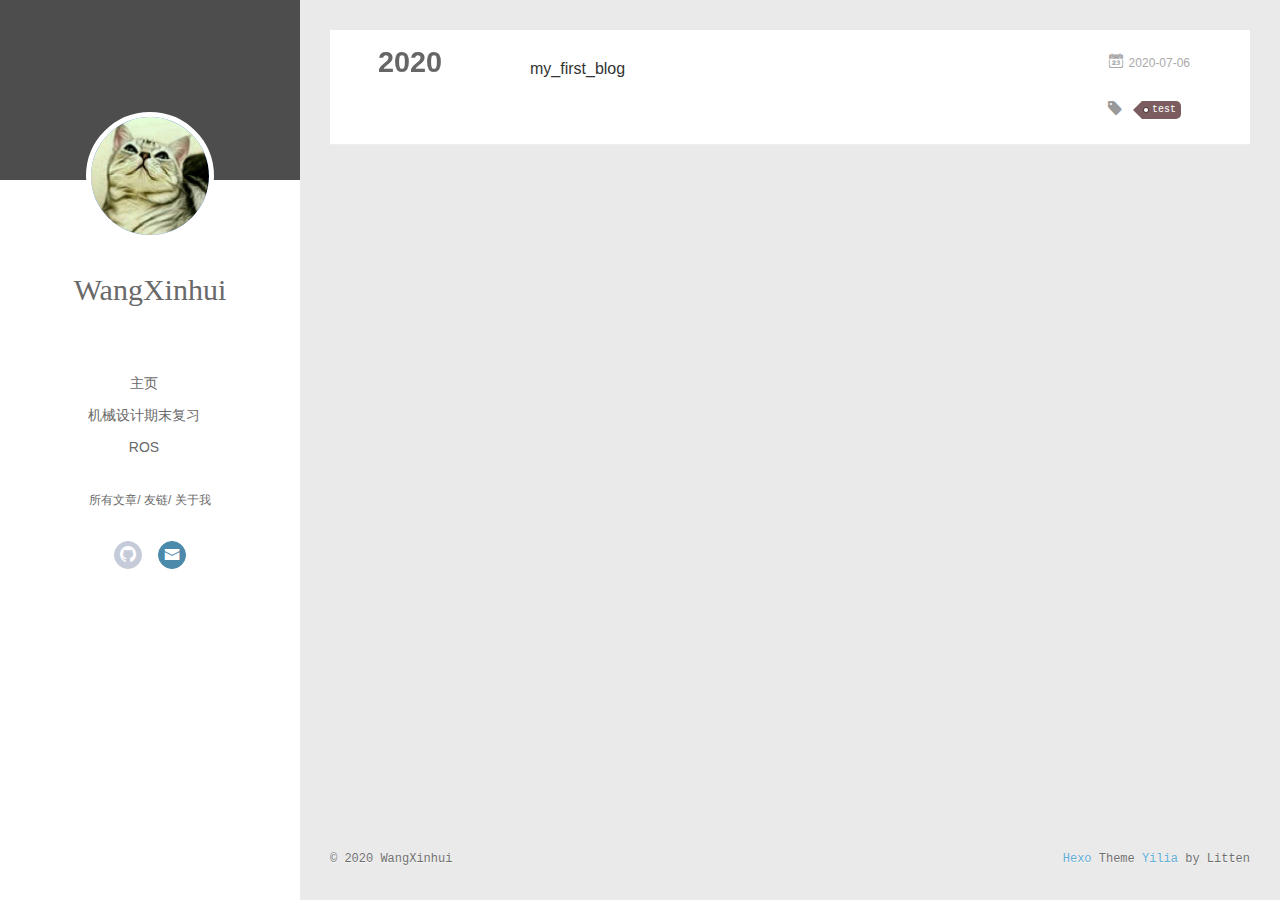
<file: tags/test/index.html>
<!DOCTYPE html>
<html>
<head>
  <meta charset="utf-8">
  
  <meta name="renderer" content="webkit">
  <meta http-equiv="X-UA-Compatible" content="IE=edge" >
  <link rel="dns-prefetch" href="https://wangxinhui-bot.github.io">
  <title>Tag: test | 欣晖的博客</title>
  <meta name="viewport" content="width=device-width, initial-scale=1, maximum-scale=1">
  <meta property="og:type" content="website">
<meta property="og:title" content="欣晖的博客">
<meta property="og:url" content="https://wangxinhui-bot.github.io/tags/test/index.html">
<meta property="og:site_name" content="欣晖的博客">
<meta property="og:locale" content="zh_CN">
<meta property="article:author" content="WangXinhui">
<meta name="twitter:card" content="summary">
  
    <link rel="alternative" href="/atom.xml" title="欣晖的博客" type="application/atom+xml">
  
  
    <link rel="icon" href="/favicon.png">
  
  <link rel="stylesheet" type="text/css" href="/./main.0cf68a.css">
  <style type="text/css">
  
    #container.show {
      background: linear-gradient(200deg,#a0cfe4,#e8c37e);
    }
  </style>
  

  

<meta name="generator" content="Hexo 4.2.1"></head>

<body>
  <div id="container" q-class="show:isCtnShow">
    <canvas id="anm-canvas" class="anm-canvas"></canvas>
    <div class="left-col" q-class="show:isShow">
      
<div class="overlay" style="background: #4d4d4d"></div>
<div class="intrude-less">
	<header id="header" class="inner">
		<a href="/" class="profilepic">
			<img src="/img/my_avatar.jpg" class="js-avatar">
		</a>
		<hgroup>
		  <h1 class="header-author"><a href="/">WangXinhui</a></h1>
		</hgroup>
		

		<nav class="header-menu">
			<ul>
			
				<li><a href="/">主页</a></li>
	        
				<li><a href="/tags/%E6%9C%BA%E6%A2%B0%E8%AE%BE%E8%AE%A1%E6%9C%9F%E6%9C%AB%E5%A4%8D%E4%B9%A0/">机械设计期末复习</a></li>
	        
				<li><a href="/tags/ROS/">ROS</a></li>
	        
			</ul>
		</nav>
		<nav class="header-smart-menu">
    		
    			
    			<a q-on="click: openSlider(e, 'innerArchive')" href="javascript:void(0)">所有文章</a>
    			
            
    			
    			<a q-on="click: openSlider(e, 'friends')" href="javascript:void(0)">友链</a>
    			
            
    			
    			<a q-on="click: openSlider(e, 'aboutme')" href="javascript:void(0)">关于我</a>
    			
            
		</nav>
		<nav class="header-nav">
			<div class="social">
				
					<a class="github" target="_blank" href="https://github.com/Wangxinhui-bot/" title="github"><i class="icon-github"></i></a>
		        
					<a class="mail" target="_blank" href="mailto:xinhui-w17@mails.tsinghua.edu.cn" title="mail"><i class="icon-mail"></i></a>
		        
			</div>
		</nav>
	</header>		
</div>

    </div>
    <div class="mid-col" q-class="show:isShow,hide:isShow|isFalse">
      
<nav id="mobile-nav">
  	<div class="overlay js-overlay" style="background: #4d4d4d"></div>
	<div class="btnctn js-mobile-btnctn">
  		<div class="slider-trigger list" q-on="click: openSlider(e)"><i class="icon icon-sort"></i></div>
	</div>
	<div class="intrude-less">
		<header id="header" class="inner">
			<div class="profilepic">
				<img src="/img/my_avatar.jpg" class="js-avatar">
			</div>
			<hgroup>
			  <h1 class="header-author js-header-author">WangXinhui</h1>
			</hgroup>
			
			
			
				
			
				
			
				
			
			
			
			<nav class="header-nav">
				<div class="social">
					
						<a class="github" target="_blank" href="https://github.com/Wangxinhui-bot/" title="github"><i class="icon-github"></i></a>
			        
						<a class="mail" target="_blank" href="mailto:xinhui-w17@mails.tsinghua.edu.cn" title="mail"><i class="icon-mail"></i></a>
			        
				</div>
			</nav>

			<nav class="header-menu js-header-menu">
				<ul style="width: 70%">
				
				
					<li style="width: 33.333333333333336%"><a href="/">主页</a></li>
		        
					<li style="width: 33.333333333333336%"><a href="/tags/%E6%9C%BA%E6%A2%B0%E8%AE%BE%E8%AE%A1%E6%9C%9F%E6%9C%AB%E5%A4%8D%E4%B9%A0/">机械设计期末复习</a></li>
		        
					<li style="width: 33.333333333333336%"><a href="/tags/ROS/">ROS</a></li>
		        
				</ul>
			</nav>
		</header>				
	</div>
	<div class="mobile-mask" style="display:none" q-show="isShow"></div>
</nav>

      <div id="wrapper" class="body-wrap">
        <div class="menu-l">
          <div class="canvas-wrap">
            <canvas data-colors="#eaeaea" data-sectionHeight="100" data-contentId="js-content" id="myCanvas1" class="anm-canvas"></canvas>
          </div>
          <div id="js-content" class="content-ll">
            
  
  
    
    
      
      
      <section class="archives-wrap">
        <div class="archive-year-wrap">
          <a href="/archives/2020" class="archive-year">2020</a>
        </div>
        <div class="archives">
    
    <article class="archive-article archive-type-post">
  <div class="archive-article-inner">
    <header class="archive-article-header">
      	<div class="article-meta">
	      	<a href="/2020/07/06/my-first-blog/" class="archive-article-date">
  	<time datetime="2020-07-06T07:41:28.000Z" itemprop="datePublished"><i class="icon-calendar icon"></i>2020-07-06</time>
</a>
        </div>
    	 
  
    <h1 itemprop="name">
      <a class="archive-article-title" href="/2020/07/06/my-first-blog/">my_first_blog</a>
    </h1>
  

        <div class="article-info info-on-right">
          
	<div class="article-tag tagcloud">
		<i class="icon-price-tags icon"></i>
		<ul class="article-tag-list">
			 
        		<li class="article-tag-list-item">
        			<a href="javascript:void(0)" class="js-tag article-tag-list-link color5">test</a>
        		</li>
      		
		</ul>
	</div>

          

        </div>
        <div class="clearfix"></div>
    </header>
  </div>
</article>
  
  
    </div></section>
  

    


          </div>
        </div>
      </div>
      <footer id="footer">
  <div class="outer">
    <div id="footer-info">
    	<div class="footer-left">
    		&copy; 2020 WangXinhui
    	</div>
      	<div class="footer-right">
      		<a href="http://hexo.io/" target="_blank">Hexo</a>  Theme <a href="https://github.com/litten/hexo-theme-yilia" target="_blank">Yilia</a> by Litten
      	</div>
    </div>
  </div>
</footer>
    </div>
    <script>
	var yiliaConfig = {
		mathjax: true,
		isHome: false,
		isPost: false,
		isArchive: false,
		isTag: true,
		isCategory: false,
		open_in_new: false,
		toc_hide_index: true,
		root: "/",
		innerArchive: true,
		showTags: false
	}
</script>

<script>!function(t){function n(e){if(r[e])return r[e].exports;var i=r[e]={exports:{},id:e,loaded:!1};return t[e].call(i.exports,i,i.exports,n),i.loaded=!0,i.exports}var r={};n.m=t,n.c=r,n.p="./",n(0)}([function(t,n,r){r(195),t.exports=r(191)},function(t,n,r){var e=r(3),i=r(52),o=r(27),u=r(28),c=r(53),f="prototype",a=function(t,n,r){var s,l,h,v,p=t&a.F,d=t&a.G,y=t&a.S,g=t&a.P,b=t&a.B,m=d?e:y?e[n]||(e[n]={}):(e[n]||{})[f],x=d?i:i[n]||(i[n]={}),w=x[f]||(x[f]={});d&&(r=n);for(s in r)l=!p&&m&&void 0!==m[s],h=(l?m:r)[s],v=b&&l?c(h,e):g&&"function"==typeof h?c(Function.call,h):h,m&&u(m,s,h,t&a.U),x[s]!=h&&o(x,s,v),g&&w[s]!=h&&(w[s]=h)};e.core=i,a.F=1,a.G=2,a.S=4,a.P=8,a.B=16,a.W=32,a.U=64,a.R=128,t.exports=a},function(t,n,r){var e=r(6);t.exports=function(t){if(!e(t))throw TypeError(t+" is not an object!");return t}},function(t,n){var r=t.exports="undefined"!=typeof window&&window.Math==Math?window:"undefined"!=typeof self&&self.Math==Math?self:Function("return this")();"number"==typeof __g&&(__g=r)},function(t,n){t.exports=function(t){try{return!!t()}catch(t){return!0}}},function(t,n){var r=t.exports="undefined"!=typeof window&&window.Math==Math?window:"undefined"!=typeof self&&self.Math==Math?self:Function("return this")();"number"==typeof __g&&(__g=r)},function(t,n){t.exports=function(t){return"object"==typeof t?null!==t:"function"==typeof t}},function(t,n,r){var e=r(126)("wks"),i=r(76),o=r(3).Symbol,u="function"==typeof o;(t.exports=function(t){return e[t]||(e[t]=u&&o[t]||(u?o:i)("Symbol."+t))}).store=e},function(t,n){var r={}.hasOwnProperty;t.exports=function(t,n){return r.call(t,n)}},function(t,n,r){var e=r(94),i=r(33);t.exports=function(t){return e(i(t))}},function(t,n,r){t.exports=!r(4)(function(){return 7!=Object.defineProperty({},"a",{get:function(){return 7}}).a})},function(t,n,r){var e=r(2),i=r(167),o=r(50),u=Object.defineProperty;n.f=r(10)?Object.defineProperty:function(t,n,r){if(e(t),n=o(n,!0),e(r),i)try{return u(t,n,r)}catch(t){}if("get"in r||"set"in r)throw TypeError("Accessors not supported!");return"value"in r&&(t[n]=r.value),t}},function(t,n,r){t.exports=!r(18)(function(){return 7!=Object.defineProperty({},"a",{get:function(){return 7}}).a})},function(t,n,r){var e=r(14),i=r(22);t.exports=r(12)?function(t,n,r){return e.f(t,n,i(1,r))}:function(t,n,r){return t[n]=r,t}},function(t,n,r){var e=r(20),i=r(58),o=r(42),u=Object.defineProperty;n.f=r(12)?Object.defineProperty:function(t,n,r){if(e(t),n=o(n,!0),e(r),i)try{return u(t,n,r)}catch(t){}if("get"in r||"set"in r)throw TypeError("Accessors not supported!");return"value"in r&&(t[n]=r.value),t}},function(t,n,r){var e=r(40)("wks"),i=r(23),o=r(5).Symbol,u="function"==typeof o;(t.exports=function(t){return e[t]||(e[t]=u&&o[t]||(u?o:i)("Symbol."+t))}).store=e},function(t,n,r){var e=r(67),i=Math.min;t.exports=function(t){return t>0?i(e(t),9007199254740991):0}},function(t,n,r){var e=r(46);t.exports=function(t){return Object(e(t))}},function(t,n){t.exports=function(t){try{return!!t()}catch(t){return!0}}},function(t,n,r){var e=r(63),i=r(34);t.exports=Object.keys||function(t){return e(t,i)}},function(t,n,r){var e=r(21);t.exports=function(t){if(!e(t))throw TypeError(t+" is not an object!");return t}},function(t,n){t.exports=function(t){return"object"==typeof t?null!==t:"function"==typeof t}},function(t,n){t.exports=function(t,n){return{enumerable:!(1&t),configurable:!(2&t),writable:!(4&t),value:n}}},function(t,n){var r=0,e=Math.random();t.exports=function(t){return"Symbol(".concat(void 0===t?"":t,")_",(++r+e).toString(36))}},function(t,n){var r={}.hasOwnProperty;t.exports=function(t,n){return r.call(t,n)}},function(t,n){var r=t.exports={version:"2.4.0"};"number"==typeof __e&&(__e=r)},function(t,n){t.exports=function(t){if("function"!=typeof t)throw TypeError(t+" is not a function!");return t}},function(t,n,r){var e=r(11),i=r(66);t.exports=r(10)?function(t,n,r){return e.f(t,n,i(1,r))}:function(t,n,r){return t[n]=r,t}},function(t,n,r){var e=r(3),i=r(27),o=r(24),u=r(76)("src"),c="toString",f=Function[c],a=(""+f).split(c);r(52).inspectSource=function(t){return f.call(t)},(t.exports=function(t,n,r,c){var f="function"==typeof r;f&&(o(r,"name")||i(r,"name",n)),t[n]!==r&&(f&&(o(r,u)||i(r,u,t[n]?""+t[n]:a.join(String(n)))),t===e?t[n]=r:c?t[n]?t[n]=r:i(t,n,r):(delete t[n],i(t,n,r)))})(Function.prototype,c,function(){return"function"==typeof this&&this[u]||f.call(this)})},function(t,n,r){var e=r(1),i=r(4),o=r(46),u=function(t,n,r,e){var i=String(o(t)),u="<"+n;return""!==r&&(u+=" "+r+'="'+String(e).replace(/"/g,"&quot;")+'"'),u+">"+i+"</"+n+">"};t.exports=function(t,n){var r={};r[t]=n(u),e(e.P+e.F*i(function(){var n=""[t]('"');return n!==n.toLowerCase()||n.split('"').length>3}),"String",r)}},function(t,n,r){var e=r(115),i=r(46);t.exports=function(t){return e(i(t))}},function(t,n,r){var e=r(116),i=r(66),o=r(30),u=r(50),c=r(24),f=r(167),a=Object.getOwnPropertyDescriptor;n.f=r(10)?a:function(t,n){if(t=o(t),n=u(n,!0),f)try{return a(t,n)}catch(t){}if(c(t,n))return i(!e.f.call(t,n),t[n])}},function(t,n,r){var e=r(24),i=r(17),o=r(145)("IE_PROTO"),u=Object.prototype;t.exports=Object.getPrototypeOf||function(t){return t=i(t),e(t,o)?t[o]:"function"==typeof t.constructor&&t instanceof t.constructor?t.constructor.prototype:t instanceof Object?u:null}},function(t,n){t.exports=function(t){if(void 0==t)throw TypeError("Can't call method on  "+t);return t}},function(t,n){t.exports="constructor,hasOwnProperty,isPrototypeOf,propertyIsEnumerable,toLocaleString,toString,valueOf".split(",")},function(t,n){t.exports={}},function(t,n){t.exports=!0},function(t,n){n.f={}.propertyIsEnumerable},function(t,n,r){var e=r(14).f,i=r(8),o=r(15)("toStringTag");t.exports=function(t,n,r){t&&!i(t=r?t:t.prototype,o)&&e(t,o,{configurable:!0,value:n})}},function(t,n,r){var e=r(40)("keys"),i=r(23);t.exports=function(t){return e[t]||(e[t]=i(t))}},function(t,n,r){var e=r(5),i="__core-js_shared__",o=e[i]||(e[i]={});t.exports=function(t){return o[t]||(o[t]={})}},function(t,n){var r=Math.ceil,e=Math.floor;t.exports=function(t){return isNaN(t=+t)?0:(t>0?e:r)(t)}},function(t,n,r){var e=r(21);t.exports=function(t,n){if(!e(t))return t;var r,i;if(n&&"function"==typeof(r=t.toString)&&!e(i=r.call(t)))return i;if("function"==typeof(r=t.valueOf)&&!e(i=r.call(t)))return i;if(!n&&"function"==typeof(r=t.toString)&&!e(i=r.call(t)))return i;throw TypeError("Can't convert object to primitive value")}},function(t,n,r){var e=r(5),i=r(25),o=r(36),u=r(44),c=r(14).f;t.exports=function(t){var n=i.Symbol||(i.Symbol=o?{}:e.Symbol||{});"_"==t.charAt(0)||t in n||c(n,t,{value:u.f(t)})}},function(t,n,r){n.f=r(15)},function(t,n){var r={}.toString;t.exports=function(t){return r.call(t).slice(8,-1)}},function(t,n){t.exports=function(t){if(void 0==t)throw TypeError("Can't call method on  "+t);return t}},function(t,n,r){var e=r(4);t.exports=function(t,n){return!!t&&e(function(){n?t.call(null,function(){},1):t.call(null)})}},function(t,n,r){var e=r(53),i=r(115),o=r(17),u=r(16),c=r(203);t.exports=function(t,n){var r=1==t,f=2==t,a=3==t,s=4==t,l=6==t,h=5==t||l,v=n||c;return function(n,c,p){for(var d,y,g=o(n),b=i(g),m=e(c,p,3),x=u(b.length),w=0,S=r?v(n,x):f?v(n,0):void 0;x>w;w++)if((h||w in b)&&(d=b[w],y=m(d,w,g),t))if(r)S[w]=y;else if(y)switch(t){case 3:return!0;case 5:return d;case 6:return w;case 2:S.push(d)}else if(s)return!1;return l?-1:a||s?s:S}}},function(t,n,r){var e=r(1),i=r(52),o=r(4);t.exports=function(t,n){var r=(i.Object||{})[t]||Object[t],u={};u[t]=n(r),e(e.S+e.F*o(function(){r(1)}),"Object",u)}},function(t,n,r){var e=r(6);t.exports=function(t,n){if(!e(t))return t;var r,i;if(n&&"function"==typeof(r=t.toString)&&!e(i=r.call(t)))return i;if("function"==typeof(r=t.valueOf)&&!e(i=r.call(t)))return i;if(!n&&"function"==typeof(r=t.toString)&&!e(i=r.call(t)))return i;throw TypeError("Can't convert object to primitive value")}},function(t,n,r){var e=r(5),i=r(25),o=r(91),u=r(13),c="prototype",f=function(t,n,r){var a,s,l,h=t&f.F,v=t&f.G,p=t&f.S,d=t&f.P,y=t&f.B,g=t&f.W,b=v?i:i[n]||(i[n]={}),m=b[c],x=v?e:p?e[n]:(e[n]||{})[c];v&&(r=n);for(a in r)(s=!h&&x&&void 0!==x[a])&&a in b||(l=s?x[a]:r[a],b[a]=v&&"function"!=typeof x[a]?r[a]:y&&s?o(l,e):g&&x[a]==l?function(t){var n=function(n,r,e){if(this instanceof t){switch(arguments.length){case 0:return new t;case 1:return new t(n);case 2:return new t(n,r)}return new t(n,r,e)}return t.apply(this,arguments)};return n[c]=t[c],n}(l):d&&"function"==typeof l?o(Function.call,l):l,d&&((b.virtual||(b.virtual={}))[a]=l,t&f.R&&m&&!m[a]&&u(m,a,l)))};f.F=1,f.G=2,f.S=4,f.P=8,f.B=16,f.W=32,f.U=64,f.R=128,t.exports=f},function(t,n){var r=t.exports={version:"2.4.0"};"number"==typeof __e&&(__e=r)},function(t,n,r){var e=r(26);t.exports=function(t,n,r){if(e(t),void 0===n)return t;switch(r){case 1:return function(r){return t.call(n,r)};case 2:return function(r,e){return t.call(n,r,e)};case 3:return function(r,e,i){return t.call(n,r,e,i)}}return function(){return t.apply(n,arguments)}}},function(t,n,r){var e=r(183),i=r(1),o=r(126)("metadata"),u=o.store||(o.store=new(r(186))),c=function(t,n,r){var i=u.get(t);if(!i){if(!r)return;u.set(t,i=new e)}var o=i.get(n);if(!o){if(!r)return;i.set(n,o=new e)}return o},f=function(t,n,r){var e=c(n,r,!1);return void 0!==e&&e.has(t)},a=function(t,n,r){var e=c(n,r,!1);return void 0===e?void 0:e.get(t)},s=function(t,n,r,e){c(r,e,!0).set(t,n)},l=function(t,n){var r=c(t,n,!1),e=[];return r&&r.forEach(function(t,n){e.push(n)}),e},h=function(t){return void 0===t||"symbol"==typeof t?t:String(t)},v=function(t){i(i.S,"Reflect",t)};t.exports={store:u,map:c,has:f,get:a,set:s,keys:l,key:h,exp:v}},function(t,n,r){"use strict";if(r(10)){var e=r(69),i=r(3),o=r(4),u=r(1),c=r(127),f=r(152),a=r(53),s=r(68),l=r(66),h=r(27),v=r(73),p=r(67),d=r(16),y=r(75),g=r(50),b=r(24),m=r(180),x=r(114),w=r(6),S=r(17),_=r(137),O=r(70),E=r(32),P=r(71).f,j=r(154),F=r(76),M=r(7),A=r(48),N=r(117),T=r(146),I=r(155),k=r(80),L=r(123),R=r(74),C=r(130),D=r(160),U=r(11),W=r(31),G=U.f,B=W.f,V=i.RangeError,z=i.TypeError,q=i.Uint8Array,K="ArrayBuffer",J="Shared"+K,Y="BYTES_PER_ELEMENT",H="prototype",$=Array[H],X=f.ArrayBuffer,Q=f.DataView,Z=A(0),tt=A(2),nt=A(3),rt=A(4),et=A(5),it=A(6),ot=N(!0),ut=N(!1),ct=I.values,ft=I.keys,at=I.entries,st=$.lastIndexOf,lt=$.reduce,ht=$.reduceRight,vt=$.join,pt=$.sort,dt=$.slice,yt=$.toString,gt=$.toLocaleString,bt=M("iterator"),mt=M("toStringTag"),xt=F("typed_constructor"),wt=F("def_constructor"),St=c.CONSTR,_t=c.TYPED,Ot=c.VIEW,Et="Wrong length!",Pt=A(1,function(t,n){return Tt(T(t,t[wt]),n)}),jt=o(function(){return 1===new q(new Uint16Array([1]).buffer)[0]}),Ft=!!q&&!!q[H].set&&o(function(){new q(1).set({})}),Mt=function(t,n){if(void 0===t)throw z(Et);var r=+t,e=d(t);if(n&&!m(r,e))throw V(Et);return e},At=function(t,n){var r=p(t);if(r<0||r%n)throw V("Wrong offset!");return r},Nt=function(t){if(w(t)&&_t in t)return t;throw z(t+" is not a typed array!")},Tt=function(t,n){if(!(w(t)&&xt in t))throw z("It is not a typed array constructor!");return new t(n)},It=function(t,n){return kt(T(t,t[wt]),n)},kt=function(t,n){for(var r=0,e=n.length,i=Tt(t,e);e>r;)i[r]=n[r++];return i},Lt=function(t,n,r){G(t,n,{get:function(){return this._d[r]}})},Rt=function(t){var n,r,e,i,o,u,c=S(t),f=arguments.length,s=f>1?arguments[1]:void 0,l=void 0!==s,h=j(c);if(void 0!=h&&!_(h)){for(u=h.call(c),e=[],n=0;!(o=u.next()).done;n++)e.push(o.value);c=e}for(l&&f>2&&(s=a(s,arguments[2],2)),n=0,r=d(c.length),i=Tt(this,r);r>n;n++)i[n]=l?s(c[n],n):c[n];return i},Ct=function(){for(var t=0,n=arguments.length,r=Tt(this,n);n>t;)r[t]=arguments[t++];return r},Dt=!!q&&o(function(){gt.call(new q(1))}),Ut=function(){return gt.apply(Dt?dt.call(Nt(this)):Nt(this),arguments)},Wt={copyWithin:function(t,n){return D.call(Nt(this),t,n,arguments.length>2?arguments[2]:void 0)},every:function(t){return rt(Nt(this),t,arguments.length>1?arguments[1]:void 0)},fill:function(t){return C.apply(Nt(this),arguments)},filter:function(t){return It(this,tt(Nt(this),t,arguments.length>1?arguments[1]:void 0))},find:function(t){return et(Nt(this),t,arguments.length>1?arguments[1]:void 0)},findIndex:function(t){return it(Nt(this),t,arguments.length>1?arguments[1]:void 0)},forEach:function(t){Z(Nt(this),t,arguments.length>1?arguments[1]:void 0)},indexOf:function(t){return ut(Nt(this),t,arguments.length>1?arguments[1]:void 0)},includes:function(t){return ot(Nt(this),t,arguments.length>1?arguments[1]:void 0)},join:function(t){return vt.apply(Nt(this),arguments)},lastIndexOf:function(t){return st.apply(Nt(this),arguments)},map:function(t){return Pt(Nt(this),t,arguments.length>1?arguments[1]:void 0)},reduce:function(t){return lt.apply(Nt(this),arguments)},reduceRight:function(t){return ht.apply(Nt(this),arguments)},reverse:function(){for(var t,n=this,r=Nt(n).length,e=Math.floor(r/2),i=0;i<e;)t=n[i],n[i++]=n[--r],n[r]=t;return n},some:function(t){return nt(Nt(this),t,arguments.length>1?arguments[1]:void 0)},sort:function(t){return pt.call(Nt(this),t)},subarray:function(t,n){var r=Nt(this),e=r.length,i=y(t,e);return new(T(r,r[wt]))(r.buffer,r.byteOffset+i*r.BYTES_PER_ELEMENT,d((void 0===n?e:y(n,e))-i))}},Gt=function(t,n){return It(this,dt.call(Nt(this),t,n))},Bt=function(t){Nt(this);var n=At(arguments[1],1),r=this.length,e=S(t),i=d(e.length),o=0;if(i+n>r)throw V(Et);for(;o<i;)this[n+o]=e[o++]},Vt={entries:function(){return at.call(Nt(this))},keys:function(){return ft.call(Nt(this))},values:function(){return ct.call(Nt(this))}},zt=function(t,n){return w(t)&&t[_t]&&"symbol"!=typeof n&&n in t&&String(+n)==String(n)},qt=function(t,n){return zt(t,n=g(n,!0))?l(2,t[n]):B(t,n)},Kt=function(t,n,r){return!(zt(t,n=g(n,!0))&&w(r)&&b(r,"value"))||b(r,"get")||b(r,"set")||r.configurable||b(r,"writable")&&!r.writable||b(r,"enumerable")&&!r.enumerable?G(t,n,r):(t[n]=r.value,t)};St||(W.f=qt,U.f=Kt),u(u.S+u.F*!St,"Object",{getOwnPropertyDescriptor:qt,defineProperty:Kt}),o(function(){yt.call({})})&&(yt=gt=function(){return vt.call(this)});var Jt=v({},Wt);v(Jt,Vt),h(Jt,bt,Vt.values),v(Jt,{slice:Gt,set:Bt,constructor:function(){},toString:yt,toLocaleString:Ut}),Lt(Jt,"buffer","b"),Lt(Jt,"byteOffset","o"),Lt(Jt,"byteLength","l"),Lt(Jt,"length","e"),G(Jt,mt,{get:function(){return this[_t]}}),t.exports=function(t,n,r,f){f=!!f;var a=t+(f?"Clamped":"")+"Array",l="Uint8Array"!=a,v="get"+t,p="set"+t,y=i[a],g=y||{},b=y&&E(y),m=!y||!c.ABV,S={},_=y&&y[H],j=function(t,r){var e=t._d;return e.v[v](r*n+e.o,jt)},F=function(t,r,e){var i=t._d;f&&(e=(e=Math.round(e))<0?0:e>255?255:255&e),i.v[p](r*n+i.o,e,jt)},M=function(t,n){G(t,n,{get:function(){return j(this,n)},set:function(t){return F(this,n,t)},enumerable:!0})};m?(y=r(function(t,r,e,i){s(t,y,a,"_d");var o,u,c,f,l=0,v=0;if(w(r)){if(!(r instanceof X||(f=x(r))==K||f==J))return _t in r?kt(y,r):Rt.call(y,r);o=r,v=At(e,n);var p=r.byteLength;if(void 0===i){if(p%n)throw V(Et);if((u=p-v)<0)throw V(Et)}else if((u=d(i)*n)+v>p)throw V(Et);c=u/n}else c=Mt(r,!0),u=c*n,o=new X(u);for(h(t,"_d",{b:o,o:v,l:u,e:c,v:new Q(o)});l<c;)M(t,l++)}),_=y[H]=O(Jt),h(_,"constructor",y)):L(function(t){new y(null),new y(t)},!0)||(y=r(function(t,r,e,i){s(t,y,a);var o;return w(r)?r instanceof X||(o=x(r))==K||o==J?void 0!==i?new g(r,At(e,n),i):void 0!==e?new g(r,At(e,n)):new g(r):_t in r?kt(y,r):Rt.call(y,r):new g(Mt(r,l))}),Z(b!==Function.prototype?P(g).concat(P(b)):P(g),function(t){t in y||h(y,t,g[t])}),y[H]=_,e||(_.constructor=y));var A=_[bt],N=!!A&&("values"==A.name||void 0==A.name),T=Vt.values;h(y,xt,!0),h(_,_t,a),h(_,Ot,!0),h(_,wt,y),(f?new y(1)[mt]==a:mt in _)||G(_,mt,{get:function(){return a}}),S[a]=y,u(u.G+u.W+u.F*(y!=g),S),u(u.S,a,{BYTES_PER_ELEMENT:n,from:Rt,of:Ct}),Y in _||h(_,Y,n),u(u.P,a,Wt),R(a),u(u.P+u.F*Ft,a,{set:Bt}),u(u.P+u.F*!N,a,Vt),u(u.P+u.F*(_.toString!=yt),a,{toString:yt}),u(u.P+u.F*o(function(){new y(1).slice()}),a,{slice:Gt}),u(u.P+u.F*(o(function(){return[1,2].toLocaleString()!=new y([1,2]).toLocaleString()})||!o(function(){_.toLocaleString.call([1,2])})),a,{toLocaleString:Ut}),k[a]=N?A:T,e||N||h(_,bt,T)}}else t.exports=function(){}},function(t,n){var r={}.toString;t.exports=function(t){return r.call(t).slice(8,-1)}},function(t,n,r){var e=r(21),i=r(5).document,o=e(i)&&e(i.createElement);t.exports=function(t){return o?i.createElement(t):{}}},function(t,n,r){t.exports=!r(12)&&!r(18)(function(){return 7!=Object.defineProperty(r(57)("div"),"a",{get:function(){return 7}}).a})},function(t,n,r){"use strict";var e=r(36),i=r(51),o=r(64),u=r(13),c=r(8),f=r(35),a=r(96),s=r(38),l=r(103),h=r(15)("iterator"),v=!([].keys&&"next"in[].keys()),p="keys",d="values",y=function(){return this};t.exports=function(t,n,r,g,b,m,x){a(r,n,g);var w,S,_,O=function(t){if(!v&&t in F)return F[t];switch(t){case p:case d:return function(){return new r(this,t)}}return function(){return new r(this,t)}},E=n+" Iterator",P=b==d,j=!1,F=t.prototype,M=F[h]||F["@@iterator"]||b&&F[b],A=M||O(b),N=b?P?O("entries"):A:void 0,T="Array"==n?F.entries||M:M;if(T&&(_=l(T.call(new t)))!==Object.prototype&&(s(_,E,!0),e||c(_,h)||u(_,h,y)),P&&M&&M.name!==d&&(j=!0,A=function(){return M.call(this)}),e&&!x||!v&&!j&&F[h]||u(F,h,A),f[n]=A,f[E]=y,b)if(w={values:P?A:O(d),keys:m?A:O(p),entries:N},x)for(S in w)S in F||o(F,S,w[S]);else i(i.P+i.F*(v||j),n,w);return w}},function(t,n,r){var e=r(20),i=r(100),o=r(34),u=r(39)("IE_PROTO"),c=function(){},f="prototype",a=function(){var t,n=r(57)("iframe"),e=o.length;for(n.style.display="none",r(93).appendChild(n),n.src="javascript:",t=n.contentWindow.document,t.open(),t.write("<script>document.F=Object<\/script>"),t.close(),a=t.F;e--;)delete a[f][o[e]];return a()};t.exports=Object.create||function(t,n){var r;return null!==t?(c[f]=e(t),r=new c,c[f]=null,r[u]=t):r=a(),void 0===n?r:i(r,n)}},function(t,n,r){var e=r(63),i=r(34).concat("length","prototype");n.f=Object.getOwnPropertyNames||function(t){return e(t,i)}},function(t,n){n.f=Object.getOwnPropertySymbols},function(t,n,r){var e=r(8),i=r(9),o=r(90)(!1),u=r(39)("IE_PROTO");t.exports=function(t,n){var r,c=i(t),f=0,a=[];for(r in c)r!=u&&e(c,r)&&a.push(r);for(;n.length>f;)e(c,r=n[f++])&&(~o(a,r)||a.push(r));return a}},function(t,n,r){t.exports=r(13)},function(t,n,r){var e=r(76)("meta"),i=r(6),o=r(24),u=r(11).f,c=0,f=Object.isExtensible||function(){return!0},a=!r(4)(function(){return f(Object.preventExtensions({}))}),s=function(t){u(t,e,{value:{i:"O"+ ++c,w:{}}})},l=function(t,n){if(!i(t))return"symbol"==typeof t?t:("string"==typeof t?"S":"P")+t;if(!o(t,e)){if(!f(t))return"F";if(!n)return"E";s(t)}return t[e].i},h=function(t,n){if(!o(t,e)){if(!f(t))return!0;if(!n)return!1;s(t)}return t[e].w},v=function(t){return a&&p.NEED&&f(t)&&!o(t,e)&&s(t),t},p=t.exports={KEY:e,NEED:!1,fastKey:l,getWeak:h,onFreeze:v}},function(t,n){t.exports=function(t,n){return{enumerable:!(1&t),configurable:!(2&t),writable:!(4&t),value:n}}},function(t,n){var r=Math.ceil,e=Math.floor;t.exports=function(t){return isNaN(t=+t)?0:(t>0?e:r)(t)}},function(t,n){t.exports=function(t,n,r,e){if(!(t instanceof n)||void 0!==e&&e in t)throw TypeError(r+": incorrect invocation!");return t}},function(t,n){t.exports=!1},function(t,n,r){var e=r(2),i=r(173),o=r(133),u=r(145)("IE_PROTO"),c=function(){},f="prototype",a=function(){var t,n=r(132)("iframe"),e=o.length;for(n.style.display="none",r(135).appendChild(n),n.src="javascript:",t=n.contentWindow.document,t.open(),t.write("<script>document.F=Object<\/script>"),t.close(),a=t.F;e--;)delete a[f][o[e]];return a()};t.exports=Object.create||function(t,n){var r;return null!==t?(c[f]=e(t),r=new c,c[f]=null,r[u]=t):r=a(),void 0===n?r:i(r,n)}},function(t,n,r){var e=r(175),i=r(133).concat("length","prototype");n.f=Object.getOwnPropertyNames||function(t){return e(t,i)}},function(t,n,r){var e=r(175),i=r(133);t.exports=Object.keys||function(t){return e(t,i)}},function(t,n,r){var e=r(28);t.exports=function(t,n,r){for(var i in n)e(t,i,n[i],r);return t}},function(t,n,r){"use strict";var e=r(3),i=r(11),o=r(10),u=r(7)("species");t.exports=function(t){var n=e[t];o&&n&&!n[u]&&i.f(n,u,{configurable:!0,get:function(){return this}})}},function(t,n,r){var e=r(67),i=Math.max,o=Math.min;t.exports=function(t,n){return t=e(t),t<0?i(t+n,0):o(t,n)}},function(t,n){var r=0,e=Math.random();t.exports=function(t){return"Symbol(".concat(void 0===t?"":t,")_",(++r+e).toString(36))}},function(t,n,r){var e=r(33);t.exports=function(t){return Object(e(t))}},function(t,n,r){var e=r(7)("unscopables"),i=Array.prototype;void 0==i[e]&&r(27)(i,e,{}),t.exports=function(t){i[e][t]=!0}},function(t,n,r){var e=r(53),i=r(169),o=r(137),u=r(2),c=r(16),f=r(154),a={},s={},n=t.exports=function(t,n,r,l,h){var v,p,d,y,g=h?function(){return t}:f(t),b=e(r,l,n?2:1),m=0;if("function"!=typeof g)throw TypeError(t+" is not iterable!");if(o(g)){for(v=c(t.length);v>m;m++)if((y=n?b(u(p=t[m])[0],p[1]):b(t[m]))===a||y===s)return y}else for(d=g.call(t);!(p=d.next()).done;)if((y=i(d,b,p.value,n))===a||y===s)return y};n.BREAK=a,n.RETURN=s},function(t,n){t.exports={}},function(t,n,r){var e=r(11).f,i=r(24),o=r(7)("toStringTag");t.exports=function(t,n,r){t&&!i(t=r?t:t.prototype,o)&&e(t,o,{configurable:!0,value:n})}},function(t,n,r){var e=r(1),i=r(46),o=r(4),u=r(150),c="["+u+"]",f="​",a=RegExp("^"+c+c+"*"),s=RegExp(c+c+"*$"),l=function(t,n,r){var i={},c=o(function(){return!!u[t]()||f[t]()!=f}),a=i[t]=c?n(h):u[t];r&&(i[r]=a),e(e.P+e.F*c,"String",i)},h=l.trim=function(t,n){return t=String(i(t)),1&n&&(t=t.replace(a,"")),2&n&&(t=t.replace(s,"")),t};t.exports=l},function(t,n,r){t.exports={default:r(86),__esModule:!0}},function(t,n,r){t.exports={default:r(87),__esModule:!0}},function(t,n,r){"use strict";function e(t){return t&&t.__esModule?t:{default:t}}n.__esModule=!0;var i=r(84),o=e(i),u=r(83),c=e(u),f="function"==typeof c.default&&"symbol"==typeof o.default?function(t){return typeof t}:function(t){return t&&"function"==typeof c.default&&t.constructor===c.default&&t!==c.default.prototype?"symbol":typeof t};n.default="function"==typeof c.default&&"symbol"===f(o.default)?function(t){return void 0===t?"undefined":f(t)}:function(t){return t&&"function"==typeof c.default&&t.constructor===c.default&&t!==c.default.prototype?"symbol":void 0===t?"undefined":f(t)}},function(t,n,r){r(110),r(108),r(111),r(112),t.exports=r(25).Symbol},function(t,n,r){r(109),r(113),t.exports=r(44).f("iterator")},function(t,n){t.exports=function(t){if("function"!=typeof t)throw TypeError(t+" is not a function!");return t}},function(t,n){t.exports=function(){}},function(t,n,r){var e=r(9),i=r(106),o=r(105);t.exports=function(t){return function(n,r,u){var c,f=e(n),a=i(f.length),s=o(u,a);if(t&&r!=r){for(;a>s;)if((c=f[s++])!=c)return!0}else for(;a>s;s++)if((t||s in f)&&f[s]===r)return t||s||0;return!t&&-1}}},function(t,n,r){var e=r(88);t.exports=function(t,n,r){if(e(t),void 0===n)return t;switch(r){case 1:return function(r){return t.call(n,r)};case 2:return function(r,e){return t.call(n,r,e)};case 3:return function(r,e,i){return t.call(n,r,e,i)}}return function(){return t.apply(n,arguments)}}},function(t,n,r){var e=r(19),i=r(62),o=r(37);t.exports=function(t){var n=e(t),r=i.f;if(r)for(var u,c=r(t),f=o.f,a=0;c.length>a;)f.call(t,u=c[a++])&&n.push(u);return n}},function(t,n,r){t.exports=r(5).document&&document.documentElement},function(t,n,r){var e=r(56);t.exports=Object("z").propertyIsEnumerable(0)?Object:function(t){return"String"==e(t)?t.split(""):Object(t)}},function(t,n,r){var e=r(56);t.exports=Array.isArray||function(t){return"Array"==e(t)}},function(t,n,r){"use strict";var e=r(60),i=r(22),o=r(38),u={};r(13)(u,r(15)("iterator"),function(){return this}),t.exports=function(t,n,r){t.prototype=e(u,{next:i(1,r)}),o(t,n+" Iterator")}},function(t,n){t.exports=function(t,n){return{value:n,done:!!t}}},function(t,n,r){var e=r(19),i=r(9);t.exports=function(t,n){for(var r,o=i(t),u=e(o),c=u.length,f=0;c>f;)if(o[r=u[f++]]===n)return r}},function(t,n,r){var e=r(23)("meta"),i=r(21),o=r(8),u=r(14).f,c=0,f=Object.isExtensible||function(){return!0},a=!r(18)(function(){return f(Object.preventExtensions({}))}),s=function(t){u(t,e,{value:{i:"O"+ ++c,w:{}}})},l=function(t,n){if(!i(t))return"symbol"==typeof t?t:("string"==typeof t?"S":"P")+t;if(!o(t,e)){if(!f(t))return"F";if(!n)return"E";s(t)}return t[e].i},h=function(t,n){if(!o(t,e)){if(!f(t))return!0;if(!n)return!1;s(t)}return t[e].w},v=function(t){return a&&p.NEED&&f(t)&&!o(t,e)&&s(t),t},p=t.exports={KEY:e,NEED:!1,fastKey:l,getWeak:h,onFreeze:v}},function(t,n,r){var e=r(14),i=r(20),o=r(19);t.exports=r(12)?Object.defineProperties:function(t,n){i(t);for(var r,u=o(n),c=u.length,f=0;c>f;)e.f(t,r=u[f++],n[r]);return t}},function(t,n,r){var e=r(37),i=r(22),o=r(9),u=r(42),c=r(8),f=r(58),a=Object.getOwnPropertyDescriptor;n.f=r(12)?a:function(t,n){if(t=o(t),n=u(n,!0),f)try{return a(t,n)}catch(t){}if(c(t,n))return i(!e.f.call(t,n),t[n])}},function(t,n,r){var e=r(9),i=r(61).f,o={}.toString,u="object"==typeof window&&window&&Object.getOwnPropertyNames?Object.getOwnPropertyNames(window):[],c=function(t){try{return i(t)}catch(t){return u.slice()}};t.exports.f=function(t){return u&&"[object Window]"==o.call(t)?c(t):i(e(t))}},function(t,n,r){var e=r(8),i=r(77),o=r(39)("IE_PROTO"),u=Object.prototype;t.exports=Object.getPrototypeOf||function(t){return t=i(t),e(t,o)?t[o]:"function"==typeof t.constructor&&t instanceof t.constructor?t.constructor.prototype:t instanceof Object?u:null}},function(t,n,r){var e=r(41),i=r(33);t.exports=function(t){return function(n,r){var o,u,c=String(i(n)),f=e(r),a=c.length;return f<0||f>=a?t?"":void 0:(o=c.charCodeAt(f),o<55296||o>56319||f+1===a||(u=c.charCodeAt(f+1))<56320||u>57343?t?c.charAt(f):o:t?c.slice(f,f+2):u-56320+(o-55296<<10)+65536)}}},function(t,n,r){var e=r(41),i=Math.max,o=Math.min;t.exports=function(t,n){return t=e(t),t<0?i(t+n,0):o(t,n)}},function(t,n,r){var e=r(41),i=Math.min;t.exports=function(t){return t>0?i(e(t),9007199254740991):0}},function(t,n,r){"use strict";var e=r(89),i=r(97),o=r(35),u=r(9);t.exports=r(59)(Array,"Array",function(t,n){this._t=u(t),this._i=0,this._k=n},function(){var t=this._t,n=this._k,r=this._i++;return!t||r>=t.length?(this._t=void 0,i(1)):"keys"==n?i(0,r):"values"==n?i(0,t[r]):i(0,[r,t[r]])},"values"),o.Arguments=o.Array,e("keys"),e("values"),e("entries")},function(t,n){},function(t,n,r){"use strict";var e=r(104)(!0);r(59)(String,"String",function(t){this._t=String(t),this._i=0},function(){var t,n=this._t,r=this._i;return r>=n.length?{value:void 0,done:!0}:(t=e(n,r),this._i+=t.length,{value:t,done:!1})})},function(t,n,r){"use strict";var e=r(5),i=r(8),o=r(12),u=r(51),c=r(64),f=r(99).KEY,a=r(18),s=r(40),l=r(38),h=r(23),v=r(15),p=r(44),d=r(43),y=r(98),g=r(92),b=r(95),m=r(20),x=r(9),w=r(42),S=r(22),_=r(60),O=r(102),E=r(101),P=r(14),j=r(19),F=E.f,M=P.f,A=O.f,N=e.Symbol,T=e.JSON,I=T&&T.stringify,k="prototype",L=v("_hidden"),R=v("toPrimitive"),C={}.propertyIsEnumerable,D=s("symbol-registry"),U=s("symbols"),W=s("op-symbols"),G=Object[k],B="function"==typeof N,V=e.QObject,z=!V||!V[k]||!V[k].findChild,q=o&&a(function(){return 7!=_(M({},"a",{get:function(){return M(this,"a",{value:7}).a}})).a})?function(t,n,r){var e=F(G,n);e&&delete G[n],M(t,n,r),e&&t!==G&&M(G,n,e)}:M,K=function(t){var n=U[t]=_(N[k]);return n._k=t,n},J=B&&"symbol"==typeof N.iterator?function(t){return"symbol"==typeof t}:function(t){return t instanceof N},Y=function(t,n,r){return t===G&&Y(W,n,r),m(t),n=w(n,!0),m(r),i(U,n)?(r.enumerable?(i(t,L)&&t[L][n]&&(t[L][n]=!1),r=_(r,{enumerable:S(0,!1)})):(i(t,L)||M(t,L,S(1,{})),t[L][n]=!0),q(t,n,r)):M(t,n,r)},H=function(t,n){m(t);for(var r,e=g(n=x(n)),i=0,o=e.length;o>i;)Y(t,r=e[i++],n[r]);return t},$=function(t,n){return void 0===n?_(t):H(_(t),n)},X=function(t){var n=C.call(this,t=w(t,!0));return!(this===G&&i(U,t)&&!i(W,t))&&(!(n||!i(this,t)||!i(U,t)||i(this,L)&&this[L][t])||n)},Q=function(t,n){if(t=x(t),n=w(n,!0),t!==G||!i(U,n)||i(W,n)){var r=F(t,n);return!r||!i(U,n)||i(t,L)&&t[L][n]||(r.enumerable=!0),r}},Z=function(t){for(var n,r=A(x(t)),e=[],o=0;r.length>o;)i(U,n=r[o++])||n==L||n==f||e.push(n);return e},tt=function(t){for(var n,r=t===G,e=A(r?W:x(t)),o=[],u=0;e.length>u;)!i(U,n=e[u++])||r&&!i(G,n)||o.push(U[n]);return o};B||(N=function(){if(this instanceof N)throw TypeError("Symbol is not a constructor!");var t=h(arguments.length>0?arguments[0]:void 0),n=function(r){this===G&&n.call(W,r),i(this,L)&&i(this[L],t)&&(this[L][t]=!1),q(this,t,S(1,r))};return o&&z&&q(G,t,{configurable:!0,set:n}),K(t)},c(N[k],"toString",function(){return this._k}),E.f=Q,P.f=Y,r(61).f=O.f=Z,r(37).f=X,r(62).f=tt,o&&!r(36)&&c(G,"propertyIsEnumerable",X,!0),p.f=function(t){return K(v(t))}),u(u.G+u.W+u.F*!B,{Symbol:N});for(var nt="hasInstance,isConcatSpreadable,iterator,match,replace,search,species,split,toPrimitive,toStringTag,unscopables".split(","),rt=0;nt.length>rt;)v(nt[rt++]);for(var nt=j(v.store),rt=0;nt.length>rt;)d(nt[rt++]);u(u.S+u.F*!B,"Symbol",{for:function(t){return i(D,t+="")?D[t]:D[t]=N(t)},keyFor:function(t){if(J(t))return y(D,t);throw TypeError(t+" is not a symbol!")},useSetter:function(){z=!0},useSimple:function(){z=!1}}),u(u.S+u.F*!B,"Object",{create:$,defineProperty:Y,defineProperties:H,getOwnPropertyDescriptor:Q,getOwnPropertyNames:Z,getOwnPropertySymbols:tt}),T&&u(u.S+u.F*(!B||a(function(){var t=N();return"[null]"!=I([t])||"{}"!=I({a:t})||"{}"!=I(Object(t))})),"JSON",{stringify:function(t){if(void 0!==t&&!J(t)){for(var n,r,e=[t],i=1;arguments.length>i;)e.push(arguments[i++]);return n=e[1],"function"==typeof n&&(r=n),!r&&b(n)||(n=function(t,n){if(r&&(n=r.call(this,t,n)),!J(n))return n}),e[1]=n,I.apply(T,e)}}}),N[k][R]||r(13)(N[k],R,N[k].valueOf),l(N,"Symbol"),l(Math,"Math",!0),l(e.JSON,"JSON",!0)},function(t,n,r){r(43)("asyncIterator")},function(t,n,r){r(43)("observable")},function(t,n,r){r(107);for(var e=r(5),i=r(13),o=r(35),u=r(15)("toStringTag"),c=["NodeList","DOMTokenList","MediaList","StyleSheetList","CSSRuleList"],f=0;f<5;f++){var a=c[f],s=e[a],l=s&&s.prototype;l&&!l[u]&&i(l,u,a),o[a]=o.Array}},function(t,n,r){var e=r(45),i=r(7)("toStringTag"),o="Arguments"==e(function(){return arguments}()),u=function(t,n){try{return t[n]}catch(t){}};t.exports=function(t){var n,r,c;return void 0===t?"Undefined":null===t?"Null":"string"==typeof(r=u(n=Object(t),i))?r:o?e(n):"Object"==(c=e(n))&&"function"==typeof n.callee?"Arguments":c}},function(t,n,r){var e=r(45);t.exports=Object("z").propertyIsEnumerable(0)?Object:function(t){return"String"==e(t)?t.split(""):Object(t)}},function(t,n){n.f={}.propertyIsEnumerable},function(t,n,r){var e=r(30),i=r(16),o=r(75);t.exports=function(t){return function(n,r,u){var c,f=e(n),a=i(f.length),s=o(u,a);if(t&&r!=r){for(;a>s;)if((c=f[s++])!=c)return!0}else for(;a>s;s++)if((t||s in f)&&f[s]===r)return t||s||0;return!t&&-1}}},function(t,n,r){"use strict";var e=r(3),i=r(1),o=r(28),u=r(73),c=r(65),f=r(79),a=r(68),s=r(6),l=r(4),h=r(123),v=r(81),p=r(136);t.exports=function(t,n,r,d,y,g){var b=e[t],m=b,x=y?"set":"add",w=m&&m.prototype,S={},_=function(t){var n=w[t];o(w,t,"delete"==t?function(t){return!(g&&!s(t))&&n.call(this,0===t?0:t)}:"has"==t?function(t){return!(g&&!s(t))&&n.call(this,0===t?0:t)}:"get"==t?function(t){return g&&!s(t)?void 0:n.call(this,0===t?0:t)}:"add"==t?function(t){return n.call(this,0===t?0:t),this}:function(t,r){return n.call(this,0===t?0:t,r),this})};if("function"==typeof m&&(g||w.forEach&&!l(function(){(new m).entries().next()}))){var O=new m,E=O[x](g?{}:-0,1)!=O,P=l(function(){O.has(1)}),j=h(function(t){new m(t)}),F=!g&&l(function(){for(var t=new m,n=5;n--;)t[x](n,n);return!t.has(-0)});j||(m=n(function(n,r){a(n,m,t);var e=p(new b,n,m);return void 0!=r&&f(r,y,e[x],e),e}),m.prototype=w,w.constructor=m),(P||F)&&(_("delete"),_("has"),y&&_("get")),(F||E)&&_(x),g&&w.clear&&delete w.clear}else m=d.getConstructor(n,t,y,x),u(m.prototype,r),c.NEED=!0;return v(m,t),S[t]=m,i(i.G+i.W+i.F*(m!=b),S),g||d.setStrong(m,t,y),m}},function(t,n,r){"use strict";var e=r(27),i=r(28),o=r(4),u=r(46),c=r(7);t.exports=function(t,n,r){var f=c(t),a=r(u,f,""[t]),s=a[0],l=a[1];o(function(){var n={};return n[f]=function(){return 7},7!=""[t](n)})&&(i(String.prototype,t,s),e(RegExp.prototype,f,2==n?function(t,n){return l.call(t,this,n)}:function(t){return l.call(t,this)}))}
},function(t,n,r){"use strict";var e=r(2);t.exports=function(){var t=e(this),n="";return t.global&&(n+="g"),t.ignoreCase&&(n+="i"),t.multiline&&(n+="m"),t.unicode&&(n+="u"),t.sticky&&(n+="y"),n}},function(t,n){t.exports=function(t,n,r){var e=void 0===r;switch(n.length){case 0:return e?t():t.call(r);case 1:return e?t(n[0]):t.call(r,n[0]);case 2:return e?t(n[0],n[1]):t.call(r,n[0],n[1]);case 3:return e?t(n[0],n[1],n[2]):t.call(r,n[0],n[1],n[2]);case 4:return e?t(n[0],n[1],n[2],n[3]):t.call(r,n[0],n[1],n[2],n[3])}return t.apply(r,n)}},function(t,n,r){var e=r(6),i=r(45),o=r(7)("match");t.exports=function(t){var n;return e(t)&&(void 0!==(n=t[o])?!!n:"RegExp"==i(t))}},function(t,n,r){var e=r(7)("iterator"),i=!1;try{var o=[7][e]();o.return=function(){i=!0},Array.from(o,function(){throw 2})}catch(t){}t.exports=function(t,n){if(!n&&!i)return!1;var r=!1;try{var o=[7],u=o[e]();u.next=function(){return{done:r=!0}},o[e]=function(){return u},t(o)}catch(t){}return r}},function(t,n,r){t.exports=r(69)||!r(4)(function(){var t=Math.random();__defineSetter__.call(null,t,function(){}),delete r(3)[t]})},function(t,n){n.f=Object.getOwnPropertySymbols},function(t,n,r){var e=r(3),i="__core-js_shared__",o=e[i]||(e[i]={});t.exports=function(t){return o[t]||(o[t]={})}},function(t,n,r){for(var e,i=r(3),o=r(27),u=r(76),c=u("typed_array"),f=u("view"),a=!(!i.ArrayBuffer||!i.DataView),s=a,l=0,h="Int8Array,Uint8Array,Uint8ClampedArray,Int16Array,Uint16Array,Int32Array,Uint32Array,Float32Array,Float64Array".split(",");l<9;)(e=i[h[l++]])?(o(e.prototype,c,!0),o(e.prototype,f,!0)):s=!1;t.exports={ABV:a,CONSTR:s,TYPED:c,VIEW:f}},function(t,n){"use strict";var r={versions:function(){var t=window.navigator.userAgent;return{trident:t.indexOf("Trident")>-1,presto:t.indexOf("Presto")>-1,webKit:t.indexOf("AppleWebKit")>-1,gecko:t.indexOf("Gecko")>-1&&-1==t.indexOf("KHTML"),mobile:!!t.match(/AppleWebKit.*Mobile.*/),ios:!!t.match(/\(i[^;]+;( U;)? CPU.+Mac OS X/),android:t.indexOf("Android")>-1||t.indexOf("Linux")>-1,iPhone:t.indexOf("iPhone")>-1||t.indexOf("Mac")>-1,iPad:t.indexOf("iPad")>-1,webApp:-1==t.indexOf("Safari"),weixin:-1==t.indexOf("MicroMessenger")}}()};t.exports=r},function(t,n,r){"use strict";var e=r(85),i=function(t){return t&&t.__esModule?t:{default:t}}(e),o=function(){function t(t,n,e){return n||e?String.fromCharCode(n||e):r[t]||t}function n(t){return e[t]}var r={"&quot;":'"',"&lt;":"<","&gt;":">","&amp;":"&","&nbsp;":" "},e={};for(var u in r)e[r[u]]=u;return r["&apos;"]="'",e["'"]="&#39;",{encode:function(t){return t?(""+t).replace(/['<> "&]/g,n).replace(/\r?\n/g,"<br/>").replace(/\s/g,"&nbsp;"):""},decode:function(n){return n?(""+n).replace(/<br\s*\/?>/gi,"\n").replace(/&quot;|&lt;|&gt;|&amp;|&nbsp;|&apos;|&#(\d+);|&#(\d+)/g,t).replace(/\u00a0/g," "):""},encodeBase16:function(t){if(!t)return t;t+="";for(var n=[],r=0,e=t.length;e>r;r++)n.push(t.charCodeAt(r).toString(16).toUpperCase());return n.join("")},encodeBase16forJSON:function(t){if(!t)return t;t=t.replace(/[\u4E00-\u9FBF]/gi,function(t){return escape(t).replace("%u","\\u")});for(var n=[],r=0,e=t.length;e>r;r++)n.push(t.charCodeAt(r).toString(16).toUpperCase());return n.join("")},decodeBase16:function(t){if(!t)return t;t+="";for(var n=[],r=0,e=t.length;e>r;r+=2)n.push(String.fromCharCode("0x"+t.slice(r,r+2)));return n.join("")},encodeObject:function(t){if(t instanceof Array)for(var n=0,r=t.length;r>n;n++)t[n]=o.encodeObject(t[n]);else if("object"==(void 0===t?"undefined":(0,i.default)(t)))for(var e in t)t[e]=o.encodeObject(t[e]);else if("string"==typeof t)return o.encode(t);return t},loadScript:function(t){var n=document.createElement("script");document.getElementsByTagName("body")[0].appendChild(n),n.setAttribute("src",t)},addLoadEvent:function(t){var n=window.onload;"function"!=typeof window.onload?window.onload=t:window.onload=function(){n(),t()}}}}();t.exports=o},function(t,n,r){"use strict";var e=r(17),i=r(75),o=r(16);t.exports=function(t){for(var n=e(this),r=o(n.length),u=arguments.length,c=i(u>1?arguments[1]:void 0,r),f=u>2?arguments[2]:void 0,a=void 0===f?r:i(f,r);a>c;)n[c++]=t;return n}},function(t,n,r){"use strict";var e=r(11),i=r(66);t.exports=function(t,n,r){n in t?e.f(t,n,i(0,r)):t[n]=r}},function(t,n,r){var e=r(6),i=r(3).document,o=e(i)&&e(i.createElement);t.exports=function(t){return o?i.createElement(t):{}}},function(t,n){t.exports="constructor,hasOwnProperty,isPrototypeOf,propertyIsEnumerable,toLocaleString,toString,valueOf".split(",")},function(t,n,r){var e=r(7)("match");t.exports=function(t){var n=/./;try{"/./"[t](n)}catch(r){try{return n[e]=!1,!"/./"[t](n)}catch(t){}}return!0}},function(t,n,r){t.exports=r(3).document&&document.documentElement},function(t,n,r){var e=r(6),i=r(144).set;t.exports=function(t,n,r){var o,u=n.constructor;return u!==r&&"function"==typeof u&&(o=u.prototype)!==r.prototype&&e(o)&&i&&i(t,o),t}},function(t,n,r){var e=r(80),i=r(7)("iterator"),o=Array.prototype;t.exports=function(t){return void 0!==t&&(e.Array===t||o[i]===t)}},function(t,n,r){var e=r(45);t.exports=Array.isArray||function(t){return"Array"==e(t)}},function(t,n,r){"use strict";var e=r(70),i=r(66),o=r(81),u={};r(27)(u,r(7)("iterator"),function(){return this}),t.exports=function(t,n,r){t.prototype=e(u,{next:i(1,r)}),o(t,n+" Iterator")}},function(t,n,r){"use strict";var e=r(69),i=r(1),o=r(28),u=r(27),c=r(24),f=r(80),a=r(139),s=r(81),l=r(32),h=r(7)("iterator"),v=!([].keys&&"next"in[].keys()),p="keys",d="values",y=function(){return this};t.exports=function(t,n,r,g,b,m,x){a(r,n,g);var w,S,_,O=function(t){if(!v&&t in F)return F[t];switch(t){case p:case d:return function(){return new r(this,t)}}return function(){return new r(this,t)}},E=n+" Iterator",P=b==d,j=!1,F=t.prototype,M=F[h]||F["@@iterator"]||b&&F[b],A=M||O(b),N=b?P?O("entries"):A:void 0,T="Array"==n?F.entries||M:M;if(T&&(_=l(T.call(new t)))!==Object.prototype&&(s(_,E,!0),e||c(_,h)||u(_,h,y)),P&&M&&M.name!==d&&(j=!0,A=function(){return M.call(this)}),e&&!x||!v&&!j&&F[h]||u(F,h,A),f[n]=A,f[E]=y,b)if(w={values:P?A:O(d),keys:m?A:O(p),entries:N},x)for(S in w)S in F||o(F,S,w[S]);else i(i.P+i.F*(v||j),n,w);return w}},function(t,n){var r=Math.expm1;t.exports=!r||r(10)>22025.465794806718||r(10)<22025.465794806718||-2e-17!=r(-2e-17)?function(t){return 0==(t=+t)?t:t>-1e-6&&t<1e-6?t+t*t/2:Math.exp(t)-1}:r},function(t,n){t.exports=Math.sign||function(t){return 0==(t=+t)||t!=t?t:t<0?-1:1}},function(t,n,r){var e=r(3),i=r(151).set,o=e.MutationObserver||e.WebKitMutationObserver,u=e.process,c=e.Promise,f="process"==r(45)(u);t.exports=function(){var t,n,r,a=function(){var e,i;for(f&&(e=u.domain)&&e.exit();t;){i=t.fn,t=t.next;try{i()}catch(e){throw t?r():n=void 0,e}}n=void 0,e&&e.enter()};if(f)r=function(){u.nextTick(a)};else if(o){var s=!0,l=document.createTextNode("");new o(a).observe(l,{characterData:!0}),r=function(){l.data=s=!s}}else if(c&&c.resolve){var h=c.resolve();r=function(){h.then(a)}}else r=function(){i.call(e,a)};return function(e){var i={fn:e,next:void 0};n&&(n.next=i),t||(t=i,r()),n=i}}},function(t,n,r){var e=r(6),i=r(2),o=function(t,n){if(i(t),!e(n)&&null!==n)throw TypeError(n+": can't set as prototype!")};t.exports={set:Object.setPrototypeOf||("__proto__"in{}?function(t,n,e){try{e=r(53)(Function.call,r(31).f(Object.prototype,"__proto__").set,2),e(t,[]),n=!(t instanceof Array)}catch(t){n=!0}return function(t,r){return o(t,r),n?t.__proto__=r:e(t,r),t}}({},!1):void 0),check:o}},function(t,n,r){var e=r(126)("keys"),i=r(76);t.exports=function(t){return e[t]||(e[t]=i(t))}},function(t,n,r){var e=r(2),i=r(26),o=r(7)("species");t.exports=function(t,n){var r,u=e(t).constructor;return void 0===u||void 0==(r=e(u)[o])?n:i(r)}},function(t,n,r){var e=r(67),i=r(46);t.exports=function(t){return function(n,r){var o,u,c=String(i(n)),f=e(r),a=c.length;return f<0||f>=a?t?"":void 0:(o=c.charCodeAt(f),o<55296||o>56319||f+1===a||(u=c.charCodeAt(f+1))<56320||u>57343?t?c.charAt(f):o:t?c.slice(f,f+2):u-56320+(o-55296<<10)+65536)}}},function(t,n,r){var e=r(122),i=r(46);t.exports=function(t,n,r){if(e(n))throw TypeError("String#"+r+" doesn't accept regex!");return String(i(t))}},function(t,n,r){"use strict";var e=r(67),i=r(46);t.exports=function(t){var n=String(i(this)),r="",o=e(t);if(o<0||o==1/0)throw RangeError("Count can't be negative");for(;o>0;(o>>>=1)&&(n+=n))1&o&&(r+=n);return r}},function(t,n){t.exports="\t\n\v\f\r   ᠎             　\u2028\u2029\ufeff"},function(t,n,r){var e,i,o,u=r(53),c=r(121),f=r(135),a=r(132),s=r(3),l=s.process,h=s.setImmediate,v=s.clearImmediate,p=s.MessageChannel,d=0,y={},g="onreadystatechange",b=function(){var t=+this;if(y.hasOwnProperty(t)){var n=y[t];delete y[t],n()}},m=function(t){b.call(t.data)};h&&v||(h=function(t){for(var n=[],r=1;arguments.length>r;)n.push(arguments[r++]);return y[++d]=function(){c("function"==typeof t?t:Function(t),n)},e(d),d},v=function(t){delete y[t]},"process"==r(45)(l)?e=function(t){l.nextTick(u(b,t,1))}:p?(i=new p,o=i.port2,i.port1.onmessage=m,e=u(o.postMessage,o,1)):s.addEventListener&&"function"==typeof postMessage&&!s.importScripts?(e=function(t){s.postMessage(t+"","*")},s.addEventListener("message",m,!1)):e=g in a("script")?function(t){f.appendChild(a("script"))[g]=function(){f.removeChild(this),b.call(t)}}:function(t){setTimeout(u(b,t,1),0)}),t.exports={set:h,clear:v}},function(t,n,r){"use strict";var e=r(3),i=r(10),o=r(69),u=r(127),c=r(27),f=r(73),a=r(4),s=r(68),l=r(67),h=r(16),v=r(71).f,p=r(11).f,d=r(130),y=r(81),g="ArrayBuffer",b="DataView",m="prototype",x="Wrong length!",w="Wrong index!",S=e[g],_=e[b],O=e.Math,E=e.RangeError,P=e.Infinity,j=S,F=O.abs,M=O.pow,A=O.floor,N=O.log,T=O.LN2,I="buffer",k="byteLength",L="byteOffset",R=i?"_b":I,C=i?"_l":k,D=i?"_o":L,U=function(t,n,r){var e,i,o,u=Array(r),c=8*r-n-1,f=(1<<c)-1,a=f>>1,s=23===n?M(2,-24)-M(2,-77):0,l=0,h=t<0||0===t&&1/t<0?1:0;for(t=F(t),t!=t||t===P?(i=t!=t?1:0,e=f):(e=A(N(t)/T),t*(o=M(2,-e))<1&&(e--,o*=2),t+=e+a>=1?s/o:s*M(2,1-a),t*o>=2&&(e++,o/=2),e+a>=f?(i=0,e=f):e+a>=1?(i=(t*o-1)*M(2,n),e+=a):(i=t*M(2,a-1)*M(2,n),e=0));n>=8;u[l++]=255&i,i/=256,n-=8);for(e=e<<n|i,c+=n;c>0;u[l++]=255&e,e/=256,c-=8);return u[--l]|=128*h,u},W=function(t,n,r){var e,i=8*r-n-1,o=(1<<i)-1,u=o>>1,c=i-7,f=r-1,a=t[f--],s=127&a;for(a>>=7;c>0;s=256*s+t[f],f--,c-=8);for(e=s&(1<<-c)-1,s>>=-c,c+=n;c>0;e=256*e+t[f],f--,c-=8);if(0===s)s=1-u;else{if(s===o)return e?NaN:a?-P:P;e+=M(2,n),s-=u}return(a?-1:1)*e*M(2,s-n)},G=function(t){return t[3]<<24|t[2]<<16|t[1]<<8|t[0]},B=function(t){return[255&t]},V=function(t){return[255&t,t>>8&255]},z=function(t){return[255&t,t>>8&255,t>>16&255,t>>24&255]},q=function(t){return U(t,52,8)},K=function(t){return U(t,23,4)},J=function(t,n,r){p(t[m],n,{get:function(){return this[r]}})},Y=function(t,n,r,e){var i=+r,o=l(i);if(i!=o||o<0||o+n>t[C])throw E(w);var u=t[R]._b,c=o+t[D],f=u.slice(c,c+n);return e?f:f.reverse()},H=function(t,n,r,e,i,o){var u=+r,c=l(u);if(u!=c||c<0||c+n>t[C])throw E(w);for(var f=t[R]._b,a=c+t[D],s=e(+i),h=0;h<n;h++)f[a+h]=s[o?h:n-h-1]},$=function(t,n){s(t,S,g);var r=+n,e=h(r);if(r!=e)throw E(x);return e};if(u.ABV){if(!a(function(){new S})||!a(function(){new S(.5)})){S=function(t){return new j($(this,t))};for(var X,Q=S[m]=j[m],Z=v(j),tt=0;Z.length>tt;)(X=Z[tt++])in S||c(S,X,j[X]);o||(Q.constructor=S)}var nt=new _(new S(2)),rt=_[m].setInt8;nt.setInt8(0,2147483648),nt.setInt8(1,2147483649),!nt.getInt8(0)&&nt.getInt8(1)||f(_[m],{setInt8:function(t,n){rt.call(this,t,n<<24>>24)},setUint8:function(t,n){rt.call(this,t,n<<24>>24)}},!0)}else S=function(t){var n=$(this,t);this._b=d.call(Array(n),0),this[C]=n},_=function(t,n,r){s(this,_,b),s(t,S,b);var e=t[C],i=l(n);if(i<0||i>e)throw E("Wrong offset!");if(r=void 0===r?e-i:h(r),i+r>e)throw E(x);this[R]=t,this[D]=i,this[C]=r},i&&(J(S,k,"_l"),J(_,I,"_b"),J(_,k,"_l"),J(_,L,"_o")),f(_[m],{getInt8:function(t){return Y(this,1,t)[0]<<24>>24},getUint8:function(t){return Y(this,1,t)[0]},getInt16:function(t){var n=Y(this,2,t,arguments[1]);return(n[1]<<8|n[0])<<16>>16},getUint16:function(t){var n=Y(this,2,t,arguments[1]);return n[1]<<8|n[0]},getInt32:function(t){return G(Y(this,4,t,arguments[1]))},getUint32:function(t){return G(Y(this,4,t,arguments[1]))>>>0},getFloat32:function(t){return W(Y(this,4,t,arguments[1]),23,4)},getFloat64:function(t){return W(Y(this,8,t,arguments[1]),52,8)},setInt8:function(t,n){H(this,1,t,B,n)},setUint8:function(t,n){H(this,1,t,B,n)},setInt16:function(t,n){H(this,2,t,V,n,arguments[2])},setUint16:function(t,n){H(this,2,t,V,n,arguments[2])},setInt32:function(t,n){H(this,4,t,z,n,arguments[2])},setUint32:function(t,n){H(this,4,t,z,n,arguments[2])},setFloat32:function(t,n){H(this,4,t,K,n,arguments[2])},setFloat64:function(t,n){H(this,8,t,q,n,arguments[2])}});y(S,g),y(_,b),c(_[m],u.VIEW,!0),n[g]=S,n[b]=_},function(t,n,r){var e=r(3),i=r(52),o=r(69),u=r(182),c=r(11).f;t.exports=function(t){var n=i.Symbol||(i.Symbol=o?{}:e.Symbol||{});"_"==t.charAt(0)||t in n||c(n,t,{value:u.f(t)})}},function(t,n,r){var e=r(114),i=r(7)("iterator"),o=r(80);t.exports=r(52).getIteratorMethod=function(t){if(void 0!=t)return t[i]||t["@@iterator"]||o[e(t)]}},function(t,n,r){"use strict";var e=r(78),i=r(170),o=r(80),u=r(30);t.exports=r(140)(Array,"Array",function(t,n){this._t=u(t),this._i=0,this._k=n},function(){var t=this._t,n=this._k,r=this._i++;return!t||r>=t.length?(this._t=void 0,i(1)):"keys"==n?i(0,r):"values"==n?i(0,t[r]):i(0,[r,t[r]])},"values"),o.Arguments=o.Array,e("keys"),e("values"),e("entries")},function(t,n){function r(t,n){t.classList?t.classList.add(n):t.className+=" "+n}t.exports=r},function(t,n){function r(t,n){if(t.classList)t.classList.remove(n);else{var r=new RegExp("(^|\\b)"+n.split(" ").join("|")+"(\\b|$)","gi");t.className=t.className.replace(r," ")}}t.exports=r},function(t,n){function r(){throw new Error("setTimeout has not been defined")}function e(){throw new Error("clearTimeout has not been defined")}function i(t){if(s===setTimeout)return setTimeout(t,0);if((s===r||!s)&&setTimeout)return s=setTimeout,setTimeout(t,0);try{return s(t,0)}catch(n){try{return s.call(null,t,0)}catch(n){return s.call(this,t,0)}}}function o(t){if(l===clearTimeout)return clearTimeout(t);if((l===e||!l)&&clearTimeout)return l=clearTimeout,clearTimeout(t);try{return l(t)}catch(n){try{return l.call(null,t)}catch(n){return l.call(this,t)}}}function u(){d&&v&&(d=!1,v.length?p=v.concat(p):y=-1,p.length&&c())}function c(){if(!d){var t=i(u);d=!0;for(var n=p.length;n;){for(v=p,p=[];++y<n;)v&&v[y].run();y=-1,n=p.length}v=null,d=!1,o(t)}}function f(t,n){this.fun=t,this.array=n}function a(){}var s,l,h=t.exports={};!function(){try{s="function"==typeof setTimeout?setTimeout:r}catch(t){s=r}try{l="function"==typeof clearTimeout?clearTimeout:e}catch(t){l=e}}();var v,p=[],d=!1,y=-1;h.nextTick=function(t){var n=new Array(arguments.length-1);if(arguments.length>1)for(var r=1;r<arguments.length;r++)n[r-1]=arguments[r];p.push(new f(t,n)),1!==p.length||d||i(c)},f.prototype.run=function(){this.fun.apply(null,this.array)},h.title="browser",h.browser=!0,h.env={},h.argv=[],h.version="",h.versions={},h.on=a,h.addListener=a,h.once=a,h.off=a,h.removeListener=a,h.removeAllListeners=a,h.emit=a,h.prependListener=a,h.prependOnceListener=a,h.listeners=function(t){return[]},h.binding=function(t){throw new Error("process.binding is not supported")},h.cwd=function(){return"/"},h.chdir=function(t){throw new Error("process.chdir is not supported")},h.umask=function(){return 0}},function(t,n,r){var e=r(45);t.exports=function(t,n){if("number"!=typeof t&&"Number"!=e(t))throw TypeError(n);return+t}},function(t,n,r){"use strict";var e=r(17),i=r(75),o=r(16);t.exports=[].copyWithin||function(t,n){var r=e(this),u=o(r.length),c=i(t,u),f=i(n,u),a=arguments.length>2?arguments[2]:void 0,s=Math.min((void 0===a?u:i(a,u))-f,u-c),l=1;for(f<c&&c<f+s&&(l=-1,f+=s-1,c+=s-1);s-- >0;)f in r?r[c]=r[f]:delete r[c],c+=l,f+=l;return r}},function(t,n,r){var e=r(79);t.exports=function(t,n){var r=[];return e(t,!1,r.push,r,n),r}},function(t,n,r){var e=r(26),i=r(17),o=r(115),u=r(16);t.exports=function(t,n,r,c,f){e(n);var a=i(t),s=o(a),l=u(a.length),h=f?l-1:0,v=f?-1:1;if(r<2)for(;;){if(h in s){c=s[h],h+=v;break}if(h+=v,f?h<0:l<=h)throw TypeError("Reduce of empty array with no initial value")}for(;f?h>=0:l>h;h+=v)h in s&&(c=n(c,s[h],h,a));return c}},function(t,n,r){"use strict";var e=r(26),i=r(6),o=r(121),u=[].slice,c={},f=function(t,n,r){if(!(n in c)){for(var e=[],i=0;i<n;i++)e[i]="a["+i+"]";c[n]=Function("F,a","return new F("+e.join(",")+")")}return c[n](t,r)};t.exports=Function.bind||function(t){var n=e(this),r=u.call(arguments,1),c=function(){var e=r.concat(u.call(arguments));return this instanceof c?f(n,e.length,e):o(n,e,t)};return i(n.prototype)&&(c.prototype=n.prototype),c}},function(t,n,r){"use strict";var e=r(11).f,i=r(70),o=r(73),u=r(53),c=r(68),f=r(46),a=r(79),s=r(140),l=r(170),h=r(74),v=r(10),p=r(65).fastKey,d=v?"_s":"size",y=function(t,n){var r,e=p(n);if("F"!==e)return t._i[e];for(r=t._f;r;r=r.n)if(r.k==n)return r};t.exports={getConstructor:function(t,n,r,s){var l=t(function(t,e){c(t,l,n,"_i"),t._i=i(null),t._f=void 0,t._l=void 0,t[d]=0,void 0!=e&&a(e,r,t[s],t)});return o(l.prototype,{clear:function(){for(var t=this,n=t._i,r=t._f;r;r=r.n)r.r=!0,r.p&&(r.p=r.p.n=void 0),delete n[r.i];t._f=t._l=void 0,t[d]=0},delete:function(t){var n=this,r=y(n,t);if(r){var e=r.n,i=r.p;delete n._i[r.i],r.r=!0,i&&(i.n=e),e&&(e.p=i),n._f==r&&(n._f=e),n._l==r&&(n._l=i),n[d]--}return!!r},forEach:function(t){c(this,l,"forEach");for(var n,r=u(t,arguments.length>1?arguments[1]:void 0,3);n=n?n.n:this._f;)for(r(n.v,n.k,this);n&&n.r;)n=n.p},has:function(t){return!!y(this,t)}}),v&&e(l.prototype,"size",{get:function(){return f(this[d])}}),l},def:function(t,n,r){var e,i,o=y(t,n);return o?o.v=r:(t._l=o={i:i=p(n,!0),k:n,v:r,p:e=t._l,n:void 0,r:!1},t._f||(t._f=o),e&&(e.n=o),t[d]++,"F"!==i&&(t._i[i]=o)),t},getEntry:y,setStrong:function(t,n,r){s(t,n,function(t,n){this._t=t,this._k=n,this._l=void 0},function(){for(var t=this,n=t._k,r=t._l;r&&r.r;)r=r.p;return t._t&&(t._l=r=r?r.n:t._t._f)?"keys"==n?l(0,r.k):"values"==n?l(0,r.v):l(0,[r.k,r.v]):(t._t=void 0,l(1))},r?"entries":"values",!r,!0),h(n)}}},function(t,n,r){var e=r(114),i=r(161);t.exports=function(t){return function(){if(e(this)!=t)throw TypeError(t+"#toJSON isn't generic");return i(this)}}},function(t,n,r){"use strict";var e=r(73),i=r(65).getWeak,o=r(2),u=r(6),c=r(68),f=r(79),a=r(48),s=r(24),l=a(5),h=a(6),v=0,p=function(t){return t._l||(t._l=new d)},d=function(){this.a=[]},y=function(t,n){return l(t.a,function(t){return t[0]===n})};d.prototype={get:function(t){var n=y(this,t);if(n)return n[1]},has:function(t){return!!y(this,t)},set:function(t,n){var r=y(this,t);r?r[1]=n:this.a.push([t,n])},delete:function(t){var n=h(this.a,function(n){return n[0]===t});return~n&&this.a.splice(n,1),!!~n}},t.exports={getConstructor:function(t,n,r,o){var a=t(function(t,e){c(t,a,n,"_i"),t._i=v++,t._l=void 0,void 0!=e&&f(e,r,t[o],t)});return e(a.prototype,{delete:function(t){if(!u(t))return!1;var n=i(t);return!0===n?p(this).delete(t):n&&s(n,this._i)&&delete n[this._i]},has:function(t){if(!u(t))return!1;var n=i(t);return!0===n?p(this).has(t):n&&s(n,this._i)}}),a},def:function(t,n,r){var e=i(o(n),!0);return!0===e?p(t).set(n,r):e[t._i]=r,t},ufstore:p}},function(t,n,r){t.exports=!r(10)&&!r(4)(function(){return 7!=Object.defineProperty(r(132)("div"),"a",{get:function(){return 7}}).a})},function(t,n,r){var e=r(6),i=Math.floor;t.exports=function(t){return!e(t)&&isFinite(t)&&i(t)===t}},function(t,n,r){var e=r(2);t.exports=function(t,n,r,i){try{return i?n(e(r)[0],r[1]):n(r)}catch(n){var o=t.return;throw void 0!==o&&e(o.call(t)),n}}},function(t,n){t.exports=function(t,n){return{value:n,done:!!t}}},function(t,n){t.exports=Math.log1p||function(t){return(t=+t)>-1e-8&&t<1e-8?t-t*t/2:Math.log(1+t)}},function(t,n,r){"use strict";var e=r(72),i=r(125),o=r(116),u=r(17),c=r(115),f=Object.assign;t.exports=!f||r(4)(function(){var t={},n={},r=Symbol(),e="abcdefghijklmnopqrst";return t[r]=7,e.split("").forEach(function(t){n[t]=t}),7!=f({},t)[r]||Object.keys(f({},n)).join("")!=e})?function(t,n){for(var r=u(t),f=arguments.length,a=1,s=i.f,l=o.f;f>a;)for(var h,v=c(arguments[a++]),p=s?e(v).concat(s(v)):e(v),d=p.length,y=0;d>y;)l.call(v,h=p[y++])&&(r[h]=v[h]);return r}:f},function(t,n,r){var e=r(11),i=r(2),o=r(72);t.exports=r(10)?Object.defineProperties:function(t,n){i(t);for(var r,u=o(n),c=u.length,f=0;c>f;)e.f(t,r=u[f++],n[r]);return t}},function(t,n,r){var e=r(30),i=r(71).f,o={}.toString,u="object"==typeof window&&window&&Object.getOwnPropertyNames?Object.getOwnPropertyNames(window):[],c=function(t){try{return i(t)}catch(t){return u.slice()}};t.exports.f=function(t){return u&&"[object Window]"==o.call(t)?c(t):i(e(t))}},function(t,n,r){var e=r(24),i=r(30),o=r(117)(!1),u=r(145)("IE_PROTO");t.exports=function(t,n){var r,c=i(t),f=0,a=[];for(r in c)r!=u&&e(c,r)&&a.push(r);for(;n.length>f;)e(c,r=n[f++])&&(~o(a,r)||a.push(r));return a}},function(t,n,r){var e=r(72),i=r(30),o=r(116).f;t.exports=function(t){return function(n){for(var r,u=i(n),c=e(u),f=c.length,a=0,s=[];f>a;)o.call(u,r=c[a++])&&s.push(t?[r,u[r]]:u[r]);return s}}},function(t,n,r){var e=r(71),i=r(125),o=r(2),u=r(3).Reflect;t.exports=u&&u.ownKeys||function(t){var n=e.f(o(t)),r=i.f;return r?n.concat(r(t)):n}},function(t,n,r){var e=r(3).parseFloat,i=r(82).trim;t.exports=1/e(r(150)+"-0")!=-1/0?function(t){var n=i(String(t),3),r=e(n);return 0===r&&"-"==n.charAt(0)?-0:r}:e},function(t,n,r){var e=r(3).parseInt,i=r(82).trim,o=r(150),u=/^[\-+]?0[xX]/;t.exports=8!==e(o+"08")||22!==e(o+"0x16")?function(t,n){var r=i(String(t),3);return e(r,n>>>0||(u.test(r)?16:10))}:e},function(t,n){t.exports=Object.is||function(t,n){return t===n?0!==t||1/t==1/n:t!=t&&n!=n}},function(t,n,r){var e=r(16),i=r(149),o=r(46);t.exports=function(t,n,r,u){var c=String(o(t)),f=c.length,a=void 0===r?" ":String(r),s=e(n);if(s<=f||""==a)return c;var l=s-f,h=i.call(a,Math.ceil(l/a.length));return h.length>l&&(h=h.slice(0,l)),u?h+c:c+h}},function(t,n,r){n.f=r(7)},function(t,n,r){"use strict";var e=r(164);t.exports=r(118)("Map",function(t){return function(){return t(this,arguments.length>0?arguments[0]:void 0)}},{get:function(t){var n=e.getEntry(this,t);return n&&n.v},set:function(t,n){return e.def(this,0===t?0:t,n)}},e,!0)},function(t,n,r){r(10)&&"g"!=/./g.flags&&r(11).f(RegExp.prototype,"flags",{configurable:!0,get:r(120)})},function(t,n,r){"use strict";var e=r(164);t.exports=r(118)("Set",function(t){return function(){return t(this,arguments.length>0?arguments[0]:void 0)}},{add:function(t){return e.def(this,t=0===t?0:t,t)}},e)},function(t,n,r){"use strict";var e,i=r(48)(0),o=r(28),u=r(65),c=r(172),f=r(166),a=r(6),s=u.getWeak,l=Object.isExtensible,h=f.ufstore,v={},p=function(t){return function(){return t(this,arguments.length>0?arguments[0]:void 0)}},d={get:function(t){if(a(t)){var n=s(t);return!0===n?h(this).get(t):n?n[this._i]:void 0}},set:function(t,n){return f.def(this,t,n)}},y=t.exports=r(118)("WeakMap",p,d,f,!0,!0);7!=(new y).set((Object.freeze||Object)(v),7).get(v)&&(e=f.getConstructor(p),c(e.prototype,d),u.NEED=!0,i(["delete","has","get","set"],function(t){var n=y.prototype,r=n[t];o(n,t,function(n,i){if(a(n)&&!l(n)){this._f||(this._f=new e);var o=this._f[t](n,i);return"set"==t?this:o}return r.call(this,n,i)})}))},,,,function(t,n){"use strict";function r(){var t=document.querySelector("#page-nav");if(t&&!document.querySelector("#page-nav .extend.prev")&&(t.innerHTML='<a class="extend prev disabled" rel="prev">&laquo; Prev</a>'+t.innerHTML),t&&!document.querySelector("#page-nav .extend.next")&&(t.innerHTML=t.innerHTML+'<a class="extend next disabled" rel="next">Next &raquo;</a>'),yiliaConfig&&yiliaConfig.open_in_new){document.querySelectorAll(".article-entry a:not(.article-more-a)").forEach(function(t){var n=t.getAttribute("target");n&&""!==n||t.setAttribute("target","_blank")})}if(yiliaConfig&&yiliaConfig.toc_hide_index){document.querySelectorAll(".toc-number").forEach(function(t){t.style.display="none"})}var n=document.querySelector("#js-aboutme");n&&0!==n.length&&(n.innerHTML=n.innerText)}t.exports={init:r}},function(t,n,r){"use strict";function e(t){return t&&t.__esModule?t:{default:t}}function i(t,n){var r=/\/|index.html/g;return t.replace(r,"")===n.replace(r,"")}function o(){for(var t=document.querySelectorAll(".js-header-menu li a"),n=window.location.pathname,r=0,e=t.length;r<e;r++){var o=t[r];i(n,o.getAttribute("href"))&&(0,h.default)(o,"active")}}function u(t){for(var n=t.offsetLeft,r=t.offsetParent;null!==r;)n+=r.offsetLeft,r=r.offsetParent;return n}function c(t){for(var n=t.offsetTop,r=t.offsetParent;null!==r;)n+=r.offsetTop,r=r.offsetParent;return n}function f(t,n,r,e,i){var o=u(t),f=c(t)-n;if(f-r<=i){var a=t.$newDom;a||(a=t.cloneNode(!0),(0,d.default)(t,a),t.$newDom=a,a.style.position="fixed",a.style.top=(r||f)+"px",a.style.left=o+"px",a.style.zIndex=e||2,a.style.width="100%",a.style.color="#fff"),a.style.visibility="visible",t.style.visibility="hidden"}else{t.style.visibility="visible";var s=t.$newDom;s&&(s.style.visibility="hidden")}}function a(){var t=document.querySelector(".js-overlay"),n=document.querySelector(".js-header-menu");f(t,document.body.scrollTop,-63,2,0),f(n,document.body.scrollTop,1,3,0)}function s(){document.querySelector("#container").addEventListener("scroll",function(t){a()}),window.addEventListener("scroll",function(t){a()}),a()}var l=r(156),h=e(l),v=r(157),p=(e(v),r(382)),d=e(p),y=r(128),g=e(y),b=r(190),m=e(b),x=r(129);(function(){g.default.versions.mobile&&window.screen.width<800&&(o(),s())})(),(0,x.addLoadEvent)(function(){m.default.init()}),t.exports={}},,,,function(t,n,r){(function(t){"use strict";function n(t,n,r){t[n]||Object[e](t,n,{writable:!0,configurable:!0,value:r})}if(r(381),r(391),r(198),t._babelPolyfill)throw new Error("only one instance of babel-polyfill is allowed");t._babelPolyfill=!0;var e="defineProperty";n(String.prototype,"padLeft","".padStart),n(String.prototype,"padRight","".padEnd),"pop,reverse,shift,keys,values,entries,indexOf,every,some,forEach,map,filter,find,findIndex,includes,join,slice,concat,push,splice,unshift,sort,lastIndexOf,reduce,reduceRight,copyWithin,fill".split(",").forEach(function(t){[][t]&&n(Array,t,Function.call.bind([][t]))})}).call(n,function(){return this}())},,,function(t,n,r){r(210),t.exports=r(52).RegExp.escape},,,,function(t,n,r){var e=r(6),i=r(138),o=r(7)("species");t.exports=function(t){var n;return i(t)&&(n=t.constructor,"function"!=typeof n||n!==Array&&!i(n.prototype)||(n=void 0),e(n)&&null===(n=n[o])&&(n=void 0)),void 0===n?Array:n}},function(t,n,r){var e=r(202);t.exports=function(t,n){return new(e(t))(n)}},function(t,n,r){"use strict";var e=r(2),i=r(50),o="number";t.exports=function(t){if("string"!==t&&t!==o&&"default"!==t)throw TypeError("Incorrect hint");return i(e(this),t!=o)}},function(t,n,r){var e=r(72),i=r(125),o=r(116);t.exports=function(t){var n=e(t),r=i.f;if(r)for(var u,c=r(t),f=o.f,a=0;c.length>a;)f.call(t,u=c[a++])&&n.push(u);return n}},function(t,n,r){var e=r(72),i=r(30);t.exports=function(t,n){for(var r,o=i(t),u=e(o),c=u.length,f=0;c>f;)if(o[r=u[f++]]===n)return r}},function(t,n,r){"use strict";var e=r(208),i=r(121),o=r(26);t.exports=function(){for(var t=o(this),n=arguments.length,r=Array(n),u=0,c=e._,f=!1;n>u;)(r[u]=arguments[u++])===c&&(f=!0);return function(){var e,o=this,u=arguments.length,a=0,s=0;if(!f&&!u)return i(t,r,o);if(e=r.slice(),f)for(;n>a;a++)e[a]===c&&(e[a]=arguments[s++]);for(;u>s;)e.push(arguments[s++]);return i(t,e,o)}}},function(t,n,r){t.exports=r(3)},function(t,n){t.exports=function(t,n){var r=n===Object(n)?function(t){return n[t]}:n;return function(n){return String(n).replace(t,r)}}},function(t,n,r){var e=r(1),i=r(209)(/[\\^$*+?.()|[\]{}]/g,"\\$&");e(e.S,"RegExp",{escape:function(t){return i(t)}})},function(t,n,r){var e=r(1);e(e.P,"Array",{copyWithin:r(160)}),r(78)("copyWithin")},function(t,n,r){"use strict";var e=r(1),i=r(48)(4);e(e.P+e.F*!r(47)([].every,!0),"Array",{every:function(t){return i(this,t,arguments[1])}})},function(t,n,r){var e=r(1);e(e.P,"Array",{fill:r(130)}),r(78)("fill")},function(t,n,r){"use strict";var e=r(1),i=r(48)(2);e(e.P+e.F*!r(47)([].filter,!0),"Array",{filter:function(t){return i(this,t,arguments[1])}})},function(t,n,r){"use strict";var e=r(1),i=r(48)(6),o="findIndex",u=!0;o in[]&&Array(1)[o](function(){u=!1}),e(e.P+e.F*u,"Array",{findIndex:function(t){return i(this,t,arguments.length>1?arguments[1]:void 0)}}),r(78)(o)},function(t,n,r){"use strict";var e=r(1),i=r(48)(5),o="find",u=!0;o in[]&&Array(1)[o](function(){u=!1}),e(e.P+e.F*u,"Array",{find:function(t){return i(this,t,arguments.length>1?arguments[1]:void 0)}}),r(78)(o)},function(t,n,r){"use strict";var e=r(1),i=r(48)(0),o=r(47)([].forEach,!0);e(e.P+e.F*!o,"Array",{forEach:function(t){return i(this,t,arguments[1])}})},function(t,n,r){"use strict";var e=r(53),i=r(1),o=r(17),u=r(169),c=r(137),f=r(16),a=r(131),s=r(154);i(i.S+i.F*!r(123)(function(t){Array.from(t)}),"Array",{from:function(t){var n,r,i,l,h=o(t),v="function"==typeof this?this:Array,p=arguments.length,d=p>1?arguments[1]:void 0,y=void 0!==d,g=0,b=s(h);if(y&&(d=e(d,p>2?arguments[2]:void 0,2)),void 0==b||v==Array&&c(b))for(n=f(h.length),r=new v(n);n>g;g++)a(r,g,y?d(h[g],g):h[g]);else for(l=b.call(h),r=new v;!(i=l.next()).done;g++)a(r,g,y?u(l,d,[i.value,g],!0):i.value);return r.length=g,r}})},function(t,n,r){"use strict";var e=r(1),i=r(117)(!1),o=[].indexOf,u=!!o&&1/[1].indexOf(1,-0)<0;e(e.P+e.F*(u||!r(47)(o)),"Array",{indexOf:function(t){return u?o.apply(this,arguments)||0:i(this,t,arguments[1])}})},function(t,n,r){var e=r(1);e(e.S,"Array",{isArray:r(138)})},function(t,n,r){"use strict";var e=r(1),i=r(30),o=[].join;e(e.P+e.F*(r(115)!=Object||!r(47)(o)),"Array",{join:function(t){return o.call(i(this),void 0===t?",":t)}})},function(t,n,r){"use strict";var e=r(1),i=r(30),o=r(67),u=r(16),c=[].lastIndexOf,f=!!c&&1/[1].lastIndexOf(1,-0)<0;e(e.P+e.F*(f||!r(47)(c)),"Array",{lastIndexOf:function(t){if(f)return c.apply(this,arguments)||0;var n=i(this),r=u(n.length),e=r-1;for(arguments.length>1&&(e=Math.min(e,o(arguments[1]))),e<0&&(e=r+e);e>=0;e--)if(e in n&&n[e]===t)return e||0;return-1}})},function(t,n,r){"use strict";var e=r(1),i=r(48)(1);e(e.P+e.F*!r(47)([].map,!0),"Array",{map:function(t){return i(this,t,arguments[1])}})},function(t,n,r){"use strict";var e=r(1),i=r(131);e(e.S+e.F*r(4)(function(){function t(){}return!(Array.of.call(t)instanceof t)}),"Array",{of:function(){for(var t=0,n=arguments.length,r=new("function"==typeof this?this:Array)(n);n>t;)i(r,t,arguments[t++]);return r.length=n,r}})},function(t,n,r){"use strict";var e=r(1),i=r(162);e(e.P+e.F*!r(47)([].reduceRight,!0),"Array",{reduceRight:function(t){return i(this,t,arguments.length,arguments[1],!0)}})},function(t,n,r){"use strict";var e=r(1),i=r(162);e(e.P+e.F*!r(47)([].reduce,!0),"Array",{reduce:function(t){return i(this,t,arguments.length,arguments[1],!1)}})},function(t,n,r){"use strict";var e=r(1),i=r(135),o=r(45),u=r(75),c=r(16),f=[].slice;e(e.P+e.F*r(4)(function(){i&&f.call(i)}),"Array",{slice:function(t,n){var r=c(this.length),e=o(this);if(n=void 0===n?r:n,"Array"==e)return f.call(this,t,n);for(var i=u(t,r),a=u(n,r),s=c(a-i),l=Array(s),h=0;h<s;h++)l[h]="String"==e?this.charAt(i+h):this[i+h];return l}})},function(t,n,r){"use strict";var e=r(1),i=r(48)(3);e(e.P+e.F*!r(47)([].some,!0),"Array",{some:function(t){return i(this,t,arguments[1])}})},function(t,n,r){"use strict";var e=r(1),i=r(26),o=r(17),u=r(4),c=[].sort,f=[1,2,3];e(e.P+e.F*(u(function(){f.sort(void 0)})||!u(function(){f.sort(null)})||!r(47)(c)),"Array",{sort:function(t){return void 0===t?c.call(o(this)):c.call(o(this),i(t))}})},function(t,n,r){r(74)("Array")},function(t,n,r){var e=r(1);e(e.S,"Date",{now:function(){return(new Date).getTime()}})},function(t,n,r){"use strict";var e=r(1),i=r(4),o=Date.prototype.getTime,u=function(t){return t>9?t:"0"+t};e(e.P+e.F*(i(function(){return"0385-07-25T07:06:39.999Z"!=new Date(-5e13-1).toISOString()})||!i(function(){new Date(NaN).toISOString()})),"Date",{toISOString:function(){
if(!isFinite(o.call(this)))throw RangeError("Invalid time value");var t=this,n=t.getUTCFullYear(),r=t.getUTCMilliseconds(),e=n<0?"-":n>9999?"+":"";return e+("00000"+Math.abs(n)).slice(e?-6:-4)+"-"+u(t.getUTCMonth()+1)+"-"+u(t.getUTCDate())+"T"+u(t.getUTCHours())+":"+u(t.getUTCMinutes())+":"+u(t.getUTCSeconds())+"."+(r>99?r:"0"+u(r))+"Z"}})},function(t,n,r){"use strict";var e=r(1),i=r(17),o=r(50);e(e.P+e.F*r(4)(function(){return null!==new Date(NaN).toJSON()||1!==Date.prototype.toJSON.call({toISOString:function(){return 1}})}),"Date",{toJSON:function(t){var n=i(this),r=o(n);return"number"!=typeof r||isFinite(r)?n.toISOString():null}})},function(t,n,r){var e=r(7)("toPrimitive"),i=Date.prototype;e in i||r(27)(i,e,r(204))},function(t,n,r){var e=Date.prototype,i="Invalid Date",o="toString",u=e[o],c=e.getTime;new Date(NaN)+""!=i&&r(28)(e,o,function(){var t=c.call(this);return t===t?u.call(this):i})},function(t,n,r){var e=r(1);e(e.P,"Function",{bind:r(163)})},function(t,n,r){"use strict";var e=r(6),i=r(32),o=r(7)("hasInstance"),u=Function.prototype;o in u||r(11).f(u,o,{value:function(t){if("function"!=typeof this||!e(t))return!1;if(!e(this.prototype))return t instanceof this;for(;t=i(t);)if(this.prototype===t)return!0;return!1}})},function(t,n,r){var e=r(11).f,i=r(66),o=r(24),u=Function.prototype,c="name",f=Object.isExtensible||function(){return!0};c in u||r(10)&&e(u,c,{configurable:!0,get:function(){try{var t=this,n=(""+t).match(/^\s*function ([^ (]*)/)[1];return o(t,c)||!f(t)||e(t,c,i(5,n)),n}catch(t){return""}}})},function(t,n,r){var e=r(1),i=r(171),o=Math.sqrt,u=Math.acosh;e(e.S+e.F*!(u&&710==Math.floor(u(Number.MAX_VALUE))&&u(1/0)==1/0),"Math",{acosh:function(t){return(t=+t)<1?NaN:t>94906265.62425156?Math.log(t)+Math.LN2:i(t-1+o(t-1)*o(t+1))}})},function(t,n,r){function e(t){return isFinite(t=+t)&&0!=t?t<0?-e(-t):Math.log(t+Math.sqrt(t*t+1)):t}var i=r(1),o=Math.asinh;i(i.S+i.F*!(o&&1/o(0)>0),"Math",{asinh:e})},function(t,n,r){var e=r(1),i=Math.atanh;e(e.S+e.F*!(i&&1/i(-0)<0),"Math",{atanh:function(t){return 0==(t=+t)?t:Math.log((1+t)/(1-t))/2}})},function(t,n,r){var e=r(1),i=r(142);e(e.S,"Math",{cbrt:function(t){return i(t=+t)*Math.pow(Math.abs(t),1/3)}})},function(t,n,r){var e=r(1);e(e.S,"Math",{clz32:function(t){return(t>>>=0)?31-Math.floor(Math.log(t+.5)*Math.LOG2E):32}})},function(t,n,r){var e=r(1),i=Math.exp;e(e.S,"Math",{cosh:function(t){return(i(t=+t)+i(-t))/2}})},function(t,n,r){var e=r(1),i=r(141);e(e.S+e.F*(i!=Math.expm1),"Math",{expm1:i})},function(t,n,r){var e=r(1),i=r(142),o=Math.pow,u=o(2,-52),c=o(2,-23),f=o(2,127)*(2-c),a=o(2,-126),s=function(t){return t+1/u-1/u};e(e.S,"Math",{fround:function(t){var n,r,e=Math.abs(t),o=i(t);return e<a?o*s(e/a/c)*a*c:(n=(1+c/u)*e,r=n-(n-e),r>f||r!=r?o*(1/0):o*r)}})},function(t,n,r){var e=r(1),i=Math.abs;e(e.S,"Math",{hypot:function(t,n){for(var r,e,o=0,u=0,c=arguments.length,f=0;u<c;)r=i(arguments[u++]),f<r?(e=f/r,o=o*e*e+1,f=r):r>0?(e=r/f,o+=e*e):o+=r;return f===1/0?1/0:f*Math.sqrt(o)}})},function(t,n,r){var e=r(1),i=Math.imul;e(e.S+e.F*r(4)(function(){return-5!=i(4294967295,5)||2!=i.length}),"Math",{imul:function(t,n){var r=65535,e=+t,i=+n,o=r&e,u=r&i;return 0|o*u+((r&e>>>16)*u+o*(r&i>>>16)<<16>>>0)}})},function(t,n,r){var e=r(1);e(e.S,"Math",{log10:function(t){return Math.log(t)/Math.LN10}})},function(t,n,r){var e=r(1);e(e.S,"Math",{log1p:r(171)})},function(t,n,r){var e=r(1);e(e.S,"Math",{log2:function(t){return Math.log(t)/Math.LN2}})},function(t,n,r){var e=r(1);e(e.S,"Math",{sign:r(142)})},function(t,n,r){var e=r(1),i=r(141),o=Math.exp;e(e.S+e.F*r(4)(function(){return-2e-17!=!Math.sinh(-2e-17)}),"Math",{sinh:function(t){return Math.abs(t=+t)<1?(i(t)-i(-t))/2:(o(t-1)-o(-t-1))*(Math.E/2)}})},function(t,n,r){var e=r(1),i=r(141),o=Math.exp;e(e.S,"Math",{tanh:function(t){var n=i(t=+t),r=i(-t);return n==1/0?1:r==1/0?-1:(n-r)/(o(t)+o(-t))}})},function(t,n,r){var e=r(1);e(e.S,"Math",{trunc:function(t){return(t>0?Math.floor:Math.ceil)(t)}})},function(t,n,r){"use strict";var e=r(3),i=r(24),o=r(45),u=r(136),c=r(50),f=r(4),a=r(71).f,s=r(31).f,l=r(11).f,h=r(82).trim,v="Number",p=e[v],d=p,y=p.prototype,g=o(r(70)(y))==v,b="trim"in String.prototype,m=function(t){var n=c(t,!1);if("string"==typeof n&&n.length>2){n=b?n.trim():h(n,3);var r,e,i,o=n.charCodeAt(0);if(43===o||45===o){if(88===(r=n.charCodeAt(2))||120===r)return NaN}else if(48===o){switch(n.charCodeAt(1)){case 66:case 98:e=2,i=49;break;case 79:case 111:e=8,i=55;break;default:return+n}for(var u,f=n.slice(2),a=0,s=f.length;a<s;a++)if((u=f.charCodeAt(a))<48||u>i)return NaN;return parseInt(f,e)}}return+n};if(!p(" 0o1")||!p("0b1")||p("+0x1")){p=function(t){var n=arguments.length<1?0:t,r=this;return r instanceof p&&(g?f(function(){y.valueOf.call(r)}):o(r)!=v)?u(new d(m(n)),r,p):m(n)};for(var x,w=r(10)?a(d):"MAX_VALUE,MIN_VALUE,NaN,NEGATIVE_INFINITY,POSITIVE_INFINITY,EPSILON,isFinite,isInteger,isNaN,isSafeInteger,MAX_SAFE_INTEGER,MIN_SAFE_INTEGER,parseFloat,parseInt,isInteger".split(","),S=0;w.length>S;S++)i(d,x=w[S])&&!i(p,x)&&l(p,x,s(d,x));p.prototype=y,y.constructor=p,r(28)(e,v,p)}},function(t,n,r){var e=r(1);e(e.S,"Number",{EPSILON:Math.pow(2,-52)})},function(t,n,r){var e=r(1),i=r(3).isFinite;e(e.S,"Number",{isFinite:function(t){return"number"==typeof t&&i(t)}})},function(t,n,r){var e=r(1);e(e.S,"Number",{isInteger:r(168)})},function(t,n,r){var e=r(1);e(e.S,"Number",{isNaN:function(t){return t!=t}})},function(t,n,r){var e=r(1),i=r(168),o=Math.abs;e(e.S,"Number",{isSafeInteger:function(t){return i(t)&&o(t)<=9007199254740991}})},function(t,n,r){var e=r(1);e(e.S,"Number",{MAX_SAFE_INTEGER:9007199254740991})},function(t,n,r){var e=r(1);e(e.S,"Number",{MIN_SAFE_INTEGER:-9007199254740991})},function(t,n,r){var e=r(1),i=r(178);e(e.S+e.F*(Number.parseFloat!=i),"Number",{parseFloat:i})},function(t,n,r){var e=r(1),i=r(179);e(e.S+e.F*(Number.parseInt!=i),"Number",{parseInt:i})},function(t,n,r){"use strict";var e=r(1),i=r(67),o=r(159),u=r(149),c=1..toFixed,f=Math.floor,a=[0,0,0,0,0,0],s="Number.toFixed: incorrect invocation!",l="0",h=function(t,n){for(var r=-1,e=n;++r<6;)e+=t*a[r],a[r]=e%1e7,e=f(e/1e7)},v=function(t){for(var n=6,r=0;--n>=0;)r+=a[n],a[n]=f(r/t),r=r%t*1e7},p=function(){for(var t=6,n="";--t>=0;)if(""!==n||0===t||0!==a[t]){var r=String(a[t]);n=""===n?r:n+u.call(l,7-r.length)+r}return n},d=function(t,n,r){return 0===n?r:n%2==1?d(t,n-1,r*t):d(t*t,n/2,r)},y=function(t){for(var n=0,r=t;r>=4096;)n+=12,r/=4096;for(;r>=2;)n+=1,r/=2;return n};e(e.P+e.F*(!!c&&("0.000"!==8e-5.toFixed(3)||"1"!==.9.toFixed(0)||"1.25"!==1.255.toFixed(2)||"1000000000000000128"!==(0xde0b6b3a7640080).toFixed(0))||!r(4)(function(){c.call({})})),"Number",{toFixed:function(t){var n,r,e,c,f=o(this,s),a=i(t),g="",b=l;if(a<0||a>20)throw RangeError(s);if(f!=f)return"NaN";if(f<=-1e21||f>=1e21)return String(f);if(f<0&&(g="-",f=-f),f>1e-21)if(n=y(f*d(2,69,1))-69,r=n<0?f*d(2,-n,1):f/d(2,n,1),r*=4503599627370496,(n=52-n)>0){for(h(0,r),e=a;e>=7;)h(1e7,0),e-=7;for(h(d(10,e,1),0),e=n-1;e>=23;)v(1<<23),e-=23;v(1<<e),h(1,1),v(2),b=p()}else h(0,r),h(1<<-n,0),b=p()+u.call(l,a);return a>0?(c=b.length,b=g+(c<=a?"0."+u.call(l,a-c)+b:b.slice(0,c-a)+"."+b.slice(c-a))):b=g+b,b}})},function(t,n,r){"use strict";var e=r(1),i=r(4),o=r(159),u=1..toPrecision;e(e.P+e.F*(i(function(){return"1"!==u.call(1,void 0)})||!i(function(){u.call({})})),"Number",{toPrecision:function(t){var n=o(this,"Number#toPrecision: incorrect invocation!");return void 0===t?u.call(n):u.call(n,t)}})},function(t,n,r){var e=r(1);e(e.S+e.F,"Object",{assign:r(172)})},function(t,n,r){var e=r(1);e(e.S,"Object",{create:r(70)})},function(t,n,r){var e=r(1);e(e.S+e.F*!r(10),"Object",{defineProperties:r(173)})},function(t,n,r){var e=r(1);e(e.S+e.F*!r(10),"Object",{defineProperty:r(11).f})},function(t,n,r){var e=r(6),i=r(65).onFreeze;r(49)("freeze",function(t){return function(n){return t&&e(n)?t(i(n)):n}})},function(t,n,r){var e=r(30),i=r(31).f;r(49)("getOwnPropertyDescriptor",function(){return function(t,n){return i(e(t),n)}})},function(t,n,r){r(49)("getOwnPropertyNames",function(){return r(174).f})},function(t,n,r){var e=r(17),i=r(32);r(49)("getPrototypeOf",function(){return function(t){return i(e(t))}})},function(t,n,r){var e=r(6);r(49)("isExtensible",function(t){return function(n){return!!e(n)&&(!t||t(n))}})},function(t,n,r){var e=r(6);r(49)("isFrozen",function(t){return function(n){return!e(n)||!!t&&t(n)}})},function(t,n,r){var e=r(6);r(49)("isSealed",function(t){return function(n){return!e(n)||!!t&&t(n)}})},function(t,n,r){var e=r(1);e(e.S,"Object",{is:r(180)})},function(t,n,r){var e=r(17),i=r(72);r(49)("keys",function(){return function(t){return i(e(t))}})},function(t,n,r){var e=r(6),i=r(65).onFreeze;r(49)("preventExtensions",function(t){return function(n){return t&&e(n)?t(i(n)):n}})},function(t,n,r){var e=r(6),i=r(65).onFreeze;r(49)("seal",function(t){return function(n){return t&&e(n)?t(i(n)):n}})},function(t,n,r){var e=r(1);e(e.S,"Object",{setPrototypeOf:r(144).set})},function(t,n,r){"use strict";var e=r(114),i={};i[r(7)("toStringTag")]="z",i+""!="[object z]"&&r(28)(Object.prototype,"toString",function(){return"[object "+e(this)+"]"},!0)},function(t,n,r){var e=r(1),i=r(178);e(e.G+e.F*(parseFloat!=i),{parseFloat:i})},function(t,n,r){var e=r(1),i=r(179);e(e.G+e.F*(parseInt!=i),{parseInt:i})},function(t,n,r){"use strict";var e,i,o,u=r(69),c=r(3),f=r(53),a=r(114),s=r(1),l=r(6),h=r(26),v=r(68),p=r(79),d=r(146),y=r(151).set,g=r(143)(),b="Promise",m=c.TypeError,x=c.process,w=c[b],x=c.process,S="process"==a(x),_=function(){},O=!!function(){try{var t=w.resolve(1),n=(t.constructor={})[r(7)("species")]=function(t){t(_,_)};return(S||"function"==typeof PromiseRejectionEvent)&&t.then(_)instanceof n}catch(t){}}(),E=function(t,n){return t===n||t===w&&n===o},P=function(t){var n;return!(!l(t)||"function"!=typeof(n=t.then))&&n},j=function(t){return E(w,t)?new F(t):new i(t)},F=i=function(t){var n,r;this.promise=new t(function(t,e){if(void 0!==n||void 0!==r)throw m("Bad Promise constructor");n=t,r=e}),this.resolve=h(n),this.reject=h(r)},M=function(t){try{t()}catch(t){return{error:t}}},A=function(t,n){if(!t._n){t._n=!0;var r=t._c;g(function(){for(var e=t._v,i=1==t._s,o=0;r.length>o;)!function(n){var r,o,u=i?n.ok:n.fail,c=n.resolve,f=n.reject,a=n.domain;try{u?(i||(2==t._h&&I(t),t._h=1),!0===u?r=e:(a&&a.enter(),r=u(e),a&&a.exit()),r===n.promise?f(m("Promise-chain cycle")):(o=P(r))?o.call(r,c,f):c(r)):f(e)}catch(t){f(t)}}(r[o++]);t._c=[],t._n=!1,n&&!t._h&&N(t)})}},N=function(t){y.call(c,function(){var n,r,e,i=t._v;if(T(t)&&(n=M(function(){S?x.emit("unhandledRejection",i,t):(r=c.onunhandledrejection)?r({promise:t,reason:i}):(e=c.console)&&e.error&&e.error("Unhandled promise rejection",i)}),t._h=S||T(t)?2:1),t._a=void 0,n)throw n.error})},T=function(t){if(1==t._h)return!1;for(var n,r=t._a||t._c,e=0;r.length>e;)if(n=r[e++],n.fail||!T(n.promise))return!1;return!0},I=function(t){y.call(c,function(){var n;S?x.emit("rejectionHandled",t):(n=c.onrejectionhandled)&&n({promise:t,reason:t._v})})},k=function(t){var n=this;n._d||(n._d=!0,n=n._w||n,n._v=t,n._s=2,n._a||(n._a=n._c.slice()),A(n,!0))},L=function(t){var n,r=this;if(!r._d){r._d=!0,r=r._w||r;try{if(r===t)throw m("Promise can't be resolved itself");(n=P(t))?g(function(){var e={_w:r,_d:!1};try{n.call(t,f(L,e,1),f(k,e,1))}catch(t){k.call(e,t)}}):(r._v=t,r._s=1,A(r,!1))}catch(t){k.call({_w:r,_d:!1},t)}}};O||(w=function(t){v(this,w,b,"_h"),h(t),e.call(this);try{t(f(L,this,1),f(k,this,1))}catch(t){k.call(this,t)}},e=function(t){this._c=[],this._a=void 0,this._s=0,this._d=!1,this._v=void 0,this._h=0,this._n=!1},e.prototype=r(73)(w.prototype,{then:function(t,n){var r=j(d(this,w));return r.ok="function"!=typeof t||t,r.fail="function"==typeof n&&n,r.domain=S?x.domain:void 0,this._c.push(r),this._a&&this._a.push(r),this._s&&A(this,!1),r.promise},catch:function(t){return this.then(void 0,t)}}),F=function(){var t=new e;this.promise=t,this.resolve=f(L,t,1),this.reject=f(k,t,1)}),s(s.G+s.W+s.F*!O,{Promise:w}),r(81)(w,b),r(74)(b),o=r(52)[b],s(s.S+s.F*!O,b,{reject:function(t){var n=j(this);return(0,n.reject)(t),n.promise}}),s(s.S+s.F*(u||!O),b,{resolve:function(t){if(t instanceof w&&E(t.constructor,this))return t;var n=j(this);return(0,n.resolve)(t),n.promise}}),s(s.S+s.F*!(O&&r(123)(function(t){w.all(t).catch(_)})),b,{all:function(t){var n=this,r=j(n),e=r.resolve,i=r.reject,o=M(function(){var r=[],o=0,u=1;p(t,!1,function(t){var c=o++,f=!1;r.push(void 0),u++,n.resolve(t).then(function(t){f||(f=!0,r[c]=t,--u||e(r))},i)}),--u||e(r)});return o&&i(o.error),r.promise},race:function(t){var n=this,r=j(n),e=r.reject,i=M(function(){p(t,!1,function(t){n.resolve(t).then(r.resolve,e)})});return i&&e(i.error),r.promise}})},function(t,n,r){var e=r(1),i=r(26),o=r(2),u=(r(3).Reflect||{}).apply,c=Function.apply;e(e.S+e.F*!r(4)(function(){u(function(){})}),"Reflect",{apply:function(t,n,r){var e=i(t),f=o(r);return u?u(e,n,f):c.call(e,n,f)}})},function(t,n,r){var e=r(1),i=r(70),o=r(26),u=r(2),c=r(6),f=r(4),a=r(163),s=(r(3).Reflect||{}).construct,l=f(function(){function t(){}return!(s(function(){},[],t)instanceof t)}),h=!f(function(){s(function(){})});e(e.S+e.F*(l||h),"Reflect",{construct:function(t,n){o(t),u(n);var r=arguments.length<3?t:o(arguments[2]);if(h&&!l)return s(t,n,r);if(t==r){switch(n.length){case 0:return new t;case 1:return new t(n[0]);case 2:return new t(n[0],n[1]);case 3:return new t(n[0],n[1],n[2]);case 4:return new t(n[0],n[1],n[2],n[3])}var e=[null];return e.push.apply(e,n),new(a.apply(t,e))}var f=r.prototype,v=i(c(f)?f:Object.prototype),p=Function.apply.call(t,v,n);return c(p)?p:v}})},function(t,n,r){var e=r(11),i=r(1),o=r(2),u=r(50);i(i.S+i.F*r(4)(function(){Reflect.defineProperty(e.f({},1,{value:1}),1,{value:2})}),"Reflect",{defineProperty:function(t,n,r){o(t),n=u(n,!0),o(r);try{return e.f(t,n,r),!0}catch(t){return!1}}})},function(t,n,r){var e=r(1),i=r(31).f,o=r(2);e(e.S,"Reflect",{deleteProperty:function(t,n){var r=i(o(t),n);return!(r&&!r.configurable)&&delete t[n]}})},function(t,n,r){"use strict";var e=r(1),i=r(2),o=function(t){this._t=i(t),this._i=0;var n,r=this._k=[];for(n in t)r.push(n)};r(139)(o,"Object",function(){var t,n=this,r=n._k;do{if(n._i>=r.length)return{value:void 0,done:!0}}while(!((t=r[n._i++])in n._t));return{value:t,done:!1}}),e(e.S,"Reflect",{enumerate:function(t){return new o(t)}})},function(t,n,r){var e=r(31),i=r(1),o=r(2);i(i.S,"Reflect",{getOwnPropertyDescriptor:function(t,n){return e.f(o(t),n)}})},function(t,n,r){var e=r(1),i=r(32),o=r(2);e(e.S,"Reflect",{getPrototypeOf:function(t){return i(o(t))}})},function(t,n,r){function e(t,n){var r,c,s=arguments.length<3?t:arguments[2];return a(t)===s?t[n]:(r=i.f(t,n))?u(r,"value")?r.value:void 0!==r.get?r.get.call(s):void 0:f(c=o(t))?e(c,n,s):void 0}var i=r(31),o=r(32),u=r(24),c=r(1),f=r(6),a=r(2);c(c.S,"Reflect",{get:e})},function(t,n,r){var e=r(1);e(e.S,"Reflect",{has:function(t,n){return n in t}})},function(t,n,r){var e=r(1),i=r(2),o=Object.isExtensible;e(e.S,"Reflect",{isExtensible:function(t){return i(t),!o||o(t)}})},function(t,n,r){var e=r(1);e(e.S,"Reflect",{ownKeys:r(177)})},function(t,n,r){var e=r(1),i=r(2),o=Object.preventExtensions;e(e.S,"Reflect",{preventExtensions:function(t){i(t);try{return o&&o(t),!0}catch(t){return!1}}})},function(t,n,r){var e=r(1),i=r(144);i&&e(e.S,"Reflect",{setPrototypeOf:function(t,n){i.check(t,n);try{return i.set(t,n),!0}catch(t){return!1}}})},function(t,n,r){function e(t,n,r){var f,h,v=arguments.length<4?t:arguments[3],p=o.f(s(t),n);if(!p){if(l(h=u(t)))return e(h,n,r,v);p=a(0)}return c(p,"value")?!(!1===p.writable||!l(v)||(f=o.f(v,n)||a(0),f.value=r,i.f(v,n,f),0)):void 0!==p.set&&(p.set.call(v,r),!0)}var i=r(11),o=r(31),u=r(32),c=r(24),f=r(1),a=r(66),s=r(2),l=r(6);f(f.S,"Reflect",{set:e})},function(t,n,r){var e=r(3),i=r(136),o=r(11).f,u=r(71).f,c=r(122),f=r(120),a=e.RegExp,s=a,l=a.prototype,h=/a/g,v=/a/g,p=new a(h)!==h;if(r(10)&&(!p||r(4)(function(){return v[r(7)("match")]=!1,a(h)!=h||a(v)==v||"/a/i"!=a(h,"i")}))){a=function(t,n){var r=this instanceof a,e=c(t),o=void 0===n;return!r&&e&&t.constructor===a&&o?t:i(p?new s(e&&!o?t.source:t,n):s((e=t instanceof a)?t.source:t,e&&o?f.call(t):n),r?this:l,a)};for(var d=u(s),y=0;d.length>y;)!function(t){t in a||o(a,t,{configurable:!0,get:function(){return s[t]},set:function(n){s[t]=n}})}(d[y++]);l.constructor=a,a.prototype=l,r(28)(e,"RegExp",a)}r(74)("RegExp")},function(t,n,r){r(119)("match",1,function(t,n,r){return[function(r){"use strict";var e=t(this),i=void 0==r?void 0:r[n];return void 0!==i?i.call(r,e):new RegExp(r)[n](String(e))},r]})},function(t,n,r){r(119)("replace",2,function(t,n,r){return[function(e,i){"use strict";var o=t(this),u=void 0==e?void 0:e[n];return void 0!==u?u.call(e,o,i):r.call(String(o),e,i)},r]})},function(t,n,r){r(119)("search",1,function(t,n,r){return[function(r){"use strict";var e=t(this),i=void 0==r?void 0:r[n];return void 0!==i?i.call(r,e):new RegExp(r)[n](String(e))},r]})},function(t,n,r){r(119)("split",2,function(t,n,e){"use strict";var i=r(122),o=e,u=[].push,c="split",f="length",a="lastIndex";if("c"=="abbc"[c](/(b)*/)[1]||4!="test"[c](/(?:)/,-1)[f]||2!="ab"[c](/(?:ab)*/)[f]||4!="."[c](/(.?)(.?)/)[f]||"."[c](/()()/)[f]>1||""[c](/.?/)[f]){var s=void 0===/()??/.exec("")[1];e=function(t,n){var r=String(this);if(void 0===t&&0===n)return[];if(!i(t))return o.call(r,t,n);var e,c,l,h,v,p=[],d=(t.ignoreCase?"i":"")+(t.multiline?"m":"")+(t.unicode?"u":"")+(t.sticky?"y":""),y=0,g=void 0===n?4294967295:n>>>0,b=new RegExp(t.source,d+"g");for(s||(e=new RegExp("^"+b.source+"$(?!\\s)",d));(c=b.exec(r))&&!((l=c.index+c[0][f])>y&&(p.push(r.slice(y,c.index)),!s&&c[f]>1&&c[0].replace(e,function(){for(v=1;v<arguments[f]-2;v++)void 0===arguments[v]&&(c[v]=void 0)}),c[f]>1&&c.index<r[f]&&u.apply(p,c.slice(1)),h=c[0][f],y=l,p[f]>=g));)b[a]===c.index&&b[a]++;return y===r[f]?!h&&b.test("")||p.push(""):p.push(r.slice(y)),p[f]>g?p.slice(0,g):p}}else"0"[c](void 0,0)[f]&&(e=function(t,n){return void 0===t&&0===n?[]:o.call(this,t,n)});return[function(r,i){var o=t(this),u=void 0==r?void 0:r[n];return void 0!==u?u.call(r,o,i):e.call(String(o),r,i)},e]})},function(t,n,r){"use strict";r(184);var e=r(2),i=r(120),o=r(10),u="toString",c=/./[u],f=function(t){r(28)(RegExp.prototype,u,t,!0)};r(4)(function(){return"/a/b"!=c.call({source:"a",flags:"b"})})?f(function(){var t=e(this);return"/".concat(t.source,"/","flags"in t?t.flags:!o&&t instanceof RegExp?i.call(t):void 0)}):c.name!=u&&f(function(){return c.call(this)})},function(t,n,r){"use strict";r(29)("anchor",function(t){return function(n){return t(this,"a","name",n)}})},function(t,n,r){"use strict";r(29)("big",function(t){return function(){return t(this,"big","","")}})},function(t,n,r){"use strict";r(29)("blink",function(t){return function(){return t(this,"blink","","")}})},function(t,n,r){"use strict";r(29)("bold",function(t){return function(){return t(this,"b","","")}})},function(t,n,r){"use strict";var e=r(1),i=r(147)(!1);e(e.P,"String",{codePointAt:function(t){return i(this,t)}})},function(t,n,r){"use strict";var e=r(1),i=r(16),o=r(148),u="endsWith",c=""[u];e(e.P+e.F*r(134)(u),"String",{endsWith:function(t){var n=o(this,t,u),r=arguments.length>1?arguments[1]:void 0,e=i(n.length),f=void 0===r?e:Math.min(i(r),e),a=String(t);return c?c.call(n,a,f):n.slice(f-a.length,f)===a}})},function(t,n,r){"use strict";r(29)("fixed",function(t){return function(){return t(this,"tt","","")}})},function(t,n,r){"use strict";r(29)("fontcolor",function(t){return function(n){return t(this,"font","color",n)}})},function(t,n,r){"use strict";r(29)("fontsize",function(t){return function(n){return t(this,"font","size",n)}})},function(t,n,r){var e=r(1),i=r(75),o=String.fromCharCode,u=String.fromCodePoint;e(e.S+e.F*(!!u&&1!=u.length),"String",{fromCodePoint:function(t){for(var n,r=[],e=arguments.length,u=0;e>u;){if(n=+arguments[u++],i(n,1114111)!==n)throw RangeError(n+" is not a valid code point");r.push(n<65536?o(n):o(55296+((n-=65536)>>10),n%1024+56320))}return r.join("")}})},function(t,n,r){"use strict";var e=r(1),i=r(148),o="includes";e(e.P+e.F*r(134)(o),"String",{includes:function(t){return!!~i(this,t,o).indexOf(t,arguments.length>1?arguments[1]:void 0)}})},function(t,n,r){"use strict";r(29)("italics",function(t){return function(){return t(this,"i","","")}})},function(t,n,r){"use strict";var e=r(147)(!0);r(140)(String,"String",function(t){this._t=String(t),this._i=0},function(){var t,n=this._t,r=this._i;return r>=n.length?{value:void 0,done:!0}:(t=e(n,r),this._i+=t.length,{value:t,done:!1})})},function(t,n,r){"use strict";r(29)("link",function(t){return function(n){return t(this,"a","href",n)}})},function(t,n,r){var e=r(1),i=r(30),o=r(16);e(e.S,"String",{raw:function(t){for(var n=i(t.raw),r=o(n.length),e=arguments.length,u=[],c=0;r>c;)u.push(String(n[c++])),c<e&&u.push(String(arguments[c]));return u.join("")}})},function(t,n,r){var e=r(1);e(e.P,"String",{repeat:r(149)})},function(t,n,r){"use strict";r(29)("small",function(t){return function(){return t(this,"small","","")}})},function(t,n,r){"use strict";var e=r(1),i=r(16),o=r(148),u="startsWith",c=""[u];e(e.P+e.F*r(134)(u),"String",{startsWith:function(t){var n=o(this,t,u),r=i(Math.min(arguments.length>1?arguments[1]:void 0,n.length)),e=String(t);return c?c.call(n,e,r):n.slice(r,r+e.length)===e}})},function(t,n,r){"use strict";r(29)("strike",function(t){return function(){return t(this,"strike","","")}})},function(t,n,r){"use strict";r(29)("sub",function(t){return function(){return t(this,"sub","","")}})},function(t,n,r){"use strict";r(29)("sup",function(t){return function(){return t(this,"sup","","")}})},function(t,n,r){"use strict";r(82)("trim",function(t){return function(){return t(this,3)}})},function(t,n,r){"use strict";var e=r(3),i=r(24),o=r(10),u=r(1),c=r(28),f=r(65).KEY,a=r(4),s=r(126),l=r(81),h=r(76),v=r(7),p=r(182),d=r(153),y=r(206),g=r(205),b=r(138),m=r(2),x=r(30),w=r(50),S=r(66),_=r(70),O=r(174),E=r(31),P=r(11),j=r(72),F=E.f,M=P.f,A=O.f,N=e.Symbol,T=e.JSON,I=T&&T.stringify,k="prototype",L=v("_hidden"),R=v("toPrimitive"),C={}.propertyIsEnumerable,D=s("symbol-registry"),U=s("symbols"),W=s("op-symbols"),G=Object[k],B="function"==typeof N,V=e.QObject,z=!V||!V[k]||!V[k].findChild,q=o&&a(function(){return 7!=_(M({},"a",{get:function(){return M(this,"a",{value:7}).a}})).a})?function(t,n,r){var e=F(G,n);e&&delete G[n],M(t,n,r),e&&t!==G&&M(G,n,e)}:M,K=function(t){var n=U[t]=_(N[k]);return n._k=t,n},J=B&&"symbol"==typeof N.iterator?function(t){return"symbol"==typeof t}:function(t){return t instanceof N},Y=function(t,n,r){return t===G&&Y(W,n,r),m(t),n=w(n,!0),m(r),i(U,n)?(r.enumerable?(i(t,L)&&t[L][n]&&(t[L][n]=!1),r=_(r,{enumerable:S(0,!1)})):(i(t,L)||M(t,L,S(1,{})),t[L][n]=!0),q(t,n,r)):M(t,n,r)},H=function(t,n){m(t);for(var r,e=g(n=x(n)),i=0,o=e.length;o>i;)Y(t,r=e[i++],n[r]);return t},$=function(t,n){return void 0===n?_(t):H(_(t),n)},X=function(t){var n=C.call(this,t=w(t,!0));return!(this===G&&i(U,t)&&!i(W,t))&&(!(n||!i(this,t)||!i(U,t)||i(this,L)&&this[L][t])||n)},Q=function(t,n){if(t=x(t),n=w(n,!0),t!==G||!i(U,n)||i(W,n)){var r=F(t,n);return!r||!i(U,n)||i(t,L)&&t[L][n]||(r.enumerable=!0),r}},Z=function(t){for(var n,r=A(x(t)),e=[],o=0;r.length>o;)i(U,n=r[o++])||n==L||n==f||e.push(n);return e},tt=function(t){for(var n,r=t===G,e=A(r?W:x(t)),o=[],u=0;e.length>u;)!i(U,n=e[u++])||r&&!i(G,n)||o.push(U[n]);return o};B||(N=function(){if(this instanceof N)throw TypeError("Symbol is not a constructor!");var t=h(arguments.length>0?arguments[0]:void 0),n=function(r){this===G&&n.call(W,r),i(this,L)&&i(this[L],t)&&(this[L][t]=!1),q(this,t,S(1,r))};return o&&z&&q(G,t,{configurable:!0,set:n}),K(t)},c(N[k],"toString",function(){return this._k}),E.f=Q,P.f=Y,r(71).f=O.f=Z,r(116).f=X,r(125).f=tt,o&&!r(69)&&c(G,"propertyIsEnumerable",X,!0),p.f=function(t){return K(v(t))}),u(u.G+u.W+u.F*!B,{Symbol:N});for(var nt="hasInstance,isConcatSpreadable,iterator,match,replace,search,species,split,toPrimitive,toStringTag,unscopables".split(","),rt=0;nt.length>rt;)v(nt[rt++]);for(var nt=j(v.store),rt=0;nt.length>rt;)d(nt[rt++]);u(u.S+u.F*!B,"Symbol",{for:function(t){return i(D,t+="")?D[t]:D[t]=N(t)},keyFor:function(t){if(J(t))return y(D,t);throw TypeError(t+" is not a symbol!")},useSetter:function(){z=!0},useSimple:function(){z=!1}}),u(u.S+u.F*!B,"Object",{create:$,defineProperty:Y,defineProperties:H,getOwnPropertyDescriptor:Q,getOwnPropertyNames:Z,getOwnPropertySymbols:tt}),T&&u(u.S+u.F*(!B||a(function(){var t=N();return"[null]"!=I([t])||"{}"!=I({a:t})||"{}"!=I(Object(t))})),"JSON",{stringify:function(t){if(void 0!==t&&!J(t)){for(var n,r,e=[t],i=1;arguments.length>i;)e.push(arguments[i++]);return n=e[1],"function"==typeof n&&(r=n),!r&&b(n)||(n=function(t,n){if(r&&(n=r.call(this,t,n)),!J(n))return n}),e[1]=n,I.apply(T,e)}}}),N[k][R]||r(27)(N[k],R,N[k].valueOf),l(N,"Symbol"),l(Math,"Math",!0),l(e.JSON,"JSON",!0)},function(t,n,r){"use strict";var e=r(1),i=r(127),o=r(152),u=r(2),c=r(75),f=r(16),a=r(6),s=r(3).ArrayBuffer,l=r(146),h=o.ArrayBuffer,v=o.DataView,p=i.ABV&&s.isView,d=h.prototype.slice,y=i.VIEW,g="ArrayBuffer";e(e.G+e.W+e.F*(s!==h),{ArrayBuffer:h}),e(e.S+e.F*!i.CONSTR,g,{isView:function(t){return p&&p(t)||a(t)&&y in t}}),e(e.P+e.U+e.F*r(4)(function(){return!new h(2).slice(1,void 0).byteLength}),g,{slice:function(t,n){if(void 0!==d&&void 0===n)return d.call(u(this),t);for(var r=u(this).byteLength,e=c(t,r),i=c(void 0===n?r:n,r),o=new(l(this,h))(f(i-e)),a=new v(this),s=new v(o),p=0;e<i;)s.setUint8(p++,a.getUint8(e++));return o}}),r(74)(g)},function(t,n,r){var e=r(1);e(e.G+e.W+e.F*!r(127).ABV,{DataView:r(152).DataView})},function(t,n,r){r(55)("Float32",4,function(t){return function(n,r,e){return t(this,n,r,e)}})},function(t,n,r){r(55)("Float64",8,function(t){return function(n,r,e){return t(this,n,r,e)}})},function(t,n,r){r(55)("Int16",2,function(t){return function(n,r,e){return t(this,n,r,e)}})},function(t,n,r){r(55)("Int32",4,function(t){return function(n,r,e){return t(this,n,r,e)}})},function(t,n,r){r(55)("Int8",1,function(t){return function(n,r,e){return t(this,n,r,e)}})},function(t,n,r){r(55)("Uint16",2,function(t){return function(n,r,e){return t(this,n,r,e)}})},function(t,n,r){r(55)("Uint32",4,function(t){return function(n,r,e){return t(this,n,r,e)}})},function(t,n,r){r(55)("Uint8",1,function(t){return function(n,r,e){return t(this,n,r,e)}})},function(t,n,r){r(55)("Uint8",1,function(t){return function(n,r,e){return t(this,n,r,e)}},!0)},function(t,n,r){"use strict";var e=r(166);r(118)("WeakSet",function(t){return function(){return t(this,arguments.length>0?arguments[0]:void 0)}},{add:function(t){return e.def(this,t,!0)}},e,!1,!0)},function(t,n,r){"use strict";var e=r(1),i=r(117)(!0);e(e.P,"Array",{includes:function(t){return i(this,t,arguments.length>1?arguments[1]:void 0)}}),r(78)("includes")},function(t,n,r){var e=r(1),i=r(143)(),o=r(3).process,u="process"==r(45)(o);e(e.G,{asap:function(t){var n=u&&o.domain;i(n?n.bind(t):t)}})},function(t,n,r){var e=r(1),i=r(45);e(e.S,"Error",{isError:function(t){return"Error"===i(t)}})},function(t,n,r){var e=r(1);e(e.P+e.R,"Map",{toJSON:r(165)("Map")})},function(t,n,r){var e=r(1);e(e.S,"Math",{iaddh:function(t,n,r,e){var i=t>>>0,o=n>>>0,u=r>>>0;return o+(e>>>0)+((i&u|(i|u)&~(i+u>>>0))>>>31)|0}})},function(t,n,r){var e=r(1);e(e.S,"Math",{imulh:function(t,n){var r=65535,e=+t,i=+n,o=e&r,u=i&r,c=e>>16,f=i>>16,a=(c*u>>>0)+(o*u>>>16);return c*f+(a>>16)+((o*f>>>0)+(a&r)>>16)}})},function(t,n,r){var e=r(1);e(e.S,"Math",{isubh:function(t,n,r,e){var i=t>>>0,o=n>>>0,u=r>>>0;return o-(e>>>0)-((~i&u|~(i^u)&i-u>>>0)>>>31)|0}})},function(t,n,r){var e=r(1);e(e.S,"Math",{umulh:function(t,n){var r=65535,e=+t,i=+n,o=e&r,u=i&r,c=e>>>16,f=i>>>16,a=(c*u>>>0)+(o*u>>>16);return c*f+(a>>>16)+((o*f>>>0)+(a&r)>>>16)}})},function(t,n,r){"use strict";var e=r(1),i=r(17),o=r(26),u=r(11);r(10)&&e(e.P+r(124),"Object",{__defineGetter__:function(t,n){u.f(i(this),t,{get:o(n),enumerable:!0,configurable:!0})}})},function(t,n,r){"use strict";var e=r(1),i=r(17),o=r(26),u=r(11);r(10)&&e(e.P+r(124),"Object",{__defineSetter__:function(t,n){u.f(i(this),t,{set:o(n),enumerable:!0,configurable:!0})}})},function(t,n,r){var e=r(1),i=r(176)(!0);e(e.S,"Object",{entries:function(t){return i(t)}})},function(t,n,r){var e=r(1),i=r(177),o=r(30),u=r(31),c=r(131);e(e.S,"Object",{getOwnPropertyDescriptors:function(t){for(var n,r=o(t),e=u.f,f=i(r),a={},s=0;f.length>s;)c(a,n=f[s++],e(r,n));return a}})},function(t,n,r){"use strict";var e=r(1),i=r(17),o=r(50),u=r(32),c=r(31).f;r(10)&&e(e.P+r(124),"Object",{__lookupGetter__:function(t){var n,r=i(this),e=o(t,!0);do{if(n=c(r,e))return n.get}while(r=u(r))}})},function(t,n,r){"use strict";var e=r(1),i=r(17),o=r(50),u=r(32),c=r(31).f;r(10)&&e(e.P+r(124),"Object",{__lookupSetter__:function(t){var n,r=i(this),e=o(t,!0);do{if(n=c(r,e))return n.set}while(r=u(r))}})},function(t,n,r){var e=r(1),i=r(176)(!1);e(e.S,"Object",{values:function(t){return i(t)}})},function(t,n,r){"use strict";var e=r(1),i=r(3),o=r(52),u=r(143)(),c=r(7)("observable"),f=r(26),a=r(2),s=r(68),l=r(73),h=r(27),v=r(79),p=v.RETURN,d=function(t){return null==t?void 0:f(t)},y=function(t){var n=t._c;n&&(t._c=void 0,n())},g=function(t){return void 0===t._o},b=function(t){g(t)||(t._o=void 0,y(t))},m=function(t,n){a(t),this._c=void 0,this._o=t,t=new x(this);try{var r=n(t),e=r;null!=r&&("function"==typeof r.unsubscribe?r=function(){e.unsubscribe()}:f(r),this._c=r)}catch(n){return void t.error(n)}g(this)&&y(this)};m.prototype=l({},{unsubscribe:function(){b(this)}});var x=function(t){this._s=t};x.prototype=l({},{next:function(t){var n=this._s;if(!g(n)){var r=n._o;try{var e=d(r.next);if(e)return e.call(r,t)}catch(t){try{b(n)}finally{throw t}}}},error:function(t){var n=this._s;if(g(n))throw t;var r=n._o;n._o=void 0;try{var e=d(r.error);if(!e)throw t;t=e.call(r,t)}catch(t){try{y(n)}finally{throw t}}return y(n),t},complete:function(t){var n=this._s;if(!g(n)){var r=n._o;n._o=void 0;try{var e=d(r.complete);t=e?e.call(r,t):void 0}catch(t){try{y(n)}finally{throw t}}return y(n),t}}});var w=function(t){s(this,w,"Observable","_f")._f=f(t)};l(w.prototype,{subscribe:function(t){return new m(t,this._f)},forEach:function(t){var n=this;return new(o.Promise||i.Promise)(function(r,e){f(t);var i=n.subscribe({next:function(n){try{return t(n)}catch(t){e(t),i.unsubscribe()}},error:e,complete:r})})}}),l(w,{from:function(t){var n="function"==typeof this?this:w,r=d(a(t)[c]);if(r){var e=a(r.call(t));return e.constructor===n?e:new n(function(t){return e.subscribe(t)})}return new n(function(n){var r=!1;return u(function(){if(!r){try{if(v(t,!1,function(t){if(n.next(t),r)return p})===p)return}catch(t){if(r)throw t;return void n.error(t)}n.complete()}}),function(){r=!0}})},of:function(){for(var t=0,n=arguments.length,r=Array(n);t<n;)r[t]=arguments[t++];return new("function"==typeof this?this:w)(function(t){var n=!1;return u(function(){if(!n){for(var e=0;e<r.length;++e)if(t.next(r[e]),n)return;t.complete()}}),function(){n=!0}})}}),h(w.prototype,c,function(){return this}),e(e.G,{Observable:w}),r(74)("Observable")},function(t,n,r){var e=r(54),i=r(2),o=e.key,u=e.set;e.exp({defineMetadata:function(t,n,r,e){u(t,n,i(r),o(e))}})},function(t,n,r){var e=r(54),i=r(2),o=e.key,u=e.map,c=e.store;e.exp({deleteMetadata:function(t,n){var r=arguments.length<3?void 0:o(arguments[2]),e=u(i(n),r,!1);if(void 0===e||!e.delete(t))return!1;if(e.size)return!0;var f=c.get(n);return f.delete(r),!!f.size||c.delete(n)}})},function(t,n,r){var e=r(185),i=r(161),o=r(54),u=r(2),c=r(32),f=o.keys,a=o.key,s=function(t,n){var r=f(t,n),o=c(t);if(null===o)return r;var u=s(o,n);return u.length?r.length?i(new e(r.concat(u))):u:r};o.exp({getMetadataKeys:function(t){return s(u(t),arguments.length<2?void 0:a(arguments[1]))}})},function(t,n,r){var e=r(54),i=r(2),o=r(32),u=e.has,c=e.get,f=e.key,a=function(t,n,r){if(u(t,n,r))return c(t,n,r);var e=o(n);return null!==e?a(t,e,r):void 0};e.exp({getMetadata:function(t,n){return a(t,i(n),arguments.length<3?void 0:f(arguments[2]))}})},function(t,n,r){var e=r(54),i=r(2),o=e.keys,u=e.key;e.exp({getOwnMetadataKeys:function(t){
return o(i(t),arguments.length<2?void 0:u(arguments[1]))}})},function(t,n,r){var e=r(54),i=r(2),o=e.get,u=e.key;e.exp({getOwnMetadata:function(t,n){return o(t,i(n),arguments.length<3?void 0:u(arguments[2]))}})},function(t,n,r){var e=r(54),i=r(2),o=r(32),u=e.has,c=e.key,f=function(t,n,r){if(u(t,n,r))return!0;var e=o(n);return null!==e&&f(t,e,r)};e.exp({hasMetadata:function(t,n){return f(t,i(n),arguments.length<3?void 0:c(arguments[2]))}})},function(t,n,r){var e=r(54),i=r(2),o=e.has,u=e.key;e.exp({hasOwnMetadata:function(t,n){return o(t,i(n),arguments.length<3?void 0:u(arguments[2]))}})},function(t,n,r){var e=r(54),i=r(2),o=r(26),u=e.key,c=e.set;e.exp({metadata:function(t,n){return function(r,e){c(t,n,(void 0!==e?i:o)(r),u(e))}}})},function(t,n,r){var e=r(1);e(e.P+e.R,"Set",{toJSON:r(165)("Set")})},function(t,n,r){"use strict";var e=r(1),i=r(147)(!0);e(e.P,"String",{at:function(t){return i(this,t)}})},function(t,n,r){"use strict";var e=r(1),i=r(46),o=r(16),u=r(122),c=r(120),f=RegExp.prototype,a=function(t,n){this._r=t,this._s=n};r(139)(a,"RegExp String",function(){var t=this._r.exec(this._s);return{value:t,done:null===t}}),e(e.P,"String",{matchAll:function(t){if(i(this),!u(t))throw TypeError(t+" is not a regexp!");var n=String(this),r="flags"in f?String(t.flags):c.call(t),e=new RegExp(t.source,~r.indexOf("g")?r:"g"+r);return e.lastIndex=o(t.lastIndex),new a(e,n)}})},function(t,n,r){"use strict";var e=r(1),i=r(181);e(e.P,"String",{padEnd:function(t){return i(this,t,arguments.length>1?arguments[1]:void 0,!1)}})},function(t,n,r){"use strict";var e=r(1),i=r(181);e(e.P,"String",{padStart:function(t){return i(this,t,arguments.length>1?arguments[1]:void 0,!0)}})},function(t,n,r){"use strict";r(82)("trimLeft",function(t){return function(){return t(this,1)}},"trimStart")},function(t,n,r){"use strict";r(82)("trimRight",function(t){return function(){return t(this,2)}},"trimEnd")},function(t,n,r){r(153)("asyncIterator")},function(t,n,r){r(153)("observable")},function(t,n,r){var e=r(1);e(e.S,"System",{global:r(3)})},function(t,n,r){for(var e=r(155),i=r(28),o=r(3),u=r(27),c=r(80),f=r(7),a=f("iterator"),s=f("toStringTag"),l=c.Array,h=["NodeList","DOMTokenList","MediaList","StyleSheetList","CSSRuleList"],v=0;v<5;v++){var p,d=h[v],y=o[d],g=y&&y.prototype;if(g){g[a]||u(g,a,l),g[s]||u(g,s,d),c[d]=l;for(p in e)g[p]||i(g,p,e[p],!0)}}},function(t,n,r){var e=r(1),i=r(151);e(e.G+e.B,{setImmediate:i.set,clearImmediate:i.clear})},function(t,n,r){var e=r(3),i=r(1),o=r(121),u=r(207),c=e.navigator,f=!!c&&/MSIE .\./.test(c.userAgent),a=function(t){return f?function(n,r){return t(o(u,[].slice.call(arguments,2),"function"==typeof n?n:Function(n)),r)}:t};i(i.G+i.B+i.F*f,{setTimeout:a(e.setTimeout),setInterval:a(e.setInterval)})},function(t,n,r){r(330),r(269),r(271),r(270),r(273),r(275),r(280),r(274),r(272),r(282),r(281),r(277),r(278),r(276),r(268),r(279),r(283),r(284),r(236),r(238),r(237),r(286),r(285),r(256),r(266),r(267),r(257),r(258),r(259),r(260),r(261),r(262),r(263),r(264),r(265),r(239),r(240),r(241),r(242),r(243),r(244),r(245),r(246),r(247),r(248),r(249),r(250),r(251),r(252),r(253),r(254),r(255),r(317),r(322),r(329),r(320),r(312),r(313),r(318),r(323),r(325),r(308),r(309),r(310),r(311),r(314),r(315),r(316),r(319),r(321),r(324),r(326),r(327),r(328),r(231),r(233),r(232),r(235),r(234),r(220),r(218),r(224),r(221),r(227),r(229),r(217),r(223),r(214),r(228),r(212),r(226),r(225),r(219),r(222),r(211),r(213),r(216),r(215),r(230),r(155),r(302),r(307),r(184),r(303),r(304),r(305),r(306),r(287),r(183),r(185),r(186),r(342),r(331),r(332),r(337),r(340),r(341),r(335),r(338),r(336),r(339),r(333),r(334),r(288),r(289),r(290),r(291),r(292),r(295),r(293),r(294),r(296),r(297),r(298),r(299),r(301),r(300),r(343),r(369),r(372),r(371),r(373),r(374),r(370),r(375),r(376),r(354),r(357),r(353),r(351),r(352),r(355),r(356),r(346),r(368),r(377),r(345),r(347),r(349),r(348),r(350),r(359),r(360),r(362),r(361),r(364),r(363),r(365),r(366),r(367),r(344),r(358),r(380),r(379),r(378),t.exports=r(52)},function(t,n){function r(t,n){if("string"==typeof n)return t.insertAdjacentHTML("afterend",n);var r=t.nextSibling;return r?t.parentNode.insertBefore(n,r):t.parentNode.appendChild(n)}t.exports=r},,,,,,,,,function(t,n,r){(function(n,r){!function(n){"use strict";function e(t,n,r,e){var i=n&&n.prototype instanceof o?n:o,u=Object.create(i.prototype),c=new p(e||[]);return u._invoke=s(t,r,c),u}function i(t,n,r){try{return{type:"normal",arg:t.call(n,r)}}catch(t){return{type:"throw",arg:t}}}function o(){}function u(){}function c(){}function f(t){["next","throw","return"].forEach(function(n){t[n]=function(t){return this._invoke(n,t)}})}function a(t){function n(r,e,o,u){var c=i(t[r],t,e);if("throw"!==c.type){var f=c.arg,a=f.value;return a&&"object"==typeof a&&m.call(a,"__await")?Promise.resolve(a.__await).then(function(t){n("next",t,o,u)},function(t){n("throw",t,o,u)}):Promise.resolve(a).then(function(t){f.value=t,o(f)},u)}u(c.arg)}function e(t,r){function e(){return new Promise(function(e,i){n(t,r,e,i)})}return o=o?o.then(e,e):e()}"object"==typeof r&&r.domain&&(n=r.domain.bind(n));var o;this._invoke=e}function s(t,n,r){var e=P;return function(o,u){if(e===F)throw new Error("Generator is already running");if(e===M){if("throw"===o)throw u;return y()}for(r.method=o,r.arg=u;;){var c=r.delegate;if(c){var f=l(c,r);if(f){if(f===A)continue;return f}}if("next"===r.method)r.sent=r._sent=r.arg;else if("throw"===r.method){if(e===P)throw e=M,r.arg;r.dispatchException(r.arg)}else"return"===r.method&&r.abrupt("return",r.arg);e=F;var a=i(t,n,r);if("normal"===a.type){if(e=r.done?M:j,a.arg===A)continue;return{value:a.arg,done:r.done}}"throw"===a.type&&(e=M,r.method="throw",r.arg=a.arg)}}}function l(t,n){var r=t.iterator[n.method];if(r===g){if(n.delegate=null,"throw"===n.method){if(t.iterator.return&&(n.method="return",n.arg=g,l(t,n),"throw"===n.method))return A;n.method="throw",n.arg=new TypeError("The iterator does not provide a 'throw' method")}return A}var e=i(r,t.iterator,n.arg);if("throw"===e.type)return n.method="throw",n.arg=e.arg,n.delegate=null,A;var o=e.arg;return o?o.done?(n[t.resultName]=o.value,n.next=t.nextLoc,"return"!==n.method&&(n.method="next",n.arg=g),n.delegate=null,A):o:(n.method="throw",n.arg=new TypeError("iterator result is not an object"),n.delegate=null,A)}function h(t){var n={tryLoc:t[0]};1 in t&&(n.catchLoc=t[1]),2 in t&&(n.finallyLoc=t[2],n.afterLoc=t[3]),this.tryEntries.push(n)}function v(t){var n=t.completion||{};n.type="normal",delete n.arg,t.completion=n}function p(t){this.tryEntries=[{tryLoc:"root"}],t.forEach(h,this),this.reset(!0)}function d(t){if(t){var n=t[w];if(n)return n.call(t);if("function"==typeof t.next)return t;if(!isNaN(t.length)){var r=-1,e=function n(){for(;++r<t.length;)if(m.call(t,r))return n.value=t[r],n.done=!1,n;return n.value=g,n.done=!0,n};return e.next=e}}return{next:y}}function y(){return{value:g,done:!0}}var g,b=Object.prototype,m=b.hasOwnProperty,x="function"==typeof Symbol?Symbol:{},w=x.iterator||"@@iterator",S=x.asyncIterator||"@@asyncIterator",_=x.toStringTag||"@@toStringTag",O="object"==typeof t,E=n.regeneratorRuntime;if(E)return void(O&&(t.exports=E));E=n.regeneratorRuntime=O?t.exports:{},E.wrap=e;var P="suspendedStart",j="suspendedYield",F="executing",M="completed",A={},N={};N[w]=function(){return this};var T=Object.getPrototypeOf,I=T&&T(T(d([])));I&&I!==b&&m.call(I,w)&&(N=I);var k=c.prototype=o.prototype=Object.create(N);u.prototype=k.constructor=c,c.constructor=u,c[_]=u.displayName="GeneratorFunction",E.isGeneratorFunction=function(t){var n="function"==typeof t&&t.constructor;return!!n&&(n===u||"GeneratorFunction"===(n.displayName||n.name))},E.mark=function(t){return Object.setPrototypeOf?Object.setPrototypeOf(t,c):(t.__proto__=c,_ in t||(t[_]="GeneratorFunction")),t.prototype=Object.create(k),t},E.awrap=function(t){return{__await:t}},f(a.prototype),a.prototype[S]=function(){return this},E.AsyncIterator=a,E.async=function(t,n,r,i){var o=new a(e(t,n,r,i));return E.isGeneratorFunction(n)?o:o.next().then(function(t){return t.done?t.value:o.next()})},f(k),k[_]="Generator",k.toString=function(){return"[object Generator]"},E.keys=function(t){var n=[];for(var r in t)n.push(r);return n.reverse(),function r(){for(;n.length;){var e=n.pop();if(e in t)return r.value=e,r.done=!1,r}return r.done=!0,r}},E.values=d,p.prototype={constructor:p,reset:function(t){if(this.prev=0,this.next=0,this.sent=this._sent=g,this.done=!1,this.delegate=null,this.method="next",this.arg=g,this.tryEntries.forEach(v),!t)for(var n in this)"t"===n.charAt(0)&&m.call(this,n)&&!isNaN(+n.slice(1))&&(this[n]=g)},stop:function(){this.done=!0;var t=this.tryEntries[0],n=t.completion;if("throw"===n.type)throw n.arg;return this.rval},dispatchException:function(t){function n(n,e){return o.type="throw",o.arg=t,r.next=n,e&&(r.method="next",r.arg=g),!!e}if(this.done)throw t;for(var r=this,e=this.tryEntries.length-1;e>=0;--e){var i=this.tryEntries[e],o=i.completion;if("root"===i.tryLoc)return n("end");if(i.tryLoc<=this.prev){var u=m.call(i,"catchLoc"),c=m.call(i,"finallyLoc");if(u&&c){if(this.prev<i.catchLoc)return n(i.catchLoc,!0);if(this.prev<i.finallyLoc)return n(i.finallyLoc)}else if(u){if(this.prev<i.catchLoc)return n(i.catchLoc,!0)}else{if(!c)throw new Error("try statement without catch or finally");if(this.prev<i.finallyLoc)return n(i.finallyLoc)}}}},abrupt:function(t,n){for(var r=this.tryEntries.length-1;r>=0;--r){var e=this.tryEntries[r];if(e.tryLoc<=this.prev&&m.call(e,"finallyLoc")&&this.prev<e.finallyLoc){var i=e;break}}i&&("break"===t||"continue"===t)&&i.tryLoc<=n&&n<=i.finallyLoc&&(i=null);var o=i?i.completion:{};return o.type=t,o.arg=n,i?(this.method="next",this.next=i.finallyLoc,A):this.complete(o)},complete:function(t,n){if("throw"===t.type)throw t.arg;return"break"===t.type||"continue"===t.type?this.next=t.arg:"return"===t.type?(this.rval=this.arg=t.arg,this.method="return",this.next="end"):"normal"===t.type&&n&&(this.next=n),A},finish:function(t){for(var n=this.tryEntries.length-1;n>=0;--n){var r=this.tryEntries[n];if(r.finallyLoc===t)return this.complete(r.completion,r.afterLoc),v(r),A}},catch:function(t){for(var n=this.tryEntries.length-1;n>=0;--n){var r=this.tryEntries[n];if(r.tryLoc===t){var e=r.completion;if("throw"===e.type){var i=e.arg;v(r)}return i}}throw new Error("illegal catch attempt")},delegateYield:function(t,n,r){return this.delegate={iterator:d(t),resultName:n,nextLoc:r},"next"===this.method&&(this.arg=g),A}}}("object"==typeof n?n:"object"==typeof window?window:"object"==typeof self?self:this)}).call(n,function(){return this}(),r(158))}])</script><script src="/./main.0cf68a.js"></script><script>!function(){!function(e){var t=document.createElement("script");document.getElementsByTagName("body")[0].appendChild(t),t.setAttribute("src",e)}("/slider.e37972.js")}()</script>


<script type="text/x-mathjax-config">
MathJax.Hub.Config({
    tex2jax: {
        inlineMath: [ ['$','$'], ["\\(","\\)"]  ],
        processEscapes: true,
        skipTags: ['script', 'noscript', 'style', 'textarea', 'pre', 'code']
    }
});

MathJax.Hub.Queue(function() {
    var all = MathJax.Hub.getAllJax(), i;
    for(i=0; i < all.length; i += 1) {
        all[i].SourceElement().parentNode.className += ' has-jax';                 
    }       
});
</script>

<script src="//cdn.mathjax.org/mathjax/latest/MathJax.js?config=TeX-AMS-MML_HTMLorMML">
</script>




    
<div class="tools-col" q-class="show:isShow,hide:isShow|isFalse" q-on="click:stop(e)">
  <div class="tools-nav header-menu">
    
    
      
      
      
    
      
      
      
    
      
      
      
    
    

    <ul style="width: 70%">
    
    
      
      <li style="width: 33.333333333333336%" q-on="click: openSlider(e, 'innerArchive')"><a href="javascript:void(0)" q-class="active:innerArchive">所有文章</a></li>
      
        
      
      <li style="width: 33.333333333333336%" q-on="click: openSlider(e, 'friends')"><a href="javascript:void(0)" q-class="active:friends">友链</a></li>
      
        
      
      <li style="width: 33.333333333333336%" q-on="click: openSlider(e, 'aboutme')"><a href="javascript:void(0)" q-class="active:aboutme">关于我</a></li>
      
        
    </ul>
  </div>
  <div class="tools-wrap">
    
    	<section class="tools-section tools-section-all" q-show="innerArchive">
        <div class="search-wrap">
          <input class="search-ipt" q-model="search" type="text" placeholder="find something…">
          <i class="icon-search icon" q-show="search|isEmptyStr"></i>
          <i class="icon-close icon" q-show="search|isNotEmptyStr" q-on="click:clearChose(e)"></i>
        </div>
        <div class="widget tagcloud search-tag">
          <p class="search-tag-wording">tag:</p>
          <label class="search-switch">
            <input type="checkbox" q-on="click:toggleTag(e)" q-attr="checked:showTags">
          </label>
          <ul class="article-tag-list" q-show="showTags">
             
              <li class="article-tag-list-item">
                <a href="javascript:void(0)" class="js-tag color5">test</a>
              </li>
             
              <li class="article-tag-list-item">
                <a href="javascript:void(0)" class="js-tag color4">机械设计期末复习</a>
              </li>
             
              <li class="article-tag-list-item">
                <a href="javascript:void(0)" class="js-tag color4">ROS</a>
              </li>
            
            <div class="clearfix"></div>
          </ul>
        </div>
        <ul class="search-ul">
          <p q-show="jsonFail" style="padding: 20px; font-size: 12px;">
            缺失模块。<br/>1、请确保node版本大于6.2<br/>2、在博客根目录（注意不是yilia根目录）执行以下命令：<br/> npm i hexo-generator-json-content --save<br/><br/>
            3、在根目录_config.yml里添加配置：
<pre style="font-size: 12px;" q-show="jsonFail">
  jsonContent:
    meta: false
    pages: false
    posts:
      title: true
      date: true
      path: true
      text: false
      raw: false
      content: false
      slug: false
      updated: false
      comments: false
      link: false
      permalink: false
      excerpt: false
      categories: false
      tags: true
</pre>
          </p>
          <li class="search-li" q-repeat="items" q-show="isShow">
            <a q-attr="href:path|urlformat" class="search-title"><i class="icon-quo-left icon"></i><span q-text="title"></span></a>
            <p class="search-time">
              <i class="icon-calendar icon"></i>
              <span q-text="date|dateformat"></span>
            </p>
            <p class="search-tag">
              <i class="icon-price-tags icon"></i>
              <span q-repeat="tags" q-on="click:choseTag(e, name)" q-text="name|tagformat"></span>
            </p>
          </li>
        </ul>
    	</section>
    

    
    	<section class="tools-section tools-section-friends" q-show="friends">
  		
    	</section>
    

    
    	<section class="tools-section tools-section-me" q-show="aboutme">
  	  	
  	  		<div class="aboutme-wrap" id="js-aboutme">一只小菜鸡</div>
  	  	
    	</section>
    
  </div>
  
</div>
    <!-- Root element of PhotoSwipe. Must have class pswp. -->
<div class="pswp" tabindex="-1" role="dialog" aria-hidden="true">

    <!-- Background of PhotoSwipe. 
         It's a separate element as animating opacity is faster than rgba(). -->
    <div class="pswp__bg"></div>

    <!-- Slides wrapper with overflow:hidden. -->
    <div class="pswp__scroll-wrap">

        <!-- Container that holds slides. 
            PhotoSwipe keeps only 3 of them in the DOM to save memory.
            Don't modify these 3 pswp__item elements, data is added later on. -->
        <div class="pswp__container">
            <div class="pswp__item"></div>
            <div class="pswp__item"></div>
            <div class="pswp__item"></div>
        </div>

        <!-- Default (PhotoSwipeUI_Default) interface on top of sliding area. Can be changed. -->
        <div class="pswp__ui pswp__ui--hidden">

            <div class="pswp__top-bar">

                <!--  Controls are self-explanatory. Order can be changed. -->

                <div class="pswp__counter"></div>

                <button class="pswp__button pswp__button--close" title="Close (Esc)"></button>

                <button class="pswp__button pswp__button--share" style="display:none" title="Share"></button>

                <button class="pswp__button pswp__button--fs" title="Toggle fullscreen"></button>

                <button class="pswp__button pswp__button--zoom" title="Zoom in/out"></button>

                <!-- Preloader demo http://codepen.io/dimsemenov/pen/yyBWoR -->
                <!-- element will get class pswp__preloader--active when preloader is running -->
                <div class="pswp__preloader">
                    <div class="pswp__preloader__icn">
                      <div class="pswp__preloader__cut">
                        <div class="pswp__preloader__donut"></div>
                      </div>
                    </div>
                </div>
            </div>

            <div class="pswp__share-modal pswp__share-modal--hidden pswp__single-tap">
                <div class="pswp__share-tooltip"></div> 
            </div>

            <button class="pswp__button pswp__button--arrow--left" title="Previous (arrow left)">
            </button>

            <button class="pswp__button pswp__button--arrow--right" title="Next (arrow right)">
            </button>

            <div class="pswp__caption">
                <div class="pswp__caption__center"></div>
            </div>

        </div>

    </div>

</div>
  </div>
</body>
</html>
</file>
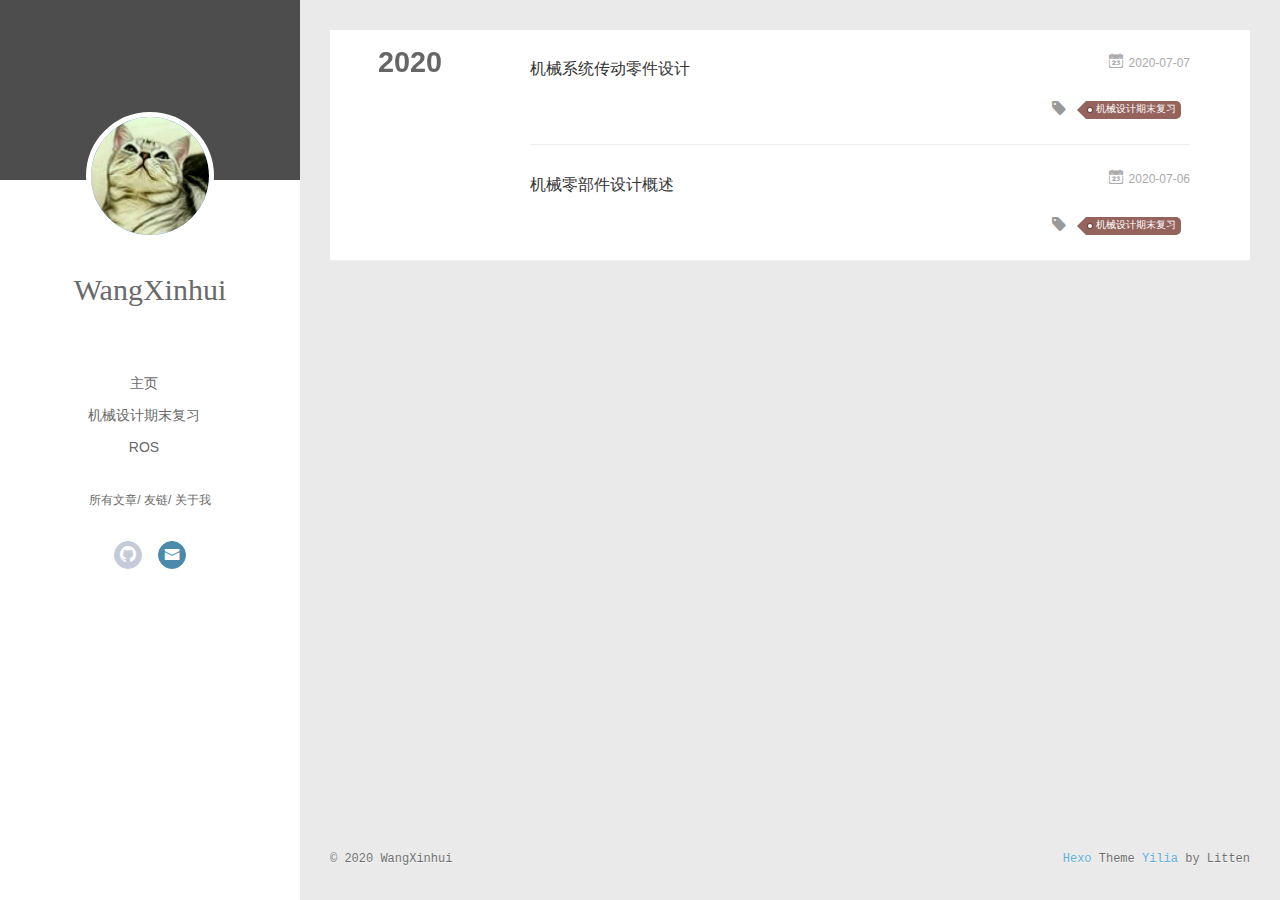
<file: tags/机械设计期末复习/index.html>
<!DOCTYPE html>
<html>
<head>
  <meta charset="utf-8">
  
  <meta name="renderer" content="webkit">
  <meta http-equiv="X-UA-Compatible" content="IE=edge" >
  <link rel="dns-prefetch" href="https://wangxinhui-bot.github.io">
  <title>Tag: 机械设计期末复习 | 欣晖的博客</title>
  <meta name="viewport" content="width=device-width, initial-scale=1, maximum-scale=1">
  <meta property="og:type" content="website">
<meta property="og:title" content="欣晖的博客">
<meta property="og:url" content="https://wangxinhui-bot.github.io/tags/%E6%9C%BA%E6%A2%B0%E8%AE%BE%E8%AE%A1%E6%9C%9F%E6%9C%AB%E5%A4%8D%E4%B9%A0/index.html">
<meta property="og:site_name" content="欣晖的博客">
<meta property="og:locale" content="zh_CN">
<meta property="article:author" content="WangXinhui">
<meta name="twitter:card" content="summary">
  
    <link rel="alternative" href="/atom.xml" title="欣晖的博客" type="application/atom+xml">
  
  
    <link rel="icon" href="/favicon.png">
  
  <link rel="stylesheet" type="text/css" href="/./main.0cf68a.css">
  <style type="text/css">
  
    #container.show {
      background: linear-gradient(200deg,#a0cfe4,#e8c37e);
    }
  </style>
  

  

<meta name="generator" content="Hexo 4.2.1"></head>

<body>
  <div id="container" q-class="show:isCtnShow">
    <canvas id="anm-canvas" class="anm-canvas"></canvas>
    <div class="left-col" q-class="show:isShow">
      
<div class="overlay" style="background: #4d4d4d"></div>
<div class="intrude-less">
	<header id="header" class="inner">
		<a href="/" class="profilepic">
			<img src="/img/my_avatar.jpg" class="js-avatar">
		</a>
		<hgroup>
		  <h1 class="header-author"><a href="/">WangXinhui</a></h1>
		</hgroup>
		

		<nav class="header-menu">
			<ul>
			
				<li><a href="/">主页</a></li>
	        
				<li><a href="/tags/%E6%9C%BA%E6%A2%B0%E8%AE%BE%E8%AE%A1%E6%9C%9F%E6%9C%AB%E5%A4%8D%E4%B9%A0/">机械设计期末复习</a></li>
	        
				<li><a href="/tags/ROS/">ROS</a></li>
	        
			</ul>
		</nav>
		<nav class="header-smart-menu">
    		
    			
    			<a q-on="click: openSlider(e, 'innerArchive')" href="javascript:void(0)">所有文章</a>
    			
            
    			
    			<a q-on="click: openSlider(e, 'friends')" href="javascript:void(0)">友链</a>
    			
            
    			
    			<a q-on="click: openSlider(e, 'aboutme')" href="javascript:void(0)">关于我</a>
    			
            
		</nav>
		<nav class="header-nav">
			<div class="social">
				
					<a class="github" target="_blank" href="https://github.com/Wangxinhui-bot/" title="github"><i class="icon-github"></i></a>
		        
					<a class="mail" target="_blank" href="mailto:xinhui-w17@mails.tsinghua.edu.cn" title="mail"><i class="icon-mail"></i></a>
		        
			</div>
		</nav>
	</header>		
</div>

    </div>
    <div class="mid-col" q-class="show:isShow,hide:isShow|isFalse">
      
<nav id="mobile-nav">
  	<div class="overlay js-overlay" style="background: #4d4d4d"></div>
	<div class="btnctn js-mobile-btnctn">
  		<div class="slider-trigger list" q-on="click: openSlider(e)"><i class="icon icon-sort"></i></div>
	</div>
	<div class="intrude-less">
		<header id="header" class="inner">
			<div class="profilepic">
				<img src="/img/my_avatar.jpg" class="js-avatar">
			</div>
			<hgroup>
			  <h1 class="header-author js-header-author">WangXinhui</h1>
			</hgroup>
			
			
			
				
			
				
			
				
			
			
			
			<nav class="header-nav">
				<div class="social">
					
						<a class="github" target="_blank" href="https://github.com/Wangxinhui-bot/" title="github"><i class="icon-github"></i></a>
			        
						<a class="mail" target="_blank" href="mailto:xinhui-w17@mails.tsinghua.edu.cn" title="mail"><i class="icon-mail"></i></a>
			        
				</div>
			</nav>

			<nav class="header-menu js-header-menu">
				<ul style="width: 70%">
				
				
					<li style="width: 33.333333333333336%"><a href="/">主页</a></li>
		        
					<li style="width: 33.333333333333336%"><a href="/tags/%E6%9C%BA%E6%A2%B0%E8%AE%BE%E8%AE%A1%E6%9C%9F%E6%9C%AB%E5%A4%8D%E4%B9%A0/">机械设计期末复习</a></li>
		        
					<li style="width: 33.333333333333336%"><a href="/tags/ROS/">ROS</a></li>
		        
				</ul>
			</nav>
		</header>				
	</div>
	<div class="mobile-mask" style="display:none" q-show="isShow"></div>
</nav>

      <div id="wrapper" class="body-wrap">
        <div class="menu-l">
          <div class="canvas-wrap">
            <canvas data-colors="#eaeaea" data-sectionHeight="100" data-contentId="js-content" id="myCanvas1" class="anm-canvas"></canvas>
          </div>
          <div id="js-content" class="content-ll">
            
  
  
    
    
      
      
      <section class="archives-wrap">
        <div class="archive-year-wrap">
          <a href="/archives/2020" class="archive-year">2020</a>
        </div>
        <div class="archives">
    
    <article class="archive-article archive-type-post">
  <div class="archive-article-inner">
    <header class="archive-article-header">
      	<div class="article-meta">
	      	<a href="/2020/07/07/%E6%9C%BA%E6%A2%B0%E7%B3%BB%E7%BB%9F%E4%BC%A0%E5%8A%A8%E9%9B%B6%E4%BB%B6%E8%AE%BE%E8%AE%A1/" class="archive-article-date">
  	<time datetime="2020-07-07T10:06:19.000Z" itemprop="datePublished"><i class="icon-calendar icon"></i>2020-07-07</time>
</a>
        </div>
    	 
  
    <h1 itemprop="name">
      <a class="archive-article-title" href="/2020/07/07/%E6%9C%BA%E6%A2%B0%E7%B3%BB%E7%BB%9F%E4%BC%A0%E5%8A%A8%E9%9B%B6%E4%BB%B6%E8%AE%BE%E8%AE%A1/">机械系统传动零件设计</a>
    </h1>
  

        <div class="article-info info-on-right">
          
	<div class="article-tag tagcloud">
		<i class="icon-price-tags icon"></i>
		<ul class="article-tag-list">
			 
        		<li class="article-tag-list-item">
        			<a href="javascript:void(0)" class="js-tag article-tag-list-link color4">机械设计期末复习</a>
        		</li>
      		
		</ul>
	</div>

          

        </div>
        <div class="clearfix"></div>
    </header>
  </div>
</article>
  
    
    
    <article class="archive-article archive-type-post">
  <div class="archive-article-inner">
    <header class="archive-article-header">
      	<div class="article-meta">
	      	<a href="/2020/07/06/%E6%9C%BA%E6%A2%B0%E9%9B%B6%E9%83%A8%E4%BB%B6%E8%AE%BE%E8%AE%A1%E6%A6%82%E8%BF%B0/" class="archive-article-date">
  	<time datetime="2020-07-06T09:20:05.000Z" itemprop="datePublished"><i class="icon-calendar icon"></i>2020-07-06</time>
</a>
        </div>
    	 
  
    <h1 itemprop="name">
      <a class="archive-article-title" href="/2020/07/06/%E6%9C%BA%E6%A2%B0%E9%9B%B6%E9%83%A8%E4%BB%B6%E8%AE%BE%E8%AE%A1%E6%A6%82%E8%BF%B0/">机械零部件设计概述</a>
    </h1>
  

        <div class="article-info info-on-right">
          
	<div class="article-tag tagcloud">
		<i class="icon-price-tags icon"></i>
		<ul class="article-tag-list">
			 
        		<li class="article-tag-list-item">
        			<a href="javascript:void(0)" class="js-tag article-tag-list-link color4">机械设计期末复习</a>
        		</li>
      		
		</ul>
	</div>

          

        </div>
        <div class="clearfix"></div>
    </header>
  </div>
</article>
  
  
    </div></section>
  

    


          </div>
        </div>
      </div>
      <footer id="footer">
  <div class="outer">
    <div id="footer-info">
    	<div class="footer-left">
    		&copy; 2020 WangXinhui
    	</div>
      	<div class="footer-right">
      		<a href="http://hexo.io/" target="_blank">Hexo</a>  Theme <a href="https://github.com/litten/hexo-theme-yilia" target="_blank">Yilia</a> by Litten
      	</div>
    </div>
  </div>
</footer>
    </div>
    <script>
	var yiliaConfig = {
		mathjax: true,
		isHome: false,
		isPost: false,
		isArchive: false,
		isTag: true,
		isCategory: false,
		open_in_new: false,
		toc_hide_index: true,
		root: "/",
		innerArchive: true,
		showTags: false
	}
</script>

<script>!function(t){function n(e){if(r[e])return r[e].exports;var i=r[e]={exports:{},id:e,loaded:!1};return t[e].call(i.exports,i,i.exports,n),i.loaded=!0,i.exports}var r={};n.m=t,n.c=r,n.p="./",n(0)}([function(t,n,r){r(195),t.exports=r(191)},function(t,n,r){var e=r(3),i=r(52),o=r(27),u=r(28),c=r(53),f="prototype",a=function(t,n,r){var s,l,h,v,p=t&a.F,d=t&a.G,y=t&a.S,g=t&a.P,b=t&a.B,m=d?e:y?e[n]||(e[n]={}):(e[n]||{})[f],x=d?i:i[n]||(i[n]={}),w=x[f]||(x[f]={});d&&(r=n);for(s in r)l=!p&&m&&void 0!==m[s],h=(l?m:r)[s],v=b&&l?c(h,e):g&&"function"==typeof h?c(Function.call,h):h,m&&u(m,s,h,t&a.U),x[s]!=h&&o(x,s,v),g&&w[s]!=h&&(w[s]=h)};e.core=i,a.F=1,a.G=2,a.S=4,a.P=8,a.B=16,a.W=32,a.U=64,a.R=128,t.exports=a},function(t,n,r){var e=r(6);t.exports=function(t){if(!e(t))throw TypeError(t+" is not an object!");return t}},function(t,n){var r=t.exports="undefined"!=typeof window&&window.Math==Math?window:"undefined"!=typeof self&&self.Math==Math?self:Function("return this")();"number"==typeof __g&&(__g=r)},function(t,n){t.exports=function(t){try{return!!t()}catch(t){return!0}}},function(t,n){var r=t.exports="undefined"!=typeof window&&window.Math==Math?window:"undefined"!=typeof self&&self.Math==Math?self:Function("return this")();"number"==typeof __g&&(__g=r)},function(t,n){t.exports=function(t){return"object"==typeof t?null!==t:"function"==typeof t}},function(t,n,r){var e=r(126)("wks"),i=r(76),o=r(3).Symbol,u="function"==typeof o;(t.exports=function(t){return e[t]||(e[t]=u&&o[t]||(u?o:i)("Symbol."+t))}).store=e},function(t,n){var r={}.hasOwnProperty;t.exports=function(t,n){return r.call(t,n)}},function(t,n,r){var e=r(94),i=r(33);t.exports=function(t){return e(i(t))}},function(t,n,r){t.exports=!r(4)(function(){return 7!=Object.defineProperty({},"a",{get:function(){return 7}}).a})},function(t,n,r){var e=r(2),i=r(167),o=r(50),u=Object.defineProperty;n.f=r(10)?Object.defineProperty:function(t,n,r){if(e(t),n=o(n,!0),e(r),i)try{return u(t,n,r)}catch(t){}if("get"in r||"set"in r)throw TypeError("Accessors not supported!");return"value"in r&&(t[n]=r.value),t}},function(t,n,r){t.exports=!r(18)(function(){return 7!=Object.defineProperty({},"a",{get:function(){return 7}}).a})},function(t,n,r){var e=r(14),i=r(22);t.exports=r(12)?function(t,n,r){return e.f(t,n,i(1,r))}:function(t,n,r){return t[n]=r,t}},function(t,n,r){var e=r(20),i=r(58),o=r(42),u=Object.defineProperty;n.f=r(12)?Object.defineProperty:function(t,n,r){if(e(t),n=o(n,!0),e(r),i)try{return u(t,n,r)}catch(t){}if("get"in r||"set"in r)throw TypeError("Accessors not supported!");return"value"in r&&(t[n]=r.value),t}},function(t,n,r){var e=r(40)("wks"),i=r(23),o=r(5).Symbol,u="function"==typeof o;(t.exports=function(t){return e[t]||(e[t]=u&&o[t]||(u?o:i)("Symbol."+t))}).store=e},function(t,n,r){var e=r(67),i=Math.min;t.exports=function(t){return t>0?i(e(t),9007199254740991):0}},function(t,n,r){var e=r(46);t.exports=function(t){return Object(e(t))}},function(t,n){t.exports=function(t){try{return!!t()}catch(t){return!0}}},function(t,n,r){var e=r(63),i=r(34);t.exports=Object.keys||function(t){return e(t,i)}},function(t,n,r){var e=r(21);t.exports=function(t){if(!e(t))throw TypeError(t+" is not an object!");return t}},function(t,n){t.exports=function(t){return"object"==typeof t?null!==t:"function"==typeof t}},function(t,n){t.exports=function(t,n){return{enumerable:!(1&t),configurable:!(2&t),writable:!(4&t),value:n}}},function(t,n){var r=0,e=Math.random();t.exports=function(t){return"Symbol(".concat(void 0===t?"":t,")_",(++r+e).toString(36))}},function(t,n){var r={}.hasOwnProperty;t.exports=function(t,n){return r.call(t,n)}},function(t,n){var r=t.exports={version:"2.4.0"};"number"==typeof __e&&(__e=r)},function(t,n){t.exports=function(t){if("function"!=typeof t)throw TypeError(t+" is not a function!");return t}},function(t,n,r){var e=r(11),i=r(66);t.exports=r(10)?function(t,n,r){return e.f(t,n,i(1,r))}:function(t,n,r){return t[n]=r,t}},function(t,n,r){var e=r(3),i=r(27),o=r(24),u=r(76)("src"),c="toString",f=Function[c],a=(""+f).split(c);r(52).inspectSource=function(t){return f.call(t)},(t.exports=function(t,n,r,c){var f="function"==typeof r;f&&(o(r,"name")||i(r,"name",n)),t[n]!==r&&(f&&(o(r,u)||i(r,u,t[n]?""+t[n]:a.join(String(n)))),t===e?t[n]=r:c?t[n]?t[n]=r:i(t,n,r):(delete t[n],i(t,n,r)))})(Function.prototype,c,function(){return"function"==typeof this&&this[u]||f.call(this)})},function(t,n,r){var e=r(1),i=r(4),o=r(46),u=function(t,n,r,e){var i=String(o(t)),u="<"+n;return""!==r&&(u+=" "+r+'="'+String(e).replace(/"/g,"&quot;")+'"'),u+">"+i+"</"+n+">"};t.exports=function(t,n){var r={};r[t]=n(u),e(e.P+e.F*i(function(){var n=""[t]('"');return n!==n.toLowerCase()||n.split('"').length>3}),"String",r)}},function(t,n,r){var e=r(115),i=r(46);t.exports=function(t){return e(i(t))}},function(t,n,r){var e=r(116),i=r(66),o=r(30),u=r(50),c=r(24),f=r(167),a=Object.getOwnPropertyDescriptor;n.f=r(10)?a:function(t,n){if(t=o(t),n=u(n,!0),f)try{return a(t,n)}catch(t){}if(c(t,n))return i(!e.f.call(t,n),t[n])}},function(t,n,r){var e=r(24),i=r(17),o=r(145)("IE_PROTO"),u=Object.prototype;t.exports=Object.getPrototypeOf||function(t){return t=i(t),e(t,o)?t[o]:"function"==typeof t.constructor&&t instanceof t.constructor?t.constructor.prototype:t instanceof Object?u:null}},function(t,n){t.exports=function(t){if(void 0==t)throw TypeError("Can't call method on  "+t);return t}},function(t,n){t.exports="constructor,hasOwnProperty,isPrototypeOf,propertyIsEnumerable,toLocaleString,toString,valueOf".split(",")},function(t,n){t.exports={}},function(t,n){t.exports=!0},function(t,n){n.f={}.propertyIsEnumerable},function(t,n,r){var e=r(14).f,i=r(8),o=r(15)("toStringTag");t.exports=function(t,n,r){t&&!i(t=r?t:t.prototype,o)&&e(t,o,{configurable:!0,value:n})}},function(t,n,r){var e=r(40)("keys"),i=r(23);t.exports=function(t){return e[t]||(e[t]=i(t))}},function(t,n,r){var e=r(5),i="__core-js_shared__",o=e[i]||(e[i]={});t.exports=function(t){return o[t]||(o[t]={})}},function(t,n){var r=Math.ceil,e=Math.floor;t.exports=function(t){return isNaN(t=+t)?0:(t>0?e:r)(t)}},function(t,n,r){var e=r(21);t.exports=function(t,n){if(!e(t))return t;var r,i;if(n&&"function"==typeof(r=t.toString)&&!e(i=r.call(t)))return i;if("function"==typeof(r=t.valueOf)&&!e(i=r.call(t)))return i;if(!n&&"function"==typeof(r=t.toString)&&!e(i=r.call(t)))return i;throw TypeError("Can't convert object to primitive value")}},function(t,n,r){var e=r(5),i=r(25),o=r(36),u=r(44),c=r(14).f;t.exports=function(t){var n=i.Symbol||(i.Symbol=o?{}:e.Symbol||{});"_"==t.charAt(0)||t in n||c(n,t,{value:u.f(t)})}},function(t,n,r){n.f=r(15)},function(t,n){var r={}.toString;t.exports=function(t){return r.call(t).slice(8,-1)}},function(t,n){t.exports=function(t){if(void 0==t)throw TypeError("Can't call method on  "+t);return t}},function(t,n,r){var e=r(4);t.exports=function(t,n){return!!t&&e(function(){n?t.call(null,function(){},1):t.call(null)})}},function(t,n,r){var e=r(53),i=r(115),o=r(17),u=r(16),c=r(203);t.exports=function(t,n){var r=1==t,f=2==t,a=3==t,s=4==t,l=6==t,h=5==t||l,v=n||c;return function(n,c,p){for(var d,y,g=o(n),b=i(g),m=e(c,p,3),x=u(b.length),w=0,S=r?v(n,x):f?v(n,0):void 0;x>w;w++)if((h||w in b)&&(d=b[w],y=m(d,w,g),t))if(r)S[w]=y;else if(y)switch(t){case 3:return!0;case 5:return d;case 6:return w;case 2:S.push(d)}else if(s)return!1;return l?-1:a||s?s:S}}},function(t,n,r){var e=r(1),i=r(52),o=r(4);t.exports=function(t,n){var r=(i.Object||{})[t]||Object[t],u={};u[t]=n(r),e(e.S+e.F*o(function(){r(1)}),"Object",u)}},function(t,n,r){var e=r(6);t.exports=function(t,n){if(!e(t))return t;var r,i;if(n&&"function"==typeof(r=t.toString)&&!e(i=r.call(t)))return i;if("function"==typeof(r=t.valueOf)&&!e(i=r.call(t)))return i;if(!n&&"function"==typeof(r=t.toString)&&!e(i=r.call(t)))return i;throw TypeError("Can't convert object to primitive value")}},function(t,n,r){var e=r(5),i=r(25),o=r(91),u=r(13),c="prototype",f=function(t,n,r){var a,s,l,h=t&f.F,v=t&f.G,p=t&f.S,d=t&f.P,y=t&f.B,g=t&f.W,b=v?i:i[n]||(i[n]={}),m=b[c],x=v?e:p?e[n]:(e[n]||{})[c];v&&(r=n);for(a in r)(s=!h&&x&&void 0!==x[a])&&a in b||(l=s?x[a]:r[a],b[a]=v&&"function"!=typeof x[a]?r[a]:y&&s?o(l,e):g&&x[a]==l?function(t){var n=function(n,r,e){if(this instanceof t){switch(arguments.length){case 0:return new t;case 1:return new t(n);case 2:return new t(n,r)}return new t(n,r,e)}return t.apply(this,arguments)};return n[c]=t[c],n}(l):d&&"function"==typeof l?o(Function.call,l):l,d&&((b.virtual||(b.virtual={}))[a]=l,t&f.R&&m&&!m[a]&&u(m,a,l)))};f.F=1,f.G=2,f.S=4,f.P=8,f.B=16,f.W=32,f.U=64,f.R=128,t.exports=f},function(t,n){var r=t.exports={version:"2.4.0"};"number"==typeof __e&&(__e=r)},function(t,n,r){var e=r(26);t.exports=function(t,n,r){if(e(t),void 0===n)return t;switch(r){case 1:return function(r){return t.call(n,r)};case 2:return function(r,e){return t.call(n,r,e)};case 3:return function(r,e,i){return t.call(n,r,e,i)}}return function(){return t.apply(n,arguments)}}},function(t,n,r){var e=r(183),i=r(1),o=r(126)("metadata"),u=o.store||(o.store=new(r(186))),c=function(t,n,r){var i=u.get(t);if(!i){if(!r)return;u.set(t,i=new e)}var o=i.get(n);if(!o){if(!r)return;i.set(n,o=new e)}return o},f=function(t,n,r){var e=c(n,r,!1);return void 0!==e&&e.has(t)},a=function(t,n,r){var e=c(n,r,!1);return void 0===e?void 0:e.get(t)},s=function(t,n,r,e){c(r,e,!0).set(t,n)},l=function(t,n){var r=c(t,n,!1),e=[];return r&&r.forEach(function(t,n){e.push(n)}),e},h=function(t){return void 0===t||"symbol"==typeof t?t:String(t)},v=function(t){i(i.S,"Reflect",t)};t.exports={store:u,map:c,has:f,get:a,set:s,keys:l,key:h,exp:v}},function(t,n,r){"use strict";if(r(10)){var e=r(69),i=r(3),o=r(4),u=r(1),c=r(127),f=r(152),a=r(53),s=r(68),l=r(66),h=r(27),v=r(73),p=r(67),d=r(16),y=r(75),g=r(50),b=r(24),m=r(180),x=r(114),w=r(6),S=r(17),_=r(137),O=r(70),E=r(32),P=r(71).f,j=r(154),F=r(76),M=r(7),A=r(48),N=r(117),T=r(146),I=r(155),k=r(80),L=r(123),R=r(74),C=r(130),D=r(160),U=r(11),W=r(31),G=U.f,B=W.f,V=i.RangeError,z=i.TypeError,q=i.Uint8Array,K="ArrayBuffer",J="Shared"+K,Y="BYTES_PER_ELEMENT",H="prototype",$=Array[H],X=f.ArrayBuffer,Q=f.DataView,Z=A(0),tt=A(2),nt=A(3),rt=A(4),et=A(5),it=A(6),ot=N(!0),ut=N(!1),ct=I.values,ft=I.keys,at=I.entries,st=$.lastIndexOf,lt=$.reduce,ht=$.reduceRight,vt=$.join,pt=$.sort,dt=$.slice,yt=$.toString,gt=$.toLocaleString,bt=M("iterator"),mt=M("toStringTag"),xt=F("typed_constructor"),wt=F("def_constructor"),St=c.CONSTR,_t=c.TYPED,Ot=c.VIEW,Et="Wrong length!",Pt=A(1,function(t,n){return Tt(T(t,t[wt]),n)}),jt=o(function(){return 1===new q(new Uint16Array([1]).buffer)[0]}),Ft=!!q&&!!q[H].set&&o(function(){new q(1).set({})}),Mt=function(t,n){if(void 0===t)throw z(Et);var r=+t,e=d(t);if(n&&!m(r,e))throw V(Et);return e},At=function(t,n){var r=p(t);if(r<0||r%n)throw V("Wrong offset!");return r},Nt=function(t){if(w(t)&&_t in t)return t;throw z(t+" is not a typed array!")},Tt=function(t,n){if(!(w(t)&&xt in t))throw z("It is not a typed array constructor!");return new t(n)},It=function(t,n){return kt(T(t,t[wt]),n)},kt=function(t,n){for(var r=0,e=n.length,i=Tt(t,e);e>r;)i[r]=n[r++];return i},Lt=function(t,n,r){G(t,n,{get:function(){return this._d[r]}})},Rt=function(t){var n,r,e,i,o,u,c=S(t),f=arguments.length,s=f>1?arguments[1]:void 0,l=void 0!==s,h=j(c);if(void 0!=h&&!_(h)){for(u=h.call(c),e=[],n=0;!(o=u.next()).done;n++)e.push(o.value);c=e}for(l&&f>2&&(s=a(s,arguments[2],2)),n=0,r=d(c.length),i=Tt(this,r);r>n;n++)i[n]=l?s(c[n],n):c[n];return i},Ct=function(){for(var t=0,n=arguments.length,r=Tt(this,n);n>t;)r[t]=arguments[t++];return r},Dt=!!q&&o(function(){gt.call(new q(1))}),Ut=function(){return gt.apply(Dt?dt.call(Nt(this)):Nt(this),arguments)},Wt={copyWithin:function(t,n){return D.call(Nt(this),t,n,arguments.length>2?arguments[2]:void 0)},every:function(t){return rt(Nt(this),t,arguments.length>1?arguments[1]:void 0)},fill:function(t){return C.apply(Nt(this),arguments)},filter:function(t){return It(this,tt(Nt(this),t,arguments.length>1?arguments[1]:void 0))},find:function(t){return et(Nt(this),t,arguments.length>1?arguments[1]:void 0)},findIndex:function(t){return it(Nt(this),t,arguments.length>1?arguments[1]:void 0)},forEach:function(t){Z(Nt(this),t,arguments.length>1?arguments[1]:void 0)},indexOf:function(t){return ut(Nt(this),t,arguments.length>1?arguments[1]:void 0)},includes:function(t){return ot(Nt(this),t,arguments.length>1?arguments[1]:void 0)},join:function(t){return vt.apply(Nt(this),arguments)},lastIndexOf:function(t){return st.apply(Nt(this),arguments)},map:function(t){return Pt(Nt(this),t,arguments.length>1?arguments[1]:void 0)},reduce:function(t){return lt.apply(Nt(this),arguments)},reduceRight:function(t){return ht.apply(Nt(this),arguments)},reverse:function(){for(var t,n=this,r=Nt(n).length,e=Math.floor(r/2),i=0;i<e;)t=n[i],n[i++]=n[--r],n[r]=t;return n},some:function(t){return nt(Nt(this),t,arguments.length>1?arguments[1]:void 0)},sort:function(t){return pt.call(Nt(this),t)},subarray:function(t,n){var r=Nt(this),e=r.length,i=y(t,e);return new(T(r,r[wt]))(r.buffer,r.byteOffset+i*r.BYTES_PER_ELEMENT,d((void 0===n?e:y(n,e))-i))}},Gt=function(t,n){return It(this,dt.call(Nt(this),t,n))},Bt=function(t){Nt(this);var n=At(arguments[1],1),r=this.length,e=S(t),i=d(e.length),o=0;if(i+n>r)throw V(Et);for(;o<i;)this[n+o]=e[o++]},Vt={entries:function(){return at.call(Nt(this))},keys:function(){return ft.call(Nt(this))},values:function(){return ct.call(Nt(this))}},zt=function(t,n){return w(t)&&t[_t]&&"symbol"!=typeof n&&n in t&&String(+n)==String(n)},qt=function(t,n){return zt(t,n=g(n,!0))?l(2,t[n]):B(t,n)},Kt=function(t,n,r){return!(zt(t,n=g(n,!0))&&w(r)&&b(r,"value"))||b(r,"get")||b(r,"set")||r.configurable||b(r,"writable")&&!r.writable||b(r,"enumerable")&&!r.enumerable?G(t,n,r):(t[n]=r.value,t)};St||(W.f=qt,U.f=Kt),u(u.S+u.F*!St,"Object",{getOwnPropertyDescriptor:qt,defineProperty:Kt}),o(function(){yt.call({})})&&(yt=gt=function(){return vt.call(this)});var Jt=v({},Wt);v(Jt,Vt),h(Jt,bt,Vt.values),v(Jt,{slice:Gt,set:Bt,constructor:function(){},toString:yt,toLocaleString:Ut}),Lt(Jt,"buffer","b"),Lt(Jt,"byteOffset","o"),Lt(Jt,"byteLength","l"),Lt(Jt,"length","e"),G(Jt,mt,{get:function(){return this[_t]}}),t.exports=function(t,n,r,f){f=!!f;var a=t+(f?"Clamped":"")+"Array",l="Uint8Array"!=a,v="get"+t,p="set"+t,y=i[a],g=y||{},b=y&&E(y),m=!y||!c.ABV,S={},_=y&&y[H],j=function(t,r){var e=t._d;return e.v[v](r*n+e.o,jt)},F=function(t,r,e){var i=t._d;f&&(e=(e=Math.round(e))<0?0:e>255?255:255&e),i.v[p](r*n+i.o,e,jt)},M=function(t,n){G(t,n,{get:function(){return j(this,n)},set:function(t){return F(this,n,t)},enumerable:!0})};m?(y=r(function(t,r,e,i){s(t,y,a,"_d");var o,u,c,f,l=0,v=0;if(w(r)){if(!(r instanceof X||(f=x(r))==K||f==J))return _t in r?kt(y,r):Rt.call(y,r);o=r,v=At(e,n);var p=r.byteLength;if(void 0===i){if(p%n)throw V(Et);if((u=p-v)<0)throw V(Et)}else if((u=d(i)*n)+v>p)throw V(Et);c=u/n}else c=Mt(r,!0),u=c*n,o=new X(u);for(h(t,"_d",{b:o,o:v,l:u,e:c,v:new Q(o)});l<c;)M(t,l++)}),_=y[H]=O(Jt),h(_,"constructor",y)):L(function(t){new y(null),new y(t)},!0)||(y=r(function(t,r,e,i){s(t,y,a);var o;return w(r)?r instanceof X||(o=x(r))==K||o==J?void 0!==i?new g(r,At(e,n),i):void 0!==e?new g(r,At(e,n)):new g(r):_t in r?kt(y,r):Rt.call(y,r):new g(Mt(r,l))}),Z(b!==Function.prototype?P(g).concat(P(b)):P(g),function(t){t in y||h(y,t,g[t])}),y[H]=_,e||(_.constructor=y));var A=_[bt],N=!!A&&("values"==A.name||void 0==A.name),T=Vt.values;h(y,xt,!0),h(_,_t,a),h(_,Ot,!0),h(_,wt,y),(f?new y(1)[mt]==a:mt in _)||G(_,mt,{get:function(){return a}}),S[a]=y,u(u.G+u.W+u.F*(y!=g),S),u(u.S,a,{BYTES_PER_ELEMENT:n,from:Rt,of:Ct}),Y in _||h(_,Y,n),u(u.P,a,Wt),R(a),u(u.P+u.F*Ft,a,{set:Bt}),u(u.P+u.F*!N,a,Vt),u(u.P+u.F*(_.toString!=yt),a,{toString:yt}),u(u.P+u.F*o(function(){new y(1).slice()}),a,{slice:Gt}),u(u.P+u.F*(o(function(){return[1,2].toLocaleString()!=new y([1,2]).toLocaleString()})||!o(function(){_.toLocaleString.call([1,2])})),a,{toLocaleString:Ut}),k[a]=N?A:T,e||N||h(_,bt,T)}}else t.exports=function(){}},function(t,n){var r={}.toString;t.exports=function(t){return r.call(t).slice(8,-1)}},function(t,n,r){var e=r(21),i=r(5).document,o=e(i)&&e(i.createElement);t.exports=function(t){return o?i.createElement(t):{}}},function(t,n,r){t.exports=!r(12)&&!r(18)(function(){return 7!=Object.defineProperty(r(57)("div"),"a",{get:function(){return 7}}).a})},function(t,n,r){"use strict";var e=r(36),i=r(51),o=r(64),u=r(13),c=r(8),f=r(35),a=r(96),s=r(38),l=r(103),h=r(15)("iterator"),v=!([].keys&&"next"in[].keys()),p="keys",d="values",y=function(){return this};t.exports=function(t,n,r,g,b,m,x){a(r,n,g);var w,S,_,O=function(t){if(!v&&t in F)return F[t];switch(t){case p:case d:return function(){return new r(this,t)}}return function(){return new r(this,t)}},E=n+" Iterator",P=b==d,j=!1,F=t.prototype,M=F[h]||F["@@iterator"]||b&&F[b],A=M||O(b),N=b?P?O("entries"):A:void 0,T="Array"==n?F.entries||M:M;if(T&&(_=l(T.call(new t)))!==Object.prototype&&(s(_,E,!0),e||c(_,h)||u(_,h,y)),P&&M&&M.name!==d&&(j=!0,A=function(){return M.call(this)}),e&&!x||!v&&!j&&F[h]||u(F,h,A),f[n]=A,f[E]=y,b)if(w={values:P?A:O(d),keys:m?A:O(p),entries:N},x)for(S in w)S in F||o(F,S,w[S]);else i(i.P+i.F*(v||j),n,w);return w}},function(t,n,r){var e=r(20),i=r(100),o=r(34),u=r(39)("IE_PROTO"),c=function(){},f="prototype",a=function(){var t,n=r(57)("iframe"),e=o.length;for(n.style.display="none",r(93).appendChild(n),n.src="javascript:",t=n.contentWindow.document,t.open(),t.write("<script>document.F=Object<\/script>"),t.close(),a=t.F;e--;)delete a[f][o[e]];return a()};t.exports=Object.create||function(t,n){var r;return null!==t?(c[f]=e(t),r=new c,c[f]=null,r[u]=t):r=a(),void 0===n?r:i(r,n)}},function(t,n,r){var e=r(63),i=r(34).concat("length","prototype");n.f=Object.getOwnPropertyNames||function(t){return e(t,i)}},function(t,n){n.f=Object.getOwnPropertySymbols},function(t,n,r){var e=r(8),i=r(9),o=r(90)(!1),u=r(39)("IE_PROTO");t.exports=function(t,n){var r,c=i(t),f=0,a=[];for(r in c)r!=u&&e(c,r)&&a.push(r);for(;n.length>f;)e(c,r=n[f++])&&(~o(a,r)||a.push(r));return a}},function(t,n,r){t.exports=r(13)},function(t,n,r){var e=r(76)("meta"),i=r(6),o=r(24),u=r(11).f,c=0,f=Object.isExtensible||function(){return!0},a=!r(4)(function(){return f(Object.preventExtensions({}))}),s=function(t){u(t,e,{value:{i:"O"+ ++c,w:{}}})},l=function(t,n){if(!i(t))return"symbol"==typeof t?t:("string"==typeof t?"S":"P")+t;if(!o(t,e)){if(!f(t))return"F";if(!n)return"E";s(t)}return t[e].i},h=function(t,n){if(!o(t,e)){if(!f(t))return!0;if(!n)return!1;s(t)}return t[e].w},v=function(t){return a&&p.NEED&&f(t)&&!o(t,e)&&s(t),t},p=t.exports={KEY:e,NEED:!1,fastKey:l,getWeak:h,onFreeze:v}},function(t,n){t.exports=function(t,n){return{enumerable:!(1&t),configurable:!(2&t),writable:!(4&t),value:n}}},function(t,n){var r=Math.ceil,e=Math.floor;t.exports=function(t){return isNaN(t=+t)?0:(t>0?e:r)(t)}},function(t,n){t.exports=function(t,n,r,e){if(!(t instanceof n)||void 0!==e&&e in t)throw TypeError(r+": incorrect invocation!");return t}},function(t,n){t.exports=!1},function(t,n,r){var e=r(2),i=r(173),o=r(133),u=r(145)("IE_PROTO"),c=function(){},f="prototype",a=function(){var t,n=r(132)("iframe"),e=o.length;for(n.style.display="none",r(135).appendChild(n),n.src="javascript:",t=n.contentWindow.document,t.open(),t.write("<script>document.F=Object<\/script>"),t.close(),a=t.F;e--;)delete a[f][o[e]];return a()};t.exports=Object.create||function(t,n){var r;return null!==t?(c[f]=e(t),r=new c,c[f]=null,r[u]=t):r=a(),void 0===n?r:i(r,n)}},function(t,n,r){var e=r(175),i=r(133).concat("length","prototype");n.f=Object.getOwnPropertyNames||function(t){return e(t,i)}},function(t,n,r){var e=r(175),i=r(133);t.exports=Object.keys||function(t){return e(t,i)}},function(t,n,r){var e=r(28);t.exports=function(t,n,r){for(var i in n)e(t,i,n[i],r);return t}},function(t,n,r){"use strict";var e=r(3),i=r(11),o=r(10),u=r(7)("species");t.exports=function(t){var n=e[t];o&&n&&!n[u]&&i.f(n,u,{configurable:!0,get:function(){return this}})}},function(t,n,r){var e=r(67),i=Math.max,o=Math.min;t.exports=function(t,n){return t=e(t),t<0?i(t+n,0):o(t,n)}},function(t,n){var r=0,e=Math.random();t.exports=function(t){return"Symbol(".concat(void 0===t?"":t,")_",(++r+e).toString(36))}},function(t,n,r){var e=r(33);t.exports=function(t){return Object(e(t))}},function(t,n,r){var e=r(7)("unscopables"),i=Array.prototype;void 0==i[e]&&r(27)(i,e,{}),t.exports=function(t){i[e][t]=!0}},function(t,n,r){var e=r(53),i=r(169),o=r(137),u=r(2),c=r(16),f=r(154),a={},s={},n=t.exports=function(t,n,r,l,h){var v,p,d,y,g=h?function(){return t}:f(t),b=e(r,l,n?2:1),m=0;if("function"!=typeof g)throw TypeError(t+" is not iterable!");if(o(g)){for(v=c(t.length);v>m;m++)if((y=n?b(u(p=t[m])[0],p[1]):b(t[m]))===a||y===s)return y}else for(d=g.call(t);!(p=d.next()).done;)if((y=i(d,b,p.value,n))===a||y===s)return y};n.BREAK=a,n.RETURN=s},function(t,n){t.exports={}},function(t,n,r){var e=r(11).f,i=r(24),o=r(7)("toStringTag");t.exports=function(t,n,r){t&&!i(t=r?t:t.prototype,o)&&e(t,o,{configurable:!0,value:n})}},function(t,n,r){var e=r(1),i=r(46),o=r(4),u=r(150),c="["+u+"]",f="​",a=RegExp("^"+c+c+"*"),s=RegExp(c+c+"*$"),l=function(t,n,r){var i={},c=o(function(){return!!u[t]()||f[t]()!=f}),a=i[t]=c?n(h):u[t];r&&(i[r]=a),e(e.P+e.F*c,"String",i)},h=l.trim=function(t,n){return t=String(i(t)),1&n&&(t=t.replace(a,"")),2&n&&(t=t.replace(s,"")),t};t.exports=l},function(t,n,r){t.exports={default:r(86),__esModule:!0}},function(t,n,r){t.exports={default:r(87),__esModule:!0}},function(t,n,r){"use strict";function e(t){return t&&t.__esModule?t:{default:t}}n.__esModule=!0;var i=r(84),o=e(i),u=r(83),c=e(u),f="function"==typeof c.default&&"symbol"==typeof o.default?function(t){return typeof t}:function(t){return t&&"function"==typeof c.default&&t.constructor===c.default&&t!==c.default.prototype?"symbol":typeof t};n.default="function"==typeof c.default&&"symbol"===f(o.default)?function(t){return void 0===t?"undefined":f(t)}:function(t){return t&&"function"==typeof c.default&&t.constructor===c.default&&t!==c.default.prototype?"symbol":void 0===t?"undefined":f(t)}},function(t,n,r){r(110),r(108),r(111),r(112),t.exports=r(25).Symbol},function(t,n,r){r(109),r(113),t.exports=r(44).f("iterator")},function(t,n){t.exports=function(t){if("function"!=typeof t)throw TypeError(t+" is not a function!");return t}},function(t,n){t.exports=function(){}},function(t,n,r){var e=r(9),i=r(106),o=r(105);t.exports=function(t){return function(n,r,u){var c,f=e(n),a=i(f.length),s=o(u,a);if(t&&r!=r){for(;a>s;)if((c=f[s++])!=c)return!0}else for(;a>s;s++)if((t||s in f)&&f[s]===r)return t||s||0;return!t&&-1}}},function(t,n,r){var e=r(88);t.exports=function(t,n,r){if(e(t),void 0===n)return t;switch(r){case 1:return function(r){return t.call(n,r)};case 2:return function(r,e){return t.call(n,r,e)};case 3:return function(r,e,i){return t.call(n,r,e,i)}}return function(){return t.apply(n,arguments)}}},function(t,n,r){var e=r(19),i=r(62),o=r(37);t.exports=function(t){var n=e(t),r=i.f;if(r)for(var u,c=r(t),f=o.f,a=0;c.length>a;)f.call(t,u=c[a++])&&n.push(u);return n}},function(t,n,r){t.exports=r(5).document&&document.documentElement},function(t,n,r){var e=r(56);t.exports=Object("z").propertyIsEnumerable(0)?Object:function(t){return"String"==e(t)?t.split(""):Object(t)}},function(t,n,r){var e=r(56);t.exports=Array.isArray||function(t){return"Array"==e(t)}},function(t,n,r){"use strict";var e=r(60),i=r(22),o=r(38),u={};r(13)(u,r(15)("iterator"),function(){return this}),t.exports=function(t,n,r){t.prototype=e(u,{next:i(1,r)}),o(t,n+" Iterator")}},function(t,n){t.exports=function(t,n){return{value:n,done:!!t}}},function(t,n,r){var e=r(19),i=r(9);t.exports=function(t,n){for(var r,o=i(t),u=e(o),c=u.length,f=0;c>f;)if(o[r=u[f++]]===n)return r}},function(t,n,r){var e=r(23)("meta"),i=r(21),o=r(8),u=r(14).f,c=0,f=Object.isExtensible||function(){return!0},a=!r(18)(function(){return f(Object.preventExtensions({}))}),s=function(t){u(t,e,{value:{i:"O"+ ++c,w:{}}})},l=function(t,n){if(!i(t))return"symbol"==typeof t?t:("string"==typeof t?"S":"P")+t;if(!o(t,e)){if(!f(t))return"F";if(!n)return"E";s(t)}return t[e].i},h=function(t,n){if(!o(t,e)){if(!f(t))return!0;if(!n)return!1;s(t)}return t[e].w},v=function(t){return a&&p.NEED&&f(t)&&!o(t,e)&&s(t),t},p=t.exports={KEY:e,NEED:!1,fastKey:l,getWeak:h,onFreeze:v}},function(t,n,r){var e=r(14),i=r(20),o=r(19);t.exports=r(12)?Object.defineProperties:function(t,n){i(t);for(var r,u=o(n),c=u.length,f=0;c>f;)e.f(t,r=u[f++],n[r]);return t}},function(t,n,r){var e=r(37),i=r(22),o=r(9),u=r(42),c=r(8),f=r(58),a=Object.getOwnPropertyDescriptor;n.f=r(12)?a:function(t,n){if(t=o(t),n=u(n,!0),f)try{return a(t,n)}catch(t){}if(c(t,n))return i(!e.f.call(t,n),t[n])}},function(t,n,r){var e=r(9),i=r(61).f,o={}.toString,u="object"==typeof window&&window&&Object.getOwnPropertyNames?Object.getOwnPropertyNames(window):[],c=function(t){try{return i(t)}catch(t){return u.slice()}};t.exports.f=function(t){return u&&"[object Window]"==o.call(t)?c(t):i(e(t))}},function(t,n,r){var e=r(8),i=r(77),o=r(39)("IE_PROTO"),u=Object.prototype;t.exports=Object.getPrototypeOf||function(t){return t=i(t),e(t,o)?t[o]:"function"==typeof t.constructor&&t instanceof t.constructor?t.constructor.prototype:t instanceof Object?u:null}},function(t,n,r){var e=r(41),i=r(33);t.exports=function(t){return function(n,r){var o,u,c=String(i(n)),f=e(r),a=c.length;return f<0||f>=a?t?"":void 0:(o=c.charCodeAt(f),o<55296||o>56319||f+1===a||(u=c.charCodeAt(f+1))<56320||u>57343?t?c.charAt(f):o:t?c.slice(f,f+2):u-56320+(o-55296<<10)+65536)}}},function(t,n,r){var e=r(41),i=Math.max,o=Math.min;t.exports=function(t,n){return t=e(t),t<0?i(t+n,0):o(t,n)}},function(t,n,r){var e=r(41),i=Math.min;t.exports=function(t){return t>0?i(e(t),9007199254740991):0}},function(t,n,r){"use strict";var e=r(89),i=r(97),o=r(35),u=r(9);t.exports=r(59)(Array,"Array",function(t,n){this._t=u(t),this._i=0,this._k=n},function(){var t=this._t,n=this._k,r=this._i++;return!t||r>=t.length?(this._t=void 0,i(1)):"keys"==n?i(0,r):"values"==n?i(0,t[r]):i(0,[r,t[r]])},"values"),o.Arguments=o.Array,e("keys"),e("values"),e("entries")},function(t,n){},function(t,n,r){"use strict";var e=r(104)(!0);r(59)(String,"String",function(t){this._t=String(t),this._i=0},function(){var t,n=this._t,r=this._i;return r>=n.length?{value:void 0,done:!0}:(t=e(n,r),this._i+=t.length,{value:t,done:!1})})},function(t,n,r){"use strict";var e=r(5),i=r(8),o=r(12),u=r(51),c=r(64),f=r(99).KEY,a=r(18),s=r(40),l=r(38),h=r(23),v=r(15),p=r(44),d=r(43),y=r(98),g=r(92),b=r(95),m=r(20),x=r(9),w=r(42),S=r(22),_=r(60),O=r(102),E=r(101),P=r(14),j=r(19),F=E.f,M=P.f,A=O.f,N=e.Symbol,T=e.JSON,I=T&&T.stringify,k="prototype",L=v("_hidden"),R=v("toPrimitive"),C={}.propertyIsEnumerable,D=s("symbol-registry"),U=s("symbols"),W=s("op-symbols"),G=Object[k],B="function"==typeof N,V=e.QObject,z=!V||!V[k]||!V[k].findChild,q=o&&a(function(){return 7!=_(M({},"a",{get:function(){return M(this,"a",{value:7}).a}})).a})?function(t,n,r){var e=F(G,n);e&&delete G[n],M(t,n,r),e&&t!==G&&M(G,n,e)}:M,K=function(t){var n=U[t]=_(N[k]);return n._k=t,n},J=B&&"symbol"==typeof N.iterator?function(t){return"symbol"==typeof t}:function(t){return t instanceof N},Y=function(t,n,r){return t===G&&Y(W,n,r),m(t),n=w(n,!0),m(r),i(U,n)?(r.enumerable?(i(t,L)&&t[L][n]&&(t[L][n]=!1),r=_(r,{enumerable:S(0,!1)})):(i(t,L)||M(t,L,S(1,{})),t[L][n]=!0),q(t,n,r)):M(t,n,r)},H=function(t,n){m(t);for(var r,e=g(n=x(n)),i=0,o=e.length;o>i;)Y(t,r=e[i++],n[r]);return t},$=function(t,n){return void 0===n?_(t):H(_(t),n)},X=function(t){var n=C.call(this,t=w(t,!0));return!(this===G&&i(U,t)&&!i(W,t))&&(!(n||!i(this,t)||!i(U,t)||i(this,L)&&this[L][t])||n)},Q=function(t,n){if(t=x(t),n=w(n,!0),t!==G||!i(U,n)||i(W,n)){var r=F(t,n);return!r||!i(U,n)||i(t,L)&&t[L][n]||(r.enumerable=!0),r}},Z=function(t){for(var n,r=A(x(t)),e=[],o=0;r.length>o;)i(U,n=r[o++])||n==L||n==f||e.push(n);return e},tt=function(t){for(var n,r=t===G,e=A(r?W:x(t)),o=[],u=0;e.length>u;)!i(U,n=e[u++])||r&&!i(G,n)||o.push(U[n]);return o};B||(N=function(){if(this instanceof N)throw TypeError("Symbol is not a constructor!");var t=h(arguments.length>0?arguments[0]:void 0),n=function(r){this===G&&n.call(W,r),i(this,L)&&i(this[L],t)&&(this[L][t]=!1),q(this,t,S(1,r))};return o&&z&&q(G,t,{configurable:!0,set:n}),K(t)},c(N[k],"toString",function(){return this._k}),E.f=Q,P.f=Y,r(61).f=O.f=Z,r(37).f=X,r(62).f=tt,o&&!r(36)&&c(G,"propertyIsEnumerable",X,!0),p.f=function(t){return K(v(t))}),u(u.G+u.W+u.F*!B,{Symbol:N});for(var nt="hasInstance,isConcatSpreadable,iterator,match,replace,search,species,split,toPrimitive,toStringTag,unscopables".split(","),rt=0;nt.length>rt;)v(nt[rt++]);for(var nt=j(v.store),rt=0;nt.length>rt;)d(nt[rt++]);u(u.S+u.F*!B,"Symbol",{for:function(t){return i(D,t+="")?D[t]:D[t]=N(t)},keyFor:function(t){if(J(t))return y(D,t);throw TypeError(t+" is not a symbol!")},useSetter:function(){z=!0},useSimple:function(){z=!1}}),u(u.S+u.F*!B,"Object",{create:$,defineProperty:Y,defineProperties:H,getOwnPropertyDescriptor:Q,getOwnPropertyNames:Z,getOwnPropertySymbols:tt}),T&&u(u.S+u.F*(!B||a(function(){var t=N();return"[null]"!=I([t])||"{}"!=I({a:t})||"{}"!=I(Object(t))})),"JSON",{stringify:function(t){if(void 0!==t&&!J(t)){for(var n,r,e=[t],i=1;arguments.length>i;)e.push(arguments[i++]);return n=e[1],"function"==typeof n&&(r=n),!r&&b(n)||(n=function(t,n){if(r&&(n=r.call(this,t,n)),!J(n))return n}),e[1]=n,I.apply(T,e)}}}),N[k][R]||r(13)(N[k],R,N[k].valueOf),l(N,"Symbol"),l(Math,"Math",!0),l(e.JSON,"JSON",!0)},function(t,n,r){r(43)("asyncIterator")},function(t,n,r){r(43)("observable")},function(t,n,r){r(107);for(var e=r(5),i=r(13),o=r(35),u=r(15)("toStringTag"),c=["NodeList","DOMTokenList","MediaList","StyleSheetList","CSSRuleList"],f=0;f<5;f++){var a=c[f],s=e[a],l=s&&s.prototype;l&&!l[u]&&i(l,u,a),o[a]=o.Array}},function(t,n,r){var e=r(45),i=r(7)("toStringTag"),o="Arguments"==e(function(){return arguments}()),u=function(t,n){try{return t[n]}catch(t){}};t.exports=function(t){var n,r,c;return void 0===t?"Undefined":null===t?"Null":"string"==typeof(r=u(n=Object(t),i))?r:o?e(n):"Object"==(c=e(n))&&"function"==typeof n.callee?"Arguments":c}},function(t,n,r){var e=r(45);t.exports=Object("z").propertyIsEnumerable(0)?Object:function(t){return"String"==e(t)?t.split(""):Object(t)}},function(t,n){n.f={}.propertyIsEnumerable},function(t,n,r){var e=r(30),i=r(16),o=r(75);t.exports=function(t){return function(n,r,u){var c,f=e(n),a=i(f.length),s=o(u,a);if(t&&r!=r){for(;a>s;)if((c=f[s++])!=c)return!0}else for(;a>s;s++)if((t||s in f)&&f[s]===r)return t||s||0;return!t&&-1}}},function(t,n,r){"use strict";var e=r(3),i=r(1),o=r(28),u=r(73),c=r(65),f=r(79),a=r(68),s=r(6),l=r(4),h=r(123),v=r(81),p=r(136);t.exports=function(t,n,r,d,y,g){var b=e[t],m=b,x=y?"set":"add",w=m&&m.prototype,S={},_=function(t){var n=w[t];o(w,t,"delete"==t?function(t){return!(g&&!s(t))&&n.call(this,0===t?0:t)}:"has"==t?function(t){return!(g&&!s(t))&&n.call(this,0===t?0:t)}:"get"==t?function(t){return g&&!s(t)?void 0:n.call(this,0===t?0:t)}:"add"==t?function(t){return n.call(this,0===t?0:t),this}:function(t,r){return n.call(this,0===t?0:t,r),this})};if("function"==typeof m&&(g||w.forEach&&!l(function(){(new m).entries().next()}))){var O=new m,E=O[x](g?{}:-0,1)!=O,P=l(function(){O.has(1)}),j=h(function(t){new m(t)}),F=!g&&l(function(){for(var t=new m,n=5;n--;)t[x](n,n);return!t.has(-0)});j||(m=n(function(n,r){a(n,m,t);var e=p(new b,n,m);return void 0!=r&&f(r,y,e[x],e),e}),m.prototype=w,w.constructor=m),(P||F)&&(_("delete"),_("has"),y&&_("get")),(F||E)&&_(x),g&&w.clear&&delete w.clear}else m=d.getConstructor(n,t,y,x),u(m.prototype,r),c.NEED=!0;return v(m,t),S[t]=m,i(i.G+i.W+i.F*(m!=b),S),g||d.setStrong(m,t,y),m}},function(t,n,r){"use strict";var e=r(27),i=r(28),o=r(4),u=r(46),c=r(7);t.exports=function(t,n,r){var f=c(t),a=r(u,f,""[t]),s=a[0],l=a[1];o(function(){var n={};return n[f]=function(){return 7},7!=""[t](n)})&&(i(String.prototype,t,s),e(RegExp.prototype,f,2==n?function(t,n){return l.call(t,this,n)}:function(t){return l.call(t,this)}))}
},function(t,n,r){"use strict";var e=r(2);t.exports=function(){var t=e(this),n="";return t.global&&(n+="g"),t.ignoreCase&&(n+="i"),t.multiline&&(n+="m"),t.unicode&&(n+="u"),t.sticky&&(n+="y"),n}},function(t,n){t.exports=function(t,n,r){var e=void 0===r;switch(n.length){case 0:return e?t():t.call(r);case 1:return e?t(n[0]):t.call(r,n[0]);case 2:return e?t(n[0],n[1]):t.call(r,n[0],n[1]);case 3:return e?t(n[0],n[1],n[2]):t.call(r,n[0],n[1],n[2]);case 4:return e?t(n[0],n[1],n[2],n[3]):t.call(r,n[0],n[1],n[2],n[3])}return t.apply(r,n)}},function(t,n,r){var e=r(6),i=r(45),o=r(7)("match");t.exports=function(t){var n;return e(t)&&(void 0!==(n=t[o])?!!n:"RegExp"==i(t))}},function(t,n,r){var e=r(7)("iterator"),i=!1;try{var o=[7][e]();o.return=function(){i=!0},Array.from(o,function(){throw 2})}catch(t){}t.exports=function(t,n){if(!n&&!i)return!1;var r=!1;try{var o=[7],u=o[e]();u.next=function(){return{done:r=!0}},o[e]=function(){return u},t(o)}catch(t){}return r}},function(t,n,r){t.exports=r(69)||!r(4)(function(){var t=Math.random();__defineSetter__.call(null,t,function(){}),delete r(3)[t]})},function(t,n){n.f=Object.getOwnPropertySymbols},function(t,n,r){var e=r(3),i="__core-js_shared__",o=e[i]||(e[i]={});t.exports=function(t){return o[t]||(o[t]={})}},function(t,n,r){for(var e,i=r(3),o=r(27),u=r(76),c=u("typed_array"),f=u("view"),a=!(!i.ArrayBuffer||!i.DataView),s=a,l=0,h="Int8Array,Uint8Array,Uint8ClampedArray,Int16Array,Uint16Array,Int32Array,Uint32Array,Float32Array,Float64Array".split(",");l<9;)(e=i[h[l++]])?(o(e.prototype,c,!0),o(e.prototype,f,!0)):s=!1;t.exports={ABV:a,CONSTR:s,TYPED:c,VIEW:f}},function(t,n){"use strict";var r={versions:function(){var t=window.navigator.userAgent;return{trident:t.indexOf("Trident")>-1,presto:t.indexOf("Presto")>-1,webKit:t.indexOf("AppleWebKit")>-1,gecko:t.indexOf("Gecko")>-1&&-1==t.indexOf("KHTML"),mobile:!!t.match(/AppleWebKit.*Mobile.*/),ios:!!t.match(/\(i[^;]+;( U;)? CPU.+Mac OS X/),android:t.indexOf("Android")>-1||t.indexOf("Linux")>-1,iPhone:t.indexOf("iPhone")>-1||t.indexOf("Mac")>-1,iPad:t.indexOf("iPad")>-1,webApp:-1==t.indexOf("Safari"),weixin:-1==t.indexOf("MicroMessenger")}}()};t.exports=r},function(t,n,r){"use strict";var e=r(85),i=function(t){return t&&t.__esModule?t:{default:t}}(e),o=function(){function t(t,n,e){return n||e?String.fromCharCode(n||e):r[t]||t}function n(t){return e[t]}var r={"&quot;":'"',"&lt;":"<","&gt;":">","&amp;":"&","&nbsp;":" "},e={};for(var u in r)e[r[u]]=u;return r["&apos;"]="'",e["'"]="&#39;",{encode:function(t){return t?(""+t).replace(/['<> "&]/g,n).replace(/\r?\n/g,"<br/>").replace(/\s/g,"&nbsp;"):""},decode:function(n){return n?(""+n).replace(/<br\s*\/?>/gi,"\n").replace(/&quot;|&lt;|&gt;|&amp;|&nbsp;|&apos;|&#(\d+);|&#(\d+)/g,t).replace(/\u00a0/g," "):""},encodeBase16:function(t){if(!t)return t;t+="";for(var n=[],r=0,e=t.length;e>r;r++)n.push(t.charCodeAt(r).toString(16).toUpperCase());return n.join("")},encodeBase16forJSON:function(t){if(!t)return t;t=t.replace(/[\u4E00-\u9FBF]/gi,function(t){return escape(t).replace("%u","\\u")});for(var n=[],r=0,e=t.length;e>r;r++)n.push(t.charCodeAt(r).toString(16).toUpperCase());return n.join("")},decodeBase16:function(t){if(!t)return t;t+="";for(var n=[],r=0,e=t.length;e>r;r+=2)n.push(String.fromCharCode("0x"+t.slice(r,r+2)));return n.join("")},encodeObject:function(t){if(t instanceof Array)for(var n=0,r=t.length;r>n;n++)t[n]=o.encodeObject(t[n]);else if("object"==(void 0===t?"undefined":(0,i.default)(t)))for(var e in t)t[e]=o.encodeObject(t[e]);else if("string"==typeof t)return o.encode(t);return t},loadScript:function(t){var n=document.createElement("script");document.getElementsByTagName("body")[0].appendChild(n),n.setAttribute("src",t)},addLoadEvent:function(t){var n=window.onload;"function"!=typeof window.onload?window.onload=t:window.onload=function(){n(),t()}}}}();t.exports=o},function(t,n,r){"use strict";var e=r(17),i=r(75),o=r(16);t.exports=function(t){for(var n=e(this),r=o(n.length),u=arguments.length,c=i(u>1?arguments[1]:void 0,r),f=u>2?arguments[2]:void 0,a=void 0===f?r:i(f,r);a>c;)n[c++]=t;return n}},function(t,n,r){"use strict";var e=r(11),i=r(66);t.exports=function(t,n,r){n in t?e.f(t,n,i(0,r)):t[n]=r}},function(t,n,r){var e=r(6),i=r(3).document,o=e(i)&&e(i.createElement);t.exports=function(t){return o?i.createElement(t):{}}},function(t,n){t.exports="constructor,hasOwnProperty,isPrototypeOf,propertyIsEnumerable,toLocaleString,toString,valueOf".split(",")},function(t,n,r){var e=r(7)("match");t.exports=function(t){var n=/./;try{"/./"[t](n)}catch(r){try{return n[e]=!1,!"/./"[t](n)}catch(t){}}return!0}},function(t,n,r){t.exports=r(3).document&&document.documentElement},function(t,n,r){var e=r(6),i=r(144).set;t.exports=function(t,n,r){var o,u=n.constructor;return u!==r&&"function"==typeof u&&(o=u.prototype)!==r.prototype&&e(o)&&i&&i(t,o),t}},function(t,n,r){var e=r(80),i=r(7)("iterator"),o=Array.prototype;t.exports=function(t){return void 0!==t&&(e.Array===t||o[i]===t)}},function(t,n,r){var e=r(45);t.exports=Array.isArray||function(t){return"Array"==e(t)}},function(t,n,r){"use strict";var e=r(70),i=r(66),o=r(81),u={};r(27)(u,r(7)("iterator"),function(){return this}),t.exports=function(t,n,r){t.prototype=e(u,{next:i(1,r)}),o(t,n+" Iterator")}},function(t,n,r){"use strict";var e=r(69),i=r(1),o=r(28),u=r(27),c=r(24),f=r(80),a=r(139),s=r(81),l=r(32),h=r(7)("iterator"),v=!([].keys&&"next"in[].keys()),p="keys",d="values",y=function(){return this};t.exports=function(t,n,r,g,b,m,x){a(r,n,g);var w,S,_,O=function(t){if(!v&&t in F)return F[t];switch(t){case p:case d:return function(){return new r(this,t)}}return function(){return new r(this,t)}},E=n+" Iterator",P=b==d,j=!1,F=t.prototype,M=F[h]||F["@@iterator"]||b&&F[b],A=M||O(b),N=b?P?O("entries"):A:void 0,T="Array"==n?F.entries||M:M;if(T&&(_=l(T.call(new t)))!==Object.prototype&&(s(_,E,!0),e||c(_,h)||u(_,h,y)),P&&M&&M.name!==d&&(j=!0,A=function(){return M.call(this)}),e&&!x||!v&&!j&&F[h]||u(F,h,A),f[n]=A,f[E]=y,b)if(w={values:P?A:O(d),keys:m?A:O(p),entries:N},x)for(S in w)S in F||o(F,S,w[S]);else i(i.P+i.F*(v||j),n,w);return w}},function(t,n){var r=Math.expm1;t.exports=!r||r(10)>22025.465794806718||r(10)<22025.465794806718||-2e-17!=r(-2e-17)?function(t){return 0==(t=+t)?t:t>-1e-6&&t<1e-6?t+t*t/2:Math.exp(t)-1}:r},function(t,n){t.exports=Math.sign||function(t){return 0==(t=+t)||t!=t?t:t<0?-1:1}},function(t,n,r){var e=r(3),i=r(151).set,o=e.MutationObserver||e.WebKitMutationObserver,u=e.process,c=e.Promise,f="process"==r(45)(u);t.exports=function(){var t,n,r,a=function(){var e,i;for(f&&(e=u.domain)&&e.exit();t;){i=t.fn,t=t.next;try{i()}catch(e){throw t?r():n=void 0,e}}n=void 0,e&&e.enter()};if(f)r=function(){u.nextTick(a)};else if(o){var s=!0,l=document.createTextNode("");new o(a).observe(l,{characterData:!0}),r=function(){l.data=s=!s}}else if(c&&c.resolve){var h=c.resolve();r=function(){h.then(a)}}else r=function(){i.call(e,a)};return function(e){var i={fn:e,next:void 0};n&&(n.next=i),t||(t=i,r()),n=i}}},function(t,n,r){var e=r(6),i=r(2),o=function(t,n){if(i(t),!e(n)&&null!==n)throw TypeError(n+": can't set as prototype!")};t.exports={set:Object.setPrototypeOf||("__proto__"in{}?function(t,n,e){try{e=r(53)(Function.call,r(31).f(Object.prototype,"__proto__").set,2),e(t,[]),n=!(t instanceof Array)}catch(t){n=!0}return function(t,r){return o(t,r),n?t.__proto__=r:e(t,r),t}}({},!1):void 0),check:o}},function(t,n,r){var e=r(126)("keys"),i=r(76);t.exports=function(t){return e[t]||(e[t]=i(t))}},function(t,n,r){var e=r(2),i=r(26),o=r(7)("species");t.exports=function(t,n){var r,u=e(t).constructor;return void 0===u||void 0==(r=e(u)[o])?n:i(r)}},function(t,n,r){var e=r(67),i=r(46);t.exports=function(t){return function(n,r){var o,u,c=String(i(n)),f=e(r),a=c.length;return f<0||f>=a?t?"":void 0:(o=c.charCodeAt(f),o<55296||o>56319||f+1===a||(u=c.charCodeAt(f+1))<56320||u>57343?t?c.charAt(f):o:t?c.slice(f,f+2):u-56320+(o-55296<<10)+65536)}}},function(t,n,r){var e=r(122),i=r(46);t.exports=function(t,n,r){if(e(n))throw TypeError("String#"+r+" doesn't accept regex!");return String(i(t))}},function(t,n,r){"use strict";var e=r(67),i=r(46);t.exports=function(t){var n=String(i(this)),r="",o=e(t);if(o<0||o==1/0)throw RangeError("Count can't be negative");for(;o>0;(o>>>=1)&&(n+=n))1&o&&(r+=n);return r}},function(t,n){t.exports="\t\n\v\f\r   ᠎             　\u2028\u2029\ufeff"},function(t,n,r){var e,i,o,u=r(53),c=r(121),f=r(135),a=r(132),s=r(3),l=s.process,h=s.setImmediate,v=s.clearImmediate,p=s.MessageChannel,d=0,y={},g="onreadystatechange",b=function(){var t=+this;if(y.hasOwnProperty(t)){var n=y[t];delete y[t],n()}},m=function(t){b.call(t.data)};h&&v||(h=function(t){for(var n=[],r=1;arguments.length>r;)n.push(arguments[r++]);return y[++d]=function(){c("function"==typeof t?t:Function(t),n)},e(d),d},v=function(t){delete y[t]},"process"==r(45)(l)?e=function(t){l.nextTick(u(b,t,1))}:p?(i=new p,o=i.port2,i.port1.onmessage=m,e=u(o.postMessage,o,1)):s.addEventListener&&"function"==typeof postMessage&&!s.importScripts?(e=function(t){s.postMessage(t+"","*")},s.addEventListener("message",m,!1)):e=g in a("script")?function(t){f.appendChild(a("script"))[g]=function(){f.removeChild(this),b.call(t)}}:function(t){setTimeout(u(b,t,1),0)}),t.exports={set:h,clear:v}},function(t,n,r){"use strict";var e=r(3),i=r(10),o=r(69),u=r(127),c=r(27),f=r(73),a=r(4),s=r(68),l=r(67),h=r(16),v=r(71).f,p=r(11).f,d=r(130),y=r(81),g="ArrayBuffer",b="DataView",m="prototype",x="Wrong length!",w="Wrong index!",S=e[g],_=e[b],O=e.Math,E=e.RangeError,P=e.Infinity,j=S,F=O.abs,M=O.pow,A=O.floor,N=O.log,T=O.LN2,I="buffer",k="byteLength",L="byteOffset",R=i?"_b":I,C=i?"_l":k,D=i?"_o":L,U=function(t,n,r){var e,i,o,u=Array(r),c=8*r-n-1,f=(1<<c)-1,a=f>>1,s=23===n?M(2,-24)-M(2,-77):0,l=0,h=t<0||0===t&&1/t<0?1:0;for(t=F(t),t!=t||t===P?(i=t!=t?1:0,e=f):(e=A(N(t)/T),t*(o=M(2,-e))<1&&(e--,o*=2),t+=e+a>=1?s/o:s*M(2,1-a),t*o>=2&&(e++,o/=2),e+a>=f?(i=0,e=f):e+a>=1?(i=(t*o-1)*M(2,n),e+=a):(i=t*M(2,a-1)*M(2,n),e=0));n>=8;u[l++]=255&i,i/=256,n-=8);for(e=e<<n|i,c+=n;c>0;u[l++]=255&e,e/=256,c-=8);return u[--l]|=128*h,u},W=function(t,n,r){var e,i=8*r-n-1,o=(1<<i)-1,u=o>>1,c=i-7,f=r-1,a=t[f--],s=127&a;for(a>>=7;c>0;s=256*s+t[f],f--,c-=8);for(e=s&(1<<-c)-1,s>>=-c,c+=n;c>0;e=256*e+t[f],f--,c-=8);if(0===s)s=1-u;else{if(s===o)return e?NaN:a?-P:P;e+=M(2,n),s-=u}return(a?-1:1)*e*M(2,s-n)},G=function(t){return t[3]<<24|t[2]<<16|t[1]<<8|t[0]},B=function(t){return[255&t]},V=function(t){return[255&t,t>>8&255]},z=function(t){return[255&t,t>>8&255,t>>16&255,t>>24&255]},q=function(t){return U(t,52,8)},K=function(t){return U(t,23,4)},J=function(t,n,r){p(t[m],n,{get:function(){return this[r]}})},Y=function(t,n,r,e){var i=+r,o=l(i);if(i!=o||o<0||o+n>t[C])throw E(w);var u=t[R]._b,c=o+t[D],f=u.slice(c,c+n);return e?f:f.reverse()},H=function(t,n,r,e,i,o){var u=+r,c=l(u);if(u!=c||c<0||c+n>t[C])throw E(w);for(var f=t[R]._b,a=c+t[D],s=e(+i),h=0;h<n;h++)f[a+h]=s[o?h:n-h-1]},$=function(t,n){s(t,S,g);var r=+n,e=h(r);if(r!=e)throw E(x);return e};if(u.ABV){if(!a(function(){new S})||!a(function(){new S(.5)})){S=function(t){return new j($(this,t))};for(var X,Q=S[m]=j[m],Z=v(j),tt=0;Z.length>tt;)(X=Z[tt++])in S||c(S,X,j[X]);o||(Q.constructor=S)}var nt=new _(new S(2)),rt=_[m].setInt8;nt.setInt8(0,2147483648),nt.setInt8(1,2147483649),!nt.getInt8(0)&&nt.getInt8(1)||f(_[m],{setInt8:function(t,n){rt.call(this,t,n<<24>>24)},setUint8:function(t,n){rt.call(this,t,n<<24>>24)}},!0)}else S=function(t){var n=$(this,t);this._b=d.call(Array(n),0),this[C]=n},_=function(t,n,r){s(this,_,b),s(t,S,b);var e=t[C],i=l(n);if(i<0||i>e)throw E("Wrong offset!");if(r=void 0===r?e-i:h(r),i+r>e)throw E(x);this[R]=t,this[D]=i,this[C]=r},i&&(J(S,k,"_l"),J(_,I,"_b"),J(_,k,"_l"),J(_,L,"_o")),f(_[m],{getInt8:function(t){return Y(this,1,t)[0]<<24>>24},getUint8:function(t){return Y(this,1,t)[0]},getInt16:function(t){var n=Y(this,2,t,arguments[1]);return(n[1]<<8|n[0])<<16>>16},getUint16:function(t){var n=Y(this,2,t,arguments[1]);return n[1]<<8|n[0]},getInt32:function(t){return G(Y(this,4,t,arguments[1]))},getUint32:function(t){return G(Y(this,4,t,arguments[1]))>>>0},getFloat32:function(t){return W(Y(this,4,t,arguments[1]),23,4)},getFloat64:function(t){return W(Y(this,8,t,arguments[1]),52,8)},setInt8:function(t,n){H(this,1,t,B,n)},setUint8:function(t,n){H(this,1,t,B,n)},setInt16:function(t,n){H(this,2,t,V,n,arguments[2])},setUint16:function(t,n){H(this,2,t,V,n,arguments[2])},setInt32:function(t,n){H(this,4,t,z,n,arguments[2])},setUint32:function(t,n){H(this,4,t,z,n,arguments[2])},setFloat32:function(t,n){H(this,4,t,K,n,arguments[2])},setFloat64:function(t,n){H(this,8,t,q,n,arguments[2])}});y(S,g),y(_,b),c(_[m],u.VIEW,!0),n[g]=S,n[b]=_},function(t,n,r){var e=r(3),i=r(52),o=r(69),u=r(182),c=r(11).f;t.exports=function(t){var n=i.Symbol||(i.Symbol=o?{}:e.Symbol||{});"_"==t.charAt(0)||t in n||c(n,t,{value:u.f(t)})}},function(t,n,r){var e=r(114),i=r(7)("iterator"),o=r(80);t.exports=r(52).getIteratorMethod=function(t){if(void 0!=t)return t[i]||t["@@iterator"]||o[e(t)]}},function(t,n,r){"use strict";var e=r(78),i=r(170),o=r(80),u=r(30);t.exports=r(140)(Array,"Array",function(t,n){this._t=u(t),this._i=0,this._k=n},function(){var t=this._t,n=this._k,r=this._i++;return!t||r>=t.length?(this._t=void 0,i(1)):"keys"==n?i(0,r):"values"==n?i(0,t[r]):i(0,[r,t[r]])},"values"),o.Arguments=o.Array,e("keys"),e("values"),e("entries")},function(t,n){function r(t,n){t.classList?t.classList.add(n):t.className+=" "+n}t.exports=r},function(t,n){function r(t,n){if(t.classList)t.classList.remove(n);else{var r=new RegExp("(^|\\b)"+n.split(" ").join("|")+"(\\b|$)","gi");t.className=t.className.replace(r," ")}}t.exports=r},function(t,n){function r(){throw new Error("setTimeout has not been defined")}function e(){throw new Error("clearTimeout has not been defined")}function i(t){if(s===setTimeout)return setTimeout(t,0);if((s===r||!s)&&setTimeout)return s=setTimeout,setTimeout(t,0);try{return s(t,0)}catch(n){try{return s.call(null,t,0)}catch(n){return s.call(this,t,0)}}}function o(t){if(l===clearTimeout)return clearTimeout(t);if((l===e||!l)&&clearTimeout)return l=clearTimeout,clearTimeout(t);try{return l(t)}catch(n){try{return l.call(null,t)}catch(n){return l.call(this,t)}}}function u(){d&&v&&(d=!1,v.length?p=v.concat(p):y=-1,p.length&&c())}function c(){if(!d){var t=i(u);d=!0;for(var n=p.length;n;){for(v=p,p=[];++y<n;)v&&v[y].run();y=-1,n=p.length}v=null,d=!1,o(t)}}function f(t,n){this.fun=t,this.array=n}function a(){}var s,l,h=t.exports={};!function(){try{s="function"==typeof setTimeout?setTimeout:r}catch(t){s=r}try{l="function"==typeof clearTimeout?clearTimeout:e}catch(t){l=e}}();var v,p=[],d=!1,y=-1;h.nextTick=function(t){var n=new Array(arguments.length-1);if(arguments.length>1)for(var r=1;r<arguments.length;r++)n[r-1]=arguments[r];p.push(new f(t,n)),1!==p.length||d||i(c)},f.prototype.run=function(){this.fun.apply(null,this.array)},h.title="browser",h.browser=!0,h.env={},h.argv=[],h.version="",h.versions={},h.on=a,h.addListener=a,h.once=a,h.off=a,h.removeListener=a,h.removeAllListeners=a,h.emit=a,h.prependListener=a,h.prependOnceListener=a,h.listeners=function(t){return[]},h.binding=function(t){throw new Error("process.binding is not supported")},h.cwd=function(){return"/"},h.chdir=function(t){throw new Error("process.chdir is not supported")},h.umask=function(){return 0}},function(t,n,r){var e=r(45);t.exports=function(t,n){if("number"!=typeof t&&"Number"!=e(t))throw TypeError(n);return+t}},function(t,n,r){"use strict";var e=r(17),i=r(75),o=r(16);t.exports=[].copyWithin||function(t,n){var r=e(this),u=o(r.length),c=i(t,u),f=i(n,u),a=arguments.length>2?arguments[2]:void 0,s=Math.min((void 0===a?u:i(a,u))-f,u-c),l=1;for(f<c&&c<f+s&&(l=-1,f+=s-1,c+=s-1);s-- >0;)f in r?r[c]=r[f]:delete r[c],c+=l,f+=l;return r}},function(t,n,r){var e=r(79);t.exports=function(t,n){var r=[];return e(t,!1,r.push,r,n),r}},function(t,n,r){var e=r(26),i=r(17),o=r(115),u=r(16);t.exports=function(t,n,r,c,f){e(n);var a=i(t),s=o(a),l=u(a.length),h=f?l-1:0,v=f?-1:1;if(r<2)for(;;){if(h in s){c=s[h],h+=v;break}if(h+=v,f?h<0:l<=h)throw TypeError("Reduce of empty array with no initial value")}for(;f?h>=0:l>h;h+=v)h in s&&(c=n(c,s[h],h,a));return c}},function(t,n,r){"use strict";var e=r(26),i=r(6),o=r(121),u=[].slice,c={},f=function(t,n,r){if(!(n in c)){for(var e=[],i=0;i<n;i++)e[i]="a["+i+"]";c[n]=Function("F,a","return new F("+e.join(",")+")")}return c[n](t,r)};t.exports=Function.bind||function(t){var n=e(this),r=u.call(arguments,1),c=function(){var e=r.concat(u.call(arguments));return this instanceof c?f(n,e.length,e):o(n,e,t)};return i(n.prototype)&&(c.prototype=n.prototype),c}},function(t,n,r){"use strict";var e=r(11).f,i=r(70),o=r(73),u=r(53),c=r(68),f=r(46),a=r(79),s=r(140),l=r(170),h=r(74),v=r(10),p=r(65).fastKey,d=v?"_s":"size",y=function(t,n){var r,e=p(n);if("F"!==e)return t._i[e];for(r=t._f;r;r=r.n)if(r.k==n)return r};t.exports={getConstructor:function(t,n,r,s){var l=t(function(t,e){c(t,l,n,"_i"),t._i=i(null),t._f=void 0,t._l=void 0,t[d]=0,void 0!=e&&a(e,r,t[s],t)});return o(l.prototype,{clear:function(){for(var t=this,n=t._i,r=t._f;r;r=r.n)r.r=!0,r.p&&(r.p=r.p.n=void 0),delete n[r.i];t._f=t._l=void 0,t[d]=0},delete:function(t){var n=this,r=y(n,t);if(r){var e=r.n,i=r.p;delete n._i[r.i],r.r=!0,i&&(i.n=e),e&&(e.p=i),n._f==r&&(n._f=e),n._l==r&&(n._l=i),n[d]--}return!!r},forEach:function(t){c(this,l,"forEach");for(var n,r=u(t,arguments.length>1?arguments[1]:void 0,3);n=n?n.n:this._f;)for(r(n.v,n.k,this);n&&n.r;)n=n.p},has:function(t){return!!y(this,t)}}),v&&e(l.prototype,"size",{get:function(){return f(this[d])}}),l},def:function(t,n,r){var e,i,o=y(t,n);return o?o.v=r:(t._l=o={i:i=p(n,!0),k:n,v:r,p:e=t._l,n:void 0,r:!1},t._f||(t._f=o),e&&(e.n=o),t[d]++,"F"!==i&&(t._i[i]=o)),t},getEntry:y,setStrong:function(t,n,r){s(t,n,function(t,n){this._t=t,this._k=n,this._l=void 0},function(){for(var t=this,n=t._k,r=t._l;r&&r.r;)r=r.p;return t._t&&(t._l=r=r?r.n:t._t._f)?"keys"==n?l(0,r.k):"values"==n?l(0,r.v):l(0,[r.k,r.v]):(t._t=void 0,l(1))},r?"entries":"values",!r,!0),h(n)}}},function(t,n,r){var e=r(114),i=r(161);t.exports=function(t){return function(){if(e(this)!=t)throw TypeError(t+"#toJSON isn't generic");return i(this)}}},function(t,n,r){"use strict";var e=r(73),i=r(65).getWeak,o=r(2),u=r(6),c=r(68),f=r(79),a=r(48),s=r(24),l=a(5),h=a(6),v=0,p=function(t){return t._l||(t._l=new d)},d=function(){this.a=[]},y=function(t,n){return l(t.a,function(t){return t[0]===n})};d.prototype={get:function(t){var n=y(this,t);if(n)return n[1]},has:function(t){return!!y(this,t)},set:function(t,n){var r=y(this,t);r?r[1]=n:this.a.push([t,n])},delete:function(t){var n=h(this.a,function(n){return n[0]===t});return~n&&this.a.splice(n,1),!!~n}},t.exports={getConstructor:function(t,n,r,o){var a=t(function(t,e){c(t,a,n,"_i"),t._i=v++,t._l=void 0,void 0!=e&&f(e,r,t[o],t)});return e(a.prototype,{delete:function(t){if(!u(t))return!1;var n=i(t);return!0===n?p(this).delete(t):n&&s(n,this._i)&&delete n[this._i]},has:function(t){if(!u(t))return!1;var n=i(t);return!0===n?p(this).has(t):n&&s(n,this._i)}}),a},def:function(t,n,r){var e=i(o(n),!0);return!0===e?p(t).set(n,r):e[t._i]=r,t},ufstore:p}},function(t,n,r){t.exports=!r(10)&&!r(4)(function(){return 7!=Object.defineProperty(r(132)("div"),"a",{get:function(){return 7}}).a})},function(t,n,r){var e=r(6),i=Math.floor;t.exports=function(t){return!e(t)&&isFinite(t)&&i(t)===t}},function(t,n,r){var e=r(2);t.exports=function(t,n,r,i){try{return i?n(e(r)[0],r[1]):n(r)}catch(n){var o=t.return;throw void 0!==o&&e(o.call(t)),n}}},function(t,n){t.exports=function(t,n){return{value:n,done:!!t}}},function(t,n){t.exports=Math.log1p||function(t){return(t=+t)>-1e-8&&t<1e-8?t-t*t/2:Math.log(1+t)}},function(t,n,r){"use strict";var e=r(72),i=r(125),o=r(116),u=r(17),c=r(115),f=Object.assign;t.exports=!f||r(4)(function(){var t={},n={},r=Symbol(),e="abcdefghijklmnopqrst";return t[r]=7,e.split("").forEach(function(t){n[t]=t}),7!=f({},t)[r]||Object.keys(f({},n)).join("")!=e})?function(t,n){for(var r=u(t),f=arguments.length,a=1,s=i.f,l=o.f;f>a;)for(var h,v=c(arguments[a++]),p=s?e(v).concat(s(v)):e(v),d=p.length,y=0;d>y;)l.call(v,h=p[y++])&&(r[h]=v[h]);return r}:f},function(t,n,r){var e=r(11),i=r(2),o=r(72);t.exports=r(10)?Object.defineProperties:function(t,n){i(t);for(var r,u=o(n),c=u.length,f=0;c>f;)e.f(t,r=u[f++],n[r]);return t}},function(t,n,r){var e=r(30),i=r(71).f,o={}.toString,u="object"==typeof window&&window&&Object.getOwnPropertyNames?Object.getOwnPropertyNames(window):[],c=function(t){try{return i(t)}catch(t){return u.slice()}};t.exports.f=function(t){return u&&"[object Window]"==o.call(t)?c(t):i(e(t))}},function(t,n,r){var e=r(24),i=r(30),o=r(117)(!1),u=r(145)("IE_PROTO");t.exports=function(t,n){var r,c=i(t),f=0,a=[];for(r in c)r!=u&&e(c,r)&&a.push(r);for(;n.length>f;)e(c,r=n[f++])&&(~o(a,r)||a.push(r));return a}},function(t,n,r){var e=r(72),i=r(30),o=r(116).f;t.exports=function(t){return function(n){for(var r,u=i(n),c=e(u),f=c.length,a=0,s=[];f>a;)o.call(u,r=c[a++])&&s.push(t?[r,u[r]]:u[r]);return s}}},function(t,n,r){var e=r(71),i=r(125),o=r(2),u=r(3).Reflect;t.exports=u&&u.ownKeys||function(t){var n=e.f(o(t)),r=i.f;return r?n.concat(r(t)):n}},function(t,n,r){var e=r(3).parseFloat,i=r(82).trim;t.exports=1/e(r(150)+"-0")!=-1/0?function(t){var n=i(String(t),3),r=e(n);return 0===r&&"-"==n.charAt(0)?-0:r}:e},function(t,n,r){var e=r(3).parseInt,i=r(82).trim,o=r(150),u=/^[\-+]?0[xX]/;t.exports=8!==e(o+"08")||22!==e(o+"0x16")?function(t,n){var r=i(String(t),3);return e(r,n>>>0||(u.test(r)?16:10))}:e},function(t,n){t.exports=Object.is||function(t,n){return t===n?0!==t||1/t==1/n:t!=t&&n!=n}},function(t,n,r){var e=r(16),i=r(149),o=r(46);t.exports=function(t,n,r,u){var c=String(o(t)),f=c.length,a=void 0===r?" ":String(r),s=e(n);if(s<=f||""==a)return c;var l=s-f,h=i.call(a,Math.ceil(l/a.length));return h.length>l&&(h=h.slice(0,l)),u?h+c:c+h}},function(t,n,r){n.f=r(7)},function(t,n,r){"use strict";var e=r(164);t.exports=r(118)("Map",function(t){return function(){return t(this,arguments.length>0?arguments[0]:void 0)}},{get:function(t){var n=e.getEntry(this,t);return n&&n.v},set:function(t,n){return e.def(this,0===t?0:t,n)}},e,!0)},function(t,n,r){r(10)&&"g"!=/./g.flags&&r(11).f(RegExp.prototype,"flags",{configurable:!0,get:r(120)})},function(t,n,r){"use strict";var e=r(164);t.exports=r(118)("Set",function(t){return function(){return t(this,arguments.length>0?arguments[0]:void 0)}},{add:function(t){return e.def(this,t=0===t?0:t,t)}},e)},function(t,n,r){"use strict";var e,i=r(48)(0),o=r(28),u=r(65),c=r(172),f=r(166),a=r(6),s=u.getWeak,l=Object.isExtensible,h=f.ufstore,v={},p=function(t){return function(){return t(this,arguments.length>0?arguments[0]:void 0)}},d={get:function(t){if(a(t)){var n=s(t);return!0===n?h(this).get(t):n?n[this._i]:void 0}},set:function(t,n){return f.def(this,t,n)}},y=t.exports=r(118)("WeakMap",p,d,f,!0,!0);7!=(new y).set((Object.freeze||Object)(v),7).get(v)&&(e=f.getConstructor(p),c(e.prototype,d),u.NEED=!0,i(["delete","has","get","set"],function(t){var n=y.prototype,r=n[t];o(n,t,function(n,i){if(a(n)&&!l(n)){this._f||(this._f=new e);var o=this._f[t](n,i);return"set"==t?this:o}return r.call(this,n,i)})}))},,,,function(t,n){"use strict";function r(){var t=document.querySelector("#page-nav");if(t&&!document.querySelector("#page-nav .extend.prev")&&(t.innerHTML='<a class="extend prev disabled" rel="prev">&laquo; Prev</a>'+t.innerHTML),t&&!document.querySelector("#page-nav .extend.next")&&(t.innerHTML=t.innerHTML+'<a class="extend next disabled" rel="next">Next &raquo;</a>'),yiliaConfig&&yiliaConfig.open_in_new){document.querySelectorAll(".article-entry a:not(.article-more-a)").forEach(function(t){var n=t.getAttribute("target");n&&""!==n||t.setAttribute("target","_blank")})}if(yiliaConfig&&yiliaConfig.toc_hide_index){document.querySelectorAll(".toc-number").forEach(function(t){t.style.display="none"})}var n=document.querySelector("#js-aboutme");n&&0!==n.length&&(n.innerHTML=n.innerText)}t.exports={init:r}},function(t,n,r){"use strict";function e(t){return t&&t.__esModule?t:{default:t}}function i(t,n){var r=/\/|index.html/g;return t.replace(r,"")===n.replace(r,"")}function o(){for(var t=document.querySelectorAll(".js-header-menu li a"),n=window.location.pathname,r=0,e=t.length;r<e;r++){var o=t[r];i(n,o.getAttribute("href"))&&(0,h.default)(o,"active")}}function u(t){for(var n=t.offsetLeft,r=t.offsetParent;null!==r;)n+=r.offsetLeft,r=r.offsetParent;return n}function c(t){for(var n=t.offsetTop,r=t.offsetParent;null!==r;)n+=r.offsetTop,r=r.offsetParent;return n}function f(t,n,r,e,i){var o=u(t),f=c(t)-n;if(f-r<=i){var a=t.$newDom;a||(a=t.cloneNode(!0),(0,d.default)(t,a),t.$newDom=a,a.style.position="fixed",a.style.top=(r||f)+"px",a.style.left=o+"px",a.style.zIndex=e||2,a.style.width="100%",a.style.color="#fff"),a.style.visibility="visible",t.style.visibility="hidden"}else{t.style.visibility="visible";var s=t.$newDom;s&&(s.style.visibility="hidden")}}function a(){var t=document.querySelector(".js-overlay"),n=document.querySelector(".js-header-menu");f(t,document.body.scrollTop,-63,2,0),f(n,document.body.scrollTop,1,3,0)}function s(){document.querySelector("#container").addEventListener("scroll",function(t){a()}),window.addEventListener("scroll",function(t){a()}),a()}var l=r(156),h=e(l),v=r(157),p=(e(v),r(382)),d=e(p),y=r(128),g=e(y),b=r(190),m=e(b),x=r(129);(function(){g.default.versions.mobile&&window.screen.width<800&&(o(),s())})(),(0,x.addLoadEvent)(function(){m.default.init()}),t.exports={}},,,,function(t,n,r){(function(t){"use strict";function n(t,n,r){t[n]||Object[e](t,n,{writable:!0,configurable:!0,value:r})}if(r(381),r(391),r(198),t._babelPolyfill)throw new Error("only one instance of babel-polyfill is allowed");t._babelPolyfill=!0;var e="defineProperty";n(String.prototype,"padLeft","".padStart),n(String.prototype,"padRight","".padEnd),"pop,reverse,shift,keys,values,entries,indexOf,every,some,forEach,map,filter,find,findIndex,includes,join,slice,concat,push,splice,unshift,sort,lastIndexOf,reduce,reduceRight,copyWithin,fill".split(",").forEach(function(t){[][t]&&n(Array,t,Function.call.bind([][t]))})}).call(n,function(){return this}())},,,function(t,n,r){r(210),t.exports=r(52).RegExp.escape},,,,function(t,n,r){var e=r(6),i=r(138),o=r(7)("species");t.exports=function(t){var n;return i(t)&&(n=t.constructor,"function"!=typeof n||n!==Array&&!i(n.prototype)||(n=void 0),e(n)&&null===(n=n[o])&&(n=void 0)),void 0===n?Array:n}},function(t,n,r){var e=r(202);t.exports=function(t,n){return new(e(t))(n)}},function(t,n,r){"use strict";var e=r(2),i=r(50),o="number";t.exports=function(t){if("string"!==t&&t!==o&&"default"!==t)throw TypeError("Incorrect hint");return i(e(this),t!=o)}},function(t,n,r){var e=r(72),i=r(125),o=r(116);t.exports=function(t){var n=e(t),r=i.f;if(r)for(var u,c=r(t),f=o.f,a=0;c.length>a;)f.call(t,u=c[a++])&&n.push(u);return n}},function(t,n,r){var e=r(72),i=r(30);t.exports=function(t,n){for(var r,o=i(t),u=e(o),c=u.length,f=0;c>f;)if(o[r=u[f++]]===n)return r}},function(t,n,r){"use strict";var e=r(208),i=r(121),o=r(26);t.exports=function(){for(var t=o(this),n=arguments.length,r=Array(n),u=0,c=e._,f=!1;n>u;)(r[u]=arguments[u++])===c&&(f=!0);return function(){var e,o=this,u=arguments.length,a=0,s=0;if(!f&&!u)return i(t,r,o);if(e=r.slice(),f)for(;n>a;a++)e[a]===c&&(e[a]=arguments[s++]);for(;u>s;)e.push(arguments[s++]);return i(t,e,o)}}},function(t,n,r){t.exports=r(3)},function(t,n){t.exports=function(t,n){var r=n===Object(n)?function(t){return n[t]}:n;return function(n){return String(n).replace(t,r)}}},function(t,n,r){var e=r(1),i=r(209)(/[\\^$*+?.()|[\]{}]/g,"\\$&");e(e.S,"RegExp",{escape:function(t){return i(t)}})},function(t,n,r){var e=r(1);e(e.P,"Array",{copyWithin:r(160)}),r(78)("copyWithin")},function(t,n,r){"use strict";var e=r(1),i=r(48)(4);e(e.P+e.F*!r(47)([].every,!0),"Array",{every:function(t){return i(this,t,arguments[1])}})},function(t,n,r){var e=r(1);e(e.P,"Array",{fill:r(130)}),r(78)("fill")},function(t,n,r){"use strict";var e=r(1),i=r(48)(2);e(e.P+e.F*!r(47)([].filter,!0),"Array",{filter:function(t){return i(this,t,arguments[1])}})},function(t,n,r){"use strict";var e=r(1),i=r(48)(6),o="findIndex",u=!0;o in[]&&Array(1)[o](function(){u=!1}),e(e.P+e.F*u,"Array",{findIndex:function(t){return i(this,t,arguments.length>1?arguments[1]:void 0)}}),r(78)(o)},function(t,n,r){"use strict";var e=r(1),i=r(48)(5),o="find",u=!0;o in[]&&Array(1)[o](function(){u=!1}),e(e.P+e.F*u,"Array",{find:function(t){return i(this,t,arguments.length>1?arguments[1]:void 0)}}),r(78)(o)},function(t,n,r){"use strict";var e=r(1),i=r(48)(0),o=r(47)([].forEach,!0);e(e.P+e.F*!o,"Array",{forEach:function(t){return i(this,t,arguments[1])}})},function(t,n,r){"use strict";var e=r(53),i=r(1),o=r(17),u=r(169),c=r(137),f=r(16),a=r(131),s=r(154);i(i.S+i.F*!r(123)(function(t){Array.from(t)}),"Array",{from:function(t){var n,r,i,l,h=o(t),v="function"==typeof this?this:Array,p=arguments.length,d=p>1?arguments[1]:void 0,y=void 0!==d,g=0,b=s(h);if(y&&(d=e(d,p>2?arguments[2]:void 0,2)),void 0==b||v==Array&&c(b))for(n=f(h.length),r=new v(n);n>g;g++)a(r,g,y?d(h[g],g):h[g]);else for(l=b.call(h),r=new v;!(i=l.next()).done;g++)a(r,g,y?u(l,d,[i.value,g],!0):i.value);return r.length=g,r}})},function(t,n,r){"use strict";var e=r(1),i=r(117)(!1),o=[].indexOf,u=!!o&&1/[1].indexOf(1,-0)<0;e(e.P+e.F*(u||!r(47)(o)),"Array",{indexOf:function(t){return u?o.apply(this,arguments)||0:i(this,t,arguments[1])}})},function(t,n,r){var e=r(1);e(e.S,"Array",{isArray:r(138)})},function(t,n,r){"use strict";var e=r(1),i=r(30),o=[].join;e(e.P+e.F*(r(115)!=Object||!r(47)(o)),"Array",{join:function(t){return o.call(i(this),void 0===t?",":t)}})},function(t,n,r){"use strict";var e=r(1),i=r(30),o=r(67),u=r(16),c=[].lastIndexOf,f=!!c&&1/[1].lastIndexOf(1,-0)<0;e(e.P+e.F*(f||!r(47)(c)),"Array",{lastIndexOf:function(t){if(f)return c.apply(this,arguments)||0;var n=i(this),r=u(n.length),e=r-1;for(arguments.length>1&&(e=Math.min(e,o(arguments[1]))),e<0&&(e=r+e);e>=0;e--)if(e in n&&n[e]===t)return e||0;return-1}})},function(t,n,r){"use strict";var e=r(1),i=r(48)(1);e(e.P+e.F*!r(47)([].map,!0),"Array",{map:function(t){return i(this,t,arguments[1])}})},function(t,n,r){"use strict";var e=r(1),i=r(131);e(e.S+e.F*r(4)(function(){function t(){}return!(Array.of.call(t)instanceof t)}),"Array",{of:function(){for(var t=0,n=arguments.length,r=new("function"==typeof this?this:Array)(n);n>t;)i(r,t,arguments[t++]);return r.length=n,r}})},function(t,n,r){"use strict";var e=r(1),i=r(162);e(e.P+e.F*!r(47)([].reduceRight,!0),"Array",{reduceRight:function(t){return i(this,t,arguments.length,arguments[1],!0)}})},function(t,n,r){"use strict";var e=r(1),i=r(162);e(e.P+e.F*!r(47)([].reduce,!0),"Array",{reduce:function(t){return i(this,t,arguments.length,arguments[1],!1)}})},function(t,n,r){"use strict";var e=r(1),i=r(135),o=r(45),u=r(75),c=r(16),f=[].slice;e(e.P+e.F*r(4)(function(){i&&f.call(i)}),"Array",{slice:function(t,n){var r=c(this.length),e=o(this);if(n=void 0===n?r:n,"Array"==e)return f.call(this,t,n);for(var i=u(t,r),a=u(n,r),s=c(a-i),l=Array(s),h=0;h<s;h++)l[h]="String"==e?this.charAt(i+h):this[i+h];return l}})},function(t,n,r){"use strict";var e=r(1),i=r(48)(3);e(e.P+e.F*!r(47)([].some,!0),"Array",{some:function(t){return i(this,t,arguments[1])}})},function(t,n,r){"use strict";var e=r(1),i=r(26),o=r(17),u=r(4),c=[].sort,f=[1,2,3];e(e.P+e.F*(u(function(){f.sort(void 0)})||!u(function(){f.sort(null)})||!r(47)(c)),"Array",{sort:function(t){return void 0===t?c.call(o(this)):c.call(o(this),i(t))}})},function(t,n,r){r(74)("Array")},function(t,n,r){var e=r(1);e(e.S,"Date",{now:function(){return(new Date).getTime()}})},function(t,n,r){"use strict";var e=r(1),i=r(4),o=Date.prototype.getTime,u=function(t){return t>9?t:"0"+t};e(e.P+e.F*(i(function(){return"0385-07-25T07:06:39.999Z"!=new Date(-5e13-1).toISOString()})||!i(function(){new Date(NaN).toISOString()})),"Date",{toISOString:function(){
if(!isFinite(o.call(this)))throw RangeError("Invalid time value");var t=this,n=t.getUTCFullYear(),r=t.getUTCMilliseconds(),e=n<0?"-":n>9999?"+":"";return e+("00000"+Math.abs(n)).slice(e?-6:-4)+"-"+u(t.getUTCMonth()+1)+"-"+u(t.getUTCDate())+"T"+u(t.getUTCHours())+":"+u(t.getUTCMinutes())+":"+u(t.getUTCSeconds())+"."+(r>99?r:"0"+u(r))+"Z"}})},function(t,n,r){"use strict";var e=r(1),i=r(17),o=r(50);e(e.P+e.F*r(4)(function(){return null!==new Date(NaN).toJSON()||1!==Date.prototype.toJSON.call({toISOString:function(){return 1}})}),"Date",{toJSON:function(t){var n=i(this),r=o(n);return"number"!=typeof r||isFinite(r)?n.toISOString():null}})},function(t,n,r){var e=r(7)("toPrimitive"),i=Date.prototype;e in i||r(27)(i,e,r(204))},function(t,n,r){var e=Date.prototype,i="Invalid Date",o="toString",u=e[o],c=e.getTime;new Date(NaN)+""!=i&&r(28)(e,o,function(){var t=c.call(this);return t===t?u.call(this):i})},function(t,n,r){var e=r(1);e(e.P,"Function",{bind:r(163)})},function(t,n,r){"use strict";var e=r(6),i=r(32),o=r(7)("hasInstance"),u=Function.prototype;o in u||r(11).f(u,o,{value:function(t){if("function"!=typeof this||!e(t))return!1;if(!e(this.prototype))return t instanceof this;for(;t=i(t);)if(this.prototype===t)return!0;return!1}})},function(t,n,r){var e=r(11).f,i=r(66),o=r(24),u=Function.prototype,c="name",f=Object.isExtensible||function(){return!0};c in u||r(10)&&e(u,c,{configurable:!0,get:function(){try{var t=this,n=(""+t).match(/^\s*function ([^ (]*)/)[1];return o(t,c)||!f(t)||e(t,c,i(5,n)),n}catch(t){return""}}})},function(t,n,r){var e=r(1),i=r(171),o=Math.sqrt,u=Math.acosh;e(e.S+e.F*!(u&&710==Math.floor(u(Number.MAX_VALUE))&&u(1/0)==1/0),"Math",{acosh:function(t){return(t=+t)<1?NaN:t>94906265.62425156?Math.log(t)+Math.LN2:i(t-1+o(t-1)*o(t+1))}})},function(t,n,r){function e(t){return isFinite(t=+t)&&0!=t?t<0?-e(-t):Math.log(t+Math.sqrt(t*t+1)):t}var i=r(1),o=Math.asinh;i(i.S+i.F*!(o&&1/o(0)>0),"Math",{asinh:e})},function(t,n,r){var e=r(1),i=Math.atanh;e(e.S+e.F*!(i&&1/i(-0)<0),"Math",{atanh:function(t){return 0==(t=+t)?t:Math.log((1+t)/(1-t))/2}})},function(t,n,r){var e=r(1),i=r(142);e(e.S,"Math",{cbrt:function(t){return i(t=+t)*Math.pow(Math.abs(t),1/3)}})},function(t,n,r){var e=r(1);e(e.S,"Math",{clz32:function(t){return(t>>>=0)?31-Math.floor(Math.log(t+.5)*Math.LOG2E):32}})},function(t,n,r){var e=r(1),i=Math.exp;e(e.S,"Math",{cosh:function(t){return(i(t=+t)+i(-t))/2}})},function(t,n,r){var e=r(1),i=r(141);e(e.S+e.F*(i!=Math.expm1),"Math",{expm1:i})},function(t,n,r){var e=r(1),i=r(142),o=Math.pow,u=o(2,-52),c=o(2,-23),f=o(2,127)*(2-c),a=o(2,-126),s=function(t){return t+1/u-1/u};e(e.S,"Math",{fround:function(t){var n,r,e=Math.abs(t),o=i(t);return e<a?o*s(e/a/c)*a*c:(n=(1+c/u)*e,r=n-(n-e),r>f||r!=r?o*(1/0):o*r)}})},function(t,n,r){var e=r(1),i=Math.abs;e(e.S,"Math",{hypot:function(t,n){for(var r,e,o=0,u=0,c=arguments.length,f=0;u<c;)r=i(arguments[u++]),f<r?(e=f/r,o=o*e*e+1,f=r):r>0?(e=r/f,o+=e*e):o+=r;return f===1/0?1/0:f*Math.sqrt(o)}})},function(t,n,r){var e=r(1),i=Math.imul;e(e.S+e.F*r(4)(function(){return-5!=i(4294967295,5)||2!=i.length}),"Math",{imul:function(t,n){var r=65535,e=+t,i=+n,o=r&e,u=r&i;return 0|o*u+((r&e>>>16)*u+o*(r&i>>>16)<<16>>>0)}})},function(t,n,r){var e=r(1);e(e.S,"Math",{log10:function(t){return Math.log(t)/Math.LN10}})},function(t,n,r){var e=r(1);e(e.S,"Math",{log1p:r(171)})},function(t,n,r){var e=r(1);e(e.S,"Math",{log2:function(t){return Math.log(t)/Math.LN2}})},function(t,n,r){var e=r(1);e(e.S,"Math",{sign:r(142)})},function(t,n,r){var e=r(1),i=r(141),o=Math.exp;e(e.S+e.F*r(4)(function(){return-2e-17!=!Math.sinh(-2e-17)}),"Math",{sinh:function(t){return Math.abs(t=+t)<1?(i(t)-i(-t))/2:(o(t-1)-o(-t-1))*(Math.E/2)}})},function(t,n,r){var e=r(1),i=r(141),o=Math.exp;e(e.S,"Math",{tanh:function(t){var n=i(t=+t),r=i(-t);return n==1/0?1:r==1/0?-1:(n-r)/(o(t)+o(-t))}})},function(t,n,r){var e=r(1);e(e.S,"Math",{trunc:function(t){return(t>0?Math.floor:Math.ceil)(t)}})},function(t,n,r){"use strict";var e=r(3),i=r(24),o=r(45),u=r(136),c=r(50),f=r(4),a=r(71).f,s=r(31).f,l=r(11).f,h=r(82).trim,v="Number",p=e[v],d=p,y=p.prototype,g=o(r(70)(y))==v,b="trim"in String.prototype,m=function(t){var n=c(t,!1);if("string"==typeof n&&n.length>2){n=b?n.trim():h(n,3);var r,e,i,o=n.charCodeAt(0);if(43===o||45===o){if(88===(r=n.charCodeAt(2))||120===r)return NaN}else if(48===o){switch(n.charCodeAt(1)){case 66:case 98:e=2,i=49;break;case 79:case 111:e=8,i=55;break;default:return+n}for(var u,f=n.slice(2),a=0,s=f.length;a<s;a++)if((u=f.charCodeAt(a))<48||u>i)return NaN;return parseInt(f,e)}}return+n};if(!p(" 0o1")||!p("0b1")||p("+0x1")){p=function(t){var n=arguments.length<1?0:t,r=this;return r instanceof p&&(g?f(function(){y.valueOf.call(r)}):o(r)!=v)?u(new d(m(n)),r,p):m(n)};for(var x,w=r(10)?a(d):"MAX_VALUE,MIN_VALUE,NaN,NEGATIVE_INFINITY,POSITIVE_INFINITY,EPSILON,isFinite,isInteger,isNaN,isSafeInteger,MAX_SAFE_INTEGER,MIN_SAFE_INTEGER,parseFloat,parseInt,isInteger".split(","),S=0;w.length>S;S++)i(d,x=w[S])&&!i(p,x)&&l(p,x,s(d,x));p.prototype=y,y.constructor=p,r(28)(e,v,p)}},function(t,n,r){var e=r(1);e(e.S,"Number",{EPSILON:Math.pow(2,-52)})},function(t,n,r){var e=r(1),i=r(3).isFinite;e(e.S,"Number",{isFinite:function(t){return"number"==typeof t&&i(t)}})},function(t,n,r){var e=r(1);e(e.S,"Number",{isInteger:r(168)})},function(t,n,r){var e=r(1);e(e.S,"Number",{isNaN:function(t){return t!=t}})},function(t,n,r){var e=r(1),i=r(168),o=Math.abs;e(e.S,"Number",{isSafeInteger:function(t){return i(t)&&o(t)<=9007199254740991}})},function(t,n,r){var e=r(1);e(e.S,"Number",{MAX_SAFE_INTEGER:9007199254740991})},function(t,n,r){var e=r(1);e(e.S,"Number",{MIN_SAFE_INTEGER:-9007199254740991})},function(t,n,r){var e=r(1),i=r(178);e(e.S+e.F*(Number.parseFloat!=i),"Number",{parseFloat:i})},function(t,n,r){var e=r(1),i=r(179);e(e.S+e.F*(Number.parseInt!=i),"Number",{parseInt:i})},function(t,n,r){"use strict";var e=r(1),i=r(67),o=r(159),u=r(149),c=1..toFixed,f=Math.floor,a=[0,0,0,0,0,0],s="Number.toFixed: incorrect invocation!",l="0",h=function(t,n){for(var r=-1,e=n;++r<6;)e+=t*a[r],a[r]=e%1e7,e=f(e/1e7)},v=function(t){for(var n=6,r=0;--n>=0;)r+=a[n],a[n]=f(r/t),r=r%t*1e7},p=function(){for(var t=6,n="";--t>=0;)if(""!==n||0===t||0!==a[t]){var r=String(a[t]);n=""===n?r:n+u.call(l,7-r.length)+r}return n},d=function(t,n,r){return 0===n?r:n%2==1?d(t,n-1,r*t):d(t*t,n/2,r)},y=function(t){for(var n=0,r=t;r>=4096;)n+=12,r/=4096;for(;r>=2;)n+=1,r/=2;return n};e(e.P+e.F*(!!c&&("0.000"!==8e-5.toFixed(3)||"1"!==.9.toFixed(0)||"1.25"!==1.255.toFixed(2)||"1000000000000000128"!==(0xde0b6b3a7640080).toFixed(0))||!r(4)(function(){c.call({})})),"Number",{toFixed:function(t){var n,r,e,c,f=o(this,s),a=i(t),g="",b=l;if(a<0||a>20)throw RangeError(s);if(f!=f)return"NaN";if(f<=-1e21||f>=1e21)return String(f);if(f<0&&(g="-",f=-f),f>1e-21)if(n=y(f*d(2,69,1))-69,r=n<0?f*d(2,-n,1):f/d(2,n,1),r*=4503599627370496,(n=52-n)>0){for(h(0,r),e=a;e>=7;)h(1e7,0),e-=7;for(h(d(10,e,1),0),e=n-1;e>=23;)v(1<<23),e-=23;v(1<<e),h(1,1),v(2),b=p()}else h(0,r),h(1<<-n,0),b=p()+u.call(l,a);return a>0?(c=b.length,b=g+(c<=a?"0."+u.call(l,a-c)+b:b.slice(0,c-a)+"."+b.slice(c-a))):b=g+b,b}})},function(t,n,r){"use strict";var e=r(1),i=r(4),o=r(159),u=1..toPrecision;e(e.P+e.F*(i(function(){return"1"!==u.call(1,void 0)})||!i(function(){u.call({})})),"Number",{toPrecision:function(t){var n=o(this,"Number#toPrecision: incorrect invocation!");return void 0===t?u.call(n):u.call(n,t)}})},function(t,n,r){var e=r(1);e(e.S+e.F,"Object",{assign:r(172)})},function(t,n,r){var e=r(1);e(e.S,"Object",{create:r(70)})},function(t,n,r){var e=r(1);e(e.S+e.F*!r(10),"Object",{defineProperties:r(173)})},function(t,n,r){var e=r(1);e(e.S+e.F*!r(10),"Object",{defineProperty:r(11).f})},function(t,n,r){var e=r(6),i=r(65).onFreeze;r(49)("freeze",function(t){return function(n){return t&&e(n)?t(i(n)):n}})},function(t,n,r){var e=r(30),i=r(31).f;r(49)("getOwnPropertyDescriptor",function(){return function(t,n){return i(e(t),n)}})},function(t,n,r){r(49)("getOwnPropertyNames",function(){return r(174).f})},function(t,n,r){var e=r(17),i=r(32);r(49)("getPrototypeOf",function(){return function(t){return i(e(t))}})},function(t,n,r){var e=r(6);r(49)("isExtensible",function(t){return function(n){return!!e(n)&&(!t||t(n))}})},function(t,n,r){var e=r(6);r(49)("isFrozen",function(t){return function(n){return!e(n)||!!t&&t(n)}})},function(t,n,r){var e=r(6);r(49)("isSealed",function(t){return function(n){return!e(n)||!!t&&t(n)}})},function(t,n,r){var e=r(1);e(e.S,"Object",{is:r(180)})},function(t,n,r){var e=r(17),i=r(72);r(49)("keys",function(){return function(t){return i(e(t))}})},function(t,n,r){var e=r(6),i=r(65).onFreeze;r(49)("preventExtensions",function(t){return function(n){return t&&e(n)?t(i(n)):n}})},function(t,n,r){var e=r(6),i=r(65).onFreeze;r(49)("seal",function(t){return function(n){return t&&e(n)?t(i(n)):n}})},function(t,n,r){var e=r(1);e(e.S,"Object",{setPrototypeOf:r(144).set})},function(t,n,r){"use strict";var e=r(114),i={};i[r(7)("toStringTag")]="z",i+""!="[object z]"&&r(28)(Object.prototype,"toString",function(){return"[object "+e(this)+"]"},!0)},function(t,n,r){var e=r(1),i=r(178);e(e.G+e.F*(parseFloat!=i),{parseFloat:i})},function(t,n,r){var e=r(1),i=r(179);e(e.G+e.F*(parseInt!=i),{parseInt:i})},function(t,n,r){"use strict";var e,i,o,u=r(69),c=r(3),f=r(53),a=r(114),s=r(1),l=r(6),h=r(26),v=r(68),p=r(79),d=r(146),y=r(151).set,g=r(143)(),b="Promise",m=c.TypeError,x=c.process,w=c[b],x=c.process,S="process"==a(x),_=function(){},O=!!function(){try{var t=w.resolve(1),n=(t.constructor={})[r(7)("species")]=function(t){t(_,_)};return(S||"function"==typeof PromiseRejectionEvent)&&t.then(_)instanceof n}catch(t){}}(),E=function(t,n){return t===n||t===w&&n===o},P=function(t){var n;return!(!l(t)||"function"!=typeof(n=t.then))&&n},j=function(t){return E(w,t)?new F(t):new i(t)},F=i=function(t){var n,r;this.promise=new t(function(t,e){if(void 0!==n||void 0!==r)throw m("Bad Promise constructor");n=t,r=e}),this.resolve=h(n),this.reject=h(r)},M=function(t){try{t()}catch(t){return{error:t}}},A=function(t,n){if(!t._n){t._n=!0;var r=t._c;g(function(){for(var e=t._v,i=1==t._s,o=0;r.length>o;)!function(n){var r,o,u=i?n.ok:n.fail,c=n.resolve,f=n.reject,a=n.domain;try{u?(i||(2==t._h&&I(t),t._h=1),!0===u?r=e:(a&&a.enter(),r=u(e),a&&a.exit()),r===n.promise?f(m("Promise-chain cycle")):(o=P(r))?o.call(r,c,f):c(r)):f(e)}catch(t){f(t)}}(r[o++]);t._c=[],t._n=!1,n&&!t._h&&N(t)})}},N=function(t){y.call(c,function(){var n,r,e,i=t._v;if(T(t)&&(n=M(function(){S?x.emit("unhandledRejection",i,t):(r=c.onunhandledrejection)?r({promise:t,reason:i}):(e=c.console)&&e.error&&e.error("Unhandled promise rejection",i)}),t._h=S||T(t)?2:1),t._a=void 0,n)throw n.error})},T=function(t){if(1==t._h)return!1;for(var n,r=t._a||t._c,e=0;r.length>e;)if(n=r[e++],n.fail||!T(n.promise))return!1;return!0},I=function(t){y.call(c,function(){var n;S?x.emit("rejectionHandled",t):(n=c.onrejectionhandled)&&n({promise:t,reason:t._v})})},k=function(t){var n=this;n._d||(n._d=!0,n=n._w||n,n._v=t,n._s=2,n._a||(n._a=n._c.slice()),A(n,!0))},L=function(t){var n,r=this;if(!r._d){r._d=!0,r=r._w||r;try{if(r===t)throw m("Promise can't be resolved itself");(n=P(t))?g(function(){var e={_w:r,_d:!1};try{n.call(t,f(L,e,1),f(k,e,1))}catch(t){k.call(e,t)}}):(r._v=t,r._s=1,A(r,!1))}catch(t){k.call({_w:r,_d:!1},t)}}};O||(w=function(t){v(this,w,b,"_h"),h(t),e.call(this);try{t(f(L,this,1),f(k,this,1))}catch(t){k.call(this,t)}},e=function(t){this._c=[],this._a=void 0,this._s=0,this._d=!1,this._v=void 0,this._h=0,this._n=!1},e.prototype=r(73)(w.prototype,{then:function(t,n){var r=j(d(this,w));return r.ok="function"!=typeof t||t,r.fail="function"==typeof n&&n,r.domain=S?x.domain:void 0,this._c.push(r),this._a&&this._a.push(r),this._s&&A(this,!1),r.promise},catch:function(t){return this.then(void 0,t)}}),F=function(){var t=new e;this.promise=t,this.resolve=f(L,t,1),this.reject=f(k,t,1)}),s(s.G+s.W+s.F*!O,{Promise:w}),r(81)(w,b),r(74)(b),o=r(52)[b],s(s.S+s.F*!O,b,{reject:function(t){var n=j(this);return(0,n.reject)(t),n.promise}}),s(s.S+s.F*(u||!O),b,{resolve:function(t){if(t instanceof w&&E(t.constructor,this))return t;var n=j(this);return(0,n.resolve)(t),n.promise}}),s(s.S+s.F*!(O&&r(123)(function(t){w.all(t).catch(_)})),b,{all:function(t){var n=this,r=j(n),e=r.resolve,i=r.reject,o=M(function(){var r=[],o=0,u=1;p(t,!1,function(t){var c=o++,f=!1;r.push(void 0),u++,n.resolve(t).then(function(t){f||(f=!0,r[c]=t,--u||e(r))},i)}),--u||e(r)});return o&&i(o.error),r.promise},race:function(t){var n=this,r=j(n),e=r.reject,i=M(function(){p(t,!1,function(t){n.resolve(t).then(r.resolve,e)})});return i&&e(i.error),r.promise}})},function(t,n,r){var e=r(1),i=r(26),o=r(2),u=(r(3).Reflect||{}).apply,c=Function.apply;e(e.S+e.F*!r(4)(function(){u(function(){})}),"Reflect",{apply:function(t,n,r){var e=i(t),f=o(r);return u?u(e,n,f):c.call(e,n,f)}})},function(t,n,r){var e=r(1),i=r(70),o=r(26),u=r(2),c=r(6),f=r(4),a=r(163),s=(r(3).Reflect||{}).construct,l=f(function(){function t(){}return!(s(function(){},[],t)instanceof t)}),h=!f(function(){s(function(){})});e(e.S+e.F*(l||h),"Reflect",{construct:function(t,n){o(t),u(n);var r=arguments.length<3?t:o(arguments[2]);if(h&&!l)return s(t,n,r);if(t==r){switch(n.length){case 0:return new t;case 1:return new t(n[0]);case 2:return new t(n[0],n[1]);case 3:return new t(n[0],n[1],n[2]);case 4:return new t(n[0],n[1],n[2],n[3])}var e=[null];return e.push.apply(e,n),new(a.apply(t,e))}var f=r.prototype,v=i(c(f)?f:Object.prototype),p=Function.apply.call(t,v,n);return c(p)?p:v}})},function(t,n,r){var e=r(11),i=r(1),o=r(2),u=r(50);i(i.S+i.F*r(4)(function(){Reflect.defineProperty(e.f({},1,{value:1}),1,{value:2})}),"Reflect",{defineProperty:function(t,n,r){o(t),n=u(n,!0),o(r);try{return e.f(t,n,r),!0}catch(t){return!1}}})},function(t,n,r){var e=r(1),i=r(31).f,o=r(2);e(e.S,"Reflect",{deleteProperty:function(t,n){var r=i(o(t),n);return!(r&&!r.configurable)&&delete t[n]}})},function(t,n,r){"use strict";var e=r(1),i=r(2),o=function(t){this._t=i(t),this._i=0;var n,r=this._k=[];for(n in t)r.push(n)};r(139)(o,"Object",function(){var t,n=this,r=n._k;do{if(n._i>=r.length)return{value:void 0,done:!0}}while(!((t=r[n._i++])in n._t));return{value:t,done:!1}}),e(e.S,"Reflect",{enumerate:function(t){return new o(t)}})},function(t,n,r){var e=r(31),i=r(1),o=r(2);i(i.S,"Reflect",{getOwnPropertyDescriptor:function(t,n){return e.f(o(t),n)}})},function(t,n,r){var e=r(1),i=r(32),o=r(2);e(e.S,"Reflect",{getPrototypeOf:function(t){return i(o(t))}})},function(t,n,r){function e(t,n){var r,c,s=arguments.length<3?t:arguments[2];return a(t)===s?t[n]:(r=i.f(t,n))?u(r,"value")?r.value:void 0!==r.get?r.get.call(s):void 0:f(c=o(t))?e(c,n,s):void 0}var i=r(31),o=r(32),u=r(24),c=r(1),f=r(6),a=r(2);c(c.S,"Reflect",{get:e})},function(t,n,r){var e=r(1);e(e.S,"Reflect",{has:function(t,n){return n in t}})},function(t,n,r){var e=r(1),i=r(2),o=Object.isExtensible;e(e.S,"Reflect",{isExtensible:function(t){return i(t),!o||o(t)}})},function(t,n,r){var e=r(1);e(e.S,"Reflect",{ownKeys:r(177)})},function(t,n,r){var e=r(1),i=r(2),o=Object.preventExtensions;e(e.S,"Reflect",{preventExtensions:function(t){i(t);try{return o&&o(t),!0}catch(t){return!1}}})},function(t,n,r){var e=r(1),i=r(144);i&&e(e.S,"Reflect",{setPrototypeOf:function(t,n){i.check(t,n);try{return i.set(t,n),!0}catch(t){return!1}}})},function(t,n,r){function e(t,n,r){var f,h,v=arguments.length<4?t:arguments[3],p=o.f(s(t),n);if(!p){if(l(h=u(t)))return e(h,n,r,v);p=a(0)}return c(p,"value")?!(!1===p.writable||!l(v)||(f=o.f(v,n)||a(0),f.value=r,i.f(v,n,f),0)):void 0!==p.set&&(p.set.call(v,r),!0)}var i=r(11),o=r(31),u=r(32),c=r(24),f=r(1),a=r(66),s=r(2),l=r(6);f(f.S,"Reflect",{set:e})},function(t,n,r){var e=r(3),i=r(136),o=r(11).f,u=r(71).f,c=r(122),f=r(120),a=e.RegExp,s=a,l=a.prototype,h=/a/g,v=/a/g,p=new a(h)!==h;if(r(10)&&(!p||r(4)(function(){return v[r(7)("match")]=!1,a(h)!=h||a(v)==v||"/a/i"!=a(h,"i")}))){a=function(t,n){var r=this instanceof a,e=c(t),o=void 0===n;return!r&&e&&t.constructor===a&&o?t:i(p?new s(e&&!o?t.source:t,n):s((e=t instanceof a)?t.source:t,e&&o?f.call(t):n),r?this:l,a)};for(var d=u(s),y=0;d.length>y;)!function(t){t in a||o(a,t,{configurable:!0,get:function(){return s[t]},set:function(n){s[t]=n}})}(d[y++]);l.constructor=a,a.prototype=l,r(28)(e,"RegExp",a)}r(74)("RegExp")},function(t,n,r){r(119)("match",1,function(t,n,r){return[function(r){"use strict";var e=t(this),i=void 0==r?void 0:r[n];return void 0!==i?i.call(r,e):new RegExp(r)[n](String(e))},r]})},function(t,n,r){r(119)("replace",2,function(t,n,r){return[function(e,i){"use strict";var o=t(this),u=void 0==e?void 0:e[n];return void 0!==u?u.call(e,o,i):r.call(String(o),e,i)},r]})},function(t,n,r){r(119)("search",1,function(t,n,r){return[function(r){"use strict";var e=t(this),i=void 0==r?void 0:r[n];return void 0!==i?i.call(r,e):new RegExp(r)[n](String(e))},r]})},function(t,n,r){r(119)("split",2,function(t,n,e){"use strict";var i=r(122),o=e,u=[].push,c="split",f="length",a="lastIndex";if("c"=="abbc"[c](/(b)*/)[1]||4!="test"[c](/(?:)/,-1)[f]||2!="ab"[c](/(?:ab)*/)[f]||4!="."[c](/(.?)(.?)/)[f]||"."[c](/()()/)[f]>1||""[c](/.?/)[f]){var s=void 0===/()??/.exec("")[1];e=function(t,n){var r=String(this);if(void 0===t&&0===n)return[];if(!i(t))return o.call(r,t,n);var e,c,l,h,v,p=[],d=(t.ignoreCase?"i":"")+(t.multiline?"m":"")+(t.unicode?"u":"")+(t.sticky?"y":""),y=0,g=void 0===n?4294967295:n>>>0,b=new RegExp(t.source,d+"g");for(s||(e=new RegExp("^"+b.source+"$(?!\\s)",d));(c=b.exec(r))&&!((l=c.index+c[0][f])>y&&(p.push(r.slice(y,c.index)),!s&&c[f]>1&&c[0].replace(e,function(){for(v=1;v<arguments[f]-2;v++)void 0===arguments[v]&&(c[v]=void 0)}),c[f]>1&&c.index<r[f]&&u.apply(p,c.slice(1)),h=c[0][f],y=l,p[f]>=g));)b[a]===c.index&&b[a]++;return y===r[f]?!h&&b.test("")||p.push(""):p.push(r.slice(y)),p[f]>g?p.slice(0,g):p}}else"0"[c](void 0,0)[f]&&(e=function(t,n){return void 0===t&&0===n?[]:o.call(this,t,n)});return[function(r,i){var o=t(this),u=void 0==r?void 0:r[n];return void 0!==u?u.call(r,o,i):e.call(String(o),r,i)},e]})},function(t,n,r){"use strict";r(184);var e=r(2),i=r(120),o=r(10),u="toString",c=/./[u],f=function(t){r(28)(RegExp.prototype,u,t,!0)};r(4)(function(){return"/a/b"!=c.call({source:"a",flags:"b"})})?f(function(){var t=e(this);return"/".concat(t.source,"/","flags"in t?t.flags:!o&&t instanceof RegExp?i.call(t):void 0)}):c.name!=u&&f(function(){return c.call(this)})},function(t,n,r){"use strict";r(29)("anchor",function(t){return function(n){return t(this,"a","name",n)}})},function(t,n,r){"use strict";r(29)("big",function(t){return function(){return t(this,"big","","")}})},function(t,n,r){"use strict";r(29)("blink",function(t){return function(){return t(this,"blink","","")}})},function(t,n,r){"use strict";r(29)("bold",function(t){return function(){return t(this,"b","","")}})},function(t,n,r){"use strict";var e=r(1),i=r(147)(!1);e(e.P,"String",{codePointAt:function(t){return i(this,t)}})},function(t,n,r){"use strict";var e=r(1),i=r(16),o=r(148),u="endsWith",c=""[u];e(e.P+e.F*r(134)(u),"String",{endsWith:function(t){var n=o(this,t,u),r=arguments.length>1?arguments[1]:void 0,e=i(n.length),f=void 0===r?e:Math.min(i(r),e),a=String(t);return c?c.call(n,a,f):n.slice(f-a.length,f)===a}})},function(t,n,r){"use strict";r(29)("fixed",function(t){return function(){return t(this,"tt","","")}})},function(t,n,r){"use strict";r(29)("fontcolor",function(t){return function(n){return t(this,"font","color",n)}})},function(t,n,r){"use strict";r(29)("fontsize",function(t){return function(n){return t(this,"font","size",n)}})},function(t,n,r){var e=r(1),i=r(75),o=String.fromCharCode,u=String.fromCodePoint;e(e.S+e.F*(!!u&&1!=u.length),"String",{fromCodePoint:function(t){for(var n,r=[],e=arguments.length,u=0;e>u;){if(n=+arguments[u++],i(n,1114111)!==n)throw RangeError(n+" is not a valid code point");r.push(n<65536?o(n):o(55296+((n-=65536)>>10),n%1024+56320))}return r.join("")}})},function(t,n,r){"use strict";var e=r(1),i=r(148),o="includes";e(e.P+e.F*r(134)(o),"String",{includes:function(t){return!!~i(this,t,o).indexOf(t,arguments.length>1?arguments[1]:void 0)}})},function(t,n,r){"use strict";r(29)("italics",function(t){return function(){return t(this,"i","","")}})},function(t,n,r){"use strict";var e=r(147)(!0);r(140)(String,"String",function(t){this._t=String(t),this._i=0},function(){var t,n=this._t,r=this._i;return r>=n.length?{value:void 0,done:!0}:(t=e(n,r),this._i+=t.length,{value:t,done:!1})})},function(t,n,r){"use strict";r(29)("link",function(t){return function(n){return t(this,"a","href",n)}})},function(t,n,r){var e=r(1),i=r(30),o=r(16);e(e.S,"String",{raw:function(t){for(var n=i(t.raw),r=o(n.length),e=arguments.length,u=[],c=0;r>c;)u.push(String(n[c++])),c<e&&u.push(String(arguments[c]));return u.join("")}})},function(t,n,r){var e=r(1);e(e.P,"String",{repeat:r(149)})},function(t,n,r){"use strict";r(29)("small",function(t){return function(){return t(this,"small","","")}})},function(t,n,r){"use strict";var e=r(1),i=r(16),o=r(148),u="startsWith",c=""[u];e(e.P+e.F*r(134)(u),"String",{startsWith:function(t){var n=o(this,t,u),r=i(Math.min(arguments.length>1?arguments[1]:void 0,n.length)),e=String(t);return c?c.call(n,e,r):n.slice(r,r+e.length)===e}})},function(t,n,r){"use strict";r(29)("strike",function(t){return function(){return t(this,"strike","","")}})},function(t,n,r){"use strict";r(29)("sub",function(t){return function(){return t(this,"sub","","")}})},function(t,n,r){"use strict";r(29)("sup",function(t){return function(){return t(this,"sup","","")}})},function(t,n,r){"use strict";r(82)("trim",function(t){return function(){return t(this,3)}})},function(t,n,r){"use strict";var e=r(3),i=r(24),o=r(10),u=r(1),c=r(28),f=r(65).KEY,a=r(4),s=r(126),l=r(81),h=r(76),v=r(7),p=r(182),d=r(153),y=r(206),g=r(205),b=r(138),m=r(2),x=r(30),w=r(50),S=r(66),_=r(70),O=r(174),E=r(31),P=r(11),j=r(72),F=E.f,M=P.f,A=O.f,N=e.Symbol,T=e.JSON,I=T&&T.stringify,k="prototype",L=v("_hidden"),R=v("toPrimitive"),C={}.propertyIsEnumerable,D=s("symbol-registry"),U=s("symbols"),W=s("op-symbols"),G=Object[k],B="function"==typeof N,V=e.QObject,z=!V||!V[k]||!V[k].findChild,q=o&&a(function(){return 7!=_(M({},"a",{get:function(){return M(this,"a",{value:7}).a}})).a})?function(t,n,r){var e=F(G,n);e&&delete G[n],M(t,n,r),e&&t!==G&&M(G,n,e)}:M,K=function(t){var n=U[t]=_(N[k]);return n._k=t,n},J=B&&"symbol"==typeof N.iterator?function(t){return"symbol"==typeof t}:function(t){return t instanceof N},Y=function(t,n,r){return t===G&&Y(W,n,r),m(t),n=w(n,!0),m(r),i(U,n)?(r.enumerable?(i(t,L)&&t[L][n]&&(t[L][n]=!1),r=_(r,{enumerable:S(0,!1)})):(i(t,L)||M(t,L,S(1,{})),t[L][n]=!0),q(t,n,r)):M(t,n,r)},H=function(t,n){m(t);for(var r,e=g(n=x(n)),i=0,o=e.length;o>i;)Y(t,r=e[i++],n[r]);return t},$=function(t,n){return void 0===n?_(t):H(_(t),n)},X=function(t){var n=C.call(this,t=w(t,!0));return!(this===G&&i(U,t)&&!i(W,t))&&(!(n||!i(this,t)||!i(U,t)||i(this,L)&&this[L][t])||n)},Q=function(t,n){if(t=x(t),n=w(n,!0),t!==G||!i(U,n)||i(W,n)){var r=F(t,n);return!r||!i(U,n)||i(t,L)&&t[L][n]||(r.enumerable=!0),r}},Z=function(t){for(var n,r=A(x(t)),e=[],o=0;r.length>o;)i(U,n=r[o++])||n==L||n==f||e.push(n);return e},tt=function(t){for(var n,r=t===G,e=A(r?W:x(t)),o=[],u=0;e.length>u;)!i(U,n=e[u++])||r&&!i(G,n)||o.push(U[n]);return o};B||(N=function(){if(this instanceof N)throw TypeError("Symbol is not a constructor!");var t=h(arguments.length>0?arguments[0]:void 0),n=function(r){this===G&&n.call(W,r),i(this,L)&&i(this[L],t)&&(this[L][t]=!1),q(this,t,S(1,r))};return o&&z&&q(G,t,{configurable:!0,set:n}),K(t)},c(N[k],"toString",function(){return this._k}),E.f=Q,P.f=Y,r(71).f=O.f=Z,r(116).f=X,r(125).f=tt,o&&!r(69)&&c(G,"propertyIsEnumerable",X,!0),p.f=function(t){return K(v(t))}),u(u.G+u.W+u.F*!B,{Symbol:N});for(var nt="hasInstance,isConcatSpreadable,iterator,match,replace,search,species,split,toPrimitive,toStringTag,unscopables".split(","),rt=0;nt.length>rt;)v(nt[rt++]);for(var nt=j(v.store),rt=0;nt.length>rt;)d(nt[rt++]);u(u.S+u.F*!B,"Symbol",{for:function(t){return i(D,t+="")?D[t]:D[t]=N(t)},keyFor:function(t){if(J(t))return y(D,t);throw TypeError(t+" is not a symbol!")},useSetter:function(){z=!0},useSimple:function(){z=!1}}),u(u.S+u.F*!B,"Object",{create:$,defineProperty:Y,defineProperties:H,getOwnPropertyDescriptor:Q,getOwnPropertyNames:Z,getOwnPropertySymbols:tt}),T&&u(u.S+u.F*(!B||a(function(){var t=N();return"[null]"!=I([t])||"{}"!=I({a:t})||"{}"!=I(Object(t))})),"JSON",{stringify:function(t){if(void 0!==t&&!J(t)){for(var n,r,e=[t],i=1;arguments.length>i;)e.push(arguments[i++]);return n=e[1],"function"==typeof n&&(r=n),!r&&b(n)||(n=function(t,n){if(r&&(n=r.call(this,t,n)),!J(n))return n}),e[1]=n,I.apply(T,e)}}}),N[k][R]||r(27)(N[k],R,N[k].valueOf),l(N,"Symbol"),l(Math,"Math",!0),l(e.JSON,"JSON",!0)},function(t,n,r){"use strict";var e=r(1),i=r(127),o=r(152),u=r(2),c=r(75),f=r(16),a=r(6),s=r(3).ArrayBuffer,l=r(146),h=o.ArrayBuffer,v=o.DataView,p=i.ABV&&s.isView,d=h.prototype.slice,y=i.VIEW,g="ArrayBuffer";e(e.G+e.W+e.F*(s!==h),{ArrayBuffer:h}),e(e.S+e.F*!i.CONSTR,g,{isView:function(t){return p&&p(t)||a(t)&&y in t}}),e(e.P+e.U+e.F*r(4)(function(){return!new h(2).slice(1,void 0).byteLength}),g,{slice:function(t,n){if(void 0!==d&&void 0===n)return d.call(u(this),t);for(var r=u(this).byteLength,e=c(t,r),i=c(void 0===n?r:n,r),o=new(l(this,h))(f(i-e)),a=new v(this),s=new v(o),p=0;e<i;)s.setUint8(p++,a.getUint8(e++));return o}}),r(74)(g)},function(t,n,r){var e=r(1);e(e.G+e.W+e.F*!r(127).ABV,{DataView:r(152).DataView})},function(t,n,r){r(55)("Float32",4,function(t){return function(n,r,e){return t(this,n,r,e)}})},function(t,n,r){r(55)("Float64",8,function(t){return function(n,r,e){return t(this,n,r,e)}})},function(t,n,r){r(55)("Int16",2,function(t){return function(n,r,e){return t(this,n,r,e)}})},function(t,n,r){r(55)("Int32",4,function(t){return function(n,r,e){return t(this,n,r,e)}})},function(t,n,r){r(55)("Int8",1,function(t){return function(n,r,e){return t(this,n,r,e)}})},function(t,n,r){r(55)("Uint16",2,function(t){return function(n,r,e){return t(this,n,r,e)}})},function(t,n,r){r(55)("Uint32",4,function(t){return function(n,r,e){return t(this,n,r,e)}})},function(t,n,r){r(55)("Uint8",1,function(t){return function(n,r,e){return t(this,n,r,e)}})},function(t,n,r){r(55)("Uint8",1,function(t){return function(n,r,e){return t(this,n,r,e)}},!0)},function(t,n,r){"use strict";var e=r(166);r(118)("WeakSet",function(t){return function(){return t(this,arguments.length>0?arguments[0]:void 0)}},{add:function(t){return e.def(this,t,!0)}},e,!1,!0)},function(t,n,r){"use strict";var e=r(1),i=r(117)(!0);e(e.P,"Array",{includes:function(t){return i(this,t,arguments.length>1?arguments[1]:void 0)}}),r(78)("includes")},function(t,n,r){var e=r(1),i=r(143)(),o=r(3).process,u="process"==r(45)(o);e(e.G,{asap:function(t){var n=u&&o.domain;i(n?n.bind(t):t)}})},function(t,n,r){var e=r(1),i=r(45);e(e.S,"Error",{isError:function(t){return"Error"===i(t)}})},function(t,n,r){var e=r(1);e(e.P+e.R,"Map",{toJSON:r(165)("Map")})},function(t,n,r){var e=r(1);e(e.S,"Math",{iaddh:function(t,n,r,e){var i=t>>>0,o=n>>>0,u=r>>>0;return o+(e>>>0)+((i&u|(i|u)&~(i+u>>>0))>>>31)|0}})},function(t,n,r){var e=r(1);e(e.S,"Math",{imulh:function(t,n){var r=65535,e=+t,i=+n,o=e&r,u=i&r,c=e>>16,f=i>>16,a=(c*u>>>0)+(o*u>>>16);return c*f+(a>>16)+((o*f>>>0)+(a&r)>>16)}})},function(t,n,r){var e=r(1);e(e.S,"Math",{isubh:function(t,n,r,e){var i=t>>>0,o=n>>>0,u=r>>>0;return o-(e>>>0)-((~i&u|~(i^u)&i-u>>>0)>>>31)|0}})},function(t,n,r){var e=r(1);e(e.S,"Math",{umulh:function(t,n){var r=65535,e=+t,i=+n,o=e&r,u=i&r,c=e>>>16,f=i>>>16,a=(c*u>>>0)+(o*u>>>16);return c*f+(a>>>16)+((o*f>>>0)+(a&r)>>>16)}})},function(t,n,r){"use strict";var e=r(1),i=r(17),o=r(26),u=r(11);r(10)&&e(e.P+r(124),"Object",{__defineGetter__:function(t,n){u.f(i(this),t,{get:o(n),enumerable:!0,configurable:!0})}})},function(t,n,r){"use strict";var e=r(1),i=r(17),o=r(26),u=r(11);r(10)&&e(e.P+r(124),"Object",{__defineSetter__:function(t,n){u.f(i(this),t,{set:o(n),enumerable:!0,configurable:!0})}})},function(t,n,r){var e=r(1),i=r(176)(!0);e(e.S,"Object",{entries:function(t){return i(t)}})},function(t,n,r){var e=r(1),i=r(177),o=r(30),u=r(31),c=r(131);e(e.S,"Object",{getOwnPropertyDescriptors:function(t){for(var n,r=o(t),e=u.f,f=i(r),a={},s=0;f.length>s;)c(a,n=f[s++],e(r,n));return a}})},function(t,n,r){"use strict";var e=r(1),i=r(17),o=r(50),u=r(32),c=r(31).f;r(10)&&e(e.P+r(124),"Object",{__lookupGetter__:function(t){var n,r=i(this),e=o(t,!0);do{if(n=c(r,e))return n.get}while(r=u(r))}})},function(t,n,r){"use strict";var e=r(1),i=r(17),o=r(50),u=r(32),c=r(31).f;r(10)&&e(e.P+r(124),"Object",{__lookupSetter__:function(t){var n,r=i(this),e=o(t,!0);do{if(n=c(r,e))return n.set}while(r=u(r))}})},function(t,n,r){var e=r(1),i=r(176)(!1);e(e.S,"Object",{values:function(t){return i(t)}})},function(t,n,r){"use strict";var e=r(1),i=r(3),o=r(52),u=r(143)(),c=r(7)("observable"),f=r(26),a=r(2),s=r(68),l=r(73),h=r(27),v=r(79),p=v.RETURN,d=function(t){return null==t?void 0:f(t)},y=function(t){var n=t._c;n&&(t._c=void 0,n())},g=function(t){return void 0===t._o},b=function(t){g(t)||(t._o=void 0,y(t))},m=function(t,n){a(t),this._c=void 0,this._o=t,t=new x(this);try{var r=n(t),e=r;null!=r&&("function"==typeof r.unsubscribe?r=function(){e.unsubscribe()}:f(r),this._c=r)}catch(n){return void t.error(n)}g(this)&&y(this)};m.prototype=l({},{unsubscribe:function(){b(this)}});var x=function(t){this._s=t};x.prototype=l({},{next:function(t){var n=this._s;if(!g(n)){var r=n._o;try{var e=d(r.next);if(e)return e.call(r,t)}catch(t){try{b(n)}finally{throw t}}}},error:function(t){var n=this._s;if(g(n))throw t;var r=n._o;n._o=void 0;try{var e=d(r.error);if(!e)throw t;t=e.call(r,t)}catch(t){try{y(n)}finally{throw t}}return y(n),t},complete:function(t){var n=this._s;if(!g(n)){var r=n._o;n._o=void 0;try{var e=d(r.complete);t=e?e.call(r,t):void 0}catch(t){try{y(n)}finally{throw t}}return y(n),t}}});var w=function(t){s(this,w,"Observable","_f")._f=f(t)};l(w.prototype,{subscribe:function(t){return new m(t,this._f)},forEach:function(t){var n=this;return new(o.Promise||i.Promise)(function(r,e){f(t);var i=n.subscribe({next:function(n){try{return t(n)}catch(t){e(t),i.unsubscribe()}},error:e,complete:r})})}}),l(w,{from:function(t){var n="function"==typeof this?this:w,r=d(a(t)[c]);if(r){var e=a(r.call(t));return e.constructor===n?e:new n(function(t){return e.subscribe(t)})}return new n(function(n){var r=!1;return u(function(){if(!r){try{if(v(t,!1,function(t){if(n.next(t),r)return p})===p)return}catch(t){if(r)throw t;return void n.error(t)}n.complete()}}),function(){r=!0}})},of:function(){for(var t=0,n=arguments.length,r=Array(n);t<n;)r[t]=arguments[t++];return new("function"==typeof this?this:w)(function(t){var n=!1;return u(function(){if(!n){for(var e=0;e<r.length;++e)if(t.next(r[e]),n)return;t.complete()}}),function(){n=!0}})}}),h(w.prototype,c,function(){return this}),e(e.G,{Observable:w}),r(74)("Observable")},function(t,n,r){var e=r(54),i=r(2),o=e.key,u=e.set;e.exp({defineMetadata:function(t,n,r,e){u(t,n,i(r),o(e))}})},function(t,n,r){var e=r(54),i=r(2),o=e.key,u=e.map,c=e.store;e.exp({deleteMetadata:function(t,n){var r=arguments.length<3?void 0:o(arguments[2]),e=u(i(n),r,!1);if(void 0===e||!e.delete(t))return!1;if(e.size)return!0;var f=c.get(n);return f.delete(r),!!f.size||c.delete(n)}})},function(t,n,r){var e=r(185),i=r(161),o=r(54),u=r(2),c=r(32),f=o.keys,a=o.key,s=function(t,n){var r=f(t,n),o=c(t);if(null===o)return r;var u=s(o,n);return u.length?r.length?i(new e(r.concat(u))):u:r};o.exp({getMetadataKeys:function(t){return s(u(t),arguments.length<2?void 0:a(arguments[1]))}})},function(t,n,r){var e=r(54),i=r(2),o=r(32),u=e.has,c=e.get,f=e.key,a=function(t,n,r){if(u(t,n,r))return c(t,n,r);var e=o(n);return null!==e?a(t,e,r):void 0};e.exp({getMetadata:function(t,n){return a(t,i(n),arguments.length<3?void 0:f(arguments[2]))}})},function(t,n,r){var e=r(54),i=r(2),o=e.keys,u=e.key;e.exp({getOwnMetadataKeys:function(t){
return o(i(t),arguments.length<2?void 0:u(arguments[1]))}})},function(t,n,r){var e=r(54),i=r(2),o=e.get,u=e.key;e.exp({getOwnMetadata:function(t,n){return o(t,i(n),arguments.length<3?void 0:u(arguments[2]))}})},function(t,n,r){var e=r(54),i=r(2),o=r(32),u=e.has,c=e.key,f=function(t,n,r){if(u(t,n,r))return!0;var e=o(n);return null!==e&&f(t,e,r)};e.exp({hasMetadata:function(t,n){return f(t,i(n),arguments.length<3?void 0:c(arguments[2]))}})},function(t,n,r){var e=r(54),i=r(2),o=e.has,u=e.key;e.exp({hasOwnMetadata:function(t,n){return o(t,i(n),arguments.length<3?void 0:u(arguments[2]))}})},function(t,n,r){var e=r(54),i=r(2),o=r(26),u=e.key,c=e.set;e.exp({metadata:function(t,n){return function(r,e){c(t,n,(void 0!==e?i:o)(r),u(e))}}})},function(t,n,r){var e=r(1);e(e.P+e.R,"Set",{toJSON:r(165)("Set")})},function(t,n,r){"use strict";var e=r(1),i=r(147)(!0);e(e.P,"String",{at:function(t){return i(this,t)}})},function(t,n,r){"use strict";var e=r(1),i=r(46),o=r(16),u=r(122),c=r(120),f=RegExp.prototype,a=function(t,n){this._r=t,this._s=n};r(139)(a,"RegExp String",function(){var t=this._r.exec(this._s);return{value:t,done:null===t}}),e(e.P,"String",{matchAll:function(t){if(i(this),!u(t))throw TypeError(t+" is not a regexp!");var n=String(this),r="flags"in f?String(t.flags):c.call(t),e=new RegExp(t.source,~r.indexOf("g")?r:"g"+r);return e.lastIndex=o(t.lastIndex),new a(e,n)}})},function(t,n,r){"use strict";var e=r(1),i=r(181);e(e.P,"String",{padEnd:function(t){return i(this,t,arguments.length>1?arguments[1]:void 0,!1)}})},function(t,n,r){"use strict";var e=r(1),i=r(181);e(e.P,"String",{padStart:function(t){return i(this,t,arguments.length>1?arguments[1]:void 0,!0)}})},function(t,n,r){"use strict";r(82)("trimLeft",function(t){return function(){return t(this,1)}},"trimStart")},function(t,n,r){"use strict";r(82)("trimRight",function(t){return function(){return t(this,2)}},"trimEnd")},function(t,n,r){r(153)("asyncIterator")},function(t,n,r){r(153)("observable")},function(t,n,r){var e=r(1);e(e.S,"System",{global:r(3)})},function(t,n,r){for(var e=r(155),i=r(28),o=r(3),u=r(27),c=r(80),f=r(7),a=f("iterator"),s=f("toStringTag"),l=c.Array,h=["NodeList","DOMTokenList","MediaList","StyleSheetList","CSSRuleList"],v=0;v<5;v++){var p,d=h[v],y=o[d],g=y&&y.prototype;if(g){g[a]||u(g,a,l),g[s]||u(g,s,d),c[d]=l;for(p in e)g[p]||i(g,p,e[p],!0)}}},function(t,n,r){var e=r(1),i=r(151);e(e.G+e.B,{setImmediate:i.set,clearImmediate:i.clear})},function(t,n,r){var e=r(3),i=r(1),o=r(121),u=r(207),c=e.navigator,f=!!c&&/MSIE .\./.test(c.userAgent),a=function(t){return f?function(n,r){return t(o(u,[].slice.call(arguments,2),"function"==typeof n?n:Function(n)),r)}:t};i(i.G+i.B+i.F*f,{setTimeout:a(e.setTimeout),setInterval:a(e.setInterval)})},function(t,n,r){r(330),r(269),r(271),r(270),r(273),r(275),r(280),r(274),r(272),r(282),r(281),r(277),r(278),r(276),r(268),r(279),r(283),r(284),r(236),r(238),r(237),r(286),r(285),r(256),r(266),r(267),r(257),r(258),r(259),r(260),r(261),r(262),r(263),r(264),r(265),r(239),r(240),r(241),r(242),r(243),r(244),r(245),r(246),r(247),r(248),r(249),r(250),r(251),r(252),r(253),r(254),r(255),r(317),r(322),r(329),r(320),r(312),r(313),r(318),r(323),r(325),r(308),r(309),r(310),r(311),r(314),r(315),r(316),r(319),r(321),r(324),r(326),r(327),r(328),r(231),r(233),r(232),r(235),r(234),r(220),r(218),r(224),r(221),r(227),r(229),r(217),r(223),r(214),r(228),r(212),r(226),r(225),r(219),r(222),r(211),r(213),r(216),r(215),r(230),r(155),r(302),r(307),r(184),r(303),r(304),r(305),r(306),r(287),r(183),r(185),r(186),r(342),r(331),r(332),r(337),r(340),r(341),r(335),r(338),r(336),r(339),r(333),r(334),r(288),r(289),r(290),r(291),r(292),r(295),r(293),r(294),r(296),r(297),r(298),r(299),r(301),r(300),r(343),r(369),r(372),r(371),r(373),r(374),r(370),r(375),r(376),r(354),r(357),r(353),r(351),r(352),r(355),r(356),r(346),r(368),r(377),r(345),r(347),r(349),r(348),r(350),r(359),r(360),r(362),r(361),r(364),r(363),r(365),r(366),r(367),r(344),r(358),r(380),r(379),r(378),t.exports=r(52)},function(t,n){function r(t,n){if("string"==typeof n)return t.insertAdjacentHTML("afterend",n);var r=t.nextSibling;return r?t.parentNode.insertBefore(n,r):t.parentNode.appendChild(n)}t.exports=r},,,,,,,,,function(t,n,r){(function(n,r){!function(n){"use strict";function e(t,n,r,e){var i=n&&n.prototype instanceof o?n:o,u=Object.create(i.prototype),c=new p(e||[]);return u._invoke=s(t,r,c),u}function i(t,n,r){try{return{type:"normal",arg:t.call(n,r)}}catch(t){return{type:"throw",arg:t}}}function o(){}function u(){}function c(){}function f(t){["next","throw","return"].forEach(function(n){t[n]=function(t){return this._invoke(n,t)}})}function a(t){function n(r,e,o,u){var c=i(t[r],t,e);if("throw"!==c.type){var f=c.arg,a=f.value;return a&&"object"==typeof a&&m.call(a,"__await")?Promise.resolve(a.__await).then(function(t){n("next",t,o,u)},function(t){n("throw",t,o,u)}):Promise.resolve(a).then(function(t){f.value=t,o(f)},u)}u(c.arg)}function e(t,r){function e(){return new Promise(function(e,i){n(t,r,e,i)})}return o=o?o.then(e,e):e()}"object"==typeof r&&r.domain&&(n=r.domain.bind(n));var o;this._invoke=e}function s(t,n,r){var e=P;return function(o,u){if(e===F)throw new Error("Generator is already running");if(e===M){if("throw"===o)throw u;return y()}for(r.method=o,r.arg=u;;){var c=r.delegate;if(c){var f=l(c,r);if(f){if(f===A)continue;return f}}if("next"===r.method)r.sent=r._sent=r.arg;else if("throw"===r.method){if(e===P)throw e=M,r.arg;r.dispatchException(r.arg)}else"return"===r.method&&r.abrupt("return",r.arg);e=F;var a=i(t,n,r);if("normal"===a.type){if(e=r.done?M:j,a.arg===A)continue;return{value:a.arg,done:r.done}}"throw"===a.type&&(e=M,r.method="throw",r.arg=a.arg)}}}function l(t,n){var r=t.iterator[n.method];if(r===g){if(n.delegate=null,"throw"===n.method){if(t.iterator.return&&(n.method="return",n.arg=g,l(t,n),"throw"===n.method))return A;n.method="throw",n.arg=new TypeError("The iterator does not provide a 'throw' method")}return A}var e=i(r,t.iterator,n.arg);if("throw"===e.type)return n.method="throw",n.arg=e.arg,n.delegate=null,A;var o=e.arg;return o?o.done?(n[t.resultName]=o.value,n.next=t.nextLoc,"return"!==n.method&&(n.method="next",n.arg=g),n.delegate=null,A):o:(n.method="throw",n.arg=new TypeError("iterator result is not an object"),n.delegate=null,A)}function h(t){var n={tryLoc:t[0]};1 in t&&(n.catchLoc=t[1]),2 in t&&(n.finallyLoc=t[2],n.afterLoc=t[3]),this.tryEntries.push(n)}function v(t){var n=t.completion||{};n.type="normal",delete n.arg,t.completion=n}function p(t){this.tryEntries=[{tryLoc:"root"}],t.forEach(h,this),this.reset(!0)}function d(t){if(t){var n=t[w];if(n)return n.call(t);if("function"==typeof t.next)return t;if(!isNaN(t.length)){var r=-1,e=function n(){for(;++r<t.length;)if(m.call(t,r))return n.value=t[r],n.done=!1,n;return n.value=g,n.done=!0,n};return e.next=e}}return{next:y}}function y(){return{value:g,done:!0}}var g,b=Object.prototype,m=b.hasOwnProperty,x="function"==typeof Symbol?Symbol:{},w=x.iterator||"@@iterator",S=x.asyncIterator||"@@asyncIterator",_=x.toStringTag||"@@toStringTag",O="object"==typeof t,E=n.regeneratorRuntime;if(E)return void(O&&(t.exports=E));E=n.regeneratorRuntime=O?t.exports:{},E.wrap=e;var P="suspendedStart",j="suspendedYield",F="executing",M="completed",A={},N={};N[w]=function(){return this};var T=Object.getPrototypeOf,I=T&&T(T(d([])));I&&I!==b&&m.call(I,w)&&(N=I);var k=c.prototype=o.prototype=Object.create(N);u.prototype=k.constructor=c,c.constructor=u,c[_]=u.displayName="GeneratorFunction",E.isGeneratorFunction=function(t){var n="function"==typeof t&&t.constructor;return!!n&&(n===u||"GeneratorFunction"===(n.displayName||n.name))},E.mark=function(t){return Object.setPrototypeOf?Object.setPrototypeOf(t,c):(t.__proto__=c,_ in t||(t[_]="GeneratorFunction")),t.prototype=Object.create(k),t},E.awrap=function(t){return{__await:t}},f(a.prototype),a.prototype[S]=function(){return this},E.AsyncIterator=a,E.async=function(t,n,r,i){var o=new a(e(t,n,r,i));return E.isGeneratorFunction(n)?o:o.next().then(function(t){return t.done?t.value:o.next()})},f(k),k[_]="Generator",k.toString=function(){return"[object Generator]"},E.keys=function(t){var n=[];for(var r in t)n.push(r);return n.reverse(),function r(){for(;n.length;){var e=n.pop();if(e in t)return r.value=e,r.done=!1,r}return r.done=!0,r}},E.values=d,p.prototype={constructor:p,reset:function(t){if(this.prev=0,this.next=0,this.sent=this._sent=g,this.done=!1,this.delegate=null,this.method="next",this.arg=g,this.tryEntries.forEach(v),!t)for(var n in this)"t"===n.charAt(0)&&m.call(this,n)&&!isNaN(+n.slice(1))&&(this[n]=g)},stop:function(){this.done=!0;var t=this.tryEntries[0],n=t.completion;if("throw"===n.type)throw n.arg;return this.rval},dispatchException:function(t){function n(n,e){return o.type="throw",o.arg=t,r.next=n,e&&(r.method="next",r.arg=g),!!e}if(this.done)throw t;for(var r=this,e=this.tryEntries.length-1;e>=0;--e){var i=this.tryEntries[e],o=i.completion;if("root"===i.tryLoc)return n("end");if(i.tryLoc<=this.prev){var u=m.call(i,"catchLoc"),c=m.call(i,"finallyLoc");if(u&&c){if(this.prev<i.catchLoc)return n(i.catchLoc,!0);if(this.prev<i.finallyLoc)return n(i.finallyLoc)}else if(u){if(this.prev<i.catchLoc)return n(i.catchLoc,!0)}else{if(!c)throw new Error("try statement without catch or finally");if(this.prev<i.finallyLoc)return n(i.finallyLoc)}}}},abrupt:function(t,n){for(var r=this.tryEntries.length-1;r>=0;--r){var e=this.tryEntries[r];if(e.tryLoc<=this.prev&&m.call(e,"finallyLoc")&&this.prev<e.finallyLoc){var i=e;break}}i&&("break"===t||"continue"===t)&&i.tryLoc<=n&&n<=i.finallyLoc&&(i=null);var o=i?i.completion:{};return o.type=t,o.arg=n,i?(this.method="next",this.next=i.finallyLoc,A):this.complete(o)},complete:function(t,n){if("throw"===t.type)throw t.arg;return"break"===t.type||"continue"===t.type?this.next=t.arg:"return"===t.type?(this.rval=this.arg=t.arg,this.method="return",this.next="end"):"normal"===t.type&&n&&(this.next=n),A},finish:function(t){for(var n=this.tryEntries.length-1;n>=0;--n){var r=this.tryEntries[n];if(r.finallyLoc===t)return this.complete(r.completion,r.afterLoc),v(r),A}},catch:function(t){for(var n=this.tryEntries.length-1;n>=0;--n){var r=this.tryEntries[n];if(r.tryLoc===t){var e=r.completion;if("throw"===e.type){var i=e.arg;v(r)}return i}}throw new Error("illegal catch attempt")},delegateYield:function(t,n,r){return this.delegate={iterator:d(t),resultName:n,nextLoc:r},"next"===this.method&&(this.arg=g),A}}}("object"==typeof n?n:"object"==typeof window?window:"object"==typeof self?self:this)}).call(n,function(){return this}(),r(158))}])</script><script src="/./main.0cf68a.js"></script><script>!function(){!function(e){var t=document.createElement("script");document.getElementsByTagName("body")[0].appendChild(t),t.setAttribute("src",e)}("/slider.e37972.js")}()</script>


<script type="text/x-mathjax-config">
MathJax.Hub.Config({
    tex2jax: {
        inlineMath: [ ['$','$'], ["\\(","\\)"]  ],
        processEscapes: true,
        skipTags: ['script', 'noscript', 'style', 'textarea', 'pre', 'code']
    }
});

MathJax.Hub.Queue(function() {
    var all = MathJax.Hub.getAllJax(), i;
    for(i=0; i < all.length; i += 1) {
        all[i].SourceElement().parentNode.className += ' has-jax';                 
    }       
});
</script>

<script src="//cdn.mathjax.org/mathjax/latest/MathJax.js?config=TeX-AMS-MML_HTMLorMML">
</script>




    
<div class="tools-col" q-class="show:isShow,hide:isShow|isFalse" q-on="click:stop(e)">
  <div class="tools-nav header-menu">
    
    
      
      
      
    
      
      
      
    
      
      
      
    
    

    <ul style="width: 70%">
    
    
      
      <li style="width: 33.333333333333336%" q-on="click: openSlider(e, 'innerArchive')"><a href="javascript:void(0)" q-class="active:innerArchive">所有文章</a></li>
      
        
      
      <li style="width: 33.333333333333336%" q-on="click: openSlider(e, 'friends')"><a href="javascript:void(0)" q-class="active:friends">友链</a></li>
      
        
      
      <li style="width: 33.333333333333336%" q-on="click: openSlider(e, 'aboutme')"><a href="javascript:void(0)" q-class="active:aboutme">关于我</a></li>
      
        
    </ul>
  </div>
  <div class="tools-wrap">
    
    	<section class="tools-section tools-section-all" q-show="innerArchive">
        <div class="search-wrap">
          <input class="search-ipt" q-model="search" type="text" placeholder="find something…">
          <i class="icon-search icon" q-show="search|isEmptyStr"></i>
          <i class="icon-close icon" q-show="search|isNotEmptyStr" q-on="click:clearChose(e)"></i>
        </div>
        <div class="widget tagcloud search-tag">
          <p class="search-tag-wording">tag:</p>
          <label class="search-switch">
            <input type="checkbox" q-on="click:toggleTag(e)" q-attr="checked:showTags">
          </label>
          <ul class="article-tag-list" q-show="showTags">
             
              <li class="article-tag-list-item">
                <a href="javascript:void(0)" class="js-tag color5">test</a>
              </li>
             
              <li class="article-tag-list-item">
                <a href="javascript:void(0)" class="js-tag color4">机械设计期末复习</a>
              </li>
             
              <li class="article-tag-list-item">
                <a href="javascript:void(0)" class="js-tag color4">ROS</a>
              </li>
            
            <div class="clearfix"></div>
          </ul>
        </div>
        <ul class="search-ul">
          <p q-show="jsonFail" style="padding: 20px; font-size: 12px;">
            缺失模块。<br/>1、请确保node版本大于6.2<br/>2、在博客根目录（注意不是yilia根目录）执行以下命令：<br/> npm i hexo-generator-json-content --save<br/><br/>
            3、在根目录_config.yml里添加配置：
<pre style="font-size: 12px;" q-show="jsonFail">
  jsonContent:
    meta: false
    pages: false
    posts:
      title: true
      date: true
      path: true
      text: false
      raw: false
      content: false
      slug: false
      updated: false
      comments: false
      link: false
      permalink: false
      excerpt: false
      categories: false
      tags: true
</pre>
          </p>
          <li class="search-li" q-repeat="items" q-show="isShow">
            <a q-attr="href:path|urlformat" class="search-title"><i class="icon-quo-left icon"></i><span q-text="title"></span></a>
            <p class="search-time">
              <i class="icon-calendar icon"></i>
              <span q-text="date|dateformat"></span>
            </p>
            <p class="search-tag">
              <i class="icon-price-tags icon"></i>
              <span q-repeat="tags" q-on="click:choseTag(e, name)" q-text="name|tagformat"></span>
            </p>
          </li>
        </ul>
    	</section>
    

    
    	<section class="tools-section tools-section-friends" q-show="friends">
  		
    	</section>
    

    
    	<section class="tools-section tools-section-me" q-show="aboutme">
  	  	
  	  		<div class="aboutme-wrap" id="js-aboutme">一只小菜鸡</div>
  	  	
    	</section>
    
  </div>
  
</div>
    <!-- Root element of PhotoSwipe. Must have class pswp. -->
<div class="pswp" tabindex="-1" role="dialog" aria-hidden="true">

    <!-- Background of PhotoSwipe. 
         It's a separate element as animating opacity is faster than rgba(). -->
    <div class="pswp__bg"></div>

    <!-- Slides wrapper with overflow:hidden. -->
    <div class="pswp__scroll-wrap">

        <!-- Container that holds slides. 
            PhotoSwipe keeps only 3 of them in the DOM to save memory.
            Don't modify these 3 pswp__item elements, data is added later on. -->
        <div class="pswp__container">
            <div class="pswp__item"></div>
            <div class="pswp__item"></div>
            <div class="pswp__item"></div>
        </div>

        <!-- Default (PhotoSwipeUI_Default) interface on top of sliding area. Can be changed. -->
        <div class="pswp__ui pswp__ui--hidden">

            <div class="pswp__top-bar">

                <!--  Controls are self-explanatory. Order can be changed. -->

                <div class="pswp__counter"></div>

                <button class="pswp__button pswp__button--close" title="Close (Esc)"></button>

                <button class="pswp__button pswp__button--share" style="display:none" title="Share"></button>

                <button class="pswp__button pswp__button--fs" title="Toggle fullscreen"></button>

                <button class="pswp__button pswp__button--zoom" title="Zoom in/out"></button>

                <!-- Preloader demo http://codepen.io/dimsemenov/pen/yyBWoR -->
                <!-- element will get class pswp__preloader--active when preloader is running -->
                <div class="pswp__preloader">
                    <div class="pswp__preloader__icn">
                      <div class="pswp__preloader__cut">
                        <div class="pswp__preloader__donut"></div>
                      </div>
                    </div>
                </div>
            </div>

            <div class="pswp__share-modal pswp__share-modal--hidden pswp__single-tap">
                <div class="pswp__share-tooltip"></div> 
            </div>

            <button class="pswp__button pswp__button--arrow--left" title="Previous (arrow left)">
            </button>

            <button class="pswp__button pswp__button--arrow--right" title="Next (arrow right)">
            </button>

            <div class="pswp__caption">
                <div class="pswp__caption__center"></div>
            </div>

        </div>

    </div>

</div>
  </div>
</body>
</html>
</file>
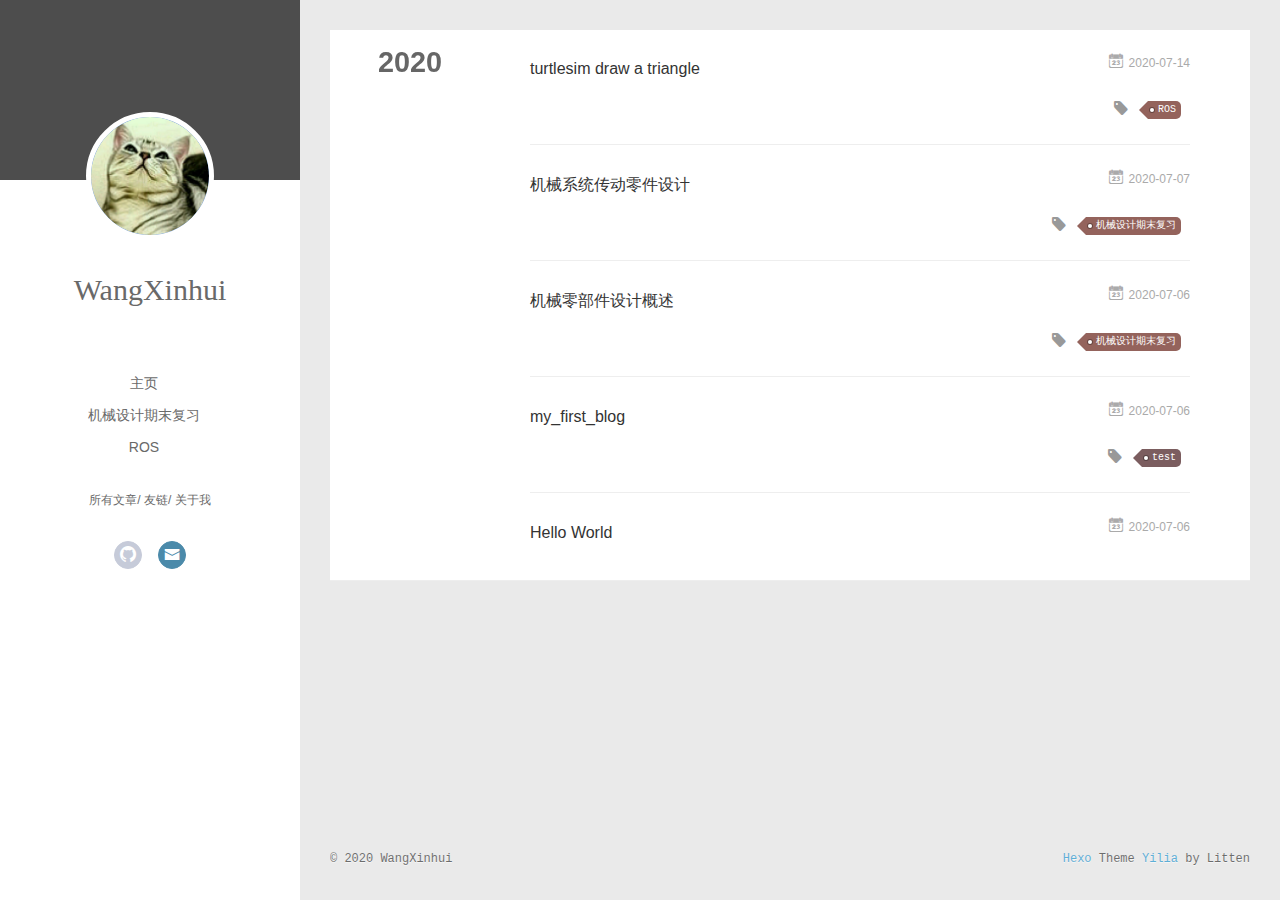
<file: archives/2020/07/index.html>
<!DOCTYPE html>
<html>
<head>
  <meta charset="utf-8">
  
  <meta name="renderer" content="webkit">
  <meta http-equiv="X-UA-Compatible" content="IE=edge" >
  <link rel="dns-prefetch" href="https://wangxinhui-bot.github.io">
  <title>Archives: 2020/7 | 欣晖的博客</title>
  <meta name="viewport" content="width=device-width, initial-scale=1, maximum-scale=1">
  <meta property="og:type" content="website">
<meta property="og:title" content="欣晖的博客">
<meta property="og:url" content="https://wangxinhui-bot.github.io/archives/2020/07/index.html">
<meta property="og:site_name" content="欣晖的博客">
<meta property="og:locale" content="zh_CN">
<meta property="article:author" content="WangXinhui">
<meta name="twitter:card" content="summary">
  
    <link rel="alternative" href="/atom.xml" title="欣晖的博客" type="application/atom+xml">
  
  
    <link rel="icon" href="/favicon.png">
  
  <link rel="stylesheet" type="text/css" href="/./main.0cf68a.css">
  <style type="text/css">
  
    #container.show {
      background: linear-gradient(200deg,#a0cfe4,#e8c37e);
    }
  </style>
  

  

<meta name="generator" content="Hexo 4.2.1"></head>

<body>
  <div id="container" q-class="show:isCtnShow">
    <canvas id="anm-canvas" class="anm-canvas"></canvas>
    <div class="left-col" q-class="show:isShow">
      
<div class="overlay" style="background: #4d4d4d"></div>
<div class="intrude-less">
	<header id="header" class="inner">
		<a href="/" class="profilepic">
			<img src="/img/my_avatar.jpg" class="js-avatar">
		</a>
		<hgroup>
		  <h1 class="header-author"><a href="/">WangXinhui</a></h1>
		</hgroup>
		

		<nav class="header-menu">
			<ul>
			
				<li><a href="/">主页</a></li>
	        
				<li><a href="/tags/%E6%9C%BA%E6%A2%B0%E8%AE%BE%E8%AE%A1%E6%9C%9F%E6%9C%AB%E5%A4%8D%E4%B9%A0/">机械设计期末复习</a></li>
	        
				<li><a href="/tags/ROS/">ROS</a></li>
	        
			</ul>
		</nav>
		<nav class="header-smart-menu">
    		
    			
    			<a q-on="click: openSlider(e, 'innerArchive')" href="javascript:void(0)">所有文章</a>
    			
            
    			
    			<a q-on="click: openSlider(e, 'friends')" href="javascript:void(0)">友链</a>
    			
            
    			
    			<a q-on="click: openSlider(e, 'aboutme')" href="javascript:void(0)">关于我</a>
    			
            
		</nav>
		<nav class="header-nav">
			<div class="social">
				
					<a class="github" target="_blank" href="https://github.com/Wangxinhui-bot/" title="github"><i class="icon-github"></i></a>
		        
					<a class="mail" target="_blank" href="mailto:xinhui-w17@mails.tsinghua.edu.cn" title="mail"><i class="icon-mail"></i></a>
		        
			</div>
		</nav>
	</header>		
</div>

    </div>
    <div class="mid-col" q-class="show:isShow,hide:isShow|isFalse">
      
<nav id="mobile-nav">
  	<div class="overlay js-overlay" style="background: #4d4d4d"></div>
	<div class="btnctn js-mobile-btnctn">
  		<div class="slider-trigger list" q-on="click: openSlider(e)"><i class="icon icon-sort"></i></div>
	</div>
	<div class="intrude-less">
		<header id="header" class="inner">
			<div class="profilepic">
				<img src="/img/my_avatar.jpg" class="js-avatar">
			</div>
			<hgroup>
			  <h1 class="header-author js-header-author">WangXinhui</h1>
			</hgroup>
			
			
			
				
			
				
			
				
			
			
			
			<nav class="header-nav">
				<div class="social">
					
						<a class="github" target="_blank" href="https://github.com/Wangxinhui-bot/" title="github"><i class="icon-github"></i></a>
			        
						<a class="mail" target="_blank" href="mailto:xinhui-w17@mails.tsinghua.edu.cn" title="mail"><i class="icon-mail"></i></a>
			        
				</div>
			</nav>

			<nav class="header-menu js-header-menu">
				<ul style="width: 70%">
				
				
					<li style="width: 33.333333333333336%"><a href="/">主页</a></li>
		        
					<li style="width: 33.333333333333336%"><a href="/tags/%E6%9C%BA%E6%A2%B0%E8%AE%BE%E8%AE%A1%E6%9C%9F%E6%9C%AB%E5%A4%8D%E4%B9%A0/">机械设计期末复习</a></li>
		        
					<li style="width: 33.333333333333336%"><a href="/tags/ROS/">ROS</a></li>
		        
				</ul>
			</nav>
		</header>				
	</div>
	<div class="mobile-mask" style="display:none" q-show="isShow"></div>
</nav>

      <div id="wrapper" class="body-wrap">
        <div class="menu-l">
          <div class="canvas-wrap">
            <canvas data-colors="#eaeaea" data-sectionHeight="100" data-contentId="js-content" id="myCanvas1" class="anm-canvas"></canvas>
          </div>
          <div id="js-content" class="content-ll">
            
  
  
    
    
      
      
      <section class="archives-wrap">
        <div class="archive-year-wrap">
          <a href="/archives/2020" class="archive-year">2020</a>
        </div>
        <div class="archives">
    
    <article class="archive-article archive-type-post">
  <div class="archive-article-inner">
    <header class="archive-article-header">
      	<div class="article-meta">
	      	<a href="/2020/07/14/turtlesim-draw-a-triangle/" class="archive-article-date">
  	<time datetime="2020-07-14T02:02:05.000Z" itemprop="datePublished"><i class="icon-calendar icon"></i>2020-07-14</time>
</a>
        </div>
    	 
  
    <h1 itemprop="name">
      <a class="archive-article-title" href="/2020/07/14/turtlesim-draw-a-triangle/">turtlesim draw a triangle</a>
    </h1>
  

        <div class="article-info info-on-right">
          
	<div class="article-tag tagcloud">
		<i class="icon-price-tags icon"></i>
		<ul class="article-tag-list">
			 
        		<li class="article-tag-list-item">
        			<a href="javascript:void(0)" class="js-tag article-tag-list-link color4">ROS</a>
        		</li>
      		
		</ul>
	</div>

          

        </div>
        <div class="clearfix"></div>
    </header>
  </div>
</article>
  
    
    
    <article class="archive-article archive-type-post">
  <div class="archive-article-inner">
    <header class="archive-article-header">
      	<div class="article-meta">
	      	<a href="/2020/07/07/%E6%9C%BA%E6%A2%B0%E7%B3%BB%E7%BB%9F%E4%BC%A0%E5%8A%A8%E9%9B%B6%E4%BB%B6%E8%AE%BE%E8%AE%A1/" class="archive-article-date">
  	<time datetime="2020-07-07T10:06:19.000Z" itemprop="datePublished"><i class="icon-calendar icon"></i>2020-07-07</time>
</a>
        </div>
    	 
  
    <h1 itemprop="name">
      <a class="archive-article-title" href="/2020/07/07/%E6%9C%BA%E6%A2%B0%E7%B3%BB%E7%BB%9F%E4%BC%A0%E5%8A%A8%E9%9B%B6%E4%BB%B6%E8%AE%BE%E8%AE%A1/">机械系统传动零件设计</a>
    </h1>
  

        <div class="article-info info-on-right">
          
	<div class="article-tag tagcloud">
		<i class="icon-price-tags icon"></i>
		<ul class="article-tag-list">
			 
        		<li class="article-tag-list-item">
        			<a href="javascript:void(0)" class="js-tag article-tag-list-link color4">机械设计期末复习</a>
        		</li>
      		
		</ul>
	</div>

          

        </div>
        <div class="clearfix"></div>
    </header>
  </div>
</article>
  
    
    
    <article class="archive-article archive-type-post">
  <div class="archive-article-inner">
    <header class="archive-article-header">
      	<div class="article-meta">
	      	<a href="/2020/07/06/%E6%9C%BA%E6%A2%B0%E9%9B%B6%E9%83%A8%E4%BB%B6%E8%AE%BE%E8%AE%A1%E6%A6%82%E8%BF%B0/" class="archive-article-date">
  	<time datetime="2020-07-06T09:20:05.000Z" itemprop="datePublished"><i class="icon-calendar icon"></i>2020-07-06</time>
</a>
        </div>
    	 
  
    <h1 itemprop="name">
      <a class="archive-article-title" href="/2020/07/06/%E6%9C%BA%E6%A2%B0%E9%9B%B6%E9%83%A8%E4%BB%B6%E8%AE%BE%E8%AE%A1%E6%A6%82%E8%BF%B0/">机械零部件设计概述</a>
    </h1>
  

        <div class="article-info info-on-right">
          
	<div class="article-tag tagcloud">
		<i class="icon-price-tags icon"></i>
		<ul class="article-tag-list">
			 
        		<li class="article-tag-list-item">
        			<a href="javascript:void(0)" class="js-tag article-tag-list-link color4">机械设计期末复习</a>
        		</li>
      		
		</ul>
	</div>

          

        </div>
        <div class="clearfix"></div>
    </header>
  </div>
</article>
  
    
    
    <article class="archive-article archive-type-post">
  <div class="archive-article-inner">
    <header class="archive-article-header">
      	<div class="article-meta">
	      	<a href="/2020/07/06/my-first-blog/" class="archive-article-date">
  	<time datetime="2020-07-06T07:41:28.000Z" itemprop="datePublished"><i class="icon-calendar icon"></i>2020-07-06</time>
</a>
        </div>
    	 
  
    <h1 itemprop="name">
      <a class="archive-article-title" href="/2020/07/06/my-first-blog/">my_first_blog</a>
    </h1>
  

        <div class="article-info info-on-right">
          
	<div class="article-tag tagcloud">
		<i class="icon-price-tags icon"></i>
		<ul class="article-tag-list">
			 
        		<li class="article-tag-list-item">
        			<a href="javascript:void(0)" class="js-tag article-tag-list-link color5">test</a>
        		</li>
      		
		</ul>
	</div>

          

        </div>
        <div class="clearfix"></div>
    </header>
  </div>
</article>
  
    
    
    <article class="archive-article archive-type-post">
  <div class="archive-article-inner">
    <header class="archive-article-header">
      	<div class="article-meta">
	      	<a href="/2020/07/06/hello-world/" class="archive-article-date">
  	<time datetime="2020-07-06T07:25:14.286Z" itemprop="datePublished"><i class="icon-calendar icon"></i>2020-07-06</time>
</a>
        </div>
    	 
  
    <h1 itemprop="name">
      <a class="archive-article-title" href="/2020/07/06/hello-world/">Hello World</a>
    </h1>
  

        <div class="article-info info-on-right">
          
          

        </div>
        <div class="clearfix"></div>
    </header>
  </div>
</article>
  
  
    </div></section>
  

    


          </div>
        </div>
      </div>
      <footer id="footer">
  <div class="outer">
    <div id="footer-info">
    	<div class="footer-left">
    		&copy; 2020 WangXinhui
    	</div>
      	<div class="footer-right">
      		<a href="http://hexo.io/" target="_blank">Hexo</a>  Theme <a href="https://github.com/litten/hexo-theme-yilia" target="_blank">Yilia</a> by Litten
      	</div>
    </div>
  </div>
</footer>
    </div>
    <script>
	var yiliaConfig = {
		mathjax: true,
		isHome: false,
		isPost: false,
		isArchive: true,
		isTag: false,
		isCategory: false,
		open_in_new: false,
		toc_hide_index: true,
		root: "/",
		innerArchive: true,
		showTags: false
	}
</script>

<script>!function(t){function n(e){if(r[e])return r[e].exports;var i=r[e]={exports:{},id:e,loaded:!1};return t[e].call(i.exports,i,i.exports,n),i.loaded=!0,i.exports}var r={};n.m=t,n.c=r,n.p="./",n(0)}([function(t,n,r){r(195),t.exports=r(191)},function(t,n,r){var e=r(3),i=r(52),o=r(27),u=r(28),c=r(53),f="prototype",a=function(t,n,r){var s,l,h,v,p=t&a.F,d=t&a.G,y=t&a.S,g=t&a.P,b=t&a.B,m=d?e:y?e[n]||(e[n]={}):(e[n]||{})[f],x=d?i:i[n]||(i[n]={}),w=x[f]||(x[f]={});d&&(r=n);for(s in r)l=!p&&m&&void 0!==m[s],h=(l?m:r)[s],v=b&&l?c(h,e):g&&"function"==typeof h?c(Function.call,h):h,m&&u(m,s,h,t&a.U),x[s]!=h&&o(x,s,v),g&&w[s]!=h&&(w[s]=h)};e.core=i,a.F=1,a.G=2,a.S=4,a.P=8,a.B=16,a.W=32,a.U=64,a.R=128,t.exports=a},function(t,n,r){var e=r(6);t.exports=function(t){if(!e(t))throw TypeError(t+" is not an object!");return t}},function(t,n){var r=t.exports="undefined"!=typeof window&&window.Math==Math?window:"undefined"!=typeof self&&self.Math==Math?self:Function("return this")();"number"==typeof __g&&(__g=r)},function(t,n){t.exports=function(t){try{return!!t()}catch(t){return!0}}},function(t,n){var r=t.exports="undefined"!=typeof window&&window.Math==Math?window:"undefined"!=typeof self&&self.Math==Math?self:Function("return this")();"number"==typeof __g&&(__g=r)},function(t,n){t.exports=function(t){return"object"==typeof t?null!==t:"function"==typeof t}},function(t,n,r){var e=r(126)("wks"),i=r(76),o=r(3).Symbol,u="function"==typeof o;(t.exports=function(t){return e[t]||(e[t]=u&&o[t]||(u?o:i)("Symbol."+t))}).store=e},function(t,n){var r={}.hasOwnProperty;t.exports=function(t,n){return r.call(t,n)}},function(t,n,r){var e=r(94),i=r(33);t.exports=function(t){return e(i(t))}},function(t,n,r){t.exports=!r(4)(function(){return 7!=Object.defineProperty({},"a",{get:function(){return 7}}).a})},function(t,n,r){var e=r(2),i=r(167),o=r(50),u=Object.defineProperty;n.f=r(10)?Object.defineProperty:function(t,n,r){if(e(t),n=o(n,!0),e(r),i)try{return u(t,n,r)}catch(t){}if("get"in r||"set"in r)throw TypeError("Accessors not supported!");return"value"in r&&(t[n]=r.value),t}},function(t,n,r){t.exports=!r(18)(function(){return 7!=Object.defineProperty({},"a",{get:function(){return 7}}).a})},function(t,n,r){var e=r(14),i=r(22);t.exports=r(12)?function(t,n,r){return e.f(t,n,i(1,r))}:function(t,n,r){return t[n]=r,t}},function(t,n,r){var e=r(20),i=r(58),o=r(42),u=Object.defineProperty;n.f=r(12)?Object.defineProperty:function(t,n,r){if(e(t),n=o(n,!0),e(r),i)try{return u(t,n,r)}catch(t){}if("get"in r||"set"in r)throw TypeError("Accessors not supported!");return"value"in r&&(t[n]=r.value),t}},function(t,n,r){var e=r(40)("wks"),i=r(23),o=r(5).Symbol,u="function"==typeof o;(t.exports=function(t){return e[t]||(e[t]=u&&o[t]||(u?o:i)("Symbol."+t))}).store=e},function(t,n,r){var e=r(67),i=Math.min;t.exports=function(t){return t>0?i(e(t),9007199254740991):0}},function(t,n,r){var e=r(46);t.exports=function(t){return Object(e(t))}},function(t,n){t.exports=function(t){try{return!!t()}catch(t){return!0}}},function(t,n,r){var e=r(63),i=r(34);t.exports=Object.keys||function(t){return e(t,i)}},function(t,n,r){var e=r(21);t.exports=function(t){if(!e(t))throw TypeError(t+" is not an object!");return t}},function(t,n){t.exports=function(t){return"object"==typeof t?null!==t:"function"==typeof t}},function(t,n){t.exports=function(t,n){return{enumerable:!(1&t),configurable:!(2&t),writable:!(4&t),value:n}}},function(t,n){var r=0,e=Math.random();t.exports=function(t){return"Symbol(".concat(void 0===t?"":t,")_",(++r+e).toString(36))}},function(t,n){var r={}.hasOwnProperty;t.exports=function(t,n){return r.call(t,n)}},function(t,n){var r=t.exports={version:"2.4.0"};"number"==typeof __e&&(__e=r)},function(t,n){t.exports=function(t){if("function"!=typeof t)throw TypeError(t+" is not a function!");return t}},function(t,n,r){var e=r(11),i=r(66);t.exports=r(10)?function(t,n,r){return e.f(t,n,i(1,r))}:function(t,n,r){return t[n]=r,t}},function(t,n,r){var e=r(3),i=r(27),o=r(24),u=r(76)("src"),c="toString",f=Function[c],a=(""+f).split(c);r(52).inspectSource=function(t){return f.call(t)},(t.exports=function(t,n,r,c){var f="function"==typeof r;f&&(o(r,"name")||i(r,"name",n)),t[n]!==r&&(f&&(o(r,u)||i(r,u,t[n]?""+t[n]:a.join(String(n)))),t===e?t[n]=r:c?t[n]?t[n]=r:i(t,n,r):(delete t[n],i(t,n,r)))})(Function.prototype,c,function(){return"function"==typeof this&&this[u]||f.call(this)})},function(t,n,r){var e=r(1),i=r(4),o=r(46),u=function(t,n,r,e){var i=String(o(t)),u="<"+n;return""!==r&&(u+=" "+r+'="'+String(e).replace(/"/g,"&quot;")+'"'),u+">"+i+"</"+n+">"};t.exports=function(t,n){var r={};r[t]=n(u),e(e.P+e.F*i(function(){var n=""[t]('"');return n!==n.toLowerCase()||n.split('"').length>3}),"String",r)}},function(t,n,r){var e=r(115),i=r(46);t.exports=function(t){return e(i(t))}},function(t,n,r){var e=r(116),i=r(66),o=r(30),u=r(50),c=r(24),f=r(167),a=Object.getOwnPropertyDescriptor;n.f=r(10)?a:function(t,n){if(t=o(t),n=u(n,!0),f)try{return a(t,n)}catch(t){}if(c(t,n))return i(!e.f.call(t,n),t[n])}},function(t,n,r){var e=r(24),i=r(17),o=r(145)("IE_PROTO"),u=Object.prototype;t.exports=Object.getPrototypeOf||function(t){return t=i(t),e(t,o)?t[o]:"function"==typeof t.constructor&&t instanceof t.constructor?t.constructor.prototype:t instanceof Object?u:null}},function(t,n){t.exports=function(t){if(void 0==t)throw TypeError("Can't call method on  "+t);return t}},function(t,n){t.exports="constructor,hasOwnProperty,isPrototypeOf,propertyIsEnumerable,toLocaleString,toString,valueOf".split(",")},function(t,n){t.exports={}},function(t,n){t.exports=!0},function(t,n){n.f={}.propertyIsEnumerable},function(t,n,r){var e=r(14).f,i=r(8),o=r(15)("toStringTag");t.exports=function(t,n,r){t&&!i(t=r?t:t.prototype,o)&&e(t,o,{configurable:!0,value:n})}},function(t,n,r){var e=r(40)("keys"),i=r(23);t.exports=function(t){return e[t]||(e[t]=i(t))}},function(t,n,r){var e=r(5),i="__core-js_shared__",o=e[i]||(e[i]={});t.exports=function(t){return o[t]||(o[t]={})}},function(t,n){var r=Math.ceil,e=Math.floor;t.exports=function(t){return isNaN(t=+t)?0:(t>0?e:r)(t)}},function(t,n,r){var e=r(21);t.exports=function(t,n){if(!e(t))return t;var r,i;if(n&&"function"==typeof(r=t.toString)&&!e(i=r.call(t)))return i;if("function"==typeof(r=t.valueOf)&&!e(i=r.call(t)))return i;if(!n&&"function"==typeof(r=t.toString)&&!e(i=r.call(t)))return i;throw TypeError("Can't convert object to primitive value")}},function(t,n,r){var e=r(5),i=r(25),o=r(36),u=r(44),c=r(14).f;t.exports=function(t){var n=i.Symbol||(i.Symbol=o?{}:e.Symbol||{});"_"==t.charAt(0)||t in n||c(n,t,{value:u.f(t)})}},function(t,n,r){n.f=r(15)},function(t,n){var r={}.toString;t.exports=function(t){return r.call(t).slice(8,-1)}},function(t,n){t.exports=function(t){if(void 0==t)throw TypeError("Can't call method on  "+t);return t}},function(t,n,r){var e=r(4);t.exports=function(t,n){return!!t&&e(function(){n?t.call(null,function(){},1):t.call(null)})}},function(t,n,r){var e=r(53),i=r(115),o=r(17),u=r(16),c=r(203);t.exports=function(t,n){var r=1==t,f=2==t,a=3==t,s=4==t,l=6==t,h=5==t||l,v=n||c;return function(n,c,p){for(var d,y,g=o(n),b=i(g),m=e(c,p,3),x=u(b.length),w=0,S=r?v(n,x):f?v(n,0):void 0;x>w;w++)if((h||w in b)&&(d=b[w],y=m(d,w,g),t))if(r)S[w]=y;else if(y)switch(t){case 3:return!0;case 5:return d;case 6:return w;case 2:S.push(d)}else if(s)return!1;return l?-1:a||s?s:S}}},function(t,n,r){var e=r(1),i=r(52),o=r(4);t.exports=function(t,n){var r=(i.Object||{})[t]||Object[t],u={};u[t]=n(r),e(e.S+e.F*o(function(){r(1)}),"Object",u)}},function(t,n,r){var e=r(6);t.exports=function(t,n){if(!e(t))return t;var r,i;if(n&&"function"==typeof(r=t.toString)&&!e(i=r.call(t)))return i;if("function"==typeof(r=t.valueOf)&&!e(i=r.call(t)))return i;if(!n&&"function"==typeof(r=t.toString)&&!e(i=r.call(t)))return i;throw TypeError("Can't convert object to primitive value")}},function(t,n,r){var e=r(5),i=r(25),o=r(91),u=r(13),c="prototype",f=function(t,n,r){var a,s,l,h=t&f.F,v=t&f.G,p=t&f.S,d=t&f.P,y=t&f.B,g=t&f.W,b=v?i:i[n]||(i[n]={}),m=b[c],x=v?e:p?e[n]:(e[n]||{})[c];v&&(r=n);for(a in r)(s=!h&&x&&void 0!==x[a])&&a in b||(l=s?x[a]:r[a],b[a]=v&&"function"!=typeof x[a]?r[a]:y&&s?o(l,e):g&&x[a]==l?function(t){var n=function(n,r,e){if(this instanceof t){switch(arguments.length){case 0:return new t;case 1:return new t(n);case 2:return new t(n,r)}return new t(n,r,e)}return t.apply(this,arguments)};return n[c]=t[c],n}(l):d&&"function"==typeof l?o(Function.call,l):l,d&&((b.virtual||(b.virtual={}))[a]=l,t&f.R&&m&&!m[a]&&u(m,a,l)))};f.F=1,f.G=2,f.S=4,f.P=8,f.B=16,f.W=32,f.U=64,f.R=128,t.exports=f},function(t,n){var r=t.exports={version:"2.4.0"};"number"==typeof __e&&(__e=r)},function(t,n,r){var e=r(26);t.exports=function(t,n,r){if(e(t),void 0===n)return t;switch(r){case 1:return function(r){return t.call(n,r)};case 2:return function(r,e){return t.call(n,r,e)};case 3:return function(r,e,i){return t.call(n,r,e,i)}}return function(){return t.apply(n,arguments)}}},function(t,n,r){var e=r(183),i=r(1),o=r(126)("metadata"),u=o.store||(o.store=new(r(186))),c=function(t,n,r){var i=u.get(t);if(!i){if(!r)return;u.set(t,i=new e)}var o=i.get(n);if(!o){if(!r)return;i.set(n,o=new e)}return o},f=function(t,n,r){var e=c(n,r,!1);return void 0!==e&&e.has(t)},a=function(t,n,r){var e=c(n,r,!1);return void 0===e?void 0:e.get(t)},s=function(t,n,r,e){c(r,e,!0).set(t,n)},l=function(t,n){var r=c(t,n,!1),e=[];return r&&r.forEach(function(t,n){e.push(n)}),e},h=function(t){return void 0===t||"symbol"==typeof t?t:String(t)},v=function(t){i(i.S,"Reflect",t)};t.exports={store:u,map:c,has:f,get:a,set:s,keys:l,key:h,exp:v}},function(t,n,r){"use strict";if(r(10)){var e=r(69),i=r(3),o=r(4),u=r(1),c=r(127),f=r(152),a=r(53),s=r(68),l=r(66),h=r(27),v=r(73),p=r(67),d=r(16),y=r(75),g=r(50),b=r(24),m=r(180),x=r(114),w=r(6),S=r(17),_=r(137),O=r(70),E=r(32),P=r(71).f,j=r(154),F=r(76),M=r(7),A=r(48),N=r(117),T=r(146),I=r(155),k=r(80),L=r(123),R=r(74),C=r(130),D=r(160),U=r(11),W=r(31),G=U.f,B=W.f,V=i.RangeError,z=i.TypeError,q=i.Uint8Array,K="ArrayBuffer",J="Shared"+K,Y="BYTES_PER_ELEMENT",H="prototype",$=Array[H],X=f.ArrayBuffer,Q=f.DataView,Z=A(0),tt=A(2),nt=A(3),rt=A(4),et=A(5),it=A(6),ot=N(!0),ut=N(!1),ct=I.values,ft=I.keys,at=I.entries,st=$.lastIndexOf,lt=$.reduce,ht=$.reduceRight,vt=$.join,pt=$.sort,dt=$.slice,yt=$.toString,gt=$.toLocaleString,bt=M("iterator"),mt=M("toStringTag"),xt=F("typed_constructor"),wt=F("def_constructor"),St=c.CONSTR,_t=c.TYPED,Ot=c.VIEW,Et="Wrong length!",Pt=A(1,function(t,n){return Tt(T(t,t[wt]),n)}),jt=o(function(){return 1===new q(new Uint16Array([1]).buffer)[0]}),Ft=!!q&&!!q[H].set&&o(function(){new q(1).set({})}),Mt=function(t,n){if(void 0===t)throw z(Et);var r=+t,e=d(t);if(n&&!m(r,e))throw V(Et);return e},At=function(t,n){var r=p(t);if(r<0||r%n)throw V("Wrong offset!");return r},Nt=function(t){if(w(t)&&_t in t)return t;throw z(t+" is not a typed array!")},Tt=function(t,n){if(!(w(t)&&xt in t))throw z("It is not a typed array constructor!");return new t(n)},It=function(t,n){return kt(T(t,t[wt]),n)},kt=function(t,n){for(var r=0,e=n.length,i=Tt(t,e);e>r;)i[r]=n[r++];return i},Lt=function(t,n,r){G(t,n,{get:function(){return this._d[r]}})},Rt=function(t){var n,r,e,i,o,u,c=S(t),f=arguments.length,s=f>1?arguments[1]:void 0,l=void 0!==s,h=j(c);if(void 0!=h&&!_(h)){for(u=h.call(c),e=[],n=0;!(o=u.next()).done;n++)e.push(o.value);c=e}for(l&&f>2&&(s=a(s,arguments[2],2)),n=0,r=d(c.length),i=Tt(this,r);r>n;n++)i[n]=l?s(c[n],n):c[n];return i},Ct=function(){for(var t=0,n=arguments.length,r=Tt(this,n);n>t;)r[t]=arguments[t++];return r},Dt=!!q&&o(function(){gt.call(new q(1))}),Ut=function(){return gt.apply(Dt?dt.call(Nt(this)):Nt(this),arguments)},Wt={copyWithin:function(t,n){return D.call(Nt(this),t,n,arguments.length>2?arguments[2]:void 0)},every:function(t){return rt(Nt(this),t,arguments.length>1?arguments[1]:void 0)},fill:function(t){return C.apply(Nt(this),arguments)},filter:function(t){return It(this,tt(Nt(this),t,arguments.length>1?arguments[1]:void 0))},find:function(t){return et(Nt(this),t,arguments.length>1?arguments[1]:void 0)},findIndex:function(t){return it(Nt(this),t,arguments.length>1?arguments[1]:void 0)},forEach:function(t){Z(Nt(this),t,arguments.length>1?arguments[1]:void 0)},indexOf:function(t){return ut(Nt(this),t,arguments.length>1?arguments[1]:void 0)},includes:function(t){return ot(Nt(this),t,arguments.length>1?arguments[1]:void 0)},join:function(t){return vt.apply(Nt(this),arguments)},lastIndexOf:function(t){return st.apply(Nt(this),arguments)},map:function(t){return Pt(Nt(this),t,arguments.length>1?arguments[1]:void 0)},reduce:function(t){return lt.apply(Nt(this),arguments)},reduceRight:function(t){return ht.apply(Nt(this),arguments)},reverse:function(){for(var t,n=this,r=Nt(n).length,e=Math.floor(r/2),i=0;i<e;)t=n[i],n[i++]=n[--r],n[r]=t;return n},some:function(t){return nt(Nt(this),t,arguments.length>1?arguments[1]:void 0)},sort:function(t){return pt.call(Nt(this),t)},subarray:function(t,n){var r=Nt(this),e=r.length,i=y(t,e);return new(T(r,r[wt]))(r.buffer,r.byteOffset+i*r.BYTES_PER_ELEMENT,d((void 0===n?e:y(n,e))-i))}},Gt=function(t,n){return It(this,dt.call(Nt(this),t,n))},Bt=function(t){Nt(this);var n=At(arguments[1],1),r=this.length,e=S(t),i=d(e.length),o=0;if(i+n>r)throw V(Et);for(;o<i;)this[n+o]=e[o++]},Vt={entries:function(){return at.call(Nt(this))},keys:function(){return ft.call(Nt(this))},values:function(){return ct.call(Nt(this))}},zt=function(t,n){return w(t)&&t[_t]&&"symbol"!=typeof n&&n in t&&String(+n)==String(n)},qt=function(t,n){return zt(t,n=g(n,!0))?l(2,t[n]):B(t,n)},Kt=function(t,n,r){return!(zt(t,n=g(n,!0))&&w(r)&&b(r,"value"))||b(r,"get")||b(r,"set")||r.configurable||b(r,"writable")&&!r.writable||b(r,"enumerable")&&!r.enumerable?G(t,n,r):(t[n]=r.value,t)};St||(W.f=qt,U.f=Kt),u(u.S+u.F*!St,"Object",{getOwnPropertyDescriptor:qt,defineProperty:Kt}),o(function(){yt.call({})})&&(yt=gt=function(){return vt.call(this)});var Jt=v({},Wt);v(Jt,Vt),h(Jt,bt,Vt.values),v(Jt,{slice:Gt,set:Bt,constructor:function(){},toString:yt,toLocaleString:Ut}),Lt(Jt,"buffer","b"),Lt(Jt,"byteOffset","o"),Lt(Jt,"byteLength","l"),Lt(Jt,"length","e"),G(Jt,mt,{get:function(){return this[_t]}}),t.exports=function(t,n,r,f){f=!!f;var a=t+(f?"Clamped":"")+"Array",l="Uint8Array"!=a,v="get"+t,p="set"+t,y=i[a],g=y||{},b=y&&E(y),m=!y||!c.ABV,S={},_=y&&y[H],j=function(t,r){var e=t._d;return e.v[v](r*n+e.o,jt)},F=function(t,r,e){var i=t._d;f&&(e=(e=Math.round(e))<0?0:e>255?255:255&e),i.v[p](r*n+i.o,e,jt)},M=function(t,n){G(t,n,{get:function(){return j(this,n)},set:function(t){return F(this,n,t)},enumerable:!0})};m?(y=r(function(t,r,e,i){s(t,y,a,"_d");var o,u,c,f,l=0,v=0;if(w(r)){if(!(r instanceof X||(f=x(r))==K||f==J))return _t in r?kt(y,r):Rt.call(y,r);o=r,v=At(e,n);var p=r.byteLength;if(void 0===i){if(p%n)throw V(Et);if((u=p-v)<0)throw V(Et)}else if((u=d(i)*n)+v>p)throw V(Et);c=u/n}else c=Mt(r,!0),u=c*n,o=new X(u);for(h(t,"_d",{b:o,o:v,l:u,e:c,v:new Q(o)});l<c;)M(t,l++)}),_=y[H]=O(Jt),h(_,"constructor",y)):L(function(t){new y(null),new y(t)},!0)||(y=r(function(t,r,e,i){s(t,y,a);var o;return w(r)?r instanceof X||(o=x(r))==K||o==J?void 0!==i?new g(r,At(e,n),i):void 0!==e?new g(r,At(e,n)):new g(r):_t in r?kt(y,r):Rt.call(y,r):new g(Mt(r,l))}),Z(b!==Function.prototype?P(g).concat(P(b)):P(g),function(t){t in y||h(y,t,g[t])}),y[H]=_,e||(_.constructor=y));var A=_[bt],N=!!A&&("values"==A.name||void 0==A.name),T=Vt.values;h(y,xt,!0),h(_,_t,a),h(_,Ot,!0),h(_,wt,y),(f?new y(1)[mt]==a:mt in _)||G(_,mt,{get:function(){return a}}),S[a]=y,u(u.G+u.W+u.F*(y!=g),S),u(u.S,a,{BYTES_PER_ELEMENT:n,from:Rt,of:Ct}),Y in _||h(_,Y,n),u(u.P,a,Wt),R(a),u(u.P+u.F*Ft,a,{set:Bt}),u(u.P+u.F*!N,a,Vt),u(u.P+u.F*(_.toString!=yt),a,{toString:yt}),u(u.P+u.F*o(function(){new y(1).slice()}),a,{slice:Gt}),u(u.P+u.F*(o(function(){return[1,2].toLocaleString()!=new y([1,2]).toLocaleString()})||!o(function(){_.toLocaleString.call([1,2])})),a,{toLocaleString:Ut}),k[a]=N?A:T,e||N||h(_,bt,T)}}else t.exports=function(){}},function(t,n){var r={}.toString;t.exports=function(t){return r.call(t).slice(8,-1)}},function(t,n,r){var e=r(21),i=r(5).document,o=e(i)&&e(i.createElement);t.exports=function(t){return o?i.createElement(t):{}}},function(t,n,r){t.exports=!r(12)&&!r(18)(function(){return 7!=Object.defineProperty(r(57)("div"),"a",{get:function(){return 7}}).a})},function(t,n,r){"use strict";var e=r(36),i=r(51),o=r(64),u=r(13),c=r(8),f=r(35),a=r(96),s=r(38),l=r(103),h=r(15)("iterator"),v=!([].keys&&"next"in[].keys()),p="keys",d="values",y=function(){return this};t.exports=function(t,n,r,g,b,m,x){a(r,n,g);var w,S,_,O=function(t){if(!v&&t in F)return F[t];switch(t){case p:case d:return function(){return new r(this,t)}}return function(){return new r(this,t)}},E=n+" Iterator",P=b==d,j=!1,F=t.prototype,M=F[h]||F["@@iterator"]||b&&F[b],A=M||O(b),N=b?P?O("entries"):A:void 0,T="Array"==n?F.entries||M:M;if(T&&(_=l(T.call(new t)))!==Object.prototype&&(s(_,E,!0),e||c(_,h)||u(_,h,y)),P&&M&&M.name!==d&&(j=!0,A=function(){return M.call(this)}),e&&!x||!v&&!j&&F[h]||u(F,h,A),f[n]=A,f[E]=y,b)if(w={values:P?A:O(d),keys:m?A:O(p),entries:N},x)for(S in w)S in F||o(F,S,w[S]);else i(i.P+i.F*(v||j),n,w);return w}},function(t,n,r){var e=r(20),i=r(100),o=r(34),u=r(39)("IE_PROTO"),c=function(){},f="prototype",a=function(){var t,n=r(57)("iframe"),e=o.length;for(n.style.display="none",r(93).appendChild(n),n.src="javascript:",t=n.contentWindow.document,t.open(),t.write("<script>document.F=Object<\/script>"),t.close(),a=t.F;e--;)delete a[f][o[e]];return a()};t.exports=Object.create||function(t,n){var r;return null!==t?(c[f]=e(t),r=new c,c[f]=null,r[u]=t):r=a(),void 0===n?r:i(r,n)}},function(t,n,r){var e=r(63),i=r(34).concat("length","prototype");n.f=Object.getOwnPropertyNames||function(t){return e(t,i)}},function(t,n){n.f=Object.getOwnPropertySymbols},function(t,n,r){var e=r(8),i=r(9),o=r(90)(!1),u=r(39)("IE_PROTO");t.exports=function(t,n){var r,c=i(t),f=0,a=[];for(r in c)r!=u&&e(c,r)&&a.push(r);for(;n.length>f;)e(c,r=n[f++])&&(~o(a,r)||a.push(r));return a}},function(t,n,r){t.exports=r(13)},function(t,n,r){var e=r(76)("meta"),i=r(6),o=r(24),u=r(11).f,c=0,f=Object.isExtensible||function(){return!0},a=!r(4)(function(){return f(Object.preventExtensions({}))}),s=function(t){u(t,e,{value:{i:"O"+ ++c,w:{}}})},l=function(t,n){if(!i(t))return"symbol"==typeof t?t:("string"==typeof t?"S":"P")+t;if(!o(t,e)){if(!f(t))return"F";if(!n)return"E";s(t)}return t[e].i},h=function(t,n){if(!o(t,e)){if(!f(t))return!0;if(!n)return!1;s(t)}return t[e].w},v=function(t){return a&&p.NEED&&f(t)&&!o(t,e)&&s(t),t},p=t.exports={KEY:e,NEED:!1,fastKey:l,getWeak:h,onFreeze:v}},function(t,n){t.exports=function(t,n){return{enumerable:!(1&t),configurable:!(2&t),writable:!(4&t),value:n}}},function(t,n){var r=Math.ceil,e=Math.floor;t.exports=function(t){return isNaN(t=+t)?0:(t>0?e:r)(t)}},function(t,n){t.exports=function(t,n,r,e){if(!(t instanceof n)||void 0!==e&&e in t)throw TypeError(r+": incorrect invocation!");return t}},function(t,n){t.exports=!1},function(t,n,r){var e=r(2),i=r(173),o=r(133),u=r(145)("IE_PROTO"),c=function(){},f="prototype",a=function(){var t,n=r(132)("iframe"),e=o.length;for(n.style.display="none",r(135).appendChild(n),n.src="javascript:",t=n.contentWindow.document,t.open(),t.write("<script>document.F=Object<\/script>"),t.close(),a=t.F;e--;)delete a[f][o[e]];return a()};t.exports=Object.create||function(t,n){var r;return null!==t?(c[f]=e(t),r=new c,c[f]=null,r[u]=t):r=a(),void 0===n?r:i(r,n)}},function(t,n,r){var e=r(175),i=r(133).concat("length","prototype");n.f=Object.getOwnPropertyNames||function(t){return e(t,i)}},function(t,n,r){var e=r(175),i=r(133);t.exports=Object.keys||function(t){return e(t,i)}},function(t,n,r){var e=r(28);t.exports=function(t,n,r){for(var i in n)e(t,i,n[i],r);return t}},function(t,n,r){"use strict";var e=r(3),i=r(11),o=r(10),u=r(7)("species");t.exports=function(t){var n=e[t];o&&n&&!n[u]&&i.f(n,u,{configurable:!0,get:function(){return this}})}},function(t,n,r){var e=r(67),i=Math.max,o=Math.min;t.exports=function(t,n){return t=e(t),t<0?i(t+n,0):o(t,n)}},function(t,n){var r=0,e=Math.random();t.exports=function(t){return"Symbol(".concat(void 0===t?"":t,")_",(++r+e).toString(36))}},function(t,n,r){var e=r(33);t.exports=function(t){return Object(e(t))}},function(t,n,r){var e=r(7)("unscopables"),i=Array.prototype;void 0==i[e]&&r(27)(i,e,{}),t.exports=function(t){i[e][t]=!0}},function(t,n,r){var e=r(53),i=r(169),o=r(137),u=r(2),c=r(16),f=r(154),a={},s={},n=t.exports=function(t,n,r,l,h){var v,p,d,y,g=h?function(){return t}:f(t),b=e(r,l,n?2:1),m=0;if("function"!=typeof g)throw TypeError(t+" is not iterable!");if(o(g)){for(v=c(t.length);v>m;m++)if((y=n?b(u(p=t[m])[0],p[1]):b(t[m]))===a||y===s)return y}else for(d=g.call(t);!(p=d.next()).done;)if((y=i(d,b,p.value,n))===a||y===s)return y};n.BREAK=a,n.RETURN=s},function(t,n){t.exports={}},function(t,n,r){var e=r(11).f,i=r(24),o=r(7)("toStringTag");t.exports=function(t,n,r){t&&!i(t=r?t:t.prototype,o)&&e(t,o,{configurable:!0,value:n})}},function(t,n,r){var e=r(1),i=r(46),o=r(4),u=r(150),c="["+u+"]",f="​",a=RegExp("^"+c+c+"*"),s=RegExp(c+c+"*$"),l=function(t,n,r){var i={},c=o(function(){return!!u[t]()||f[t]()!=f}),a=i[t]=c?n(h):u[t];r&&(i[r]=a),e(e.P+e.F*c,"String",i)},h=l.trim=function(t,n){return t=String(i(t)),1&n&&(t=t.replace(a,"")),2&n&&(t=t.replace(s,"")),t};t.exports=l},function(t,n,r){t.exports={default:r(86),__esModule:!0}},function(t,n,r){t.exports={default:r(87),__esModule:!0}},function(t,n,r){"use strict";function e(t){return t&&t.__esModule?t:{default:t}}n.__esModule=!0;var i=r(84),o=e(i),u=r(83),c=e(u),f="function"==typeof c.default&&"symbol"==typeof o.default?function(t){return typeof t}:function(t){return t&&"function"==typeof c.default&&t.constructor===c.default&&t!==c.default.prototype?"symbol":typeof t};n.default="function"==typeof c.default&&"symbol"===f(o.default)?function(t){return void 0===t?"undefined":f(t)}:function(t){return t&&"function"==typeof c.default&&t.constructor===c.default&&t!==c.default.prototype?"symbol":void 0===t?"undefined":f(t)}},function(t,n,r){r(110),r(108),r(111),r(112),t.exports=r(25).Symbol},function(t,n,r){r(109),r(113),t.exports=r(44).f("iterator")},function(t,n){t.exports=function(t){if("function"!=typeof t)throw TypeError(t+" is not a function!");return t}},function(t,n){t.exports=function(){}},function(t,n,r){var e=r(9),i=r(106),o=r(105);t.exports=function(t){return function(n,r,u){var c,f=e(n),a=i(f.length),s=o(u,a);if(t&&r!=r){for(;a>s;)if((c=f[s++])!=c)return!0}else for(;a>s;s++)if((t||s in f)&&f[s]===r)return t||s||0;return!t&&-1}}},function(t,n,r){var e=r(88);t.exports=function(t,n,r){if(e(t),void 0===n)return t;switch(r){case 1:return function(r){return t.call(n,r)};case 2:return function(r,e){return t.call(n,r,e)};case 3:return function(r,e,i){return t.call(n,r,e,i)}}return function(){return t.apply(n,arguments)}}},function(t,n,r){var e=r(19),i=r(62),o=r(37);t.exports=function(t){var n=e(t),r=i.f;if(r)for(var u,c=r(t),f=o.f,a=0;c.length>a;)f.call(t,u=c[a++])&&n.push(u);return n}},function(t,n,r){t.exports=r(5).document&&document.documentElement},function(t,n,r){var e=r(56);t.exports=Object("z").propertyIsEnumerable(0)?Object:function(t){return"String"==e(t)?t.split(""):Object(t)}},function(t,n,r){var e=r(56);t.exports=Array.isArray||function(t){return"Array"==e(t)}},function(t,n,r){"use strict";var e=r(60),i=r(22),o=r(38),u={};r(13)(u,r(15)("iterator"),function(){return this}),t.exports=function(t,n,r){t.prototype=e(u,{next:i(1,r)}),o(t,n+" Iterator")}},function(t,n){t.exports=function(t,n){return{value:n,done:!!t}}},function(t,n,r){var e=r(19),i=r(9);t.exports=function(t,n){for(var r,o=i(t),u=e(o),c=u.length,f=0;c>f;)if(o[r=u[f++]]===n)return r}},function(t,n,r){var e=r(23)("meta"),i=r(21),o=r(8),u=r(14).f,c=0,f=Object.isExtensible||function(){return!0},a=!r(18)(function(){return f(Object.preventExtensions({}))}),s=function(t){u(t,e,{value:{i:"O"+ ++c,w:{}}})},l=function(t,n){if(!i(t))return"symbol"==typeof t?t:("string"==typeof t?"S":"P")+t;if(!o(t,e)){if(!f(t))return"F";if(!n)return"E";s(t)}return t[e].i},h=function(t,n){if(!o(t,e)){if(!f(t))return!0;if(!n)return!1;s(t)}return t[e].w},v=function(t){return a&&p.NEED&&f(t)&&!o(t,e)&&s(t),t},p=t.exports={KEY:e,NEED:!1,fastKey:l,getWeak:h,onFreeze:v}},function(t,n,r){var e=r(14),i=r(20),o=r(19);t.exports=r(12)?Object.defineProperties:function(t,n){i(t);for(var r,u=o(n),c=u.length,f=0;c>f;)e.f(t,r=u[f++],n[r]);return t}},function(t,n,r){var e=r(37),i=r(22),o=r(9),u=r(42),c=r(8),f=r(58),a=Object.getOwnPropertyDescriptor;n.f=r(12)?a:function(t,n){if(t=o(t),n=u(n,!0),f)try{return a(t,n)}catch(t){}if(c(t,n))return i(!e.f.call(t,n),t[n])}},function(t,n,r){var e=r(9),i=r(61).f,o={}.toString,u="object"==typeof window&&window&&Object.getOwnPropertyNames?Object.getOwnPropertyNames(window):[],c=function(t){try{return i(t)}catch(t){return u.slice()}};t.exports.f=function(t){return u&&"[object Window]"==o.call(t)?c(t):i(e(t))}},function(t,n,r){var e=r(8),i=r(77),o=r(39)("IE_PROTO"),u=Object.prototype;t.exports=Object.getPrototypeOf||function(t){return t=i(t),e(t,o)?t[o]:"function"==typeof t.constructor&&t instanceof t.constructor?t.constructor.prototype:t instanceof Object?u:null}},function(t,n,r){var e=r(41),i=r(33);t.exports=function(t){return function(n,r){var o,u,c=String(i(n)),f=e(r),a=c.length;return f<0||f>=a?t?"":void 0:(o=c.charCodeAt(f),o<55296||o>56319||f+1===a||(u=c.charCodeAt(f+1))<56320||u>57343?t?c.charAt(f):o:t?c.slice(f,f+2):u-56320+(o-55296<<10)+65536)}}},function(t,n,r){var e=r(41),i=Math.max,o=Math.min;t.exports=function(t,n){return t=e(t),t<0?i(t+n,0):o(t,n)}},function(t,n,r){var e=r(41),i=Math.min;t.exports=function(t){return t>0?i(e(t),9007199254740991):0}},function(t,n,r){"use strict";var e=r(89),i=r(97),o=r(35),u=r(9);t.exports=r(59)(Array,"Array",function(t,n){this._t=u(t),this._i=0,this._k=n},function(){var t=this._t,n=this._k,r=this._i++;return!t||r>=t.length?(this._t=void 0,i(1)):"keys"==n?i(0,r):"values"==n?i(0,t[r]):i(0,[r,t[r]])},"values"),o.Arguments=o.Array,e("keys"),e("values"),e("entries")},function(t,n){},function(t,n,r){"use strict";var e=r(104)(!0);r(59)(String,"String",function(t){this._t=String(t),this._i=0},function(){var t,n=this._t,r=this._i;return r>=n.length?{value:void 0,done:!0}:(t=e(n,r),this._i+=t.length,{value:t,done:!1})})},function(t,n,r){"use strict";var e=r(5),i=r(8),o=r(12),u=r(51),c=r(64),f=r(99).KEY,a=r(18),s=r(40),l=r(38),h=r(23),v=r(15),p=r(44),d=r(43),y=r(98),g=r(92),b=r(95),m=r(20),x=r(9),w=r(42),S=r(22),_=r(60),O=r(102),E=r(101),P=r(14),j=r(19),F=E.f,M=P.f,A=O.f,N=e.Symbol,T=e.JSON,I=T&&T.stringify,k="prototype",L=v("_hidden"),R=v("toPrimitive"),C={}.propertyIsEnumerable,D=s("symbol-registry"),U=s("symbols"),W=s("op-symbols"),G=Object[k],B="function"==typeof N,V=e.QObject,z=!V||!V[k]||!V[k].findChild,q=o&&a(function(){return 7!=_(M({},"a",{get:function(){return M(this,"a",{value:7}).a}})).a})?function(t,n,r){var e=F(G,n);e&&delete G[n],M(t,n,r),e&&t!==G&&M(G,n,e)}:M,K=function(t){var n=U[t]=_(N[k]);return n._k=t,n},J=B&&"symbol"==typeof N.iterator?function(t){return"symbol"==typeof t}:function(t){return t instanceof N},Y=function(t,n,r){return t===G&&Y(W,n,r),m(t),n=w(n,!0),m(r),i(U,n)?(r.enumerable?(i(t,L)&&t[L][n]&&(t[L][n]=!1),r=_(r,{enumerable:S(0,!1)})):(i(t,L)||M(t,L,S(1,{})),t[L][n]=!0),q(t,n,r)):M(t,n,r)},H=function(t,n){m(t);for(var r,e=g(n=x(n)),i=0,o=e.length;o>i;)Y(t,r=e[i++],n[r]);return t},$=function(t,n){return void 0===n?_(t):H(_(t),n)},X=function(t){var n=C.call(this,t=w(t,!0));return!(this===G&&i(U,t)&&!i(W,t))&&(!(n||!i(this,t)||!i(U,t)||i(this,L)&&this[L][t])||n)},Q=function(t,n){if(t=x(t),n=w(n,!0),t!==G||!i(U,n)||i(W,n)){var r=F(t,n);return!r||!i(U,n)||i(t,L)&&t[L][n]||(r.enumerable=!0),r}},Z=function(t){for(var n,r=A(x(t)),e=[],o=0;r.length>o;)i(U,n=r[o++])||n==L||n==f||e.push(n);return e},tt=function(t){for(var n,r=t===G,e=A(r?W:x(t)),o=[],u=0;e.length>u;)!i(U,n=e[u++])||r&&!i(G,n)||o.push(U[n]);return o};B||(N=function(){if(this instanceof N)throw TypeError("Symbol is not a constructor!");var t=h(arguments.length>0?arguments[0]:void 0),n=function(r){this===G&&n.call(W,r),i(this,L)&&i(this[L],t)&&(this[L][t]=!1),q(this,t,S(1,r))};return o&&z&&q(G,t,{configurable:!0,set:n}),K(t)},c(N[k],"toString",function(){return this._k}),E.f=Q,P.f=Y,r(61).f=O.f=Z,r(37).f=X,r(62).f=tt,o&&!r(36)&&c(G,"propertyIsEnumerable",X,!0),p.f=function(t){return K(v(t))}),u(u.G+u.W+u.F*!B,{Symbol:N});for(var nt="hasInstance,isConcatSpreadable,iterator,match,replace,search,species,split,toPrimitive,toStringTag,unscopables".split(","),rt=0;nt.length>rt;)v(nt[rt++]);for(var nt=j(v.store),rt=0;nt.length>rt;)d(nt[rt++]);u(u.S+u.F*!B,"Symbol",{for:function(t){return i(D,t+="")?D[t]:D[t]=N(t)},keyFor:function(t){if(J(t))return y(D,t);throw TypeError(t+" is not a symbol!")},useSetter:function(){z=!0},useSimple:function(){z=!1}}),u(u.S+u.F*!B,"Object",{create:$,defineProperty:Y,defineProperties:H,getOwnPropertyDescriptor:Q,getOwnPropertyNames:Z,getOwnPropertySymbols:tt}),T&&u(u.S+u.F*(!B||a(function(){var t=N();return"[null]"!=I([t])||"{}"!=I({a:t})||"{}"!=I(Object(t))})),"JSON",{stringify:function(t){if(void 0!==t&&!J(t)){for(var n,r,e=[t],i=1;arguments.length>i;)e.push(arguments[i++]);return n=e[1],"function"==typeof n&&(r=n),!r&&b(n)||(n=function(t,n){if(r&&(n=r.call(this,t,n)),!J(n))return n}),e[1]=n,I.apply(T,e)}}}),N[k][R]||r(13)(N[k],R,N[k].valueOf),l(N,"Symbol"),l(Math,"Math",!0),l(e.JSON,"JSON",!0)},function(t,n,r){r(43)("asyncIterator")},function(t,n,r){r(43)("observable")},function(t,n,r){r(107);for(var e=r(5),i=r(13),o=r(35),u=r(15)("toStringTag"),c=["NodeList","DOMTokenList","MediaList","StyleSheetList","CSSRuleList"],f=0;f<5;f++){var a=c[f],s=e[a],l=s&&s.prototype;l&&!l[u]&&i(l,u,a),o[a]=o.Array}},function(t,n,r){var e=r(45),i=r(7)("toStringTag"),o="Arguments"==e(function(){return arguments}()),u=function(t,n){try{return t[n]}catch(t){}};t.exports=function(t){var n,r,c;return void 0===t?"Undefined":null===t?"Null":"string"==typeof(r=u(n=Object(t),i))?r:o?e(n):"Object"==(c=e(n))&&"function"==typeof n.callee?"Arguments":c}},function(t,n,r){var e=r(45);t.exports=Object("z").propertyIsEnumerable(0)?Object:function(t){return"String"==e(t)?t.split(""):Object(t)}},function(t,n){n.f={}.propertyIsEnumerable},function(t,n,r){var e=r(30),i=r(16),o=r(75);t.exports=function(t){return function(n,r,u){var c,f=e(n),a=i(f.length),s=o(u,a);if(t&&r!=r){for(;a>s;)if((c=f[s++])!=c)return!0}else for(;a>s;s++)if((t||s in f)&&f[s]===r)return t||s||0;return!t&&-1}}},function(t,n,r){"use strict";var e=r(3),i=r(1),o=r(28),u=r(73),c=r(65),f=r(79),a=r(68),s=r(6),l=r(4),h=r(123),v=r(81),p=r(136);t.exports=function(t,n,r,d,y,g){var b=e[t],m=b,x=y?"set":"add",w=m&&m.prototype,S={},_=function(t){var n=w[t];o(w,t,"delete"==t?function(t){return!(g&&!s(t))&&n.call(this,0===t?0:t)}:"has"==t?function(t){return!(g&&!s(t))&&n.call(this,0===t?0:t)}:"get"==t?function(t){return g&&!s(t)?void 0:n.call(this,0===t?0:t)}:"add"==t?function(t){return n.call(this,0===t?0:t),this}:function(t,r){return n.call(this,0===t?0:t,r),this})};if("function"==typeof m&&(g||w.forEach&&!l(function(){(new m).entries().next()}))){var O=new m,E=O[x](g?{}:-0,1)!=O,P=l(function(){O.has(1)}),j=h(function(t){new m(t)}),F=!g&&l(function(){for(var t=new m,n=5;n--;)t[x](n,n);return!t.has(-0)});j||(m=n(function(n,r){a(n,m,t);var e=p(new b,n,m);return void 0!=r&&f(r,y,e[x],e),e}),m.prototype=w,w.constructor=m),(P||F)&&(_("delete"),_("has"),y&&_("get")),(F||E)&&_(x),g&&w.clear&&delete w.clear}else m=d.getConstructor(n,t,y,x),u(m.prototype,r),c.NEED=!0;return v(m,t),S[t]=m,i(i.G+i.W+i.F*(m!=b),S),g||d.setStrong(m,t,y),m}},function(t,n,r){"use strict";var e=r(27),i=r(28),o=r(4),u=r(46),c=r(7);t.exports=function(t,n,r){var f=c(t),a=r(u,f,""[t]),s=a[0],l=a[1];o(function(){var n={};return n[f]=function(){return 7},7!=""[t](n)})&&(i(String.prototype,t,s),e(RegExp.prototype,f,2==n?function(t,n){return l.call(t,this,n)}:function(t){return l.call(t,this)}))}
},function(t,n,r){"use strict";var e=r(2);t.exports=function(){var t=e(this),n="";return t.global&&(n+="g"),t.ignoreCase&&(n+="i"),t.multiline&&(n+="m"),t.unicode&&(n+="u"),t.sticky&&(n+="y"),n}},function(t,n){t.exports=function(t,n,r){var e=void 0===r;switch(n.length){case 0:return e?t():t.call(r);case 1:return e?t(n[0]):t.call(r,n[0]);case 2:return e?t(n[0],n[1]):t.call(r,n[0],n[1]);case 3:return e?t(n[0],n[1],n[2]):t.call(r,n[0],n[1],n[2]);case 4:return e?t(n[0],n[1],n[2],n[3]):t.call(r,n[0],n[1],n[2],n[3])}return t.apply(r,n)}},function(t,n,r){var e=r(6),i=r(45),o=r(7)("match");t.exports=function(t){var n;return e(t)&&(void 0!==(n=t[o])?!!n:"RegExp"==i(t))}},function(t,n,r){var e=r(7)("iterator"),i=!1;try{var o=[7][e]();o.return=function(){i=!0},Array.from(o,function(){throw 2})}catch(t){}t.exports=function(t,n){if(!n&&!i)return!1;var r=!1;try{var o=[7],u=o[e]();u.next=function(){return{done:r=!0}},o[e]=function(){return u},t(o)}catch(t){}return r}},function(t,n,r){t.exports=r(69)||!r(4)(function(){var t=Math.random();__defineSetter__.call(null,t,function(){}),delete r(3)[t]})},function(t,n){n.f=Object.getOwnPropertySymbols},function(t,n,r){var e=r(3),i="__core-js_shared__",o=e[i]||(e[i]={});t.exports=function(t){return o[t]||(o[t]={})}},function(t,n,r){for(var e,i=r(3),o=r(27),u=r(76),c=u("typed_array"),f=u("view"),a=!(!i.ArrayBuffer||!i.DataView),s=a,l=0,h="Int8Array,Uint8Array,Uint8ClampedArray,Int16Array,Uint16Array,Int32Array,Uint32Array,Float32Array,Float64Array".split(",");l<9;)(e=i[h[l++]])?(o(e.prototype,c,!0),o(e.prototype,f,!0)):s=!1;t.exports={ABV:a,CONSTR:s,TYPED:c,VIEW:f}},function(t,n){"use strict";var r={versions:function(){var t=window.navigator.userAgent;return{trident:t.indexOf("Trident")>-1,presto:t.indexOf("Presto")>-1,webKit:t.indexOf("AppleWebKit")>-1,gecko:t.indexOf("Gecko")>-1&&-1==t.indexOf("KHTML"),mobile:!!t.match(/AppleWebKit.*Mobile.*/),ios:!!t.match(/\(i[^;]+;( U;)? CPU.+Mac OS X/),android:t.indexOf("Android")>-1||t.indexOf("Linux")>-1,iPhone:t.indexOf("iPhone")>-1||t.indexOf("Mac")>-1,iPad:t.indexOf("iPad")>-1,webApp:-1==t.indexOf("Safari"),weixin:-1==t.indexOf("MicroMessenger")}}()};t.exports=r},function(t,n,r){"use strict";var e=r(85),i=function(t){return t&&t.__esModule?t:{default:t}}(e),o=function(){function t(t,n,e){return n||e?String.fromCharCode(n||e):r[t]||t}function n(t){return e[t]}var r={"&quot;":'"',"&lt;":"<","&gt;":">","&amp;":"&","&nbsp;":" "},e={};for(var u in r)e[r[u]]=u;return r["&apos;"]="'",e["'"]="&#39;",{encode:function(t){return t?(""+t).replace(/['<> "&]/g,n).replace(/\r?\n/g,"<br/>").replace(/\s/g,"&nbsp;"):""},decode:function(n){return n?(""+n).replace(/<br\s*\/?>/gi,"\n").replace(/&quot;|&lt;|&gt;|&amp;|&nbsp;|&apos;|&#(\d+);|&#(\d+)/g,t).replace(/\u00a0/g," "):""},encodeBase16:function(t){if(!t)return t;t+="";for(var n=[],r=0,e=t.length;e>r;r++)n.push(t.charCodeAt(r).toString(16).toUpperCase());return n.join("")},encodeBase16forJSON:function(t){if(!t)return t;t=t.replace(/[\u4E00-\u9FBF]/gi,function(t){return escape(t).replace("%u","\\u")});for(var n=[],r=0,e=t.length;e>r;r++)n.push(t.charCodeAt(r).toString(16).toUpperCase());return n.join("")},decodeBase16:function(t){if(!t)return t;t+="";for(var n=[],r=0,e=t.length;e>r;r+=2)n.push(String.fromCharCode("0x"+t.slice(r,r+2)));return n.join("")},encodeObject:function(t){if(t instanceof Array)for(var n=0,r=t.length;r>n;n++)t[n]=o.encodeObject(t[n]);else if("object"==(void 0===t?"undefined":(0,i.default)(t)))for(var e in t)t[e]=o.encodeObject(t[e]);else if("string"==typeof t)return o.encode(t);return t},loadScript:function(t){var n=document.createElement("script");document.getElementsByTagName("body")[0].appendChild(n),n.setAttribute("src",t)},addLoadEvent:function(t){var n=window.onload;"function"!=typeof window.onload?window.onload=t:window.onload=function(){n(),t()}}}}();t.exports=o},function(t,n,r){"use strict";var e=r(17),i=r(75),o=r(16);t.exports=function(t){for(var n=e(this),r=o(n.length),u=arguments.length,c=i(u>1?arguments[1]:void 0,r),f=u>2?arguments[2]:void 0,a=void 0===f?r:i(f,r);a>c;)n[c++]=t;return n}},function(t,n,r){"use strict";var e=r(11),i=r(66);t.exports=function(t,n,r){n in t?e.f(t,n,i(0,r)):t[n]=r}},function(t,n,r){var e=r(6),i=r(3).document,o=e(i)&&e(i.createElement);t.exports=function(t){return o?i.createElement(t):{}}},function(t,n){t.exports="constructor,hasOwnProperty,isPrototypeOf,propertyIsEnumerable,toLocaleString,toString,valueOf".split(",")},function(t,n,r){var e=r(7)("match");t.exports=function(t){var n=/./;try{"/./"[t](n)}catch(r){try{return n[e]=!1,!"/./"[t](n)}catch(t){}}return!0}},function(t,n,r){t.exports=r(3).document&&document.documentElement},function(t,n,r){var e=r(6),i=r(144).set;t.exports=function(t,n,r){var o,u=n.constructor;return u!==r&&"function"==typeof u&&(o=u.prototype)!==r.prototype&&e(o)&&i&&i(t,o),t}},function(t,n,r){var e=r(80),i=r(7)("iterator"),o=Array.prototype;t.exports=function(t){return void 0!==t&&(e.Array===t||o[i]===t)}},function(t,n,r){var e=r(45);t.exports=Array.isArray||function(t){return"Array"==e(t)}},function(t,n,r){"use strict";var e=r(70),i=r(66),o=r(81),u={};r(27)(u,r(7)("iterator"),function(){return this}),t.exports=function(t,n,r){t.prototype=e(u,{next:i(1,r)}),o(t,n+" Iterator")}},function(t,n,r){"use strict";var e=r(69),i=r(1),o=r(28),u=r(27),c=r(24),f=r(80),a=r(139),s=r(81),l=r(32),h=r(7)("iterator"),v=!([].keys&&"next"in[].keys()),p="keys",d="values",y=function(){return this};t.exports=function(t,n,r,g,b,m,x){a(r,n,g);var w,S,_,O=function(t){if(!v&&t in F)return F[t];switch(t){case p:case d:return function(){return new r(this,t)}}return function(){return new r(this,t)}},E=n+" Iterator",P=b==d,j=!1,F=t.prototype,M=F[h]||F["@@iterator"]||b&&F[b],A=M||O(b),N=b?P?O("entries"):A:void 0,T="Array"==n?F.entries||M:M;if(T&&(_=l(T.call(new t)))!==Object.prototype&&(s(_,E,!0),e||c(_,h)||u(_,h,y)),P&&M&&M.name!==d&&(j=!0,A=function(){return M.call(this)}),e&&!x||!v&&!j&&F[h]||u(F,h,A),f[n]=A,f[E]=y,b)if(w={values:P?A:O(d),keys:m?A:O(p),entries:N},x)for(S in w)S in F||o(F,S,w[S]);else i(i.P+i.F*(v||j),n,w);return w}},function(t,n){var r=Math.expm1;t.exports=!r||r(10)>22025.465794806718||r(10)<22025.465794806718||-2e-17!=r(-2e-17)?function(t){return 0==(t=+t)?t:t>-1e-6&&t<1e-6?t+t*t/2:Math.exp(t)-1}:r},function(t,n){t.exports=Math.sign||function(t){return 0==(t=+t)||t!=t?t:t<0?-1:1}},function(t,n,r){var e=r(3),i=r(151).set,o=e.MutationObserver||e.WebKitMutationObserver,u=e.process,c=e.Promise,f="process"==r(45)(u);t.exports=function(){var t,n,r,a=function(){var e,i;for(f&&(e=u.domain)&&e.exit();t;){i=t.fn,t=t.next;try{i()}catch(e){throw t?r():n=void 0,e}}n=void 0,e&&e.enter()};if(f)r=function(){u.nextTick(a)};else if(o){var s=!0,l=document.createTextNode("");new o(a).observe(l,{characterData:!0}),r=function(){l.data=s=!s}}else if(c&&c.resolve){var h=c.resolve();r=function(){h.then(a)}}else r=function(){i.call(e,a)};return function(e){var i={fn:e,next:void 0};n&&(n.next=i),t||(t=i,r()),n=i}}},function(t,n,r){var e=r(6),i=r(2),o=function(t,n){if(i(t),!e(n)&&null!==n)throw TypeError(n+": can't set as prototype!")};t.exports={set:Object.setPrototypeOf||("__proto__"in{}?function(t,n,e){try{e=r(53)(Function.call,r(31).f(Object.prototype,"__proto__").set,2),e(t,[]),n=!(t instanceof Array)}catch(t){n=!0}return function(t,r){return o(t,r),n?t.__proto__=r:e(t,r),t}}({},!1):void 0),check:o}},function(t,n,r){var e=r(126)("keys"),i=r(76);t.exports=function(t){return e[t]||(e[t]=i(t))}},function(t,n,r){var e=r(2),i=r(26),o=r(7)("species");t.exports=function(t,n){var r,u=e(t).constructor;return void 0===u||void 0==(r=e(u)[o])?n:i(r)}},function(t,n,r){var e=r(67),i=r(46);t.exports=function(t){return function(n,r){var o,u,c=String(i(n)),f=e(r),a=c.length;return f<0||f>=a?t?"":void 0:(o=c.charCodeAt(f),o<55296||o>56319||f+1===a||(u=c.charCodeAt(f+1))<56320||u>57343?t?c.charAt(f):o:t?c.slice(f,f+2):u-56320+(o-55296<<10)+65536)}}},function(t,n,r){var e=r(122),i=r(46);t.exports=function(t,n,r){if(e(n))throw TypeError("String#"+r+" doesn't accept regex!");return String(i(t))}},function(t,n,r){"use strict";var e=r(67),i=r(46);t.exports=function(t){var n=String(i(this)),r="",o=e(t);if(o<0||o==1/0)throw RangeError("Count can't be negative");for(;o>0;(o>>>=1)&&(n+=n))1&o&&(r+=n);return r}},function(t,n){t.exports="\t\n\v\f\r   ᠎             　\u2028\u2029\ufeff"},function(t,n,r){var e,i,o,u=r(53),c=r(121),f=r(135),a=r(132),s=r(3),l=s.process,h=s.setImmediate,v=s.clearImmediate,p=s.MessageChannel,d=0,y={},g="onreadystatechange",b=function(){var t=+this;if(y.hasOwnProperty(t)){var n=y[t];delete y[t],n()}},m=function(t){b.call(t.data)};h&&v||(h=function(t){for(var n=[],r=1;arguments.length>r;)n.push(arguments[r++]);return y[++d]=function(){c("function"==typeof t?t:Function(t),n)},e(d),d},v=function(t){delete y[t]},"process"==r(45)(l)?e=function(t){l.nextTick(u(b,t,1))}:p?(i=new p,o=i.port2,i.port1.onmessage=m,e=u(o.postMessage,o,1)):s.addEventListener&&"function"==typeof postMessage&&!s.importScripts?(e=function(t){s.postMessage(t+"","*")},s.addEventListener("message",m,!1)):e=g in a("script")?function(t){f.appendChild(a("script"))[g]=function(){f.removeChild(this),b.call(t)}}:function(t){setTimeout(u(b,t,1),0)}),t.exports={set:h,clear:v}},function(t,n,r){"use strict";var e=r(3),i=r(10),o=r(69),u=r(127),c=r(27),f=r(73),a=r(4),s=r(68),l=r(67),h=r(16),v=r(71).f,p=r(11).f,d=r(130),y=r(81),g="ArrayBuffer",b="DataView",m="prototype",x="Wrong length!",w="Wrong index!",S=e[g],_=e[b],O=e.Math,E=e.RangeError,P=e.Infinity,j=S,F=O.abs,M=O.pow,A=O.floor,N=O.log,T=O.LN2,I="buffer",k="byteLength",L="byteOffset",R=i?"_b":I,C=i?"_l":k,D=i?"_o":L,U=function(t,n,r){var e,i,o,u=Array(r),c=8*r-n-1,f=(1<<c)-1,a=f>>1,s=23===n?M(2,-24)-M(2,-77):0,l=0,h=t<0||0===t&&1/t<0?1:0;for(t=F(t),t!=t||t===P?(i=t!=t?1:0,e=f):(e=A(N(t)/T),t*(o=M(2,-e))<1&&(e--,o*=2),t+=e+a>=1?s/o:s*M(2,1-a),t*o>=2&&(e++,o/=2),e+a>=f?(i=0,e=f):e+a>=1?(i=(t*o-1)*M(2,n),e+=a):(i=t*M(2,a-1)*M(2,n),e=0));n>=8;u[l++]=255&i,i/=256,n-=8);for(e=e<<n|i,c+=n;c>0;u[l++]=255&e,e/=256,c-=8);return u[--l]|=128*h,u},W=function(t,n,r){var e,i=8*r-n-1,o=(1<<i)-1,u=o>>1,c=i-7,f=r-1,a=t[f--],s=127&a;for(a>>=7;c>0;s=256*s+t[f],f--,c-=8);for(e=s&(1<<-c)-1,s>>=-c,c+=n;c>0;e=256*e+t[f],f--,c-=8);if(0===s)s=1-u;else{if(s===o)return e?NaN:a?-P:P;e+=M(2,n),s-=u}return(a?-1:1)*e*M(2,s-n)},G=function(t){return t[3]<<24|t[2]<<16|t[1]<<8|t[0]},B=function(t){return[255&t]},V=function(t){return[255&t,t>>8&255]},z=function(t){return[255&t,t>>8&255,t>>16&255,t>>24&255]},q=function(t){return U(t,52,8)},K=function(t){return U(t,23,4)},J=function(t,n,r){p(t[m],n,{get:function(){return this[r]}})},Y=function(t,n,r,e){var i=+r,o=l(i);if(i!=o||o<0||o+n>t[C])throw E(w);var u=t[R]._b,c=o+t[D],f=u.slice(c,c+n);return e?f:f.reverse()},H=function(t,n,r,e,i,o){var u=+r,c=l(u);if(u!=c||c<0||c+n>t[C])throw E(w);for(var f=t[R]._b,a=c+t[D],s=e(+i),h=0;h<n;h++)f[a+h]=s[o?h:n-h-1]},$=function(t,n){s(t,S,g);var r=+n,e=h(r);if(r!=e)throw E(x);return e};if(u.ABV){if(!a(function(){new S})||!a(function(){new S(.5)})){S=function(t){return new j($(this,t))};for(var X,Q=S[m]=j[m],Z=v(j),tt=0;Z.length>tt;)(X=Z[tt++])in S||c(S,X,j[X]);o||(Q.constructor=S)}var nt=new _(new S(2)),rt=_[m].setInt8;nt.setInt8(0,2147483648),nt.setInt8(1,2147483649),!nt.getInt8(0)&&nt.getInt8(1)||f(_[m],{setInt8:function(t,n){rt.call(this,t,n<<24>>24)},setUint8:function(t,n){rt.call(this,t,n<<24>>24)}},!0)}else S=function(t){var n=$(this,t);this._b=d.call(Array(n),0),this[C]=n},_=function(t,n,r){s(this,_,b),s(t,S,b);var e=t[C],i=l(n);if(i<0||i>e)throw E("Wrong offset!");if(r=void 0===r?e-i:h(r),i+r>e)throw E(x);this[R]=t,this[D]=i,this[C]=r},i&&(J(S,k,"_l"),J(_,I,"_b"),J(_,k,"_l"),J(_,L,"_o")),f(_[m],{getInt8:function(t){return Y(this,1,t)[0]<<24>>24},getUint8:function(t){return Y(this,1,t)[0]},getInt16:function(t){var n=Y(this,2,t,arguments[1]);return(n[1]<<8|n[0])<<16>>16},getUint16:function(t){var n=Y(this,2,t,arguments[1]);return n[1]<<8|n[0]},getInt32:function(t){return G(Y(this,4,t,arguments[1]))},getUint32:function(t){return G(Y(this,4,t,arguments[1]))>>>0},getFloat32:function(t){return W(Y(this,4,t,arguments[1]),23,4)},getFloat64:function(t){return W(Y(this,8,t,arguments[1]),52,8)},setInt8:function(t,n){H(this,1,t,B,n)},setUint8:function(t,n){H(this,1,t,B,n)},setInt16:function(t,n){H(this,2,t,V,n,arguments[2])},setUint16:function(t,n){H(this,2,t,V,n,arguments[2])},setInt32:function(t,n){H(this,4,t,z,n,arguments[2])},setUint32:function(t,n){H(this,4,t,z,n,arguments[2])},setFloat32:function(t,n){H(this,4,t,K,n,arguments[2])},setFloat64:function(t,n){H(this,8,t,q,n,arguments[2])}});y(S,g),y(_,b),c(_[m],u.VIEW,!0),n[g]=S,n[b]=_},function(t,n,r){var e=r(3),i=r(52),o=r(69),u=r(182),c=r(11).f;t.exports=function(t){var n=i.Symbol||(i.Symbol=o?{}:e.Symbol||{});"_"==t.charAt(0)||t in n||c(n,t,{value:u.f(t)})}},function(t,n,r){var e=r(114),i=r(7)("iterator"),o=r(80);t.exports=r(52).getIteratorMethod=function(t){if(void 0!=t)return t[i]||t["@@iterator"]||o[e(t)]}},function(t,n,r){"use strict";var e=r(78),i=r(170),o=r(80),u=r(30);t.exports=r(140)(Array,"Array",function(t,n){this._t=u(t),this._i=0,this._k=n},function(){var t=this._t,n=this._k,r=this._i++;return!t||r>=t.length?(this._t=void 0,i(1)):"keys"==n?i(0,r):"values"==n?i(0,t[r]):i(0,[r,t[r]])},"values"),o.Arguments=o.Array,e("keys"),e("values"),e("entries")},function(t,n){function r(t,n){t.classList?t.classList.add(n):t.className+=" "+n}t.exports=r},function(t,n){function r(t,n){if(t.classList)t.classList.remove(n);else{var r=new RegExp("(^|\\b)"+n.split(" ").join("|")+"(\\b|$)","gi");t.className=t.className.replace(r," ")}}t.exports=r},function(t,n){function r(){throw new Error("setTimeout has not been defined")}function e(){throw new Error("clearTimeout has not been defined")}function i(t){if(s===setTimeout)return setTimeout(t,0);if((s===r||!s)&&setTimeout)return s=setTimeout,setTimeout(t,0);try{return s(t,0)}catch(n){try{return s.call(null,t,0)}catch(n){return s.call(this,t,0)}}}function o(t){if(l===clearTimeout)return clearTimeout(t);if((l===e||!l)&&clearTimeout)return l=clearTimeout,clearTimeout(t);try{return l(t)}catch(n){try{return l.call(null,t)}catch(n){return l.call(this,t)}}}function u(){d&&v&&(d=!1,v.length?p=v.concat(p):y=-1,p.length&&c())}function c(){if(!d){var t=i(u);d=!0;for(var n=p.length;n;){for(v=p,p=[];++y<n;)v&&v[y].run();y=-1,n=p.length}v=null,d=!1,o(t)}}function f(t,n){this.fun=t,this.array=n}function a(){}var s,l,h=t.exports={};!function(){try{s="function"==typeof setTimeout?setTimeout:r}catch(t){s=r}try{l="function"==typeof clearTimeout?clearTimeout:e}catch(t){l=e}}();var v,p=[],d=!1,y=-1;h.nextTick=function(t){var n=new Array(arguments.length-1);if(arguments.length>1)for(var r=1;r<arguments.length;r++)n[r-1]=arguments[r];p.push(new f(t,n)),1!==p.length||d||i(c)},f.prototype.run=function(){this.fun.apply(null,this.array)},h.title="browser",h.browser=!0,h.env={},h.argv=[],h.version="",h.versions={},h.on=a,h.addListener=a,h.once=a,h.off=a,h.removeListener=a,h.removeAllListeners=a,h.emit=a,h.prependListener=a,h.prependOnceListener=a,h.listeners=function(t){return[]},h.binding=function(t){throw new Error("process.binding is not supported")},h.cwd=function(){return"/"},h.chdir=function(t){throw new Error("process.chdir is not supported")},h.umask=function(){return 0}},function(t,n,r){var e=r(45);t.exports=function(t,n){if("number"!=typeof t&&"Number"!=e(t))throw TypeError(n);return+t}},function(t,n,r){"use strict";var e=r(17),i=r(75),o=r(16);t.exports=[].copyWithin||function(t,n){var r=e(this),u=o(r.length),c=i(t,u),f=i(n,u),a=arguments.length>2?arguments[2]:void 0,s=Math.min((void 0===a?u:i(a,u))-f,u-c),l=1;for(f<c&&c<f+s&&(l=-1,f+=s-1,c+=s-1);s-- >0;)f in r?r[c]=r[f]:delete r[c],c+=l,f+=l;return r}},function(t,n,r){var e=r(79);t.exports=function(t,n){var r=[];return e(t,!1,r.push,r,n),r}},function(t,n,r){var e=r(26),i=r(17),o=r(115),u=r(16);t.exports=function(t,n,r,c,f){e(n);var a=i(t),s=o(a),l=u(a.length),h=f?l-1:0,v=f?-1:1;if(r<2)for(;;){if(h in s){c=s[h],h+=v;break}if(h+=v,f?h<0:l<=h)throw TypeError("Reduce of empty array with no initial value")}for(;f?h>=0:l>h;h+=v)h in s&&(c=n(c,s[h],h,a));return c}},function(t,n,r){"use strict";var e=r(26),i=r(6),o=r(121),u=[].slice,c={},f=function(t,n,r){if(!(n in c)){for(var e=[],i=0;i<n;i++)e[i]="a["+i+"]";c[n]=Function("F,a","return new F("+e.join(",")+")")}return c[n](t,r)};t.exports=Function.bind||function(t){var n=e(this),r=u.call(arguments,1),c=function(){var e=r.concat(u.call(arguments));return this instanceof c?f(n,e.length,e):o(n,e,t)};return i(n.prototype)&&(c.prototype=n.prototype),c}},function(t,n,r){"use strict";var e=r(11).f,i=r(70),o=r(73),u=r(53),c=r(68),f=r(46),a=r(79),s=r(140),l=r(170),h=r(74),v=r(10),p=r(65).fastKey,d=v?"_s":"size",y=function(t,n){var r,e=p(n);if("F"!==e)return t._i[e];for(r=t._f;r;r=r.n)if(r.k==n)return r};t.exports={getConstructor:function(t,n,r,s){var l=t(function(t,e){c(t,l,n,"_i"),t._i=i(null),t._f=void 0,t._l=void 0,t[d]=0,void 0!=e&&a(e,r,t[s],t)});return o(l.prototype,{clear:function(){for(var t=this,n=t._i,r=t._f;r;r=r.n)r.r=!0,r.p&&(r.p=r.p.n=void 0),delete n[r.i];t._f=t._l=void 0,t[d]=0},delete:function(t){var n=this,r=y(n,t);if(r){var e=r.n,i=r.p;delete n._i[r.i],r.r=!0,i&&(i.n=e),e&&(e.p=i),n._f==r&&(n._f=e),n._l==r&&(n._l=i),n[d]--}return!!r},forEach:function(t){c(this,l,"forEach");for(var n,r=u(t,arguments.length>1?arguments[1]:void 0,3);n=n?n.n:this._f;)for(r(n.v,n.k,this);n&&n.r;)n=n.p},has:function(t){return!!y(this,t)}}),v&&e(l.prototype,"size",{get:function(){return f(this[d])}}),l},def:function(t,n,r){var e,i,o=y(t,n);return o?o.v=r:(t._l=o={i:i=p(n,!0),k:n,v:r,p:e=t._l,n:void 0,r:!1},t._f||(t._f=o),e&&(e.n=o),t[d]++,"F"!==i&&(t._i[i]=o)),t},getEntry:y,setStrong:function(t,n,r){s(t,n,function(t,n){this._t=t,this._k=n,this._l=void 0},function(){for(var t=this,n=t._k,r=t._l;r&&r.r;)r=r.p;return t._t&&(t._l=r=r?r.n:t._t._f)?"keys"==n?l(0,r.k):"values"==n?l(0,r.v):l(0,[r.k,r.v]):(t._t=void 0,l(1))},r?"entries":"values",!r,!0),h(n)}}},function(t,n,r){var e=r(114),i=r(161);t.exports=function(t){return function(){if(e(this)!=t)throw TypeError(t+"#toJSON isn't generic");return i(this)}}},function(t,n,r){"use strict";var e=r(73),i=r(65).getWeak,o=r(2),u=r(6),c=r(68),f=r(79),a=r(48),s=r(24),l=a(5),h=a(6),v=0,p=function(t){return t._l||(t._l=new d)},d=function(){this.a=[]},y=function(t,n){return l(t.a,function(t){return t[0]===n})};d.prototype={get:function(t){var n=y(this,t);if(n)return n[1]},has:function(t){return!!y(this,t)},set:function(t,n){var r=y(this,t);r?r[1]=n:this.a.push([t,n])},delete:function(t){var n=h(this.a,function(n){return n[0]===t});return~n&&this.a.splice(n,1),!!~n}},t.exports={getConstructor:function(t,n,r,o){var a=t(function(t,e){c(t,a,n,"_i"),t._i=v++,t._l=void 0,void 0!=e&&f(e,r,t[o],t)});return e(a.prototype,{delete:function(t){if(!u(t))return!1;var n=i(t);return!0===n?p(this).delete(t):n&&s(n,this._i)&&delete n[this._i]},has:function(t){if(!u(t))return!1;var n=i(t);return!0===n?p(this).has(t):n&&s(n,this._i)}}),a},def:function(t,n,r){var e=i(o(n),!0);return!0===e?p(t).set(n,r):e[t._i]=r,t},ufstore:p}},function(t,n,r){t.exports=!r(10)&&!r(4)(function(){return 7!=Object.defineProperty(r(132)("div"),"a",{get:function(){return 7}}).a})},function(t,n,r){var e=r(6),i=Math.floor;t.exports=function(t){return!e(t)&&isFinite(t)&&i(t)===t}},function(t,n,r){var e=r(2);t.exports=function(t,n,r,i){try{return i?n(e(r)[0],r[1]):n(r)}catch(n){var o=t.return;throw void 0!==o&&e(o.call(t)),n}}},function(t,n){t.exports=function(t,n){return{value:n,done:!!t}}},function(t,n){t.exports=Math.log1p||function(t){return(t=+t)>-1e-8&&t<1e-8?t-t*t/2:Math.log(1+t)}},function(t,n,r){"use strict";var e=r(72),i=r(125),o=r(116),u=r(17),c=r(115),f=Object.assign;t.exports=!f||r(4)(function(){var t={},n={},r=Symbol(),e="abcdefghijklmnopqrst";return t[r]=7,e.split("").forEach(function(t){n[t]=t}),7!=f({},t)[r]||Object.keys(f({},n)).join("")!=e})?function(t,n){for(var r=u(t),f=arguments.length,a=1,s=i.f,l=o.f;f>a;)for(var h,v=c(arguments[a++]),p=s?e(v).concat(s(v)):e(v),d=p.length,y=0;d>y;)l.call(v,h=p[y++])&&(r[h]=v[h]);return r}:f},function(t,n,r){var e=r(11),i=r(2),o=r(72);t.exports=r(10)?Object.defineProperties:function(t,n){i(t);for(var r,u=o(n),c=u.length,f=0;c>f;)e.f(t,r=u[f++],n[r]);return t}},function(t,n,r){var e=r(30),i=r(71).f,o={}.toString,u="object"==typeof window&&window&&Object.getOwnPropertyNames?Object.getOwnPropertyNames(window):[],c=function(t){try{return i(t)}catch(t){return u.slice()}};t.exports.f=function(t){return u&&"[object Window]"==o.call(t)?c(t):i(e(t))}},function(t,n,r){var e=r(24),i=r(30),o=r(117)(!1),u=r(145)("IE_PROTO");t.exports=function(t,n){var r,c=i(t),f=0,a=[];for(r in c)r!=u&&e(c,r)&&a.push(r);for(;n.length>f;)e(c,r=n[f++])&&(~o(a,r)||a.push(r));return a}},function(t,n,r){var e=r(72),i=r(30),o=r(116).f;t.exports=function(t){return function(n){for(var r,u=i(n),c=e(u),f=c.length,a=0,s=[];f>a;)o.call(u,r=c[a++])&&s.push(t?[r,u[r]]:u[r]);return s}}},function(t,n,r){var e=r(71),i=r(125),o=r(2),u=r(3).Reflect;t.exports=u&&u.ownKeys||function(t){var n=e.f(o(t)),r=i.f;return r?n.concat(r(t)):n}},function(t,n,r){var e=r(3).parseFloat,i=r(82).trim;t.exports=1/e(r(150)+"-0")!=-1/0?function(t){var n=i(String(t),3),r=e(n);return 0===r&&"-"==n.charAt(0)?-0:r}:e},function(t,n,r){var e=r(3).parseInt,i=r(82).trim,o=r(150),u=/^[\-+]?0[xX]/;t.exports=8!==e(o+"08")||22!==e(o+"0x16")?function(t,n){var r=i(String(t),3);return e(r,n>>>0||(u.test(r)?16:10))}:e},function(t,n){t.exports=Object.is||function(t,n){return t===n?0!==t||1/t==1/n:t!=t&&n!=n}},function(t,n,r){var e=r(16),i=r(149),o=r(46);t.exports=function(t,n,r,u){var c=String(o(t)),f=c.length,a=void 0===r?" ":String(r),s=e(n);if(s<=f||""==a)return c;var l=s-f,h=i.call(a,Math.ceil(l/a.length));return h.length>l&&(h=h.slice(0,l)),u?h+c:c+h}},function(t,n,r){n.f=r(7)},function(t,n,r){"use strict";var e=r(164);t.exports=r(118)("Map",function(t){return function(){return t(this,arguments.length>0?arguments[0]:void 0)}},{get:function(t){var n=e.getEntry(this,t);return n&&n.v},set:function(t,n){return e.def(this,0===t?0:t,n)}},e,!0)},function(t,n,r){r(10)&&"g"!=/./g.flags&&r(11).f(RegExp.prototype,"flags",{configurable:!0,get:r(120)})},function(t,n,r){"use strict";var e=r(164);t.exports=r(118)("Set",function(t){return function(){return t(this,arguments.length>0?arguments[0]:void 0)}},{add:function(t){return e.def(this,t=0===t?0:t,t)}},e)},function(t,n,r){"use strict";var e,i=r(48)(0),o=r(28),u=r(65),c=r(172),f=r(166),a=r(6),s=u.getWeak,l=Object.isExtensible,h=f.ufstore,v={},p=function(t){return function(){return t(this,arguments.length>0?arguments[0]:void 0)}},d={get:function(t){if(a(t)){var n=s(t);return!0===n?h(this).get(t):n?n[this._i]:void 0}},set:function(t,n){return f.def(this,t,n)}},y=t.exports=r(118)("WeakMap",p,d,f,!0,!0);7!=(new y).set((Object.freeze||Object)(v),7).get(v)&&(e=f.getConstructor(p),c(e.prototype,d),u.NEED=!0,i(["delete","has","get","set"],function(t){var n=y.prototype,r=n[t];o(n,t,function(n,i){if(a(n)&&!l(n)){this._f||(this._f=new e);var o=this._f[t](n,i);return"set"==t?this:o}return r.call(this,n,i)})}))},,,,function(t,n){"use strict";function r(){var t=document.querySelector("#page-nav");if(t&&!document.querySelector("#page-nav .extend.prev")&&(t.innerHTML='<a class="extend prev disabled" rel="prev">&laquo; Prev</a>'+t.innerHTML),t&&!document.querySelector("#page-nav .extend.next")&&(t.innerHTML=t.innerHTML+'<a class="extend next disabled" rel="next">Next &raquo;</a>'),yiliaConfig&&yiliaConfig.open_in_new){document.querySelectorAll(".article-entry a:not(.article-more-a)").forEach(function(t){var n=t.getAttribute("target");n&&""!==n||t.setAttribute("target","_blank")})}if(yiliaConfig&&yiliaConfig.toc_hide_index){document.querySelectorAll(".toc-number").forEach(function(t){t.style.display="none"})}var n=document.querySelector("#js-aboutme");n&&0!==n.length&&(n.innerHTML=n.innerText)}t.exports={init:r}},function(t,n,r){"use strict";function e(t){return t&&t.__esModule?t:{default:t}}function i(t,n){var r=/\/|index.html/g;return t.replace(r,"")===n.replace(r,"")}function o(){for(var t=document.querySelectorAll(".js-header-menu li a"),n=window.location.pathname,r=0,e=t.length;r<e;r++){var o=t[r];i(n,o.getAttribute("href"))&&(0,h.default)(o,"active")}}function u(t){for(var n=t.offsetLeft,r=t.offsetParent;null!==r;)n+=r.offsetLeft,r=r.offsetParent;return n}function c(t){for(var n=t.offsetTop,r=t.offsetParent;null!==r;)n+=r.offsetTop,r=r.offsetParent;return n}function f(t,n,r,e,i){var o=u(t),f=c(t)-n;if(f-r<=i){var a=t.$newDom;a||(a=t.cloneNode(!0),(0,d.default)(t,a),t.$newDom=a,a.style.position="fixed",a.style.top=(r||f)+"px",a.style.left=o+"px",a.style.zIndex=e||2,a.style.width="100%",a.style.color="#fff"),a.style.visibility="visible",t.style.visibility="hidden"}else{t.style.visibility="visible";var s=t.$newDom;s&&(s.style.visibility="hidden")}}function a(){var t=document.querySelector(".js-overlay"),n=document.querySelector(".js-header-menu");f(t,document.body.scrollTop,-63,2,0),f(n,document.body.scrollTop,1,3,0)}function s(){document.querySelector("#container").addEventListener("scroll",function(t){a()}),window.addEventListener("scroll",function(t){a()}),a()}var l=r(156),h=e(l),v=r(157),p=(e(v),r(382)),d=e(p),y=r(128),g=e(y),b=r(190),m=e(b),x=r(129);(function(){g.default.versions.mobile&&window.screen.width<800&&(o(),s())})(),(0,x.addLoadEvent)(function(){m.default.init()}),t.exports={}},,,,function(t,n,r){(function(t){"use strict";function n(t,n,r){t[n]||Object[e](t,n,{writable:!0,configurable:!0,value:r})}if(r(381),r(391),r(198),t._babelPolyfill)throw new Error("only one instance of babel-polyfill is allowed");t._babelPolyfill=!0;var e="defineProperty";n(String.prototype,"padLeft","".padStart),n(String.prototype,"padRight","".padEnd),"pop,reverse,shift,keys,values,entries,indexOf,every,some,forEach,map,filter,find,findIndex,includes,join,slice,concat,push,splice,unshift,sort,lastIndexOf,reduce,reduceRight,copyWithin,fill".split(",").forEach(function(t){[][t]&&n(Array,t,Function.call.bind([][t]))})}).call(n,function(){return this}())},,,function(t,n,r){r(210),t.exports=r(52).RegExp.escape},,,,function(t,n,r){var e=r(6),i=r(138),o=r(7)("species");t.exports=function(t){var n;return i(t)&&(n=t.constructor,"function"!=typeof n||n!==Array&&!i(n.prototype)||(n=void 0),e(n)&&null===(n=n[o])&&(n=void 0)),void 0===n?Array:n}},function(t,n,r){var e=r(202);t.exports=function(t,n){return new(e(t))(n)}},function(t,n,r){"use strict";var e=r(2),i=r(50),o="number";t.exports=function(t){if("string"!==t&&t!==o&&"default"!==t)throw TypeError("Incorrect hint");return i(e(this),t!=o)}},function(t,n,r){var e=r(72),i=r(125),o=r(116);t.exports=function(t){var n=e(t),r=i.f;if(r)for(var u,c=r(t),f=o.f,a=0;c.length>a;)f.call(t,u=c[a++])&&n.push(u);return n}},function(t,n,r){var e=r(72),i=r(30);t.exports=function(t,n){for(var r,o=i(t),u=e(o),c=u.length,f=0;c>f;)if(o[r=u[f++]]===n)return r}},function(t,n,r){"use strict";var e=r(208),i=r(121),o=r(26);t.exports=function(){for(var t=o(this),n=arguments.length,r=Array(n),u=0,c=e._,f=!1;n>u;)(r[u]=arguments[u++])===c&&(f=!0);return function(){var e,o=this,u=arguments.length,a=0,s=0;if(!f&&!u)return i(t,r,o);if(e=r.slice(),f)for(;n>a;a++)e[a]===c&&(e[a]=arguments[s++]);for(;u>s;)e.push(arguments[s++]);return i(t,e,o)}}},function(t,n,r){t.exports=r(3)},function(t,n){t.exports=function(t,n){var r=n===Object(n)?function(t){return n[t]}:n;return function(n){return String(n).replace(t,r)}}},function(t,n,r){var e=r(1),i=r(209)(/[\\^$*+?.()|[\]{}]/g,"\\$&");e(e.S,"RegExp",{escape:function(t){return i(t)}})},function(t,n,r){var e=r(1);e(e.P,"Array",{copyWithin:r(160)}),r(78)("copyWithin")},function(t,n,r){"use strict";var e=r(1),i=r(48)(4);e(e.P+e.F*!r(47)([].every,!0),"Array",{every:function(t){return i(this,t,arguments[1])}})},function(t,n,r){var e=r(1);e(e.P,"Array",{fill:r(130)}),r(78)("fill")},function(t,n,r){"use strict";var e=r(1),i=r(48)(2);e(e.P+e.F*!r(47)([].filter,!0),"Array",{filter:function(t){return i(this,t,arguments[1])}})},function(t,n,r){"use strict";var e=r(1),i=r(48)(6),o="findIndex",u=!0;o in[]&&Array(1)[o](function(){u=!1}),e(e.P+e.F*u,"Array",{findIndex:function(t){return i(this,t,arguments.length>1?arguments[1]:void 0)}}),r(78)(o)},function(t,n,r){"use strict";var e=r(1),i=r(48)(5),o="find",u=!0;o in[]&&Array(1)[o](function(){u=!1}),e(e.P+e.F*u,"Array",{find:function(t){return i(this,t,arguments.length>1?arguments[1]:void 0)}}),r(78)(o)},function(t,n,r){"use strict";var e=r(1),i=r(48)(0),o=r(47)([].forEach,!0);e(e.P+e.F*!o,"Array",{forEach:function(t){return i(this,t,arguments[1])}})},function(t,n,r){"use strict";var e=r(53),i=r(1),o=r(17),u=r(169),c=r(137),f=r(16),a=r(131),s=r(154);i(i.S+i.F*!r(123)(function(t){Array.from(t)}),"Array",{from:function(t){var n,r,i,l,h=o(t),v="function"==typeof this?this:Array,p=arguments.length,d=p>1?arguments[1]:void 0,y=void 0!==d,g=0,b=s(h);if(y&&(d=e(d,p>2?arguments[2]:void 0,2)),void 0==b||v==Array&&c(b))for(n=f(h.length),r=new v(n);n>g;g++)a(r,g,y?d(h[g],g):h[g]);else for(l=b.call(h),r=new v;!(i=l.next()).done;g++)a(r,g,y?u(l,d,[i.value,g],!0):i.value);return r.length=g,r}})},function(t,n,r){"use strict";var e=r(1),i=r(117)(!1),o=[].indexOf,u=!!o&&1/[1].indexOf(1,-0)<0;e(e.P+e.F*(u||!r(47)(o)),"Array",{indexOf:function(t){return u?o.apply(this,arguments)||0:i(this,t,arguments[1])}})},function(t,n,r){var e=r(1);e(e.S,"Array",{isArray:r(138)})},function(t,n,r){"use strict";var e=r(1),i=r(30),o=[].join;e(e.P+e.F*(r(115)!=Object||!r(47)(o)),"Array",{join:function(t){return o.call(i(this),void 0===t?",":t)}})},function(t,n,r){"use strict";var e=r(1),i=r(30),o=r(67),u=r(16),c=[].lastIndexOf,f=!!c&&1/[1].lastIndexOf(1,-0)<0;e(e.P+e.F*(f||!r(47)(c)),"Array",{lastIndexOf:function(t){if(f)return c.apply(this,arguments)||0;var n=i(this),r=u(n.length),e=r-1;for(arguments.length>1&&(e=Math.min(e,o(arguments[1]))),e<0&&(e=r+e);e>=0;e--)if(e in n&&n[e]===t)return e||0;return-1}})},function(t,n,r){"use strict";var e=r(1),i=r(48)(1);e(e.P+e.F*!r(47)([].map,!0),"Array",{map:function(t){return i(this,t,arguments[1])}})},function(t,n,r){"use strict";var e=r(1),i=r(131);e(e.S+e.F*r(4)(function(){function t(){}return!(Array.of.call(t)instanceof t)}),"Array",{of:function(){for(var t=0,n=arguments.length,r=new("function"==typeof this?this:Array)(n);n>t;)i(r,t,arguments[t++]);return r.length=n,r}})},function(t,n,r){"use strict";var e=r(1),i=r(162);e(e.P+e.F*!r(47)([].reduceRight,!0),"Array",{reduceRight:function(t){return i(this,t,arguments.length,arguments[1],!0)}})},function(t,n,r){"use strict";var e=r(1),i=r(162);e(e.P+e.F*!r(47)([].reduce,!0),"Array",{reduce:function(t){return i(this,t,arguments.length,arguments[1],!1)}})},function(t,n,r){"use strict";var e=r(1),i=r(135),o=r(45),u=r(75),c=r(16),f=[].slice;e(e.P+e.F*r(4)(function(){i&&f.call(i)}),"Array",{slice:function(t,n){var r=c(this.length),e=o(this);if(n=void 0===n?r:n,"Array"==e)return f.call(this,t,n);for(var i=u(t,r),a=u(n,r),s=c(a-i),l=Array(s),h=0;h<s;h++)l[h]="String"==e?this.charAt(i+h):this[i+h];return l}})},function(t,n,r){"use strict";var e=r(1),i=r(48)(3);e(e.P+e.F*!r(47)([].some,!0),"Array",{some:function(t){return i(this,t,arguments[1])}})},function(t,n,r){"use strict";var e=r(1),i=r(26),o=r(17),u=r(4),c=[].sort,f=[1,2,3];e(e.P+e.F*(u(function(){f.sort(void 0)})||!u(function(){f.sort(null)})||!r(47)(c)),"Array",{sort:function(t){return void 0===t?c.call(o(this)):c.call(o(this),i(t))}})},function(t,n,r){r(74)("Array")},function(t,n,r){var e=r(1);e(e.S,"Date",{now:function(){return(new Date).getTime()}})},function(t,n,r){"use strict";var e=r(1),i=r(4),o=Date.prototype.getTime,u=function(t){return t>9?t:"0"+t};e(e.P+e.F*(i(function(){return"0385-07-25T07:06:39.999Z"!=new Date(-5e13-1).toISOString()})||!i(function(){new Date(NaN).toISOString()})),"Date",{toISOString:function(){
if(!isFinite(o.call(this)))throw RangeError("Invalid time value");var t=this,n=t.getUTCFullYear(),r=t.getUTCMilliseconds(),e=n<0?"-":n>9999?"+":"";return e+("00000"+Math.abs(n)).slice(e?-6:-4)+"-"+u(t.getUTCMonth()+1)+"-"+u(t.getUTCDate())+"T"+u(t.getUTCHours())+":"+u(t.getUTCMinutes())+":"+u(t.getUTCSeconds())+"."+(r>99?r:"0"+u(r))+"Z"}})},function(t,n,r){"use strict";var e=r(1),i=r(17),o=r(50);e(e.P+e.F*r(4)(function(){return null!==new Date(NaN).toJSON()||1!==Date.prototype.toJSON.call({toISOString:function(){return 1}})}),"Date",{toJSON:function(t){var n=i(this),r=o(n);return"number"!=typeof r||isFinite(r)?n.toISOString():null}})},function(t,n,r){var e=r(7)("toPrimitive"),i=Date.prototype;e in i||r(27)(i,e,r(204))},function(t,n,r){var e=Date.prototype,i="Invalid Date",o="toString",u=e[o],c=e.getTime;new Date(NaN)+""!=i&&r(28)(e,o,function(){var t=c.call(this);return t===t?u.call(this):i})},function(t,n,r){var e=r(1);e(e.P,"Function",{bind:r(163)})},function(t,n,r){"use strict";var e=r(6),i=r(32),o=r(7)("hasInstance"),u=Function.prototype;o in u||r(11).f(u,o,{value:function(t){if("function"!=typeof this||!e(t))return!1;if(!e(this.prototype))return t instanceof this;for(;t=i(t);)if(this.prototype===t)return!0;return!1}})},function(t,n,r){var e=r(11).f,i=r(66),o=r(24),u=Function.prototype,c="name",f=Object.isExtensible||function(){return!0};c in u||r(10)&&e(u,c,{configurable:!0,get:function(){try{var t=this,n=(""+t).match(/^\s*function ([^ (]*)/)[1];return o(t,c)||!f(t)||e(t,c,i(5,n)),n}catch(t){return""}}})},function(t,n,r){var e=r(1),i=r(171),o=Math.sqrt,u=Math.acosh;e(e.S+e.F*!(u&&710==Math.floor(u(Number.MAX_VALUE))&&u(1/0)==1/0),"Math",{acosh:function(t){return(t=+t)<1?NaN:t>94906265.62425156?Math.log(t)+Math.LN2:i(t-1+o(t-1)*o(t+1))}})},function(t,n,r){function e(t){return isFinite(t=+t)&&0!=t?t<0?-e(-t):Math.log(t+Math.sqrt(t*t+1)):t}var i=r(1),o=Math.asinh;i(i.S+i.F*!(o&&1/o(0)>0),"Math",{asinh:e})},function(t,n,r){var e=r(1),i=Math.atanh;e(e.S+e.F*!(i&&1/i(-0)<0),"Math",{atanh:function(t){return 0==(t=+t)?t:Math.log((1+t)/(1-t))/2}})},function(t,n,r){var e=r(1),i=r(142);e(e.S,"Math",{cbrt:function(t){return i(t=+t)*Math.pow(Math.abs(t),1/3)}})},function(t,n,r){var e=r(1);e(e.S,"Math",{clz32:function(t){return(t>>>=0)?31-Math.floor(Math.log(t+.5)*Math.LOG2E):32}})},function(t,n,r){var e=r(1),i=Math.exp;e(e.S,"Math",{cosh:function(t){return(i(t=+t)+i(-t))/2}})},function(t,n,r){var e=r(1),i=r(141);e(e.S+e.F*(i!=Math.expm1),"Math",{expm1:i})},function(t,n,r){var e=r(1),i=r(142),o=Math.pow,u=o(2,-52),c=o(2,-23),f=o(2,127)*(2-c),a=o(2,-126),s=function(t){return t+1/u-1/u};e(e.S,"Math",{fround:function(t){var n,r,e=Math.abs(t),o=i(t);return e<a?o*s(e/a/c)*a*c:(n=(1+c/u)*e,r=n-(n-e),r>f||r!=r?o*(1/0):o*r)}})},function(t,n,r){var e=r(1),i=Math.abs;e(e.S,"Math",{hypot:function(t,n){for(var r,e,o=0,u=0,c=arguments.length,f=0;u<c;)r=i(arguments[u++]),f<r?(e=f/r,o=o*e*e+1,f=r):r>0?(e=r/f,o+=e*e):o+=r;return f===1/0?1/0:f*Math.sqrt(o)}})},function(t,n,r){var e=r(1),i=Math.imul;e(e.S+e.F*r(4)(function(){return-5!=i(4294967295,5)||2!=i.length}),"Math",{imul:function(t,n){var r=65535,e=+t,i=+n,o=r&e,u=r&i;return 0|o*u+((r&e>>>16)*u+o*(r&i>>>16)<<16>>>0)}})},function(t,n,r){var e=r(1);e(e.S,"Math",{log10:function(t){return Math.log(t)/Math.LN10}})},function(t,n,r){var e=r(1);e(e.S,"Math",{log1p:r(171)})},function(t,n,r){var e=r(1);e(e.S,"Math",{log2:function(t){return Math.log(t)/Math.LN2}})},function(t,n,r){var e=r(1);e(e.S,"Math",{sign:r(142)})},function(t,n,r){var e=r(1),i=r(141),o=Math.exp;e(e.S+e.F*r(4)(function(){return-2e-17!=!Math.sinh(-2e-17)}),"Math",{sinh:function(t){return Math.abs(t=+t)<1?(i(t)-i(-t))/2:(o(t-1)-o(-t-1))*(Math.E/2)}})},function(t,n,r){var e=r(1),i=r(141),o=Math.exp;e(e.S,"Math",{tanh:function(t){var n=i(t=+t),r=i(-t);return n==1/0?1:r==1/0?-1:(n-r)/(o(t)+o(-t))}})},function(t,n,r){var e=r(1);e(e.S,"Math",{trunc:function(t){return(t>0?Math.floor:Math.ceil)(t)}})},function(t,n,r){"use strict";var e=r(3),i=r(24),o=r(45),u=r(136),c=r(50),f=r(4),a=r(71).f,s=r(31).f,l=r(11).f,h=r(82).trim,v="Number",p=e[v],d=p,y=p.prototype,g=o(r(70)(y))==v,b="trim"in String.prototype,m=function(t){var n=c(t,!1);if("string"==typeof n&&n.length>2){n=b?n.trim():h(n,3);var r,e,i,o=n.charCodeAt(0);if(43===o||45===o){if(88===(r=n.charCodeAt(2))||120===r)return NaN}else if(48===o){switch(n.charCodeAt(1)){case 66:case 98:e=2,i=49;break;case 79:case 111:e=8,i=55;break;default:return+n}for(var u,f=n.slice(2),a=0,s=f.length;a<s;a++)if((u=f.charCodeAt(a))<48||u>i)return NaN;return parseInt(f,e)}}return+n};if(!p(" 0o1")||!p("0b1")||p("+0x1")){p=function(t){var n=arguments.length<1?0:t,r=this;return r instanceof p&&(g?f(function(){y.valueOf.call(r)}):o(r)!=v)?u(new d(m(n)),r,p):m(n)};for(var x,w=r(10)?a(d):"MAX_VALUE,MIN_VALUE,NaN,NEGATIVE_INFINITY,POSITIVE_INFINITY,EPSILON,isFinite,isInteger,isNaN,isSafeInteger,MAX_SAFE_INTEGER,MIN_SAFE_INTEGER,parseFloat,parseInt,isInteger".split(","),S=0;w.length>S;S++)i(d,x=w[S])&&!i(p,x)&&l(p,x,s(d,x));p.prototype=y,y.constructor=p,r(28)(e,v,p)}},function(t,n,r){var e=r(1);e(e.S,"Number",{EPSILON:Math.pow(2,-52)})},function(t,n,r){var e=r(1),i=r(3).isFinite;e(e.S,"Number",{isFinite:function(t){return"number"==typeof t&&i(t)}})},function(t,n,r){var e=r(1);e(e.S,"Number",{isInteger:r(168)})},function(t,n,r){var e=r(1);e(e.S,"Number",{isNaN:function(t){return t!=t}})},function(t,n,r){var e=r(1),i=r(168),o=Math.abs;e(e.S,"Number",{isSafeInteger:function(t){return i(t)&&o(t)<=9007199254740991}})},function(t,n,r){var e=r(1);e(e.S,"Number",{MAX_SAFE_INTEGER:9007199254740991})},function(t,n,r){var e=r(1);e(e.S,"Number",{MIN_SAFE_INTEGER:-9007199254740991})},function(t,n,r){var e=r(1),i=r(178);e(e.S+e.F*(Number.parseFloat!=i),"Number",{parseFloat:i})},function(t,n,r){var e=r(1),i=r(179);e(e.S+e.F*(Number.parseInt!=i),"Number",{parseInt:i})},function(t,n,r){"use strict";var e=r(1),i=r(67),o=r(159),u=r(149),c=1..toFixed,f=Math.floor,a=[0,0,0,0,0,0],s="Number.toFixed: incorrect invocation!",l="0",h=function(t,n){for(var r=-1,e=n;++r<6;)e+=t*a[r],a[r]=e%1e7,e=f(e/1e7)},v=function(t){for(var n=6,r=0;--n>=0;)r+=a[n],a[n]=f(r/t),r=r%t*1e7},p=function(){for(var t=6,n="";--t>=0;)if(""!==n||0===t||0!==a[t]){var r=String(a[t]);n=""===n?r:n+u.call(l,7-r.length)+r}return n},d=function(t,n,r){return 0===n?r:n%2==1?d(t,n-1,r*t):d(t*t,n/2,r)},y=function(t){for(var n=0,r=t;r>=4096;)n+=12,r/=4096;for(;r>=2;)n+=1,r/=2;return n};e(e.P+e.F*(!!c&&("0.000"!==8e-5.toFixed(3)||"1"!==.9.toFixed(0)||"1.25"!==1.255.toFixed(2)||"1000000000000000128"!==(0xde0b6b3a7640080).toFixed(0))||!r(4)(function(){c.call({})})),"Number",{toFixed:function(t){var n,r,e,c,f=o(this,s),a=i(t),g="",b=l;if(a<0||a>20)throw RangeError(s);if(f!=f)return"NaN";if(f<=-1e21||f>=1e21)return String(f);if(f<0&&(g="-",f=-f),f>1e-21)if(n=y(f*d(2,69,1))-69,r=n<0?f*d(2,-n,1):f/d(2,n,1),r*=4503599627370496,(n=52-n)>0){for(h(0,r),e=a;e>=7;)h(1e7,0),e-=7;for(h(d(10,e,1),0),e=n-1;e>=23;)v(1<<23),e-=23;v(1<<e),h(1,1),v(2),b=p()}else h(0,r),h(1<<-n,0),b=p()+u.call(l,a);return a>0?(c=b.length,b=g+(c<=a?"0."+u.call(l,a-c)+b:b.slice(0,c-a)+"."+b.slice(c-a))):b=g+b,b}})},function(t,n,r){"use strict";var e=r(1),i=r(4),o=r(159),u=1..toPrecision;e(e.P+e.F*(i(function(){return"1"!==u.call(1,void 0)})||!i(function(){u.call({})})),"Number",{toPrecision:function(t){var n=o(this,"Number#toPrecision: incorrect invocation!");return void 0===t?u.call(n):u.call(n,t)}})},function(t,n,r){var e=r(1);e(e.S+e.F,"Object",{assign:r(172)})},function(t,n,r){var e=r(1);e(e.S,"Object",{create:r(70)})},function(t,n,r){var e=r(1);e(e.S+e.F*!r(10),"Object",{defineProperties:r(173)})},function(t,n,r){var e=r(1);e(e.S+e.F*!r(10),"Object",{defineProperty:r(11).f})},function(t,n,r){var e=r(6),i=r(65).onFreeze;r(49)("freeze",function(t){return function(n){return t&&e(n)?t(i(n)):n}})},function(t,n,r){var e=r(30),i=r(31).f;r(49)("getOwnPropertyDescriptor",function(){return function(t,n){return i(e(t),n)}})},function(t,n,r){r(49)("getOwnPropertyNames",function(){return r(174).f})},function(t,n,r){var e=r(17),i=r(32);r(49)("getPrototypeOf",function(){return function(t){return i(e(t))}})},function(t,n,r){var e=r(6);r(49)("isExtensible",function(t){return function(n){return!!e(n)&&(!t||t(n))}})},function(t,n,r){var e=r(6);r(49)("isFrozen",function(t){return function(n){return!e(n)||!!t&&t(n)}})},function(t,n,r){var e=r(6);r(49)("isSealed",function(t){return function(n){return!e(n)||!!t&&t(n)}})},function(t,n,r){var e=r(1);e(e.S,"Object",{is:r(180)})},function(t,n,r){var e=r(17),i=r(72);r(49)("keys",function(){return function(t){return i(e(t))}})},function(t,n,r){var e=r(6),i=r(65).onFreeze;r(49)("preventExtensions",function(t){return function(n){return t&&e(n)?t(i(n)):n}})},function(t,n,r){var e=r(6),i=r(65).onFreeze;r(49)("seal",function(t){return function(n){return t&&e(n)?t(i(n)):n}})},function(t,n,r){var e=r(1);e(e.S,"Object",{setPrototypeOf:r(144).set})},function(t,n,r){"use strict";var e=r(114),i={};i[r(7)("toStringTag")]="z",i+""!="[object z]"&&r(28)(Object.prototype,"toString",function(){return"[object "+e(this)+"]"},!0)},function(t,n,r){var e=r(1),i=r(178);e(e.G+e.F*(parseFloat!=i),{parseFloat:i})},function(t,n,r){var e=r(1),i=r(179);e(e.G+e.F*(parseInt!=i),{parseInt:i})},function(t,n,r){"use strict";var e,i,o,u=r(69),c=r(3),f=r(53),a=r(114),s=r(1),l=r(6),h=r(26),v=r(68),p=r(79),d=r(146),y=r(151).set,g=r(143)(),b="Promise",m=c.TypeError,x=c.process,w=c[b],x=c.process,S="process"==a(x),_=function(){},O=!!function(){try{var t=w.resolve(1),n=(t.constructor={})[r(7)("species")]=function(t){t(_,_)};return(S||"function"==typeof PromiseRejectionEvent)&&t.then(_)instanceof n}catch(t){}}(),E=function(t,n){return t===n||t===w&&n===o},P=function(t){var n;return!(!l(t)||"function"!=typeof(n=t.then))&&n},j=function(t){return E(w,t)?new F(t):new i(t)},F=i=function(t){var n,r;this.promise=new t(function(t,e){if(void 0!==n||void 0!==r)throw m("Bad Promise constructor");n=t,r=e}),this.resolve=h(n),this.reject=h(r)},M=function(t){try{t()}catch(t){return{error:t}}},A=function(t,n){if(!t._n){t._n=!0;var r=t._c;g(function(){for(var e=t._v,i=1==t._s,o=0;r.length>o;)!function(n){var r,o,u=i?n.ok:n.fail,c=n.resolve,f=n.reject,a=n.domain;try{u?(i||(2==t._h&&I(t),t._h=1),!0===u?r=e:(a&&a.enter(),r=u(e),a&&a.exit()),r===n.promise?f(m("Promise-chain cycle")):(o=P(r))?o.call(r,c,f):c(r)):f(e)}catch(t){f(t)}}(r[o++]);t._c=[],t._n=!1,n&&!t._h&&N(t)})}},N=function(t){y.call(c,function(){var n,r,e,i=t._v;if(T(t)&&(n=M(function(){S?x.emit("unhandledRejection",i,t):(r=c.onunhandledrejection)?r({promise:t,reason:i}):(e=c.console)&&e.error&&e.error("Unhandled promise rejection",i)}),t._h=S||T(t)?2:1),t._a=void 0,n)throw n.error})},T=function(t){if(1==t._h)return!1;for(var n,r=t._a||t._c,e=0;r.length>e;)if(n=r[e++],n.fail||!T(n.promise))return!1;return!0},I=function(t){y.call(c,function(){var n;S?x.emit("rejectionHandled",t):(n=c.onrejectionhandled)&&n({promise:t,reason:t._v})})},k=function(t){var n=this;n._d||(n._d=!0,n=n._w||n,n._v=t,n._s=2,n._a||(n._a=n._c.slice()),A(n,!0))},L=function(t){var n,r=this;if(!r._d){r._d=!0,r=r._w||r;try{if(r===t)throw m("Promise can't be resolved itself");(n=P(t))?g(function(){var e={_w:r,_d:!1};try{n.call(t,f(L,e,1),f(k,e,1))}catch(t){k.call(e,t)}}):(r._v=t,r._s=1,A(r,!1))}catch(t){k.call({_w:r,_d:!1},t)}}};O||(w=function(t){v(this,w,b,"_h"),h(t),e.call(this);try{t(f(L,this,1),f(k,this,1))}catch(t){k.call(this,t)}},e=function(t){this._c=[],this._a=void 0,this._s=0,this._d=!1,this._v=void 0,this._h=0,this._n=!1},e.prototype=r(73)(w.prototype,{then:function(t,n){var r=j(d(this,w));return r.ok="function"!=typeof t||t,r.fail="function"==typeof n&&n,r.domain=S?x.domain:void 0,this._c.push(r),this._a&&this._a.push(r),this._s&&A(this,!1),r.promise},catch:function(t){return this.then(void 0,t)}}),F=function(){var t=new e;this.promise=t,this.resolve=f(L,t,1),this.reject=f(k,t,1)}),s(s.G+s.W+s.F*!O,{Promise:w}),r(81)(w,b),r(74)(b),o=r(52)[b],s(s.S+s.F*!O,b,{reject:function(t){var n=j(this);return(0,n.reject)(t),n.promise}}),s(s.S+s.F*(u||!O),b,{resolve:function(t){if(t instanceof w&&E(t.constructor,this))return t;var n=j(this);return(0,n.resolve)(t),n.promise}}),s(s.S+s.F*!(O&&r(123)(function(t){w.all(t).catch(_)})),b,{all:function(t){var n=this,r=j(n),e=r.resolve,i=r.reject,o=M(function(){var r=[],o=0,u=1;p(t,!1,function(t){var c=o++,f=!1;r.push(void 0),u++,n.resolve(t).then(function(t){f||(f=!0,r[c]=t,--u||e(r))},i)}),--u||e(r)});return o&&i(o.error),r.promise},race:function(t){var n=this,r=j(n),e=r.reject,i=M(function(){p(t,!1,function(t){n.resolve(t).then(r.resolve,e)})});return i&&e(i.error),r.promise}})},function(t,n,r){var e=r(1),i=r(26),o=r(2),u=(r(3).Reflect||{}).apply,c=Function.apply;e(e.S+e.F*!r(4)(function(){u(function(){})}),"Reflect",{apply:function(t,n,r){var e=i(t),f=o(r);return u?u(e,n,f):c.call(e,n,f)}})},function(t,n,r){var e=r(1),i=r(70),o=r(26),u=r(2),c=r(6),f=r(4),a=r(163),s=(r(3).Reflect||{}).construct,l=f(function(){function t(){}return!(s(function(){},[],t)instanceof t)}),h=!f(function(){s(function(){})});e(e.S+e.F*(l||h),"Reflect",{construct:function(t,n){o(t),u(n);var r=arguments.length<3?t:o(arguments[2]);if(h&&!l)return s(t,n,r);if(t==r){switch(n.length){case 0:return new t;case 1:return new t(n[0]);case 2:return new t(n[0],n[1]);case 3:return new t(n[0],n[1],n[2]);case 4:return new t(n[0],n[1],n[2],n[3])}var e=[null];return e.push.apply(e,n),new(a.apply(t,e))}var f=r.prototype,v=i(c(f)?f:Object.prototype),p=Function.apply.call(t,v,n);return c(p)?p:v}})},function(t,n,r){var e=r(11),i=r(1),o=r(2),u=r(50);i(i.S+i.F*r(4)(function(){Reflect.defineProperty(e.f({},1,{value:1}),1,{value:2})}),"Reflect",{defineProperty:function(t,n,r){o(t),n=u(n,!0),o(r);try{return e.f(t,n,r),!0}catch(t){return!1}}})},function(t,n,r){var e=r(1),i=r(31).f,o=r(2);e(e.S,"Reflect",{deleteProperty:function(t,n){var r=i(o(t),n);return!(r&&!r.configurable)&&delete t[n]}})},function(t,n,r){"use strict";var e=r(1),i=r(2),o=function(t){this._t=i(t),this._i=0;var n,r=this._k=[];for(n in t)r.push(n)};r(139)(o,"Object",function(){var t,n=this,r=n._k;do{if(n._i>=r.length)return{value:void 0,done:!0}}while(!((t=r[n._i++])in n._t));return{value:t,done:!1}}),e(e.S,"Reflect",{enumerate:function(t){return new o(t)}})},function(t,n,r){var e=r(31),i=r(1),o=r(2);i(i.S,"Reflect",{getOwnPropertyDescriptor:function(t,n){return e.f(o(t),n)}})},function(t,n,r){var e=r(1),i=r(32),o=r(2);e(e.S,"Reflect",{getPrototypeOf:function(t){return i(o(t))}})},function(t,n,r){function e(t,n){var r,c,s=arguments.length<3?t:arguments[2];return a(t)===s?t[n]:(r=i.f(t,n))?u(r,"value")?r.value:void 0!==r.get?r.get.call(s):void 0:f(c=o(t))?e(c,n,s):void 0}var i=r(31),o=r(32),u=r(24),c=r(1),f=r(6),a=r(2);c(c.S,"Reflect",{get:e})},function(t,n,r){var e=r(1);e(e.S,"Reflect",{has:function(t,n){return n in t}})},function(t,n,r){var e=r(1),i=r(2),o=Object.isExtensible;e(e.S,"Reflect",{isExtensible:function(t){return i(t),!o||o(t)}})},function(t,n,r){var e=r(1);e(e.S,"Reflect",{ownKeys:r(177)})},function(t,n,r){var e=r(1),i=r(2),o=Object.preventExtensions;e(e.S,"Reflect",{preventExtensions:function(t){i(t);try{return o&&o(t),!0}catch(t){return!1}}})},function(t,n,r){var e=r(1),i=r(144);i&&e(e.S,"Reflect",{setPrototypeOf:function(t,n){i.check(t,n);try{return i.set(t,n),!0}catch(t){return!1}}})},function(t,n,r){function e(t,n,r){var f,h,v=arguments.length<4?t:arguments[3],p=o.f(s(t),n);if(!p){if(l(h=u(t)))return e(h,n,r,v);p=a(0)}return c(p,"value")?!(!1===p.writable||!l(v)||(f=o.f(v,n)||a(0),f.value=r,i.f(v,n,f),0)):void 0!==p.set&&(p.set.call(v,r),!0)}var i=r(11),o=r(31),u=r(32),c=r(24),f=r(1),a=r(66),s=r(2),l=r(6);f(f.S,"Reflect",{set:e})},function(t,n,r){var e=r(3),i=r(136),o=r(11).f,u=r(71).f,c=r(122),f=r(120),a=e.RegExp,s=a,l=a.prototype,h=/a/g,v=/a/g,p=new a(h)!==h;if(r(10)&&(!p||r(4)(function(){return v[r(7)("match")]=!1,a(h)!=h||a(v)==v||"/a/i"!=a(h,"i")}))){a=function(t,n){var r=this instanceof a,e=c(t),o=void 0===n;return!r&&e&&t.constructor===a&&o?t:i(p?new s(e&&!o?t.source:t,n):s((e=t instanceof a)?t.source:t,e&&o?f.call(t):n),r?this:l,a)};for(var d=u(s),y=0;d.length>y;)!function(t){t in a||o(a,t,{configurable:!0,get:function(){return s[t]},set:function(n){s[t]=n}})}(d[y++]);l.constructor=a,a.prototype=l,r(28)(e,"RegExp",a)}r(74)("RegExp")},function(t,n,r){r(119)("match",1,function(t,n,r){return[function(r){"use strict";var e=t(this),i=void 0==r?void 0:r[n];return void 0!==i?i.call(r,e):new RegExp(r)[n](String(e))},r]})},function(t,n,r){r(119)("replace",2,function(t,n,r){return[function(e,i){"use strict";var o=t(this),u=void 0==e?void 0:e[n];return void 0!==u?u.call(e,o,i):r.call(String(o),e,i)},r]})},function(t,n,r){r(119)("search",1,function(t,n,r){return[function(r){"use strict";var e=t(this),i=void 0==r?void 0:r[n];return void 0!==i?i.call(r,e):new RegExp(r)[n](String(e))},r]})},function(t,n,r){r(119)("split",2,function(t,n,e){"use strict";var i=r(122),o=e,u=[].push,c="split",f="length",a="lastIndex";if("c"=="abbc"[c](/(b)*/)[1]||4!="test"[c](/(?:)/,-1)[f]||2!="ab"[c](/(?:ab)*/)[f]||4!="."[c](/(.?)(.?)/)[f]||"."[c](/()()/)[f]>1||""[c](/.?/)[f]){var s=void 0===/()??/.exec("")[1];e=function(t,n){var r=String(this);if(void 0===t&&0===n)return[];if(!i(t))return o.call(r,t,n);var e,c,l,h,v,p=[],d=(t.ignoreCase?"i":"")+(t.multiline?"m":"")+(t.unicode?"u":"")+(t.sticky?"y":""),y=0,g=void 0===n?4294967295:n>>>0,b=new RegExp(t.source,d+"g");for(s||(e=new RegExp("^"+b.source+"$(?!\\s)",d));(c=b.exec(r))&&!((l=c.index+c[0][f])>y&&(p.push(r.slice(y,c.index)),!s&&c[f]>1&&c[0].replace(e,function(){for(v=1;v<arguments[f]-2;v++)void 0===arguments[v]&&(c[v]=void 0)}),c[f]>1&&c.index<r[f]&&u.apply(p,c.slice(1)),h=c[0][f],y=l,p[f]>=g));)b[a]===c.index&&b[a]++;return y===r[f]?!h&&b.test("")||p.push(""):p.push(r.slice(y)),p[f]>g?p.slice(0,g):p}}else"0"[c](void 0,0)[f]&&(e=function(t,n){return void 0===t&&0===n?[]:o.call(this,t,n)});return[function(r,i){var o=t(this),u=void 0==r?void 0:r[n];return void 0!==u?u.call(r,o,i):e.call(String(o),r,i)},e]})},function(t,n,r){"use strict";r(184);var e=r(2),i=r(120),o=r(10),u="toString",c=/./[u],f=function(t){r(28)(RegExp.prototype,u,t,!0)};r(4)(function(){return"/a/b"!=c.call({source:"a",flags:"b"})})?f(function(){var t=e(this);return"/".concat(t.source,"/","flags"in t?t.flags:!o&&t instanceof RegExp?i.call(t):void 0)}):c.name!=u&&f(function(){return c.call(this)})},function(t,n,r){"use strict";r(29)("anchor",function(t){return function(n){return t(this,"a","name",n)}})},function(t,n,r){"use strict";r(29)("big",function(t){return function(){return t(this,"big","","")}})},function(t,n,r){"use strict";r(29)("blink",function(t){return function(){return t(this,"blink","","")}})},function(t,n,r){"use strict";r(29)("bold",function(t){return function(){return t(this,"b","","")}})},function(t,n,r){"use strict";var e=r(1),i=r(147)(!1);e(e.P,"String",{codePointAt:function(t){return i(this,t)}})},function(t,n,r){"use strict";var e=r(1),i=r(16),o=r(148),u="endsWith",c=""[u];e(e.P+e.F*r(134)(u),"String",{endsWith:function(t){var n=o(this,t,u),r=arguments.length>1?arguments[1]:void 0,e=i(n.length),f=void 0===r?e:Math.min(i(r),e),a=String(t);return c?c.call(n,a,f):n.slice(f-a.length,f)===a}})},function(t,n,r){"use strict";r(29)("fixed",function(t){return function(){return t(this,"tt","","")}})},function(t,n,r){"use strict";r(29)("fontcolor",function(t){return function(n){return t(this,"font","color",n)}})},function(t,n,r){"use strict";r(29)("fontsize",function(t){return function(n){return t(this,"font","size",n)}})},function(t,n,r){var e=r(1),i=r(75),o=String.fromCharCode,u=String.fromCodePoint;e(e.S+e.F*(!!u&&1!=u.length),"String",{fromCodePoint:function(t){for(var n,r=[],e=arguments.length,u=0;e>u;){if(n=+arguments[u++],i(n,1114111)!==n)throw RangeError(n+" is not a valid code point");r.push(n<65536?o(n):o(55296+((n-=65536)>>10),n%1024+56320))}return r.join("")}})},function(t,n,r){"use strict";var e=r(1),i=r(148),o="includes";e(e.P+e.F*r(134)(o),"String",{includes:function(t){return!!~i(this,t,o).indexOf(t,arguments.length>1?arguments[1]:void 0)}})},function(t,n,r){"use strict";r(29)("italics",function(t){return function(){return t(this,"i","","")}})},function(t,n,r){"use strict";var e=r(147)(!0);r(140)(String,"String",function(t){this._t=String(t),this._i=0},function(){var t,n=this._t,r=this._i;return r>=n.length?{value:void 0,done:!0}:(t=e(n,r),this._i+=t.length,{value:t,done:!1})})},function(t,n,r){"use strict";r(29)("link",function(t){return function(n){return t(this,"a","href",n)}})},function(t,n,r){var e=r(1),i=r(30),o=r(16);e(e.S,"String",{raw:function(t){for(var n=i(t.raw),r=o(n.length),e=arguments.length,u=[],c=0;r>c;)u.push(String(n[c++])),c<e&&u.push(String(arguments[c]));return u.join("")}})},function(t,n,r){var e=r(1);e(e.P,"String",{repeat:r(149)})},function(t,n,r){"use strict";r(29)("small",function(t){return function(){return t(this,"small","","")}})},function(t,n,r){"use strict";var e=r(1),i=r(16),o=r(148),u="startsWith",c=""[u];e(e.P+e.F*r(134)(u),"String",{startsWith:function(t){var n=o(this,t,u),r=i(Math.min(arguments.length>1?arguments[1]:void 0,n.length)),e=String(t);return c?c.call(n,e,r):n.slice(r,r+e.length)===e}})},function(t,n,r){"use strict";r(29)("strike",function(t){return function(){return t(this,"strike","","")}})},function(t,n,r){"use strict";r(29)("sub",function(t){return function(){return t(this,"sub","","")}})},function(t,n,r){"use strict";r(29)("sup",function(t){return function(){return t(this,"sup","","")}})},function(t,n,r){"use strict";r(82)("trim",function(t){return function(){return t(this,3)}})},function(t,n,r){"use strict";var e=r(3),i=r(24),o=r(10),u=r(1),c=r(28),f=r(65).KEY,a=r(4),s=r(126),l=r(81),h=r(76),v=r(7),p=r(182),d=r(153),y=r(206),g=r(205),b=r(138),m=r(2),x=r(30),w=r(50),S=r(66),_=r(70),O=r(174),E=r(31),P=r(11),j=r(72),F=E.f,M=P.f,A=O.f,N=e.Symbol,T=e.JSON,I=T&&T.stringify,k="prototype",L=v("_hidden"),R=v("toPrimitive"),C={}.propertyIsEnumerable,D=s("symbol-registry"),U=s("symbols"),W=s("op-symbols"),G=Object[k],B="function"==typeof N,V=e.QObject,z=!V||!V[k]||!V[k].findChild,q=o&&a(function(){return 7!=_(M({},"a",{get:function(){return M(this,"a",{value:7}).a}})).a})?function(t,n,r){var e=F(G,n);e&&delete G[n],M(t,n,r),e&&t!==G&&M(G,n,e)}:M,K=function(t){var n=U[t]=_(N[k]);return n._k=t,n},J=B&&"symbol"==typeof N.iterator?function(t){return"symbol"==typeof t}:function(t){return t instanceof N},Y=function(t,n,r){return t===G&&Y(W,n,r),m(t),n=w(n,!0),m(r),i(U,n)?(r.enumerable?(i(t,L)&&t[L][n]&&(t[L][n]=!1),r=_(r,{enumerable:S(0,!1)})):(i(t,L)||M(t,L,S(1,{})),t[L][n]=!0),q(t,n,r)):M(t,n,r)},H=function(t,n){m(t);for(var r,e=g(n=x(n)),i=0,o=e.length;o>i;)Y(t,r=e[i++],n[r]);return t},$=function(t,n){return void 0===n?_(t):H(_(t),n)},X=function(t){var n=C.call(this,t=w(t,!0));return!(this===G&&i(U,t)&&!i(W,t))&&(!(n||!i(this,t)||!i(U,t)||i(this,L)&&this[L][t])||n)},Q=function(t,n){if(t=x(t),n=w(n,!0),t!==G||!i(U,n)||i(W,n)){var r=F(t,n);return!r||!i(U,n)||i(t,L)&&t[L][n]||(r.enumerable=!0),r}},Z=function(t){for(var n,r=A(x(t)),e=[],o=0;r.length>o;)i(U,n=r[o++])||n==L||n==f||e.push(n);return e},tt=function(t){for(var n,r=t===G,e=A(r?W:x(t)),o=[],u=0;e.length>u;)!i(U,n=e[u++])||r&&!i(G,n)||o.push(U[n]);return o};B||(N=function(){if(this instanceof N)throw TypeError("Symbol is not a constructor!");var t=h(arguments.length>0?arguments[0]:void 0),n=function(r){this===G&&n.call(W,r),i(this,L)&&i(this[L],t)&&(this[L][t]=!1),q(this,t,S(1,r))};return o&&z&&q(G,t,{configurable:!0,set:n}),K(t)},c(N[k],"toString",function(){return this._k}),E.f=Q,P.f=Y,r(71).f=O.f=Z,r(116).f=X,r(125).f=tt,o&&!r(69)&&c(G,"propertyIsEnumerable",X,!0),p.f=function(t){return K(v(t))}),u(u.G+u.W+u.F*!B,{Symbol:N});for(var nt="hasInstance,isConcatSpreadable,iterator,match,replace,search,species,split,toPrimitive,toStringTag,unscopables".split(","),rt=0;nt.length>rt;)v(nt[rt++]);for(var nt=j(v.store),rt=0;nt.length>rt;)d(nt[rt++]);u(u.S+u.F*!B,"Symbol",{for:function(t){return i(D,t+="")?D[t]:D[t]=N(t)},keyFor:function(t){if(J(t))return y(D,t);throw TypeError(t+" is not a symbol!")},useSetter:function(){z=!0},useSimple:function(){z=!1}}),u(u.S+u.F*!B,"Object",{create:$,defineProperty:Y,defineProperties:H,getOwnPropertyDescriptor:Q,getOwnPropertyNames:Z,getOwnPropertySymbols:tt}),T&&u(u.S+u.F*(!B||a(function(){var t=N();return"[null]"!=I([t])||"{}"!=I({a:t})||"{}"!=I(Object(t))})),"JSON",{stringify:function(t){if(void 0!==t&&!J(t)){for(var n,r,e=[t],i=1;arguments.length>i;)e.push(arguments[i++]);return n=e[1],"function"==typeof n&&(r=n),!r&&b(n)||(n=function(t,n){if(r&&(n=r.call(this,t,n)),!J(n))return n}),e[1]=n,I.apply(T,e)}}}),N[k][R]||r(27)(N[k],R,N[k].valueOf),l(N,"Symbol"),l(Math,"Math",!0),l(e.JSON,"JSON",!0)},function(t,n,r){"use strict";var e=r(1),i=r(127),o=r(152),u=r(2),c=r(75),f=r(16),a=r(6),s=r(3).ArrayBuffer,l=r(146),h=o.ArrayBuffer,v=o.DataView,p=i.ABV&&s.isView,d=h.prototype.slice,y=i.VIEW,g="ArrayBuffer";e(e.G+e.W+e.F*(s!==h),{ArrayBuffer:h}),e(e.S+e.F*!i.CONSTR,g,{isView:function(t){return p&&p(t)||a(t)&&y in t}}),e(e.P+e.U+e.F*r(4)(function(){return!new h(2).slice(1,void 0).byteLength}),g,{slice:function(t,n){if(void 0!==d&&void 0===n)return d.call(u(this),t);for(var r=u(this).byteLength,e=c(t,r),i=c(void 0===n?r:n,r),o=new(l(this,h))(f(i-e)),a=new v(this),s=new v(o),p=0;e<i;)s.setUint8(p++,a.getUint8(e++));return o}}),r(74)(g)},function(t,n,r){var e=r(1);e(e.G+e.W+e.F*!r(127).ABV,{DataView:r(152).DataView})},function(t,n,r){r(55)("Float32",4,function(t){return function(n,r,e){return t(this,n,r,e)}})},function(t,n,r){r(55)("Float64",8,function(t){return function(n,r,e){return t(this,n,r,e)}})},function(t,n,r){r(55)("Int16",2,function(t){return function(n,r,e){return t(this,n,r,e)}})},function(t,n,r){r(55)("Int32",4,function(t){return function(n,r,e){return t(this,n,r,e)}})},function(t,n,r){r(55)("Int8",1,function(t){return function(n,r,e){return t(this,n,r,e)}})},function(t,n,r){r(55)("Uint16",2,function(t){return function(n,r,e){return t(this,n,r,e)}})},function(t,n,r){r(55)("Uint32",4,function(t){return function(n,r,e){return t(this,n,r,e)}})},function(t,n,r){r(55)("Uint8",1,function(t){return function(n,r,e){return t(this,n,r,e)}})},function(t,n,r){r(55)("Uint8",1,function(t){return function(n,r,e){return t(this,n,r,e)}},!0)},function(t,n,r){"use strict";var e=r(166);r(118)("WeakSet",function(t){return function(){return t(this,arguments.length>0?arguments[0]:void 0)}},{add:function(t){return e.def(this,t,!0)}},e,!1,!0)},function(t,n,r){"use strict";var e=r(1),i=r(117)(!0);e(e.P,"Array",{includes:function(t){return i(this,t,arguments.length>1?arguments[1]:void 0)}}),r(78)("includes")},function(t,n,r){var e=r(1),i=r(143)(),o=r(3).process,u="process"==r(45)(o);e(e.G,{asap:function(t){var n=u&&o.domain;i(n?n.bind(t):t)}})},function(t,n,r){var e=r(1),i=r(45);e(e.S,"Error",{isError:function(t){return"Error"===i(t)}})},function(t,n,r){var e=r(1);e(e.P+e.R,"Map",{toJSON:r(165)("Map")})},function(t,n,r){var e=r(1);e(e.S,"Math",{iaddh:function(t,n,r,e){var i=t>>>0,o=n>>>0,u=r>>>0;return o+(e>>>0)+((i&u|(i|u)&~(i+u>>>0))>>>31)|0}})},function(t,n,r){var e=r(1);e(e.S,"Math",{imulh:function(t,n){var r=65535,e=+t,i=+n,o=e&r,u=i&r,c=e>>16,f=i>>16,a=(c*u>>>0)+(o*u>>>16);return c*f+(a>>16)+((o*f>>>0)+(a&r)>>16)}})},function(t,n,r){var e=r(1);e(e.S,"Math",{isubh:function(t,n,r,e){var i=t>>>0,o=n>>>0,u=r>>>0;return o-(e>>>0)-((~i&u|~(i^u)&i-u>>>0)>>>31)|0}})},function(t,n,r){var e=r(1);e(e.S,"Math",{umulh:function(t,n){var r=65535,e=+t,i=+n,o=e&r,u=i&r,c=e>>>16,f=i>>>16,a=(c*u>>>0)+(o*u>>>16);return c*f+(a>>>16)+((o*f>>>0)+(a&r)>>>16)}})},function(t,n,r){"use strict";var e=r(1),i=r(17),o=r(26),u=r(11);r(10)&&e(e.P+r(124),"Object",{__defineGetter__:function(t,n){u.f(i(this),t,{get:o(n),enumerable:!0,configurable:!0})}})},function(t,n,r){"use strict";var e=r(1),i=r(17),o=r(26),u=r(11);r(10)&&e(e.P+r(124),"Object",{__defineSetter__:function(t,n){u.f(i(this),t,{set:o(n),enumerable:!0,configurable:!0})}})},function(t,n,r){var e=r(1),i=r(176)(!0);e(e.S,"Object",{entries:function(t){return i(t)}})},function(t,n,r){var e=r(1),i=r(177),o=r(30),u=r(31),c=r(131);e(e.S,"Object",{getOwnPropertyDescriptors:function(t){for(var n,r=o(t),e=u.f,f=i(r),a={},s=0;f.length>s;)c(a,n=f[s++],e(r,n));return a}})},function(t,n,r){"use strict";var e=r(1),i=r(17),o=r(50),u=r(32),c=r(31).f;r(10)&&e(e.P+r(124),"Object",{__lookupGetter__:function(t){var n,r=i(this),e=o(t,!0);do{if(n=c(r,e))return n.get}while(r=u(r))}})},function(t,n,r){"use strict";var e=r(1),i=r(17),o=r(50),u=r(32),c=r(31).f;r(10)&&e(e.P+r(124),"Object",{__lookupSetter__:function(t){var n,r=i(this),e=o(t,!0);do{if(n=c(r,e))return n.set}while(r=u(r))}})},function(t,n,r){var e=r(1),i=r(176)(!1);e(e.S,"Object",{values:function(t){return i(t)}})},function(t,n,r){"use strict";var e=r(1),i=r(3),o=r(52),u=r(143)(),c=r(7)("observable"),f=r(26),a=r(2),s=r(68),l=r(73),h=r(27),v=r(79),p=v.RETURN,d=function(t){return null==t?void 0:f(t)},y=function(t){var n=t._c;n&&(t._c=void 0,n())},g=function(t){return void 0===t._o},b=function(t){g(t)||(t._o=void 0,y(t))},m=function(t,n){a(t),this._c=void 0,this._o=t,t=new x(this);try{var r=n(t),e=r;null!=r&&("function"==typeof r.unsubscribe?r=function(){e.unsubscribe()}:f(r),this._c=r)}catch(n){return void t.error(n)}g(this)&&y(this)};m.prototype=l({},{unsubscribe:function(){b(this)}});var x=function(t){this._s=t};x.prototype=l({},{next:function(t){var n=this._s;if(!g(n)){var r=n._o;try{var e=d(r.next);if(e)return e.call(r,t)}catch(t){try{b(n)}finally{throw t}}}},error:function(t){var n=this._s;if(g(n))throw t;var r=n._o;n._o=void 0;try{var e=d(r.error);if(!e)throw t;t=e.call(r,t)}catch(t){try{y(n)}finally{throw t}}return y(n),t},complete:function(t){var n=this._s;if(!g(n)){var r=n._o;n._o=void 0;try{var e=d(r.complete);t=e?e.call(r,t):void 0}catch(t){try{y(n)}finally{throw t}}return y(n),t}}});var w=function(t){s(this,w,"Observable","_f")._f=f(t)};l(w.prototype,{subscribe:function(t){return new m(t,this._f)},forEach:function(t){var n=this;return new(o.Promise||i.Promise)(function(r,e){f(t);var i=n.subscribe({next:function(n){try{return t(n)}catch(t){e(t),i.unsubscribe()}},error:e,complete:r})})}}),l(w,{from:function(t){var n="function"==typeof this?this:w,r=d(a(t)[c]);if(r){var e=a(r.call(t));return e.constructor===n?e:new n(function(t){return e.subscribe(t)})}return new n(function(n){var r=!1;return u(function(){if(!r){try{if(v(t,!1,function(t){if(n.next(t),r)return p})===p)return}catch(t){if(r)throw t;return void n.error(t)}n.complete()}}),function(){r=!0}})},of:function(){for(var t=0,n=arguments.length,r=Array(n);t<n;)r[t]=arguments[t++];return new("function"==typeof this?this:w)(function(t){var n=!1;return u(function(){if(!n){for(var e=0;e<r.length;++e)if(t.next(r[e]),n)return;t.complete()}}),function(){n=!0}})}}),h(w.prototype,c,function(){return this}),e(e.G,{Observable:w}),r(74)("Observable")},function(t,n,r){var e=r(54),i=r(2),o=e.key,u=e.set;e.exp({defineMetadata:function(t,n,r,e){u(t,n,i(r),o(e))}})},function(t,n,r){var e=r(54),i=r(2),o=e.key,u=e.map,c=e.store;e.exp({deleteMetadata:function(t,n){var r=arguments.length<3?void 0:o(arguments[2]),e=u(i(n),r,!1);if(void 0===e||!e.delete(t))return!1;if(e.size)return!0;var f=c.get(n);return f.delete(r),!!f.size||c.delete(n)}})},function(t,n,r){var e=r(185),i=r(161),o=r(54),u=r(2),c=r(32),f=o.keys,a=o.key,s=function(t,n){var r=f(t,n),o=c(t);if(null===o)return r;var u=s(o,n);return u.length?r.length?i(new e(r.concat(u))):u:r};o.exp({getMetadataKeys:function(t){return s(u(t),arguments.length<2?void 0:a(arguments[1]))}})},function(t,n,r){var e=r(54),i=r(2),o=r(32),u=e.has,c=e.get,f=e.key,a=function(t,n,r){if(u(t,n,r))return c(t,n,r);var e=o(n);return null!==e?a(t,e,r):void 0};e.exp({getMetadata:function(t,n){return a(t,i(n),arguments.length<3?void 0:f(arguments[2]))}})},function(t,n,r){var e=r(54),i=r(2),o=e.keys,u=e.key;e.exp({getOwnMetadataKeys:function(t){
return o(i(t),arguments.length<2?void 0:u(arguments[1]))}})},function(t,n,r){var e=r(54),i=r(2),o=e.get,u=e.key;e.exp({getOwnMetadata:function(t,n){return o(t,i(n),arguments.length<3?void 0:u(arguments[2]))}})},function(t,n,r){var e=r(54),i=r(2),o=r(32),u=e.has,c=e.key,f=function(t,n,r){if(u(t,n,r))return!0;var e=o(n);return null!==e&&f(t,e,r)};e.exp({hasMetadata:function(t,n){return f(t,i(n),arguments.length<3?void 0:c(arguments[2]))}})},function(t,n,r){var e=r(54),i=r(2),o=e.has,u=e.key;e.exp({hasOwnMetadata:function(t,n){return o(t,i(n),arguments.length<3?void 0:u(arguments[2]))}})},function(t,n,r){var e=r(54),i=r(2),o=r(26),u=e.key,c=e.set;e.exp({metadata:function(t,n){return function(r,e){c(t,n,(void 0!==e?i:o)(r),u(e))}}})},function(t,n,r){var e=r(1);e(e.P+e.R,"Set",{toJSON:r(165)("Set")})},function(t,n,r){"use strict";var e=r(1),i=r(147)(!0);e(e.P,"String",{at:function(t){return i(this,t)}})},function(t,n,r){"use strict";var e=r(1),i=r(46),o=r(16),u=r(122),c=r(120),f=RegExp.prototype,a=function(t,n){this._r=t,this._s=n};r(139)(a,"RegExp String",function(){var t=this._r.exec(this._s);return{value:t,done:null===t}}),e(e.P,"String",{matchAll:function(t){if(i(this),!u(t))throw TypeError(t+" is not a regexp!");var n=String(this),r="flags"in f?String(t.flags):c.call(t),e=new RegExp(t.source,~r.indexOf("g")?r:"g"+r);return e.lastIndex=o(t.lastIndex),new a(e,n)}})},function(t,n,r){"use strict";var e=r(1),i=r(181);e(e.P,"String",{padEnd:function(t){return i(this,t,arguments.length>1?arguments[1]:void 0,!1)}})},function(t,n,r){"use strict";var e=r(1),i=r(181);e(e.P,"String",{padStart:function(t){return i(this,t,arguments.length>1?arguments[1]:void 0,!0)}})},function(t,n,r){"use strict";r(82)("trimLeft",function(t){return function(){return t(this,1)}},"trimStart")},function(t,n,r){"use strict";r(82)("trimRight",function(t){return function(){return t(this,2)}},"trimEnd")},function(t,n,r){r(153)("asyncIterator")},function(t,n,r){r(153)("observable")},function(t,n,r){var e=r(1);e(e.S,"System",{global:r(3)})},function(t,n,r){for(var e=r(155),i=r(28),o=r(3),u=r(27),c=r(80),f=r(7),a=f("iterator"),s=f("toStringTag"),l=c.Array,h=["NodeList","DOMTokenList","MediaList","StyleSheetList","CSSRuleList"],v=0;v<5;v++){var p,d=h[v],y=o[d],g=y&&y.prototype;if(g){g[a]||u(g,a,l),g[s]||u(g,s,d),c[d]=l;for(p in e)g[p]||i(g,p,e[p],!0)}}},function(t,n,r){var e=r(1),i=r(151);e(e.G+e.B,{setImmediate:i.set,clearImmediate:i.clear})},function(t,n,r){var e=r(3),i=r(1),o=r(121),u=r(207),c=e.navigator,f=!!c&&/MSIE .\./.test(c.userAgent),a=function(t){return f?function(n,r){return t(o(u,[].slice.call(arguments,2),"function"==typeof n?n:Function(n)),r)}:t};i(i.G+i.B+i.F*f,{setTimeout:a(e.setTimeout),setInterval:a(e.setInterval)})},function(t,n,r){r(330),r(269),r(271),r(270),r(273),r(275),r(280),r(274),r(272),r(282),r(281),r(277),r(278),r(276),r(268),r(279),r(283),r(284),r(236),r(238),r(237),r(286),r(285),r(256),r(266),r(267),r(257),r(258),r(259),r(260),r(261),r(262),r(263),r(264),r(265),r(239),r(240),r(241),r(242),r(243),r(244),r(245),r(246),r(247),r(248),r(249),r(250),r(251),r(252),r(253),r(254),r(255),r(317),r(322),r(329),r(320),r(312),r(313),r(318),r(323),r(325),r(308),r(309),r(310),r(311),r(314),r(315),r(316),r(319),r(321),r(324),r(326),r(327),r(328),r(231),r(233),r(232),r(235),r(234),r(220),r(218),r(224),r(221),r(227),r(229),r(217),r(223),r(214),r(228),r(212),r(226),r(225),r(219),r(222),r(211),r(213),r(216),r(215),r(230),r(155),r(302),r(307),r(184),r(303),r(304),r(305),r(306),r(287),r(183),r(185),r(186),r(342),r(331),r(332),r(337),r(340),r(341),r(335),r(338),r(336),r(339),r(333),r(334),r(288),r(289),r(290),r(291),r(292),r(295),r(293),r(294),r(296),r(297),r(298),r(299),r(301),r(300),r(343),r(369),r(372),r(371),r(373),r(374),r(370),r(375),r(376),r(354),r(357),r(353),r(351),r(352),r(355),r(356),r(346),r(368),r(377),r(345),r(347),r(349),r(348),r(350),r(359),r(360),r(362),r(361),r(364),r(363),r(365),r(366),r(367),r(344),r(358),r(380),r(379),r(378),t.exports=r(52)},function(t,n){function r(t,n){if("string"==typeof n)return t.insertAdjacentHTML("afterend",n);var r=t.nextSibling;return r?t.parentNode.insertBefore(n,r):t.parentNode.appendChild(n)}t.exports=r},,,,,,,,,function(t,n,r){(function(n,r){!function(n){"use strict";function e(t,n,r,e){var i=n&&n.prototype instanceof o?n:o,u=Object.create(i.prototype),c=new p(e||[]);return u._invoke=s(t,r,c),u}function i(t,n,r){try{return{type:"normal",arg:t.call(n,r)}}catch(t){return{type:"throw",arg:t}}}function o(){}function u(){}function c(){}function f(t){["next","throw","return"].forEach(function(n){t[n]=function(t){return this._invoke(n,t)}})}function a(t){function n(r,e,o,u){var c=i(t[r],t,e);if("throw"!==c.type){var f=c.arg,a=f.value;return a&&"object"==typeof a&&m.call(a,"__await")?Promise.resolve(a.__await).then(function(t){n("next",t,o,u)},function(t){n("throw",t,o,u)}):Promise.resolve(a).then(function(t){f.value=t,o(f)},u)}u(c.arg)}function e(t,r){function e(){return new Promise(function(e,i){n(t,r,e,i)})}return o=o?o.then(e,e):e()}"object"==typeof r&&r.domain&&(n=r.domain.bind(n));var o;this._invoke=e}function s(t,n,r){var e=P;return function(o,u){if(e===F)throw new Error("Generator is already running");if(e===M){if("throw"===o)throw u;return y()}for(r.method=o,r.arg=u;;){var c=r.delegate;if(c){var f=l(c,r);if(f){if(f===A)continue;return f}}if("next"===r.method)r.sent=r._sent=r.arg;else if("throw"===r.method){if(e===P)throw e=M,r.arg;r.dispatchException(r.arg)}else"return"===r.method&&r.abrupt("return",r.arg);e=F;var a=i(t,n,r);if("normal"===a.type){if(e=r.done?M:j,a.arg===A)continue;return{value:a.arg,done:r.done}}"throw"===a.type&&(e=M,r.method="throw",r.arg=a.arg)}}}function l(t,n){var r=t.iterator[n.method];if(r===g){if(n.delegate=null,"throw"===n.method){if(t.iterator.return&&(n.method="return",n.arg=g,l(t,n),"throw"===n.method))return A;n.method="throw",n.arg=new TypeError("The iterator does not provide a 'throw' method")}return A}var e=i(r,t.iterator,n.arg);if("throw"===e.type)return n.method="throw",n.arg=e.arg,n.delegate=null,A;var o=e.arg;return o?o.done?(n[t.resultName]=o.value,n.next=t.nextLoc,"return"!==n.method&&(n.method="next",n.arg=g),n.delegate=null,A):o:(n.method="throw",n.arg=new TypeError("iterator result is not an object"),n.delegate=null,A)}function h(t){var n={tryLoc:t[0]};1 in t&&(n.catchLoc=t[1]),2 in t&&(n.finallyLoc=t[2],n.afterLoc=t[3]),this.tryEntries.push(n)}function v(t){var n=t.completion||{};n.type="normal",delete n.arg,t.completion=n}function p(t){this.tryEntries=[{tryLoc:"root"}],t.forEach(h,this),this.reset(!0)}function d(t){if(t){var n=t[w];if(n)return n.call(t);if("function"==typeof t.next)return t;if(!isNaN(t.length)){var r=-1,e=function n(){for(;++r<t.length;)if(m.call(t,r))return n.value=t[r],n.done=!1,n;return n.value=g,n.done=!0,n};return e.next=e}}return{next:y}}function y(){return{value:g,done:!0}}var g,b=Object.prototype,m=b.hasOwnProperty,x="function"==typeof Symbol?Symbol:{},w=x.iterator||"@@iterator",S=x.asyncIterator||"@@asyncIterator",_=x.toStringTag||"@@toStringTag",O="object"==typeof t,E=n.regeneratorRuntime;if(E)return void(O&&(t.exports=E));E=n.regeneratorRuntime=O?t.exports:{},E.wrap=e;var P="suspendedStart",j="suspendedYield",F="executing",M="completed",A={},N={};N[w]=function(){return this};var T=Object.getPrototypeOf,I=T&&T(T(d([])));I&&I!==b&&m.call(I,w)&&(N=I);var k=c.prototype=o.prototype=Object.create(N);u.prototype=k.constructor=c,c.constructor=u,c[_]=u.displayName="GeneratorFunction",E.isGeneratorFunction=function(t){var n="function"==typeof t&&t.constructor;return!!n&&(n===u||"GeneratorFunction"===(n.displayName||n.name))},E.mark=function(t){return Object.setPrototypeOf?Object.setPrototypeOf(t,c):(t.__proto__=c,_ in t||(t[_]="GeneratorFunction")),t.prototype=Object.create(k),t},E.awrap=function(t){return{__await:t}},f(a.prototype),a.prototype[S]=function(){return this},E.AsyncIterator=a,E.async=function(t,n,r,i){var o=new a(e(t,n,r,i));return E.isGeneratorFunction(n)?o:o.next().then(function(t){return t.done?t.value:o.next()})},f(k),k[_]="Generator",k.toString=function(){return"[object Generator]"},E.keys=function(t){var n=[];for(var r in t)n.push(r);return n.reverse(),function r(){for(;n.length;){var e=n.pop();if(e in t)return r.value=e,r.done=!1,r}return r.done=!0,r}},E.values=d,p.prototype={constructor:p,reset:function(t){if(this.prev=0,this.next=0,this.sent=this._sent=g,this.done=!1,this.delegate=null,this.method="next",this.arg=g,this.tryEntries.forEach(v),!t)for(var n in this)"t"===n.charAt(0)&&m.call(this,n)&&!isNaN(+n.slice(1))&&(this[n]=g)},stop:function(){this.done=!0;var t=this.tryEntries[0],n=t.completion;if("throw"===n.type)throw n.arg;return this.rval},dispatchException:function(t){function n(n,e){return o.type="throw",o.arg=t,r.next=n,e&&(r.method="next",r.arg=g),!!e}if(this.done)throw t;for(var r=this,e=this.tryEntries.length-1;e>=0;--e){var i=this.tryEntries[e],o=i.completion;if("root"===i.tryLoc)return n("end");if(i.tryLoc<=this.prev){var u=m.call(i,"catchLoc"),c=m.call(i,"finallyLoc");if(u&&c){if(this.prev<i.catchLoc)return n(i.catchLoc,!0);if(this.prev<i.finallyLoc)return n(i.finallyLoc)}else if(u){if(this.prev<i.catchLoc)return n(i.catchLoc,!0)}else{if(!c)throw new Error("try statement without catch or finally");if(this.prev<i.finallyLoc)return n(i.finallyLoc)}}}},abrupt:function(t,n){for(var r=this.tryEntries.length-1;r>=0;--r){var e=this.tryEntries[r];if(e.tryLoc<=this.prev&&m.call(e,"finallyLoc")&&this.prev<e.finallyLoc){var i=e;break}}i&&("break"===t||"continue"===t)&&i.tryLoc<=n&&n<=i.finallyLoc&&(i=null);var o=i?i.completion:{};return o.type=t,o.arg=n,i?(this.method="next",this.next=i.finallyLoc,A):this.complete(o)},complete:function(t,n){if("throw"===t.type)throw t.arg;return"break"===t.type||"continue"===t.type?this.next=t.arg:"return"===t.type?(this.rval=this.arg=t.arg,this.method="return",this.next="end"):"normal"===t.type&&n&&(this.next=n),A},finish:function(t){for(var n=this.tryEntries.length-1;n>=0;--n){var r=this.tryEntries[n];if(r.finallyLoc===t)return this.complete(r.completion,r.afterLoc),v(r),A}},catch:function(t){for(var n=this.tryEntries.length-1;n>=0;--n){var r=this.tryEntries[n];if(r.tryLoc===t){var e=r.completion;if("throw"===e.type){var i=e.arg;v(r)}return i}}throw new Error("illegal catch attempt")},delegateYield:function(t,n,r){return this.delegate={iterator:d(t),resultName:n,nextLoc:r},"next"===this.method&&(this.arg=g),A}}}("object"==typeof n?n:"object"==typeof window?window:"object"==typeof self?self:this)}).call(n,function(){return this}(),r(158))}])</script><script src="/./main.0cf68a.js"></script><script>!function(){!function(e){var t=document.createElement("script");document.getElementsByTagName("body")[0].appendChild(t),t.setAttribute("src",e)}("/slider.e37972.js")}()</script>


<script type="text/x-mathjax-config">
MathJax.Hub.Config({
    tex2jax: {
        inlineMath: [ ['$','$'], ["\\(","\\)"]  ],
        processEscapes: true,
        skipTags: ['script', 'noscript', 'style', 'textarea', 'pre', 'code']
    }
});

MathJax.Hub.Queue(function() {
    var all = MathJax.Hub.getAllJax(), i;
    for(i=0; i < all.length; i += 1) {
        all[i].SourceElement().parentNode.className += ' has-jax';                 
    }       
});
</script>

<script src="//cdn.mathjax.org/mathjax/latest/MathJax.js?config=TeX-AMS-MML_HTMLorMML">
</script>




    
<div class="tools-col" q-class="show:isShow,hide:isShow|isFalse" q-on="click:stop(e)">
  <div class="tools-nav header-menu">
    
    
      
      
      
    
      
      
      
    
      
      
      
    
    

    <ul style="width: 70%">
    
    
      
      <li style="width: 33.333333333333336%" q-on="click: openSlider(e, 'innerArchive')"><a href="javascript:void(0)" q-class="active:innerArchive">所有文章</a></li>
      
        
      
      <li style="width: 33.333333333333336%" q-on="click: openSlider(e, 'friends')"><a href="javascript:void(0)" q-class="active:friends">友链</a></li>
      
        
      
      <li style="width: 33.333333333333336%" q-on="click: openSlider(e, 'aboutme')"><a href="javascript:void(0)" q-class="active:aboutme">关于我</a></li>
      
        
    </ul>
  </div>
  <div class="tools-wrap">
    
    	<section class="tools-section tools-section-all" q-show="innerArchive">
        <div class="search-wrap">
          <input class="search-ipt" q-model="search" type="text" placeholder="find something…">
          <i class="icon-search icon" q-show="search|isEmptyStr"></i>
          <i class="icon-close icon" q-show="search|isNotEmptyStr" q-on="click:clearChose(e)"></i>
        </div>
        <div class="widget tagcloud search-tag">
          <p class="search-tag-wording">tag:</p>
          <label class="search-switch">
            <input type="checkbox" q-on="click:toggleTag(e)" q-attr="checked:showTags">
          </label>
          <ul class="article-tag-list" q-show="showTags">
             
              <li class="article-tag-list-item">
                <a href="javascript:void(0)" class="js-tag color5">test</a>
              </li>
             
              <li class="article-tag-list-item">
                <a href="javascript:void(0)" class="js-tag color4">机械设计期末复习</a>
              </li>
             
              <li class="article-tag-list-item">
                <a href="javascript:void(0)" class="js-tag color4">ROS</a>
              </li>
            
            <div class="clearfix"></div>
          </ul>
        </div>
        <ul class="search-ul">
          <p q-show="jsonFail" style="padding: 20px; font-size: 12px;">
            缺失模块。<br/>1、请确保node版本大于6.2<br/>2、在博客根目录（注意不是yilia根目录）执行以下命令：<br/> npm i hexo-generator-json-content --save<br/><br/>
            3、在根目录_config.yml里添加配置：
<pre style="font-size: 12px;" q-show="jsonFail">
  jsonContent:
    meta: false
    pages: false
    posts:
      title: true
      date: true
      path: true
      text: false
      raw: false
      content: false
      slug: false
      updated: false
      comments: false
      link: false
      permalink: false
      excerpt: false
      categories: false
      tags: true
</pre>
          </p>
          <li class="search-li" q-repeat="items" q-show="isShow">
            <a q-attr="href:path|urlformat" class="search-title"><i class="icon-quo-left icon"></i><span q-text="title"></span></a>
            <p class="search-time">
              <i class="icon-calendar icon"></i>
              <span q-text="date|dateformat"></span>
            </p>
            <p class="search-tag">
              <i class="icon-price-tags icon"></i>
              <span q-repeat="tags" q-on="click:choseTag(e, name)" q-text="name|tagformat"></span>
            </p>
          </li>
        </ul>
    	</section>
    

    
    	<section class="tools-section tools-section-friends" q-show="friends">
  		
    	</section>
    

    
    	<section class="tools-section tools-section-me" q-show="aboutme">
  	  	
  	  		<div class="aboutme-wrap" id="js-aboutme">一只小菜鸡</div>
  	  	
    	</section>
    
  </div>
  
</div>
    <!-- Root element of PhotoSwipe. Must have class pswp. -->
<div class="pswp" tabindex="-1" role="dialog" aria-hidden="true">

    <!-- Background of PhotoSwipe. 
         It's a separate element as animating opacity is faster than rgba(). -->
    <div class="pswp__bg"></div>

    <!-- Slides wrapper with overflow:hidden. -->
    <div class="pswp__scroll-wrap">

        <!-- Container that holds slides. 
            PhotoSwipe keeps only 3 of them in the DOM to save memory.
            Don't modify these 3 pswp__item elements, data is added later on. -->
        <div class="pswp__container">
            <div class="pswp__item"></div>
            <div class="pswp__item"></div>
            <div class="pswp__item"></div>
        </div>

        <!-- Default (PhotoSwipeUI_Default) interface on top of sliding area. Can be changed. -->
        <div class="pswp__ui pswp__ui--hidden">

            <div class="pswp__top-bar">

                <!--  Controls are self-explanatory. Order can be changed. -->

                <div class="pswp__counter"></div>

                <button class="pswp__button pswp__button--close" title="Close (Esc)"></button>

                <button class="pswp__button pswp__button--share" style="display:none" title="Share"></button>

                <button class="pswp__button pswp__button--fs" title="Toggle fullscreen"></button>

                <button class="pswp__button pswp__button--zoom" title="Zoom in/out"></button>

                <!-- Preloader demo http://codepen.io/dimsemenov/pen/yyBWoR -->
                <!-- element will get class pswp__preloader--active when preloader is running -->
                <div class="pswp__preloader">
                    <div class="pswp__preloader__icn">
                      <div class="pswp__preloader__cut">
                        <div class="pswp__preloader__donut"></div>
                      </div>
                    </div>
                </div>
            </div>

            <div class="pswp__share-modal pswp__share-modal--hidden pswp__single-tap">
                <div class="pswp__share-tooltip"></div> 
            </div>

            <button class="pswp__button pswp__button--arrow--left" title="Previous (arrow left)">
            </button>

            <button class="pswp__button pswp__button--arrow--right" title="Next (arrow right)">
            </button>

            <div class="pswp__caption">
                <div class="pswp__caption__center"></div>
            </div>

        </div>

    </div>

</div>
  </div>
</body>
</html>
</file>
<file: main.0cf68a.css>
.clearfix:after,.clearfix:before{content:"";display:table}.clearfix:after{clear:both}.left-col.show{box-shadow:0 0 6px 0 rgba(0,0,0,.75)}.mid-col,.mid-col.show .article,.tools-col,.tools-col .tools-section .search-tag.tagcloud .article-tag-list,.tools-col .tools-section .search-ul .search-tag span:hover,.tools-col .tools-section .search-ul .search-time span:hover,.tools-col .tools-section .search-ul .search-title:hover,.tools-col .tools-section .search-wrap .icon{transition:all .2s ease-in;-ms-transition:all .2s ease-in}@-webkit-keyframes leftIn{0%,60%,75%,90%,to{-webkit-animation-timing-function:cubic-bezier(.215,.61,.355,1);animation-timing-function:cubic-bezier(.215,.61,.355,1)}0%{-webkit-transform:translateZ(0);transform:translateZ(0)}60%{-webkit-transform:translate3d(358px,0,0);transform:translate3d(358px,0,0)}75%{-webkit-transform:translate3d(323px,0,0);transform:translate3d(323px,0,0)}90%{-webkit-transform:translate3d(338px,0,0);transform:translate3d(338px,0,0)}to{-webkit-transform:translate3d(333px,0,0);transform:translate3d(333px,0,0)}}@keyframes leftIn{0%,60%,75%,90%,to{-webkit-animation-timing-function:cubic-bezier(.215,.61,.355,1);animation-timing-function:cubic-bezier(.215,.61,.355,1)}0%{-webkit-transform:translateZ(0);transform:translateZ(0)}60%{-webkit-transform:translate3d(358px,0,0);transform:translate3d(358px,0,0)}75%{-webkit-transform:translate3d(323px,0,0);transform:translate3d(323px,0,0)}90%{-webkit-transform:translate3d(338px,0,0);transform:translate3d(338px,0,0)}to{-webkit-transform:translate3d(333px,0,0);transform:translate3d(333px,0,0)}}.mid-col.show{-webkit-animation-duration:.8s;animation-duration:.8s;-webkit-animation-fill-mode:both;animation-fill-mode:both;-webkit-animation-name:leftIn;animation-name:leftIn}@-webkit-keyframes leftOut{0%,60%,75%,90%,to{-webkit-animation-timing-function:cubic-bezier(.215,.61,.355,1);animation-timing-function:cubic-bezier(.215,.61,.355,1)}0%{-webkit-transform:translate3d(333px,0,0);transform:translate3d(333px,0,0)}60%{-webkit-transform:translate3d(-25px,0,0);transform:translate3d(-25px,0,0)}75%{-webkit-transform:translate3d(10px,0,0);transform:translate3d(10px,0,0)}90%{-webkit-transform:translate3d(-5px,0,0);transform:translate3d(-5px,0,0)}to{-webkit-transform:translateZ(0);transform:translateZ(0)}}@keyframes leftOut{0%,60%,75%,90%,to{-webkit-animation-timing-function:cubic-bezier(.215,.61,.355,1);animation-timing-function:cubic-bezier(.215,.61,.355,1)}0%{-webkit-transform:translate3d(333px,0,0);transform:translate3d(333px,0,0)}60%{-webkit-transform:translate3d(-25px,0,0);transform:translate3d(-25px,0,0)}75%{-webkit-transform:translate3d(10px,0,0);transform:translate3d(10px,0,0)}90%{-webkit-transform:translate3d(-5px,0,0);transform:translate3d(-5px,0,0)}to{-webkit-transform:translateZ(0);transform:translateZ(0)}}.mid-col.hide{-webkit-animation-duration:.8s;animation-duration:.8s;-webkit-animation-name:leftOut;animation-name:leftOut}@-webkit-keyframes smallLeftIn{0%,60%,75%,90%,to{-webkit-animation-timing-function:cubic-bezier(.215,.61,.355,1);animation-timing-function:cubic-bezier(.215,.61,.355,1)}0%{-webkit-transform:translateZ(0);transform:translateZ(0)}60%{-webkit-transform:translate3d(325px,0,0);transform:translate3d(325px,0,0)}75%{-webkit-transform:translate3d(290px,0,0);transform:translate3d(290px,0,0)}90%{-webkit-transform:translate3d(305px,0,0);transform:translate3d(305px,0,0)}to{-webkit-transform:translate3d(300px,0,0);transform:translate3d(300px,0,0)}}@keyframes smallLeftIn{0%,60%,75%,90%,to{-webkit-animation-timing-function:cubic-bezier(.215,.61,.355,1);animation-timing-function:cubic-bezier(.215,.61,.355,1)}0%{-webkit-transform:translateZ(0);transform:translateZ(0)}60%{-webkit-transform:translate3d(325px,0,0);transform:translate3d(325px,0,0)}75%{-webkit-transform:translate3d(290px,0,0);transform:translate3d(290px,0,0)}90%{-webkit-transform:translate3d(305px,0,0);transform:translate3d(305px,0,0)}to{-webkit-transform:translate3d(300px,0,0);transform:translate3d(300px,0,0)}}.tools-col.show{-webkit-animation-duration:.8s;animation-duration:.8s;-webkit-animation-fill-mode:both;animation-fill-mode:both;-webkit-animation-name:smallLeftIn;animation-name:smallLeftIn}@-webkit-keyframes smallleftOut{0%,60%,75%,90%,to{-webkit-animation-timing-function:cubic-bezier(.215,.61,.355,1);animation-timing-function:cubic-bezier(.215,.61,.355,1)}0%{-webkit-transform:translate3d(333px,0,0);transform:translate3d(333px,0,0)}60%{-webkit-transform:translate3d(-25px,0,0);transform:translate3d(-25px,0,0)}75%{-webkit-transform:translate3d(10px,0,0);transform:translate3d(10px,0,0)}90%{-webkit-transform:translate3d(-5px,0,0);transform:translate3d(-5px,0,0)}to{-webkit-transform:translateZ(0);transform:translateZ(0)}}@keyframes smallleftOut{0%,60%,75%,90%,to{-webkit-animation-timing-function:cubic-bezier(.215,.61,.355,1);animation-timing-function:cubic-bezier(.215,.61,.355,1)}0%{-webkit-transform:translate3d(333px,0,0);transform:translate3d(333px,0,0)}60%{-webkit-transform:translate3d(-25px,0,0);transform:translate3d(-25px,0,0)}75%{-webkit-transform:translate3d(10px,0,0);transform:translate3d(10px,0,0)}90%{-webkit-transform:translate3d(-5px,0,0);transform:translate3d(-5px,0,0)}to{-webkit-transform:translateZ(0);transform:translateZ(0)}}.tools-col.hide{-webkit-animation-duration:.8s;animation-duration:.8s;-webkit-animation-fill-mode:both;animation-fill-mode:both;-webkit-animation-name:smallleftOut;animation-name:smallleftOut}html{-ms-text-size-adjust:100%;-webkit-text-size-adjust:100%;-webkit-tap-highlight-color:transparent;height:100%}body{margin:0;font-size:14px;font-family:Helvetica Neue,Helvetica,STHeiTi,Arial,sans-serif;line-height:1.5;color:#333;background-color:#fff;min-height:100%}article,aside,details,figcaption,figure,footer,header,hgroup,main,menu,nav,section,summary{display:block}audio,canvas,progress,video{display:inline-block}audio:not([controls]){display:none;height:0}progress{vertical-align:baseline}[hidden],template{display:none}a{background:transparent;text-decoration:none;color:#08c}a:active{outline:0}abbr[title]{border-bottom:1px dotted}b,strong{font-weight:700}dfn{font-style:italic}mark{background:#ff0;color:#000}small{font-size:80%}sub,sup{font-size:75%;line-height:0;position:relative;vertical-align:baseline}sup{top:-.5em}sub{bottom:-.25em}img{border:0;vertical-align:middle;max-width:100%}svg:not(:root){overflow:hidden}pre{overflow:auto;white-space:pre;white-space:pre-wrap;word-wrap:break-word}code,kbd,pre,samp{font-family:monospace,monospace;font-size:1em}button,input,optgroup,select,textarea{color:inherit;font:inherit;margin:0;vertical-align:middle}button,input,select{overflow:visible}button,select{text-transform:none}button,html input[type=button],input[type=reset],input[type=submit]{-webkit-appearance:button;cursor:pointer}[disabled]{cursor:default}button::-moz-focus-inner,input::-moz-focus-inner{border:0;padding:0}input{line-height:normal}input[type=checkbox],input[type=radio]{box-sizing:border-box;padding:0}input[type=number]::-webkit-inner-spin-button,input[type=number]::-webkit-outer-spin-button{height:auto}input[type=search]{-webkit-appearance:textfield;box-sizing:border-box}input[type=search]::-webkit-search-cancel-button,input[type=search]::-webkit-search-decoration{-webkit-appearance:none}fieldset{border:1px solid silver;margin:0 2px;padding:.35em .625em .75em}legend{border:0;padding:0}textarea{overflow:auto;resize:vertical;vertical-align:top}optgroup{font-weight:700}button,input,select,textarea{outline:0}input,textarea{-webkit-user-modify:read-write-plaintext-only}input::-ms-clear,input::-ms-reveal{display:none}input::-moz-placeholder,textarea::-moz-placeholder{color:#999}input:-ms-input-placeholder,textarea:-ms-input-placeholder{color:#999}input::-webkit-input-placeholder,textarea::-webkit-input-placeholder{color:#999}.placeholder{color:#999}table{border-collapse:collapse;border-spacing:0}td,th{padding:0}blockquote,figure,form,h1,h2,h3,h4,h5,h6,p{margin:0}dd,dl,li,ol,ul{margin:0;padding:0}ol,ul{list-style:none outside none}h1,h2,h3{line-height:2;font-weight:400}h1{font-size:18px}h2{font-size:16px}h3{font-size:14px}i{font-style:normal}*{box-sizing:border-box}@font-face{font-family:iconfont;src:url(./fonts/iconfont.b322fa.eot);src:url(./fonts/iconfont.b322fa.eot#iefix) format("embedded-opentype"),url(./fonts/iconfont.8c627f.woff) format("woff"),url(./fonts/iconfont.16acc2.ttf) format("truetype"),url(./fonts/iconfont.45d7ee.svg#iconfont) format("svg")}[class*=" icon-"],[class^=icon-]{font-family:iconfont!important;speak:none;font-size:16px;font-style:normal;font-weight:400;font-variant:normal;text-transform:none;line-height:1;-webkit-font-smoothing:antialiased;-moz-osx-font-smoothing:grayscale}.icon-twitter:before{content:"\E600"}.icon-facebook:before{content:"\E601"}.icon-clock:before{content:"\E602"}.icon-mail:before{content:"\E609"}.icon-link:before{content:"\E6AB"}.icon-search:before{content:"\E65B"}.icon-smile:before{content:"\E64A"}.icon-roundrightfill:before{content:"\E65A"}.icon-list:before{content:"\E682"}.icon-book:before{content:"\E6FE"}.icon-home:before{content:"\E6BB"}.icon-share:before{content:"\E618"}.icon-back:before{content:"\E625"}.icon-qq:before{content:"\E62D"}.icon-weibo:before{content:"\E619"}.icon-segmentfault:before{content:"\E603"}.icon-sort:before{content:"\E700"}.icon-jianshu:before{content:"\E613"}.icon-circle-left:before{content:"\E71F"}.icon-circle-right:before{content:"\E720"}.icon-loading:before{content:"\E614"}.icon-acfun:before{content:"\E604"}.icon-close:before{content:"\E60C"}.icon-tumblr:before{content:"\E6B0"}.icon-calendar:before{content:"\E667"}.icon-rss:before{content:"\E877"}.icon-price-tags:before{content:"\E6F9"}.icon-quo-left:before{content:"\E7F5"}.icon-quo-right:before{content:"\E7F6"}.icon-back1:before{content:"\E64E"}.icon-github:before{content:"\E735"}.icon-film:before{content:"\E7B7"}.icon-weixin:before{content:"\E61F"}.icon-qzone:before{content:"\E680"}.icon-category:before{content:"\E605"}.icon-douban:before{content:"\E64C"}.icon-roundleftfill:before{content:"\E799"}.icon-tuding:before{content:"\E651"}.icon-zhihu:before{content:"\E61B"}.icon-linkedin:before{content:"\E6D4"}.icon-google:before{content:"\E635"}.icon-plane:before{content:"\E62F"}.icon-bilibili:before{content:"\E622"}.icon-psn:before{content:"\E6C7"}body,button,input,select,textarea{color:#1a1a1a;font-family:lucida grande,lucida sans unicode,lucida,helvetica,Hiragino Sans GB,Microsoft YaHei,WenQuanYi Micro Hei,sans-serif;font-size:16px;font-size:1rem;line-height:1.75}body{overflow-y:hidden;background:#eaeaea}#container,body,html{height:100%;overflow-x:hidden;overflow-y:auto}#mobile-nav{display:none}#container{position:relative;min-height:100%}#container .anm-canvas{display:none}#container.show .anm-canvas{display:block;position:fixed}.body-wrap{margin-bottom:80px}.mid-col{position:absolute;right:0;min-height:100%;background:#eaeaea;left:300px;width:auto}.mid-col.show{background:none;opacity:.9}.mid-col.show .article{background:hsla(0,0%,100%,.3)}.left-col{background:#fff;width:300px;position:fixed;opacity:1;transition:all .2s ease-in;height:100%;z-index:999}.left-col .overlay{width:100%;height:180px;position:absolute}.left-col .intrude-less{width:76%;text-align:center;margin:112px auto 0}.left-col #header{width:100%;height:300px;position:relative;border-bottom:1px solid color-border}.left-col #header a{color:#696969}.left-col #header a:hover{color:#b0a0aa}.left-col #header .header-subtitle{text-align:center;color:#999;font-size:14px;line-height:25px;overflow:hidden;text-overflow:ellipsis;display:-webkit-box;-webkit-line-clamp:2;-webkit-box-orient:vertical}.left-col #header .header-menu{font-weight:300;line-height:31px;text-transform:uppercase;float:none;min-height:150px;margin-left:-12px;text-align:center;display:-webkit-box;-webkit-box-orient:horizontal;-webkit-box-pack:center;-webkit-box-align:center}.left-col #header .header-menu li{cursor:default}.left-col #header .header-menu li a{font-size:14px;min-width:300px}.left-col #header .header-smart-menu{font-size:12px;margin-bottom:20px}.left-col #header .header-smart-menu a:after{content:"/"}.left-col #header .header-smart-menu a:last-child:after{content:""}.left-col #header .profilepic{display:block;border:5px solid #fff;border-radius:300px;width:128px;height:128px;margin:0 auto;position:relative;overflow:hidden;background:#88acdb;-webkit-transition:all .2s ease-in;display:-webkit-box;-webkit-box-orient:horizontal;-webkit-box-pack:center;-webkit-box-align:center;text-align:center}.left-col #header .profilepic img{border-radius:300px;opacity:1;-webkit-transition:all .2s ease-in}.left-col #header .profilepic img.show{width:100%;height:100%;opacity:1}.left-col #header .header-author{text-align:center;margin:.67em 0;font-family:Roboto,serif;font-size:30px;transition:.3s}::-webkit-scrollbar{width:10px;height:10px}::-webkit-scrollbar-button{width:0;height:0}::-webkit-scrollbar-button:end:decrement,::-webkit-scrollbar-button:start:increment{display:none}::-webkit-scrollbar-corner{display:block}::-webkit-scrollbar-thumb{border-radius:8px;background-color:rgba(0,0,0,.2)}::-webkit-scrollbar-thumb:hover{border-radius:8px;background-color:rgba(0,0,0,.5)}::-webkit-scrollbar-thumb,::-webkit-scrollbar-track{border-right:1px solid transparent;border-left:1px solid transparent}::-webkit-scrollbar-track:hover{background-color:rgba(0,0,0,.15)}::-webkit-scrollbar-button:start{width:10px;height:10px;background:url(./img/scrollbar_arrow.png) no-repeat 0 0}::-webkit-scrollbar-button:start:hover{background:url(./img/scrollbar_arrow.png) no-repeat -15px 0}::-webkit-scrollbar-button:start:active{background:url(./img/scrollbar_arrow.png) no-repeat -30px 0}::-webkit-scrollbar-button:end{width:10px;height:10px;background:url(./img/scrollbar_arrow.png) no-repeat 0 -18px}::-webkit-scrollbar-button:end:hover{background:url(./img/scrollbar_arrow.png) no-repeat -15px -18px}::-webkit-scrollbar-button:end:active{background:url(./img/scrollbar_arrow.png) no-repeat -30px -18px}.article-entry .highlight,.article-entry pre{background:#272822;margin:10px 0;padding:10px;overflow:auto;color:#fff;font-size:.9em;line-height:22.400000000000002px}.article-entry .gist .gist-file .gist-data .line-numbers,.article-entry .highlight .gutter pre,.article-entry .highlight .gutter pre .line{color:#666}.article-entry code,.article-entry pre{font-family:Source Code Pro,Consolas,Monaco,Menlo,monospace}.article-entry code{background:#eee;padding:0 .3em;border:none}.article-entry pre code{background:none;text-shadow:none;padding:0;color:#fff}.article-entry .highlight{border-radius:4px}.article-entry .highlight pre{border:none;margin:0;padding:0}.article-entry .highlight table{margin:0;width:auto}.article-entry .highlight td{border:none;padding:0}.article-entry .highlight figcaption{color:highlight-comment;line-height:1em;margin-bottom:1em}.article-entry .highlight figcaption:after,.article-entry .highlight figcaption:before{content:"";display:table}.article-entry .highlight figcaption:after{clear:both}.article-entry .highlight figcaption a{float:right}.article-entry .highlight .gutter pre{text-align:right;padding-right:20px}.article-entry .highlight .gutter pre .line{text-shadow:none}.article-entry .highlight .line{color:#fff;min-height:19px}.article-entry .gist{margin:0 -20px;border-style:solid;border-color:#ddd;border-width:1px 0;background:#272822;padding:15px 20px 15px 0}.article-entry .gist .gist-file{border:none;font-family:Source Code Pro,Consolas,Monaco,Menlo,monospace;margin:0}.article-entry .gist .gist-file .gist-data{background:none;border:none}.article-entry .gist .gist-file .gist-data .line-numbers{background:none;border:none;padding:0 20px 0 0}.article-entry .gist .gist-file .gist-data .line-data{padding:0!important}.article-entry .gist .gist-file .highlight{margin:0;padding:0;border:none}.article-entry .gist .gist-file .gist-meta{background:#272822;color:highlight-comment;font:.85em Helvetica Neue,Helvetica,Arial,sans-serif;text-shadow:0 0;padding:0;margin-top:1em;margin-left:20px}.article-entry .gist .gist-file .gist-meta a{color:#258fb8;font-weight:400}.article-entry .gist .gist-file .gist-meta a:hover{text-decoration:underline}pre .comment{color:#75715e}pre .class .params,pre .function .keyword,pre .keyword{color:#66d9ef}pre .css .value,pre .doctype,pre .function,pre .params,pre .tag{color:#fff}pre .at_rule,pre .at_rule .keyword,pre .css~* .tag,pre .preprocessor,pre .preprocessor .keyword,pre .title{color:#f92672}pre .attribute,pre .built_in,pre .class,pre .css~* .class,pre .function .title{color:#a6e22e}pre .string,pre .value{color:#e6db74}pre .number{color:#7163d7}pre .css~* .id,pre .id{color:#fd971f}#header .tagcloud a{color:#fff}.tagcloud a{display:inline-block;text-decoration:none;font-weight:400;font-size:10px;color:#fff;height:18px;line-height:18px;float:left;padding:0 5px 0 10px;position:relative;border-radius:0 5px 5px 0;margin:5px 9px 5px 8px;font-family:Menlo,Monaco,Andale Mono,lucida console,Courier New,monospace}.tagcloud a:hover{opacity:.8}.tagcloud a:before{content:" ";width:0;height:0;position:absolute;top:0;left:-18px;border:9px solid transparent}.tagcloud a:after{content:" ";width:4px;height:4px;background-color:#fff;border-radius:4px;box-shadow:0 0 0 1px rgba(0,0,0,.3);position:absolute;top:7px;left:2px}.tagcloud a.color1{background:#ff945c}.tagcloud a.color1:before{border-right-color:#ff945c}.tagcloud a.color2{background:#cc8167}.tagcloud a.color2:before{border-right-color:#cc8167}.tagcloud a.color3{background:#ba8f6c}.tagcloud a.color3:before{border-right-color:#ba8f6c}.tagcloud a.color4{background:#94635c}.tagcloud a.color4:before{border-right-color:#94635c}.tagcloud a.color5{background:#7b5d5f}.tagcloud a.color5:before{border-right-color:#7b5d5f}.article-tag-list .article-tag-list-item{float:left}.article-pop-out .icon-tuding{color:#999;float:left;margin-right:10px;margin-top:6px}.article-category,.article-category .article-tag-list,.article-tag,.article-tag .article-tag-list{float:left}.article-category .icon,.article-tag .icon{color:#999;float:left;margin-right:10px;margin-top:6px}.article-pop-out{float:left}.archive-article-date{color:#999;margin-right:7.6923%;float:right}.archive-article-date .icon{margin:5px 5px 5px 0}.glass{background-color:rgba(54,70,93,.9);z-index:998;transition:opacity .15s;width:100%;height:100%;display:none}.glass,.tagcloud-ctn{left:0;opacity:1;bottom:0;position:fixed;right:0;top:0}.tagcloud-ctn{z-index:90120;background-size:100% 100%}.tagcloud-ctn .tagcloud-global{position:fixed;top:50%;left:50%;margin-top:-115px;margin-left:-315px;width:630px}.tagcloud-ctn .tagcloud-global a{width:80px;height:80px;border-radius:50%;background:#f2992e;color:#fff;display:block;float:left;line-height:80px;text-align:center}.tagcloud-ctn .tagcloud-global .tab-post-types .tab-post-type:first-child .post-type-icon{background:#f2992e}.tagcloud-ctn .tagcloud-global .tab-post-types .tab-post-type:nth-child(2) .post-type-icon{background:#56bc8a}.tagcloud-ctn .tagcloud-global .tab-post-types .tab-post-type:nth-child(3) .post-type-icon{background:#4aa8d8}.tagcloud-ctn .tagcloud-global .tab-post-types .tab-post-type:nth-child(4) .post-type-icon{background:#a77dc2}.tagcloud-ctn .tagcloud-global .tab-post-types .tab-post-type:nth-child(5) .post-type-icon{background:#dd765d}#header .header-nav{width:100%;position:absolute;transition:-webkit-transform .3s ease-in;transition:transform .3s ease-in;transition:transform .3s ease-in,-webkit-transform .3s ease-in}#header .header-nav .social{margin-top:10px;text-align:center;display:-webkit-box;display:-ms-flexbox;display:flex;-ms-flex-wrap:wrap;flex-wrap:wrap;-webkit-box-pack:center;-ms-flex-pack:center;justify-content:center}#header .header-nav .social a{border-radius:50%;display:-moz-inline-stack;display:inline-block;vertical-align:middle;*vertical-align:auto;zoom:1;*display:inline;margin:0 8px 15px;transition:.3s;text-align:center;color:#fff;opacity:.7;width:28px;height:28px;line-height:26px}#header .header-nav .social a:hover{opacity:1}#header .header-nav .social a.weibo{background:#aaf;border:1px solid #aaf}#header .header-nav .social a.weibo:hover{border:1px solid #aaf}#header .header-nav .social a.segmentfault{background:#009a61;border:1px solid #009a61}#header .header-nav .social a.segmentfault:hover{border:1px solid #009a61}#header .header-nav .social a.rss{background:#ef7522;border:1px solid #ef7522}#header .header-nav .social a.rss:hover{border:1px solid #cf5d0f}#header .header-nav .social a.github{background:#afb6ca;border:1px solid #afb6ca}#header .header-nav .social a.github:hover{border:1px solid #909ab6}#header .header-nav .social a.facebook{background:#3b5998;border:1px solid #3b5998}#header .header-nav .social a.facebook:hover{border:1px solid #2d4373}#header .header-nav .social a.google{background:#c83d20;border:1px solid #c83d20}#header .header-nav .social a.google:hover{border:1px solid #9c3019}#header .header-nav .social a.twitter{background:#55cff8;border:1px solid #55cff8}#header .header-nav .social a.twitter:hover{border:1px solid #24c1f6}#header .header-nav .social a.linkedin{background:#005a87;border:1px solid #005a87}#header .header-nav .social a.linkedin:hover{border:1px solid #006b98}#header .header-nav .social a.acfun{background:#fd4c5d;border:1px solid #fd4c5d}#header .header-nav .social a.acfun:hover{border:1px solid #fd4c5d}#header .header-nav .social a.bilibili{background:#e15280;border:1px solid #e15280}#header .header-nav .social a.bilibili:hover{border:1px solid #e15280}#header .header-nav .social a.zhihu{background:#0078d8;border:1px solid #0078d8}#header .header-nav .social a.zhihu:hover{border:1px solid #0078d8}#header .header-nav .social a.douban{background:#06c611;border:1px solid #06c611}#header .header-nav .social a.douban:hover{border:1px solid #06c611}#header .header-nav .social a.mail{background:#005a87;border:1px solid #005a87}#header .header-nav .social a.mail:hover{border:1px solid #006b98}#header .header-nav .social a.jianshu{background:#ff5722;border:1px solid #ff5722}#header .header-nav .social a.jianshu:hover{border:1px solid #ff5722}#header .header-nav .social a.weixin{background:#4caf50;border:1px solid #4caf50}#header .header-nav .social a.weixin:hover{border:1px solid #4caf50}#header .header-nav .social a.qq{background:#34baad;border:1px solid #34baad}#header .header-nav .social a.qq:hover{border:1px solid #34baad}#header .header-nav .social a.psn{background:#086ef6;border:1px solid #086ef6}#header .header-nav .social a.psn:hover{border:1px solid #086ef6}#page-nav{text-align:center;margin-top:30px}#page-nav .page-number{width:20px;height:25px;background:#4d4d4d;display:inline-block;color:#fff;line-height:25px;font-size:12px;margin:0 5px 30px;border-radius:2px}#page-nav .page-number:hover{background:#5e5e5e}#page-nav .current{background:#88acdb;cursor:default}#page-nav .current:hover{background:#88acdb}#page-nav .extend{color:#4d4d4d;margin:0 27px;opacity:1}#page-nav .extend:hover{color:#5e5e5e}#page-nav:hover .extend{opacity:1}.archives-wrap{position:relative;margin:0 30px;padding-right:60px;border-bottom:1px solid #eee;background:#fff}.archives-wrap:first-child{margin-top:30px}.archives-wrap:last-child{margin-bottom:80px}.archives-wrap .archive-year-wrap{line-height:35px;width:200px;position:absolute;padding-top:15px;font-size:1.8em;z-index:1}.archives-wrap .archive-year-wrap a{color:#666;font-weight:700;padding-left:48px}.archives{position:relative}.archives .article-info{border:none}.archives .archive-article{margin-left:200px;padding:20px 0;border-bottom:1px solid #eee;border-top:1px solid #fff;position:relative}.archives .archive-article:first-child{border-top:none}.archives .archive-article:last-child{border-bottom:none}.archives .archive-article-title{font-size:16px;color:#333;transition:color .3s}.archives .archive-article-title:hover{color:#657b83}.archives .archive-article-title span{display:block;color:#a8a8a8;font-size:12px;line-height:14px;height:7px;padding-left:2px}.archives .archive-article-title span:before{display:inline-block;content:"\201C";font-family:serif;font-size:30px;float:left;margin:4px 4px 0 -12px;color:#c8c8c8}.archive-article-inner .icon-clock{margin-right:5px}.archive-article-inner .archive-article-header{position:relative;min-height:36px}.archive-article-inner .article-meta{position:relative;float:right;margin-top:-10px;color:#555;background:none;text-align:right;width:auto}.archive-article-inner .article-meta .article-date time{color:#aaa}.archive-article-inner .article-meta .archive-article-date,.archive-article-inner .article-meta .article-tag-list{margin-right:30px;display:-moz-inline-stack;display:inline-block;vertical-align:middle;zoom:1;color:#666;font-size:14px}.archive-article-inner .article-meta .archive-article-date{cursor:default;font-size:12px;margin-bottom:5px;margin-top:-10px;margin-right:0}.archive-article-inner .article-meta .article-category:before{float:left;margin-top:1px;left:15px}.archive-article-inner .article-meta .article-category .article-category-link{width:auto;max-width:83px;padding-left:10px}.archive-article-inner .article-meta .article-tag-list{margin-top:0}.archive-article-inner .article-meta .article-tag-list:before{left:15px}.archive-article-inner .article-meta .article-tag-list .article-tag-list-item{display:inline-block;width:auto;max-width:83px;padding-left:8px;font-size:12px}.tools-col{width:300px;height:100%;position:fixed;left:0;top:0;z-index:0;padding:0;opacity:0;-webkit-overflow-scrolling:touch;overflow-scrolling:touch}.tools-col.show{opacity:1}.tools-col.hide{z-index:0}.tools-col .tools-nav{display:none}.tools-col .tools-section,.tools-col .tools-wrap{height:100%;color:#e5e5e5;width:360px;overflow:hidden;overflow-y:auto}.tools-col .tools-section ::-webkit-scrollbar,.tools-col .tools-wrap ::-webkit-scrollbar{display:none}.tools-col .tools-section .search-wrap{width:310px;margin:20px 20px 10px;position:relative}.tools-col .tools-section .search-wrap .search-ipt{width:310px;color:#fff;background:none;border:none;border-bottom:2px solid #fff;font-family:Roboto,serif}.tools-col .tools-section .search-wrap .icon{position:absolute;right:0;top:7px;color:#fff;cursor:pointer}.tools-col .tools-section .search-wrap .icon:hover{-webkit-transform:scale(1.2);transform:scale(1.2)}.tools-col .tools-section .search-wrap ::-webkit-input-placeholder{color:#ededed}.tools-col .tools-section .search-tag.tagcloud{text-align:center;position:relative}.tools-col .tools-section .search-tag.tagcloud .search-tag-wording{font-size:12px;float:right;margin:4px 75px 0 0}.tools-col .tools-section .search-tag.tagcloud .search-switch{width:40px;height:25px;display:block}.tools-col .tools-section .search-tag.tagcloud .search-switch input{width:40px;height:14px;position:absolute;top:0;right:30px;z-index:2;border:0;background:0 0;-webkit-appearance:none;outline:0}.tools-col .tools-section .search-tag.tagcloud .search-switch input:before{content:"";width:40px;height:14px;border:1px solid #bdcabc;background-color:#fdfdfd;border-radius:20px;cursor:pointer;display:inline-block;position:relative;vertical-align:middle;box-sizing:content-box;box-shadow:inset 0 0 0 0 #dfdfdf;transition:border .4s,box-shadow .4s;background-clip:content-box}.tools-col .tools-section .search-tag.tagcloud .search-switch input:checked:before{border-color:#64bd63;box-shadow:inset 0 0 0 .16rem #64bd63;background-color:#64bd63;transition:border .4s,box-shadow .4s,background-color 1.2s}.tools-col .tools-section .search-tag.tagcloud .search-switch input:checked:after{left:27px;background:#fff}.tools-col .tools-section .search-tag.tagcloud .search-switch input:after{content:"";width:14px;height:14px;position:absolute;top:16px;left:2px;-webkit-transform:translateY(-50%);border-radius:100%;background-color:#91c0f1;box-shadow:0 1px 1px rgba(0,0,0,.4);transition:left .2s;cursor:pointer}.tools-col .tools-section .search-tag.tagcloud .article-tag-list{display:none;margin:15px 10px 0;padding:10px;background:hsla(0,0%,100%,.2)}.tools-col .tools-section .search-tag.tagcloud .article-tag-list.show{display:block}.tools-col .tools-section .search-tag.tagcloud .a{float:none}.tools-col .tools-section .search-ul{margin-top:10px;color:rgba(77,77,77,.75);-webkit-overflow-scrolling:touch;overflow-scrolling:touch;overflow-y:auto}.tools-col .tools-section .search-ul .search-li{padding:10px 20px;border-bottom:1px dotted #dcdcdc}.tools-col .tools-section .search-ul .search-li:hover{background:hsla(0,0%,100%,.2)}.tools-col .tools-section .search-ul .search-title{overflow:hidden;white-space:nowrap;text-overflow:ellipsis;display:block;color:#fffff8;text-shadow:1px 1px rgba(77,77,77,.25)}.tools-col .tools-section .search-ul .search-title .icon{margin-right:10px;color:#fffdd8}.tools-col .tools-section .search-ul .search-title:hover{color:#fff}.tools-col .tools-section .search-ul .search-tag,.tools-col .tools-section .search-ul .search-time{font-size:12px;color:#fffdd8;margin-right:10px}.tools-col .tools-section .search-ul .search-tag .icon,.tools-col .tools-section .search-ul .search-time .icon{margin-right:0}.tools-col .tools-section .search-ul .search-tag span,.tools-col .tools-section .search-ul .search-time span{cursor:pointer}.tools-col .tools-section .search-ul .search-tag span:hover,.tools-col .tools-section .search-ul .search-time span:hover{color:#fff}.tools-col .tools-section .search-ul .search-time{float:left}.tools-col .tools-section .search-ul .search-tag span{margin-right:5px}.tools-col .tools-section-friends{padding-top:30px}.tools-col .aboutme-wrap{display:-webkit-box;display:-ms-flexbox;display:flex;-webkit-box-align:center;-ms-flex-align:center;align-items:center;-webkit-box-pack:center;-ms-flex-pack:center;justify-content:center;width:100%;height:100%;color:#fffdd8;text-shadow:1px 1px rgba(77,77,77,.45)}.body-wrap>article{position:relative}@-webkit-keyframes cd-bounce-1{0%{opacity:0;-webkit-transform:scale(1)}60%{opacity:1;-webkit-transform:scale(1.01)}to{-webkit-transform:scale(1)}}@keyframes cd-bounce-1{0%{opacity:0;-webkit-transform:scale(1);transform:scale(1)}60%{opacity:1;-webkit-transform:scale(1.01);transform:scale(1.01)}to{-webkit-transform:scale(1);transform:scale(1)}}.article{margin:30px;position:relative;border:1px solid #ddd;border-top:1px solid #fff;border-bottom:1px solid #fff;background:#fff;transition:all .2s ease-in}.article img{max-width:100%}.article-inner h1.article-title,.article-title{color:#696969;margin-left:0;font-weight:300;line-height:35px;margin-bottom:20px;font-size:26px;transition:color .3s}.article-header{border-left:5px solid #4d4d4d;padding:30px 0 15px 25px;padding-left:7.6923%}.article-meta{width:150px;font-size:14;text-align:right;position:absolute;right:0;top:23px;text-align:center;z-index:1}.article-meta time{color:#aaa}.article-meta time .icon-clock{margin-right:8px;font-size:16px}.article-more-link{margin-top:0;text-align:left;float:right}.article-more-link a{background:#4d4d4d;color:#fff;font-size:12px;padding:5px 8px;line-height:16px;border-radius:2px;transition:background .3s}.article-more-link a:hover{background:#3c3c3c}.article-more-link a.hidden{visibility:hidden}.article-info.info-on-right{margin:10px 0 0;float:right}.article-info-index.article-info{padding-top:20px;margin:30px 7.6923% 0;min-height:72px;border-top:1px solid #ddd}.article-info-post.article-info{padding:0;border:none;margin:-30px 0 20px 7.6923%}.article-inner p{margin:0 0 1.75em}.article-inner{border-color:#d1d1d1}.article-inner h1{font-size:28px;font-size:1.75rem;line-height:1.25;margin-top:2em;margin-bottom:1em}.article-inner h2{font-size:23px;font-size:1.4375rem;line-height:1.2173913043;margin-top:2.4347826087em;margin-bottom:1.2173913043em}.article-inner h3{font-size:19px;font-size:1.1875rem;line-height:1.1052631579;margin-top:2.9473684211em;margin-bottom:1.4736842105em}.article-inner h4,.article-inner h5,.article-inner h6{font-size:16px;font-size:1rem;line-height:1.3125;margin-top:3.5em;margin-bottom:1.75em}.article-inner h4{letter-spacing:.140625em;text-transform:uppercase}.article-inner h6{font-style:italic}.article-inner h1,.article-inner h2,.article-inner h3,.article-inner h4,.article-inner h5,.article-inner h6{font-weight:900}.article-inner h1:first-child,.article-inner h2:first-child,.article-inner h3:first-child,.article-inner h4:first-child,.article-inner h5:first-child,.article-inner h6:first-child{margin-top:0}.article-inner h1:first-child{margin-bottom:10px;display:inline}.article-entry{line-height:1.8em;padding-right:7.6923%;padding-left:7.6923%}.article-entry p{margin-top:10px}.article-entry li code,.article-entry p code{padding:1px 3px;margin:0 3px;background:#ddd;border:1px solid #ccc;font-family:Menlo,Monaco,Andale Mono,lucida console,Courier New,monospace;word-wrap:break-word;font-size:14px}.article-entry blockquote{background:#ddd;border-left:5px solid #ccc;padding:15px 20px;margin-top:10px;border-left:5px solid #657b83;background:#f6f6f6}.article-entry blockquote p{margin-top:0;margin-bottom:0}.article-entry em{font-style:italic}.article-entry ul li:before{content:"";width:6px;height:6px;border:1px solid #999;border-radius:10px;background:#aaa;display:inline-block;margin-right:10px;float:left;margin-top:10px}.article-entry ol{counter-reset:item}.article-entry ol li:before{counter-increment:item;content:counter(item) ".";margin-right:10px}.article-entry ol,.article-entry ul{font-size:14px;margin:10px 0}.article-entry li ol,.article-entry li ul{margin-left:30px}.article-entry li ol li:before,.article-entry li ul li:before{content:"";background:#dedede}.article-entry h1{margin-top:30px}.article-entry h2,.article-entry h3,.article-entry h4,.article-entry h5,.article-entry h6{margin-top:20px;font-weight:700;color:#574c4c;padding-bottom:5px;border-bottom:1px solid #ddd}.article-entry video{max-width:100%}.article-entry strong{font-weight:700}.article-entry .caption{display:block;font-size:.8em;color:#aaa}.article-entry hr{height:0;margin-top:20px;margin-bottom:20px;border-left:0;border-right:0;border-top:1px solid #ddd;border-bottom:1px solid #fff}.article-entry pre{line-height:1.5;margin-top:10px;padding:5px 15px;overflow-x:auto;color:#657b83;border:1px solid #ccc;text-shadow:0 1px #444;font-family:Menlo,Monaco,Andale Mono,lucida console,Courier New,monospace}.article-entry pre code{font-size:14px}.article-entry table{width:100%;border:1px solid #dedede;margin:15px 0;border-collapse:collapse}.article-entry table td,.article-entry table tr{height:35px}.article-entry table thead tr{background:#f8f8f8}.article-entry table tbody tr:hover{background:#efefef}.article-entry table td,.article-entry table th{border:1px solid #dedede;padding:0 10px}.article-entry figure table{border:none;width:auto;margin:0}.article-entry figure table tbody tr:hover{background:none}#article-nav{margin:0 0 20px;padding:0 32px 10px;min-height:30px}#article-nav .article-nav-link-wrap{font-size:14px}#article-nav .article-nav-link-wrap .article-nav-title{display:inline-block;font-size:16px;transition:color .3s}#article-nav .article-nav-link-wrap:hover .article-nav-title,#article-nav .article-nav-link-wrap:hover i{color:#4d4d4d}#article-nav #article-nav-older{float:right}#disqus_thread,#gitment-ctn,#SOHUCS,.cloud-tie-wrapper,.duoshuo{padding:0 30px!important;min-height:20px}#SOHUCS #SOHU_MAIN .module-cmt-list .block-cont-gw{border-bottom:1px dashed #c8c8c8!important}.share-wrap{min-height:20px}.share-btn{float:right;position:relative}.share-icons{display:-webkit-box;display:-ms-flexbox;display:flex;-webkit-box-pack:center;-ms-flex-pack:center;justify-content:center;-webkit-box-align:center;-ms-flex-align:center;align-items:center;-ms-flex-wrap:wrap;flex-wrap:wrap}.share-icons a{border:1px solid #fff;border-radius:50%;display:-moz-inline-stack;display:inline-block;vertical-align:middle;zoom:1;margin:10px;transition:.3s;text-align:center;color:#fff;opacity:.7;width:28px;height:28px;line-height:26px;text-shadow:1px 1px 1px #509eb7}.share-icons a:active{color:#fff}.share-icons a:hover{-webkit-transform:scale(1.2);transform:scale(1.2)}.share-icons a.share-outer{border:none;color:#fff;background:#4d4d4d;text-shadow:none}.page-modal{position:fixed;top:24%;left:50%;z-index:1001;padding:20px;text-align:center;color:#727272;background:#fff;border-radius:4px;box-shadow:0 2px 5px 0 rgba(0,0,0,.16),0 2px 10px 0 rgba(0,0,0,.12);opacity:0;-webkit-transform:translate(-50%,-200%);transform:translate(-50%,-200%)}.page-modal p{margin-bottom:10px}.page-modal.ready{visibility:hidden;display:block;-webkit-transform:translate(-50%,-100%);transform:translate(-50%,-100%);transition:.3s}.page-modal.in{visibility:visible;opacity:1;-webkit-transform:translate(-50%);transform:translate(-50%)}.page-modal .close{position:absolute;right:15px;top:15px;color:rgba(0,0,0,.2);font-size:16px;line-height:20px}.page-modal .close:active,.page-modal .close:hover{color:rgba(0,0,0,.4)}.mask{visibility:hidden;position:fixed;top:0;left:0;bottom:0;z-index:1000;width:100%;height:100%;background:#000;opacity:0;filter:alpha(opacity=0);pointer-events:none;transition:.3s ease-in-out}.mask.in{visibility:visible;pointer-events:auto;opacity:.3}.page-reward{margin:60px 0;text-align:center}.page-reward .page-reward-btn{position:relative;display:inline-block;width:56px;height:56px;line-height:56px;font-size:20px;color:#fff;background:#f44336;border-radius:50%;box-shadow:0 2px 5px 0 rgba(0,0,0,.16),0 2px 10px 0 rgba(0,0,0,.12);transition:.4s ease-in-out}.page-reward .page-reward-btn:active,.page-reward .page-reward-btn:hover{box-shadow:0 6px 12px rgba(0,0,0,.2),0 4px 15px rgba(0,0,0,.2)}.page-reward .page-reward-btn .tooltip-item{display:block;width:56px;height:56px}.page-reward .reward-box{display:-webkit-box;display:-ms-flexbox;display:flex;-ms-flex-pack:distribute;justify-content:space-around}.page-reward .reward-p{color:#fff;font-weight:700;text-shadow:1px 1px 1px #45b9e0}.page-reward .reward-p .icon{margin:0 10px;color:#ddd}.page-reward .reward-type{font-size:16px;display:block;color:#4d4d4d;margin:20px 0 0}.page-reward .reward-img{width:130px;height:130px;border:6px solid #fff;border-radius:3px}.wrap-side-operation{position:fixed;right:40px;bottom:50px;z-index:999;font-size:14px}.wrap-side-operation .icon-plane{color:#fff;text-shadow:1px 1px 1px #509eb7;opacity:.7;font-size:52px;line-height:40px;width:40px;text-align:center;display:block}.mod-side-operation{width:40px;text-align:center}.jump-container:hover .icon-back{background:rgba(36,193,246,.9)}.jump-container,.toc-container{position:relative;cursor:pointer;width:40px;height:40px;opacity:.8}.jump-plan-container{position:absolute;top:-11px;left:-4px;width:50px;height:61px;overflow:hidden}.jump-plan-container .jump-plane{display:block;position:absolute;width:42px;height:66px;-webkit-transform:translateY(68px);transform:translateY(68px);left:-2px}.mod-side-operation__jump-to-top .icon-back{transition:.3s;color:#fff;background:#ccc;-webkit-transform:rotate(90deg);transform:rotate(90deg);font-size:32px;line-height:40px;width:40px;text-align:center;display:block}.mod-side-operation__jump-to-top .icon-back:hover{background:#24c1f6;color:#24c1f6}.toc-container.tooltip-left{background:#ccc;margin-top:10px;transition:.3s}.toc-container.tooltip-left:hover{background:rgba(36,193,246,.9)}.toc-container.tooltip-left .icon-font{font-size:22px;line-height:40px;color:#fff}.toc-container.tooltip-left .tooltip{width:40px;height:40px;top:0;left:0}.toc-container.tooltip-left .tooltip-east .tooltip-content{min-height:100px;text-align:left;padding:5px 0 5px 20px;right:4.7em;min-width:200px;width:auto;font-size:14px;text-shadow:1px 1px 1px #398199;bottom:-10px;-webkit-transform-origin:100% 100%;transform-origin:100% 100%;-webkit-transform:translate3d(0,-10px,0) rotate3d(1,1,1,-30deg);transform:translate3d(0,-10px,0) rotate3d(1,1,1,-30deg)}.toc-container.tooltip-left .tooltip-east .tooltip-content a{color:#fff}.toc-container.tooltip-left .tooltip-east .tooltip-content:after{top:auto;bottom:23px}.toc-container.tooltip-left .tooltip-east .tooltip-content .toc-article{max-height:500px;overflow-x:hidden;overflow-y:auto}.toc-container.tooltip-left .tooltip-east .tooltip-content .toc-article li ol,.toc-container.tooltip-left .tooltip-east .tooltip-content .toc-article li ul{margin-left:30px}.toc-container.tooltip-left .tooltip-east .tooltip-content .toc-article li{white-space:nowrap}.toc-container.tooltip-left .tooltip:hover .tooltip-content{bottom:-10px;-webkit-transform:translate(0);transform:translate(0)}.tooltip-left .tooltip{position:absolute;z-index:999;cursor:pointer;width:28px;height:28px;top:-10px;right:10px}.tooltip-left .tooltip:hover a.share-outer{background:#24c1f6}@-webkit-keyframes pulse{0%{-webkit-transform:scale3d(.5,.5,1)}to{-webkit-transform:scaleX(1)}}@keyframes pulse{0%{-webkit-transform:scale3d(.5,.5,1);transform:scale3d(.5,.5,1)}to{-webkit-transform:scaleX(1);transform:scaleX(1)}}.tooltip-left .tooltip-content{position:absolute;background:rgba(36,193,246,.9);z-index:9999;width:200px;bottom:50%;margin-bottom:-10px;border-radius:20px;font-size:1.1em;text-align:center;color:#fff;opacity:0;cursor:default;pointer-events:none;-webkit-font-smoothing:antialiased;transition:opacity .3s,-webkit-transform .3s;transition:opacity .3s,transform .3s;transition:opacity .3s,transform .3s,-webkit-transform .3s}.tooltip-left .tooltip-west .tooltip-content{left:3.5em;-webkit-transform-origin:-2em 50%;transform-origin:-2em 50%;-webkit-transform:translate3d(0,50%,0) rotate3d(1,1,1,30deg);transform:translate3d(0,50%,0) rotate3d(1,1,1,30deg)}.tooltip-left .tooltip-east .tooltip-content{right:3.5em;-webkit-transform-origin:calc(100% + 2em) 50%;transform-origin:calc(100% + 2em) 50%;-webkit-transform:translate3d(0,50%,0) rotate3d(1,1,1,-30deg);transform:translate3d(0,50%,0) rotate3d(1,1,1,-30deg)}.tooltip-left .tooltip:hover .tooltip-content{opacity:1;-webkit-transform:translate3d(0,50%,0) rotate3d(0,0,0,0);transform:translate3d(0,50%,0) rotate3d(0,0,0,0);pointer-events:auto}.tooltip-left .tooltip-content:after,.tooltip-left .tooltip-content:before{content:"";position:absolute}.tooltip-left .tooltip-content:before{height:100%;width:3em}.tooltip-left .tooltip-content:after{width:2em;height:2em;top:50%;margin:-1em 0 0;background:url(./fonts/tooltip.4004ff.svg) no-repeat 50%;background-size:100%}.tooltip-left .tooltip-west .tooltip-content:after,.tooltip-left .tooltip-west .tooltip-content:before{right:99%}.tooltip-left .tooltip-east .tooltip-content:after,.tooltip-left .tooltip-east .tooltip-content:before{left:99%}.tooltip-left .tooltip-east .tooltip-content:after{-webkit-transform:scaleX(-1);transform:scaleX(-1)}.tooltip-top .tooltip{display:inline;position:relative;z-index:999}.tooltip-top .tooltip:after{content:"";position:absolute;width:100%;height:20px;bottom:100%;left:50%;pointer-events:none;-webkit-transform:translateX(-50%);transform:translateX(-50%)}.tooltip-top .tooltip:hover:after{pointer-events:auto}.tooltip-top .tooltip-content{position:absolute;z-index:9999;width:370px;left:50%;bottom:100%;font-size:20px;line-height:1.4;text-align:center;font-weight:400;color:#4d4d4d;background:transparent;opacity:0;margin:0 0 -10px -185px;cursor:default;pointer-events:none;font-family:Satisfy,cursive;-webkit-font-smoothing:antialiased;transition:opacity .3s .3s;padding-bottom:80px}.tooltip-top .tooltip:hover .tooltip-content{opacity:1;pointer-events:auto;transition-delay:0s}.tooltip-top .tooltip-content span{display:block}.tooltip-top .tooltip-text{border-bottom:10px solid #4d4d4d;overflow:hidden;-webkit-transform:scaleX(0);transform:scaleX(0);transition:-webkit-transform .3s .3s;transition:transform .3s .3s;transition:transform .3s .3s,-webkit-transform .3s .3s}.tooltip-top .tooltip:hover .tooltip-text{transition-delay:0s;-webkit-transform:scaleX(1);transform:scaleX(1)}.tooltip-top .tooltip-inner{background:rgba(36,193,246,.9);padding:40px;-webkit-transform:translate3d(0,100%,0);transform:translate3d(0,100%,0);webkit-transition:-webkit-transform .3s;transition:-webkit-transform .3s;transition:transform .3s;transition:transform .3s,-webkit-transform .3s}.tooltip-top .tooltip:hover .tooltip-inner{transition-delay:.3s;-webkit-transform:translateZ(0);transform:translateZ(0)}.tooltip-top .tooltip-content:after{content:"";left:50%;border:solid transparent;height:0;width:0;position:absolute;pointer-events:none;border-color:transparent;border-top-color:#4d4d4d;border-width:10px;margin-left:-10px}#footer{font-size:12px;font-family:Menlo,Monaco,Andale Mono,lucida console,Courier New,monospace;text-shadow:0 1px #fff;position:absolute;bottom:30px;opacity:.6;width:100%;text-align:center}#footer .outer{padding:0 30px}.footer-left{float:left}.footer-right{float:right}@media screen and (max-width:800px){#container,body,html{height:auto;overflow-x:hidden;overflow-y:auto}#mobile-nav{display:block}.body-wrap{margin-bottom:0}.left-col{display:none}.mid-col{left:0}#header .header-nav,.mid-col{position:relative}.wrap-side-operation{display:none}.cloud-tie-wrapper{padding:0;min-height:20px}.tools-col{left:-300px;width:300px}.tools-col .tools-wrap{padding-top:48px}.tools-col .tools-section,.tools-col .tools-wrap{width:300px}.tools-col .tools-section .search-wrap,.tools-col .tools-wrap .search-wrap{width:280px}.tools-col .tools-section .search-tag.tagcloud,.tools-col .tools-wrap .search-tag.tagcloud{margin-right:-30px}.tools-col .tools-section .search-ul .search-li,.tools-col .tools-wrap .search-ul .search-li{padding:5px 20px}.tools-col.show .header-menu.tools-nav{display:block}#container .header-author.fixed{position:fixed;top:-29px;width:100%;color:#ddd}.mobile-mask{width:100%;height:100%;position:fixed;top:0;left:0;background:rgba(0,0,0,.85);z-index:999}.btnctn{position:fixed;width:50px;height:50px;top:-5px;z-index:4}.btnctn .slider-trigger{position:absolute;z-index:101;width:42px;height:42px;text-align:center;line-height:50px}.btnctn .slider-trigger.back{top:0;left:0}.btnctn .slider-trigger.list{bottom:0;left:0}.btnctn .slider-trigger:hover{background:#444}.btnctn .slider-trigger .icon{font-size:24px;color:#fff}.article-header{border-left:none;padding:0;border-bottom:1px dotted #ddd}.article-header h1{margin-bottom:10px}.article-header .archive-article-date{float:none}.header-subtitle .icon{margin:0 10px;color:#d0d0d0}.article-info-index.article-info{min-height:40px;padding-top:10px;margin:0;border-top:1px solid #ddd}.article-info-post.article-info{margin:0;padding-top:10px;border:none}#viewer-box .viewer-box-l{font-size:14px}.article-nav-link-wrap{margin:5px 0;display:block;clear:both}.article-nav-link-wrap .icon-circle-right{float:left;margin:6px 4px 0 0}.article{padding:10px;margin:10px 0;border:0;font-size:16px;color:#555}.article .article-more-link{margin:0}.article .article-entry{padding:10px 0 30px}.article .article-inner h1.article-title,.article .article-title{font-size:18px;font-weight:300;display:block;margin:0}.article .article-meta{width:auto;height:30px;margin-top:-5px;position:ralative}.article .article-meta .article-date{font-size:12px;border-radius:0;color:#666;background:none;height:auto;padding:0;margin:0;width:100%;text-align:left;margin-left:10px}.article .article-meta .article-date time{width:auto;float:right;margin-right:10px}.article .article-meta .article-tag-list{margin-top:7px;position:absolute;right:10px;top:0}.article .article-meta .article-tag-list:before{float:left;margin-top:1px;left:0}.article .article-meta .article-tag-list .article-tag-list-item{float:left;padding-left:0;width:auto;max-width:83px}.article .article-meta .article-category{margin-top:7px;position:absolute;right:10px;top:-30px}.article .article-meta .article-category:before{float:left;margin-top:1px;left:15px}.article .article-meta .article-category .article-category-link{max-width:83px;width:auto;padding-left:10px}.article #article-nav-older{float:none;display:block}.share{padding:3px 10px}#disqus_thread,.duoshuo{padding:0 13px}#article-nav{margin:0;padding:5px 10px 10px}#article-nav #article-nav-older{float:none}#article-nav .article-nav-link-wrap .article-nav-title{font-size:16px}#page-nav .extend{opacity:1}.instagram .open-ins{left:2px;top:-30px;color:#aaa}.info-on-right{float:none}.archives-wrap{margin:10px 10px 0;padding:10px}.archives-wrap .archive-article-title{font-size:16px}.archives-wrap .archive-year-wrap{position:relative;padding:0}.archives-wrap .archive-year-wrap a{padding:0}.archives-wrap .article-meta .archive-article-date{font-size:12px;margin-right:10px;margin-top:-5px}.archives-wrap .article-meta .article-tag-list-link{font-size:12px}.archives .archive-article{padding:10px 0;margin-left:0}#footer{position:relative;bottom:0}#footer .footer-left{float:none;margin-bottom:10px}#footer .footer-right{float:none}#mobile-nav .header-author{margin:0;position:relative;z-index:2;color:#424242}#mobile-nav .overlay{height:110px;position:absolute;width:100%;z-index:2;background:#4d4d4d}#mobile-nav #header{padding:10px 0 0}#mobile-nav #header .profilepic{display:block;position:relative;z-index:100}.header-menu{height:auto;margin:10px 0 20px}.header-menu.tools-nav{display:none;position:fixed;left:0;width:100%;z-index:9999}.header-menu.tools-nav ul{margin-right:28px}.header-menu.tools-nav li,.header-menu.tools-nav ul{border-color:#fff}.header-menu.tools-nav li a,.header-menu.tools-nav ul a{color:#fff}.header-menu.tools-nav li a.active,.header-menu.tools-nav ul a.active{background:#81b5cc}.header-menu ul{text-align:center;cursor:default;display:-webkit-box;display:-ms-flexbox;display:flex;margin:0 auto;-webkit-box-align:center;-ms-flex-align:center;align-items:center;-ms-flex-pack:distribute;justify-content:space-around;position:relative;z-index:1;border:1px solid #a0a0a0;border-radius:3px}.header-menu li{border-left:1px solid #a0a0a0}.header-menu li:first-child{border-left:0}.header-menu li:last-child{border-right:0}.header-menu li a{font-size:14px;overflow:hidden;text-overflow:ellipsis;white-space:nowrap;display:block;color:#a0a0a0}.header-menu li a.active{color:#eaeaea;background:#a0a0a0}.profilepic{display:block;border:5px solid #fff;border-radius:300px;width:128px;height:128px;margin:0 auto;position:relative;overflow:hidden;background:#88acdb;-webkit-transition:all .2s ease-in;display:-webkit-box;-webkit-box-orient:horizontal;-webkit-box-pack:center;-webkit-box-align:center;text-align:center}.header-author{text-align:center;margin:.67em 0;font-family:Roboto,serif;font-size:30px;transition:.3s}.header-subtitle{text-align:center;color:#999;font-size:14px;line-height:25px;overflow:hidden;text-overflow:ellipsis;display:-webkit-box;-webkit-line-clamp:2;-webkit-box-orient:vertical;padding:0 24px}}/*! PhotoSwipe Default UI CSS by Dmitry Semenov | photoswipe.com | MIT license */.pswp__button{width:44px;height:44px;position:relative;background:none;cursor:pointer;overflow:visible;-webkit-appearance:none;display:block;border:0;padding:0;margin:0;float:right;opacity:.75;transition:opacity .2s;box-shadow:none}.pswp__button:focus,.pswp__button:hover{opacity:1}.pswp__button:active{outline:none;opacity:.9}.pswp__button::-moz-focus-inner{padding:0;border:0}.pswp__ui--over-close .pswp__button--close{opacity:1}.pswp__button,.pswp__button--arrow--left:before,.pswp__button--arrow--right:before{background:url(./img/default-skin.png) 0 0 no-repeat;background-size:264px 88px;width:44px;height:44px}@media (-webkit-min-device-pixel-ratio:1.1),(-webkit-min-device-pixel-ratio:1.09375),(min-resolution:1.1dppx),(min-resolution:105dpi){.pswp--svg .pswp__button,.pswp--svg .pswp__button--arrow--left:before,.pswp--svg .pswp__button--arrow--right:before{background-image:url(./fonts/default-skin.b257fa.svg)}.pswp--svg .pswp__button--arrow--left,.pswp--svg .pswp__button--arrow--right{background:none}}.pswp__button--close{background-position:0 -44px}.pswp__button--share{background-position:-44px -44px}.pswp__button--fs{display:none}.pswp--supports-fs .pswp__button--fs{display:block}.pswp--fs .pswp__button--fs{background-position:-44px 0}.pswp__button--zoom{display:none;background-position:-88px 0}.pswp--zoom-allowed .pswp__button--zoom{display:block}.pswp--zoomed-in .pswp__button--zoom{background-position:-132px 0}.pswp--touch .pswp__button--arrow--left,.pswp--touch .pswp__button--arrow--right{visibility:hidden}.pswp__button--arrow--left,.pswp__button--arrow--right{background:none;top:50%;margin-top:-50px;width:70px;height:100px;position:absolute}.pswp__button--arrow--left{left:0}.pswp__button--arrow--right{right:0}.pswp__button--arrow--left:before,.pswp__button--arrow--right:before{content:"";top:35px;background-color:rgba(0,0,0,.3);height:30px;width:32px;position:absolute}.pswp__button--arrow--left:before{left:6px;background-position:-138px -44px}.pswp__button--arrow--right:before{right:6px;background-position:-94px -44px}.pswp__counter,.pswp__share-modal{-webkit-user-select:none;-moz-user-select:none;-ms-user-select:none;user-select:none}.pswp__share-modal{display:block;background:rgba(0,0,0,.5);width:100%;height:100%;top:0;left:0;padding:10px;position:absolute;z-index:1600;opacity:0;transition:opacity .25s ease-out;-webkit-backface-visibility:hidden;will-change:opacity}.pswp__share-modal--hidden{display:none}.pswp__share-tooltip{z-index:1620;position:absolute;background:#fff;top:56px;border-radius:2px;display:block;width:auto;right:44px;box-shadow:0 2px 5px rgba(0,0,0,.25);-webkit-transform:translateY(6px);transform:translateY(6px);transition:-webkit-transform .25s;transition:transform .25s;transition:transform .25s,-webkit-transform .25s;-webkit-backface-visibility:hidden;will-change:transform}.pswp__share-tooltip a{display:block;padding:8px 12px;font-size:14px;line-height:18px}.pswp__share-tooltip a,.pswp__share-tooltip a:hover{color:#000;text-decoration:none}.pswp__share-tooltip a:first-child{border-radius:2px 2px 0 0}.pswp__share-tooltip a:last-child{border-radius:0 0 2px 2px}.pswp__share-modal--fade-in{opacity:1}.pswp__share-modal--fade-in .pswp__share-tooltip{-webkit-transform:translateY(0);transform:translateY(0)}.pswp--touch .pswp__share-tooltip a{padding:16px 12px}a.pswp__share--facebook:before{content:"";display:block;width:0;height:0;position:absolute;top:-12px;right:15px;border:6px solid transparent;border-bottom-color:#fff;-webkit-pointer-events:none;-moz-pointer-events:none;pointer-events:none}a.pswp__share--facebook:hover{background:#3e5c9a;color:#fff}a.pswp__share--facebook:hover:before{border-bottom-color:#3e5c9a}a.pswp__share--twitter:hover{background:#55acee;color:#fff}a.pswp__share--pinterest:hover{background:#ccc;color:#ce272d}a.pswp__share--download:hover{background:#ddd}.pswp__counter{position:absolute;left:0;top:0;height:44px;font-size:13px;line-height:44px;color:#fff;opacity:.75;padding:0 10px}.pswp__caption{position:absolute;left:0;bottom:0;width:100%;min-height:44px}.pswp__caption small{font-size:11px;color:#bbb}.pswp__caption__center{text-align:left;max-width:420px;margin:0 auto;font-size:13px;padding:10px;line-height:20px;color:#ccc}.pswp__caption--empty{display:none}.pswp__caption--fake{visibility:hidden}.pswp__preloader{width:44px;height:44px;position:absolute;top:0;left:50%;margin-left:-22px;opacity:0;transition:opacity .25s ease-out;will-change:opacity;direction:ltr}.pswp__preloader__icn{width:20px;height:20px;margin:12px}.pswp__preloader--active{opacity:1}.pswp__preloader--active .pswp__preloader__icn{background:url(./img/preloader.gif) 0 0 no-repeat}.pswp--css_animation .pswp__preloader--active{opacity:1}.pswp--css_animation .pswp__preloader--active .pswp__preloader__icn{-webkit-animation:clockwise .5s linear infinite;animation:clockwise .5s linear infinite}.pswp--css_animation .pswp__preloader--active .pswp__preloader__donut{-webkit-animation:donut-rotate 1s cubic-bezier(.4,0,.22,1) infinite;animation:donut-rotate 1s cubic-bezier(.4,0,.22,1) infinite}.pswp--css_animation .pswp__preloader__icn{background:none;opacity:.75;width:14px;height:14px;position:absolute;left:15px;top:15px;margin:0}.pswp--css_animation .pswp__preloader__cut{position:relative;width:7px;height:14px;overflow:hidden}.pswp--css_animation .pswp__preloader__donut{box-sizing:border-box;width:14px;height:14px;border:2px solid #fff;border-radius:50%;border-left-color:transparent;border-bottom-color:transparent;position:absolute;top:0;left:0;background:none;margin:0}@media screen and (max-width:1024px){.pswp__preloader{position:relative;left:auto;top:auto;margin:0;float:right}}@-webkit-keyframes clockwise{0%{-webkit-transform:rotate(0deg);transform:rotate(0deg)}to{-webkit-transform:rotate(1turn);transform:rotate(1turn)}}@keyframes clockwise{0%{-webkit-transform:rotate(0deg);transform:rotate(0deg)}to{-webkit-transform:rotate(1turn);transform:rotate(1turn)}}@-webkit-keyframes donut-rotate{0%{-webkit-transform:rotate(0);transform:rotate(0)}50%{-webkit-transform:rotate(-140deg);transform:rotate(-140deg)}to{-webkit-transform:rotate(0);transform:rotate(0)}}@keyframes donut-rotate{0%{-webkit-transform:rotate(0);transform:rotate(0)}50%{-webkit-transform:rotate(-140deg);transform:rotate(-140deg)}to{-webkit-transform:rotate(0);transform:rotate(0)}}.pswp__ui{-webkit-font-smoothing:auto;visibility:visible;opacity:1;z-index:1550}.pswp__top-bar{position:absolute;left:0;top:0;height:44px;width:100%}.pswp--has_mouse .pswp__button--arrow--left,.pswp--has_mouse .pswp__button--arrow--right,.pswp__caption,.pswp__top-bar{-webkit-backface-visibility:hidden;will-change:opacity;transition:opacity 333ms cubic-bezier(.4,0,.22,1)}.pswp--has_mouse .pswp__button--arrow--left,.pswp--has_mouse .pswp__button--arrow--right{visibility:visible}.pswp__caption,.pswp__top-bar{background-color:rgba(0,0,0,.5)}.pswp__ui--fit .pswp__caption,.pswp__ui--fit .pswp__top-bar{background-color:rgba(0,0,0,.3)}.pswp__ui--idle .pswp__button--arrow--left,.pswp__ui--idle .pswp__button--arrow--right,.pswp__ui--idle .pswp__top-bar{opacity:0}.pswp__ui--hidden .pswp__button--arrow--left,.pswp__ui--hidden .pswp__button--arrow--right,.pswp__ui--hidden .pswp__caption,.pswp__ui--hidden .pswp__top-bar{opacity:.001}.pswp__ui--one-slide .pswp__button--arrow--left,.pswp__ui--one-slide .pswp__button--arrow--right,.pswp__ui--one-slide .pswp__counter{display:none}.pswp__element--disabled{display:none!important}.pswp--minimal--dark .pswp__top-bar{background:none}/*! PhotoSwipe main CSS by Dmitry Semenov | photoswipe.com | MIT license */.pswp{display:none;position:absolute;width:100%;height:100%;left:0;top:0;overflow:hidden;-ms-touch-action:none;touch-action:none;z-index:1500;-webkit-text-size-adjust:100%;-webkit-backface-visibility:hidden;outline:none}.pswp *{box-sizing:border-box}.pswp img{max-width:none}.pswp--animate_opacity{opacity:.001;will-change:opacity;transition:opacity 333ms cubic-bezier(.4,0,.22,1)}.pswp--open{display:block}.pswp--zoom-allowed .pswp__img{cursor:zoom-in}.pswp--zoomed-in .pswp__img{cursor:-webkit-grab;cursor:grab}.pswp--dragging .pswp__img{cursor:-webkit-grabbing;cursor:grabbing}.pswp__bg{background:#000;opacity:0;-webkit-transform:translateZ(0);transform:translateZ(0);-webkit-backface-visibility:hidden}.pswp__bg,.pswp__scroll-wrap{position:absolute;left:0;top:0;width:100%;height:100%}.pswp__scroll-wrap{overflow:hidden}.pswp__container,.pswp__zoom-wrap{-ms-touch-action:none;touch-action:none;position:absolute;left:0;right:0;top:0;bottom:0}.pswp__container,.pswp__img{-webkit-user-select:none;-moz-user-select:none;-ms-user-select:none;user-select:none;-webkit-tap-highlight-color:transparent;-webkit-touch-callout:none}.pswp__zoom-wrap{position:absolute;width:100%;-webkit-transform-origin:left top;transform-origin:left top;transition:-webkit-transform 333ms cubic-bezier(.4,0,.22,1);transition:transform 333ms cubic-bezier(.4,0,.22,1);transition:transform 333ms cubic-bezier(.4,0,.22,1),-webkit-transform 333ms cubic-bezier(.4,0,.22,1)}.pswp__bg{will-change:opacity;transition:opacity 333ms cubic-bezier(.4,0,.22,1)}.pswp--animated-in .pswp__bg,.pswp--animated-in .pswp__zoom-wrap{transition:none}.pswp__container,.pswp__zoom-wrap{-webkit-backface-visibility:hidden}.pswp__item{right:0;bottom:0;overflow:hidden}.pswp__img,.pswp__item{position:absolute;left:0;top:0}.pswp__img{width:auto;height:auto}.pswp__img--placeholder{-webkit-backface-visibility:hidden}.pswp__img--placeholder--blank{background:#222}.pswp--ie .pswp__img{width:100%!important;height:auto!important;left:0;top:0}.pswp__error-msg{position:absolute;left:0;top:50%;width:100%;text-align:center;font-size:14px;line-height:16px;margin-top:-8px;color:#ccc}.pswp__error-msg a{color:#ccc;text-decoration:underline}
/* �����ӵ� */
#container .show-toc-btn,#container .toc-article{display:block}
.toc-article{z-index:100;background:#fff;border:1px solid #ccc;max-width:250px;min-width:150px;max-height:500px;overflow-y:auto;-webkit-box-shadow:5px 5px 2px #ccc;box-shadow:5px 5px 2px #ccc;font-size:12px;padding:10px;position:fixed;right:35px;top:129px}.toc-article .toc-close{font-weight:700;font-size:20px;cursor:pointer;float:right;color:#ccc}.toc-article .toc-close:hover{color:#000}.toc-article .toc{font-size:12px;padding:0;line-height:20px}.toc-article .toc .toc-number{color:#333}.toc-article .toc .toc-text:hover{text-decoration:underline;color:#2a6496}.toc-article li{list-style-type:none}.toc-article .toc-level-1{margin:4px 0}.toc-article .toc-child{}@-moz-keyframes cd-bounce-1{0%{opacity:0;-o-transform:scale(1);-webkit-transform:scale(1);-moz-transform:scale(1);-ms-transform:scale(1);transform:scale(1)}60%{opacity:1;-o-transform:scale(1.01);-webkit-transform:scale(1.01);-moz-transform:scale(1.01);-ms-transform:scale(1.01);transform:scale(1.01)}100%{-o-transform:scale(1);-webkit-transform:scale(1);-moz-transform:scale(1);-ms-transform:scale(1);transform:scale(1)}}@-webkit-keyframes cd-bounce-1{0%{opacity:0;-o-transform:scale(1);-webkit-transform:scale(1);-moz-transform:scale(1);-ms-transform:scale(1);transform:scale(1)}60%{opacity:1;-o-transform:scale(1.01);-webkit-transform:scale(1.01);-moz-transform:scale(1.01);-ms-transform:scale(1.01);transform:scale(1.01)}100%{-o-transform:scale(1);-webkit-transform:scale(1);-moz-transform:scale(1);-ms-transform:scale(1);transform:scale(1)}}@-o-keyframes cd-bounce-1{0%{opacity:0;-o-transform:scale(1);-webkit-transform:scale(1);-moz-transform:scale(1);-ms-transform:scale(1);transform:scale(1)}60%{opacity:1;-o-transform:scale(1.01);-webkit-transform:scale(1.01);-moz-transform:scale(1.01);-ms-transform:scale(1.01);transform:scale(1.01)}100%{-o-transform:scale(1);-webkit-transform:scale(1);-moz-transform:scale(1);-ms-transform:scale(1);transform:scale(1)}}@keyframes cd-bounce-1{0%{opacity:0;-o-transform:scale(1);-webkit-transform:scale(1);-moz-transform:scale(1);-ms-transform:scale(1);transform:scale(1)}60%{opacity:1;-o-transform:scale(1.01);-webkit-transform:scale(1.01);-moz-transform:scale(1.01);-ms-transform:scale(1.01);transform:scale(1.01)}100%{-o-transform:scale(1);-webkit-transform:scale(1);-moz-transform:scale(1);-ms-transform:scale(1);transform:scale(1)}}.show-toc-btn{display:none;z-index:10;width:30px;min-height:14px;overflow:hidden;padding:4px 6px 8px 5px;border:1px solid #ddd;border-right:none;position:fixed;right:40px;text-align:center;background-color:#f9f9f9}.show-toc-btn .btn-bg{margin-top:2px;display:block;width:16px;height:14px;background:url(http://7xtawy.com1.z0.glb.clouddn.com/show.png) no-repeat;-webkit-background-size:100%;-moz-background-size:100%;background-size:100%}.show-toc-btn .btn-text{color:#999;font-size:12px}.show-toc-btn:hover{cursor:pointer}.show-toc-btn:hover .btn-bg{background-position:0 -16px}.show-toc-btn:hover .btn-text{font-size:12px;color:#ea8010}
.toc-article li ol, .toc-article li ul {
    margin-left: 30px;
}
.toc-article ol, .toc-article ul {
    margin: 10px 0;
}
</file>
